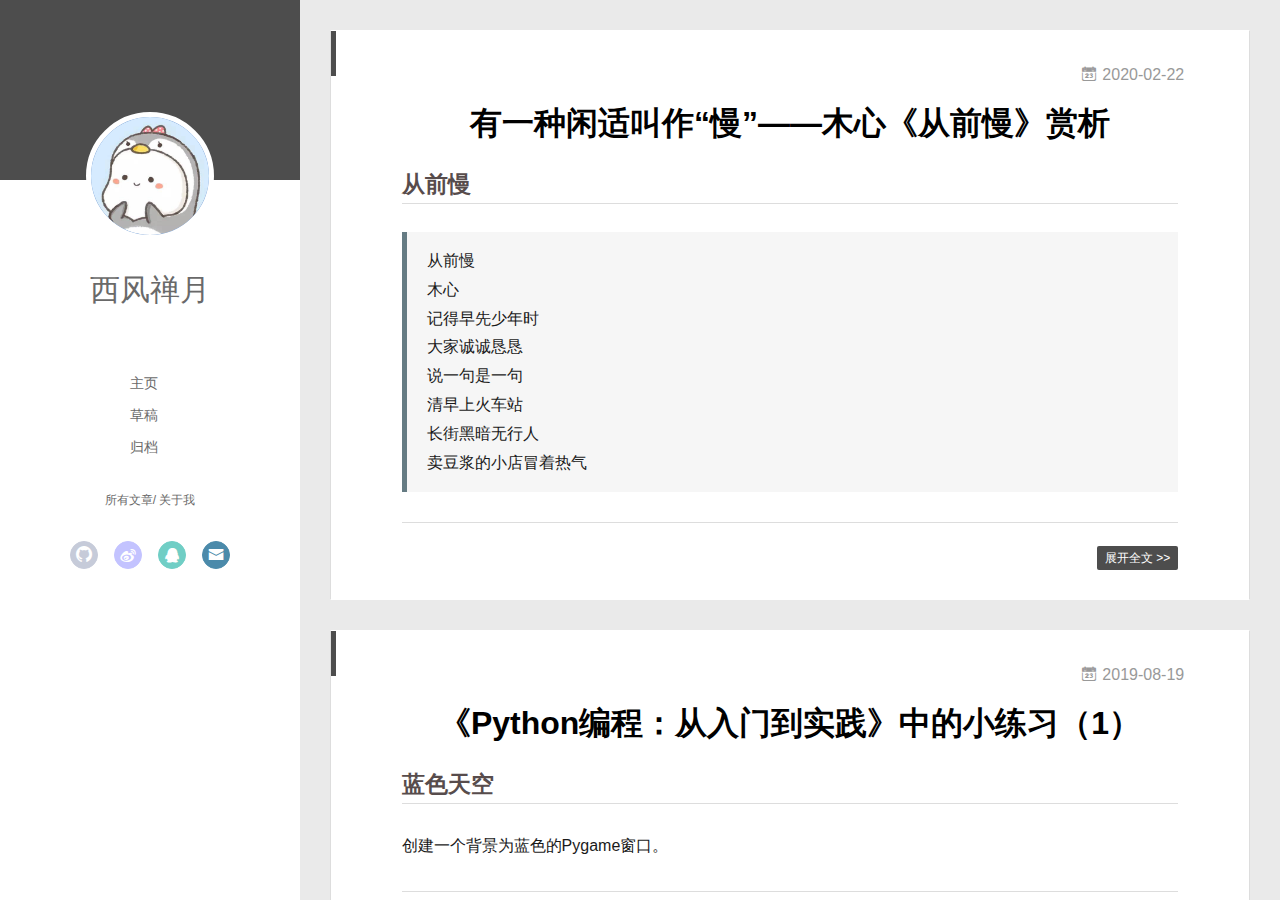
<file: index.html>
<!DOCTYPE html>
<html>
<head>
  <meta charset="utf-8">
  
  <meta name="renderer" content="webkit">
  <meta http-equiv="X-UA-Compatible" content="IE=edge" >
  <link rel="dns-prefetch" href="http://yoursite.com">
  <title>Hexo</title>
  <meta name="viewport" content="width=device-width, initial-scale=1, maximum-scale=1">
  <meta property="og:type" content="website">
<meta property="og:title" content="Hexo">
<meta property="og:url" content="http://yoursite.com/index.html">
<meta property="og:site_name" content="Hexo">
<meta property="og:locale" content="en_US">
<meta property="article:author" content="西风禅月">
<meta name="twitter:card" content="summary">
  
    <link rel="alternative" href="/atom.xml" title="Hexo" type="application/atom+xml">
  
  
    <link rel="icon" href="/favicon.png">
  
  <link rel="stylesheet" type="text/css" href="/./main.0cf68a.css">
  <style type="text/css">
  
    #container.show {
      background: linear-gradient(200deg,#ccc,#000);
    }
  </style>
  

  

<meta name="generator" content="Hexo 4.2.0"></head>

<body>
  <div id="container" q-class="show:isCtnShow">
    <canvas id="anm-canvas" class="anm-canvas"></canvas>
    <div class="left-col" q-class="show:isShow">
      
<div class="overlay" style="background: #4d4d4d"></div>
<div class="intrude-less">
	<header id="header" class="inner">
		<a href="/" class="profilepic">
			<img src="/img/avater.jpg" class="js-avatar">
		</a>
		<hgroup>
		  <h1 class="header-author"><a href="/">西风禅月</a></h1>
		</hgroup>
		

		<nav class="header-menu">
			<ul>
			
				<li><a href="/">主页</a></li>
	        
				<li><a href="/">草稿</a></li>
	        
				<li><a href="/archives/index.html">归档</a></li>
	        
			</ul>
		</nav>
		<nav class="header-smart-menu">
    		
    			
    			<a q-on="click: openSlider(e, 'innerArchive')" href="javascript:void(0)">所有文章</a>
    			
            
    			
    			<a q-on="click: openSlider(e, 'aboutme')" href="javascript:void(0)">关于我</a>
    			
            
		</nav>
		<nav class="header-nav">
			<div class="social">
				
					<a class="github" target="_blank" href="https://github.com/Lvull/" title="github"><i class="icon-github"></i></a>
		        
					<a class="weibo" target="_blank" href="#" title="weibo"><i class="icon-weibo"></i></a>
		        
					<a class="qq" target="_blank" href="http://wpa.qq.com/msgrd?v=3&uin=1990531059&site=qq&menu=yes" title="qq"><i class="icon-qq"></i></a>
		        
					<a class="mail" target="_blank" href="mailto:13202878608@163.com" title="mail"><i class="icon-mail"></i></a>
		        
			</div>
		</nav>
	</header>		
</div>

    </div>
    <div class="mid-col" q-class="show:isShow,hide:isShow|isFalse">
      
<nav id="mobile-nav">
  	<div class="overlay js-overlay" style="background: #4d4d4d"></div>
	<div class="btnctn js-mobile-btnctn">
  		<div class="slider-trigger list" q-on="click: openSlider(e)"><i class="icon icon-sort"></i></div>
	</div>
	<div class="intrude-less">
		<header id="header" class="inner">
			<div class="profilepic">
				<img src="/img/avater.jpg" class="js-avatar">
			</div>
			<hgroup>
			  <h1 class="header-author js-header-author">西风禅月</h1>
			</hgroup>
			
			
			
				
			
				
			
				
			
			
			
			<nav class="header-nav">
				<div class="social">
					
						<a class="github" target="_blank" href="https://github.com/Lvull/" title="github"><i class="icon-github"></i></a>
			        
						<a class="weibo" target="_blank" href="#" title="weibo"><i class="icon-weibo"></i></a>
			        
						<a class="qq" target="_blank" href="http://wpa.qq.com/msgrd?v=3&uin=1990531059&site=qq&menu=yes" title="qq"><i class="icon-qq"></i></a>
			        
						<a class="mail" target="_blank" href="mailto:13202878608@163.com" title="mail"><i class="icon-mail"></i></a>
			        
				</div>
			</nav>

			<nav class="header-menu js-header-menu">
				<ul style="width: 70%">
				
				
					<li style="width: 33.333333333333336%"><a href="/">主页</a></li>
		        
					<li style="width: 33.333333333333336%"><a href="/">草稿</a></li>
		        
					<li style="width: 33.333333333333336%"><a href="/archives/index.html">归档</a></li>
		        
				</ul>
			</nav>
		</header>				
	</div>
	<div class="mobile-mask" style="display:none" q-show="isShow"></div>
</nav>

      <div id="wrapper" class="body-wrap">
        <div class="menu-l">
          <div class="canvas-wrap">
            <canvas data-colors="#eaeaea" data-sectionHeight="100" data-contentId="js-content" id="myCanvas1" class="anm-canvas"></canvas>
          </div>
          <div id="js-content" class="content-ll">
            
  
    <article id="post-有一种闲适叫作“慢”" class="article article-type-post  article-index" itemscope itemprop="blogPost">
  <div class="article-inner">
    
      <header class="article-header">
        <!-- 
  
    <h1 itemprop="name">
      <a class="article-title" href="/2020/02/22/%E6%9C%89%E4%B8%80%E7%A7%8D%E9%97%B2%E9%80%82%E5%8F%AB%E4%BD%9C%E2%80%9C%E6%85%A2%E2%80%9D/">有一种闲适叫作“慢”——木心《从前慢》赏析</a>
    </h1>
  
 -->
        
        <a href="/2020/02/22/%E6%9C%89%E4%B8%80%E7%A7%8D%E9%97%B2%E9%80%82%E5%8F%AB%E4%BD%9C%E2%80%9C%E6%85%A2%E2%80%9D/" class="archive-article-date">
  	<time datetime="2020-02-22T05:47:18.882Z" itemprop="datePublished"><i class="icon-calendar icon"></i>2020-02-22</time>
</a>
        
        <!--显示阅读数-->
        
         <!--显示阅读数-->
      </header>
    
    <div class="article-entry" itemprop="articleBody">
      
      <center><p>
  
    <h1 itemprop="name">
      <a class="article-title_code_ant" href="/2020/02/22/%E6%9C%89%E4%B8%80%E7%A7%8D%E9%97%B2%E9%80%82%E5%8F%AB%E4%BD%9C%E2%80%9C%E6%85%A2%E2%80%9D/">有一种闲适叫作“慢”——木心《从前慢》赏析</a>
    </h1>
  
</p></center>
      
        <h2 id="从前慢"><a href="#从前慢" class="headerlink" title="从前慢"></a>从前慢</h2><blockquote><p>从前慢</p>
<p>木心</p>
<p>记得早先少年时</p>
<p>大家诚诚恳恳</p>
<p>说一句是一句</p>
<p>清早上火车站</p>
<p>长街黑暗无行人</p>
<p>卖豆浆的小店冒着热气</p>
        
      
      <!--显示版权声明-->
      
      
        <div class="declare" hidden="hidden"></div>
      
      <!--显示版权声明-->
      
    </div>
    <div class="article-info article-info-index">
      
      
      

      
        <p class="article-more-link">
          <a class="article-more-a" href="/2020/02/22/%E6%9C%89%E4%B8%80%E7%A7%8D%E9%97%B2%E9%80%82%E5%8F%AB%E4%BD%9C%E2%80%9C%E6%85%A2%E2%80%9D/">展开全文 >></a>
        </p>
      

      
      <div class="clearfix"></div>
    </div>
  </div>
</article>

<aside class="wrap-side-operation">
    <div class="mod-side-operation">
        
        <div class="jump-container" id="js-jump-container" style="display:none;">
            <a href="javascript:void(0)" class="mod-side-operation__jump-to-top">
                <i class="icon-font icon-back"></i>
            </a>
            <div id="js-jump-plan-container" class="jump-plan-container" style="top: -11px;">
                <i class="icon-font icon-plane jump-plane"></i>
            </div>
        </div>
        
        
    </div>
</aside>







  
    <article id="post-《Python编程：从入门到实践》中的小练习（1）" class="article article-type-post  article-index" itemscope itemprop="blogPost">
  <div class="article-inner">
    
      <header class="article-header">
        <!-- 
  
    <h1 itemprop="name">
      <a class="article-title" href="/2019/08/19/%E3%80%8APython%E7%BC%96%E7%A8%8B%EF%BC%9A%E4%BB%8E%E5%85%A5%E9%97%A8%E5%88%B0%E5%AE%9E%E8%B7%B5%E3%80%8B%E4%B8%AD%E7%9A%84%E5%B0%8F%E7%BB%83%E4%B9%A0%EF%BC%881%EF%BC%89/">《Python编程：从入门到实践》中的小练习（1）</a>
    </h1>
  
 -->
        
        <a href="/2019/08/19/%E3%80%8APython%E7%BC%96%E7%A8%8B%EF%BC%9A%E4%BB%8E%E5%85%A5%E9%97%A8%E5%88%B0%E5%AE%9E%E8%B7%B5%E3%80%8B%E4%B8%AD%E7%9A%84%E5%B0%8F%E7%BB%83%E4%B9%A0%EF%BC%881%EF%BC%89/" class="archive-article-date">
  	<time datetime="2019-08-19T03:39:24.000Z" itemprop="datePublished"><i class="icon-calendar icon"></i>2019-08-19</time>
</a>
        
        <!--显示阅读数-->
        
         <!--显示阅读数-->
      </header>
    
    <div class="article-entry" itemprop="articleBody">
      
      <center><p>
  
    <h1 itemprop="name">
      <a class="article-title_code_ant" href="/2019/08/19/%E3%80%8APython%E7%BC%96%E7%A8%8B%EF%BC%9A%E4%BB%8E%E5%85%A5%E9%97%A8%E5%88%B0%E5%AE%9E%E8%B7%B5%E3%80%8B%E4%B8%AD%E7%9A%84%E5%B0%8F%E7%BB%83%E4%B9%A0%EF%BC%881%EF%BC%89/">《Python编程：从入门到实践》中的小练习（1）</a>
    </h1>
  
</p></center>
      
        <h2 id="蓝色天空"><a href="#蓝色天空" class="headerlink" title="蓝色天空"></a>蓝色天空</h2><p> 创建一个背景为蓝色的Pygame窗口。<br>
        
      
      <!--显示版权声明-->
      
      
        <div class="declare" hidden="hidden"></div>
      
      <!--显示版权声明-->
      
    </div>
    <div class="article-info article-info-index">
      
      
	<div class="article-tag tagcloud">
		<i class="icon-price-tags icon"></i>
		<ul class="article-tag-list">
			 
        		<li class="article-tag-list-item">
        			<a href="javascript:void(0)" class="js-tag article-tag-list-link color2">python</a>
        		</li>
      		 
        		<li class="article-tag-list-item">
        			<a href="javascript:void(0)" class="js-tag article-tag-list-link color4">小游戏</a>
        		</li>
      		
		</ul>
	</div>

      

      
        <p class="article-more-link">
          <a class="article-more-a" href="/2019/08/19/%E3%80%8APython%E7%BC%96%E7%A8%8B%EF%BC%9A%E4%BB%8E%E5%85%A5%E9%97%A8%E5%88%B0%E5%AE%9E%E8%B7%B5%E3%80%8B%E4%B8%AD%E7%9A%84%E5%B0%8F%E7%BB%83%E4%B9%A0%EF%BC%881%EF%BC%89/">展开全文 >></a>
        </p>
      

      
      <div class="clearfix"></div>
    </div>
  </div>
</article>

<aside class="wrap-side-operation">
    <div class="mod-side-operation">
        
        <div class="jump-container" id="js-jump-container" style="display:none;">
            <a href="javascript:void(0)" class="mod-side-operation__jump-to-top">
                <i class="icon-font icon-back"></i>
            </a>
            <div id="js-jump-plan-container" class="jump-plan-container" style="top: -11px;">
                <i class="icon-font icon-plane jump-plane"></i>
            </div>
        </div>
        
        
    </div>
</aside>







  
    <article id="post-外星人入侵(python)" class="article article-type-post  article-index" itemscope itemprop="blogPost">
  <div class="article-inner">
    
      <header class="article-header">
        <!-- 
  
    <h1 itemprop="name">
      <a class="article-title" href="/2019/08/08/%E5%A4%96%E6%98%9F%E4%BA%BA%E5%85%A5%E4%BE%B5(python)/">外星人入侵（python)</a>
    </h1>
  
 -->
        
        <a href="/2019/08/08/%E5%A4%96%E6%98%9F%E4%BA%BA%E5%85%A5%E4%BE%B5(python)/" class="archive-article-date">
  	<time datetime="2019-08-08T08:17:29.000Z" itemprop="datePublished"><i class="icon-calendar icon"></i>2019-08-08</time>
</a>
        
        <!--显示阅读数-->
        
         <!--显示阅读数-->
      </header>
    
    <div class="article-entry" itemprop="articleBody">
      
      <center><p>
  
    <h1 itemprop="name">
      <a class="article-title_code_ant" href="/2019/08/08/%E5%A4%96%E6%98%9F%E4%BA%BA%E5%85%A5%E4%BE%B5(python)/">外星人入侵（python)</a>
    </h1>
  
</p></center>
      
        <h2 id="前期准备"><a href="#前期准备" class="headerlink" title="前期准备"></a>前期准备</h2><p>1，python2.7版本（[python官网下载]）(<a href="https://www.python.org/downloads/windows/" target="_blank" rel="noopener">https://www.python.org/downloads/windows/</a>)<br>2，pygame-1.9.4-cp27-cp27m-win_amd64.whl（[百度网盘提取码：iqfq]）(<a href="https://pan.baidu.com/s/1TGvcD1TfbfTd-BMwWWOn0Q" target="_blank" rel="noopener">https://pan.baidu.com/s/1TGvcD1TfbfTd-BMwWWOn0Q</a>)</p>
        
      
      <!--显示版权声明-->
      
      
        <div class="declare" hidden="hidden"></div>
      
      <!--显示版权声明-->
      
    </div>
    <div class="article-info article-info-index">
      
      
	<div class="article-tag tagcloud">
		<i class="icon-price-tags icon"></i>
		<ul class="article-tag-list">
			 
        		<li class="article-tag-list-item">
        			<a href="javascript:void(0)" class="js-tag article-tag-list-link color2">python</a>
        		</li>
      		 
        		<li class="article-tag-list-item">
        			<a href="javascript:void(0)" class="js-tag article-tag-list-link color4">小游戏</a>
        		</li>
      		
		</ul>
	</div>

      
	<div class="article-category tagcloud">
		<i class="icon-book icon"></i>
		<ul class="article-tag-list">
			 
        		<li class="article-tag-list-item">
        			<a href="/categories/Diary//" class="article-tag-list-link color1">Diary</a>
        		</li>
      		
		</ul>
	</div>


      
        <p class="article-more-link">
          <a class="article-more-a" href="/2019/08/08/%E5%A4%96%E6%98%9F%E4%BA%BA%E5%85%A5%E4%BE%B5(python)/">展开全文 >></a>
        </p>
      

      
      <div class="clearfix"></div>
    </div>
  </div>
</article>

<aside class="wrap-side-operation">
    <div class="mod-side-operation">
        
        <div class="jump-container" id="js-jump-container" style="display:none;">
            <a href="javascript:void(0)" class="mod-side-operation__jump-to-top">
                <i class="icon-font icon-back"></i>
            </a>
            <div id="js-jump-plan-container" class="jump-plan-container" style="top: -11px;">
                <i class="icon-font icon-plane jump-plane"></i>
            </div>
        </div>
        
        
    </div>
</aside>







  
  


          </div>
        </div>
      </div>
      <script async src="//busuanzi.ibruce.info/busuanzi/2.3/busuanzi.pure.mini.js"></script>
<footer id="footer">
  <div class="outer">
    <div id="footer-info">
    	<div class="footer-left">
    		&copy; 2020 西风禅月
    	</div>
      	<div class="footer-right">
			  <!-- <a href="http://hexo.io/" target="_blank">Hexo</a>  Theme <a href="https://github.com/litten/hexo-theme-yilia" target="_blank">Yilia</a> by Litten -->
			  <span id="busuanzi_container_site_pv">本站总访问量<span id="busuanzi_value_site_pv"></span>次</span>
			  <span id="busuanzi_container_site_uv">  本站访客数<span id="busuanzi_value_site_uv"></span>人次</span>
      	</div>
    </div>
  </div>
</footer>
    </div>
    
<script>
	var yiliaConfig = {
		mathjax: false,
		isHome: true,
		isPost: false,
		isArchive: false,
		isTag: false,
		isCategory: false,
		open_in_new: false,
		toc_hide_index: true,
		root: "/",
		innerArchive: true,
		showTags: false
	}
</script>

<script>!function(t){function n(e){if(r[e])return r[e].exports;var i=r[e]={exports:{},id:e,loaded:!1};return t[e].call(i.exports,i,i.exports,n),i.loaded=!0,i.exports}var r={};n.m=t,n.c=r,n.p="./",n(0)}([function(t,n,r){r(195),t.exports=r(191)},function(t,n,r){var e=r(3),i=r(52),o=r(27),u=r(28),c=r(53),f="prototype",a=function(t,n,r){var s,l,h,v,p=t&a.F,d=t&a.G,y=t&a.S,g=t&a.P,b=t&a.B,m=d?e:y?e[n]||(e[n]={}):(e[n]||{})[f],x=d?i:i[n]||(i[n]={}),w=x[f]||(x[f]={});d&&(r=n);for(s in r)l=!p&&m&&void 0!==m[s],h=(l?m:r)[s],v=b&&l?c(h,e):g&&"function"==typeof h?c(Function.call,h):h,m&&u(m,s,h,t&a.U),x[s]!=h&&o(x,s,v),g&&w[s]!=h&&(w[s]=h)};e.core=i,a.F=1,a.G=2,a.S=4,a.P=8,a.B=16,a.W=32,a.U=64,a.R=128,t.exports=a},function(t,n,r){var e=r(6);t.exports=function(t){if(!e(t))throw TypeError(t+" is not an object!");return t}},function(t,n){var r=t.exports="undefined"!=typeof window&&window.Math==Math?window:"undefined"!=typeof self&&self.Math==Math?self:Function("return this")();"number"==typeof __g&&(__g=r)},function(t,n){t.exports=function(t){try{return!!t()}catch(t){return!0}}},function(t,n){var r=t.exports="undefined"!=typeof window&&window.Math==Math?window:"undefined"!=typeof self&&self.Math==Math?self:Function("return this")();"number"==typeof __g&&(__g=r)},function(t,n){t.exports=function(t){return"object"==typeof t?null!==t:"function"==typeof t}},function(t,n,r){var e=r(126)("wks"),i=r(76),o=r(3).Symbol,u="function"==typeof o;(t.exports=function(t){return e[t]||(e[t]=u&&o[t]||(u?o:i)("Symbol."+t))}).store=e},function(t,n){var r={}.hasOwnProperty;t.exports=function(t,n){return r.call(t,n)}},function(t,n,r){var e=r(94),i=r(33);t.exports=function(t){return e(i(t))}},function(t,n,r){t.exports=!r(4)(function(){return 7!=Object.defineProperty({},"a",{get:function(){return 7}}).a})},function(t,n,r){var e=r(2),i=r(167),o=r(50),u=Object.defineProperty;n.f=r(10)?Object.defineProperty:function(t,n,r){if(e(t),n=o(n,!0),e(r),i)try{return u(t,n,r)}catch(t){}if("get"in r||"set"in r)throw TypeError("Accessors not supported!");return"value"in r&&(t[n]=r.value),t}},function(t,n,r){t.exports=!r(18)(function(){return 7!=Object.defineProperty({},"a",{get:function(){return 7}}).a})},function(t,n,r){var e=r(14),i=r(22);t.exports=r(12)?function(t,n,r){return e.f(t,n,i(1,r))}:function(t,n,r){return t[n]=r,t}},function(t,n,r){var e=r(20),i=r(58),o=r(42),u=Object.defineProperty;n.f=r(12)?Object.defineProperty:function(t,n,r){if(e(t),n=o(n,!0),e(r),i)try{return u(t,n,r)}catch(t){}if("get"in r||"set"in r)throw TypeError("Accessors not supported!");return"value"in r&&(t[n]=r.value),t}},function(t,n,r){var e=r(40)("wks"),i=r(23),o=r(5).Symbol,u="function"==typeof o;(t.exports=function(t){return e[t]||(e[t]=u&&o[t]||(u?o:i)("Symbol."+t))}).store=e},function(t,n,r){var e=r(67),i=Math.min;t.exports=function(t){return t>0?i(e(t),9007199254740991):0}},function(t,n,r){var e=r(46);t.exports=function(t){return Object(e(t))}},function(t,n){t.exports=function(t){try{return!!t()}catch(t){return!0}}},function(t,n,r){var e=r(63),i=r(34);t.exports=Object.keys||function(t){return e(t,i)}},function(t,n,r){var e=r(21);t.exports=function(t){if(!e(t))throw TypeError(t+" is not an object!");return t}},function(t,n){t.exports=function(t){return"object"==typeof t?null!==t:"function"==typeof t}},function(t,n){t.exports=function(t,n){return{enumerable:!(1&t),configurable:!(2&t),writable:!(4&t),value:n}}},function(t,n){var r=0,e=Math.random();t.exports=function(t){return"Symbol(".concat(void 0===t?"":t,")_",(++r+e).toString(36))}},function(t,n){var r={}.hasOwnProperty;t.exports=function(t,n){return r.call(t,n)}},function(t,n){var r=t.exports={version:"2.4.0"};"number"==typeof __e&&(__e=r)},function(t,n){t.exports=function(t){if("function"!=typeof t)throw TypeError(t+" is not a function!");return t}},function(t,n,r){var e=r(11),i=r(66);t.exports=r(10)?function(t,n,r){return e.f(t,n,i(1,r))}:function(t,n,r){return t[n]=r,t}},function(t,n,r){var e=r(3),i=r(27),o=r(24),u=r(76)("src"),c="toString",f=Function[c],a=(""+f).split(c);r(52).inspectSource=function(t){return f.call(t)},(t.exports=function(t,n,r,c){var f="function"==typeof r;f&&(o(r,"name")||i(r,"name",n)),t[n]!==r&&(f&&(o(r,u)||i(r,u,t[n]?""+t[n]:a.join(String(n)))),t===e?t[n]=r:c?t[n]?t[n]=r:i(t,n,r):(delete t[n],i(t,n,r)))})(Function.prototype,c,function(){return"function"==typeof this&&this[u]||f.call(this)})},function(t,n,r){var e=r(1),i=r(4),o=r(46),u=function(t,n,r,e){var i=String(o(t)),u="<"+n;return""!==r&&(u+=" "+r+'="'+String(e).replace(/"/g,"&quot;")+'"'),u+">"+i+"</"+n+">"};t.exports=function(t,n){var r={};r[t]=n(u),e(e.P+e.F*i(function(){var n=""[t]('"');return n!==n.toLowerCase()||n.split('"').length>3}),"String",r)}},function(t,n,r){var e=r(115),i=r(46);t.exports=function(t){return e(i(t))}},function(t,n,r){var e=r(116),i=r(66),o=r(30),u=r(50),c=r(24),f=r(167),a=Object.getOwnPropertyDescriptor;n.f=r(10)?a:function(t,n){if(t=o(t),n=u(n,!0),f)try{return a(t,n)}catch(t){}if(c(t,n))return i(!e.f.call(t,n),t[n])}},function(t,n,r){var e=r(24),i=r(17),o=r(145)("IE_PROTO"),u=Object.prototype;t.exports=Object.getPrototypeOf||function(t){return t=i(t),e(t,o)?t[o]:"function"==typeof t.constructor&&t instanceof t.constructor?t.constructor.prototype:t instanceof Object?u:null}},function(t,n){t.exports=function(t){if(void 0==t)throw TypeError("Can't call method on  "+t);return t}},function(t,n){t.exports="constructor,hasOwnProperty,isPrototypeOf,propertyIsEnumerable,toLocaleString,toString,valueOf".split(",")},function(t,n){t.exports={}},function(t,n){t.exports=!0},function(t,n){n.f={}.propertyIsEnumerable},function(t,n,r){var e=r(14).f,i=r(8),o=r(15)("toStringTag");t.exports=function(t,n,r){t&&!i(t=r?t:t.prototype,o)&&e(t,o,{configurable:!0,value:n})}},function(t,n,r){var e=r(40)("keys"),i=r(23);t.exports=function(t){return e[t]||(e[t]=i(t))}},function(t,n,r){var e=r(5),i="__core-js_shared__",o=e[i]||(e[i]={});t.exports=function(t){return o[t]||(o[t]={})}},function(t,n){var r=Math.ceil,e=Math.floor;t.exports=function(t){return isNaN(t=+t)?0:(t>0?e:r)(t)}},function(t,n,r){var e=r(21);t.exports=function(t,n){if(!e(t))return t;var r,i;if(n&&"function"==typeof(r=t.toString)&&!e(i=r.call(t)))return i;if("function"==typeof(r=t.valueOf)&&!e(i=r.call(t)))return i;if(!n&&"function"==typeof(r=t.toString)&&!e(i=r.call(t)))return i;throw TypeError("Can't convert object to primitive value")}},function(t,n,r){var e=r(5),i=r(25),o=r(36),u=r(44),c=r(14).f;t.exports=function(t){var n=i.Symbol||(i.Symbol=o?{}:e.Symbol||{});"_"==t.charAt(0)||t in n||c(n,t,{value:u.f(t)})}},function(t,n,r){n.f=r(15)},function(t,n){var r={}.toString;t.exports=function(t){return r.call(t).slice(8,-1)}},function(t,n){t.exports=function(t){if(void 0==t)throw TypeError("Can't call method on  "+t);return t}},function(t,n,r){var e=r(4);t.exports=function(t,n){return!!t&&e(function(){n?t.call(null,function(){},1):t.call(null)})}},function(t,n,r){var e=r(53),i=r(115),o=r(17),u=r(16),c=r(203);t.exports=function(t,n){var r=1==t,f=2==t,a=3==t,s=4==t,l=6==t,h=5==t||l,v=n||c;return function(n,c,p){for(var d,y,g=o(n),b=i(g),m=e(c,p,3),x=u(b.length),w=0,S=r?v(n,x):f?v(n,0):void 0;x>w;w++)if((h||w in b)&&(d=b[w],y=m(d,w,g),t))if(r)S[w]=y;else if(y)switch(t){case 3:return!0;case 5:return d;case 6:return w;case 2:S.push(d)}else if(s)return!1;return l?-1:a||s?s:S}}},function(t,n,r){var e=r(1),i=r(52),o=r(4);t.exports=function(t,n){var r=(i.Object||{})[t]||Object[t],u={};u[t]=n(r),e(e.S+e.F*o(function(){r(1)}),"Object",u)}},function(t,n,r){var e=r(6);t.exports=function(t,n){if(!e(t))return t;var r,i;if(n&&"function"==typeof(r=t.toString)&&!e(i=r.call(t)))return i;if("function"==typeof(r=t.valueOf)&&!e(i=r.call(t)))return i;if(!n&&"function"==typeof(r=t.toString)&&!e(i=r.call(t)))return i;throw TypeError("Can't convert object to primitive value")}},function(t,n,r){var e=r(5),i=r(25),o=r(91),u=r(13),c="prototype",f=function(t,n,r){var a,s,l,h=t&f.F,v=t&f.G,p=t&f.S,d=t&f.P,y=t&f.B,g=t&f.W,b=v?i:i[n]||(i[n]={}),m=b[c],x=v?e:p?e[n]:(e[n]||{})[c];v&&(r=n);for(a in r)(s=!h&&x&&void 0!==x[a])&&a in b||(l=s?x[a]:r[a],b[a]=v&&"function"!=typeof x[a]?r[a]:y&&s?o(l,e):g&&x[a]==l?function(t){var n=function(n,r,e){if(this instanceof t){switch(arguments.length){case 0:return new t;case 1:return new t(n);case 2:return new t(n,r)}return new t(n,r,e)}return t.apply(this,arguments)};return n[c]=t[c],n}(l):d&&"function"==typeof l?o(Function.call,l):l,d&&((b.virtual||(b.virtual={}))[a]=l,t&f.R&&m&&!m[a]&&u(m,a,l)))};f.F=1,f.G=2,f.S=4,f.P=8,f.B=16,f.W=32,f.U=64,f.R=128,t.exports=f},function(t,n){var r=t.exports={version:"2.4.0"};"number"==typeof __e&&(__e=r)},function(t,n,r){var e=r(26);t.exports=function(t,n,r){if(e(t),void 0===n)return t;switch(r){case 1:return function(r){return t.call(n,r)};case 2:return function(r,e){return t.call(n,r,e)};case 3:return function(r,e,i){return t.call(n,r,e,i)}}return function(){return t.apply(n,arguments)}}},function(t,n,r){var e=r(183),i=r(1),o=r(126)("metadata"),u=o.store||(o.store=new(r(186))),c=function(t,n,r){var i=u.get(t);if(!i){if(!r)return;u.set(t,i=new e)}var o=i.get(n);if(!o){if(!r)return;i.set(n,o=new e)}return o},f=function(t,n,r){var e=c(n,r,!1);return void 0!==e&&e.has(t)},a=function(t,n,r){var e=c(n,r,!1);return void 0===e?void 0:e.get(t)},s=function(t,n,r,e){c(r,e,!0).set(t,n)},l=function(t,n){var r=c(t,n,!1),e=[];return r&&r.forEach(function(t,n){e.push(n)}),e},h=function(t){return void 0===t||"symbol"==typeof t?t:String(t)},v=function(t){i(i.S,"Reflect",t)};t.exports={store:u,map:c,has:f,get:a,set:s,keys:l,key:h,exp:v}},function(t,n,r){"use strict";if(r(10)){var e=r(69),i=r(3),o=r(4),u=r(1),c=r(127),f=r(152),a=r(53),s=r(68),l=r(66),h=r(27),v=r(73),p=r(67),d=r(16),y=r(75),g=r(50),b=r(24),m=r(180),x=r(114),w=r(6),S=r(17),_=r(137),O=r(70),E=r(32),P=r(71).f,j=r(154),F=r(76),M=r(7),A=r(48),N=r(117),T=r(146),I=r(155),k=r(80),L=r(123),R=r(74),C=r(130),D=r(160),U=r(11),W=r(31),G=U.f,B=W.f,V=i.RangeError,z=i.TypeError,q=i.Uint8Array,K="ArrayBuffer",J="Shared"+K,Y="BYTES_PER_ELEMENT",H="prototype",$=Array[H],X=f.ArrayBuffer,Q=f.DataView,Z=A(0),tt=A(2),nt=A(3),rt=A(4),et=A(5),it=A(6),ot=N(!0),ut=N(!1),ct=I.values,ft=I.keys,at=I.entries,st=$.lastIndexOf,lt=$.reduce,ht=$.reduceRight,vt=$.join,pt=$.sort,dt=$.slice,yt=$.toString,gt=$.toLocaleString,bt=M("iterator"),mt=M("toStringTag"),xt=F("typed_constructor"),wt=F("def_constructor"),St=c.CONSTR,_t=c.TYPED,Ot=c.VIEW,Et="Wrong length!",Pt=A(1,function(t,n){return Tt(T(t,t[wt]),n)}),jt=o(function(){return 1===new q(new Uint16Array([1]).buffer)[0]}),Ft=!!q&&!!q[H].set&&o(function(){new q(1).set({})}),Mt=function(t,n){if(void 0===t)throw z(Et);var r=+t,e=d(t);if(n&&!m(r,e))throw V(Et);return e},At=function(t,n){var r=p(t);if(r<0||r%n)throw V("Wrong offset!");return r},Nt=function(t){if(w(t)&&_t in t)return t;throw z(t+" is not a typed array!")},Tt=function(t,n){if(!(w(t)&&xt in t))throw z("It is not a typed array constructor!");return new t(n)},It=function(t,n){return kt(T(t,t[wt]),n)},kt=function(t,n){for(var r=0,e=n.length,i=Tt(t,e);e>r;)i[r]=n[r++];return i},Lt=function(t,n,r){G(t,n,{get:function(){return this._d[r]}})},Rt=function(t){var n,r,e,i,o,u,c=S(t),f=arguments.length,s=f>1?arguments[1]:void 0,l=void 0!==s,h=j(c);if(void 0!=h&&!_(h)){for(u=h.call(c),e=[],n=0;!(o=u.next()).done;n++)e.push(o.value);c=e}for(l&&f>2&&(s=a(s,arguments[2],2)),n=0,r=d(c.length),i=Tt(this,r);r>n;n++)i[n]=l?s(c[n],n):c[n];return i},Ct=function(){for(var t=0,n=arguments.length,r=Tt(this,n);n>t;)r[t]=arguments[t++];return r},Dt=!!q&&o(function(){gt.call(new q(1))}),Ut=function(){return gt.apply(Dt?dt.call(Nt(this)):Nt(this),arguments)},Wt={copyWithin:function(t,n){return D.call(Nt(this),t,n,arguments.length>2?arguments[2]:void 0)},every:function(t){return rt(Nt(this),t,arguments.length>1?arguments[1]:void 0)},fill:function(t){return C.apply(Nt(this),arguments)},filter:function(t){return It(this,tt(Nt(this),t,arguments.length>1?arguments[1]:void 0))},find:function(t){return et(Nt(this),t,arguments.length>1?arguments[1]:void 0)},findIndex:function(t){return it(Nt(this),t,arguments.length>1?arguments[1]:void 0)},forEach:function(t){Z(Nt(this),t,arguments.length>1?arguments[1]:void 0)},indexOf:function(t){return ut(Nt(this),t,arguments.length>1?arguments[1]:void 0)},includes:function(t){return ot(Nt(this),t,arguments.length>1?arguments[1]:void 0)},join:function(t){return vt.apply(Nt(this),arguments)},lastIndexOf:function(t){return st.apply(Nt(this),arguments)},map:function(t){return Pt(Nt(this),t,arguments.length>1?arguments[1]:void 0)},reduce:function(t){return lt.apply(Nt(this),arguments)},reduceRight:function(t){return ht.apply(Nt(this),arguments)},reverse:function(){for(var t,n=this,r=Nt(n).length,e=Math.floor(r/2),i=0;i<e;)t=n[i],n[i++]=n[--r],n[r]=t;return n},some:function(t){return nt(Nt(this),t,arguments.length>1?arguments[1]:void 0)},sort:function(t){return pt.call(Nt(this),t)},subarray:function(t,n){var r=Nt(this),e=r.length,i=y(t,e);return new(T(r,r[wt]))(r.buffer,r.byteOffset+i*r.BYTES_PER_ELEMENT,d((void 0===n?e:y(n,e))-i))}},Gt=function(t,n){return It(this,dt.call(Nt(this),t,n))},Bt=function(t){Nt(this);var n=At(arguments[1],1),r=this.length,e=S(t),i=d(e.length),o=0;if(i+n>r)throw V(Et);for(;o<i;)this[n+o]=e[o++]},Vt={entries:function(){return at.call(Nt(this))},keys:function(){return ft.call(Nt(this))},values:function(){return ct.call(Nt(this))}},zt=function(t,n){return w(t)&&t[_t]&&"symbol"!=typeof n&&n in t&&String(+n)==String(n)},qt=function(t,n){return zt(t,n=g(n,!0))?l(2,t[n]):B(t,n)},Kt=function(t,n,r){return!(zt(t,n=g(n,!0))&&w(r)&&b(r,"value"))||b(r,"get")||b(r,"set")||r.configurable||b(r,"writable")&&!r.writable||b(r,"enumerable")&&!r.enumerable?G(t,n,r):(t[n]=r.value,t)};St||(W.f=qt,U.f=Kt),u(u.S+u.F*!St,"Object",{getOwnPropertyDescriptor:qt,defineProperty:Kt}),o(function(){yt.call({})})&&(yt=gt=function(){return vt.call(this)});var Jt=v({},Wt);v(Jt,Vt),h(Jt,bt,Vt.values),v(Jt,{slice:Gt,set:Bt,constructor:function(){},toString:yt,toLocaleString:Ut}),Lt(Jt,"buffer","b"),Lt(Jt,"byteOffset","o"),Lt(Jt,"byteLength","l"),Lt(Jt,"length","e"),G(Jt,mt,{get:function(){return this[_t]}}),t.exports=function(t,n,r,f){f=!!f;var a=t+(f?"Clamped":"")+"Array",l="Uint8Array"!=a,v="get"+t,p="set"+t,y=i[a],g=y||{},b=y&&E(y),m=!y||!c.ABV,S={},_=y&&y[H],j=function(t,r){var e=t._d;return e.v[v](r*n+e.o,jt)},F=function(t,r,e){var i=t._d;f&&(e=(e=Math.round(e))<0?0:e>255?255:255&e),i.v[p](r*n+i.o,e,jt)},M=function(t,n){G(t,n,{get:function(){return j(this,n)},set:function(t){return F(this,n,t)},enumerable:!0})};m?(y=r(function(t,r,e,i){s(t,y,a,"_d");var o,u,c,f,l=0,v=0;if(w(r)){if(!(r instanceof X||(f=x(r))==K||f==J))return _t in r?kt(y,r):Rt.call(y,r);o=r,v=At(e,n);var p=r.byteLength;if(void 0===i){if(p%n)throw V(Et);if((u=p-v)<0)throw V(Et)}else if((u=d(i)*n)+v>p)throw V(Et);c=u/n}else c=Mt(r,!0),u=c*n,o=new X(u);for(h(t,"_d",{b:o,o:v,l:u,e:c,v:new Q(o)});l<c;)M(t,l++)}),_=y[H]=O(Jt),h(_,"constructor",y)):L(function(t){new y(null),new y(t)},!0)||(y=r(function(t,r,e,i){s(t,y,a);var o;return w(r)?r instanceof X||(o=x(r))==K||o==J?void 0!==i?new g(r,At(e,n),i):void 0!==e?new g(r,At(e,n)):new g(r):_t in r?kt(y,r):Rt.call(y,r):new g(Mt(r,l))}),Z(b!==Function.prototype?P(g).concat(P(b)):P(g),function(t){t in y||h(y,t,g[t])}),y[H]=_,e||(_.constructor=y));var A=_[bt],N=!!A&&("values"==A.name||void 0==A.name),T=Vt.values;h(y,xt,!0),h(_,_t,a),h(_,Ot,!0),h(_,wt,y),(f?new y(1)[mt]==a:mt in _)||G(_,mt,{get:function(){return a}}),S[a]=y,u(u.G+u.W+u.F*(y!=g),S),u(u.S,a,{BYTES_PER_ELEMENT:n,from:Rt,of:Ct}),Y in _||h(_,Y,n),u(u.P,a,Wt),R(a),u(u.P+u.F*Ft,a,{set:Bt}),u(u.P+u.F*!N,a,Vt),u(u.P+u.F*(_.toString!=yt),a,{toString:yt}),u(u.P+u.F*o(function(){new y(1).slice()}),a,{slice:Gt}),u(u.P+u.F*(o(function(){return[1,2].toLocaleString()!=new y([1,2]).toLocaleString()})||!o(function(){_.toLocaleString.call([1,2])})),a,{toLocaleString:Ut}),k[a]=N?A:T,e||N||h(_,bt,T)}}else t.exports=function(){}},function(t,n){var r={}.toString;t.exports=function(t){return r.call(t).slice(8,-1)}},function(t,n,r){var e=r(21),i=r(5).document,o=e(i)&&e(i.createElement);t.exports=function(t){return o?i.createElement(t):{}}},function(t,n,r){t.exports=!r(12)&&!r(18)(function(){return 7!=Object.defineProperty(r(57)("div"),"a",{get:function(){return 7}}).a})},function(t,n,r){"use strict";var e=r(36),i=r(51),o=r(64),u=r(13),c=r(8),f=r(35),a=r(96),s=r(38),l=r(103),h=r(15)("iterator"),v=!([].keys&&"next"in[].keys()),p="keys",d="values",y=function(){return this};t.exports=function(t,n,r,g,b,m,x){a(r,n,g);var w,S,_,O=function(t){if(!v&&t in F)return F[t];switch(t){case p:case d:return function(){return new r(this,t)}}return function(){return new r(this,t)}},E=n+" Iterator",P=b==d,j=!1,F=t.prototype,M=F[h]||F["@@iterator"]||b&&F[b],A=M||O(b),N=b?P?O("entries"):A:void 0,T="Array"==n?F.entries||M:M;if(T&&(_=l(T.call(new t)))!==Object.prototype&&(s(_,E,!0),e||c(_,h)||u(_,h,y)),P&&M&&M.name!==d&&(j=!0,A=function(){return M.call(this)}),e&&!x||!v&&!j&&F[h]||u(F,h,A),f[n]=A,f[E]=y,b)if(w={values:P?A:O(d),keys:m?A:O(p),entries:N},x)for(S in w)S in F||o(F,S,w[S]);else i(i.P+i.F*(v||j),n,w);return w}},function(t,n,r){var e=r(20),i=r(100),o=r(34),u=r(39)("IE_PROTO"),c=function(){},f="prototype",a=function(){var t,n=r(57)("iframe"),e=o.length;for(n.style.display="none",r(93).appendChild(n),n.src="javascript:",t=n.contentWindow.document,t.open(),t.write("<script>document.F=Object<\/script>"),t.close(),a=t.F;e--;)delete a[f][o[e]];return a()};t.exports=Object.create||function(t,n){var r;return null!==t?(c[f]=e(t),r=new c,c[f]=null,r[u]=t):r=a(),void 0===n?r:i(r,n)}},function(t,n,r){var e=r(63),i=r(34).concat("length","prototype");n.f=Object.getOwnPropertyNames||function(t){return e(t,i)}},function(t,n){n.f=Object.getOwnPropertySymbols},function(t,n,r){var e=r(8),i=r(9),o=r(90)(!1),u=r(39)("IE_PROTO");t.exports=function(t,n){var r,c=i(t),f=0,a=[];for(r in c)r!=u&&e(c,r)&&a.push(r);for(;n.length>f;)e(c,r=n[f++])&&(~o(a,r)||a.push(r));return a}},function(t,n,r){t.exports=r(13)},function(t,n,r){var e=r(76)("meta"),i=r(6),o=r(24),u=r(11).f,c=0,f=Object.isExtensible||function(){return!0},a=!r(4)(function(){return f(Object.preventExtensions({}))}),s=function(t){u(t,e,{value:{i:"O"+ ++c,w:{}}})},l=function(t,n){if(!i(t))return"symbol"==typeof t?t:("string"==typeof t?"S":"P")+t;if(!o(t,e)){if(!f(t))return"F";if(!n)return"E";s(t)}return t[e].i},h=function(t,n){if(!o(t,e)){if(!f(t))return!0;if(!n)return!1;s(t)}return t[e].w},v=function(t){return a&&p.NEED&&f(t)&&!o(t,e)&&s(t),t},p=t.exports={KEY:e,NEED:!1,fastKey:l,getWeak:h,onFreeze:v}},function(t,n){t.exports=function(t,n){return{enumerable:!(1&t),configurable:!(2&t),writable:!(4&t),value:n}}},function(t,n){var r=Math.ceil,e=Math.floor;t.exports=function(t){return isNaN(t=+t)?0:(t>0?e:r)(t)}},function(t,n){t.exports=function(t,n,r,e){if(!(t instanceof n)||void 0!==e&&e in t)throw TypeError(r+": incorrect invocation!");return t}},function(t,n){t.exports=!1},function(t,n,r){var e=r(2),i=r(173),o=r(133),u=r(145)("IE_PROTO"),c=function(){},f="prototype",a=function(){var t,n=r(132)("iframe"),e=o.length;for(n.style.display="none",r(135).appendChild(n),n.src="javascript:",t=n.contentWindow.document,t.open(),t.write("<script>document.F=Object<\/script>"),t.close(),a=t.F;e--;)delete a[f][o[e]];return a()};t.exports=Object.create||function(t,n){var r;return null!==t?(c[f]=e(t),r=new c,c[f]=null,r[u]=t):r=a(),void 0===n?r:i(r,n)}},function(t,n,r){var e=r(175),i=r(133).concat("length","prototype");n.f=Object.getOwnPropertyNames||function(t){return e(t,i)}},function(t,n,r){var e=r(175),i=r(133);t.exports=Object.keys||function(t){return e(t,i)}},function(t,n,r){var e=r(28);t.exports=function(t,n,r){for(var i in n)e(t,i,n[i],r);return t}},function(t,n,r){"use strict";var e=r(3),i=r(11),o=r(10),u=r(7)("species");t.exports=function(t){var n=e[t];o&&n&&!n[u]&&i.f(n,u,{configurable:!0,get:function(){return this}})}},function(t,n,r){var e=r(67),i=Math.max,o=Math.min;t.exports=function(t,n){return t=e(t),t<0?i(t+n,0):o(t,n)}},function(t,n){var r=0,e=Math.random();t.exports=function(t){return"Symbol(".concat(void 0===t?"":t,")_",(++r+e).toString(36))}},function(t,n,r){var e=r(33);t.exports=function(t){return Object(e(t))}},function(t,n,r){var e=r(7)("unscopables"),i=Array.prototype;void 0==i[e]&&r(27)(i,e,{}),t.exports=function(t){i[e][t]=!0}},function(t,n,r){var e=r(53),i=r(169),o=r(137),u=r(2),c=r(16),f=r(154),a={},s={},n=t.exports=function(t,n,r,l,h){var v,p,d,y,g=h?function(){return t}:f(t),b=e(r,l,n?2:1),m=0;if("function"!=typeof g)throw TypeError(t+" is not iterable!");if(o(g)){for(v=c(t.length);v>m;m++)if((y=n?b(u(p=t[m])[0],p[1]):b(t[m]))===a||y===s)return y}else for(d=g.call(t);!(p=d.next()).done;)if((y=i(d,b,p.value,n))===a||y===s)return y};n.BREAK=a,n.RETURN=s},function(t,n){t.exports={}},function(t,n,r){var e=r(11).f,i=r(24),o=r(7)("toStringTag");t.exports=function(t,n,r){t&&!i(t=r?t:t.prototype,o)&&e(t,o,{configurable:!0,value:n})}},function(t,n,r){var e=r(1),i=r(46),o=r(4),u=r(150),c="["+u+"]",f="​",a=RegExp("^"+c+c+"*"),s=RegExp(c+c+"*$"),l=function(t,n,r){var i={},c=o(function(){return!!u[t]()||f[t]()!=f}),a=i[t]=c?n(h):u[t];r&&(i[r]=a),e(e.P+e.F*c,"String",i)},h=l.trim=function(t,n){return t=String(i(t)),1&n&&(t=t.replace(a,"")),2&n&&(t=t.replace(s,"")),t};t.exports=l},function(t,n,r){t.exports={default:r(86),__esModule:!0}},function(t,n,r){t.exports={default:r(87),__esModule:!0}},function(t,n,r){"use strict";function e(t){return t&&t.__esModule?t:{default:t}}n.__esModule=!0;var i=r(84),o=e(i),u=r(83),c=e(u),f="function"==typeof c.default&&"symbol"==typeof o.default?function(t){return typeof t}:function(t){return t&&"function"==typeof c.default&&t.constructor===c.default&&t!==c.default.prototype?"symbol":typeof t};n.default="function"==typeof c.default&&"symbol"===f(o.default)?function(t){return void 0===t?"undefined":f(t)}:function(t){return t&&"function"==typeof c.default&&t.constructor===c.default&&t!==c.default.prototype?"symbol":void 0===t?"undefined":f(t)}},function(t,n,r){r(110),r(108),r(111),r(112),t.exports=r(25).Symbol},function(t,n,r){r(109),r(113),t.exports=r(44).f("iterator")},function(t,n){t.exports=function(t){if("function"!=typeof t)throw TypeError(t+" is not a function!");return t}},function(t,n){t.exports=function(){}},function(t,n,r){var e=r(9),i=r(106),o=r(105);t.exports=function(t){return function(n,r,u){var c,f=e(n),a=i(f.length),s=o(u,a);if(t&&r!=r){for(;a>s;)if((c=f[s++])!=c)return!0}else for(;a>s;s++)if((t||s in f)&&f[s]===r)return t||s||0;return!t&&-1}}},function(t,n,r){var e=r(88);t.exports=function(t,n,r){if(e(t),void 0===n)return t;switch(r){case 1:return function(r){return t.call(n,r)};case 2:return function(r,e){return t.call(n,r,e)};case 3:return function(r,e,i){return t.call(n,r,e,i)}}return function(){return t.apply(n,arguments)}}},function(t,n,r){var e=r(19),i=r(62),o=r(37);t.exports=function(t){var n=e(t),r=i.f;if(r)for(var u,c=r(t),f=o.f,a=0;c.length>a;)f.call(t,u=c[a++])&&n.push(u);return n}},function(t,n,r){t.exports=r(5).document&&document.documentElement},function(t,n,r){var e=r(56);t.exports=Object("z").propertyIsEnumerable(0)?Object:function(t){return"String"==e(t)?t.split(""):Object(t)}},function(t,n,r){var e=r(56);t.exports=Array.isArray||function(t){return"Array"==e(t)}},function(t,n,r){"use strict";var e=r(60),i=r(22),o=r(38),u={};r(13)(u,r(15)("iterator"),function(){return this}),t.exports=function(t,n,r){t.prototype=e(u,{next:i(1,r)}),o(t,n+" Iterator")}},function(t,n){t.exports=function(t,n){return{value:n,done:!!t}}},function(t,n,r){var e=r(19),i=r(9);t.exports=function(t,n){for(var r,o=i(t),u=e(o),c=u.length,f=0;c>f;)if(o[r=u[f++]]===n)return r}},function(t,n,r){var e=r(23)("meta"),i=r(21),o=r(8),u=r(14).f,c=0,f=Object.isExtensible||function(){return!0},a=!r(18)(function(){return f(Object.preventExtensions({}))}),s=function(t){u(t,e,{value:{i:"O"+ ++c,w:{}}})},l=function(t,n){if(!i(t))return"symbol"==typeof t?t:("string"==typeof t?"S":"P")+t;if(!o(t,e)){if(!f(t))return"F";if(!n)return"E";s(t)}return t[e].i},h=function(t,n){if(!o(t,e)){if(!f(t))return!0;if(!n)return!1;s(t)}return t[e].w},v=function(t){return a&&p.NEED&&f(t)&&!o(t,e)&&s(t),t},p=t.exports={KEY:e,NEED:!1,fastKey:l,getWeak:h,onFreeze:v}},function(t,n,r){var e=r(14),i=r(20),o=r(19);t.exports=r(12)?Object.defineProperties:function(t,n){i(t);for(var r,u=o(n),c=u.length,f=0;c>f;)e.f(t,r=u[f++],n[r]);return t}},function(t,n,r){var e=r(37),i=r(22),o=r(9),u=r(42),c=r(8),f=r(58),a=Object.getOwnPropertyDescriptor;n.f=r(12)?a:function(t,n){if(t=o(t),n=u(n,!0),f)try{return a(t,n)}catch(t){}if(c(t,n))return i(!e.f.call(t,n),t[n])}},function(t,n,r){var e=r(9),i=r(61).f,o={}.toString,u="object"==typeof window&&window&&Object.getOwnPropertyNames?Object.getOwnPropertyNames(window):[],c=function(t){try{return i(t)}catch(t){return u.slice()}};t.exports.f=function(t){return u&&"[object Window]"==o.call(t)?c(t):i(e(t))}},function(t,n,r){var e=r(8),i=r(77),o=r(39)("IE_PROTO"),u=Object.prototype;t.exports=Object.getPrototypeOf||function(t){return t=i(t),e(t,o)?t[o]:"function"==typeof t.constructor&&t instanceof t.constructor?t.constructor.prototype:t instanceof Object?u:null}},function(t,n,r){var e=r(41),i=r(33);t.exports=function(t){return function(n,r){var o,u,c=String(i(n)),f=e(r),a=c.length;return f<0||f>=a?t?"":void 0:(o=c.charCodeAt(f),o<55296||o>56319||f+1===a||(u=c.charCodeAt(f+1))<56320||u>57343?t?c.charAt(f):o:t?c.slice(f,f+2):u-56320+(o-55296<<10)+65536)}}},function(t,n,r){var e=r(41),i=Math.max,o=Math.min;t.exports=function(t,n){return t=e(t),t<0?i(t+n,0):o(t,n)}},function(t,n,r){var e=r(41),i=Math.min;t.exports=function(t){return t>0?i(e(t),9007199254740991):0}},function(t,n,r){"use strict";var e=r(89),i=r(97),o=r(35),u=r(9);t.exports=r(59)(Array,"Array",function(t,n){this._t=u(t),this._i=0,this._k=n},function(){var t=this._t,n=this._k,r=this._i++;return!t||r>=t.length?(this._t=void 0,i(1)):"keys"==n?i(0,r):"values"==n?i(0,t[r]):i(0,[r,t[r]])},"values"),o.Arguments=o.Array,e("keys"),e("values"),e("entries")},function(t,n){},function(t,n,r){"use strict";var e=r(104)(!0);r(59)(String,"String",function(t){this._t=String(t),this._i=0},function(){var t,n=this._t,r=this._i;return r>=n.length?{value:void 0,done:!0}:(t=e(n,r),this._i+=t.length,{value:t,done:!1})})},function(t,n,r){"use strict";var e=r(5),i=r(8),o=r(12),u=r(51),c=r(64),f=r(99).KEY,a=r(18),s=r(40),l=r(38),h=r(23),v=r(15),p=r(44),d=r(43),y=r(98),g=r(92),b=r(95),m=r(20),x=r(9),w=r(42),S=r(22),_=r(60),O=r(102),E=r(101),P=r(14),j=r(19),F=E.f,M=P.f,A=O.f,N=e.Symbol,T=e.JSON,I=T&&T.stringify,k="prototype",L=v("_hidden"),R=v("toPrimitive"),C={}.propertyIsEnumerable,D=s("symbol-registry"),U=s("symbols"),W=s("op-symbols"),G=Object[k],B="function"==typeof N,V=e.QObject,z=!V||!V[k]||!V[k].findChild,q=o&&a(function(){return 7!=_(M({},"a",{get:function(){return M(this,"a",{value:7}).a}})).a})?function(t,n,r){var e=F(G,n);e&&delete G[n],M(t,n,r),e&&t!==G&&M(G,n,e)}:M,K=function(t){var n=U[t]=_(N[k]);return n._k=t,n},J=B&&"symbol"==typeof N.iterator?function(t){return"symbol"==typeof t}:function(t){return t instanceof N},Y=function(t,n,r){return t===G&&Y(W,n,r),m(t),n=w(n,!0),m(r),i(U,n)?(r.enumerable?(i(t,L)&&t[L][n]&&(t[L][n]=!1),r=_(r,{enumerable:S(0,!1)})):(i(t,L)||M(t,L,S(1,{})),t[L][n]=!0),q(t,n,r)):M(t,n,r)},H=function(t,n){m(t);for(var r,e=g(n=x(n)),i=0,o=e.length;o>i;)Y(t,r=e[i++],n[r]);return t},$=function(t,n){return void 0===n?_(t):H(_(t),n)},X=function(t){var n=C.call(this,t=w(t,!0));return!(this===G&&i(U,t)&&!i(W,t))&&(!(n||!i(this,t)||!i(U,t)||i(this,L)&&this[L][t])||n)},Q=function(t,n){if(t=x(t),n=w(n,!0),t!==G||!i(U,n)||i(W,n)){var r=F(t,n);return!r||!i(U,n)||i(t,L)&&t[L][n]||(r.enumerable=!0),r}},Z=function(t){for(var n,r=A(x(t)),e=[],o=0;r.length>o;)i(U,n=r[o++])||n==L||n==f||e.push(n);return e},tt=function(t){for(var n,r=t===G,e=A(r?W:x(t)),o=[],u=0;e.length>u;)!i(U,n=e[u++])||r&&!i(G,n)||o.push(U[n]);return o};B||(N=function(){if(this instanceof N)throw TypeError("Symbol is not a constructor!");var t=h(arguments.length>0?arguments[0]:void 0),n=function(r){this===G&&n.call(W,r),i(this,L)&&i(this[L],t)&&(this[L][t]=!1),q(this,t,S(1,r))};return o&&z&&q(G,t,{configurable:!0,set:n}),K(t)},c(N[k],"toString",function(){return this._k}),E.f=Q,P.f=Y,r(61).f=O.f=Z,r(37).f=X,r(62).f=tt,o&&!r(36)&&c(G,"propertyIsEnumerable",X,!0),p.f=function(t){return K(v(t))}),u(u.G+u.W+u.F*!B,{Symbol:N});for(var nt="hasInstance,isConcatSpreadable,iterator,match,replace,search,species,split,toPrimitive,toStringTag,unscopables".split(","),rt=0;nt.length>rt;)v(nt[rt++]);for(var nt=j(v.store),rt=0;nt.length>rt;)d(nt[rt++]);u(u.S+u.F*!B,"Symbol",{for:function(t){return i(D,t+="")?D[t]:D[t]=N(t)},keyFor:function(t){if(J(t))return y(D,t);throw TypeError(t+" is not a symbol!")},useSetter:function(){z=!0},useSimple:function(){z=!1}}),u(u.S+u.F*!B,"Object",{create:$,defineProperty:Y,defineProperties:H,getOwnPropertyDescriptor:Q,getOwnPropertyNames:Z,getOwnPropertySymbols:tt}),T&&u(u.S+u.F*(!B||a(function(){var t=N();return"[null]"!=I([t])||"{}"!=I({a:t})||"{}"!=I(Object(t))})),"JSON",{stringify:function(t){if(void 0!==t&&!J(t)){for(var n,r,e=[t],i=1;arguments.length>i;)e.push(arguments[i++]);return n=e[1],"function"==typeof n&&(r=n),!r&&b(n)||(n=function(t,n){if(r&&(n=r.call(this,t,n)),!J(n))return n}),e[1]=n,I.apply(T,e)}}}),N[k][R]||r(13)(N[k],R,N[k].valueOf),l(N,"Symbol"),l(Math,"Math",!0),l(e.JSON,"JSON",!0)},function(t,n,r){r(43)("asyncIterator")},function(t,n,r){r(43)("observable")},function(t,n,r){r(107);for(var e=r(5),i=r(13),o=r(35),u=r(15)("toStringTag"),c=["NodeList","DOMTokenList","MediaList","StyleSheetList","CSSRuleList"],f=0;f<5;f++){var a=c[f],s=e[a],l=s&&s.prototype;l&&!l[u]&&i(l,u,a),o[a]=o.Array}},function(t,n,r){var e=r(45),i=r(7)("toStringTag"),o="Arguments"==e(function(){return arguments}()),u=function(t,n){try{return t[n]}catch(t){}};t.exports=function(t){var n,r,c;return void 0===t?"Undefined":null===t?"Null":"string"==typeof(r=u(n=Object(t),i))?r:o?e(n):"Object"==(c=e(n))&&"function"==typeof n.callee?"Arguments":c}},function(t,n,r){var e=r(45);t.exports=Object("z").propertyIsEnumerable(0)?Object:function(t){return"String"==e(t)?t.split(""):Object(t)}},function(t,n){n.f={}.propertyIsEnumerable},function(t,n,r){var e=r(30),i=r(16),o=r(75);t.exports=function(t){return function(n,r,u){var c,f=e(n),a=i(f.length),s=o(u,a);if(t&&r!=r){for(;a>s;)if((c=f[s++])!=c)return!0}else for(;a>s;s++)if((t||s in f)&&f[s]===r)return t||s||0;return!t&&-1}}},function(t,n,r){"use strict";var e=r(3),i=r(1),o=r(28),u=r(73),c=r(65),f=r(79),a=r(68),s=r(6),l=r(4),h=r(123),v=r(81),p=r(136);t.exports=function(t,n,r,d,y,g){var b=e[t],m=b,x=y?"set":"add",w=m&&m.prototype,S={},_=function(t){var n=w[t];o(w,t,"delete"==t?function(t){return!(g&&!s(t))&&n.call(this,0===t?0:t)}:"has"==t?function(t){return!(g&&!s(t))&&n.call(this,0===t?0:t)}:"get"==t?function(t){return g&&!s(t)?void 0:n.call(this,0===t?0:t)}:"add"==t?function(t){return n.call(this,0===t?0:t),this}:function(t,r){return n.call(this,0===t?0:t,r),this})};if("function"==typeof m&&(g||w.forEach&&!l(function(){(new m).entries().next()}))){var O=new m,E=O[x](g?{}:-0,1)!=O,P=l(function(){O.has(1)}),j=h(function(t){new m(t)}),F=!g&&l(function(){for(var t=new m,n=5;n--;)t[x](n,n);return!t.has(-0)});j||(m=n(function(n,r){a(n,m,t);var e=p(new b,n,m);return void 0!=r&&f(r,y,e[x],e),e}),m.prototype=w,w.constructor=m),(P||F)&&(_("delete"),_("has"),y&&_("get")),(F||E)&&_(x),g&&w.clear&&delete w.clear}else m=d.getConstructor(n,t,y,x),u(m.prototype,r),c.NEED=!0;return v(m,t),S[t]=m,i(i.G+i.W+i.F*(m!=b),S),g||d.setStrong(m,t,y),m}},function(t,n,r){"use strict";var e=r(27),i=r(28),o=r(4),u=r(46),c=r(7);t.exports=function(t,n,r){var f=c(t),a=r(u,f,""[t]),s=a[0],l=a[1];o(function(){var n={};return n[f]=function(){return 7},7!=""[t](n)})&&(i(String.prototype,t,s),e(RegExp.prototype,f,2==n?function(t,n){return l.call(t,this,n)}:function(t){return l.call(t,this)}))}
},function(t,n,r){"use strict";var e=r(2);t.exports=function(){var t=e(this),n="";return t.global&&(n+="g"),t.ignoreCase&&(n+="i"),t.multiline&&(n+="m"),t.unicode&&(n+="u"),t.sticky&&(n+="y"),n}},function(t,n){t.exports=function(t,n,r){var e=void 0===r;switch(n.length){case 0:return e?t():t.call(r);case 1:return e?t(n[0]):t.call(r,n[0]);case 2:return e?t(n[0],n[1]):t.call(r,n[0],n[1]);case 3:return e?t(n[0],n[1],n[2]):t.call(r,n[0],n[1],n[2]);case 4:return e?t(n[0],n[1],n[2],n[3]):t.call(r,n[0],n[1],n[2],n[3])}return t.apply(r,n)}},function(t,n,r){var e=r(6),i=r(45),o=r(7)("match");t.exports=function(t){var n;return e(t)&&(void 0!==(n=t[o])?!!n:"RegExp"==i(t))}},function(t,n,r){var e=r(7)("iterator"),i=!1;try{var o=[7][e]();o.return=function(){i=!0},Array.from(o,function(){throw 2})}catch(t){}t.exports=function(t,n){if(!n&&!i)return!1;var r=!1;try{var o=[7],u=o[e]();u.next=function(){return{done:r=!0}},o[e]=function(){return u},t(o)}catch(t){}return r}},function(t,n,r){t.exports=r(69)||!r(4)(function(){var t=Math.random();__defineSetter__.call(null,t,function(){}),delete r(3)[t]})},function(t,n){n.f=Object.getOwnPropertySymbols},function(t,n,r){var e=r(3),i="__core-js_shared__",o=e[i]||(e[i]={});t.exports=function(t){return o[t]||(o[t]={})}},function(t,n,r){for(var e,i=r(3),o=r(27),u=r(76),c=u("typed_array"),f=u("view"),a=!(!i.ArrayBuffer||!i.DataView),s=a,l=0,h="Int8Array,Uint8Array,Uint8ClampedArray,Int16Array,Uint16Array,Int32Array,Uint32Array,Float32Array,Float64Array".split(",");l<9;)(e=i[h[l++]])?(o(e.prototype,c,!0),o(e.prototype,f,!0)):s=!1;t.exports={ABV:a,CONSTR:s,TYPED:c,VIEW:f}},function(t,n){"use strict";var r={versions:function(){var t=window.navigator.userAgent;return{trident:t.indexOf("Trident")>-1,presto:t.indexOf("Presto")>-1,webKit:t.indexOf("AppleWebKit")>-1,gecko:t.indexOf("Gecko")>-1&&-1==t.indexOf("KHTML"),mobile:!!t.match(/AppleWebKit.*Mobile.*/),ios:!!t.match(/\(i[^;]+;( U;)? CPU.+Mac OS X/),android:t.indexOf("Android")>-1||t.indexOf("Linux")>-1,iPhone:t.indexOf("iPhone")>-1||t.indexOf("Mac")>-1,iPad:t.indexOf("iPad")>-1,webApp:-1==t.indexOf("Safari"),weixin:-1==t.indexOf("MicroMessenger")}}()};t.exports=r},function(t,n,r){"use strict";var e=r(85),i=function(t){return t&&t.__esModule?t:{default:t}}(e),o=function(){function t(t,n,e){return n||e?String.fromCharCode(n||e):r[t]||t}function n(t){return e[t]}var r={"&quot;":'"',"&lt;":"<","&gt;":">","&amp;":"&","&nbsp;":" "},e={};for(var u in r)e[r[u]]=u;return r["&apos;"]="'",e["'"]="&#39;",{encode:function(t){return t?(""+t).replace(/['<> "&]/g,n).replace(/\r?\n/g,"<br/>").replace(/\s/g,"&nbsp;"):""},decode:function(n){return n?(""+n).replace(/<br\s*\/?>/gi,"\n").replace(/&quot;|&lt;|&gt;|&amp;|&nbsp;|&apos;|&#(\d+);|&#(\d+)/g,t).replace(/\u00a0/g," "):""},encodeBase16:function(t){if(!t)return t;t+="";for(var n=[],r=0,e=t.length;e>r;r++)n.push(t.charCodeAt(r).toString(16).toUpperCase());return n.join("")},encodeBase16forJSON:function(t){if(!t)return t;t=t.replace(/[\u4E00-\u9FBF]/gi,function(t){return escape(t).replace("%u","\\u")});for(var n=[],r=0,e=t.length;e>r;r++)n.push(t.charCodeAt(r).toString(16).toUpperCase());return n.join("")},decodeBase16:function(t){if(!t)return t;t+="";for(var n=[],r=0,e=t.length;e>r;r+=2)n.push(String.fromCharCode("0x"+t.slice(r,r+2)));return n.join("")},encodeObject:function(t){if(t instanceof Array)for(var n=0,r=t.length;r>n;n++)t[n]=o.encodeObject(t[n]);else if("object"==(void 0===t?"undefined":(0,i.default)(t)))for(var e in t)t[e]=o.encodeObject(t[e]);else if("string"==typeof t)return o.encode(t);return t},loadScript:function(t){var n=document.createElement("script");document.getElementsByTagName("body")[0].appendChild(n),n.setAttribute("src",t)},addLoadEvent:function(t){var n=window.onload;"function"!=typeof window.onload?window.onload=t:window.onload=function(){n(),t()}}}}();t.exports=o},function(t,n,r){"use strict";var e=r(17),i=r(75),o=r(16);t.exports=function(t){for(var n=e(this),r=o(n.length),u=arguments.length,c=i(u>1?arguments[1]:void 0,r),f=u>2?arguments[2]:void 0,a=void 0===f?r:i(f,r);a>c;)n[c++]=t;return n}},function(t,n,r){"use strict";var e=r(11),i=r(66);t.exports=function(t,n,r){n in t?e.f(t,n,i(0,r)):t[n]=r}},function(t,n,r){var e=r(6),i=r(3).document,o=e(i)&&e(i.createElement);t.exports=function(t){return o?i.createElement(t):{}}},function(t,n){t.exports="constructor,hasOwnProperty,isPrototypeOf,propertyIsEnumerable,toLocaleString,toString,valueOf".split(",")},function(t,n,r){var e=r(7)("match");t.exports=function(t){var n=/./;try{"/./"[t](n)}catch(r){try{return n[e]=!1,!"/./"[t](n)}catch(t){}}return!0}},function(t,n,r){t.exports=r(3).document&&document.documentElement},function(t,n,r){var e=r(6),i=r(144).set;t.exports=function(t,n,r){var o,u=n.constructor;return u!==r&&"function"==typeof u&&(o=u.prototype)!==r.prototype&&e(o)&&i&&i(t,o),t}},function(t,n,r){var e=r(80),i=r(7)("iterator"),o=Array.prototype;t.exports=function(t){return void 0!==t&&(e.Array===t||o[i]===t)}},function(t,n,r){var e=r(45);t.exports=Array.isArray||function(t){return"Array"==e(t)}},function(t,n,r){"use strict";var e=r(70),i=r(66),o=r(81),u={};r(27)(u,r(7)("iterator"),function(){return this}),t.exports=function(t,n,r){t.prototype=e(u,{next:i(1,r)}),o(t,n+" Iterator")}},function(t,n,r){"use strict";var e=r(69),i=r(1),o=r(28),u=r(27),c=r(24),f=r(80),a=r(139),s=r(81),l=r(32),h=r(7)("iterator"),v=!([].keys&&"next"in[].keys()),p="keys",d="values",y=function(){return this};t.exports=function(t,n,r,g,b,m,x){a(r,n,g);var w,S,_,O=function(t){if(!v&&t in F)return F[t];switch(t){case p:case d:return function(){return new r(this,t)}}return function(){return new r(this,t)}},E=n+" Iterator",P=b==d,j=!1,F=t.prototype,M=F[h]||F["@@iterator"]||b&&F[b],A=M||O(b),N=b?P?O("entries"):A:void 0,T="Array"==n?F.entries||M:M;if(T&&(_=l(T.call(new t)))!==Object.prototype&&(s(_,E,!0),e||c(_,h)||u(_,h,y)),P&&M&&M.name!==d&&(j=!0,A=function(){return M.call(this)}),e&&!x||!v&&!j&&F[h]||u(F,h,A),f[n]=A,f[E]=y,b)if(w={values:P?A:O(d),keys:m?A:O(p),entries:N},x)for(S in w)S in F||o(F,S,w[S]);else i(i.P+i.F*(v||j),n,w);return w}},function(t,n){var r=Math.expm1;t.exports=!r||r(10)>22025.465794806718||r(10)<22025.465794806718||-2e-17!=r(-2e-17)?function(t){return 0==(t=+t)?t:t>-1e-6&&t<1e-6?t+t*t/2:Math.exp(t)-1}:r},function(t,n){t.exports=Math.sign||function(t){return 0==(t=+t)||t!=t?t:t<0?-1:1}},function(t,n,r){var e=r(3),i=r(151).set,o=e.MutationObserver||e.WebKitMutationObserver,u=e.process,c=e.Promise,f="process"==r(45)(u);t.exports=function(){var t,n,r,a=function(){var e,i;for(f&&(e=u.domain)&&e.exit();t;){i=t.fn,t=t.next;try{i()}catch(e){throw t?r():n=void 0,e}}n=void 0,e&&e.enter()};if(f)r=function(){u.nextTick(a)};else if(o){var s=!0,l=document.createTextNode("");new o(a).observe(l,{characterData:!0}),r=function(){l.data=s=!s}}else if(c&&c.resolve){var h=c.resolve();r=function(){h.then(a)}}else r=function(){i.call(e,a)};return function(e){var i={fn:e,next:void 0};n&&(n.next=i),t||(t=i,r()),n=i}}},function(t,n,r){var e=r(6),i=r(2),o=function(t,n){if(i(t),!e(n)&&null!==n)throw TypeError(n+": can't set as prototype!")};t.exports={set:Object.setPrototypeOf||("__proto__"in{}?function(t,n,e){try{e=r(53)(Function.call,r(31).f(Object.prototype,"__proto__").set,2),e(t,[]),n=!(t instanceof Array)}catch(t){n=!0}return function(t,r){return o(t,r),n?t.__proto__=r:e(t,r),t}}({},!1):void 0),check:o}},function(t,n,r){var e=r(126)("keys"),i=r(76);t.exports=function(t){return e[t]||(e[t]=i(t))}},function(t,n,r){var e=r(2),i=r(26),o=r(7)("species");t.exports=function(t,n){var r,u=e(t).constructor;return void 0===u||void 0==(r=e(u)[o])?n:i(r)}},function(t,n,r){var e=r(67),i=r(46);t.exports=function(t){return function(n,r){var o,u,c=String(i(n)),f=e(r),a=c.length;return f<0||f>=a?t?"":void 0:(o=c.charCodeAt(f),o<55296||o>56319||f+1===a||(u=c.charCodeAt(f+1))<56320||u>57343?t?c.charAt(f):o:t?c.slice(f,f+2):u-56320+(o-55296<<10)+65536)}}},function(t,n,r){var e=r(122),i=r(46);t.exports=function(t,n,r){if(e(n))throw TypeError("String#"+r+" doesn't accept regex!");return String(i(t))}},function(t,n,r){"use strict";var e=r(67),i=r(46);t.exports=function(t){var n=String(i(this)),r="",o=e(t);if(o<0||o==1/0)throw RangeError("Count can't be negative");for(;o>0;(o>>>=1)&&(n+=n))1&o&&(r+=n);return r}},function(t,n){t.exports="\t\n\v\f\r   ᠎             　\u2028\u2029\ufeff"},function(t,n,r){var e,i,o,u=r(53),c=r(121),f=r(135),a=r(132),s=r(3),l=s.process,h=s.setImmediate,v=s.clearImmediate,p=s.MessageChannel,d=0,y={},g="onreadystatechange",b=function(){var t=+this;if(y.hasOwnProperty(t)){var n=y[t];delete y[t],n()}},m=function(t){b.call(t.data)};h&&v||(h=function(t){for(var n=[],r=1;arguments.length>r;)n.push(arguments[r++]);return y[++d]=function(){c("function"==typeof t?t:Function(t),n)},e(d),d},v=function(t){delete y[t]},"process"==r(45)(l)?e=function(t){l.nextTick(u(b,t,1))}:p?(i=new p,o=i.port2,i.port1.onmessage=m,e=u(o.postMessage,o,1)):s.addEventListener&&"function"==typeof postMessage&&!s.importScripts?(e=function(t){s.postMessage(t+"","*")},s.addEventListener("message",m,!1)):e=g in a("script")?function(t){f.appendChild(a("script"))[g]=function(){f.removeChild(this),b.call(t)}}:function(t){setTimeout(u(b,t,1),0)}),t.exports={set:h,clear:v}},function(t,n,r){"use strict";var e=r(3),i=r(10),o=r(69),u=r(127),c=r(27),f=r(73),a=r(4),s=r(68),l=r(67),h=r(16),v=r(71).f,p=r(11).f,d=r(130),y=r(81),g="ArrayBuffer",b="DataView",m="prototype",x="Wrong length!",w="Wrong index!",S=e[g],_=e[b],O=e.Math,E=e.RangeError,P=e.Infinity,j=S,F=O.abs,M=O.pow,A=O.floor,N=O.log,T=O.LN2,I="buffer",k="byteLength",L="byteOffset",R=i?"_b":I,C=i?"_l":k,D=i?"_o":L,U=function(t,n,r){var e,i,o,u=Array(r),c=8*r-n-1,f=(1<<c)-1,a=f>>1,s=23===n?M(2,-24)-M(2,-77):0,l=0,h=t<0||0===t&&1/t<0?1:0;for(t=F(t),t!=t||t===P?(i=t!=t?1:0,e=f):(e=A(N(t)/T),t*(o=M(2,-e))<1&&(e--,o*=2),t+=e+a>=1?s/o:s*M(2,1-a),t*o>=2&&(e++,o/=2),e+a>=f?(i=0,e=f):e+a>=1?(i=(t*o-1)*M(2,n),e+=a):(i=t*M(2,a-1)*M(2,n),e=0));n>=8;u[l++]=255&i,i/=256,n-=8);for(e=e<<n|i,c+=n;c>0;u[l++]=255&e,e/=256,c-=8);return u[--l]|=128*h,u},W=function(t,n,r){var e,i=8*r-n-1,o=(1<<i)-1,u=o>>1,c=i-7,f=r-1,a=t[f--],s=127&a;for(a>>=7;c>0;s=256*s+t[f],f--,c-=8);for(e=s&(1<<-c)-1,s>>=-c,c+=n;c>0;e=256*e+t[f],f--,c-=8);if(0===s)s=1-u;else{if(s===o)return e?NaN:a?-P:P;e+=M(2,n),s-=u}return(a?-1:1)*e*M(2,s-n)},G=function(t){return t[3]<<24|t[2]<<16|t[1]<<8|t[0]},B=function(t){return[255&t]},V=function(t){return[255&t,t>>8&255]},z=function(t){return[255&t,t>>8&255,t>>16&255,t>>24&255]},q=function(t){return U(t,52,8)},K=function(t){return U(t,23,4)},J=function(t,n,r){p(t[m],n,{get:function(){return this[r]}})},Y=function(t,n,r,e){var i=+r,o=l(i);if(i!=o||o<0||o+n>t[C])throw E(w);var u=t[R]._b,c=o+t[D],f=u.slice(c,c+n);return e?f:f.reverse()},H=function(t,n,r,e,i,o){var u=+r,c=l(u);if(u!=c||c<0||c+n>t[C])throw E(w);for(var f=t[R]._b,a=c+t[D],s=e(+i),h=0;h<n;h++)f[a+h]=s[o?h:n-h-1]},$=function(t,n){s(t,S,g);var r=+n,e=h(r);if(r!=e)throw E(x);return e};if(u.ABV){if(!a(function(){new S})||!a(function(){new S(.5)})){S=function(t){return new j($(this,t))};for(var X,Q=S[m]=j[m],Z=v(j),tt=0;Z.length>tt;)(X=Z[tt++])in S||c(S,X,j[X]);o||(Q.constructor=S)}var nt=new _(new S(2)),rt=_[m].setInt8;nt.setInt8(0,2147483648),nt.setInt8(1,2147483649),!nt.getInt8(0)&&nt.getInt8(1)||f(_[m],{setInt8:function(t,n){rt.call(this,t,n<<24>>24)},setUint8:function(t,n){rt.call(this,t,n<<24>>24)}},!0)}else S=function(t){var n=$(this,t);this._b=d.call(Array(n),0),this[C]=n},_=function(t,n,r){s(this,_,b),s(t,S,b);var e=t[C],i=l(n);if(i<0||i>e)throw E("Wrong offset!");if(r=void 0===r?e-i:h(r),i+r>e)throw E(x);this[R]=t,this[D]=i,this[C]=r},i&&(J(S,k,"_l"),J(_,I,"_b"),J(_,k,"_l"),J(_,L,"_o")),f(_[m],{getInt8:function(t){return Y(this,1,t)[0]<<24>>24},getUint8:function(t){return Y(this,1,t)[0]},getInt16:function(t){var n=Y(this,2,t,arguments[1]);return(n[1]<<8|n[0])<<16>>16},getUint16:function(t){var n=Y(this,2,t,arguments[1]);return n[1]<<8|n[0]},getInt32:function(t){return G(Y(this,4,t,arguments[1]))},getUint32:function(t){return G(Y(this,4,t,arguments[1]))>>>0},getFloat32:function(t){return W(Y(this,4,t,arguments[1]),23,4)},getFloat64:function(t){return W(Y(this,8,t,arguments[1]),52,8)},setInt8:function(t,n){H(this,1,t,B,n)},setUint8:function(t,n){H(this,1,t,B,n)},setInt16:function(t,n){H(this,2,t,V,n,arguments[2])},setUint16:function(t,n){H(this,2,t,V,n,arguments[2])},setInt32:function(t,n){H(this,4,t,z,n,arguments[2])},setUint32:function(t,n){H(this,4,t,z,n,arguments[2])},setFloat32:function(t,n){H(this,4,t,K,n,arguments[2])},setFloat64:function(t,n){H(this,8,t,q,n,arguments[2])}});y(S,g),y(_,b),c(_[m],u.VIEW,!0),n[g]=S,n[b]=_},function(t,n,r){var e=r(3),i=r(52),o=r(69),u=r(182),c=r(11).f;t.exports=function(t){var n=i.Symbol||(i.Symbol=o?{}:e.Symbol||{});"_"==t.charAt(0)||t in n||c(n,t,{value:u.f(t)})}},function(t,n,r){var e=r(114),i=r(7)("iterator"),o=r(80);t.exports=r(52).getIteratorMethod=function(t){if(void 0!=t)return t[i]||t["@@iterator"]||o[e(t)]}},function(t,n,r){"use strict";var e=r(78),i=r(170),o=r(80),u=r(30);t.exports=r(140)(Array,"Array",function(t,n){this._t=u(t),this._i=0,this._k=n},function(){var t=this._t,n=this._k,r=this._i++;return!t||r>=t.length?(this._t=void 0,i(1)):"keys"==n?i(0,r):"values"==n?i(0,t[r]):i(0,[r,t[r]])},"values"),o.Arguments=o.Array,e("keys"),e("values"),e("entries")},function(t,n){function r(t,n){t.classList?t.classList.add(n):t.className+=" "+n}t.exports=r},function(t,n){function r(t,n){if(t.classList)t.classList.remove(n);else{var r=new RegExp("(^|\\b)"+n.split(" ").join("|")+"(\\b|$)","gi");t.className=t.className.replace(r," ")}}t.exports=r},function(t,n){function r(){throw new Error("setTimeout has not been defined")}function e(){throw new Error("clearTimeout has not been defined")}function i(t){if(s===setTimeout)return setTimeout(t,0);if((s===r||!s)&&setTimeout)return s=setTimeout,setTimeout(t,0);try{return s(t,0)}catch(n){try{return s.call(null,t,0)}catch(n){return s.call(this,t,0)}}}function o(t){if(l===clearTimeout)return clearTimeout(t);if((l===e||!l)&&clearTimeout)return l=clearTimeout,clearTimeout(t);try{return l(t)}catch(n){try{return l.call(null,t)}catch(n){return l.call(this,t)}}}function u(){d&&v&&(d=!1,v.length?p=v.concat(p):y=-1,p.length&&c())}function c(){if(!d){var t=i(u);d=!0;for(var n=p.length;n;){for(v=p,p=[];++y<n;)v&&v[y].run();y=-1,n=p.length}v=null,d=!1,o(t)}}function f(t,n){this.fun=t,this.array=n}function a(){}var s,l,h=t.exports={};!function(){try{s="function"==typeof setTimeout?setTimeout:r}catch(t){s=r}try{l="function"==typeof clearTimeout?clearTimeout:e}catch(t){l=e}}();var v,p=[],d=!1,y=-1;h.nextTick=function(t){var n=new Array(arguments.length-1);if(arguments.length>1)for(var r=1;r<arguments.length;r++)n[r-1]=arguments[r];p.push(new f(t,n)),1!==p.length||d||i(c)},f.prototype.run=function(){this.fun.apply(null,this.array)},h.title="browser",h.browser=!0,h.env={},h.argv=[],h.version="",h.versions={},h.on=a,h.addListener=a,h.once=a,h.off=a,h.removeListener=a,h.removeAllListeners=a,h.emit=a,h.prependListener=a,h.prependOnceListener=a,h.listeners=function(t){return[]},h.binding=function(t){throw new Error("process.binding is not supported")},h.cwd=function(){return"/"},h.chdir=function(t){throw new Error("process.chdir is not supported")},h.umask=function(){return 0}},function(t,n,r){var e=r(45);t.exports=function(t,n){if("number"!=typeof t&&"Number"!=e(t))throw TypeError(n);return+t}},function(t,n,r){"use strict";var e=r(17),i=r(75),o=r(16);t.exports=[].copyWithin||function(t,n){var r=e(this),u=o(r.length),c=i(t,u),f=i(n,u),a=arguments.length>2?arguments[2]:void 0,s=Math.min((void 0===a?u:i(a,u))-f,u-c),l=1;for(f<c&&c<f+s&&(l=-1,f+=s-1,c+=s-1);s-- >0;)f in r?r[c]=r[f]:delete r[c],c+=l,f+=l;return r}},function(t,n,r){var e=r(79);t.exports=function(t,n){var r=[];return e(t,!1,r.push,r,n),r}},function(t,n,r){var e=r(26),i=r(17),o=r(115),u=r(16);t.exports=function(t,n,r,c,f){e(n);var a=i(t),s=o(a),l=u(a.length),h=f?l-1:0,v=f?-1:1;if(r<2)for(;;){if(h in s){c=s[h],h+=v;break}if(h+=v,f?h<0:l<=h)throw TypeError("Reduce of empty array with no initial value")}for(;f?h>=0:l>h;h+=v)h in s&&(c=n(c,s[h],h,a));return c}},function(t,n,r){"use strict";var e=r(26),i=r(6),o=r(121),u=[].slice,c={},f=function(t,n,r){if(!(n in c)){for(var e=[],i=0;i<n;i++)e[i]="a["+i+"]";c[n]=Function("F,a","return new F("+e.join(",")+")")}return c[n](t,r)};t.exports=Function.bind||function(t){var n=e(this),r=u.call(arguments,1),c=function(){var e=r.concat(u.call(arguments));return this instanceof c?f(n,e.length,e):o(n,e,t)};return i(n.prototype)&&(c.prototype=n.prototype),c}},function(t,n,r){"use strict";var e=r(11).f,i=r(70),o=r(73),u=r(53),c=r(68),f=r(46),a=r(79),s=r(140),l=r(170),h=r(74),v=r(10),p=r(65).fastKey,d=v?"_s":"size",y=function(t,n){var r,e=p(n);if("F"!==e)return t._i[e];for(r=t._f;r;r=r.n)if(r.k==n)return r};t.exports={getConstructor:function(t,n,r,s){var l=t(function(t,e){c(t,l,n,"_i"),t._i=i(null),t._f=void 0,t._l=void 0,t[d]=0,void 0!=e&&a(e,r,t[s],t)});return o(l.prototype,{clear:function(){for(var t=this,n=t._i,r=t._f;r;r=r.n)r.r=!0,r.p&&(r.p=r.p.n=void 0),delete n[r.i];t._f=t._l=void 0,t[d]=0},delete:function(t){var n=this,r=y(n,t);if(r){var e=r.n,i=r.p;delete n._i[r.i],r.r=!0,i&&(i.n=e),e&&(e.p=i),n._f==r&&(n._f=e),n._l==r&&(n._l=i),n[d]--}return!!r},forEach:function(t){c(this,l,"forEach");for(var n,r=u(t,arguments.length>1?arguments[1]:void 0,3);n=n?n.n:this._f;)for(r(n.v,n.k,this);n&&n.r;)n=n.p},has:function(t){return!!y(this,t)}}),v&&e(l.prototype,"size",{get:function(){return f(this[d])}}),l},def:function(t,n,r){var e,i,o=y(t,n);return o?o.v=r:(t._l=o={i:i=p(n,!0),k:n,v:r,p:e=t._l,n:void 0,r:!1},t._f||(t._f=o),e&&(e.n=o),t[d]++,"F"!==i&&(t._i[i]=o)),t},getEntry:y,setStrong:function(t,n,r){s(t,n,function(t,n){this._t=t,this._k=n,this._l=void 0},function(){for(var t=this,n=t._k,r=t._l;r&&r.r;)r=r.p;return t._t&&(t._l=r=r?r.n:t._t._f)?"keys"==n?l(0,r.k):"values"==n?l(0,r.v):l(0,[r.k,r.v]):(t._t=void 0,l(1))},r?"entries":"values",!r,!0),h(n)}}},function(t,n,r){var e=r(114),i=r(161);t.exports=function(t){return function(){if(e(this)!=t)throw TypeError(t+"#toJSON isn't generic");return i(this)}}},function(t,n,r){"use strict";var e=r(73),i=r(65).getWeak,o=r(2),u=r(6),c=r(68),f=r(79),a=r(48),s=r(24),l=a(5),h=a(6),v=0,p=function(t){return t._l||(t._l=new d)},d=function(){this.a=[]},y=function(t,n){return l(t.a,function(t){return t[0]===n})};d.prototype={get:function(t){var n=y(this,t);if(n)return n[1]},has:function(t){return!!y(this,t)},set:function(t,n){var r=y(this,t);r?r[1]=n:this.a.push([t,n])},delete:function(t){var n=h(this.a,function(n){return n[0]===t});return~n&&this.a.splice(n,1),!!~n}},t.exports={getConstructor:function(t,n,r,o){var a=t(function(t,e){c(t,a,n,"_i"),t._i=v++,t._l=void 0,void 0!=e&&f(e,r,t[o],t)});return e(a.prototype,{delete:function(t){if(!u(t))return!1;var n=i(t);return!0===n?p(this).delete(t):n&&s(n,this._i)&&delete n[this._i]},has:function(t){if(!u(t))return!1;var n=i(t);return!0===n?p(this).has(t):n&&s(n,this._i)}}),a},def:function(t,n,r){var e=i(o(n),!0);return!0===e?p(t).set(n,r):e[t._i]=r,t},ufstore:p}},function(t,n,r){t.exports=!r(10)&&!r(4)(function(){return 7!=Object.defineProperty(r(132)("div"),"a",{get:function(){return 7}}).a})},function(t,n,r){var e=r(6),i=Math.floor;t.exports=function(t){return!e(t)&&isFinite(t)&&i(t)===t}},function(t,n,r){var e=r(2);t.exports=function(t,n,r,i){try{return i?n(e(r)[0],r[1]):n(r)}catch(n){var o=t.return;throw void 0!==o&&e(o.call(t)),n}}},function(t,n){t.exports=function(t,n){return{value:n,done:!!t}}},function(t,n){t.exports=Math.log1p||function(t){return(t=+t)>-1e-8&&t<1e-8?t-t*t/2:Math.log(1+t)}},function(t,n,r){"use strict";var e=r(72),i=r(125),o=r(116),u=r(17),c=r(115),f=Object.assign;t.exports=!f||r(4)(function(){var t={},n={},r=Symbol(),e="abcdefghijklmnopqrst";return t[r]=7,e.split("").forEach(function(t){n[t]=t}),7!=f({},t)[r]||Object.keys(f({},n)).join("")!=e})?function(t,n){for(var r=u(t),f=arguments.length,a=1,s=i.f,l=o.f;f>a;)for(var h,v=c(arguments[a++]),p=s?e(v).concat(s(v)):e(v),d=p.length,y=0;d>y;)l.call(v,h=p[y++])&&(r[h]=v[h]);return r}:f},function(t,n,r){var e=r(11),i=r(2),o=r(72);t.exports=r(10)?Object.defineProperties:function(t,n){i(t);for(var r,u=o(n),c=u.length,f=0;c>f;)e.f(t,r=u[f++],n[r]);return t}},function(t,n,r){var e=r(30),i=r(71).f,o={}.toString,u="object"==typeof window&&window&&Object.getOwnPropertyNames?Object.getOwnPropertyNames(window):[],c=function(t){try{return i(t)}catch(t){return u.slice()}};t.exports.f=function(t){return u&&"[object Window]"==o.call(t)?c(t):i(e(t))}},function(t,n,r){var e=r(24),i=r(30),o=r(117)(!1),u=r(145)("IE_PROTO");t.exports=function(t,n){var r,c=i(t),f=0,a=[];for(r in c)r!=u&&e(c,r)&&a.push(r);for(;n.length>f;)e(c,r=n[f++])&&(~o(a,r)||a.push(r));return a}},function(t,n,r){var e=r(72),i=r(30),o=r(116).f;t.exports=function(t){return function(n){for(var r,u=i(n),c=e(u),f=c.length,a=0,s=[];f>a;)o.call(u,r=c[a++])&&s.push(t?[r,u[r]]:u[r]);return s}}},function(t,n,r){var e=r(71),i=r(125),o=r(2),u=r(3).Reflect;t.exports=u&&u.ownKeys||function(t){var n=e.f(o(t)),r=i.f;return r?n.concat(r(t)):n}},function(t,n,r){var e=r(3).parseFloat,i=r(82).trim;t.exports=1/e(r(150)+"-0")!=-1/0?function(t){var n=i(String(t),3),r=e(n);return 0===r&&"-"==n.charAt(0)?-0:r}:e},function(t,n,r){var e=r(3).parseInt,i=r(82).trim,o=r(150),u=/^[\-+]?0[xX]/;t.exports=8!==e(o+"08")||22!==e(o+"0x16")?function(t,n){var r=i(String(t),3);return e(r,n>>>0||(u.test(r)?16:10))}:e},function(t,n){t.exports=Object.is||function(t,n){return t===n?0!==t||1/t==1/n:t!=t&&n!=n}},function(t,n,r){var e=r(16),i=r(149),o=r(46);t.exports=function(t,n,r,u){var c=String(o(t)),f=c.length,a=void 0===r?" ":String(r),s=e(n);if(s<=f||""==a)return c;var l=s-f,h=i.call(a,Math.ceil(l/a.length));return h.length>l&&(h=h.slice(0,l)),u?h+c:c+h}},function(t,n,r){n.f=r(7)},function(t,n,r){"use strict";var e=r(164);t.exports=r(118)("Map",function(t){return function(){return t(this,arguments.length>0?arguments[0]:void 0)}},{get:function(t){var n=e.getEntry(this,t);return n&&n.v},set:function(t,n){return e.def(this,0===t?0:t,n)}},e,!0)},function(t,n,r){r(10)&&"g"!=/./g.flags&&r(11).f(RegExp.prototype,"flags",{configurable:!0,get:r(120)})},function(t,n,r){"use strict";var e=r(164);t.exports=r(118)("Set",function(t){return function(){return t(this,arguments.length>0?arguments[0]:void 0)}},{add:function(t){return e.def(this,t=0===t?0:t,t)}},e)},function(t,n,r){"use strict";var e,i=r(48)(0),o=r(28),u=r(65),c=r(172),f=r(166),a=r(6),s=u.getWeak,l=Object.isExtensible,h=f.ufstore,v={},p=function(t){return function(){return t(this,arguments.length>0?arguments[0]:void 0)}},d={get:function(t){if(a(t)){var n=s(t);return!0===n?h(this).get(t):n?n[this._i]:void 0}},set:function(t,n){return f.def(this,t,n)}},y=t.exports=r(118)("WeakMap",p,d,f,!0,!0);7!=(new y).set((Object.freeze||Object)(v),7).get(v)&&(e=f.getConstructor(p),c(e.prototype,d),u.NEED=!0,i(["delete","has","get","set"],function(t){var n=y.prototype,r=n[t];o(n,t,function(n,i){if(a(n)&&!l(n)){this._f||(this._f=new e);var o=this._f[t](n,i);return"set"==t?this:o}return r.call(this,n,i)})}))},,,,function(t,n){"use strict";function r(){var t=document.querySelector("#page-nav");if(t&&!document.querySelector("#page-nav .extend.prev")&&(t.innerHTML='<a class="extend prev disabled" rel="prev">&laquo; Prev</a>'+t.innerHTML),t&&!document.querySelector("#page-nav .extend.next")&&(t.innerHTML=t.innerHTML+'<a class="extend next disabled" rel="next">Next &raquo;</a>'),yiliaConfig&&yiliaConfig.open_in_new){document.querySelectorAll(".article-entry a:not(.article-more-a)").forEach(function(t){var n=t.getAttribute("target");n&&""!==n||t.setAttribute("target","_blank")})}if(yiliaConfig&&yiliaConfig.toc_hide_index){document.querySelectorAll(".toc-number").forEach(function(t){t.style.display="none"})}var n=document.querySelector("#js-aboutme");n&&0!==n.length&&(n.innerHTML=n.innerText)}t.exports={init:r}},function(t,n,r){"use strict";function e(t){return t&&t.__esModule?t:{default:t}}function i(t,n){var r=/\/|index.html/g;return t.replace(r,"")===n.replace(r,"")}function o(){for(var t=document.querySelectorAll(".js-header-menu li a"),n=window.location.pathname,r=0,e=t.length;r<e;r++){var o=t[r];i(n,o.getAttribute("href"))&&(0,h.default)(o,"active")}}function u(t){for(var n=t.offsetLeft,r=t.offsetParent;null!==r;)n+=r.offsetLeft,r=r.offsetParent;return n}function c(t){for(var n=t.offsetTop,r=t.offsetParent;null!==r;)n+=r.offsetTop,r=r.offsetParent;return n}function f(t,n,r,e,i){var o=u(t),f=c(t)-n;if(f-r<=i){var a=t.$newDom;a||(a=t.cloneNode(!0),(0,d.default)(t,a),t.$newDom=a,a.style.position="fixed",a.style.top=(r||f)+"px",a.style.left=o+"px",a.style.zIndex=e||2,a.style.width="100%",a.style.color="#fff"),a.style.visibility="visible",t.style.visibility="hidden"}else{t.style.visibility="visible";var s=t.$newDom;s&&(s.style.visibility="hidden")}}function a(){var t=document.querySelector(".js-overlay"),n=document.querySelector(".js-header-menu");f(t,document.body.scrollTop,-63,2,0),f(n,document.body.scrollTop,1,3,0)}function s(){document.querySelector("#container").addEventListener("scroll",function(t){a()}),window.addEventListener("scroll",function(t){a()}),a()}var l=r(156),h=e(l),v=r(157),p=(e(v),r(382)),d=e(p),y=r(128),g=e(y),b=r(190),m=e(b),x=r(129);(function(){g.default.versions.mobile&&window.screen.width<800&&(o(),s())})(),(0,x.addLoadEvent)(function(){m.default.init()}),t.exports={}},,,,function(t,n,r){(function(t){"use strict";function n(t,n,r){t[n]||Object[e](t,n,{writable:!0,configurable:!0,value:r})}if(r(381),r(391),r(198),t._babelPolyfill)throw new Error("only one instance of babel-polyfill is allowed");t._babelPolyfill=!0;var e="defineProperty";n(String.prototype,"padLeft","".padStart),n(String.prototype,"padRight","".padEnd),"pop,reverse,shift,keys,values,entries,indexOf,every,some,forEach,map,filter,find,findIndex,includes,join,slice,concat,push,splice,unshift,sort,lastIndexOf,reduce,reduceRight,copyWithin,fill".split(",").forEach(function(t){[][t]&&n(Array,t,Function.call.bind([][t]))})}).call(n,function(){return this}())},,,function(t,n,r){r(210),t.exports=r(52).RegExp.escape},,,,function(t,n,r){var e=r(6),i=r(138),o=r(7)("species");t.exports=function(t){var n;return i(t)&&(n=t.constructor,"function"!=typeof n||n!==Array&&!i(n.prototype)||(n=void 0),e(n)&&null===(n=n[o])&&(n=void 0)),void 0===n?Array:n}},function(t,n,r){var e=r(202);t.exports=function(t,n){return new(e(t))(n)}},function(t,n,r){"use strict";var e=r(2),i=r(50),o="number";t.exports=function(t){if("string"!==t&&t!==o&&"default"!==t)throw TypeError("Incorrect hint");return i(e(this),t!=o)}},function(t,n,r){var e=r(72),i=r(125),o=r(116);t.exports=function(t){var n=e(t),r=i.f;if(r)for(var u,c=r(t),f=o.f,a=0;c.length>a;)f.call(t,u=c[a++])&&n.push(u);return n}},function(t,n,r){var e=r(72),i=r(30);t.exports=function(t,n){for(var r,o=i(t),u=e(o),c=u.length,f=0;c>f;)if(o[r=u[f++]]===n)return r}},function(t,n,r){"use strict";var e=r(208),i=r(121),o=r(26);t.exports=function(){for(var t=o(this),n=arguments.length,r=Array(n),u=0,c=e._,f=!1;n>u;)(r[u]=arguments[u++])===c&&(f=!0);return function(){var e,o=this,u=arguments.length,a=0,s=0;if(!f&&!u)return i(t,r,o);if(e=r.slice(),f)for(;n>a;a++)e[a]===c&&(e[a]=arguments[s++]);for(;u>s;)e.push(arguments[s++]);return i(t,e,o)}}},function(t,n,r){t.exports=r(3)},function(t,n){t.exports=function(t,n){var r=n===Object(n)?function(t){return n[t]}:n;return function(n){return String(n).replace(t,r)}}},function(t,n,r){var e=r(1),i=r(209)(/[\\^$*+?.()|[\]{}]/g,"\\$&");e(e.S,"RegExp",{escape:function(t){return i(t)}})},function(t,n,r){var e=r(1);e(e.P,"Array",{copyWithin:r(160)}),r(78)("copyWithin")},function(t,n,r){"use strict";var e=r(1),i=r(48)(4);e(e.P+e.F*!r(47)([].every,!0),"Array",{every:function(t){return i(this,t,arguments[1])}})},function(t,n,r){var e=r(1);e(e.P,"Array",{fill:r(130)}),r(78)("fill")},function(t,n,r){"use strict";var e=r(1),i=r(48)(2);e(e.P+e.F*!r(47)([].filter,!0),"Array",{filter:function(t){return i(this,t,arguments[1])}})},function(t,n,r){"use strict";var e=r(1),i=r(48)(6),o="findIndex",u=!0;o in[]&&Array(1)[o](function(){u=!1}),e(e.P+e.F*u,"Array",{findIndex:function(t){return i(this,t,arguments.length>1?arguments[1]:void 0)}}),r(78)(o)},function(t,n,r){"use strict";var e=r(1),i=r(48)(5),o="find",u=!0;o in[]&&Array(1)[o](function(){u=!1}),e(e.P+e.F*u,"Array",{find:function(t){return i(this,t,arguments.length>1?arguments[1]:void 0)}}),r(78)(o)},function(t,n,r){"use strict";var e=r(1),i=r(48)(0),o=r(47)([].forEach,!0);e(e.P+e.F*!o,"Array",{forEach:function(t){return i(this,t,arguments[1])}})},function(t,n,r){"use strict";var e=r(53),i=r(1),o=r(17),u=r(169),c=r(137),f=r(16),a=r(131),s=r(154);i(i.S+i.F*!r(123)(function(t){Array.from(t)}),"Array",{from:function(t){var n,r,i,l,h=o(t),v="function"==typeof this?this:Array,p=arguments.length,d=p>1?arguments[1]:void 0,y=void 0!==d,g=0,b=s(h);if(y&&(d=e(d,p>2?arguments[2]:void 0,2)),void 0==b||v==Array&&c(b))for(n=f(h.length),r=new v(n);n>g;g++)a(r,g,y?d(h[g],g):h[g]);else for(l=b.call(h),r=new v;!(i=l.next()).done;g++)a(r,g,y?u(l,d,[i.value,g],!0):i.value);return r.length=g,r}})},function(t,n,r){"use strict";var e=r(1),i=r(117)(!1),o=[].indexOf,u=!!o&&1/[1].indexOf(1,-0)<0;e(e.P+e.F*(u||!r(47)(o)),"Array",{indexOf:function(t){return u?o.apply(this,arguments)||0:i(this,t,arguments[1])}})},function(t,n,r){var e=r(1);e(e.S,"Array",{isArray:r(138)})},function(t,n,r){"use strict";var e=r(1),i=r(30),o=[].join;e(e.P+e.F*(r(115)!=Object||!r(47)(o)),"Array",{join:function(t){return o.call(i(this),void 0===t?",":t)}})},function(t,n,r){"use strict";var e=r(1),i=r(30),o=r(67),u=r(16),c=[].lastIndexOf,f=!!c&&1/[1].lastIndexOf(1,-0)<0;e(e.P+e.F*(f||!r(47)(c)),"Array",{lastIndexOf:function(t){if(f)return c.apply(this,arguments)||0;var n=i(this),r=u(n.length),e=r-1;for(arguments.length>1&&(e=Math.min(e,o(arguments[1]))),e<0&&(e=r+e);e>=0;e--)if(e in n&&n[e]===t)return e||0;return-1}})},function(t,n,r){"use strict";var e=r(1),i=r(48)(1);e(e.P+e.F*!r(47)([].map,!0),"Array",{map:function(t){return i(this,t,arguments[1])}})},function(t,n,r){"use strict";var e=r(1),i=r(131);e(e.S+e.F*r(4)(function(){function t(){}return!(Array.of.call(t)instanceof t)}),"Array",{of:function(){for(var t=0,n=arguments.length,r=new("function"==typeof this?this:Array)(n);n>t;)i(r,t,arguments[t++]);return r.length=n,r}})},function(t,n,r){"use strict";var e=r(1),i=r(162);e(e.P+e.F*!r(47)([].reduceRight,!0),"Array",{reduceRight:function(t){return i(this,t,arguments.length,arguments[1],!0)}})},function(t,n,r){"use strict";var e=r(1),i=r(162);e(e.P+e.F*!r(47)([].reduce,!0),"Array",{reduce:function(t){return i(this,t,arguments.length,arguments[1],!1)}})},function(t,n,r){"use strict";var e=r(1),i=r(135),o=r(45),u=r(75),c=r(16),f=[].slice;e(e.P+e.F*r(4)(function(){i&&f.call(i)}),"Array",{slice:function(t,n){var r=c(this.length),e=o(this);if(n=void 0===n?r:n,"Array"==e)return f.call(this,t,n);for(var i=u(t,r),a=u(n,r),s=c(a-i),l=Array(s),h=0;h<s;h++)l[h]="String"==e?this.charAt(i+h):this[i+h];return l}})},function(t,n,r){"use strict";var e=r(1),i=r(48)(3);e(e.P+e.F*!r(47)([].some,!0),"Array",{some:function(t){return i(this,t,arguments[1])}})},function(t,n,r){"use strict";var e=r(1),i=r(26),o=r(17),u=r(4),c=[].sort,f=[1,2,3];e(e.P+e.F*(u(function(){f.sort(void 0)})||!u(function(){f.sort(null)})||!r(47)(c)),"Array",{sort:function(t){return void 0===t?c.call(o(this)):c.call(o(this),i(t))}})},function(t,n,r){r(74)("Array")},function(t,n,r){var e=r(1);e(e.S,"Date",{now:function(){return(new Date).getTime()}})},function(t,n,r){"use strict";var e=r(1),i=r(4),o=Date.prototype.getTime,u=function(t){return t>9?t:"0"+t};e(e.P+e.F*(i(function(){return"0385-07-25T07:06:39.999Z"!=new Date(-5e13-1).toISOString()})||!i(function(){new Date(NaN).toISOString()})),"Date",{toISOString:function(){
if(!isFinite(o.call(this)))throw RangeError("Invalid time value");var t=this,n=t.getUTCFullYear(),r=t.getUTCMilliseconds(),e=n<0?"-":n>9999?"+":"";return e+("00000"+Math.abs(n)).slice(e?-6:-4)+"-"+u(t.getUTCMonth()+1)+"-"+u(t.getUTCDate())+"T"+u(t.getUTCHours())+":"+u(t.getUTCMinutes())+":"+u(t.getUTCSeconds())+"."+(r>99?r:"0"+u(r))+"Z"}})},function(t,n,r){"use strict";var e=r(1),i=r(17),o=r(50);e(e.P+e.F*r(4)(function(){return null!==new Date(NaN).toJSON()||1!==Date.prototype.toJSON.call({toISOString:function(){return 1}})}),"Date",{toJSON:function(t){var n=i(this),r=o(n);return"number"!=typeof r||isFinite(r)?n.toISOString():null}})},function(t,n,r){var e=r(7)("toPrimitive"),i=Date.prototype;e in i||r(27)(i,e,r(204))},function(t,n,r){var e=Date.prototype,i="Invalid Date",o="toString",u=e[o],c=e.getTime;new Date(NaN)+""!=i&&r(28)(e,o,function(){var t=c.call(this);return t===t?u.call(this):i})},function(t,n,r){var e=r(1);e(e.P,"Function",{bind:r(163)})},function(t,n,r){"use strict";var e=r(6),i=r(32),o=r(7)("hasInstance"),u=Function.prototype;o in u||r(11).f(u,o,{value:function(t){if("function"!=typeof this||!e(t))return!1;if(!e(this.prototype))return t instanceof this;for(;t=i(t);)if(this.prototype===t)return!0;return!1}})},function(t,n,r){var e=r(11).f,i=r(66),o=r(24),u=Function.prototype,c="name",f=Object.isExtensible||function(){return!0};c in u||r(10)&&e(u,c,{configurable:!0,get:function(){try{var t=this,n=(""+t).match(/^\s*function ([^ (]*)/)[1];return o(t,c)||!f(t)||e(t,c,i(5,n)),n}catch(t){return""}}})},function(t,n,r){var e=r(1),i=r(171),o=Math.sqrt,u=Math.acosh;e(e.S+e.F*!(u&&710==Math.floor(u(Number.MAX_VALUE))&&u(1/0)==1/0),"Math",{acosh:function(t){return(t=+t)<1?NaN:t>94906265.62425156?Math.log(t)+Math.LN2:i(t-1+o(t-1)*o(t+1))}})},function(t,n,r){function e(t){return isFinite(t=+t)&&0!=t?t<0?-e(-t):Math.log(t+Math.sqrt(t*t+1)):t}var i=r(1),o=Math.asinh;i(i.S+i.F*!(o&&1/o(0)>0),"Math",{asinh:e})},function(t,n,r){var e=r(1),i=Math.atanh;e(e.S+e.F*!(i&&1/i(-0)<0),"Math",{atanh:function(t){return 0==(t=+t)?t:Math.log((1+t)/(1-t))/2}})},function(t,n,r){var e=r(1),i=r(142);e(e.S,"Math",{cbrt:function(t){return i(t=+t)*Math.pow(Math.abs(t),1/3)}})},function(t,n,r){var e=r(1);e(e.S,"Math",{clz32:function(t){return(t>>>=0)?31-Math.floor(Math.log(t+.5)*Math.LOG2E):32}})},function(t,n,r){var e=r(1),i=Math.exp;e(e.S,"Math",{cosh:function(t){return(i(t=+t)+i(-t))/2}})},function(t,n,r){var e=r(1),i=r(141);e(e.S+e.F*(i!=Math.expm1),"Math",{expm1:i})},function(t,n,r){var e=r(1),i=r(142),o=Math.pow,u=o(2,-52),c=o(2,-23),f=o(2,127)*(2-c),a=o(2,-126),s=function(t){return t+1/u-1/u};e(e.S,"Math",{fround:function(t){var n,r,e=Math.abs(t),o=i(t);return e<a?o*s(e/a/c)*a*c:(n=(1+c/u)*e,r=n-(n-e),r>f||r!=r?o*(1/0):o*r)}})},function(t,n,r){var e=r(1),i=Math.abs;e(e.S,"Math",{hypot:function(t,n){for(var r,e,o=0,u=0,c=arguments.length,f=0;u<c;)r=i(arguments[u++]),f<r?(e=f/r,o=o*e*e+1,f=r):r>0?(e=r/f,o+=e*e):o+=r;return f===1/0?1/0:f*Math.sqrt(o)}})},function(t,n,r){var e=r(1),i=Math.imul;e(e.S+e.F*r(4)(function(){return-5!=i(4294967295,5)||2!=i.length}),"Math",{imul:function(t,n){var r=65535,e=+t,i=+n,o=r&e,u=r&i;return 0|o*u+((r&e>>>16)*u+o*(r&i>>>16)<<16>>>0)}})},function(t,n,r){var e=r(1);e(e.S,"Math",{log10:function(t){return Math.log(t)/Math.LN10}})},function(t,n,r){var e=r(1);e(e.S,"Math",{log1p:r(171)})},function(t,n,r){var e=r(1);e(e.S,"Math",{log2:function(t){return Math.log(t)/Math.LN2}})},function(t,n,r){var e=r(1);e(e.S,"Math",{sign:r(142)})},function(t,n,r){var e=r(1),i=r(141),o=Math.exp;e(e.S+e.F*r(4)(function(){return-2e-17!=!Math.sinh(-2e-17)}),"Math",{sinh:function(t){return Math.abs(t=+t)<1?(i(t)-i(-t))/2:(o(t-1)-o(-t-1))*(Math.E/2)}})},function(t,n,r){var e=r(1),i=r(141),o=Math.exp;e(e.S,"Math",{tanh:function(t){var n=i(t=+t),r=i(-t);return n==1/0?1:r==1/0?-1:(n-r)/(o(t)+o(-t))}})},function(t,n,r){var e=r(1);e(e.S,"Math",{trunc:function(t){return(t>0?Math.floor:Math.ceil)(t)}})},function(t,n,r){"use strict";var e=r(3),i=r(24),o=r(45),u=r(136),c=r(50),f=r(4),a=r(71).f,s=r(31).f,l=r(11).f,h=r(82).trim,v="Number",p=e[v],d=p,y=p.prototype,g=o(r(70)(y))==v,b="trim"in String.prototype,m=function(t){var n=c(t,!1);if("string"==typeof n&&n.length>2){n=b?n.trim():h(n,3);var r,e,i,o=n.charCodeAt(0);if(43===o||45===o){if(88===(r=n.charCodeAt(2))||120===r)return NaN}else if(48===o){switch(n.charCodeAt(1)){case 66:case 98:e=2,i=49;break;case 79:case 111:e=8,i=55;break;default:return+n}for(var u,f=n.slice(2),a=0,s=f.length;a<s;a++)if((u=f.charCodeAt(a))<48||u>i)return NaN;return parseInt(f,e)}}return+n};if(!p(" 0o1")||!p("0b1")||p("+0x1")){p=function(t){var n=arguments.length<1?0:t,r=this;return r instanceof p&&(g?f(function(){y.valueOf.call(r)}):o(r)!=v)?u(new d(m(n)),r,p):m(n)};for(var x,w=r(10)?a(d):"MAX_VALUE,MIN_VALUE,NaN,NEGATIVE_INFINITY,POSITIVE_INFINITY,EPSILON,isFinite,isInteger,isNaN,isSafeInteger,MAX_SAFE_INTEGER,MIN_SAFE_INTEGER,parseFloat,parseInt,isInteger".split(","),S=0;w.length>S;S++)i(d,x=w[S])&&!i(p,x)&&l(p,x,s(d,x));p.prototype=y,y.constructor=p,r(28)(e,v,p)}},function(t,n,r){var e=r(1);e(e.S,"Number",{EPSILON:Math.pow(2,-52)})},function(t,n,r){var e=r(1),i=r(3).isFinite;e(e.S,"Number",{isFinite:function(t){return"number"==typeof t&&i(t)}})},function(t,n,r){var e=r(1);e(e.S,"Number",{isInteger:r(168)})},function(t,n,r){var e=r(1);e(e.S,"Number",{isNaN:function(t){return t!=t}})},function(t,n,r){var e=r(1),i=r(168),o=Math.abs;e(e.S,"Number",{isSafeInteger:function(t){return i(t)&&o(t)<=9007199254740991}})},function(t,n,r){var e=r(1);e(e.S,"Number",{MAX_SAFE_INTEGER:9007199254740991})},function(t,n,r){var e=r(1);e(e.S,"Number",{MIN_SAFE_INTEGER:-9007199254740991})},function(t,n,r){var e=r(1),i=r(178);e(e.S+e.F*(Number.parseFloat!=i),"Number",{parseFloat:i})},function(t,n,r){var e=r(1),i=r(179);e(e.S+e.F*(Number.parseInt!=i),"Number",{parseInt:i})},function(t,n,r){"use strict";var e=r(1),i=r(67),o=r(159),u=r(149),c=1..toFixed,f=Math.floor,a=[0,0,0,0,0,0],s="Number.toFixed: incorrect invocation!",l="0",h=function(t,n){for(var r=-1,e=n;++r<6;)e+=t*a[r],a[r]=e%1e7,e=f(e/1e7)},v=function(t){for(var n=6,r=0;--n>=0;)r+=a[n],a[n]=f(r/t),r=r%t*1e7},p=function(){for(var t=6,n="";--t>=0;)if(""!==n||0===t||0!==a[t]){var r=String(a[t]);n=""===n?r:n+u.call(l,7-r.length)+r}return n},d=function(t,n,r){return 0===n?r:n%2==1?d(t,n-1,r*t):d(t*t,n/2,r)},y=function(t){for(var n=0,r=t;r>=4096;)n+=12,r/=4096;for(;r>=2;)n+=1,r/=2;return n};e(e.P+e.F*(!!c&&("0.000"!==8e-5.toFixed(3)||"1"!==.9.toFixed(0)||"1.25"!==1.255.toFixed(2)||"1000000000000000128"!==(0xde0b6b3a7640080).toFixed(0))||!r(4)(function(){c.call({})})),"Number",{toFixed:function(t){var n,r,e,c,f=o(this,s),a=i(t),g="",b=l;if(a<0||a>20)throw RangeError(s);if(f!=f)return"NaN";if(f<=-1e21||f>=1e21)return String(f);if(f<0&&(g="-",f=-f),f>1e-21)if(n=y(f*d(2,69,1))-69,r=n<0?f*d(2,-n,1):f/d(2,n,1),r*=4503599627370496,(n=52-n)>0){for(h(0,r),e=a;e>=7;)h(1e7,0),e-=7;for(h(d(10,e,1),0),e=n-1;e>=23;)v(1<<23),e-=23;v(1<<e),h(1,1),v(2),b=p()}else h(0,r),h(1<<-n,0),b=p()+u.call(l,a);return a>0?(c=b.length,b=g+(c<=a?"0."+u.call(l,a-c)+b:b.slice(0,c-a)+"."+b.slice(c-a))):b=g+b,b}})},function(t,n,r){"use strict";var e=r(1),i=r(4),o=r(159),u=1..toPrecision;e(e.P+e.F*(i(function(){return"1"!==u.call(1,void 0)})||!i(function(){u.call({})})),"Number",{toPrecision:function(t){var n=o(this,"Number#toPrecision: incorrect invocation!");return void 0===t?u.call(n):u.call(n,t)}})},function(t,n,r){var e=r(1);e(e.S+e.F,"Object",{assign:r(172)})},function(t,n,r){var e=r(1);e(e.S,"Object",{create:r(70)})},function(t,n,r){var e=r(1);e(e.S+e.F*!r(10),"Object",{defineProperties:r(173)})},function(t,n,r){var e=r(1);e(e.S+e.F*!r(10),"Object",{defineProperty:r(11).f})},function(t,n,r){var e=r(6),i=r(65).onFreeze;r(49)("freeze",function(t){return function(n){return t&&e(n)?t(i(n)):n}})},function(t,n,r){var e=r(30),i=r(31).f;r(49)("getOwnPropertyDescriptor",function(){return function(t,n){return i(e(t),n)}})},function(t,n,r){r(49)("getOwnPropertyNames",function(){return r(174).f})},function(t,n,r){var e=r(17),i=r(32);r(49)("getPrototypeOf",function(){return function(t){return i(e(t))}})},function(t,n,r){var e=r(6);r(49)("isExtensible",function(t){return function(n){return!!e(n)&&(!t||t(n))}})},function(t,n,r){var e=r(6);r(49)("isFrozen",function(t){return function(n){return!e(n)||!!t&&t(n)}})},function(t,n,r){var e=r(6);r(49)("isSealed",function(t){return function(n){return!e(n)||!!t&&t(n)}})},function(t,n,r){var e=r(1);e(e.S,"Object",{is:r(180)})},function(t,n,r){var e=r(17),i=r(72);r(49)("keys",function(){return function(t){return i(e(t))}})},function(t,n,r){var e=r(6),i=r(65).onFreeze;r(49)("preventExtensions",function(t){return function(n){return t&&e(n)?t(i(n)):n}})},function(t,n,r){var e=r(6),i=r(65).onFreeze;r(49)("seal",function(t){return function(n){return t&&e(n)?t(i(n)):n}})},function(t,n,r){var e=r(1);e(e.S,"Object",{setPrototypeOf:r(144).set})},function(t,n,r){"use strict";var e=r(114),i={};i[r(7)("toStringTag")]="z",i+""!="[object z]"&&r(28)(Object.prototype,"toString",function(){return"[object "+e(this)+"]"},!0)},function(t,n,r){var e=r(1),i=r(178);e(e.G+e.F*(parseFloat!=i),{parseFloat:i})},function(t,n,r){var e=r(1),i=r(179);e(e.G+e.F*(parseInt!=i),{parseInt:i})},function(t,n,r){"use strict";var e,i,o,u=r(69),c=r(3),f=r(53),a=r(114),s=r(1),l=r(6),h=r(26),v=r(68),p=r(79),d=r(146),y=r(151).set,g=r(143)(),b="Promise",m=c.TypeError,x=c.process,w=c[b],x=c.process,S="process"==a(x),_=function(){},O=!!function(){try{var t=w.resolve(1),n=(t.constructor={})[r(7)("species")]=function(t){t(_,_)};return(S||"function"==typeof PromiseRejectionEvent)&&t.then(_)instanceof n}catch(t){}}(),E=function(t,n){return t===n||t===w&&n===o},P=function(t){var n;return!(!l(t)||"function"!=typeof(n=t.then))&&n},j=function(t){return E(w,t)?new F(t):new i(t)},F=i=function(t){var n,r;this.promise=new t(function(t,e){if(void 0!==n||void 0!==r)throw m("Bad Promise constructor");n=t,r=e}),this.resolve=h(n),this.reject=h(r)},M=function(t){try{t()}catch(t){return{error:t}}},A=function(t,n){if(!t._n){t._n=!0;var r=t._c;g(function(){for(var e=t._v,i=1==t._s,o=0;r.length>o;)!function(n){var r,o,u=i?n.ok:n.fail,c=n.resolve,f=n.reject,a=n.domain;try{u?(i||(2==t._h&&I(t),t._h=1),!0===u?r=e:(a&&a.enter(),r=u(e),a&&a.exit()),r===n.promise?f(m("Promise-chain cycle")):(o=P(r))?o.call(r,c,f):c(r)):f(e)}catch(t){f(t)}}(r[o++]);t._c=[],t._n=!1,n&&!t._h&&N(t)})}},N=function(t){y.call(c,function(){var n,r,e,i=t._v;if(T(t)&&(n=M(function(){S?x.emit("unhandledRejection",i,t):(r=c.onunhandledrejection)?r({promise:t,reason:i}):(e=c.console)&&e.error&&e.error("Unhandled promise rejection",i)}),t._h=S||T(t)?2:1),t._a=void 0,n)throw n.error})},T=function(t){if(1==t._h)return!1;for(var n,r=t._a||t._c,e=0;r.length>e;)if(n=r[e++],n.fail||!T(n.promise))return!1;return!0},I=function(t){y.call(c,function(){var n;S?x.emit("rejectionHandled",t):(n=c.onrejectionhandled)&&n({promise:t,reason:t._v})})},k=function(t){var n=this;n._d||(n._d=!0,n=n._w||n,n._v=t,n._s=2,n._a||(n._a=n._c.slice()),A(n,!0))},L=function(t){var n,r=this;if(!r._d){r._d=!0,r=r._w||r;try{if(r===t)throw m("Promise can't be resolved itself");(n=P(t))?g(function(){var e={_w:r,_d:!1};try{n.call(t,f(L,e,1),f(k,e,1))}catch(t){k.call(e,t)}}):(r._v=t,r._s=1,A(r,!1))}catch(t){k.call({_w:r,_d:!1},t)}}};O||(w=function(t){v(this,w,b,"_h"),h(t),e.call(this);try{t(f(L,this,1),f(k,this,1))}catch(t){k.call(this,t)}},e=function(t){this._c=[],this._a=void 0,this._s=0,this._d=!1,this._v=void 0,this._h=0,this._n=!1},e.prototype=r(73)(w.prototype,{then:function(t,n){var r=j(d(this,w));return r.ok="function"!=typeof t||t,r.fail="function"==typeof n&&n,r.domain=S?x.domain:void 0,this._c.push(r),this._a&&this._a.push(r),this._s&&A(this,!1),r.promise},catch:function(t){return this.then(void 0,t)}}),F=function(){var t=new e;this.promise=t,this.resolve=f(L,t,1),this.reject=f(k,t,1)}),s(s.G+s.W+s.F*!O,{Promise:w}),r(81)(w,b),r(74)(b),o=r(52)[b],s(s.S+s.F*!O,b,{reject:function(t){var n=j(this);return(0,n.reject)(t),n.promise}}),s(s.S+s.F*(u||!O),b,{resolve:function(t){if(t instanceof w&&E(t.constructor,this))return t;var n=j(this);return(0,n.resolve)(t),n.promise}}),s(s.S+s.F*!(O&&r(123)(function(t){w.all(t).catch(_)})),b,{all:function(t){var n=this,r=j(n),e=r.resolve,i=r.reject,o=M(function(){var r=[],o=0,u=1;p(t,!1,function(t){var c=o++,f=!1;r.push(void 0),u++,n.resolve(t).then(function(t){f||(f=!0,r[c]=t,--u||e(r))},i)}),--u||e(r)});return o&&i(o.error),r.promise},race:function(t){var n=this,r=j(n),e=r.reject,i=M(function(){p(t,!1,function(t){n.resolve(t).then(r.resolve,e)})});return i&&e(i.error),r.promise}})},function(t,n,r){var e=r(1),i=r(26),o=r(2),u=(r(3).Reflect||{}).apply,c=Function.apply;e(e.S+e.F*!r(4)(function(){u(function(){})}),"Reflect",{apply:function(t,n,r){var e=i(t),f=o(r);return u?u(e,n,f):c.call(e,n,f)}})},function(t,n,r){var e=r(1),i=r(70),o=r(26),u=r(2),c=r(6),f=r(4),a=r(163),s=(r(3).Reflect||{}).construct,l=f(function(){function t(){}return!(s(function(){},[],t)instanceof t)}),h=!f(function(){s(function(){})});e(e.S+e.F*(l||h),"Reflect",{construct:function(t,n){o(t),u(n);var r=arguments.length<3?t:o(arguments[2]);if(h&&!l)return s(t,n,r);if(t==r){switch(n.length){case 0:return new t;case 1:return new t(n[0]);case 2:return new t(n[0],n[1]);case 3:return new t(n[0],n[1],n[2]);case 4:return new t(n[0],n[1],n[2],n[3])}var e=[null];return e.push.apply(e,n),new(a.apply(t,e))}var f=r.prototype,v=i(c(f)?f:Object.prototype),p=Function.apply.call(t,v,n);return c(p)?p:v}})},function(t,n,r){var e=r(11),i=r(1),o=r(2),u=r(50);i(i.S+i.F*r(4)(function(){Reflect.defineProperty(e.f({},1,{value:1}),1,{value:2})}),"Reflect",{defineProperty:function(t,n,r){o(t),n=u(n,!0),o(r);try{return e.f(t,n,r),!0}catch(t){return!1}}})},function(t,n,r){var e=r(1),i=r(31).f,o=r(2);e(e.S,"Reflect",{deleteProperty:function(t,n){var r=i(o(t),n);return!(r&&!r.configurable)&&delete t[n]}})},function(t,n,r){"use strict";var e=r(1),i=r(2),o=function(t){this._t=i(t),this._i=0;var n,r=this._k=[];for(n in t)r.push(n)};r(139)(o,"Object",function(){var t,n=this,r=n._k;do{if(n._i>=r.length)return{value:void 0,done:!0}}while(!((t=r[n._i++])in n._t));return{value:t,done:!1}}),e(e.S,"Reflect",{enumerate:function(t){return new o(t)}})},function(t,n,r){var e=r(31),i=r(1),o=r(2);i(i.S,"Reflect",{getOwnPropertyDescriptor:function(t,n){return e.f(o(t),n)}})},function(t,n,r){var e=r(1),i=r(32),o=r(2);e(e.S,"Reflect",{getPrototypeOf:function(t){return i(o(t))}})},function(t,n,r){function e(t,n){var r,c,s=arguments.length<3?t:arguments[2];return a(t)===s?t[n]:(r=i.f(t,n))?u(r,"value")?r.value:void 0!==r.get?r.get.call(s):void 0:f(c=o(t))?e(c,n,s):void 0}var i=r(31),o=r(32),u=r(24),c=r(1),f=r(6),a=r(2);c(c.S,"Reflect",{get:e})},function(t,n,r){var e=r(1);e(e.S,"Reflect",{has:function(t,n){return n in t}})},function(t,n,r){var e=r(1),i=r(2),o=Object.isExtensible;e(e.S,"Reflect",{isExtensible:function(t){return i(t),!o||o(t)}})},function(t,n,r){var e=r(1);e(e.S,"Reflect",{ownKeys:r(177)})},function(t,n,r){var e=r(1),i=r(2),o=Object.preventExtensions;e(e.S,"Reflect",{preventExtensions:function(t){i(t);try{return o&&o(t),!0}catch(t){return!1}}})},function(t,n,r){var e=r(1),i=r(144);i&&e(e.S,"Reflect",{setPrototypeOf:function(t,n){i.check(t,n);try{return i.set(t,n),!0}catch(t){return!1}}})},function(t,n,r){function e(t,n,r){var f,h,v=arguments.length<4?t:arguments[3],p=o.f(s(t),n);if(!p){if(l(h=u(t)))return e(h,n,r,v);p=a(0)}return c(p,"value")?!(!1===p.writable||!l(v)||(f=o.f(v,n)||a(0),f.value=r,i.f(v,n,f),0)):void 0!==p.set&&(p.set.call(v,r),!0)}var i=r(11),o=r(31),u=r(32),c=r(24),f=r(1),a=r(66),s=r(2),l=r(6);f(f.S,"Reflect",{set:e})},function(t,n,r){var e=r(3),i=r(136),o=r(11).f,u=r(71).f,c=r(122),f=r(120),a=e.RegExp,s=a,l=a.prototype,h=/a/g,v=/a/g,p=new a(h)!==h;if(r(10)&&(!p||r(4)(function(){return v[r(7)("match")]=!1,a(h)!=h||a(v)==v||"/a/i"!=a(h,"i")}))){a=function(t,n){var r=this instanceof a,e=c(t),o=void 0===n;return!r&&e&&t.constructor===a&&o?t:i(p?new s(e&&!o?t.source:t,n):s((e=t instanceof a)?t.source:t,e&&o?f.call(t):n),r?this:l,a)};for(var d=u(s),y=0;d.length>y;)!function(t){t in a||o(a,t,{configurable:!0,get:function(){return s[t]},set:function(n){s[t]=n}})}(d[y++]);l.constructor=a,a.prototype=l,r(28)(e,"RegExp",a)}r(74)("RegExp")},function(t,n,r){r(119)("match",1,function(t,n,r){return[function(r){"use strict";var e=t(this),i=void 0==r?void 0:r[n];return void 0!==i?i.call(r,e):new RegExp(r)[n](String(e))},r]})},function(t,n,r){r(119)("replace",2,function(t,n,r){return[function(e,i){"use strict";var o=t(this),u=void 0==e?void 0:e[n];return void 0!==u?u.call(e,o,i):r.call(String(o),e,i)},r]})},function(t,n,r){r(119)("search",1,function(t,n,r){return[function(r){"use strict";var e=t(this),i=void 0==r?void 0:r[n];return void 0!==i?i.call(r,e):new RegExp(r)[n](String(e))},r]})},function(t,n,r){r(119)("split",2,function(t,n,e){"use strict";var i=r(122),o=e,u=[].push,c="split",f="length",a="lastIndex";if("c"=="abbc"[c](/(b)*/)[1]||4!="test"[c](/(?:)/,-1)[f]||2!="ab"[c](/(?:ab)*/)[f]||4!="."[c](/(.?)(.?)/)[f]||"."[c](/()()/)[f]>1||""[c](/.?/)[f]){var s=void 0===/()??/.exec("")[1];e=function(t,n){var r=String(this);if(void 0===t&&0===n)return[];if(!i(t))return o.call(r,t,n);var e,c,l,h,v,p=[],d=(t.ignoreCase?"i":"")+(t.multiline?"m":"")+(t.unicode?"u":"")+(t.sticky?"y":""),y=0,g=void 0===n?4294967295:n>>>0,b=new RegExp(t.source,d+"g");for(s||(e=new RegExp("^"+b.source+"$(?!\\s)",d));(c=b.exec(r))&&!((l=c.index+c[0][f])>y&&(p.push(r.slice(y,c.index)),!s&&c[f]>1&&c[0].replace(e,function(){for(v=1;v<arguments[f]-2;v++)void 0===arguments[v]&&(c[v]=void 0)}),c[f]>1&&c.index<r[f]&&u.apply(p,c.slice(1)),h=c[0][f],y=l,p[f]>=g));)b[a]===c.index&&b[a]++;return y===r[f]?!h&&b.test("")||p.push(""):p.push(r.slice(y)),p[f]>g?p.slice(0,g):p}}else"0"[c](void 0,0)[f]&&(e=function(t,n){return void 0===t&&0===n?[]:o.call(this,t,n)});return[function(r,i){var o=t(this),u=void 0==r?void 0:r[n];return void 0!==u?u.call(r,o,i):e.call(String(o),r,i)},e]})},function(t,n,r){"use strict";r(184);var e=r(2),i=r(120),o=r(10),u="toString",c=/./[u],f=function(t){r(28)(RegExp.prototype,u,t,!0)};r(4)(function(){return"/a/b"!=c.call({source:"a",flags:"b"})})?f(function(){var t=e(this);return"/".concat(t.source,"/","flags"in t?t.flags:!o&&t instanceof RegExp?i.call(t):void 0)}):c.name!=u&&f(function(){return c.call(this)})},function(t,n,r){"use strict";r(29)("anchor",function(t){return function(n){return t(this,"a","name",n)}})},function(t,n,r){"use strict";r(29)("big",function(t){return function(){return t(this,"big","","")}})},function(t,n,r){"use strict";r(29)("blink",function(t){return function(){return t(this,"blink","","")}})},function(t,n,r){"use strict";r(29)("bold",function(t){return function(){return t(this,"b","","")}})},function(t,n,r){"use strict";var e=r(1),i=r(147)(!1);e(e.P,"String",{codePointAt:function(t){return i(this,t)}})},function(t,n,r){"use strict";var e=r(1),i=r(16),o=r(148),u="endsWith",c=""[u];e(e.P+e.F*r(134)(u),"String",{endsWith:function(t){var n=o(this,t,u),r=arguments.length>1?arguments[1]:void 0,e=i(n.length),f=void 0===r?e:Math.min(i(r),e),a=String(t);return c?c.call(n,a,f):n.slice(f-a.length,f)===a}})},function(t,n,r){"use strict";r(29)("fixed",function(t){return function(){return t(this,"tt","","")}})},function(t,n,r){"use strict";r(29)("fontcolor",function(t){return function(n){return t(this,"font","color",n)}})},function(t,n,r){"use strict";r(29)("fontsize",function(t){return function(n){return t(this,"font","size",n)}})},function(t,n,r){var e=r(1),i=r(75),o=String.fromCharCode,u=String.fromCodePoint;e(e.S+e.F*(!!u&&1!=u.length),"String",{fromCodePoint:function(t){for(var n,r=[],e=arguments.length,u=0;e>u;){if(n=+arguments[u++],i(n,1114111)!==n)throw RangeError(n+" is not a valid code point");r.push(n<65536?o(n):o(55296+((n-=65536)>>10),n%1024+56320))}return r.join("")}})},function(t,n,r){"use strict";var e=r(1),i=r(148),o="includes";e(e.P+e.F*r(134)(o),"String",{includes:function(t){return!!~i(this,t,o).indexOf(t,arguments.length>1?arguments[1]:void 0)}})},function(t,n,r){"use strict";r(29)("italics",function(t){return function(){return t(this,"i","","")}})},function(t,n,r){"use strict";var e=r(147)(!0);r(140)(String,"String",function(t){this._t=String(t),this._i=0},function(){var t,n=this._t,r=this._i;return r>=n.length?{value:void 0,done:!0}:(t=e(n,r),this._i+=t.length,{value:t,done:!1})})},function(t,n,r){"use strict";r(29)("link",function(t){return function(n){return t(this,"a","href",n)}})},function(t,n,r){var e=r(1),i=r(30),o=r(16);e(e.S,"String",{raw:function(t){for(var n=i(t.raw),r=o(n.length),e=arguments.length,u=[],c=0;r>c;)u.push(String(n[c++])),c<e&&u.push(String(arguments[c]));return u.join("")}})},function(t,n,r){var e=r(1);e(e.P,"String",{repeat:r(149)})},function(t,n,r){"use strict";r(29)("small",function(t){return function(){return t(this,"small","","")}})},function(t,n,r){"use strict";var e=r(1),i=r(16),o=r(148),u="startsWith",c=""[u];e(e.P+e.F*r(134)(u),"String",{startsWith:function(t){var n=o(this,t,u),r=i(Math.min(arguments.length>1?arguments[1]:void 0,n.length)),e=String(t);return c?c.call(n,e,r):n.slice(r,r+e.length)===e}})},function(t,n,r){"use strict";r(29)("strike",function(t){return function(){return t(this,"strike","","")}})},function(t,n,r){"use strict";r(29)("sub",function(t){return function(){return t(this,"sub","","")}})},function(t,n,r){"use strict";r(29)("sup",function(t){return function(){return t(this,"sup","","")}})},function(t,n,r){"use strict";r(82)("trim",function(t){return function(){return t(this,3)}})},function(t,n,r){"use strict";var e=r(3),i=r(24),o=r(10),u=r(1),c=r(28),f=r(65).KEY,a=r(4),s=r(126),l=r(81),h=r(76),v=r(7),p=r(182),d=r(153),y=r(206),g=r(205),b=r(138),m=r(2),x=r(30),w=r(50),S=r(66),_=r(70),O=r(174),E=r(31),P=r(11),j=r(72),F=E.f,M=P.f,A=O.f,N=e.Symbol,T=e.JSON,I=T&&T.stringify,k="prototype",L=v("_hidden"),R=v("toPrimitive"),C={}.propertyIsEnumerable,D=s("symbol-registry"),U=s("symbols"),W=s("op-symbols"),G=Object[k],B="function"==typeof N,V=e.QObject,z=!V||!V[k]||!V[k].findChild,q=o&&a(function(){return 7!=_(M({},"a",{get:function(){return M(this,"a",{value:7}).a}})).a})?function(t,n,r){var e=F(G,n);e&&delete G[n],M(t,n,r),e&&t!==G&&M(G,n,e)}:M,K=function(t){var n=U[t]=_(N[k]);return n._k=t,n},J=B&&"symbol"==typeof N.iterator?function(t){return"symbol"==typeof t}:function(t){return t instanceof N},Y=function(t,n,r){return t===G&&Y(W,n,r),m(t),n=w(n,!0),m(r),i(U,n)?(r.enumerable?(i(t,L)&&t[L][n]&&(t[L][n]=!1),r=_(r,{enumerable:S(0,!1)})):(i(t,L)||M(t,L,S(1,{})),t[L][n]=!0),q(t,n,r)):M(t,n,r)},H=function(t,n){m(t);for(var r,e=g(n=x(n)),i=0,o=e.length;o>i;)Y(t,r=e[i++],n[r]);return t},$=function(t,n){return void 0===n?_(t):H(_(t),n)},X=function(t){var n=C.call(this,t=w(t,!0));return!(this===G&&i(U,t)&&!i(W,t))&&(!(n||!i(this,t)||!i(U,t)||i(this,L)&&this[L][t])||n)},Q=function(t,n){if(t=x(t),n=w(n,!0),t!==G||!i(U,n)||i(W,n)){var r=F(t,n);return!r||!i(U,n)||i(t,L)&&t[L][n]||(r.enumerable=!0),r}},Z=function(t){for(var n,r=A(x(t)),e=[],o=0;r.length>o;)i(U,n=r[o++])||n==L||n==f||e.push(n);return e},tt=function(t){for(var n,r=t===G,e=A(r?W:x(t)),o=[],u=0;e.length>u;)!i(U,n=e[u++])||r&&!i(G,n)||o.push(U[n]);return o};B||(N=function(){if(this instanceof N)throw TypeError("Symbol is not a constructor!");var t=h(arguments.length>0?arguments[0]:void 0),n=function(r){this===G&&n.call(W,r),i(this,L)&&i(this[L],t)&&(this[L][t]=!1),q(this,t,S(1,r))};return o&&z&&q(G,t,{configurable:!0,set:n}),K(t)},c(N[k],"toString",function(){return this._k}),E.f=Q,P.f=Y,r(71).f=O.f=Z,r(116).f=X,r(125).f=tt,o&&!r(69)&&c(G,"propertyIsEnumerable",X,!0),p.f=function(t){return K(v(t))}),u(u.G+u.W+u.F*!B,{Symbol:N});for(var nt="hasInstance,isConcatSpreadable,iterator,match,replace,search,species,split,toPrimitive,toStringTag,unscopables".split(","),rt=0;nt.length>rt;)v(nt[rt++]);for(var nt=j(v.store),rt=0;nt.length>rt;)d(nt[rt++]);u(u.S+u.F*!B,"Symbol",{for:function(t){return i(D,t+="")?D[t]:D[t]=N(t)},keyFor:function(t){if(J(t))return y(D,t);throw TypeError(t+" is not a symbol!")},useSetter:function(){z=!0},useSimple:function(){z=!1}}),u(u.S+u.F*!B,"Object",{create:$,defineProperty:Y,defineProperties:H,getOwnPropertyDescriptor:Q,getOwnPropertyNames:Z,getOwnPropertySymbols:tt}),T&&u(u.S+u.F*(!B||a(function(){var t=N();return"[null]"!=I([t])||"{}"!=I({a:t})||"{}"!=I(Object(t))})),"JSON",{stringify:function(t){if(void 0!==t&&!J(t)){for(var n,r,e=[t],i=1;arguments.length>i;)e.push(arguments[i++]);return n=e[1],"function"==typeof n&&(r=n),!r&&b(n)||(n=function(t,n){if(r&&(n=r.call(this,t,n)),!J(n))return n}),e[1]=n,I.apply(T,e)}}}),N[k][R]||r(27)(N[k],R,N[k].valueOf),l(N,"Symbol"),l(Math,"Math",!0),l(e.JSON,"JSON",!0)},function(t,n,r){"use strict";var e=r(1),i=r(127),o=r(152),u=r(2),c=r(75),f=r(16),a=r(6),s=r(3).ArrayBuffer,l=r(146),h=o.ArrayBuffer,v=o.DataView,p=i.ABV&&s.isView,d=h.prototype.slice,y=i.VIEW,g="ArrayBuffer";e(e.G+e.W+e.F*(s!==h),{ArrayBuffer:h}),e(e.S+e.F*!i.CONSTR,g,{isView:function(t){return p&&p(t)||a(t)&&y in t}}),e(e.P+e.U+e.F*r(4)(function(){return!new h(2).slice(1,void 0).byteLength}),g,{slice:function(t,n){if(void 0!==d&&void 0===n)return d.call(u(this),t);for(var r=u(this).byteLength,e=c(t,r),i=c(void 0===n?r:n,r),o=new(l(this,h))(f(i-e)),a=new v(this),s=new v(o),p=0;e<i;)s.setUint8(p++,a.getUint8(e++));return o}}),r(74)(g)},function(t,n,r){var e=r(1);e(e.G+e.W+e.F*!r(127).ABV,{DataView:r(152).DataView})},function(t,n,r){r(55)("Float32",4,function(t){return function(n,r,e){return t(this,n,r,e)}})},function(t,n,r){r(55)("Float64",8,function(t){return function(n,r,e){return t(this,n,r,e)}})},function(t,n,r){r(55)("Int16",2,function(t){return function(n,r,e){return t(this,n,r,e)}})},function(t,n,r){r(55)("Int32",4,function(t){return function(n,r,e){return t(this,n,r,e)}})},function(t,n,r){r(55)("Int8",1,function(t){return function(n,r,e){return t(this,n,r,e)}})},function(t,n,r){r(55)("Uint16",2,function(t){return function(n,r,e){return t(this,n,r,e)}})},function(t,n,r){r(55)("Uint32",4,function(t){return function(n,r,e){return t(this,n,r,e)}})},function(t,n,r){r(55)("Uint8",1,function(t){return function(n,r,e){return t(this,n,r,e)}})},function(t,n,r){r(55)("Uint8",1,function(t){return function(n,r,e){return t(this,n,r,e)}},!0)},function(t,n,r){"use strict";var e=r(166);r(118)("WeakSet",function(t){return function(){return t(this,arguments.length>0?arguments[0]:void 0)}},{add:function(t){return e.def(this,t,!0)}},e,!1,!0)},function(t,n,r){"use strict";var e=r(1),i=r(117)(!0);e(e.P,"Array",{includes:function(t){return i(this,t,arguments.length>1?arguments[1]:void 0)}}),r(78)("includes")},function(t,n,r){var e=r(1),i=r(143)(),o=r(3).process,u="process"==r(45)(o);e(e.G,{asap:function(t){var n=u&&o.domain;i(n?n.bind(t):t)}})},function(t,n,r){var e=r(1),i=r(45);e(e.S,"Error",{isError:function(t){return"Error"===i(t)}})},function(t,n,r){var e=r(1);e(e.P+e.R,"Map",{toJSON:r(165)("Map")})},function(t,n,r){var e=r(1);e(e.S,"Math",{iaddh:function(t,n,r,e){var i=t>>>0,o=n>>>0,u=r>>>0;return o+(e>>>0)+((i&u|(i|u)&~(i+u>>>0))>>>31)|0}})},function(t,n,r){var e=r(1);e(e.S,"Math",{imulh:function(t,n){var r=65535,e=+t,i=+n,o=e&r,u=i&r,c=e>>16,f=i>>16,a=(c*u>>>0)+(o*u>>>16);return c*f+(a>>16)+((o*f>>>0)+(a&r)>>16)}})},function(t,n,r){var e=r(1);e(e.S,"Math",{isubh:function(t,n,r,e){var i=t>>>0,o=n>>>0,u=r>>>0;return o-(e>>>0)-((~i&u|~(i^u)&i-u>>>0)>>>31)|0}})},function(t,n,r){var e=r(1);e(e.S,"Math",{umulh:function(t,n){var r=65535,e=+t,i=+n,o=e&r,u=i&r,c=e>>>16,f=i>>>16,a=(c*u>>>0)+(o*u>>>16);return c*f+(a>>>16)+((o*f>>>0)+(a&r)>>>16)}})},function(t,n,r){"use strict";var e=r(1),i=r(17),o=r(26),u=r(11);r(10)&&e(e.P+r(124),"Object",{__defineGetter__:function(t,n){u.f(i(this),t,{get:o(n),enumerable:!0,configurable:!0})}})},function(t,n,r){"use strict";var e=r(1),i=r(17),o=r(26),u=r(11);r(10)&&e(e.P+r(124),"Object",{__defineSetter__:function(t,n){u.f(i(this),t,{set:o(n),enumerable:!0,configurable:!0})}})},function(t,n,r){var e=r(1),i=r(176)(!0);e(e.S,"Object",{entries:function(t){return i(t)}})},function(t,n,r){var e=r(1),i=r(177),o=r(30),u=r(31),c=r(131);e(e.S,"Object",{getOwnPropertyDescriptors:function(t){for(var n,r=o(t),e=u.f,f=i(r),a={},s=0;f.length>s;)c(a,n=f[s++],e(r,n));return a}})},function(t,n,r){"use strict";var e=r(1),i=r(17),o=r(50),u=r(32),c=r(31).f;r(10)&&e(e.P+r(124),"Object",{__lookupGetter__:function(t){var n,r=i(this),e=o(t,!0);do{if(n=c(r,e))return n.get}while(r=u(r))}})},function(t,n,r){"use strict";var e=r(1),i=r(17),o=r(50),u=r(32),c=r(31).f;r(10)&&e(e.P+r(124),"Object",{__lookupSetter__:function(t){var n,r=i(this),e=o(t,!0);do{if(n=c(r,e))return n.set}while(r=u(r))}})},function(t,n,r){var e=r(1),i=r(176)(!1);e(e.S,"Object",{values:function(t){return i(t)}})},function(t,n,r){"use strict";var e=r(1),i=r(3),o=r(52),u=r(143)(),c=r(7)("observable"),f=r(26),a=r(2),s=r(68),l=r(73),h=r(27),v=r(79),p=v.RETURN,d=function(t){return null==t?void 0:f(t)},y=function(t){var n=t._c;n&&(t._c=void 0,n())},g=function(t){return void 0===t._o},b=function(t){g(t)||(t._o=void 0,y(t))},m=function(t,n){a(t),this._c=void 0,this._o=t,t=new x(this);try{var r=n(t),e=r;null!=r&&("function"==typeof r.unsubscribe?r=function(){e.unsubscribe()}:f(r),this._c=r)}catch(n){return void t.error(n)}g(this)&&y(this)};m.prototype=l({},{unsubscribe:function(){b(this)}});var x=function(t){this._s=t};x.prototype=l({},{next:function(t){var n=this._s;if(!g(n)){var r=n._o;try{var e=d(r.next);if(e)return e.call(r,t)}catch(t){try{b(n)}finally{throw t}}}},error:function(t){var n=this._s;if(g(n))throw t;var r=n._o;n._o=void 0;try{var e=d(r.error);if(!e)throw t;t=e.call(r,t)}catch(t){try{y(n)}finally{throw t}}return y(n),t},complete:function(t){var n=this._s;if(!g(n)){var r=n._o;n._o=void 0;try{var e=d(r.complete);t=e?e.call(r,t):void 0}catch(t){try{y(n)}finally{throw t}}return y(n),t}}});var w=function(t){s(this,w,"Observable","_f")._f=f(t)};l(w.prototype,{subscribe:function(t){return new m(t,this._f)},forEach:function(t){var n=this;return new(o.Promise||i.Promise)(function(r,e){f(t);var i=n.subscribe({next:function(n){try{return t(n)}catch(t){e(t),i.unsubscribe()}},error:e,complete:r})})}}),l(w,{from:function(t){var n="function"==typeof this?this:w,r=d(a(t)[c]);if(r){var e=a(r.call(t));return e.constructor===n?e:new n(function(t){return e.subscribe(t)})}return new n(function(n){var r=!1;return u(function(){if(!r){try{if(v(t,!1,function(t){if(n.next(t),r)return p})===p)return}catch(t){if(r)throw t;return void n.error(t)}n.complete()}}),function(){r=!0}})},of:function(){for(var t=0,n=arguments.length,r=Array(n);t<n;)r[t]=arguments[t++];return new("function"==typeof this?this:w)(function(t){var n=!1;return u(function(){if(!n){for(var e=0;e<r.length;++e)if(t.next(r[e]),n)return;t.complete()}}),function(){n=!0}})}}),h(w.prototype,c,function(){return this}),e(e.G,{Observable:w}),r(74)("Observable")},function(t,n,r){var e=r(54),i=r(2),o=e.key,u=e.set;e.exp({defineMetadata:function(t,n,r,e){u(t,n,i(r),o(e))}})},function(t,n,r){var e=r(54),i=r(2),o=e.key,u=e.map,c=e.store;e.exp({deleteMetadata:function(t,n){var r=arguments.length<3?void 0:o(arguments[2]),e=u(i(n),r,!1);if(void 0===e||!e.delete(t))return!1;if(e.size)return!0;var f=c.get(n);return f.delete(r),!!f.size||c.delete(n)}})},function(t,n,r){var e=r(185),i=r(161),o=r(54),u=r(2),c=r(32),f=o.keys,a=o.key,s=function(t,n){var r=f(t,n),o=c(t);if(null===o)return r;var u=s(o,n);return u.length?r.length?i(new e(r.concat(u))):u:r};o.exp({getMetadataKeys:function(t){return s(u(t),arguments.length<2?void 0:a(arguments[1]))}})},function(t,n,r){var e=r(54),i=r(2),o=r(32),u=e.has,c=e.get,f=e.key,a=function(t,n,r){if(u(t,n,r))return c(t,n,r);var e=o(n);return null!==e?a(t,e,r):void 0};e.exp({getMetadata:function(t,n){return a(t,i(n),arguments.length<3?void 0:f(arguments[2]))}})},function(t,n,r){var e=r(54),i=r(2),o=e.keys,u=e.key;e.exp({getOwnMetadataKeys:function(t){
return o(i(t),arguments.length<2?void 0:u(arguments[1]))}})},function(t,n,r){var e=r(54),i=r(2),o=e.get,u=e.key;e.exp({getOwnMetadata:function(t,n){return o(t,i(n),arguments.length<3?void 0:u(arguments[2]))}})},function(t,n,r){var e=r(54),i=r(2),o=r(32),u=e.has,c=e.key,f=function(t,n,r){if(u(t,n,r))return!0;var e=o(n);return null!==e&&f(t,e,r)};e.exp({hasMetadata:function(t,n){return f(t,i(n),arguments.length<3?void 0:c(arguments[2]))}})},function(t,n,r){var e=r(54),i=r(2),o=e.has,u=e.key;e.exp({hasOwnMetadata:function(t,n){return o(t,i(n),arguments.length<3?void 0:u(arguments[2]))}})},function(t,n,r){var e=r(54),i=r(2),o=r(26),u=e.key,c=e.set;e.exp({metadata:function(t,n){return function(r,e){c(t,n,(void 0!==e?i:o)(r),u(e))}}})},function(t,n,r){var e=r(1);e(e.P+e.R,"Set",{toJSON:r(165)("Set")})},function(t,n,r){"use strict";var e=r(1),i=r(147)(!0);e(e.P,"String",{at:function(t){return i(this,t)}})},function(t,n,r){"use strict";var e=r(1),i=r(46),o=r(16),u=r(122),c=r(120),f=RegExp.prototype,a=function(t,n){this._r=t,this._s=n};r(139)(a,"RegExp String",function(){var t=this._r.exec(this._s);return{value:t,done:null===t}}),e(e.P,"String",{matchAll:function(t){if(i(this),!u(t))throw TypeError(t+" is not a regexp!");var n=String(this),r="flags"in f?String(t.flags):c.call(t),e=new RegExp(t.source,~r.indexOf("g")?r:"g"+r);return e.lastIndex=o(t.lastIndex),new a(e,n)}})},function(t,n,r){"use strict";var e=r(1),i=r(181);e(e.P,"String",{padEnd:function(t){return i(this,t,arguments.length>1?arguments[1]:void 0,!1)}})},function(t,n,r){"use strict";var e=r(1),i=r(181);e(e.P,"String",{padStart:function(t){return i(this,t,arguments.length>1?arguments[1]:void 0,!0)}})},function(t,n,r){"use strict";r(82)("trimLeft",function(t){return function(){return t(this,1)}},"trimStart")},function(t,n,r){"use strict";r(82)("trimRight",function(t){return function(){return t(this,2)}},"trimEnd")},function(t,n,r){r(153)("asyncIterator")},function(t,n,r){r(153)("observable")},function(t,n,r){var e=r(1);e(e.S,"System",{global:r(3)})},function(t,n,r){for(var e=r(155),i=r(28),o=r(3),u=r(27),c=r(80),f=r(7),a=f("iterator"),s=f("toStringTag"),l=c.Array,h=["NodeList","DOMTokenList","MediaList","StyleSheetList","CSSRuleList"],v=0;v<5;v++){var p,d=h[v],y=o[d],g=y&&y.prototype;if(g){g[a]||u(g,a,l),g[s]||u(g,s,d),c[d]=l;for(p in e)g[p]||i(g,p,e[p],!0)}}},function(t,n,r){var e=r(1),i=r(151);e(e.G+e.B,{setImmediate:i.set,clearImmediate:i.clear})},function(t,n,r){var e=r(3),i=r(1),o=r(121),u=r(207),c=e.navigator,f=!!c&&/MSIE .\./.test(c.userAgent),a=function(t){return f?function(n,r){return t(o(u,[].slice.call(arguments,2),"function"==typeof n?n:Function(n)),r)}:t};i(i.G+i.B+i.F*f,{setTimeout:a(e.setTimeout),setInterval:a(e.setInterval)})},function(t,n,r){r(330),r(269),r(271),r(270),r(273),r(275),r(280),r(274),r(272),r(282),r(281),r(277),r(278),r(276),r(268),r(279),r(283),r(284),r(236),r(238),r(237),r(286),r(285),r(256),r(266),r(267),r(257),r(258),r(259),r(260),r(261),r(262),r(263),r(264),r(265),r(239),r(240),r(241),r(242),r(243),r(244),r(245),r(246),r(247),r(248),r(249),r(250),r(251),r(252),r(253),r(254),r(255),r(317),r(322),r(329),r(320),r(312),r(313),r(318),r(323),r(325),r(308),r(309),r(310),r(311),r(314),r(315),r(316),r(319),r(321),r(324),r(326),r(327),r(328),r(231),r(233),r(232),r(235),r(234),r(220),r(218),r(224),r(221),r(227),r(229),r(217),r(223),r(214),r(228),r(212),r(226),r(225),r(219),r(222),r(211),r(213),r(216),r(215),r(230),r(155),r(302),r(307),r(184),r(303),r(304),r(305),r(306),r(287),r(183),r(185),r(186),r(342),r(331),r(332),r(337),r(340),r(341),r(335),r(338),r(336),r(339),r(333),r(334),r(288),r(289),r(290),r(291),r(292),r(295),r(293),r(294),r(296),r(297),r(298),r(299),r(301),r(300),r(343),r(369),r(372),r(371),r(373),r(374),r(370),r(375),r(376),r(354),r(357),r(353),r(351),r(352),r(355),r(356),r(346),r(368),r(377),r(345),r(347),r(349),r(348),r(350),r(359),r(360),r(362),r(361),r(364),r(363),r(365),r(366),r(367),r(344),r(358),r(380),r(379),r(378),t.exports=r(52)},function(t,n){function r(t,n){if("string"==typeof n)return t.insertAdjacentHTML("afterend",n);var r=t.nextSibling;return r?t.parentNode.insertBefore(n,r):t.parentNode.appendChild(n)}t.exports=r},,,,,,,,,function(t,n,r){(function(n,r){!function(n){"use strict";function e(t,n,r,e){var i=n&&n.prototype instanceof o?n:o,u=Object.create(i.prototype),c=new p(e||[]);return u._invoke=s(t,r,c),u}function i(t,n,r){try{return{type:"normal",arg:t.call(n,r)}}catch(t){return{type:"throw",arg:t}}}function o(){}function u(){}function c(){}function f(t){["next","throw","return"].forEach(function(n){t[n]=function(t){return this._invoke(n,t)}})}function a(t){function n(r,e,o,u){var c=i(t[r],t,e);if("throw"!==c.type){var f=c.arg,a=f.value;return a&&"object"==typeof a&&m.call(a,"__await")?Promise.resolve(a.__await).then(function(t){n("next",t,o,u)},function(t){n("throw",t,o,u)}):Promise.resolve(a).then(function(t){f.value=t,o(f)},u)}u(c.arg)}function e(t,r){function e(){return new Promise(function(e,i){n(t,r,e,i)})}return o=o?o.then(e,e):e()}"object"==typeof r&&r.domain&&(n=r.domain.bind(n));var o;this._invoke=e}function s(t,n,r){var e=P;return function(o,u){if(e===F)throw new Error("Generator is already running");if(e===M){if("throw"===o)throw u;return y()}for(r.method=o,r.arg=u;;){var c=r.delegate;if(c){var f=l(c,r);if(f){if(f===A)continue;return f}}if("next"===r.method)r.sent=r._sent=r.arg;else if("throw"===r.method){if(e===P)throw e=M,r.arg;r.dispatchException(r.arg)}else"return"===r.method&&r.abrupt("return",r.arg);e=F;var a=i(t,n,r);if("normal"===a.type){if(e=r.done?M:j,a.arg===A)continue;return{value:a.arg,done:r.done}}"throw"===a.type&&(e=M,r.method="throw",r.arg=a.arg)}}}function l(t,n){var r=t.iterator[n.method];if(r===g){if(n.delegate=null,"throw"===n.method){if(t.iterator.return&&(n.method="return",n.arg=g,l(t,n),"throw"===n.method))return A;n.method="throw",n.arg=new TypeError("The iterator does not provide a 'throw' method")}return A}var e=i(r,t.iterator,n.arg);if("throw"===e.type)return n.method="throw",n.arg=e.arg,n.delegate=null,A;var o=e.arg;return o?o.done?(n[t.resultName]=o.value,n.next=t.nextLoc,"return"!==n.method&&(n.method="next",n.arg=g),n.delegate=null,A):o:(n.method="throw",n.arg=new TypeError("iterator result is not an object"),n.delegate=null,A)}function h(t){var n={tryLoc:t[0]};1 in t&&(n.catchLoc=t[1]),2 in t&&(n.finallyLoc=t[2],n.afterLoc=t[3]),this.tryEntries.push(n)}function v(t){var n=t.completion||{};n.type="normal",delete n.arg,t.completion=n}function p(t){this.tryEntries=[{tryLoc:"root"}],t.forEach(h,this),this.reset(!0)}function d(t){if(t){var n=t[w];if(n)return n.call(t);if("function"==typeof t.next)return t;if(!isNaN(t.length)){var r=-1,e=function n(){for(;++r<t.length;)if(m.call(t,r))return n.value=t[r],n.done=!1,n;return n.value=g,n.done=!0,n};return e.next=e}}return{next:y}}function y(){return{value:g,done:!0}}var g,b=Object.prototype,m=b.hasOwnProperty,x="function"==typeof Symbol?Symbol:{},w=x.iterator||"@@iterator",S=x.asyncIterator||"@@asyncIterator",_=x.toStringTag||"@@toStringTag",O="object"==typeof t,E=n.regeneratorRuntime;if(E)return void(O&&(t.exports=E));E=n.regeneratorRuntime=O?t.exports:{},E.wrap=e;var P="suspendedStart",j="suspendedYield",F="executing",M="completed",A={},N={};N[w]=function(){return this};var T=Object.getPrototypeOf,I=T&&T(T(d([])));I&&I!==b&&m.call(I,w)&&(N=I);var k=c.prototype=o.prototype=Object.create(N);u.prototype=k.constructor=c,c.constructor=u,c[_]=u.displayName="GeneratorFunction",E.isGeneratorFunction=function(t){var n="function"==typeof t&&t.constructor;return!!n&&(n===u||"GeneratorFunction"===(n.displayName||n.name))},E.mark=function(t){return Object.setPrototypeOf?Object.setPrototypeOf(t,c):(t.__proto__=c,_ in t||(t[_]="GeneratorFunction")),t.prototype=Object.create(k),t},E.awrap=function(t){return{__await:t}},f(a.prototype),a.prototype[S]=function(){return this},E.AsyncIterator=a,E.async=function(t,n,r,i){var o=new a(e(t,n,r,i));return E.isGeneratorFunction(n)?o:o.next().then(function(t){return t.done?t.value:o.next()})},f(k),k[_]="Generator",k.toString=function(){return"[object Generator]"},E.keys=function(t){var n=[];for(var r in t)n.push(r);return n.reverse(),function r(){for(;n.length;){var e=n.pop();if(e in t)return r.value=e,r.done=!1,r}return r.done=!0,r}},E.values=d,p.prototype={constructor:p,reset:function(t){if(this.prev=0,this.next=0,this.sent=this._sent=g,this.done=!1,this.delegate=null,this.method="next",this.arg=g,this.tryEntries.forEach(v),!t)for(var n in this)"t"===n.charAt(0)&&m.call(this,n)&&!isNaN(+n.slice(1))&&(this[n]=g)},stop:function(){this.done=!0;var t=this.tryEntries[0],n=t.completion;if("throw"===n.type)throw n.arg;return this.rval},dispatchException:function(t){function n(n,e){return o.type="throw",o.arg=t,r.next=n,e&&(r.method="next",r.arg=g),!!e}if(this.done)throw t;for(var r=this,e=this.tryEntries.length-1;e>=0;--e){var i=this.tryEntries[e],o=i.completion;if("root"===i.tryLoc)return n("end");if(i.tryLoc<=this.prev){var u=m.call(i,"catchLoc"),c=m.call(i,"finallyLoc");if(u&&c){if(this.prev<i.catchLoc)return n(i.catchLoc,!0);if(this.prev<i.finallyLoc)return n(i.finallyLoc)}else if(u){if(this.prev<i.catchLoc)return n(i.catchLoc,!0)}else{if(!c)throw new Error("try statement without catch or finally");if(this.prev<i.finallyLoc)return n(i.finallyLoc)}}}},abrupt:function(t,n){for(var r=this.tryEntries.length-1;r>=0;--r){var e=this.tryEntries[r];if(e.tryLoc<=this.prev&&m.call(e,"finallyLoc")&&this.prev<e.finallyLoc){var i=e;break}}i&&("break"===t||"continue"===t)&&i.tryLoc<=n&&n<=i.finallyLoc&&(i=null);var o=i?i.completion:{};return o.type=t,o.arg=n,i?(this.method="next",this.next=i.finallyLoc,A):this.complete(o)},complete:function(t,n){if("throw"===t.type)throw t.arg;return"break"===t.type||"continue"===t.type?this.next=t.arg:"return"===t.type?(this.rval=this.arg=t.arg,this.method="return",this.next="end"):"normal"===t.type&&n&&(this.next=n),A},finish:function(t){for(var n=this.tryEntries.length-1;n>=0;--n){var r=this.tryEntries[n];if(r.finallyLoc===t)return this.complete(r.completion,r.afterLoc),v(r),A}},catch:function(t){for(var n=this.tryEntries.length-1;n>=0;--n){var r=this.tryEntries[n];if(r.tryLoc===t){var e=r.completion;if("throw"===e.type){var i=e.arg;v(r)}return i}}throw new Error("illegal catch attempt")},delegateYield:function(t,n,r){return this.delegate={iterator:d(t),resultName:n,nextLoc:r},"next"===this.method&&(this.arg=g),A}}}("object"==typeof n?n:"object"==typeof window?window:"object"==typeof self?self:this)}).call(n,function(){return this}(),r(158))}])</script><script src="/./main.0cf68a.js"></script><script>!function(){!function(e){var t=document.createElement("script");document.getElementsByTagName("body")[0].appendChild(t),t.setAttribute("src",e)}("/slider.e37972.js")}()</script>



    
<div class="tools-col" q-class="show:isShow,hide:isShow|isFalse" q-on="click:stop(e)">
  <div class="tools-nav header-menu">
    
    
      
      
      
    
      
      
      
    
    

    <ul style="width: 70%">
    
    
      
      <li style="width: 50%" q-on="click: openSlider(e, 'innerArchive')"><a href="javascript:void(0)" q-class="active:innerArchive">所有文章</a></li>
      
        
      
      <li style="width: 50%" q-on="click: openSlider(e, 'aboutme')"><a href="javascript:void(0)" q-class="active:aboutme">关于我</a></li>
      
        
    </ul>
  </div>
  <div class="tools-wrap">
    
    	<section class="tools-section tools-section-all" q-show="innerArchive">
        <div class="search-wrap">
          <input class="search-ipt" q-model="search" type="text" placeholder="find something…">
          <i class="icon-search icon" q-show="search|isEmptyStr"></i>
          <i class="icon-close icon" q-show="search|isNotEmptyStr" q-on="click:clearChose(e)"></i>
        </div>
        <div class="widget tagcloud search-tag">
          <p class="search-tag-wording">tag:</p>
          <label class="search-switch">
            <input type="checkbox" q-on="click:toggleTag(e)" q-attr="checked:showTags">
          </label>
          <ul class="article-tag-list" q-show="showTags">
             
              <li class="article-tag-list-item">
                <a href="javascript:void(0)" class="js-tag color2">python</a>
              </li>
             
              <li class="article-tag-list-item">
                <a href="javascript:void(0)" class="js-tag color4">小游戏</a>
              </li>
            
            <div class="clearfix"></div>
          </ul>
        </div>
        <ul class="search-ul">
          <p q-show="jsonFail" style="padding: 20px; font-size: 12px;">
            缺失模块。<br/>1、请确保node版本大于6.2<br/>2、在博客根目录（注意不是yilia根目录）执行以下命令：<br/> npm i hexo-generator-json-content --save<br/><br/>
            3、在根目录_config.yml里添加配置：
<pre style="font-size: 12px;" q-show="jsonFail">
  jsonContent:
    meta: false
    pages: false
    posts:
      title: true
      date: true
      path: true
      text: false
      raw: false
      content: false
      slug: false
      updated: false
      comments: false
      link: false
      permalink: false
      excerpt: false
      categories: false
      tags: true
</pre>
          </p>
          <li class="search-li" q-repeat="items" q-show="isShow">
            <a q-attr="href:path|urlformat" class="search-title"><i class="icon-quo-left icon"></i><span q-text="title"></span></a>
            <p class="search-time">
              <i class="icon-calendar icon"></i>
              <span q-text="date|dateformat"></span>
            </p>
            <p class="search-tag">
              <i class="icon-price-tags icon"></i>
              <span q-repeat="tags" q-on="click:choseTag(e, name)" q-text="name|tagformat"></span>
            </p>
          </li>
        </ul>
    	</section>
    

    

    
    	<section class="tools-section tools-section-me" q-show="aboutme">
  	  	
  	  		<div class="aboutme-wrap" id="js-aboutme">很惭愧&lt;br&gt;&lt;br&gt;只做了一点微小的工作&lt;br&gt;谢谢大家</div>
  	  	
    	</section>
    
  </div>
  
</div>
    <!-- Root element of PhotoSwipe. Must have class pswp. -->
<div class="pswp" tabindex="-1" role="dialog" aria-hidden="true">

    <!-- Background of PhotoSwipe. 
         It's a separate element as animating opacity is faster than rgba(). -->
    <div class="pswp__bg"></div>

    <!-- Slides wrapper with overflow:hidden. -->
    <div class="pswp__scroll-wrap">

        <!-- Container that holds slides. 
            PhotoSwipe keeps only 3 of them in the DOM to save memory.
            Don't modify these 3 pswp__item elements, data is added later on. -->
        <div class="pswp__container">
            <div class="pswp__item"></div>
            <div class="pswp__item"></div>
            <div class="pswp__item"></div>
        </div>

        <!-- Default (PhotoSwipeUI_Default) interface on top of sliding area. Can be changed. -->
        <div class="pswp__ui pswp__ui--hidden">

            <div class="pswp__top-bar">

                <!--  Controls are self-explanatory. Order can be changed. -->

                <div class="pswp__counter"></div>

                <button class="pswp__button pswp__button--close" title="Close (Esc)"></button>

                <button class="pswp__button pswp__button--share" style="display:none" title="Share"></button>

                <button class="pswp__button pswp__button--fs" title="Toggle fullscreen"></button>

                <button class="pswp__button pswp__button--zoom" title="Zoom in/out"></button>

                <!-- Preloader demo http://codepen.io/dimsemenov/pen/yyBWoR -->
                <!-- element will get class pswp__preloader--active when preloader is running -->
                <div class="pswp__preloader">
                    <div class="pswp__preloader__icn">
                      <div class="pswp__preloader__cut">
                        <div class="pswp__preloader__donut"></div>
                      </div>
                    </div>
                </div>
            </div>

            <div class="pswp__share-modal pswp__share-modal--hidden pswp__single-tap">
                <div class="pswp__share-tooltip"></div> 
            </div>

            <button class="pswp__button pswp__button--arrow--left" title="Previous (arrow left)">
            </button>

            <button class="pswp__button pswp__button--arrow--right" title="Next (arrow right)">
            </button>

            <div class="pswp__caption">
                <div class="pswp__caption__center"></div>
            </div>

        </div>

    </div>

</div>
  </div>
</body>
</html>
</file>
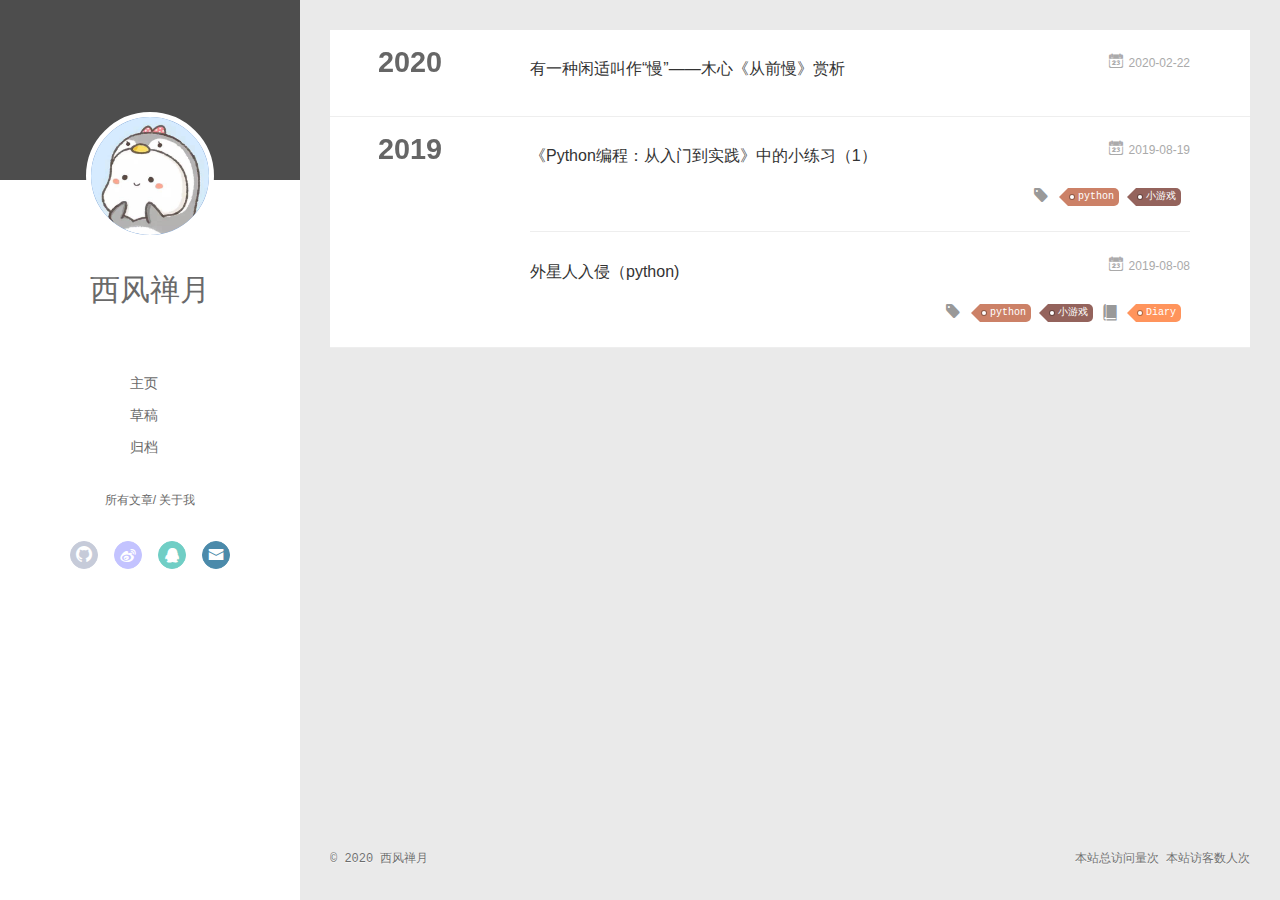
<file: archives/index.html>
<!DOCTYPE html>
<html>
<head>
  <meta charset="utf-8">
  
  <meta name="renderer" content="webkit">
  <meta http-equiv="X-UA-Compatible" content="IE=edge" >
  <link rel="dns-prefetch" href="http://yoursite.com">
  <title>Archives | Hexo</title>
  <meta name="viewport" content="width=device-width, initial-scale=1, maximum-scale=1">
  <meta property="og:type" content="website">
<meta property="og:title" content="Hexo">
<meta property="og:url" content="http://yoursite.com/archives/index.html">
<meta property="og:site_name" content="Hexo">
<meta property="og:locale" content="en_US">
<meta property="article:author" content="西风禅月">
<meta name="twitter:card" content="summary">
  
    <link rel="alternative" href="/atom.xml" title="Hexo" type="application/atom+xml">
  
  
    <link rel="icon" href="/favicon.png">
  
  <link rel="stylesheet" type="text/css" href="/./main.0cf68a.css">
  <style type="text/css">
  
    #container.show {
      background: linear-gradient(200deg,#ccc,#000);
    }
  </style>
  

  

<meta name="generator" content="Hexo 4.2.0"></head>

<body>
  <div id="container" q-class="show:isCtnShow">
    <canvas id="anm-canvas" class="anm-canvas"></canvas>
    <div class="left-col" q-class="show:isShow">
      
<div class="overlay" style="background: #4d4d4d"></div>
<div class="intrude-less">
	<header id="header" class="inner">
		<a href="/" class="profilepic">
			<img src="/img/avater.jpg" class="js-avatar">
		</a>
		<hgroup>
		  <h1 class="header-author"><a href="/">西风禅月</a></h1>
		</hgroup>
		

		<nav class="header-menu">
			<ul>
			
				<li><a href="/">主页</a></li>
	        
				<li><a href="/">草稿</a></li>
	        
				<li><a href="/archives/index.html">归档</a></li>
	        
			</ul>
		</nav>
		<nav class="header-smart-menu">
    		
    			
    			<a q-on="click: openSlider(e, 'innerArchive')" href="javascript:void(0)">所有文章</a>
    			
            
    			
    			<a q-on="click: openSlider(e, 'aboutme')" href="javascript:void(0)">关于我</a>
    			
            
		</nav>
		<nav class="header-nav">
			<div class="social">
				
					<a class="github" target="_blank" href="https://github.com/Lvull/" title="github"><i class="icon-github"></i></a>
		        
					<a class="weibo" target="_blank" href="#" title="weibo"><i class="icon-weibo"></i></a>
		        
					<a class="qq" target="_blank" href="http://wpa.qq.com/msgrd?v=3&uin=1990531059&site=qq&menu=yes" title="qq"><i class="icon-qq"></i></a>
		        
					<a class="mail" target="_blank" href="mailto:13202878608@163.com" title="mail"><i class="icon-mail"></i></a>
		        
			</div>
		</nav>
	</header>		
</div>

    </div>
    <div class="mid-col" q-class="show:isShow,hide:isShow|isFalse">
      
<nav id="mobile-nav">
  	<div class="overlay js-overlay" style="background: #4d4d4d"></div>
	<div class="btnctn js-mobile-btnctn">
  		<div class="slider-trigger list" q-on="click: openSlider(e)"><i class="icon icon-sort"></i></div>
	</div>
	<div class="intrude-less">
		<header id="header" class="inner">
			<div class="profilepic">
				<img src="/img/avater.jpg" class="js-avatar">
			</div>
			<hgroup>
			  <h1 class="header-author js-header-author">西风禅月</h1>
			</hgroup>
			
			
			
				
			
				
			
				
			
			
			
			<nav class="header-nav">
				<div class="social">
					
						<a class="github" target="_blank" href="https://github.com/Lvull/" title="github"><i class="icon-github"></i></a>
			        
						<a class="weibo" target="_blank" href="#" title="weibo"><i class="icon-weibo"></i></a>
			        
						<a class="qq" target="_blank" href="http://wpa.qq.com/msgrd?v=3&uin=1990531059&site=qq&menu=yes" title="qq"><i class="icon-qq"></i></a>
			        
						<a class="mail" target="_blank" href="mailto:13202878608@163.com" title="mail"><i class="icon-mail"></i></a>
			        
				</div>
			</nav>

			<nav class="header-menu js-header-menu">
				<ul style="width: 70%">
				
				
					<li style="width: 33.333333333333336%"><a href="/">主页</a></li>
		        
					<li style="width: 33.333333333333336%"><a href="/">草稿</a></li>
		        
					<li style="width: 33.333333333333336%"><a href="/archives/index.html">归档</a></li>
		        
				</ul>
			</nav>
		</header>				
	</div>
	<div class="mobile-mask" style="display:none" q-show="isShow"></div>
</nav>

      <div id="wrapper" class="body-wrap">
        <div class="menu-l">
          <div class="canvas-wrap">
            <canvas data-colors="#eaeaea" data-sectionHeight="100" data-contentId="js-content" id="myCanvas1" class="anm-canvas"></canvas>
          </div>
          <div id="js-content" class="content-ll">
            
  
  
    
    
      
      
      <section class="archives-wrap">
        <div class="archive-year-wrap">
          <a href="/archives/2020" class="archive-year">2020</a>
        </div>
        <div class="archives">
    
    <article class="archive-article archive-type-post">
  <div class="archive-article-inner">
    <header class="archive-article-header">
      	<div class="article-meta">
	      	<a href="/2020/02/22/%E6%9C%89%E4%B8%80%E7%A7%8D%E9%97%B2%E9%80%82%E5%8F%AB%E4%BD%9C%E2%80%9C%E6%85%A2%E2%80%9D/" class="archive-article-date">
  	<time datetime="2020-02-22T05:47:18.882Z" itemprop="datePublished"><i class="icon-calendar icon"></i>2020-02-22</time>
</a>
        </div>
    	 
  
    <h1 itemprop="name">
      <a class="archive-article-title" href="/2020/02/22/%E6%9C%89%E4%B8%80%E7%A7%8D%E9%97%B2%E9%80%82%E5%8F%AB%E4%BD%9C%E2%80%9C%E6%85%A2%E2%80%9D/">有一种闲适叫作“慢”——木心《从前慢》赏析</a>
    </h1>
  

        <div class="article-info info-on-right">
          
          

        </div>
        <div class="clearfix"></div>
    </header>
  </div>
</article>
  
    
    
      
        </div></section>
      
      
      <section class="archives-wrap">
        <div class="archive-year-wrap">
          <a href="/archives/2019" class="archive-year">2019</a>
        </div>
        <div class="archives">
    
    <article class="archive-article archive-type-post">
  <div class="archive-article-inner">
    <header class="archive-article-header">
      	<div class="article-meta">
	      	<a href="/2019/08/19/%E3%80%8APython%E7%BC%96%E7%A8%8B%EF%BC%9A%E4%BB%8E%E5%85%A5%E9%97%A8%E5%88%B0%E5%AE%9E%E8%B7%B5%E3%80%8B%E4%B8%AD%E7%9A%84%E5%B0%8F%E7%BB%83%E4%B9%A0%EF%BC%881%EF%BC%89/" class="archive-article-date">
  	<time datetime="2019-08-19T03:39:24.000Z" itemprop="datePublished"><i class="icon-calendar icon"></i>2019-08-19</time>
</a>
        </div>
    	 
  
    <h1 itemprop="name">
      <a class="archive-article-title" href="/2019/08/19/%E3%80%8APython%E7%BC%96%E7%A8%8B%EF%BC%9A%E4%BB%8E%E5%85%A5%E9%97%A8%E5%88%B0%E5%AE%9E%E8%B7%B5%E3%80%8B%E4%B8%AD%E7%9A%84%E5%B0%8F%E7%BB%83%E4%B9%A0%EF%BC%881%EF%BC%89/">《Python编程：从入门到实践》中的小练习（1）</a>
    </h1>
  

        <div class="article-info info-on-right">
          
	<div class="article-tag tagcloud">
		<i class="icon-price-tags icon"></i>
		<ul class="article-tag-list">
			 
        		<li class="article-tag-list-item">
        			<a href="javascript:void(0)" class="js-tag article-tag-list-link color2">python</a>
        		</li>
      		 
        		<li class="article-tag-list-item">
        			<a href="javascript:void(0)" class="js-tag article-tag-list-link color4">小游戏</a>
        		</li>
      		
		</ul>
	</div>

          

        </div>
        <div class="clearfix"></div>
    </header>
  </div>
</article>
  
    
    
    <article class="archive-article archive-type-post">
  <div class="archive-article-inner">
    <header class="archive-article-header">
      	<div class="article-meta">
	      	<a href="/2019/08/08/%E5%A4%96%E6%98%9F%E4%BA%BA%E5%85%A5%E4%BE%B5(python)/" class="archive-article-date">
  	<time datetime="2019-08-08T08:17:29.000Z" itemprop="datePublished"><i class="icon-calendar icon"></i>2019-08-08</time>
</a>
        </div>
    	 
  
    <h1 itemprop="name">
      <a class="archive-article-title" href="/2019/08/08/%E5%A4%96%E6%98%9F%E4%BA%BA%E5%85%A5%E4%BE%B5(python)/">外星人入侵（python)</a>
    </h1>
  

        <div class="article-info info-on-right">
          
	<div class="article-tag tagcloud">
		<i class="icon-price-tags icon"></i>
		<ul class="article-tag-list">
			 
        		<li class="article-tag-list-item">
        			<a href="javascript:void(0)" class="js-tag article-tag-list-link color2">python</a>
        		</li>
      		 
        		<li class="article-tag-list-item">
        			<a href="javascript:void(0)" class="js-tag article-tag-list-link color4">小游戏</a>
        		</li>
      		
		</ul>
	</div>

          
	<div class="article-category tagcloud">
		<i class="icon-book icon"></i>
		<ul class="article-tag-list">
			 
        		<li class="article-tag-list-item">
        			<a href="/categories/Diary//" class="article-tag-list-link color1">Diary</a>
        		</li>
      		
		</ul>
	</div>


        </div>
        <div class="clearfix"></div>
    </header>
  </div>
</article>
  
  
    </div></section>
  

    


          </div>
        </div>
      </div>
      <script async src="//busuanzi.ibruce.info/busuanzi/2.3/busuanzi.pure.mini.js"></script>
<footer id="footer">
  <div class="outer">
    <div id="footer-info">
    	<div class="footer-left">
    		&copy; 2020 西风禅月
    	</div>
      	<div class="footer-right">
			  <!-- <a href="http://hexo.io/" target="_blank">Hexo</a>  Theme <a href="https://github.com/litten/hexo-theme-yilia" target="_blank">Yilia</a> by Litten -->
			  <span id="busuanzi_container_site_pv">本站总访问量<span id="busuanzi_value_site_pv"></span>次</span>
			  <span id="busuanzi_container_site_uv">  本站访客数<span id="busuanzi_value_site_uv"></span>人次</span>
      	</div>
    </div>
  </div>
</footer>
    </div>
    
<script>
	var yiliaConfig = {
		mathjax: false,
		isHome: false,
		isPost: false,
		isArchive: true,
		isTag: false,
		isCategory: false,
		open_in_new: false,
		toc_hide_index: true,
		root: "/",
		innerArchive: true,
		showTags: false
	}
</script>

<script>!function(t){function n(e){if(r[e])return r[e].exports;var i=r[e]={exports:{},id:e,loaded:!1};return t[e].call(i.exports,i,i.exports,n),i.loaded=!0,i.exports}var r={};n.m=t,n.c=r,n.p="./",n(0)}([function(t,n,r){r(195),t.exports=r(191)},function(t,n,r){var e=r(3),i=r(52),o=r(27),u=r(28),c=r(53),f="prototype",a=function(t,n,r){var s,l,h,v,p=t&a.F,d=t&a.G,y=t&a.S,g=t&a.P,b=t&a.B,m=d?e:y?e[n]||(e[n]={}):(e[n]||{})[f],x=d?i:i[n]||(i[n]={}),w=x[f]||(x[f]={});d&&(r=n);for(s in r)l=!p&&m&&void 0!==m[s],h=(l?m:r)[s],v=b&&l?c(h,e):g&&"function"==typeof h?c(Function.call,h):h,m&&u(m,s,h,t&a.U),x[s]!=h&&o(x,s,v),g&&w[s]!=h&&(w[s]=h)};e.core=i,a.F=1,a.G=2,a.S=4,a.P=8,a.B=16,a.W=32,a.U=64,a.R=128,t.exports=a},function(t,n,r){var e=r(6);t.exports=function(t){if(!e(t))throw TypeError(t+" is not an object!");return t}},function(t,n){var r=t.exports="undefined"!=typeof window&&window.Math==Math?window:"undefined"!=typeof self&&self.Math==Math?self:Function("return this")();"number"==typeof __g&&(__g=r)},function(t,n){t.exports=function(t){try{return!!t()}catch(t){return!0}}},function(t,n){var r=t.exports="undefined"!=typeof window&&window.Math==Math?window:"undefined"!=typeof self&&self.Math==Math?self:Function("return this")();"number"==typeof __g&&(__g=r)},function(t,n){t.exports=function(t){return"object"==typeof t?null!==t:"function"==typeof t}},function(t,n,r){var e=r(126)("wks"),i=r(76),o=r(3).Symbol,u="function"==typeof o;(t.exports=function(t){return e[t]||(e[t]=u&&o[t]||(u?o:i)("Symbol."+t))}).store=e},function(t,n){var r={}.hasOwnProperty;t.exports=function(t,n){return r.call(t,n)}},function(t,n,r){var e=r(94),i=r(33);t.exports=function(t){return e(i(t))}},function(t,n,r){t.exports=!r(4)(function(){return 7!=Object.defineProperty({},"a",{get:function(){return 7}}).a})},function(t,n,r){var e=r(2),i=r(167),o=r(50),u=Object.defineProperty;n.f=r(10)?Object.defineProperty:function(t,n,r){if(e(t),n=o(n,!0),e(r),i)try{return u(t,n,r)}catch(t){}if("get"in r||"set"in r)throw TypeError("Accessors not supported!");return"value"in r&&(t[n]=r.value),t}},function(t,n,r){t.exports=!r(18)(function(){return 7!=Object.defineProperty({},"a",{get:function(){return 7}}).a})},function(t,n,r){var e=r(14),i=r(22);t.exports=r(12)?function(t,n,r){return e.f(t,n,i(1,r))}:function(t,n,r){return t[n]=r,t}},function(t,n,r){var e=r(20),i=r(58),o=r(42),u=Object.defineProperty;n.f=r(12)?Object.defineProperty:function(t,n,r){if(e(t),n=o(n,!0),e(r),i)try{return u(t,n,r)}catch(t){}if("get"in r||"set"in r)throw TypeError("Accessors not supported!");return"value"in r&&(t[n]=r.value),t}},function(t,n,r){var e=r(40)("wks"),i=r(23),o=r(5).Symbol,u="function"==typeof o;(t.exports=function(t){return e[t]||(e[t]=u&&o[t]||(u?o:i)("Symbol."+t))}).store=e},function(t,n,r){var e=r(67),i=Math.min;t.exports=function(t){return t>0?i(e(t),9007199254740991):0}},function(t,n,r){var e=r(46);t.exports=function(t){return Object(e(t))}},function(t,n){t.exports=function(t){try{return!!t()}catch(t){return!0}}},function(t,n,r){var e=r(63),i=r(34);t.exports=Object.keys||function(t){return e(t,i)}},function(t,n,r){var e=r(21);t.exports=function(t){if(!e(t))throw TypeError(t+" is not an object!");return t}},function(t,n){t.exports=function(t){return"object"==typeof t?null!==t:"function"==typeof t}},function(t,n){t.exports=function(t,n){return{enumerable:!(1&t),configurable:!(2&t),writable:!(4&t),value:n}}},function(t,n){var r=0,e=Math.random();t.exports=function(t){return"Symbol(".concat(void 0===t?"":t,")_",(++r+e).toString(36))}},function(t,n){var r={}.hasOwnProperty;t.exports=function(t,n){return r.call(t,n)}},function(t,n){var r=t.exports={version:"2.4.0"};"number"==typeof __e&&(__e=r)},function(t,n){t.exports=function(t){if("function"!=typeof t)throw TypeError(t+" is not a function!");return t}},function(t,n,r){var e=r(11),i=r(66);t.exports=r(10)?function(t,n,r){return e.f(t,n,i(1,r))}:function(t,n,r){return t[n]=r,t}},function(t,n,r){var e=r(3),i=r(27),o=r(24),u=r(76)("src"),c="toString",f=Function[c],a=(""+f).split(c);r(52).inspectSource=function(t){return f.call(t)},(t.exports=function(t,n,r,c){var f="function"==typeof r;f&&(o(r,"name")||i(r,"name",n)),t[n]!==r&&(f&&(o(r,u)||i(r,u,t[n]?""+t[n]:a.join(String(n)))),t===e?t[n]=r:c?t[n]?t[n]=r:i(t,n,r):(delete t[n],i(t,n,r)))})(Function.prototype,c,function(){return"function"==typeof this&&this[u]||f.call(this)})},function(t,n,r){var e=r(1),i=r(4),o=r(46),u=function(t,n,r,e){var i=String(o(t)),u="<"+n;return""!==r&&(u+=" "+r+'="'+String(e).replace(/"/g,"&quot;")+'"'),u+">"+i+"</"+n+">"};t.exports=function(t,n){var r={};r[t]=n(u),e(e.P+e.F*i(function(){var n=""[t]('"');return n!==n.toLowerCase()||n.split('"').length>3}),"String",r)}},function(t,n,r){var e=r(115),i=r(46);t.exports=function(t){return e(i(t))}},function(t,n,r){var e=r(116),i=r(66),o=r(30),u=r(50),c=r(24),f=r(167),a=Object.getOwnPropertyDescriptor;n.f=r(10)?a:function(t,n){if(t=o(t),n=u(n,!0),f)try{return a(t,n)}catch(t){}if(c(t,n))return i(!e.f.call(t,n),t[n])}},function(t,n,r){var e=r(24),i=r(17),o=r(145)("IE_PROTO"),u=Object.prototype;t.exports=Object.getPrototypeOf||function(t){return t=i(t),e(t,o)?t[o]:"function"==typeof t.constructor&&t instanceof t.constructor?t.constructor.prototype:t instanceof Object?u:null}},function(t,n){t.exports=function(t){if(void 0==t)throw TypeError("Can't call method on  "+t);return t}},function(t,n){t.exports="constructor,hasOwnProperty,isPrototypeOf,propertyIsEnumerable,toLocaleString,toString,valueOf".split(",")},function(t,n){t.exports={}},function(t,n){t.exports=!0},function(t,n){n.f={}.propertyIsEnumerable},function(t,n,r){var e=r(14).f,i=r(8),o=r(15)("toStringTag");t.exports=function(t,n,r){t&&!i(t=r?t:t.prototype,o)&&e(t,o,{configurable:!0,value:n})}},function(t,n,r){var e=r(40)("keys"),i=r(23);t.exports=function(t){return e[t]||(e[t]=i(t))}},function(t,n,r){var e=r(5),i="__core-js_shared__",o=e[i]||(e[i]={});t.exports=function(t){return o[t]||(o[t]={})}},function(t,n){var r=Math.ceil,e=Math.floor;t.exports=function(t){return isNaN(t=+t)?0:(t>0?e:r)(t)}},function(t,n,r){var e=r(21);t.exports=function(t,n){if(!e(t))return t;var r,i;if(n&&"function"==typeof(r=t.toString)&&!e(i=r.call(t)))return i;if("function"==typeof(r=t.valueOf)&&!e(i=r.call(t)))return i;if(!n&&"function"==typeof(r=t.toString)&&!e(i=r.call(t)))return i;throw TypeError("Can't convert object to primitive value")}},function(t,n,r){var e=r(5),i=r(25),o=r(36),u=r(44),c=r(14).f;t.exports=function(t){var n=i.Symbol||(i.Symbol=o?{}:e.Symbol||{});"_"==t.charAt(0)||t in n||c(n,t,{value:u.f(t)})}},function(t,n,r){n.f=r(15)},function(t,n){var r={}.toString;t.exports=function(t){return r.call(t).slice(8,-1)}},function(t,n){t.exports=function(t){if(void 0==t)throw TypeError("Can't call method on  "+t);return t}},function(t,n,r){var e=r(4);t.exports=function(t,n){return!!t&&e(function(){n?t.call(null,function(){},1):t.call(null)})}},function(t,n,r){var e=r(53),i=r(115),o=r(17),u=r(16),c=r(203);t.exports=function(t,n){var r=1==t,f=2==t,a=3==t,s=4==t,l=6==t,h=5==t||l,v=n||c;return function(n,c,p){for(var d,y,g=o(n),b=i(g),m=e(c,p,3),x=u(b.length),w=0,S=r?v(n,x):f?v(n,0):void 0;x>w;w++)if((h||w in b)&&(d=b[w],y=m(d,w,g),t))if(r)S[w]=y;else if(y)switch(t){case 3:return!0;case 5:return d;case 6:return w;case 2:S.push(d)}else if(s)return!1;return l?-1:a||s?s:S}}},function(t,n,r){var e=r(1),i=r(52),o=r(4);t.exports=function(t,n){var r=(i.Object||{})[t]||Object[t],u={};u[t]=n(r),e(e.S+e.F*o(function(){r(1)}),"Object",u)}},function(t,n,r){var e=r(6);t.exports=function(t,n){if(!e(t))return t;var r,i;if(n&&"function"==typeof(r=t.toString)&&!e(i=r.call(t)))return i;if("function"==typeof(r=t.valueOf)&&!e(i=r.call(t)))return i;if(!n&&"function"==typeof(r=t.toString)&&!e(i=r.call(t)))return i;throw TypeError("Can't convert object to primitive value")}},function(t,n,r){var e=r(5),i=r(25),o=r(91),u=r(13),c="prototype",f=function(t,n,r){var a,s,l,h=t&f.F,v=t&f.G,p=t&f.S,d=t&f.P,y=t&f.B,g=t&f.W,b=v?i:i[n]||(i[n]={}),m=b[c],x=v?e:p?e[n]:(e[n]||{})[c];v&&(r=n);for(a in r)(s=!h&&x&&void 0!==x[a])&&a in b||(l=s?x[a]:r[a],b[a]=v&&"function"!=typeof x[a]?r[a]:y&&s?o(l,e):g&&x[a]==l?function(t){var n=function(n,r,e){if(this instanceof t){switch(arguments.length){case 0:return new t;case 1:return new t(n);case 2:return new t(n,r)}return new t(n,r,e)}return t.apply(this,arguments)};return n[c]=t[c],n}(l):d&&"function"==typeof l?o(Function.call,l):l,d&&((b.virtual||(b.virtual={}))[a]=l,t&f.R&&m&&!m[a]&&u(m,a,l)))};f.F=1,f.G=2,f.S=4,f.P=8,f.B=16,f.W=32,f.U=64,f.R=128,t.exports=f},function(t,n){var r=t.exports={version:"2.4.0"};"number"==typeof __e&&(__e=r)},function(t,n,r){var e=r(26);t.exports=function(t,n,r){if(e(t),void 0===n)return t;switch(r){case 1:return function(r){return t.call(n,r)};case 2:return function(r,e){return t.call(n,r,e)};case 3:return function(r,e,i){return t.call(n,r,e,i)}}return function(){return t.apply(n,arguments)}}},function(t,n,r){var e=r(183),i=r(1),o=r(126)("metadata"),u=o.store||(o.store=new(r(186))),c=function(t,n,r){var i=u.get(t);if(!i){if(!r)return;u.set(t,i=new e)}var o=i.get(n);if(!o){if(!r)return;i.set(n,o=new e)}return o},f=function(t,n,r){var e=c(n,r,!1);return void 0!==e&&e.has(t)},a=function(t,n,r){var e=c(n,r,!1);return void 0===e?void 0:e.get(t)},s=function(t,n,r,e){c(r,e,!0).set(t,n)},l=function(t,n){var r=c(t,n,!1),e=[];return r&&r.forEach(function(t,n){e.push(n)}),e},h=function(t){return void 0===t||"symbol"==typeof t?t:String(t)},v=function(t){i(i.S,"Reflect",t)};t.exports={store:u,map:c,has:f,get:a,set:s,keys:l,key:h,exp:v}},function(t,n,r){"use strict";if(r(10)){var e=r(69),i=r(3),o=r(4),u=r(1),c=r(127),f=r(152),a=r(53),s=r(68),l=r(66),h=r(27),v=r(73),p=r(67),d=r(16),y=r(75),g=r(50),b=r(24),m=r(180),x=r(114),w=r(6),S=r(17),_=r(137),O=r(70),E=r(32),P=r(71).f,j=r(154),F=r(76),M=r(7),A=r(48),N=r(117),T=r(146),I=r(155),k=r(80),L=r(123),R=r(74),C=r(130),D=r(160),U=r(11),W=r(31),G=U.f,B=W.f,V=i.RangeError,z=i.TypeError,q=i.Uint8Array,K="ArrayBuffer",J="Shared"+K,Y="BYTES_PER_ELEMENT",H="prototype",$=Array[H],X=f.ArrayBuffer,Q=f.DataView,Z=A(0),tt=A(2),nt=A(3),rt=A(4),et=A(5),it=A(6),ot=N(!0),ut=N(!1),ct=I.values,ft=I.keys,at=I.entries,st=$.lastIndexOf,lt=$.reduce,ht=$.reduceRight,vt=$.join,pt=$.sort,dt=$.slice,yt=$.toString,gt=$.toLocaleString,bt=M("iterator"),mt=M("toStringTag"),xt=F("typed_constructor"),wt=F("def_constructor"),St=c.CONSTR,_t=c.TYPED,Ot=c.VIEW,Et="Wrong length!",Pt=A(1,function(t,n){return Tt(T(t,t[wt]),n)}),jt=o(function(){return 1===new q(new Uint16Array([1]).buffer)[0]}),Ft=!!q&&!!q[H].set&&o(function(){new q(1).set({})}),Mt=function(t,n){if(void 0===t)throw z(Et);var r=+t,e=d(t);if(n&&!m(r,e))throw V(Et);return e},At=function(t,n){var r=p(t);if(r<0||r%n)throw V("Wrong offset!");return r},Nt=function(t){if(w(t)&&_t in t)return t;throw z(t+" is not a typed array!")},Tt=function(t,n){if(!(w(t)&&xt in t))throw z("It is not a typed array constructor!");return new t(n)},It=function(t,n){return kt(T(t,t[wt]),n)},kt=function(t,n){for(var r=0,e=n.length,i=Tt(t,e);e>r;)i[r]=n[r++];return i},Lt=function(t,n,r){G(t,n,{get:function(){return this._d[r]}})},Rt=function(t){var n,r,e,i,o,u,c=S(t),f=arguments.length,s=f>1?arguments[1]:void 0,l=void 0!==s,h=j(c);if(void 0!=h&&!_(h)){for(u=h.call(c),e=[],n=0;!(o=u.next()).done;n++)e.push(o.value);c=e}for(l&&f>2&&(s=a(s,arguments[2],2)),n=0,r=d(c.length),i=Tt(this,r);r>n;n++)i[n]=l?s(c[n],n):c[n];return i},Ct=function(){for(var t=0,n=arguments.length,r=Tt(this,n);n>t;)r[t]=arguments[t++];return r},Dt=!!q&&o(function(){gt.call(new q(1))}),Ut=function(){return gt.apply(Dt?dt.call(Nt(this)):Nt(this),arguments)},Wt={copyWithin:function(t,n){return D.call(Nt(this),t,n,arguments.length>2?arguments[2]:void 0)},every:function(t){return rt(Nt(this),t,arguments.length>1?arguments[1]:void 0)},fill:function(t){return C.apply(Nt(this),arguments)},filter:function(t){return It(this,tt(Nt(this),t,arguments.length>1?arguments[1]:void 0))},find:function(t){return et(Nt(this),t,arguments.length>1?arguments[1]:void 0)},findIndex:function(t){return it(Nt(this),t,arguments.length>1?arguments[1]:void 0)},forEach:function(t){Z(Nt(this),t,arguments.length>1?arguments[1]:void 0)},indexOf:function(t){return ut(Nt(this),t,arguments.length>1?arguments[1]:void 0)},includes:function(t){return ot(Nt(this),t,arguments.length>1?arguments[1]:void 0)},join:function(t){return vt.apply(Nt(this),arguments)},lastIndexOf:function(t){return st.apply(Nt(this),arguments)},map:function(t){return Pt(Nt(this),t,arguments.length>1?arguments[1]:void 0)},reduce:function(t){return lt.apply(Nt(this),arguments)},reduceRight:function(t){return ht.apply(Nt(this),arguments)},reverse:function(){for(var t,n=this,r=Nt(n).length,e=Math.floor(r/2),i=0;i<e;)t=n[i],n[i++]=n[--r],n[r]=t;return n},some:function(t){return nt(Nt(this),t,arguments.length>1?arguments[1]:void 0)},sort:function(t){return pt.call(Nt(this),t)},subarray:function(t,n){var r=Nt(this),e=r.length,i=y(t,e);return new(T(r,r[wt]))(r.buffer,r.byteOffset+i*r.BYTES_PER_ELEMENT,d((void 0===n?e:y(n,e))-i))}},Gt=function(t,n){return It(this,dt.call(Nt(this),t,n))},Bt=function(t){Nt(this);var n=At(arguments[1],1),r=this.length,e=S(t),i=d(e.length),o=0;if(i+n>r)throw V(Et);for(;o<i;)this[n+o]=e[o++]},Vt={entries:function(){return at.call(Nt(this))},keys:function(){return ft.call(Nt(this))},values:function(){return ct.call(Nt(this))}},zt=function(t,n){return w(t)&&t[_t]&&"symbol"!=typeof n&&n in t&&String(+n)==String(n)},qt=function(t,n){return zt(t,n=g(n,!0))?l(2,t[n]):B(t,n)},Kt=function(t,n,r){return!(zt(t,n=g(n,!0))&&w(r)&&b(r,"value"))||b(r,"get")||b(r,"set")||r.configurable||b(r,"writable")&&!r.writable||b(r,"enumerable")&&!r.enumerable?G(t,n,r):(t[n]=r.value,t)};St||(W.f=qt,U.f=Kt),u(u.S+u.F*!St,"Object",{getOwnPropertyDescriptor:qt,defineProperty:Kt}),o(function(){yt.call({})})&&(yt=gt=function(){return vt.call(this)});var Jt=v({},Wt);v(Jt,Vt),h(Jt,bt,Vt.values),v(Jt,{slice:Gt,set:Bt,constructor:function(){},toString:yt,toLocaleString:Ut}),Lt(Jt,"buffer","b"),Lt(Jt,"byteOffset","o"),Lt(Jt,"byteLength","l"),Lt(Jt,"length","e"),G(Jt,mt,{get:function(){return this[_t]}}),t.exports=function(t,n,r,f){f=!!f;var a=t+(f?"Clamped":"")+"Array",l="Uint8Array"!=a,v="get"+t,p="set"+t,y=i[a],g=y||{},b=y&&E(y),m=!y||!c.ABV,S={},_=y&&y[H],j=function(t,r){var e=t._d;return e.v[v](r*n+e.o,jt)},F=function(t,r,e){var i=t._d;f&&(e=(e=Math.round(e))<0?0:e>255?255:255&e),i.v[p](r*n+i.o,e,jt)},M=function(t,n){G(t,n,{get:function(){return j(this,n)},set:function(t){return F(this,n,t)},enumerable:!0})};m?(y=r(function(t,r,e,i){s(t,y,a,"_d");var o,u,c,f,l=0,v=0;if(w(r)){if(!(r instanceof X||(f=x(r))==K||f==J))return _t in r?kt(y,r):Rt.call(y,r);o=r,v=At(e,n);var p=r.byteLength;if(void 0===i){if(p%n)throw V(Et);if((u=p-v)<0)throw V(Et)}else if((u=d(i)*n)+v>p)throw V(Et);c=u/n}else c=Mt(r,!0),u=c*n,o=new X(u);for(h(t,"_d",{b:o,o:v,l:u,e:c,v:new Q(o)});l<c;)M(t,l++)}),_=y[H]=O(Jt),h(_,"constructor",y)):L(function(t){new y(null),new y(t)},!0)||(y=r(function(t,r,e,i){s(t,y,a);var o;return w(r)?r instanceof X||(o=x(r))==K||o==J?void 0!==i?new g(r,At(e,n),i):void 0!==e?new g(r,At(e,n)):new g(r):_t in r?kt(y,r):Rt.call(y,r):new g(Mt(r,l))}),Z(b!==Function.prototype?P(g).concat(P(b)):P(g),function(t){t in y||h(y,t,g[t])}),y[H]=_,e||(_.constructor=y));var A=_[bt],N=!!A&&("values"==A.name||void 0==A.name),T=Vt.values;h(y,xt,!0),h(_,_t,a),h(_,Ot,!0),h(_,wt,y),(f?new y(1)[mt]==a:mt in _)||G(_,mt,{get:function(){return a}}),S[a]=y,u(u.G+u.W+u.F*(y!=g),S),u(u.S,a,{BYTES_PER_ELEMENT:n,from:Rt,of:Ct}),Y in _||h(_,Y,n),u(u.P,a,Wt),R(a),u(u.P+u.F*Ft,a,{set:Bt}),u(u.P+u.F*!N,a,Vt),u(u.P+u.F*(_.toString!=yt),a,{toString:yt}),u(u.P+u.F*o(function(){new y(1).slice()}),a,{slice:Gt}),u(u.P+u.F*(o(function(){return[1,2].toLocaleString()!=new y([1,2]).toLocaleString()})||!o(function(){_.toLocaleString.call([1,2])})),a,{toLocaleString:Ut}),k[a]=N?A:T,e||N||h(_,bt,T)}}else t.exports=function(){}},function(t,n){var r={}.toString;t.exports=function(t){return r.call(t).slice(8,-1)}},function(t,n,r){var e=r(21),i=r(5).document,o=e(i)&&e(i.createElement);t.exports=function(t){return o?i.createElement(t):{}}},function(t,n,r){t.exports=!r(12)&&!r(18)(function(){return 7!=Object.defineProperty(r(57)("div"),"a",{get:function(){return 7}}).a})},function(t,n,r){"use strict";var e=r(36),i=r(51),o=r(64),u=r(13),c=r(8),f=r(35),a=r(96),s=r(38),l=r(103),h=r(15)("iterator"),v=!([].keys&&"next"in[].keys()),p="keys",d="values",y=function(){return this};t.exports=function(t,n,r,g,b,m,x){a(r,n,g);var w,S,_,O=function(t){if(!v&&t in F)return F[t];switch(t){case p:case d:return function(){return new r(this,t)}}return function(){return new r(this,t)}},E=n+" Iterator",P=b==d,j=!1,F=t.prototype,M=F[h]||F["@@iterator"]||b&&F[b],A=M||O(b),N=b?P?O("entries"):A:void 0,T="Array"==n?F.entries||M:M;if(T&&(_=l(T.call(new t)))!==Object.prototype&&(s(_,E,!0),e||c(_,h)||u(_,h,y)),P&&M&&M.name!==d&&(j=!0,A=function(){return M.call(this)}),e&&!x||!v&&!j&&F[h]||u(F,h,A),f[n]=A,f[E]=y,b)if(w={values:P?A:O(d),keys:m?A:O(p),entries:N},x)for(S in w)S in F||o(F,S,w[S]);else i(i.P+i.F*(v||j),n,w);return w}},function(t,n,r){var e=r(20),i=r(100),o=r(34),u=r(39)("IE_PROTO"),c=function(){},f="prototype",a=function(){var t,n=r(57)("iframe"),e=o.length;for(n.style.display="none",r(93).appendChild(n),n.src="javascript:",t=n.contentWindow.document,t.open(),t.write("<script>document.F=Object<\/script>"),t.close(),a=t.F;e--;)delete a[f][o[e]];return a()};t.exports=Object.create||function(t,n){var r;return null!==t?(c[f]=e(t),r=new c,c[f]=null,r[u]=t):r=a(),void 0===n?r:i(r,n)}},function(t,n,r){var e=r(63),i=r(34).concat("length","prototype");n.f=Object.getOwnPropertyNames||function(t){return e(t,i)}},function(t,n){n.f=Object.getOwnPropertySymbols},function(t,n,r){var e=r(8),i=r(9),o=r(90)(!1),u=r(39)("IE_PROTO");t.exports=function(t,n){var r,c=i(t),f=0,a=[];for(r in c)r!=u&&e(c,r)&&a.push(r);for(;n.length>f;)e(c,r=n[f++])&&(~o(a,r)||a.push(r));return a}},function(t,n,r){t.exports=r(13)},function(t,n,r){var e=r(76)("meta"),i=r(6),o=r(24),u=r(11).f,c=0,f=Object.isExtensible||function(){return!0},a=!r(4)(function(){return f(Object.preventExtensions({}))}),s=function(t){u(t,e,{value:{i:"O"+ ++c,w:{}}})},l=function(t,n){if(!i(t))return"symbol"==typeof t?t:("string"==typeof t?"S":"P")+t;if(!o(t,e)){if(!f(t))return"F";if(!n)return"E";s(t)}return t[e].i},h=function(t,n){if(!o(t,e)){if(!f(t))return!0;if(!n)return!1;s(t)}return t[e].w},v=function(t){return a&&p.NEED&&f(t)&&!o(t,e)&&s(t),t},p=t.exports={KEY:e,NEED:!1,fastKey:l,getWeak:h,onFreeze:v}},function(t,n){t.exports=function(t,n){return{enumerable:!(1&t),configurable:!(2&t),writable:!(4&t),value:n}}},function(t,n){var r=Math.ceil,e=Math.floor;t.exports=function(t){return isNaN(t=+t)?0:(t>0?e:r)(t)}},function(t,n){t.exports=function(t,n,r,e){if(!(t instanceof n)||void 0!==e&&e in t)throw TypeError(r+": incorrect invocation!");return t}},function(t,n){t.exports=!1},function(t,n,r){var e=r(2),i=r(173),o=r(133),u=r(145)("IE_PROTO"),c=function(){},f="prototype",a=function(){var t,n=r(132)("iframe"),e=o.length;for(n.style.display="none",r(135).appendChild(n),n.src="javascript:",t=n.contentWindow.document,t.open(),t.write("<script>document.F=Object<\/script>"),t.close(),a=t.F;e--;)delete a[f][o[e]];return a()};t.exports=Object.create||function(t,n){var r;return null!==t?(c[f]=e(t),r=new c,c[f]=null,r[u]=t):r=a(),void 0===n?r:i(r,n)}},function(t,n,r){var e=r(175),i=r(133).concat("length","prototype");n.f=Object.getOwnPropertyNames||function(t){return e(t,i)}},function(t,n,r){var e=r(175),i=r(133);t.exports=Object.keys||function(t){return e(t,i)}},function(t,n,r){var e=r(28);t.exports=function(t,n,r){for(var i in n)e(t,i,n[i],r);return t}},function(t,n,r){"use strict";var e=r(3),i=r(11),o=r(10),u=r(7)("species");t.exports=function(t){var n=e[t];o&&n&&!n[u]&&i.f(n,u,{configurable:!0,get:function(){return this}})}},function(t,n,r){var e=r(67),i=Math.max,o=Math.min;t.exports=function(t,n){return t=e(t),t<0?i(t+n,0):o(t,n)}},function(t,n){var r=0,e=Math.random();t.exports=function(t){return"Symbol(".concat(void 0===t?"":t,")_",(++r+e).toString(36))}},function(t,n,r){var e=r(33);t.exports=function(t){return Object(e(t))}},function(t,n,r){var e=r(7)("unscopables"),i=Array.prototype;void 0==i[e]&&r(27)(i,e,{}),t.exports=function(t){i[e][t]=!0}},function(t,n,r){var e=r(53),i=r(169),o=r(137),u=r(2),c=r(16),f=r(154),a={},s={},n=t.exports=function(t,n,r,l,h){var v,p,d,y,g=h?function(){return t}:f(t),b=e(r,l,n?2:1),m=0;if("function"!=typeof g)throw TypeError(t+" is not iterable!");if(o(g)){for(v=c(t.length);v>m;m++)if((y=n?b(u(p=t[m])[0],p[1]):b(t[m]))===a||y===s)return y}else for(d=g.call(t);!(p=d.next()).done;)if((y=i(d,b,p.value,n))===a||y===s)return y};n.BREAK=a,n.RETURN=s},function(t,n){t.exports={}},function(t,n,r){var e=r(11).f,i=r(24),o=r(7)("toStringTag");t.exports=function(t,n,r){t&&!i(t=r?t:t.prototype,o)&&e(t,o,{configurable:!0,value:n})}},function(t,n,r){var e=r(1),i=r(46),o=r(4),u=r(150),c="["+u+"]",f="​",a=RegExp("^"+c+c+"*"),s=RegExp(c+c+"*$"),l=function(t,n,r){var i={},c=o(function(){return!!u[t]()||f[t]()!=f}),a=i[t]=c?n(h):u[t];r&&(i[r]=a),e(e.P+e.F*c,"String",i)},h=l.trim=function(t,n){return t=String(i(t)),1&n&&(t=t.replace(a,"")),2&n&&(t=t.replace(s,"")),t};t.exports=l},function(t,n,r){t.exports={default:r(86),__esModule:!0}},function(t,n,r){t.exports={default:r(87),__esModule:!0}},function(t,n,r){"use strict";function e(t){return t&&t.__esModule?t:{default:t}}n.__esModule=!0;var i=r(84),o=e(i),u=r(83),c=e(u),f="function"==typeof c.default&&"symbol"==typeof o.default?function(t){return typeof t}:function(t){return t&&"function"==typeof c.default&&t.constructor===c.default&&t!==c.default.prototype?"symbol":typeof t};n.default="function"==typeof c.default&&"symbol"===f(o.default)?function(t){return void 0===t?"undefined":f(t)}:function(t){return t&&"function"==typeof c.default&&t.constructor===c.default&&t!==c.default.prototype?"symbol":void 0===t?"undefined":f(t)}},function(t,n,r){r(110),r(108),r(111),r(112),t.exports=r(25).Symbol},function(t,n,r){r(109),r(113),t.exports=r(44).f("iterator")},function(t,n){t.exports=function(t){if("function"!=typeof t)throw TypeError(t+" is not a function!");return t}},function(t,n){t.exports=function(){}},function(t,n,r){var e=r(9),i=r(106),o=r(105);t.exports=function(t){return function(n,r,u){var c,f=e(n),a=i(f.length),s=o(u,a);if(t&&r!=r){for(;a>s;)if((c=f[s++])!=c)return!0}else for(;a>s;s++)if((t||s in f)&&f[s]===r)return t||s||0;return!t&&-1}}},function(t,n,r){var e=r(88);t.exports=function(t,n,r){if(e(t),void 0===n)return t;switch(r){case 1:return function(r){return t.call(n,r)};case 2:return function(r,e){return t.call(n,r,e)};case 3:return function(r,e,i){return t.call(n,r,e,i)}}return function(){return t.apply(n,arguments)}}},function(t,n,r){var e=r(19),i=r(62),o=r(37);t.exports=function(t){var n=e(t),r=i.f;if(r)for(var u,c=r(t),f=o.f,a=0;c.length>a;)f.call(t,u=c[a++])&&n.push(u);return n}},function(t,n,r){t.exports=r(5).document&&document.documentElement},function(t,n,r){var e=r(56);t.exports=Object("z").propertyIsEnumerable(0)?Object:function(t){return"String"==e(t)?t.split(""):Object(t)}},function(t,n,r){var e=r(56);t.exports=Array.isArray||function(t){return"Array"==e(t)}},function(t,n,r){"use strict";var e=r(60),i=r(22),o=r(38),u={};r(13)(u,r(15)("iterator"),function(){return this}),t.exports=function(t,n,r){t.prototype=e(u,{next:i(1,r)}),o(t,n+" Iterator")}},function(t,n){t.exports=function(t,n){return{value:n,done:!!t}}},function(t,n,r){var e=r(19),i=r(9);t.exports=function(t,n){for(var r,o=i(t),u=e(o),c=u.length,f=0;c>f;)if(o[r=u[f++]]===n)return r}},function(t,n,r){var e=r(23)("meta"),i=r(21),o=r(8),u=r(14).f,c=0,f=Object.isExtensible||function(){return!0},a=!r(18)(function(){return f(Object.preventExtensions({}))}),s=function(t){u(t,e,{value:{i:"O"+ ++c,w:{}}})},l=function(t,n){if(!i(t))return"symbol"==typeof t?t:("string"==typeof t?"S":"P")+t;if(!o(t,e)){if(!f(t))return"F";if(!n)return"E";s(t)}return t[e].i},h=function(t,n){if(!o(t,e)){if(!f(t))return!0;if(!n)return!1;s(t)}return t[e].w},v=function(t){return a&&p.NEED&&f(t)&&!o(t,e)&&s(t),t},p=t.exports={KEY:e,NEED:!1,fastKey:l,getWeak:h,onFreeze:v}},function(t,n,r){var e=r(14),i=r(20),o=r(19);t.exports=r(12)?Object.defineProperties:function(t,n){i(t);for(var r,u=o(n),c=u.length,f=0;c>f;)e.f(t,r=u[f++],n[r]);return t}},function(t,n,r){var e=r(37),i=r(22),o=r(9),u=r(42),c=r(8),f=r(58),a=Object.getOwnPropertyDescriptor;n.f=r(12)?a:function(t,n){if(t=o(t),n=u(n,!0),f)try{return a(t,n)}catch(t){}if(c(t,n))return i(!e.f.call(t,n),t[n])}},function(t,n,r){var e=r(9),i=r(61).f,o={}.toString,u="object"==typeof window&&window&&Object.getOwnPropertyNames?Object.getOwnPropertyNames(window):[],c=function(t){try{return i(t)}catch(t){return u.slice()}};t.exports.f=function(t){return u&&"[object Window]"==o.call(t)?c(t):i(e(t))}},function(t,n,r){var e=r(8),i=r(77),o=r(39)("IE_PROTO"),u=Object.prototype;t.exports=Object.getPrototypeOf||function(t){return t=i(t),e(t,o)?t[o]:"function"==typeof t.constructor&&t instanceof t.constructor?t.constructor.prototype:t instanceof Object?u:null}},function(t,n,r){var e=r(41),i=r(33);t.exports=function(t){return function(n,r){var o,u,c=String(i(n)),f=e(r),a=c.length;return f<0||f>=a?t?"":void 0:(o=c.charCodeAt(f),o<55296||o>56319||f+1===a||(u=c.charCodeAt(f+1))<56320||u>57343?t?c.charAt(f):o:t?c.slice(f,f+2):u-56320+(o-55296<<10)+65536)}}},function(t,n,r){var e=r(41),i=Math.max,o=Math.min;t.exports=function(t,n){return t=e(t),t<0?i(t+n,0):o(t,n)}},function(t,n,r){var e=r(41),i=Math.min;t.exports=function(t){return t>0?i(e(t),9007199254740991):0}},function(t,n,r){"use strict";var e=r(89),i=r(97),o=r(35),u=r(9);t.exports=r(59)(Array,"Array",function(t,n){this._t=u(t),this._i=0,this._k=n},function(){var t=this._t,n=this._k,r=this._i++;return!t||r>=t.length?(this._t=void 0,i(1)):"keys"==n?i(0,r):"values"==n?i(0,t[r]):i(0,[r,t[r]])},"values"),o.Arguments=o.Array,e("keys"),e("values"),e("entries")},function(t,n){},function(t,n,r){"use strict";var e=r(104)(!0);r(59)(String,"String",function(t){this._t=String(t),this._i=0},function(){var t,n=this._t,r=this._i;return r>=n.length?{value:void 0,done:!0}:(t=e(n,r),this._i+=t.length,{value:t,done:!1})})},function(t,n,r){"use strict";var e=r(5),i=r(8),o=r(12),u=r(51),c=r(64),f=r(99).KEY,a=r(18),s=r(40),l=r(38),h=r(23),v=r(15),p=r(44),d=r(43),y=r(98),g=r(92),b=r(95),m=r(20),x=r(9),w=r(42),S=r(22),_=r(60),O=r(102),E=r(101),P=r(14),j=r(19),F=E.f,M=P.f,A=O.f,N=e.Symbol,T=e.JSON,I=T&&T.stringify,k="prototype",L=v("_hidden"),R=v("toPrimitive"),C={}.propertyIsEnumerable,D=s("symbol-registry"),U=s("symbols"),W=s("op-symbols"),G=Object[k],B="function"==typeof N,V=e.QObject,z=!V||!V[k]||!V[k].findChild,q=o&&a(function(){return 7!=_(M({},"a",{get:function(){return M(this,"a",{value:7}).a}})).a})?function(t,n,r){var e=F(G,n);e&&delete G[n],M(t,n,r),e&&t!==G&&M(G,n,e)}:M,K=function(t){var n=U[t]=_(N[k]);return n._k=t,n},J=B&&"symbol"==typeof N.iterator?function(t){return"symbol"==typeof t}:function(t){return t instanceof N},Y=function(t,n,r){return t===G&&Y(W,n,r),m(t),n=w(n,!0),m(r),i(U,n)?(r.enumerable?(i(t,L)&&t[L][n]&&(t[L][n]=!1),r=_(r,{enumerable:S(0,!1)})):(i(t,L)||M(t,L,S(1,{})),t[L][n]=!0),q(t,n,r)):M(t,n,r)},H=function(t,n){m(t);for(var r,e=g(n=x(n)),i=0,o=e.length;o>i;)Y(t,r=e[i++],n[r]);return t},$=function(t,n){return void 0===n?_(t):H(_(t),n)},X=function(t){var n=C.call(this,t=w(t,!0));return!(this===G&&i(U,t)&&!i(W,t))&&(!(n||!i(this,t)||!i(U,t)||i(this,L)&&this[L][t])||n)},Q=function(t,n){if(t=x(t),n=w(n,!0),t!==G||!i(U,n)||i(W,n)){var r=F(t,n);return!r||!i(U,n)||i(t,L)&&t[L][n]||(r.enumerable=!0),r}},Z=function(t){for(var n,r=A(x(t)),e=[],o=0;r.length>o;)i(U,n=r[o++])||n==L||n==f||e.push(n);return e},tt=function(t){for(var n,r=t===G,e=A(r?W:x(t)),o=[],u=0;e.length>u;)!i(U,n=e[u++])||r&&!i(G,n)||o.push(U[n]);return o};B||(N=function(){if(this instanceof N)throw TypeError("Symbol is not a constructor!");var t=h(arguments.length>0?arguments[0]:void 0),n=function(r){this===G&&n.call(W,r),i(this,L)&&i(this[L],t)&&(this[L][t]=!1),q(this,t,S(1,r))};return o&&z&&q(G,t,{configurable:!0,set:n}),K(t)},c(N[k],"toString",function(){return this._k}),E.f=Q,P.f=Y,r(61).f=O.f=Z,r(37).f=X,r(62).f=tt,o&&!r(36)&&c(G,"propertyIsEnumerable",X,!0),p.f=function(t){return K(v(t))}),u(u.G+u.W+u.F*!B,{Symbol:N});for(var nt="hasInstance,isConcatSpreadable,iterator,match,replace,search,species,split,toPrimitive,toStringTag,unscopables".split(","),rt=0;nt.length>rt;)v(nt[rt++]);for(var nt=j(v.store),rt=0;nt.length>rt;)d(nt[rt++]);u(u.S+u.F*!B,"Symbol",{for:function(t){return i(D,t+="")?D[t]:D[t]=N(t)},keyFor:function(t){if(J(t))return y(D,t);throw TypeError(t+" is not a symbol!")},useSetter:function(){z=!0},useSimple:function(){z=!1}}),u(u.S+u.F*!B,"Object",{create:$,defineProperty:Y,defineProperties:H,getOwnPropertyDescriptor:Q,getOwnPropertyNames:Z,getOwnPropertySymbols:tt}),T&&u(u.S+u.F*(!B||a(function(){var t=N();return"[null]"!=I([t])||"{}"!=I({a:t})||"{}"!=I(Object(t))})),"JSON",{stringify:function(t){if(void 0!==t&&!J(t)){for(var n,r,e=[t],i=1;arguments.length>i;)e.push(arguments[i++]);return n=e[1],"function"==typeof n&&(r=n),!r&&b(n)||(n=function(t,n){if(r&&(n=r.call(this,t,n)),!J(n))return n}),e[1]=n,I.apply(T,e)}}}),N[k][R]||r(13)(N[k],R,N[k].valueOf),l(N,"Symbol"),l(Math,"Math",!0),l(e.JSON,"JSON",!0)},function(t,n,r){r(43)("asyncIterator")},function(t,n,r){r(43)("observable")},function(t,n,r){r(107);for(var e=r(5),i=r(13),o=r(35),u=r(15)("toStringTag"),c=["NodeList","DOMTokenList","MediaList","StyleSheetList","CSSRuleList"],f=0;f<5;f++){var a=c[f],s=e[a],l=s&&s.prototype;l&&!l[u]&&i(l,u,a),o[a]=o.Array}},function(t,n,r){var e=r(45),i=r(7)("toStringTag"),o="Arguments"==e(function(){return arguments}()),u=function(t,n){try{return t[n]}catch(t){}};t.exports=function(t){var n,r,c;return void 0===t?"Undefined":null===t?"Null":"string"==typeof(r=u(n=Object(t),i))?r:o?e(n):"Object"==(c=e(n))&&"function"==typeof n.callee?"Arguments":c}},function(t,n,r){var e=r(45);t.exports=Object("z").propertyIsEnumerable(0)?Object:function(t){return"String"==e(t)?t.split(""):Object(t)}},function(t,n){n.f={}.propertyIsEnumerable},function(t,n,r){var e=r(30),i=r(16),o=r(75);t.exports=function(t){return function(n,r,u){var c,f=e(n),a=i(f.length),s=o(u,a);if(t&&r!=r){for(;a>s;)if((c=f[s++])!=c)return!0}else for(;a>s;s++)if((t||s in f)&&f[s]===r)return t||s||0;return!t&&-1}}},function(t,n,r){"use strict";var e=r(3),i=r(1),o=r(28),u=r(73),c=r(65),f=r(79),a=r(68),s=r(6),l=r(4),h=r(123),v=r(81),p=r(136);t.exports=function(t,n,r,d,y,g){var b=e[t],m=b,x=y?"set":"add",w=m&&m.prototype,S={},_=function(t){var n=w[t];o(w,t,"delete"==t?function(t){return!(g&&!s(t))&&n.call(this,0===t?0:t)}:"has"==t?function(t){return!(g&&!s(t))&&n.call(this,0===t?0:t)}:"get"==t?function(t){return g&&!s(t)?void 0:n.call(this,0===t?0:t)}:"add"==t?function(t){return n.call(this,0===t?0:t),this}:function(t,r){return n.call(this,0===t?0:t,r),this})};if("function"==typeof m&&(g||w.forEach&&!l(function(){(new m).entries().next()}))){var O=new m,E=O[x](g?{}:-0,1)!=O,P=l(function(){O.has(1)}),j=h(function(t){new m(t)}),F=!g&&l(function(){for(var t=new m,n=5;n--;)t[x](n,n);return!t.has(-0)});j||(m=n(function(n,r){a(n,m,t);var e=p(new b,n,m);return void 0!=r&&f(r,y,e[x],e),e}),m.prototype=w,w.constructor=m),(P||F)&&(_("delete"),_("has"),y&&_("get")),(F||E)&&_(x),g&&w.clear&&delete w.clear}else m=d.getConstructor(n,t,y,x),u(m.prototype,r),c.NEED=!0;return v(m,t),S[t]=m,i(i.G+i.W+i.F*(m!=b),S),g||d.setStrong(m,t,y),m}},function(t,n,r){"use strict";var e=r(27),i=r(28),o=r(4),u=r(46),c=r(7);t.exports=function(t,n,r){var f=c(t),a=r(u,f,""[t]),s=a[0],l=a[1];o(function(){var n={};return n[f]=function(){return 7},7!=""[t](n)})&&(i(String.prototype,t,s),e(RegExp.prototype,f,2==n?function(t,n){return l.call(t,this,n)}:function(t){return l.call(t,this)}))}
},function(t,n,r){"use strict";var e=r(2);t.exports=function(){var t=e(this),n="";return t.global&&(n+="g"),t.ignoreCase&&(n+="i"),t.multiline&&(n+="m"),t.unicode&&(n+="u"),t.sticky&&(n+="y"),n}},function(t,n){t.exports=function(t,n,r){var e=void 0===r;switch(n.length){case 0:return e?t():t.call(r);case 1:return e?t(n[0]):t.call(r,n[0]);case 2:return e?t(n[0],n[1]):t.call(r,n[0],n[1]);case 3:return e?t(n[0],n[1],n[2]):t.call(r,n[0],n[1],n[2]);case 4:return e?t(n[0],n[1],n[2],n[3]):t.call(r,n[0],n[1],n[2],n[3])}return t.apply(r,n)}},function(t,n,r){var e=r(6),i=r(45),o=r(7)("match");t.exports=function(t){var n;return e(t)&&(void 0!==(n=t[o])?!!n:"RegExp"==i(t))}},function(t,n,r){var e=r(7)("iterator"),i=!1;try{var o=[7][e]();o.return=function(){i=!0},Array.from(o,function(){throw 2})}catch(t){}t.exports=function(t,n){if(!n&&!i)return!1;var r=!1;try{var o=[7],u=o[e]();u.next=function(){return{done:r=!0}},o[e]=function(){return u},t(o)}catch(t){}return r}},function(t,n,r){t.exports=r(69)||!r(4)(function(){var t=Math.random();__defineSetter__.call(null,t,function(){}),delete r(3)[t]})},function(t,n){n.f=Object.getOwnPropertySymbols},function(t,n,r){var e=r(3),i="__core-js_shared__",o=e[i]||(e[i]={});t.exports=function(t){return o[t]||(o[t]={})}},function(t,n,r){for(var e,i=r(3),o=r(27),u=r(76),c=u("typed_array"),f=u("view"),a=!(!i.ArrayBuffer||!i.DataView),s=a,l=0,h="Int8Array,Uint8Array,Uint8ClampedArray,Int16Array,Uint16Array,Int32Array,Uint32Array,Float32Array,Float64Array".split(",");l<9;)(e=i[h[l++]])?(o(e.prototype,c,!0),o(e.prototype,f,!0)):s=!1;t.exports={ABV:a,CONSTR:s,TYPED:c,VIEW:f}},function(t,n){"use strict";var r={versions:function(){var t=window.navigator.userAgent;return{trident:t.indexOf("Trident")>-1,presto:t.indexOf("Presto")>-1,webKit:t.indexOf("AppleWebKit")>-1,gecko:t.indexOf("Gecko")>-1&&-1==t.indexOf("KHTML"),mobile:!!t.match(/AppleWebKit.*Mobile.*/),ios:!!t.match(/\(i[^;]+;( U;)? CPU.+Mac OS X/),android:t.indexOf("Android")>-1||t.indexOf("Linux")>-1,iPhone:t.indexOf("iPhone")>-1||t.indexOf("Mac")>-1,iPad:t.indexOf("iPad")>-1,webApp:-1==t.indexOf("Safari"),weixin:-1==t.indexOf("MicroMessenger")}}()};t.exports=r},function(t,n,r){"use strict";var e=r(85),i=function(t){return t&&t.__esModule?t:{default:t}}(e),o=function(){function t(t,n,e){return n||e?String.fromCharCode(n||e):r[t]||t}function n(t){return e[t]}var r={"&quot;":'"',"&lt;":"<","&gt;":">","&amp;":"&","&nbsp;":" "},e={};for(var u in r)e[r[u]]=u;return r["&apos;"]="'",e["'"]="&#39;",{encode:function(t){return t?(""+t).replace(/['<> "&]/g,n).replace(/\r?\n/g,"<br/>").replace(/\s/g,"&nbsp;"):""},decode:function(n){return n?(""+n).replace(/<br\s*\/?>/gi,"\n").replace(/&quot;|&lt;|&gt;|&amp;|&nbsp;|&apos;|&#(\d+);|&#(\d+)/g,t).replace(/\u00a0/g," "):""},encodeBase16:function(t){if(!t)return t;t+="";for(var n=[],r=0,e=t.length;e>r;r++)n.push(t.charCodeAt(r).toString(16).toUpperCase());return n.join("")},encodeBase16forJSON:function(t){if(!t)return t;t=t.replace(/[\u4E00-\u9FBF]/gi,function(t){return escape(t).replace("%u","\\u")});for(var n=[],r=0,e=t.length;e>r;r++)n.push(t.charCodeAt(r).toString(16).toUpperCase());return n.join("")},decodeBase16:function(t){if(!t)return t;t+="";for(var n=[],r=0,e=t.length;e>r;r+=2)n.push(String.fromCharCode("0x"+t.slice(r,r+2)));return n.join("")},encodeObject:function(t){if(t instanceof Array)for(var n=0,r=t.length;r>n;n++)t[n]=o.encodeObject(t[n]);else if("object"==(void 0===t?"undefined":(0,i.default)(t)))for(var e in t)t[e]=o.encodeObject(t[e]);else if("string"==typeof t)return o.encode(t);return t},loadScript:function(t){var n=document.createElement("script");document.getElementsByTagName("body")[0].appendChild(n),n.setAttribute("src",t)},addLoadEvent:function(t){var n=window.onload;"function"!=typeof window.onload?window.onload=t:window.onload=function(){n(),t()}}}}();t.exports=o},function(t,n,r){"use strict";var e=r(17),i=r(75),o=r(16);t.exports=function(t){for(var n=e(this),r=o(n.length),u=arguments.length,c=i(u>1?arguments[1]:void 0,r),f=u>2?arguments[2]:void 0,a=void 0===f?r:i(f,r);a>c;)n[c++]=t;return n}},function(t,n,r){"use strict";var e=r(11),i=r(66);t.exports=function(t,n,r){n in t?e.f(t,n,i(0,r)):t[n]=r}},function(t,n,r){var e=r(6),i=r(3).document,o=e(i)&&e(i.createElement);t.exports=function(t){return o?i.createElement(t):{}}},function(t,n){t.exports="constructor,hasOwnProperty,isPrototypeOf,propertyIsEnumerable,toLocaleString,toString,valueOf".split(",")},function(t,n,r){var e=r(7)("match");t.exports=function(t){var n=/./;try{"/./"[t](n)}catch(r){try{return n[e]=!1,!"/./"[t](n)}catch(t){}}return!0}},function(t,n,r){t.exports=r(3).document&&document.documentElement},function(t,n,r){var e=r(6),i=r(144).set;t.exports=function(t,n,r){var o,u=n.constructor;return u!==r&&"function"==typeof u&&(o=u.prototype)!==r.prototype&&e(o)&&i&&i(t,o),t}},function(t,n,r){var e=r(80),i=r(7)("iterator"),o=Array.prototype;t.exports=function(t){return void 0!==t&&(e.Array===t||o[i]===t)}},function(t,n,r){var e=r(45);t.exports=Array.isArray||function(t){return"Array"==e(t)}},function(t,n,r){"use strict";var e=r(70),i=r(66),o=r(81),u={};r(27)(u,r(7)("iterator"),function(){return this}),t.exports=function(t,n,r){t.prototype=e(u,{next:i(1,r)}),o(t,n+" Iterator")}},function(t,n,r){"use strict";var e=r(69),i=r(1),o=r(28),u=r(27),c=r(24),f=r(80),a=r(139),s=r(81),l=r(32),h=r(7)("iterator"),v=!([].keys&&"next"in[].keys()),p="keys",d="values",y=function(){return this};t.exports=function(t,n,r,g,b,m,x){a(r,n,g);var w,S,_,O=function(t){if(!v&&t in F)return F[t];switch(t){case p:case d:return function(){return new r(this,t)}}return function(){return new r(this,t)}},E=n+" Iterator",P=b==d,j=!1,F=t.prototype,M=F[h]||F["@@iterator"]||b&&F[b],A=M||O(b),N=b?P?O("entries"):A:void 0,T="Array"==n?F.entries||M:M;if(T&&(_=l(T.call(new t)))!==Object.prototype&&(s(_,E,!0),e||c(_,h)||u(_,h,y)),P&&M&&M.name!==d&&(j=!0,A=function(){return M.call(this)}),e&&!x||!v&&!j&&F[h]||u(F,h,A),f[n]=A,f[E]=y,b)if(w={values:P?A:O(d),keys:m?A:O(p),entries:N},x)for(S in w)S in F||o(F,S,w[S]);else i(i.P+i.F*(v||j),n,w);return w}},function(t,n){var r=Math.expm1;t.exports=!r||r(10)>22025.465794806718||r(10)<22025.465794806718||-2e-17!=r(-2e-17)?function(t){return 0==(t=+t)?t:t>-1e-6&&t<1e-6?t+t*t/2:Math.exp(t)-1}:r},function(t,n){t.exports=Math.sign||function(t){return 0==(t=+t)||t!=t?t:t<0?-1:1}},function(t,n,r){var e=r(3),i=r(151).set,o=e.MutationObserver||e.WebKitMutationObserver,u=e.process,c=e.Promise,f="process"==r(45)(u);t.exports=function(){var t,n,r,a=function(){var e,i;for(f&&(e=u.domain)&&e.exit();t;){i=t.fn,t=t.next;try{i()}catch(e){throw t?r():n=void 0,e}}n=void 0,e&&e.enter()};if(f)r=function(){u.nextTick(a)};else if(o){var s=!0,l=document.createTextNode("");new o(a).observe(l,{characterData:!0}),r=function(){l.data=s=!s}}else if(c&&c.resolve){var h=c.resolve();r=function(){h.then(a)}}else r=function(){i.call(e,a)};return function(e){var i={fn:e,next:void 0};n&&(n.next=i),t||(t=i,r()),n=i}}},function(t,n,r){var e=r(6),i=r(2),o=function(t,n){if(i(t),!e(n)&&null!==n)throw TypeError(n+": can't set as prototype!")};t.exports={set:Object.setPrototypeOf||("__proto__"in{}?function(t,n,e){try{e=r(53)(Function.call,r(31).f(Object.prototype,"__proto__").set,2),e(t,[]),n=!(t instanceof Array)}catch(t){n=!0}return function(t,r){return o(t,r),n?t.__proto__=r:e(t,r),t}}({},!1):void 0),check:o}},function(t,n,r){var e=r(126)("keys"),i=r(76);t.exports=function(t){return e[t]||(e[t]=i(t))}},function(t,n,r){var e=r(2),i=r(26),o=r(7)("species");t.exports=function(t,n){var r,u=e(t).constructor;return void 0===u||void 0==(r=e(u)[o])?n:i(r)}},function(t,n,r){var e=r(67),i=r(46);t.exports=function(t){return function(n,r){var o,u,c=String(i(n)),f=e(r),a=c.length;return f<0||f>=a?t?"":void 0:(o=c.charCodeAt(f),o<55296||o>56319||f+1===a||(u=c.charCodeAt(f+1))<56320||u>57343?t?c.charAt(f):o:t?c.slice(f,f+2):u-56320+(o-55296<<10)+65536)}}},function(t,n,r){var e=r(122),i=r(46);t.exports=function(t,n,r){if(e(n))throw TypeError("String#"+r+" doesn't accept regex!");return String(i(t))}},function(t,n,r){"use strict";var e=r(67),i=r(46);t.exports=function(t){var n=String(i(this)),r="",o=e(t);if(o<0||o==1/0)throw RangeError("Count can't be negative");for(;o>0;(o>>>=1)&&(n+=n))1&o&&(r+=n);return r}},function(t,n){t.exports="\t\n\v\f\r   ᠎             　\u2028\u2029\ufeff"},function(t,n,r){var e,i,o,u=r(53),c=r(121),f=r(135),a=r(132),s=r(3),l=s.process,h=s.setImmediate,v=s.clearImmediate,p=s.MessageChannel,d=0,y={},g="onreadystatechange",b=function(){var t=+this;if(y.hasOwnProperty(t)){var n=y[t];delete y[t],n()}},m=function(t){b.call(t.data)};h&&v||(h=function(t){for(var n=[],r=1;arguments.length>r;)n.push(arguments[r++]);return y[++d]=function(){c("function"==typeof t?t:Function(t),n)},e(d),d},v=function(t){delete y[t]},"process"==r(45)(l)?e=function(t){l.nextTick(u(b,t,1))}:p?(i=new p,o=i.port2,i.port1.onmessage=m,e=u(o.postMessage,o,1)):s.addEventListener&&"function"==typeof postMessage&&!s.importScripts?(e=function(t){s.postMessage(t+"","*")},s.addEventListener("message",m,!1)):e=g in a("script")?function(t){f.appendChild(a("script"))[g]=function(){f.removeChild(this),b.call(t)}}:function(t){setTimeout(u(b,t,1),0)}),t.exports={set:h,clear:v}},function(t,n,r){"use strict";var e=r(3),i=r(10),o=r(69),u=r(127),c=r(27),f=r(73),a=r(4),s=r(68),l=r(67),h=r(16),v=r(71).f,p=r(11).f,d=r(130),y=r(81),g="ArrayBuffer",b="DataView",m="prototype",x="Wrong length!",w="Wrong index!",S=e[g],_=e[b],O=e.Math,E=e.RangeError,P=e.Infinity,j=S,F=O.abs,M=O.pow,A=O.floor,N=O.log,T=O.LN2,I="buffer",k="byteLength",L="byteOffset",R=i?"_b":I,C=i?"_l":k,D=i?"_o":L,U=function(t,n,r){var e,i,o,u=Array(r),c=8*r-n-1,f=(1<<c)-1,a=f>>1,s=23===n?M(2,-24)-M(2,-77):0,l=0,h=t<0||0===t&&1/t<0?1:0;for(t=F(t),t!=t||t===P?(i=t!=t?1:0,e=f):(e=A(N(t)/T),t*(o=M(2,-e))<1&&(e--,o*=2),t+=e+a>=1?s/o:s*M(2,1-a),t*o>=2&&(e++,o/=2),e+a>=f?(i=0,e=f):e+a>=1?(i=(t*o-1)*M(2,n),e+=a):(i=t*M(2,a-1)*M(2,n),e=0));n>=8;u[l++]=255&i,i/=256,n-=8);for(e=e<<n|i,c+=n;c>0;u[l++]=255&e,e/=256,c-=8);return u[--l]|=128*h,u},W=function(t,n,r){var e,i=8*r-n-1,o=(1<<i)-1,u=o>>1,c=i-7,f=r-1,a=t[f--],s=127&a;for(a>>=7;c>0;s=256*s+t[f],f--,c-=8);for(e=s&(1<<-c)-1,s>>=-c,c+=n;c>0;e=256*e+t[f],f--,c-=8);if(0===s)s=1-u;else{if(s===o)return e?NaN:a?-P:P;e+=M(2,n),s-=u}return(a?-1:1)*e*M(2,s-n)},G=function(t){return t[3]<<24|t[2]<<16|t[1]<<8|t[0]},B=function(t){return[255&t]},V=function(t){return[255&t,t>>8&255]},z=function(t){return[255&t,t>>8&255,t>>16&255,t>>24&255]},q=function(t){return U(t,52,8)},K=function(t){return U(t,23,4)},J=function(t,n,r){p(t[m],n,{get:function(){return this[r]}})},Y=function(t,n,r,e){var i=+r,o=l(i);if(i!=o||o<0||o+n>t[C])throw E(w);var u=t[R]._b,c=o+t[D],f=u.slice(c,c+n);return e?f:f.reverse()},H=function(t,n,r,e,i,o){var u=+r,c=l(u);if(u!=c||c<0||c+n>t[C])throw E(w);for(var f=t[R]._b,a=c+t[D],s=e(+i),h=0;h<n;h++)f[a+h]=s[o?h:n-h-1]},$=function(t,n){s(t,S,g);var r=+n,e=h(r);if(r!=e)throw E(x);return e};if(u.ABV){if(!a(function(){new S})||!a(function(){new S(.5)})){S=function(t){return new j($(this,t))};for(var X,Q=S[m]=j[m],Z=v(j),tt=0;Z.length>tt;)(X=Z[tt++])in S||c(S,X,j[X]);o||(Q.constructor=S)}var nt=new _(new S(2)),rt=_[m].setInt8;nt.setInt8(0,2147483648),nt.setInt8(1,2147483649),!nt.getInt8(0)&&nt.getInt8(1)||f(_[m],{setInt8:function(t,n){rt.call(this,t,n<<24>>24)},setUint8:function(t,n){rt.call(this,t,n<<24>>24)}},!0)}else S=function(t){var n=$(this,t);this._b=d.call(Array(n),0),this[C]=n},_=function(t,n,r){s(this,_,b),s(t,S,b);var e=t[C],i=l(n);if(i<0||i>e)throw E("Wrong offset!");if(r=void 0===r?e-i:h(r),i+r>e)throw E(x);this[R]=t,this[D]=i,this[C]=r},i&&(J(S,k,"_l"),J(_,I,"_b"),J(_,k,"_l"),J(_,L,"_o")),f(_[m],{getInt8:function(t){return Y(this,1,t)[0]<<24>>24},getUint8:function(t){return Y(this,1,t)[0]},getInt16:function(t){var n=Y(this,2,t,arguments[1]);return(n[1]<<8|n[0])<<16>>16},getUint16:function(t){var n=Y(this,2,t,arguments[1]);return n[1]<<8|n[0]},getInt32:function(t){return G(Y(this,4,t,arguments[1]))},getUint32:function(t){return G(Y(this,4,t,arguments[1]))>>>0},getFloat32:function(t){return W(Y(this,4,t,arguments[1]),23,4)},getFloat64:function(t){return W(Y(this,8,t,arguments[1]),52,8)},setInt8:function(t,n){H(this,1,t,B,n)},setUint8:function(t,n){H(this,1,t,B,n)},setInt16:function(t,n){H(this,2,t,V,n,arguments[2])},setUint16:function(t,n){H(this,2,t,V,n,arguments[2])},setInt32:function(t,n){H(this,4,t,z,n,arguments[2])},setUint32:function(t,n){H(this,4,t,z,n,arguments[2])},setFloat32:function(t,n){H(this,4,t,K,n,arguments[2])},setFloat64:function(t,n){H(this,8,t,q,n,arguments[2])}});y(S,g),y(_,b),c(_[m],u.VIEW,!0),n[g]=S,n[b]=_},function(t,n,r){var e=r(3),i=r(52),o=r(69),u=r(182),c=r(11).f;t.exports=function(t){var n=i.Symbol||(i.Symbol=o?{}:e.Symbol||{});"_"==t.charAt(0)||t in n||c(n,t,{value:u.f(t)})}},function(t,n,r){var e=r(114),i=r(7)("iterator"),o=r(80);t.exports=r(52).getIteratorMethod=function(t){if(void 0!=t)return t[i]||t["@@iterator"]||o[e(t)]}},function(t,n,r){"use strict";var e=r(78),i=r(170),o=r(80),u=r(30);t.exports=r(140)(Array,"Array",function(t,n){this._t=u(t),this._i=0,this._k=n},function(){var t=this._t,n=this._k,r=this._i++;return!t||r>=t.length?(this._t=void 0,i(1)):"keys"==n?i(0,r):"values"==n?i(0,t[r]):i(0,[r,t[r]])},"values"),o.Arguments=o.Array,e("keys"),e("values"),e("entries")},function(t,n){function r(t,n){t.classList?t.classList.add(n):t.className+=" "+n}t.exports=r},function(t,n){function r(t,n){if(t.classList)t.classList.remove(n);else{var r=new RegExp("(^|\\b)"+n.split(" ").join("|")+"(\\b|$)","gi");t.className=t.className.replace(r," ")}}t.exports=r},function(t,n){function r(){throw new Error("setTimeout has not been defined")}function e(){throw new Error("clearTimeout has not been defined")}function i(t){if(s===setTimeout)return setTimeout(t,0);if((s===r||!s)&&setTimeout)return s=setTimeout,setTimeout(t,0);try{return s(t,0)}catch(n){try{return s.call(null,t,0)}catch(n){return s.call(this,t,0)}}}function o(t){if(l===clearTimeout)return clearTimeout(t);if((l===e||!l)&&clearTimeout)return l=clearTimeout,clearTimeout(t);try{return l(t)}catch(n){try{return l.call(null,t)}catch(n){return l.call(this,t)}}}function u(){d&&v&&(d=!1,v.length?p=v.concat(p):y=-1,p.length&&c())}function c(){if(!d){var t=i(u);d=!0;for(var n=p.length;n;){for(v=p,p=[];++y<n;)v&&v[y].run();y=-1,n=p.length}v=null,d=!1,o(t)}}function f(t,n){this.fun=t,this.array=n}function a(){}var s,l,h=t.exports={};!function(){try{s="function"==typeof setTimeout?setTimeout:r}catch(t){s=r}try{l="function"==typeof clearTimeout?clearTimeout:e}catch(t){l=e}}();var v,p=[],d=!1,y=-1;h.nextTick=function(t){var n=new Array(arguments.length-1);if(arguments.length>1)for(var r=1;r<arguments.length;r++)n[r-1]=arguments[r];p.push(new f(t,n)),1!==p.length||d||i(c)},f.prototype.run=function(){this.fun.apply(null,this.array)},h.title="browser",h.browser=!0,h.env={},h.argv=[],h.version="",h.versions={},h.on=a,h.addListener=a,h.once=a,h.off=a,h.removeListener=a,h.removeAllListeners=a,h.emit=a,h.prependListener=a,h.prependOnceListener=a,h.listeners=function(t){return[]},h.binding=function(t){throw new Error("process.binding is not supported")},h.cwd=function(){return"/"},h.chdir=function(t){throw new Error("process.chdir is not supported")},h.umask=function(){return 0}},function(t,n,r){var e=r(45);t.exports=function(t,n){if("number"!=typeof t&&"Number"!=e(t))throw TypeError(n);return+t}},function(t,n,r){"use strict";var e=r(17),i=r(75),o=r(16);t.exports=[].copyWithin||function(t,n){var r=e(this),u=o(r.length),c=i(t,u),f=i(n,u),a=arguments.length>2?arguments[2]:void 0,s=Math.min((void 0===a?u:i(a,u))-f,u-c),l=1;for(f<c&&c<f+s&&(l=-1,f+=s-1,c+=s-1);s-- >0;)f in r?r[c]=r[f]:delete r[c],c+=l,f+=l;return r}},function(t,n,r){var e=r(79);t.exports=function(t,n){var r=[];return e(t,!1,r.push,r,n),r}},function(t,n,r){var e=r(26),i=r(17),o=r(115),u=r(16);t.exports=function(t,n,r,c,f){e(n);var a=i(t),s=o(a),l=u(a.length),h=f?l-1:0,v=f?-1:1;if(r<2)for(;;){if(h in s){c=s[h],h+=v;break}if(h+=v,f?h<0:l<=h)throw TypeError("Reduce of empty array with no initial value")}for(;f?h>=0:l>h;h+=v)h in s&&(c=n(c,s[h],h,a));return c}},function(t,n,r){"use strict";var e=r(26),i=r(6),o=r(121),u=[].slice,c={},f=function(t,n,r){if(!(n in c)){for(var e=[],i=0;i<n;i++)e[i]="a["+i+"]";c[n]=Function("F,a","return new F("+e.join(",")+")")}return c[n](t,r)};t.exports=Function.bind||function(t){var n=e(this),r=u.call(arguments,1),c=function(){var e=r.concat(u.call(arguments));return this instanceof c?f(n,e.length,e):o(n,e,t)};return i(n.prototype)&&(c.prototype=n.prototype),c}},function(t,n,r){"use strict";var e=r(11).f,i=r(70),o=r(73),u=r(53),c=r(68),f=r(46),a=r(79),s=r(140),l=r(170),h=r(74),v=r(10),p=r(65).fastKey,d=v?"_s":"size",y=function(t,n){var r,e=p(n);if("F"!==e)return t._i[e];for(r=t._f;r;r=r.n)if(r.k==n)return r};t.exports={getConstructor:function(t,n,r,s){var l=t(function(t,e){c(t,l,n,"_i"),t._i=i(null),t._f=void 0,t._l=void 0,t[d]=0,void 0!=e&&a(e,r,t[s],t)});return o(l.prototype,{clear:function(){for(var t=this,n=t._i,r=t._f;r;r=r.n)r.r=!0,r.p&&(r.p=r.p.n=void 0),delete n[r.i];t._f=t._l=void 0,t[d]=0},delete:function(t){var n=this,r=y(n,t);if(r){var e=r.n,i=r.p;delete n._i[r.i],r.r=!0,i&&(i.n=e),e&&(e.p=i),n._f==r&&(n._f=e),n._l==r&&(n._l=i),n[d]--}return!!r},forEach:function(t){c(this,l,"forEach");for(var n,r=u(t,arguments.length>1?arguments[1]:void 0,3);n=n?n.n:this._f;)for(r(n.v,n.k,this);n&&n.r;)n=n.p},has:function(t){return!!y(this,t)}}),v&&e(l.prototype,"size",{get:function(){return f(this[d])}}),l},def:function(t,n,r){var e,i,o=y(t,n);return o?o.v=r:(t._l=o={i:i=p(n,!0),k:n,v:r,p:e=t._l,n:void 0,r:!1},t._f||(t._f=o),e&&(e.n=o),t[d]++,"F"!==i&&(t._i[i]=o)),t},getEntry:y,setStrong:function(t,n,r){s(t,n,function(t,n){this._t=t,this._k=n,this._l=void 0},function(){for(var t=this,n=t._k,r=t._l;r&&r.r;)r=r.p;return t._t&&(t._l=r=r?r.n:t._t._f)?"keys"==n?l(0,r.k):"values"==n?l(0,r.v):l(0,[r.k,r.v]):(t._t=void 0,l(1))},r?"entries":"values",!r,!0),h(n)}}},function(t,n,r){var e=r(114),i=r(161);t.exports=function(t){return function(){if(e(this)!=t)throw TypeError(t+"#toJSON isn't generic");return i(this)}}},function(t,n,r){"use strict";var e=r(73),i=r(65).getWeak,o=r(2),u=r(6),c=r(68),f=r(79),a=r(48),s=r(24),l=a(5),h=a(6),v=0,p=function(t){return t._l||(t._l=new d)},d=function(){this.a=[]},y=function(t,n){return l(t.a,function(t){return t[0]===n})};d.prototype={get:function(t){var n=y(this,t);if(n)return n[1]},has:function(t){return!!y(this,t)},set:function(t,n){var r=y(this,t);r?r[1]=n:this.a.push([t,n])},delete:function(t){var n=h(this.a,function(n){return n[0]===t});return~n&&this.a.splice(n,1),!!~n}},t.exports={getConstructor:function(t,n,r,o){var a=t(function(t,e){c(t,a,n,"_i"),t._i=v++,t._l=void 0,void 0!=e&&f(e,r,t[o],t)});return e(a.prototype,{delete:function(t){if(!u(t))return!1;var n=i(t);return!0===n?p(this).delete(t):n&&s(n,this._i)&&delete n[this._i]},has:function(t){if(!u(t))return!1;var n=i(t);return!0===n?p(this).has(t):n&&s(n,this._i)}}),a},def:function(t,n,r){var e=i(o(n),!0);return!0===e?p(t).set(n,r):e[t._i]=r,t},ufstore:p}},function(t,n,r){t.exports=!r(10)&&!r(4)(function(){return 7!=Object.defineProperty(r(132)("div"),"a",{get:function(){return 7}}).a})},function(t,n,r){var e=r(6),i=Math.floor;t.exports=function(t){return!e(t)&&isFinite(t)&&i(t)===t}},function(t,n,r){var e=r(2);t.exports=function(t,n,r,i){try{return i?n(e(r)[0],r[1]):n(r)}catch(n){var o=t.return;throw void 0!==o&&e(o.call(t)),n}}},function(t,n){t.exports=function(t,n){return{value:n,done:!!t}}},function(t,n){t.exports=Math.log1p||function(t){return(t=+t)>-1e-8&&t<1e-8?t-t*t/2:Math.log(1+t)}},function(t,n,r){"use strict";var e=r(72),i=r(125),o=r(116),u=r(17),c=r(115),f=Object.assign;t.exports=!f||r(4)(function(){var t={},n={},r=Symbol(),e="abcdefghijklmnopqrst";return t[r]=7,e.split("").forEach(function(t){n[t]=t}),7!=f({},t)[r]||Object.keys(f({},n)).join("")!=e})?function(t,n){for(var r=u(t),f=arguments.length,a=1,s=i.f,l=o.f;f>a;)for(var h,v=c(arguments[a++]),p=s?e(v).concat(s(v)):e(v),d=p.length,y=0;d>y;)l.call(v,h=p[y++])&&(r[h]=v[h]);return r}:f},function(t,n,r){var e=r(11),i=r(2),o=r(72);t.exports=r(10)?Object.defineProperties:function(t,n){i(t);for(var r,u=o(n),c=u.length,f=0;c>f;)e.f(t,r=u[f++],n[r]);return t}},function(t,n,r){var e=r(30),i=r(71).f,o={}.toString,u="object"==typeof window&&window&&Object.getOwnPropertyNames?Object.getOwnPropertyNames(window):[],c=function(t){try{return i(t)}catch(t){return u.slice()}};t.exports.f=function(t){return u&&"[object Window]"==o.call(t)?c(t):i(e(t))}},function(t,n,r){var e=r(24),i=r(30),o=r(117)(!1),u=r(145)("IE_PROTO");t.exports=function(t,n){var r,c=i(t),f=0,a=[];for(r in c)r!=u&&e(c,r)&&a.push(r);for(;n.length>f;)e(c,r=n[f++])&&(~o(a,r)||a.push(r));return a}},function(t,n,r){var e=r(72),i=r(30),o=r(116).f;t.exports=function(t){return function(n){for(var r,u=i(n),c=e(u),f=c.length,a=0,s=[];f>a;)o.call(u,r=c[a++])&&s.push(t?[r,u[r]]:u[r]);return s}}},function(t,n,r){var e=r(71),i=r(125),o=r(2),u=r(3).Reflect;t.exports=u&&u.ownKeys||function(t){var n=e.f(o(t)),r=i.f;return r?n.concat(r(t)):n}},function(t,n,r){var e=r(3).parseFloat,i=r(82).trim;t.exports=1/e(r(150)+"-0")!=-1/0?function(t){var n=i(String(t),3),r=e(n);return 0===r&&"-"==n.charAt(0)?-0:r}:e},function(t,n,r){var e=r(3).parseInt,i=r(82).trim,o=r(150),u=/^[\-+]?0[xX]/;t.exports=8!==e(o+"08")||22!==e(o+"0x16")?function(t,n){var r=i(String(t),3);return e(r,n>>>0||(u.test(r)?16:10))}:e},function(t,n){t.exports=Object.is||function(t,n){return t===n?0!==t||1/t==1/n:t!=t&&n!=n}},function(t,n,r){var e=r(16),i=r(149),o=r(46);t.exports=function(t,n,r,u){var c=String(o(t)),f=c.length,a=void 0===r?" ":String(r),s=e(n);if(s<=f||""==a)return c;var l=s-f,h=i.call(a,Math.ceil(l/a.length));return h.length>l&&(h=h.slice(0,l)),u?h+c:c+h}},function(t,n,r){n.f=r(7)},function(t,n,r){"use strict";var e=r(164);t.exports=r(118)("Map",function(t){return function(){return t(this,arguments.length>0?arguments[0]:void 0)}},{get:function(t){var n=e.getEntry(this,t);return n&&n.v},set:function(t,n){return e.def(this,0===t?0:t,n)}},e,!0)},function(t,n,r){r(10)&&"g"!=/./g.flags&&r(11).f(RegExp.prototype,"flags",{configurable:!0,get:r(120)})},function(t,n,r){"use strict";var e=r(164);t.exports=r(118)("Set",function(t){return function(){return t(this,arguments.length>0?arguments[0]:void 0)}},{add:function(t){return e.def(this,t=0===t?0:t,t)}},e)},function(t,n,r){"use strict";var e,i=r(48)(0),o=r(28),u=r(65),c=r(172),f=r(166),a=r(6),s=u.getWeak,l=Object.isExtensible,h=f.ufstore,v={},p=function(t){return function(){return t(this,arguments.length>0?arguments[0]:void 0)}},d={get:function(t){if(a(t)){var n=s(t);return!0===n?h(this).get(t):n?n[this._i]:void 0}},set:function(t,n){return f.def(this,t,n)}},y=t.exports=r(118)("WeakMap",p,d,f,!0,!0);7!=(new y).set((Object.freeze||Object)(v),7).get(v)&&(e=f.getConstructor(p),c(e.prototype,d),u.NEED=!0,i(["delete","has","get","set"],function(t){var n=y.prototype,r=n[t];o(n,t,function(n,i){if(a(n)&&!l(n)){this._f||(this._f=new e);var o=this._f[t](n,i);return"set"==t?this:o}return r.call(this,n,i)})}))},,,,function(t,n){"use strict";function r(){var t=document.querySelector("#page-nav");if(t&&!document.querySelector("#page-nav .extend.prev")&&(t.innerHTML='<a class="extend prev disabled" rel="prev">&laquo; Prev</a>'+t.innerHTML),t&&!document.querySelector("#page-nav .extend.next")&&(t.innerHTML=t.innerHTML+'<a class="extend next disabled" rel="next">Next &raquo;</a>'),yiliaConfig&&yiliaConfig.open_in_new){document.querySelectorAll(".article-entry a:not(.article-more-a)").forEach(function(t){var n=t.getAttribute("target");n&&""!==n||t.setAttribute("target","_blank")})}if(yiliaConfig&&yiliaConfig.toc_hide_index){document.querySelectorAll(".toc-number").forEach(function(t){t.style.display="none"})}var n=document.querySelector("#js-aboutme");n&&0!==n.length&&(n.innerHTML=n.innerText)}t.exports={init:r}},function(t,n,r){"use strict";function e(t){return t&&t.__esModule?t:{default:t}}function i(t,n){var r=/\/|index.html/g;return t.replace(r,"")===n.replace(r,"")}function o(){for(var t=document.querySelectorAll(".js-header-menu li a"),n=window.location.pathname,r=0,e=t.length;r<e;r++){var o=t[r];i(n,o.getAttribute("href"))&&(0,h.default)(o,"active")}}function u(t){for(var n=t.offsetLeft,r=t.offsetParent;null!==r;)n+=r.offsetLeft,r=r.offsetParent;return n}function c(t){for(var n=t.offsetTop,r=t.offsetParent;null!==r;)n+=r.offsetTop,r=r.offsetParent;return n}function f(t,n,r,e,i){var o=u(t),f=c(t)-n;if(f-r<=i){var a=t.$newDom;a||(a=t.cloneNode(!0),(0,d.default)(t,a),t.$newDom=a,a.style.position="fixed",a.style.top=(r||f)+"px",a.style.left=o+"px",a.style.zIndex=e||2,a.style.width="100%",a.style.color="#fff"),a.style.visibility="visible",t.style.visibility="hidden"}else{t.style.visibility="visible";var s=t.$newDom;s&&(s.style.visibility="hidden")}}function a(){var t=document.querySelector(".js-overlay"),n=document.querySelector(".js-header-menu");f(t,document.body.scrollTop,-63,2,0),f(n,document.body.scrollTop,1,3,0)}function s(){document.querySelector("#container").addEventListener("scroll",function(t){a()}),window.addEventListener("scroll",function(t){a()}),a()}var l=r(156),h=e(l),v=r(157),p=(e(v),r(382)),d=e(p),y=r(128),g=e(y),b=r(190),m=e(b),x=r(129);(function(){g.default.versions.mobile&&window.screen.width<800&&(o(),s())})(),(0,x.addLoadEvent)(function(){m.default.init()}),t.exports={}},,,,function(t,n,r){(function(t){"use strict";function n(t,n,r){t[n]||Object[e](t,n,{writable:!0,configurable:!0,value:r})}if(r(381),r(391),r(198),t._babelPolyfill)throw new Error("only one instance of babel-polyfill is allowed");t._babelPolyfill=!0;var e="defineProperty";n(String.prototype,"padLeft","".padStart),n(String.prototype,"padRight","".padEnd),"pop,reverse,shift,keys,values,entries,indexOf,every,some,forEach,map,filter,find,findIndex,includes,join,slice,concat,push,splice,unshift,sort,lastIndexOf,reduce,reduceRight,copyWithin,fill".split(",").forEach(function(t){[][t]&&n(Array,t,Function.call.bind([][t]))})}).call(n,function(){return this}())},,,function(t,n,r){r(210),t.exports=r(52).RegExp.escape},,,,function(t,n,r){var e=r(6),i=r(138),o=r(7)("species");t.exports=function(t){var n;return i(t)&&(n=t.constructor,"function"!=typeof n||n!==Array&&!i(n.prototype)||(n=void 0),e(n)&&null===(n=n[o])&&(n=void 0)),void 0===n?Array:n}},function(t,n,r){var e=r(202);t.exports=function(t,n){return new(e(t))(n)}},function(t,n,r){"use strict";var e=r(2),i=r(50),o="number";t.exports=function(t){if("string"!==t&&t!==o&&"default"!==t)throw TypeError("Incorrect hint");return i(e(this),t!=o)}},function(t,n,r){var e=r(72),i=r(125),o=r(116);t.exports=function(t){var n=e(t),r=i.f;if(r)for(var u,c=r(t),f=o.f,a=0;c.length>a;)f.call(t,u=c[a++])&&n.push(u);return n}},function(t,n,r){var e=r(72),i=r(30);t.exports=function(t,n){for(var r,o=i(t),u=e(o),c=u.length,f=0;c>f;)if(o[r=u[f++]]===n)return r}},function(t,n,r){"use strict";var e=r(208),i=r(121),o=r(26);t.exports=function(){for(var t=o(this),n=arguments.length,r=Array(n),u=0,c=e._,f=!1;n>u;)(r[u]=arguments[u++])===c&&(f=!0);return function(){var e,o=this,u=arguments.length,a=0,s=0;if(!f&&!u)return i(t,r,o);if(e=r.slice(),f)for(;n>a;a++)e[a]===c&&(e[a]=arguments[s++]);for(;u>s;)e.push(arguments[s++]);return i(t,e,o)}}},function(t,n,r){t.exports=r(3)},function(t,n){t.exports=function(t,n){var r=n===Object(n)?function(t){return n[t]}:n;return function(n){return String(n).replace(t,r)}}},function(t,n,r){var e=r(1),i=r(209)(/[\\^$*+?.()|[\]{}]/g,"\\$&");e(e.S,"RegExp",{escape:function(t){return i(t)}})},function(t,n,r){var e=r(1);e(e.P,"Array",{copyWithin:r(160)}),r(78)("copyWithin")},function(t,n,r){"use strict";var e=r(1),i=r(48)(4);e(e.P+e.F*!r(47)([].every,!0),"Array",{every:function(t){return i(this,t,arguments[1])}})},function(t,n,r){var e=r(1);e(e.P,"Array",{fill:r(130)}),r(78)("fill")},function(t,n,r){"use strict";var e=r(1),i=r(48)(2);e(e.P+e.F*!r(47)([].filter,!0),"Array",{filter:function(t){return i(this,t,arguments[1])}})},function(t,n,r){"use strict";var e=r(1),i=r(48)(6),o="findIndex",u=!0;o in[]&&Array(1)[o](function(){u=!1}),e(e.P+e.F*u,"Array",{findIndex:function(t){return i(this,t,arguments.length>1?arguments[1]:void 0)}}),r(78)(o)},function(t,n,r){"use strict";var e=r(1),i=r(48)(5),o="find",u=!0;o in[]&&Array(1)[o](function(){u=!1}),e(e.P+e.F*u,"Array",{find:function(t){return i(this,t,arguments.length>1?arguments[1]:void 0)}}),r(78)(o)},function(t,n,r){"use strict";var e=r(1),i=r(48)(0),o=r(47)([].forEach,!0);e(e.P+e.F*!o,"Array",{forEach:function(t){return i(this,t,arguments[1])}})},function(t,n,r){"use strict";var e=r(53),i=r(1),o=r(17),u=r(169),c=r(137),f=r(16),a=r(131),s=r(154);i(i.S+i.F*!r(123)(function(t){Array.from(t)}),"Array",{from:function(t){var n,r,i,l,h=o(t),v="function"==typeof this?this:Array,p=arguments.length,d=p>1?arguments[1]:void 0,y=void 0!==d,g=0,b=s(h);if(y&&(d=e(d,p>2?arguments[2]:void 0,2)),void 0==b||v==Array&&c(b))for(n=f(h.length),r=new v(n);n>g;g++)a(r,g,y?d(h[g],g):h[g]);else for(l=b.call(h),r=new v;!(i=l.next()).done;g++)a(r,g,y?u(l,d,[i.value,g],!0):i.value);return r.length=g,r}})},function(t,n,r){"use strict";var e=r(1),i=r(117)(!1),o=[].indexOf,u=!!o&&1/[1].indexOf(1,-0)<0;e(e.P+e.F*(u||!r(47)(o)),"Array",{indexOf:function(t){return u?o.apply(this,arguments)||0:i(this,t,arguments[1])}})},function(t,n,r){var e=r(1);e(e.S,"Array",{isArray:r(138)})},function(t,n,r){"use strict";var e=r(1),i=r(30),o=[].join;e(e.P+e.F*(r(115)!=Object||!r(47)(o)),"Array",{join:function(t){return o.call(i(this),void 0===t?",":t)}})},function(t,n,r){"use strict";var e=r(1),i=r(30),o=r(67),u=r(16),c=[].lastIndexOf,f=!!c&&1/[1].lastIndexOf(1,-0)<0;e(e.P+e.F*(f||!r(47)(c)),"Array",{lastIndexOf:function(t){if(f)return c.apply(this,arguments)||0;var n=i(this),r=u(n.length),e=r-1;for(arguments.length>1&&(e=Math.min(e,o(arguments[1]))),e<0&&(e=r+e);e>=0;e--)if(e in n&&n[e]===t)return e||0;return-1}})},function(t,n,r){"use strict";var e=r(1),i=r(48)(1);e(e.P+e.F*!r(47)([].map,!0),"Array",{map:function(t){return i(this,t,arguments[1])}})},function(t,n,r){"use strict";var e=r(1),i=r(131);e(e.S+e.F*r(4)(function(){function t(){}return!(Array.of.call(t)instanceof t)}),"Array",{of:function(){for(var t=0,n=arguments.length,r=new("function"==typeof this?this:Array)(n);n>t;)i(r,t,arguments[t++]);return r.length=n,r}})},function(t,n,r){"use strict";var e=r(1),i=r(162);e(e.P+e.F*!r(47)([].reduceRight,!0),"Array",{reduceRight:function(t){return i(this,t,arguments.length,arguments[1],!0)}})},function(t,n,r){"use strict";var e=r(1),i=r(162);e(e.P+e.F*!r(47)([].reduce,!0),"Array",{reduce:function(t){return i(this,t,arguments.length,arguments[1],!1)}})},function(t,n,r){"use strict";var e=r(1),i=r(135),o=r(45),u=r(75),c=r(16),f=[].slice;e(e.P+e.F*r(4)(function(){i&&f.call(i)}),"Array",{slice:function(t,n){var r=c(this.length),e=o(this);if(n=void 0===n?r:n,"Array"==e)return f.call(this,t,n);for(var i=u(t,r),a=u(n,r),s=c(a-i),l=Array(s),h=0;h<s;h++)l[h]="String"==e?this.charAt(i+h):this[i+h];return l}})},function(t,n,r){"use strict";var e=r(1),i=r(48)(3);e(e.P+e.F*!r(47)([].some,!0),"Array",{some:function(t){return i(this,t,arguments[1])}})},function(t,n,r){"use strict";var e=r(1),i=r(26),o=r(17),u=r(4),c=[].sort,f=[1,2,3];e(e.P+e.F*(u(function(){f.sort(void 0)})||!u(function(){f.sort(null)})||!r(47)(c)),"Array",{sort:function(t){return void 0===t?c.call(o(this)):c.call(o(this),i(t))}})},function(t,n,r){r(74)("Array")},function(t,n,r){var e=r(1);e(e.S,"Date",{now:function(){return(new Date).getTime()}})},function(t,n,r){"use strict";var e=r(1),i=r(4),o=Date.prototype.getTime,u=function(t){return t>9?t:"0"+t};e(e.P+e.F*(i(function(){return"0385-07-25T07:06:39.999Z"!=new Date(-5e13-1).toISOString()})||!i(function(){new Date(NaN).toISOString()})),"Date",{toISOString:function(){
if(!isFinite(o.call(this)))throw RangeError("Invalid time value");var t=this,n=t.getUTCFullYear(),r=t.getUTCMilliseconds(),e=n<0?"-":n>9999?"+":"";return e+("00000"+Math.abs(n)).slice(e?-6:-4)+"-"+u(t.getUTCMonth()+1)+"-"+u(t.getUTCDate())+"T"+u(t.getUTCHours())+":"+u(t.getUTCMinutes())+":"+u(t.getUTCSeconds())+"."+(r>99?r:"0"+u(r))+"Z"}})},function(t,n,r){"use strict";var e=r(1),i=r(17),o=r(50);e(e.P+e.F*r(4)(function(){return null!==new Date(NaN).toJSON()||1!==Date.prototype.toJSON.call({toISOString:function(){return 1}})}),"Date",{toJSON:function(t){var n=i(this),r=o(n);return"number"!=typeof r||isFinite(r)?n.toISOString():null}})},function(t,n,r){var e=r(7)("toPrimitive"),i=Date.prototype;e in i||r(27)(i,e,r(204))},function(t,n,r){var e=Date.prototype,i="Invalid Date",o="toString",u=e[o],c=e.getTime;new Date(NaN)+""!=i&&r(28)(e,o,function(){var t=c.call(this);return t===t?u.call(this):i})},function(t,n,r){var e=r(1);e(e.P,"Function",{bind:r(163)})},function(t,n,r){"use strict";var e=r(6),i=r(32),o=r(7)("hasInstance"),u=Function.prototype;o in u||r(11).f(u,o,{value:function(t){if("function"!=typeof this||!e(t))return!1;if(!e(this.prototype))return t instanceof this;for(;t=i(t);)if(this.prototype===t)return!0;return!1}})},function(t,n,r){var e=r(11).f,i=r(66),o=r(24),u=Function.prototype,c="name",f=Object.isExtensible||function(){return!0};c in u||r(10)&&e(u,c,{configurable:!0,get:function(){try{var t=this,n=(""+t).match(/^\s*function ([^ (]*)/)[1];return o(t,c)||!f(t)||e(t,c,i(5,n)),n}catch(t){return""}}})},function(t,n,r){var e=r(1),i=r(171),o=Math.sqrt,u=Math.acosh;e(e.S+e.F*!(u&&710==Math.floor(u(Number.MAX_VALUE))&&u(1/0)==1/0),"Math",{acosh:function(t){return(t=+t)<1?NaN:t>94906265.62425156?Math.log(t)+Math.LN2:i(t-1+o(t-1)*o(t+1))}})},function(t,n,r){function e(t){return isFinite(t=+t)&&0!=t?t<0?-e(-t):Math.log(t+Math.sqrt(t*t+1)):t}var i=r(1),o=Math.asinh;i(i.S+i.F*!(o&&1/o(0)>0),"Math",{asinh:e})},function(t,n,r){var e=r(1),i=Math.atanh;e(e.S+e.F*!(i&&1/i(-0)<0),"Math",{atanh:function(t){return 0==(t=+t)?t:Math.log((1+t)/(1-t))/2}})},function(t,n,r){var e=r(1),i=r(142);e(e.S,"Math",{cbrt:function(t){return i(t=+t)*Math.pow(Math.abs(t),1/3)}})},function(t,n,r){var e=r(1);e(e.S,"Math",{clz32:function(t){return(t>>>=0)?31-Math.floor(Math.log(t+.5)*Math.LOG2E):32}})},function(t,n,r){var e=r(1),i=Math.exp;e(e.S,"Math",{cosh:function(t){return(i(t=+t)+i(-t))/2}})},function(t,n,r){var e=r(1),i=r(141);e(e.S+e.F*(i!=Math.expm1),"Math",{expm1:i})},function(t,n,r){var e=r(1),i=r(142),o=Math.pow,u=o(2,-52),c=o(2,-23),f=o(2,127)*(2-c),a=o(2,-126),s=function(t){return t+1/u-1/u};e(e.S,"Math",{fround:function(t){var n,r,e=Math.abs(t),o=i(t);return e<a?o*s(e/a/c)*a*c:(n=(1+c/u)*e,r=n-(n-e),r>f||r!=r?o*(1/0):o*r)}})},function(t,n,r){var e=r(1),i=Math.abs;e(e.S,"Math",{hypot:function(t,n){for(var r,e,o=0,u=0,c=arguments.length,f=0;u<c;)r=i(arguments[u++]),f<r?(e=f/r,o=o*e*e+1,f=r):r>0?(e=r/f,o+=e*e):o+=r;return f===1/0?1/0:f*Math.sqrt(o)}})},function(t,n,r){var e=r(1),i=Math.imul;e(e.S+e.F*r(4)(function(){return-5!=i(4294967295,5)||2!=i.length}),"Math",{imul:function(t,n){var r=65535,e=+t,i=+n,o=r&e,u=r&i;return 0|o*u+((r&e>>>16)*u+o*(r&i>>>16)<<16>>>0)}})},function(t,n,r){var e=r(1);e(e.S,"Math",{log10:function(t){return Math.log(t)/Math.LN10}})},function(t,n,r){var e=r(1);e(e.S,"Math",{log1p:r(171)})},function(t,n,r){var e=r(1);e(e.S,"Math",{log2:function(t){return Math.log(t)/Math.LN2}})},function(t,n,r){var e=r(1);e(e.S,"Math",{sign:r(142)})},function(t,n,r){var e=r(1),i=r(141),o=Math.exp;e(e.S+e.F*r(4)(function(){return-2e-17!=!Math.sinh(-2e-17)}),"Math",{sinh:function(t){return Math.abs(t=+t)<1?(i(t)-i(-t))/2:(o(t-1)-o(-t-1))*(Math.E/2)}})},function(t,n,r){var e=r(1),i=r(141),o=Math.exp;e(e.S,"Math",{tanh:function(t){var n=i(t=+t),r=i(-t);return n==1/0?1:r==1/0?-1:(n-r)/(o(t)+o(-t))}})},function(t,n,r){var e=r(1);e(e.S,"Math",{trunc:function(t){return(t>0?Math.floor:Math.ceil)(t)}})},function(t,n,r){"use strict";var e=r(3),i=r(24),o=r(45),u=r(136),c=r(50),f=r(4),a=r(71).f,s=r(31).f,l=r(11).f,h=r(82).trim,v="Number",p=e[v],d=p,y=p.prototype,g=o(r(70)(y))==v,b="trim"in String.prototype,m=function(t){var n=c(t,!1);if("string"==typeof n&&n.length>2){n=b?n.trim():h(n,3);var r,e,i,o=n.charCodeAt(0);if(43===o||45===o){if(88===(r=n.charCodeAt(2))||120===r)return NaN}else if(48===o){switch(n.charCodeAt(1)){case 66:case 98:e=2,i=49;break;case 79:case 111:e=8,i=55;break;default:return+n}for(var u,f=n.slice(2),a=0,s=f.length;a<s;a++)if((u=f.charCodeAt(a))<48||u>i)return NaN;return parseInt(f,e)}}return+n};if(!p(" 0o1")||!p("0b1")||p("+0x1")){p=function(t){var n=arguments.length<1?0:t,r=this;return r instanceof p&&(g?f(function(){y.valueOf.call(r)}):o(r)!=v)?u(new d(m(n)),r,p):m(n)};for(var x,w=r(10)?a(d):"MAX_VALUE,MIN_VALUE,NaN,NEGATIVE_INFINITY,POSITIVE_INFINITY,EPSILON,isFinite,isInteger,isNaN,isSafeInteger,MAX_SAFE_INTEGER,MIN_SAFE_INTEGER,parseFloat,parseInt,isInteger".split(","),S=0;w.length>S;S++)i(d,x=w[S])&&!i(p,x)&&l(p,x,s(d,x));p.prototype=y,y.constructor=p,r(28)(e,v,p)}},function(t,n,r){var e=r(1);e(e.S,"Number",{EPSILON:Math.pow(2,-52)})},function(t,n,r){var e=r(1),i=r(3).isFinite;e(e.S,"Number",{isFinite:function(t){return"number"==typeof t&&i(t)}})},function(t,n,r){var e=r(1);e(e.S,"Number",{isInteger:r(168)})},function(t,n,r){var e=r(1);e(e.S,"Number",{isNaN:function(t){return t!=t}})},function(t,n,r){var e=r(1),i=r(168),o=Math.abs;e(e.S,"Number",{isSafeInteger:function(t){return i(t)&&o(t)<=9007199254740991}})},function(t,n,r){var e=r(1);e(e.S,"Number",{MAX_SAFE_INTEGER:9007199254740991})},function(t,n,r){var e=r(1);e(e.S,"Number",{MIN_SAFE_INTEGER:-9007199254740991})},function(t,n,r){var e=r(1),i=r(178);e(e.S+e.F*(Number.parseFloat!=i),"Number",{parseFloat:i})},function(t,n,r){var e=r(1),i=r(179);e(e.S+e.F*(Number.parseInt!=i),"Number",{parseInt:i})},function(t,n,r){"use strict";var e=r(1),i=r(67),o=r(159),u=r(149),c=1..toFixed,f=Math.floor,a=[0,0,0,0,0,0],s="Number.toFixed: incorrect invocation!",l="0",h=function(t,n){for(var r=-1,e=n;++r<6;)e+=t*a[r],a[r]=e%1e7,e=f(e/1e7)},v=function(t){for(var n=6,r=0;--n>=0;)r+=a[n],a[n]=f(r/t),r=r%t*1e7},p=function(){for(var t=6,n="";--t>=0;)if(""!==n||0===t||0!==a[t]){var r=String(a[t]);n=""===n?r:n+u.call(l,7-r.length)+r}return n},d=function(t,n,r){return 0===n?r:n%2==1?d(t,n-1,r*t):d(t*t,n/2,r)},y=function(t){for(var n=0,r=t;r>=4096;)n+=12,r/=4096;for(;r>=2;)n+=1,r/=2;return n};e(e.P+e.F*(!!c&&("0.000"!==8e-5.toFixed(3)||"1"!==.9.toFixed(0)||"1.25"!==1.255.toFixed(2)||"1000000000000000128"!==(0xde0b6b3a7640080).toFixed(0))||!r(4)(function(){c.call({})})),"Number",{toFixed:function(t){var n,r,e,c,f=o(this,s),a=i(t),g="",b=l;if(a<0||a>20)throw RangeError(s);if(f!=f)return"NaN";if(f<=-1e21||f>=1e21)return String(f);if(f<0&&(g="-",f=-f),f>1e-21)if(n=y(f*d(2,69,1))-69,r=n<0?f*d(2,-n,1):f/d(2,n,1),r*=4503599627370496,(n=52-n)>0){for(h(0,r),e=a;e>=7;)h(1e7,0),e-=7;for(h(d(10,e,1),0),e=n-1;e>=23;)v(1<<23),e-=23;v(1<<e),h(1,1),v(2),b=p()}else h(0,r),h(1<<-n,0),b=p()+u.call(l,a);return a>0?(c=b.length,b=g+(c<=a?"0."+u.call(l,a-c)+b:b.slice(0,c-a)+"."+b.slice(c-a))):b=g+b,b}})},function(t,n,r){"use strict";var e=r(1),i=r(4),o=r(159),u=1..toPrecision;e(e.P+e.F*(i(function(){return"1"!==u.call(1,void 0)})||!i(function(){u.call({})})),"Number",{toPrecision:function(t){var n=o(this,"Number#toPrecision: incorrect invocation!");return void 0===t?u.call(n):u.call(n,t)}})},function(t,n,r){var e=r(1);e(e.S+e.F,"Object",{assign:r(172)})},function(t,n,r){var e=r(1);e(e.S,"Object",{create:r(70)})},function(t,n,r){var e=r(1);e(e.S+e.F*!r(10),"Object",{defineProperties:r(173)})},function(t,n,r){var e=r(1);e(e.S+e.F*!r(10),"Object",{defineProperty:r(11).f})},function(t,n,r){var e=r(6),i=r(65).onFreeze;r(49)("freeze",function(t){return function(n){return t&&e(n)?t(i(n)):n}})},function(t,n,r){var e=r(30),i=r(31).f;r(49)("getOwnPropertyDescriptor",function(){return function(t,n){return i(e(t),n)}})},function(t,n,r){r(49)("getOwnPropertyNames",function(){return r(174).f})},function(t,n,r){var e=r(17),i=r(32);r(49)("getPrototypeOf",function(){return function(t){return i(e(t))}})},function(t,n,r){var e=r(6);r(49)("isExtensible",function(t){return function(n){return!!e(n)&&(!t||t(n))}})},function(t,n,r){var e=r(6);r(49)("isFrozen",function(t){return function(n){return!e(n)||!!t&&t(n)}})},function(t,n,r){var e=r(6);r(49)("isSealed",function(t){return function(n){return!e(n)||!!t&&t(n)}})},function(t,n,r){var e=r(1);e(e.S,"Object",{is:r(180)})},function(t,n,r){var e=r(17),i=r(72);r(49)("keys",function(){return function(t){return i(e(t))}})},function(t,n,r){var e=r(6),i=r(65).onFreeze;r(49)("preventExtensions",function(t){return function(n){return t&&e(n)?t(i(n)):n}})},function(t,n,r){var e=r(6),i=r(65).onFreeze;r(49)("seal",function(t){return function(n){return t&&e(n)?t(i(n)):n}})},function(t,n,r){var e=r(1);e(e.S,"Object",{setPrototypeOf:r(144).set})},function(t,n,r){"use strict";var e=r(114),i={};i[r(7)("toStringTag")]="z",i+""!="[object z]"&&r(28)(Object.prototype,"toString",function(){return"[object "+e(this)+"]"},!0)},function(t,n,r){var e=r(1),i=r(178);e(e.G+e.F*(parseFloat!=i),{parseFloat:i})},function(t,n,r){var e=r(1),i=r(179);e(e.G+e.F*(parseInt!=i),{parseInt:i})},function(t,n,r){"use strict";var e,i,o,u=r(69),c=r(3),f=r(53),a=r(114),s=r(1),l=r(6),h=r(26),v=r(68),p=r(79),d=r(146),y=r(151).set,g=r(143)(),b="Promise",m=c.TypeError,x=c.process,w=c[b],x=c.process,S="process"==a(x),_=function(){},O=!!function(){try{var t=w.resolve(1),n=(t.constructor={})[r(7)("species")]=function(t){t(_,_)};return(S||"function"==typeof PromiseRejectionEvent)&&t.then(_)instanceof n}catch(t){}}(),E=function(t,n){return t===n||t===w&&n===o},P=function(t){var n;return!(!l(t)||"function"!=typeof(n=t.then))&&n},j=function(t){return E(w,t)?new F(t):new i(t)},F=i=function(t){var n,r;this.promise=new t(function(t,e){if(void 0!==n||void 0!==r)throw m("Bad Promise constructor");n=t,r=e}),this.resolve=h(n),this.reject=h(r)},M=function(t){try{t()}catch(t){return{error:t}}},A=function(t,n){if(!t._n){t._n=!0;var r=t._c;g(function(){for(var e=t._v,i=1==t._s,o=0;r.length>o;)!function(n){var r,o,u=i?n.ok:n.fail,c=n.resolve,f=n.reject,a=n.domain;try{u?(i||(2==t._h&&I(t),t._h=1),!0===u?r=e:(a&&a.enter(),r=u(e),a&&a.exit()),r===n.promise?f(m("Promise-chain cycle")):(o=P(r))?o.call(r,c,f):c(r)):f(e)}catch(t){f(t)}}(r[o++]);t._c=[],t._n=!1,n&&!t._h&&N(t)})}},N=function(t){y.call(c,function(){var n,r,e,i=t._v;if(T(t)&&(n=M(function(){S?x.emit("unhandledRejection",i,t):(r=c.onunhandledrejection)?r({promise:t,reason:i}):(e=c.console)&&e.error&&e.error("Unhandled promise rejection",i)}),t._h=S||T(t)?2:1),t._a=void 0,n)throw n.error})},T=function(t){if(1==t._h)return!1;for(var n,r=t._a||t._c,e=0;r.length>e;)if(n=r[e++],n.fail||!T(n.promise))return!1;return!0},I=function(t){y.call(c,function(){var n;S?x.emit("rejectionHandled",t):(n=c.onrejectionhandled)&&n({promise:t,reason:t._v})})},k=function(t){var n=this;n._d||(n._d=!0,n=n._w||n,n._v=t,n._s=2,n._a||(n._a=n._c.slice()),A(n,!0))},L=function(t){var n,r=this;if(!r._d){r._d=!0,r=r._w||r;try{if(r===t)throw m("Promise can't be resolved itself");(n=P(t))?g(function(){var e={_w:r,_d:!1};try{n.call(t,f(L,e,1),f(k,e,1))}catch(t){k.call(e,t)}}):(r._v=t,r._s=1,A(r,!1))}catch(t){k.call({_w:r,_d:!1},t)}}};O||(w=function(t){v(this,w,b,"_h"),h(t),e.call(this);try{t(f(L,this,1),f(k,this,1))}catch(t){k.call(this,t)}},e=function(t){this._c=[],this._a=void 0,this._s=0,this._d=!1,this._v=void 0,this._h=0,this._n=!1},e.prototype=r(73)(w.prototype,{then:function(t,n){var r=j(d(this,w));return r.ok="function"!=typeof t||t,r.fail="function"==typeof n&&n,r.domain=S?x.domain:void 0,this._c.push(r),this._a&&this._a.push(r),this._s&&A(this,!1),r.promise},catch:function(t){return this.then(void 0,t)}}),F=function(){var t=new e;this.promise=t,this.resolve=f(L,t,1),this.reject=f(k,t,1)}),s(s.G+s.W+s.F*!O,{Promise:w}),r(81)(w,b),r(74)(b),o=r(52)[b],s(s.S+s.F*!O,b,{reject:function(t){var n=j(this);return(0,n.reject)(t),n.promise}}),s(s.S+s.F*(u||!O),b,{resolve:function(t){if(t instanceof w&&E(t.constructor,this))return t;var n=j(this);return(0,n.resolve)(t),n.promise}}),s(s.S+s.F*!(O&&r(123)(function(t){w.all(t).catch(_)})),b,{all:function(t){var n=this,r=j(n),e=r.resolve,i=r.reject,o=M(function(){var r=[],o=0,u=1;p(t,!1,function(t){var c=o++,f=!1;r.push(void 0),u++,n.resolve(t).then(function(t){f||(f=!0,r[c]=t,--u||e(r))},i)}),--u||e(r)});return o&&i(o.error),r.promise},race:function(t){var n=this,r=j(n),e=r.reject,i=M(function(){p(t,!1,function(t){n.resolve(t).then(r.resolve,e)})});return i&&e(i.error),r.promise}})},function(t,n,r){var e=r(1),i=r(26),o=r(2),u=(r(3).Reflect||{}).apply,c=Function.apply;e(e.S+e.F*!r(4)(function(){u(function(){})}),"Reflect",{apply:function(t,n,r){var e=i(t),f=o(r);return u?u(e,n,f):c.call(e,n,f)}})},function(t,n,r){var e=r(1),i=r(70),o=r(26),u=r(2),c=r(6),f=r(4),a=r(163),s=(r(3).Reflect||{}).construct,l=f(function(){function t(){}return!(s(function(){},[],t)instanceof t)}),h=!f(function(){s(function(){})});e(e.S+e.F*(l||h),"Reflect",{construct:function(t,n){o(t),u(n);var r=arguments.length<3?t:o(arguments[2]);if(h&&!l)return s(t,n,r);if(t==r){switch(n.length){case 0:return new t;case 1:return new t(n[0]);case 2:return new t(n[0],n[1]);case 3:return new t(n[0],n[1],n[2]);case 4:return new t(n[0],n[1],n[2],n[3])}var e=[null];return e.push.apply(e,n),new(a.apply(t,e))}var f=r.prototype,v=i(c(f)?f:Object.prototype),p=Function.apply.call(t,v,n);return c(p)?p:v}})},function(t,n,r){var e=r(11),i=r(1),o=r(2),u=r(50);i(i.S+i.F*r(4)(function(){Reflect.defineProperty(e.f({},1,{value:1}),1,{value:2})}),"Reflect",{defineProperty:function(t,n,r){o(t),n=u(n,!0),o(r);try{return e.f(t,n,r),!0}catch(t){return!1}}})},function(t,n,r){var e=r(1),i=r(31).f,o=r(2);e(e.S,"Reflect",{deleteProperty:function(t,n){var r=i(o(t),n);return!(r&&!r.configurable)&&delete t[n]}})},function(t,n,r){"use strict";var e=r(1),i=r(2),o=function(t){this._t=i(t),this._i=0;var n,r=this._k=[];for(n in t)r.push(n)};r(139)(o,"Object",function(){var t,n=this,r=n._k;do{if(n._i>=r.length)return{value:void 0,done:!0}}while(!((t=r[n._i++])in n._t));return{value:t,done:!1}}),e(e.S,"Reflect",{enumerate:function(t){return new o(t)}})},function(t,n,r){var e=r(31),i=r(1),o=r(2);i(i.S,"Reflect",{getOwnPropertyDescriptor:function(t,n){return e.f(o(t),n)}})},function(t,n,r){var e=r(1),i=r(32),o=r(2);e(e.S,"Reflect",{getPrototypeOf:function(t){return i(o(t))}})},function(t,n,r){function e(t,n){var r,c,s=arguments.length<3?t:arguments[2];return a(t)===s?t[n]:(r=i.f(t,n))?u(r,"value")?r.value:void 0!==r.get?r.get.call(s):void 0:f(c=o(t))?e(c,n,s):void 0}var i=r(31),o=r(32),u=r(24),c=r(1),f=r(6),a=r(2);c(c.S,"Reflect",{get:e})},function(t,n,r){var e=r(1);e(e.S,"Reflect",{has:function(t,n){return n in t}})},function(t,n,r){var e=r(1),i=r(2),o=Object.isExtensible;e(e.S,"Reflect",{isExtensible:function(t){return i(t),!o||o(t)}})},function(t,n,r){var e=r(1);e(e.S,"Reflect",{ownKeys:r(177)})},function(t,n,r){var e=r(1),i=r(2),o=Object.preventExtensions;e(e.S,"Reflect",{preventExtensions:function(t){i(t);try{return o&&o(t),!0}catch(t){return!1}}})},function(t,n,r){var e=r(1),i=r(144);i&&e(e.S,"Reflect",{setPrototypeOf:function(t,n){i.check(t,n);try{return i.set(t,n),!0}catch(t){return!1}}})},function(t,n,r){function e(t,n,r){var f,h,v=arguments.length<4?t:arguments[3],p=o.f(s(t),n);if(!p){if(l(h=u(t)))return e(h,n,r,v);p=a(0)}return c(p,"value")?!(!1===p.writable||!l(v)||(f=o.f(v,n)||a(0),f.value=r,i.f(v,n,f),0)):void 0!==p.set&&(p.set.call(v,r),!0)}var i=r(11),o=r(31),u=r(32),c=r(24),f=r(1),a=r(66),s=r(2),l=r(6);f(f.S,"Reflect",{set:e})},function(t,n,r){var e=r(3),i=r(136),o=r(11).f,u=r(71).f,c=r(122),f=r(120),a=e.RegExp,s=a,l=a.prototype,h=/a/g,v=/a/g,p=new a(h)!==h;if(r(10)&&(!p||r(4)(function(){return v[r(7)("match")]=!1,a(h)!=h||a(v)==v||"/a/i"!=a(h,"i")}))){a=function(t,n){var r=this instanceof a,e=c(t),o=void 0===n;return!r&&e&&t.constructor===a&&o?t:i(p?new s(e&&!o?t.source:t,n):s((e=t instanceof a)?t.source:t,e&&o?f.call(t):n),r?this:l,a)};for(var d=u(s),y=0;d.length>y;)!function(t){t in a||o(a,t,{configurable:!0,get:function(){return s[t]},set:function(n){s[t]=n}})}(d[y++]);l.constructor=a,a.prototype=l,r(28)(e,"RegExp",a)}r(74)("RegExp")},function(t,n,r){r(119)("match",1,function(t,n,r){return[function(r){"use strict";var e=t(this),i=void 0==r?void 0:r[n];return void 0!==i?i.call(r,e):new RegExp(r)[n](String(e))},r]})},function(t,n,r){r(119)("replace",2,function(t,n,r){return[function(e,i){"use strict";var o=t(this),u=void 0==e?void 0:e[n];return void 0!==u?u.call(e,o,i):r.call(String(o),e,i)},r]})},function(t,n,r){r(119)("search",1,function(t,n,r){return[function(r){"use strict";var e=t(this),i=void 0==r?void 0:r[n];return void 0!==i?i.call(r,e):new RegExp(r)[n](String(e))},r]})},function(t,n,r){r(119)("split",2,function(t,n,e){"use strict";var i=r(122),o=e,u=[].push,c="split",f="length",a="lastIndex";if("c"=="abbc"[c](/(b)*/)[1]||4!="test"[c](/(?:)/,-1)[f]||2!="ab"[c](/(?:ab)*/)[f]||4!="."[c](/(.?)(.?)/)[f]||"."[c](/()()/)[f]>1||""[c](/.?/)[f]){var s=void 0===/()??/.exec("")[1];e=function(t,n){var r=String(this);if(void 0===t&&0===n)return[];if(!i(t))return o.call(r,t,n);var e,c,l,h,v,p=[],d=(t.ignoreCase?"i":"")+(t.multiline?"m":"")+(t.unicode?"u":"")+(t.sticky?"y":""),y=0,g=void 0===n?4294967295:n>>>0,b=new RegExp(t.source,d+"g");for(s||(e=new RegExp("^"+b.source+"$(?!\\s)",d));(c=b.exec(r))&&!((l=c.index+c[0][f])>y&&(p.push(r.slice(y,c.index)),!s&&c[f]>1&&c[0].replace(e,function(){for(v=1;v<arguments[f]-2;v++)void 0===arguments[v]&&(c[v]=void 0)}),c[f]>1&&c.index<r[f]&&u.apply(p,c.slice(1)),h=c[0][f],y=l,p[f]>=g));)b[a]===c.index&&b[a]++;return y===r[f]?!h&&b.test("")||p.push(""):p.push(r.slice(y)),p[f]>g?p.slice(0,g):p}}else"0"[c](void 0,0)[f]&&(e=function(t,n){return void 0===t&&0===n?[]:o.call(this,t,n)});return[function(r,i){var o=t(this),u=void 0==r?void 0:r[n];return void 0!==u?u.call(r,o,i):e.call(String(o),r,i)},e]})},function(t,n,r){"use strict";r(184);var e=r(2),i=r(120),o=r(10),u="toString",c=/./[u],f=function(t){r(28)(RegExp.prototype,u,t,!0)};r(4)(function(){return"/a/b"!=c.call({source:"a",flags:"b"})})?f(function(){var t=e(this);return"/".concat(t.source,"/","flags"in t?t.flags:!o&&t instanceof RegExp?i.call(t):void 0)}):c.name!=u&&f(function(){return c.call(this)})},function(t,n,r){"use strict";r(29)("anchor",function(t){return function(n){return t(this,"a","name",n)}})},function(t,n,r){"use strict";r(29)("big",function(t){return function(){return t(this,"big","","")}})},function(t,n,r){"use strict";r(29)("blink",function(t){return function(){return t(this,"blink","","")}})},function(t,n,r){"use strict";r(29)("bold",function(t){return function(){return t(this,"b","","")}})},function(t,n,r){"use strict";var e=r(1),i=r(147)(!1);e(e.P,"String",{codePointAt:function(t){return i(this,t)}})},function(t,n,r){"use strict";var e=r(1),i=r(16),o=r(148),u="endsWith",c=""[u];e(e.P+e.F*r(134)(u),"String",{endsWith:function(t){var n=o(this,t,u),r=arguments.length>1?arguments[1]:void 0,e=i(n.length),f=void 0===r?e:Math.min(i(r),e),a=String(t);return c?c.call(n,a,f):n.slice(f-a.length,f)===a}})},function(t,n,r){"use strict";r(29)("fixed",function(t){return function(){return t(this,"tt","","")}})},function(t,n,r){"use strict";r(29)("fontcolor",function(t){return function(n){return t(this,"font","color",n)}})},function(t,n,r){"use strict";r(29)("fontsize",function(t){return function(n){return t(this,"font","size",n)}})},function(t,n,r){var e=r(1),i=r(75),o=String.fromCharCode,u=String.fromCodePoint;e(e.S+e.F*(!!u&&1!=u.length),"String",{fromCodePoint:function(t){for(var n,r=[],e=arguments.length,u=0;e>u;){if(n=+arguments[u++],i(n,1114111)!==n)throw RangeError(n+" is not a valid code point");r.push(n<65536?o(n):o(55296+((n-=65536)>>10),n%1024+56320))}return r.join("")}})},function(t,n,r){"use strict";var e=r(1),i=r(148),o="includes";e(e.P+e.F*r(134)(o),"String",{includes:function(t){return!!~i(this,t,o).indexOf(t,arguments.length>1?arguments[1]:void 0)}})},function(t,n,r){"use strict";r(29)("italics",function(t){return function(){return t(this,"i","","")}})},function(t,n,r){"use strict";var e=r(147)(!0);r(140)(String,"String",function(t){this._t=String(t),this._i=0},function(){var t,n=this._t,r=this._i;return r>=n.length?{value:void 0,done:!0}:(t=e(n,r),this._i+=t.length,{value:t,done:!1})})},function(t,n,r){"use strict";r(29)("link",function(t){return function(n){return t(this,"a","href",n)}})},function(t,n,r){var e=r(1),i=r(30),o=r(16);e(e.S,"String",{raw:function(t){for(var n=i(t.raw),r=o(n.length),e=arguments.length,u=[],c=0;r>c;)u.push(String(n[c++])),c<e&&u.push(String(arguments[c]));return u.join("")}})},function(t,n,r){var e=r(1);e(e.P,"String",{repeat:r(149)})},function(t,n,r){"use strict";r(29)("small",function(t){return function(){return t(this,"small","","")}})},function(t,n,r){"use strict";var e=r(1),i=r(16),o=r(148),u="startsWith",c=""[u];e(e.P+e.F*r(134)(u),"String",{startsWith:function(t){var n=o(this,t,u),r=i(Math.min(arguments.length>1?arguments[1]:void 0,n.length)),e=String(t);return c?c.call(n,e,r):n.slice(r,r+e.length)===e}})},function(t,n,r){"use strict";r(29)("strike",function(t){return function(){return t(this,"strike","","")}})},function(t,n,r){"use strict";r(29)("sub",function(t){return function(){return t(this,"sub","","")}})},function(t,n,r){"use strict";r(29)("sup",function(t){return function(){return t(this,"sup","","")}})},function(t,n,r){"use strict";r(82)("trim",function(t){return function(){return t(this,3)}})},function(t,n,r){"use strict";var e=r(3),i=r(24),o=r(10),u=r(1),c=r(28),f=r(65).KEY,a=r(4),s=r(126),l=r(81),h=r(76),v=r(7),p=r(182),d=r(153),y=r(206),g=r(205),b=r(138),m=r(2),x=r(30),w=r(50),S=r(66),_=r(70),O=r(174),E=r(31),P=r(11),j=r(72),F=E.f,M=P.f,A=O.f,N=e.Symbol,T=e.JSON,I=T&&T.stringify,k="prototype",L=v("_hidden"),R=v("toPrimitive"),C={}.propertyIsEnumerable,D=s("symbol-registry"),U=s("symbols"),W=s("op-symbols"),G=Object[k],B="function"==typeof N,V=e.QObject,z=!V||!V[k]||!V[k].findChild,q=o&&a(function(){return 7!=_(M({},"a",{get:function(){return M(this,"a",{value:7}).a}})).a})?function(t,n,r){var e=F(G,n);e&&delete G[n],M(t,n,r),e&&t!==G&&M(G,n,e)}:M,K=function(t){var n=U[t]=_(N[k]);return n._k=t,n},J=B&&"symbol"==typeof N.iterator?function(t){return"symbol"==typeof t}:function(t){return t instanceof N},Y=function(t,n,r){return t===G&&Y(W,n,r),m(t),n=w(n,!0),m(r),i(U,n)?(r.enumerable?(i(t,L)&&t[L][n]&&(t[L][n]=!1),r=_(r,{enumerable:S(0,!1)})):(i(t,L)||M(t,L,S(1,{})),t[L][n]=!0),q(t,n,r)):M(t,n,r)},H=function(t,n){m(t);for(var r,e=g(n=x(n)),i=0,o=e.length;o>i;)Y(t,r=e[i++],n[r]);return t},$=function(t,n){return void 0===n?_(t):H(_(t),n)},X=function(t){var n=C.call(this,t=w(t,!0));return!(this===G&&i(U,t)&&!i(W,t))&&(!(n||!i(this,t)||!i(U,t)||i(this,L)&&this[L][t])||n)},Q=function(t,n){if(t=x(t),n=w(n,!0),t!==G||!i(U,n)||i(W,n)){var r=F(t,n);return!r||!i(U,n)||i(t,L)&&t[L][n]||(r.enumerable=!0),r}},Z=function(t){for(var n,r=A(x(t)),e=[],o=0;r.length>o;)i(U,n=r[o++])||n==L||n==f||e.push(n);return e},tt=function(t){for(var n,r=t===G,e=A(r?W:x(t)),o=[],u=0;e.length>u;)!i(U,n=e[u++])||r&&!i(G,n)||o.push(U[n]);return o};B||(N=function(){if(this instanceof N)throw TypeError("Symbol is not a constructor!");var t=h(arguments.length>0?arguments[0]:void 0),n=function(r){this===G&&n.call(W,r),i(this,L)&&i(this[L],t)&&(this[L][t]=!1),q(this,t,S(1,r))};return o&&z&&q(G,t,{configurable:!0,set:n}),K(t)},c(N[k],"toString",function(){return this._k}),E.f=Q,P.f=Y,r(71).f=O.f=Z,r(116).f=X,r(125).f=tt,o&&!r(69)&&c(G,"propertyIsEnumerable",X,!0),p.f=function(t){return K(v(t))}),u(u.G+u.W+u.F*!B,{Symbol:N});for(var nt="hasInstance,isConcatSpreadable,iterator,match,replace,search,species,split,toPrimitive,toStringTag,unscopables".split(","),rt=0;nt.length>rt;)v(nt[rt++]);for(var nt=j(v.store),rt=0;nt.length>rt;)d(nt[rt++]);u(u.S+u.F*!B,"Symbol",{for:function(t){return i(D,t+="")?D[t]:D[t]=N(t)},keyFor:function(t){if(J(t))return y(D,t);throw TypeError(t+" is not a symbol!")},useSetter:function(){z=!0},useSimple:function(){z=!1}}),u(u.S+u.F*!B,"Object",{create:$,defineProperty:Y,defineProperties:H,getOwnPropertyDescriptor:Q,getOwnPropertyNames:Z,getOwnPropertySymbols:tt}),T&&u(u.S+u.F*(!B||a(function(){var t=N();return"[null]"!=I([t])||"{}"!=I({a:t})||"{}"!=I(Object(t))})),"JSON",{stringify:function(t){if(void 0!==t&&!J(t)){for(var n,r,e=[t],i=1;arguments.length>i;)e.push(arguments[i++]);return n=e[1],"function"==typeof n&&(r=n),!r&&b(n)||(n=function(t,n){if(r&&(n=r.call(this,t,n)),!J(n))return n}),e[1]=n,I.apply(T,e)}}}),N[k][R]||r(27)(N[k],R,N[k].valueOf),l(N,"Symbol"),l(Math,"Math",!0),l(e.JSON,"JSON",!0)},function(t,n,r){"use strict";var e=r(1),i=r(127),o=r(152),u=r(2),c=r(75),f=r(16),a=r(6),s=r(3).ArrayBuffer,l=r(146),h=o.ArrayBuffer,v=o.DataView,p=i.ABV&&s.isView,d=h.prototype.slice,y=i.VIEW,g="ArrayBuffer";e(e.G+e.W+e.F*(s!==h),{ArrayBuffer:h}),e(e.S+e.F*!i.CONSTR,g,{isView:function(t){return p&&p(t)||a(t)&&y in t}}),e(e.P+e.U+e.F*r(4)(function(){return!new h(2).slice(1,void 0).byteLength}),g,{slice:function(t,n){if(void 0!==d&&void 0===n)return d.call(u(this),t);for(var r=u(this).byteLength,e=c(t,r),i=c(void 0===n?r:n,r),o=new(l(this,h))(f(i-e)),a=new v(this),s=new v(o),p=0;e<i;)s.setUint8(p++,a.getUint8(e++));return o}}),r(74)(g)},function(t,n,r){var e=r(1);e(e.G+e.W+e.F*!r(127).ABV,{DataView:r(152).DataView})},function(t,n,r){r(55)("Float32",4,function(t){return function(n,r,e){return t(this,n,r,e)}})},function(t,n,r){r(55)("Float64",8,function(t){return function(n,r,e){return t(this,n,r,e)}})},function(t,n,r){r(55)("Int16",2,function(t){return function(n,r,e){return t(this,n,r,e)}})},function(t,n,r){r(55)("Int32",4,function(t){return function(n,r,e){return t(this,n,r,e)}})},function(t,n,r){r(55)("Int8",1,function(t){return function(n,r,e){return t(this,n,r,e)}})},function(t,n,r){r(55)("Uint16",2,function(t){return function(n,r,e){return t(this,n,r,e)}})},function(t,n,r){r(55)("Uint32",4,function(t){return function(n,r,e){return t(this,n,r,e)}})},function(t,n,r){r(55)("Uint8",1,function(t){return function(n,r,e){return t(this,n,r,e)}})},function(t,n,r){r(55)("Uint8",1,function(t){return function(n,r,e){return t(this,n,r,e)}},!0)},function(t,n,r){"use strict";var e=r(166);r(118)("WeakSet",function(t){return function(){return t(this,arguments.length>0?arguments[0]:void 0)}},{add:function(t){return e.def(this,t,!0)}},e,!1,!0)},function(t,n,r){"use strict";var e=r(1),i=r(117)(!0);e(e.P,"Array",{includes:function(t){return i(this,t,arguments.length>1?arguments[1]:void 0)}}),r(78)("includes")},function(t,n,r){var e=r(1),i=r(143)(),o=r(3).process,u="process"==r(45)(o);e(e.G,{asap:function(t){var n=u&&o.domain;i(n?n.bind(t):t)}})},function(t,n,r){var e=r(1),i=r(45);e(e.S,"Error",{isError:function(t){return"Error"===i(t)}})},function(t,n,r){var e=r(1);e(e.P+e.R,"Map",{toJSON:r(165)("Map")})},function(t,n,r){var e=r(1);e(e.S,"Math",{iaddh:function(t,n,r,e){var i=t>>>0,o=n>>>0,u=r>>>0;return o+(e>>>0)+((i&u|(i|u)&~(i+u>>>0))>>>31)|0}})},function(t,n,r){var e=r(1);e(e.S,"Math",{imulh:function(t,n){var r=65535,e=+t,i=+n,o=e&r,u=i&r,c=e>>16,f=i>>16,a=(c*u>>>0)+(o*u>>>16);return c*f+(a>>16)+((o*f>>>0)+(a&r)>>16)}})},function(t,n,r){var e=r(1);e(e.S,"Math",{isubh:function(t,n,r,e){var i=t>>>0,o=n>>>0,u=r>>>0;return o-(e>>>0)-((~i&u|~(i^u)&i-u>>>0)>>>31)|0}})},function(t,n,r){var e=r(1);e(e.S,"Math",{umulh:function(t,n){var r=65535,e=+t,i=+n,o=e&r,u=i&r,c=e>>>16,f=i>>>16,a=(c*u>>>0)+(o*u>>>16);return c*f+(a>>>16)+((o*f>>>0)+(a&r)>>>16)}})},function(t,n,r){"use strict";var e=r(1),i=r(17),o=r(26),u=r(11);r(10)&&e(e.P+r(124),"Object",{__defineGetter__:function(t,n){u.f(i(this),t,{get:o(n),enumerable:!0,configurable:!0})}})},function(t,n,r){"use strict";var e=r(1),i=r(17),o=r(26),u=r(11);r(10)&&e(e.P+r(124),"Object",{__defineSetter__:function(t,n){u.f(i(this),t,{set:o(n),enumerable:!0,configurable:!0})}})},function(t,n,r){var e=r(1),i=r(176)(!0);e(e.S,"Object",{entries:function(t){return i(t)}})},function(t,n,r){var e=r(1),i=r(177),o=r(30),u=r(31),c=r(131);e(e.S,"Object",{getOwnPropertyDescriptors:function(t){for(var n,r=o(t),e=u.f,f=i(r),a={},s=0;f.length>s;)c(a,n=f[s++],e(r,n));return a}})},function(t,n,r){"use strict";var e=r(1),i=r(17),o=r(50),u=r(32),c=r(31).f;r(10)&&e(e.P+r(124),"Object",{__lookupGetter__:function(t){var n,r=i(this),e=o(t,!0);do{if(n=c(r,e))return n.get}while(r=u(r))}})},function(t,n,r){"use strict";var e=r(1),i=r(17),o=r(50),u=r(32),c=r(31).f;r(10)&&e(e.P+r(124),"Object",{__lookupSetter__:function(t){var n,r=i(this),e=o(t,!0);do{if(n=c(r,e))return n.set}while(r=u(r))}})},function(t,n,r){var e=r(1),i=r(176)(!1);e(e.S,"Object",{values:function(t){return i(t)}})},function(t,n,r){"use strict";var e=r(1),i=r(3),o=r(52),u=r(143)(),c=r(7)("observable"),f=r(26),a=r(2),s=r(68),l=r(73),h=r(27),v=r(79),p=v.RETURN,d=function(t){return null==t?void 0:f(t)},y=function(t){var n=t._c;n&&(t._c=void 0,n())},g=function(t){return void 0===t._o},b=function(t){g(t)||(t._o=void 0,y(t))},m=function(t,n){a(t),this._c=void 0,this._o=t,t=new x(this);try{var r=n(t),e=r;null!=r&&("function"==typeof r.unsubscribe?r=function(){e.unsubscribe()}:f(r),this._c=r)}catch(n){return void t.error(n)}g(this)&&y(this)};m.prototype=l({},{unsubscribe:function(){b(this)}});var x=function(t){this._s=t};x.prototype=l({},{next:function(t){var n=this._s;if(!g(n)){var r=n._o;try{var e=d(r.next);if(e)return e.call(r,t)}catch(t){try{b(n)}finally{throw t}}}},error:function(t){var n=this._s;if(g(n))throw t;var r=n._o;n._o=void 0;try{var e=d(r.error);if(!e)throw t;t=e.call(r,t)}catch(t){try{y(n)}finally{throw t}}return y(n),t},complete:function(t){var n=this._s;if(!g(n)){var r=n._o;n._o=void 0;try{var e=d(r.complete);t=e?e.call(r,t):void 0}catch(t){try{y(n)}finally{throw t}}return y(n),t}}});var w=function(t){s(this,w,"Observable","_f")._f=f(t)};l(w.prototype,{subscribe:function(t){return new m(t,this._f)},forEach:function(t){var n=this;return new(o.Promise||i.Promise)(function(r,e){f(t);var i=n.subscribe({next:function(n){try{return t(n)}catch(t){e(t),i.unsubscribe()}},error:e,complete:r})})}}),l(w,{from:function(t){var n="function"==typeof this?this:w,r=d(a(t)[c]);if(r){var e=a(r.call(t));return e.constructor===n?e:new n(function(t){return e.subscribe(t)})}return new n(function(n){var r=!1;return u(function(){if(!r){try{if(v(t,!1,function(t){if(n.next(t),r)return p})===p)return}catch(t){if(r)throw t;return void n.error(t)}n.complete()}}),function(){r=!0}})},of:function(){for(var t=0,n=arguments.length,r=Array(n);t<n;)r[t]=arguments[t++];return new("function"==typeof this?this:w)(function(t){var n=!1;return u(function(){if(!n){for(var e=0;e<r.length;++e)if(t.next(r[e]),n)return;t.complete()}}),function(){n=!0}})}}),h(w.prototype,c,function(){return this}),e(e.G,{Observable:w}),r(74)("Observable")},function(t,n,r){var e=r(54),i=r(2),o=e.key,u=e.set;e.exp({defineMetadata:function(t,n,r,e){u(t,n,i(r),o(e))}})},function(t,n,r){var e=r(54),i=r(2),o=e.key,u=e.map,c=e.store;e.exp({deleteMetadata:function(t,n){var r=arguments.length<3?void 0:o(arguments[2]),e=u(i(n),r,!1);if(void 0===e||!e.delete(t))return!1;if(e.size)return!0;var f=c.get(n);return f.delete(r),!!f.size||c.delete(n)}})},function(t,n,r){var e=r(185),i=r(161),o=r(54),u=r(2),c=r(32),f=o.keys,a=o.key,s=function(t,n){var r=f(t,n),o=c(t);if(null===o)return r;var u=s(o,n);return u.length?r.length?i(new e(r.concat(u))):u:r};o.exp({getMetadataKeys:function(t){return s(u(t),arguments.length<2?void 0:a(arguments[1]))}})},function(t,n,r){var e=r(54),i=r(2),o=r(32),u=e.has,c=e.get,f=e.key,a=function(t,n,r){if(u(t,n,r))return c(t,n,r);var e=o(n);return null!==e?a(t,e,r):void 0};e.exp({getMetadata:function(t,n){return a(t,i(n),arguments.length<3?void 0:f(arguments[2]))}})},function(t,n,r){var e=r(54),i=r(2),o=e.keys,u=e.key;e.exp({getOwnMetadataKeys:function(t){
return o(i(t),arguments.length<2?void 0:u(arguments[1]))}})},function(t,n,r){var e=r(54),i=r(2),o=e.get,u=e.key;e.exp({getOwnMetadata:function(t,n){return o(t,i(n),arguments.length<3?void 0:u(arguments[2]))}})},function(t,n,r){var e=r(54),i=r(2),o=r(32),u=e.has,c=e.key,f=function(t,n,r){if(u(t,n,r))return!0;var e=o(n);return null!==e&&f(t,e,r)};e.exp({hasMetadata:function(t,n){return f(t,i(n),arguments.length<3?void 0:c(arguments[2]))}})},function(t,n,r){var e=r(54),i=r(2),o=e.has,u=e.key;e.exp({hasOwnMetadata:function(t,n){return o(t,i(n),arguments.length<3?void 0:u(arguments[2]))}})},function(t,n,r){var e=r(54),i=r(2),o=r(26),u=e.key,c=e.set;e.exp({metadata:function(t,n){return function(r,e){c(t,n,(void 0!==e?i:o)(r),u(e))}}})},function(t,n,r){var e=r(1);e(e.P+e.R,"Set",{toJSON:r(165)("Set")})},function(t,n,r){"use strict";var e=r(1),i=r(147)(!0);e(e.P,"String",{at:function(t){return i(this,t)}})},function(t,n,r){"use strict";var e=r(1),i=r(46),o=r(16),u=r(122),c=r(120),f=RegExp.prototype,a=function(t,n){this._r=t,this._s=n};r(139)(a,"RegExp String",function(){var t=this._r.exec(this._s);return{value:t,done:null===t}}),e(e.P,"String",{matchAll:function(t){if(i(this),!u(t))throw TypeError(t+" is not a regexp!");var n=String(this),r="flags"in f?String(t.flags):c.call(t),e=new RegExp(t.source,~r.indexOf("g")?r:"g"+r);return e.lastIndex=o(t.lastIndex),new a(e,n)}})},function(t,n,r){"use strict";var e=r(1),i=r(181);e(e.P,"String",{padEnd:function(t){return i(this,t,arguments.length>1?arguments[1]:void 0,!1)}})},function(t,n,r){"use strict";var e=r(1),i=r(181);e(e.P,"String",{padStart:function(t){return i(this,t,arguments.length>1?arguments[1]:void 0,!0)}})},function(t,n,r){"use strict";r(82)("trimLeft",function(t){return function(){return t(this,1)}},"trimStart")},function(t,n,r){"use strict";r(82)("trimRight",function(t){return function(){return t(this,2)}},"trimEnd")},function(t,n,r){r(153)("asyncIterator")},function(t,n,r){r(153)("observable")},function(t,n,r){var e=r(1);e(e.S,"System",{global:r(3)})},function(t,n,r){for(var e=r(155),i=r(28),o=r(3),u=r(27),c=r(80),f=r(7),a=f("iterator"),s=f("toStringTag"),l=c.Array,h=["NodeList","DOMTokenList","MediaList","StyleSheetList","CSSRuleList"],v=0;v<5;v++){var p,d=h[v],y=o[d],g=y&&y.prototype;if(g){g[a]||u(g,a,l),g[s]||u(g,s,d),c[d]=l;for(p in e)g[p]||i(g,p,e[p],!0)}}},function(t,n,r){var e=r(1),i=r(151);e(e.G+e.B,{setImmediate:i.set,clearImmediate:i.clear})},function(t,n,r){var e=r(3),i=r(1),o=r(121),u=r(207),c=e.navigator,f=!!c&&/MSIE .\./.test(c.userAgent),a=function(t){return f?function(n,r){return t(o(u,[].slice.call(arguments,2),"function"==typeof n?n:Function(n)),r)}:t};i(i.G+i.B+i.F*f,{setTimeout:a(e.setTimeout),setInterval:a(e.setInterval)})},function(t,n,r){r(330),r(269),r(271),r(270),r(273),r(275),r(280),r(274),r(272),r(282),r(281),r(277),r(278),r(276),r(268),r(279),r(283),r(284),r(236),r(238),r(237),r(286),r(285),r(256),r(266),r(267),r(257),r(258),r(259),r(260),r(261),r(262),r(263),r(264),r(265),r(239),r(240),r(241),r(242),r(243),r(244),r(245),r(246),r(247),r(248),r(249),r(250),r(251),r(252),r(253),r(254),r(255),r(317),r(322),r(329),r(320),r(312),r(313),r(318),r(323),r(325),r(308),r(309),r(310),r(311),r(314),r(315),r(316),r(319),r(321),r(324),r(326),r(327),r(328),r(231),r(233),r(232),r(235),r(234),r(220),r(218),r(224),r(221),r(227),r(229),r(217),r(223),r(214),r(228),r(212),r(226),r(225),r(219),r(222),r(211),r(213),r(216),r(215),r(230),r(155),r(302),r(307),r(184),r(303),r(304),r(305),r(306),r(287),r(183),r(185),r(186),r(342),r(331),r(332),r(337),r(340),r(341),r(335),r(338),r(336),r(339),r(333),r(334),r(288),r(289),r(290),r(291),r(292),r(295),r(293),r(294),r(296),r(297),r(298),r(299),r(301),r(300),r(343),r(369),r(372),r(371),r(373),r(374),r(370),r(375),r(376),r(354),r(357),r(353),r(351),r(352),r(355),r(356),r(346),r(368),r(377),r(345),r(347),r(349),r(348),r(350),r(359),r(360),r(362),r(361),r(364),r(363),r(365),r(366),r(367),r(344),r(358),r(380),r(379),r(378),t.exports=r(52)},function(t,n){function r(t,n){if("string"==typeof n)return t.insertAdjacentHTML("afterend",n);var r=t.nextSibling;return r?t.parentNode.insertBefore(n,r):t.parentNode.appendChild(n)}t.exports=r},,,,,,,,,function(t,n,r){(function(n,r){!function(n){"use strict";function e(t,n,r,e){var i=n&&n.prototype instanceof o?n:o,u=Object.create(i.prototype),c=new p(e||[]);return u._invoke=s(t,r,c),u}function i(t,n,r){try{return{type:"normal",arg:t.call(n,r)}}catch(t){return{type:"throw",arg:t}}}function o(){}function u(){}function c(){}function f(t){["next","throw","return"].forEach(function(n){t[n]=function(t){return this._invoke(n,t)}})}function a(t){function n(r,e,o,u){var c=i(t[r],t,e);if("throw"!==c.type){var f=c.arg,a=f.value;return a&&"object"==typeof a&&m.call(a,"__await")?Promise.resolve(a.__await).then(function(t){n("next",t,o,u)},function(t){n("throw",t,o,u)}):Promise.resolve(a).then(function(t){f.value=t,o(f)},u)}u(c.arg)}function e(t,r){function e(){return new Promise(function(e,i){n(t,r,e,i)})}return o=o?o.then(e,e):e()}"object"==typeof r&&r.domain&&(n=r.domain.bind(n));var o;this._invoke=e}function s(t,n,r){var e=P;return function(o,u){if(e===F)throw new Error("Generator is already running");if(e===M){if("throw"===o)throw u;return y()}for(r.method=o,r.arg=u;;){var c=r.delegate;if(c){var f=l(c,r);if(f){if(f===A)continue;return f}}if("next"===r.method)r.sent=r._sent=r.arg;else if("throw"===r.method){if(e===P)throw e=M,r.arg;r.dispatchException(r.arg)}else"return"===r.method&&r.abrupt("return",r.arg);e=F;var a=i(t,n,r);if("normal"===a.type){if(e=r.done?M:j,a.arg===A)continue;return{value:a.arg,done:r.done}}"throw"===a.type&&(e=M,r.method="throw",r.arg=a.arg)}}}function l(t,n){var r=t.iterator[n.method];if(r===g){if(n.delegate=null,"throw"===n.method){if(t.iterator.return&&(n.method="return",n.arg=g,l(t,n),"throw"===n.method))return A;n.method="throw",n.arg=new TypeError("The iterator does not provide a 'throw' method")}return A}var e=i(r,t.iterator,n.arg);if("throw"===e.type)return n.method="throw",n.arg=e.arg,n.delegate=null,A;var o=e.arg;return o?o.done?(n[t.resultName]=o.value,n.next=t.nextLoc,"return"!==n.method&&(n.method="next",n.arg=g),n.delegate=null,A):o:(n.method="throw",n.arg=new TypeError("iterator result is not an object"),n.delegate=null,A)}function h(t){var n={tryLoc:t[0]};1 in t&&(n.catchLoc=t[1]),2 in t&&(n.finallyLoc=t[2],n.afterLoc=t[3]),this.tryEntries.push(n)}function v(t){var n=t.completion||{};n.type="normal",delete n.arg,t.completion=n}function p(t){this.tryEntries=[{tryLoc:"root"}],t.forEach(h,this),this.reset(!0)}function d(t){if(t){var n=t[w];if(n)return n.call(t);if("function"==typeof t.next)return t;if(!isNaN(t.length)){var r=-1,e=function n(){for(;++r<t.length;)if(m.call(t,r))return n.value=t[r],n.done=!1,n;return n.value=g,n.done=!0,n};return e.next=e}}return{next:y}}function y(){return{value:g,done:!0}}var g,b=Object.prototype,m=b.hasOwnProperty,x="function"==typeof Symbol?Symbol:{},w=x.iterator||"@@iterator",S=x.asyncIterator||"@@asyncIterator",_=x.toStringTag||"@@toStringTag",O="object"==typeof t,E=n.regeneratorRuntime;if(E)return void(O&&(t.exports=E));E=n.regeneratorRuntime=O?t.exports:{},E.wrap=e;var P="suspendedStart",j="suspendedYield",F="executing",M="completed",A={},N={};N[w]=function(){return this};var T=Object.getPrototypeOf,I=T&&T(T(d([])));I&&I!==b&&m.call(I,w)&&(N=I);var k=c.prototype=o.prototype=Object.create(N);u.prototype=k.constructor=c,c.constructor=u,c[_]=u.displayName="GeneratorFunction",E.isGeneratorFunction=function(t){var n="function"==typeof t&&t.constructor;return!!n&&(n===u||"GeneratorFunction"===(n.displayName||n.name))},E.mark=function(t){return Object.setPrototypeOf?Object.setPrototypeOf(t,c):(t.__proto__=c,_ in t||(t[_]="GeneratorFunction")),t.prototype=Object.create(k),t},E.awrap=function(t){return{__await:t}},f(a.prototype),a.prototype[S]=function(){return this},E.AsyncIterator=a,E.async=function(t,n,r,i){var o=new a(e(t,n,r,i));return E.isGeneratorFunction(n)?o:o.next().then(function(t){return t.done?t.value:o.next()})},f(k),k[_]="Generator",k.toString=function(){return"[object Generator]"},E.keys=function(t){var n=[];for(var r in t)n.push(r);return n.reverse(),function r(){for(;n.length;){var e=n.pop();if(e in t)return r.value=e,r.done=!1,r}return r.done=!0,r}},E.values=d,p.prototype={constructor:p,reset:function(t){if(this.prev=0,this.next=0,this.sent=this._sent=g,this.done=!1,this.delegate=null,this.method="next",this.arg=g,this.tryEntries.forEach(v),!t)for(var n in this)"t"===n.charAt(0)&&m.call(this,n)&&!isNaN(+n.slice(1))&&(this[n]=g)},stop:function(){this.done=!0;var t=this.tryEntries[0],n=t.completion;if("throw"===n.type)throw n.arg;return this.rval},dispatchException:function(t){function n(n,e){return o.type="throw",o.arg=t,r.next=n,e&&(r.method="next",r.arg=g),!!e}if(this.done)throw t;for(var r=this,e=this.tryEntries.length-1;e>=0;--e){var i=this.tryEntries[e],o=i.completion;if("root"===i.tryLoc)return n("end");if(i.tryLoc<=this.prev){var u=m.call(i,"catchLoc"),c=m.call(i,"finallyLoc");if(u&&c){if(this.prev<i.catchLoc)return n(i.catchLoc,!0);if(this.prev<i.finallyLoc)return n(i.finallyLoc)}else if(u){if(this.prev<i.catchLoc)return n(i.catchLoc,!0)}else{if(!c)throw new Error("try statement without catch or finally");if(this.prev<i.finallyLoc)return n(i.finallyLoc)}}}},abrupt:function(t,n){for(var r=this.tryEntries.length-1;r>=0;--r){var e=this.tryEntries[r];if(e.tryLoc<=this.prev&&m.call(e,"finallyLoc")&&this.prev<e.finallyLoc){var i=e;break}}i&&("break"===t||"continue"===t)&&i.tryLoc<=n&&n<=i.finallyLoc&&(i=null);var o=i?i.completion:{};return o.type=t,o.arg=n,i?(this.method="next",this.next=i.finallyLoc,A):this.complete(o)},complete:function(t,n){if("throw"===t.type)throw t.arg;return"break"===t.type||"continue"===t.type?this.next=t.arg:"return"===t.type?(this.rval=this.arg=t.arg,this.method="return",this.next="end"):"normal"===t.type&&n&&(this.next=n),A},finish:function(t){for(var n=this.tryEntries.length-1;n>=0;--n){var r=this.tryEntries[n];if(r.finallyLoc===t)return this.complete(r.completion,r.afterLoc),v(r),A}},catch:function(t){for(var n=this.tryEntries.length-1;n>=0;--n){var r=this.tryEntries[n];if(r.tryLoc===t){var e=r.completion;if("throw"===e.type){var i=e.arg;v(r)}return i}}throw new Error("illegal catch attempt")},delegateYield:function(t,n,r){return this.delegate={iterator:d(t),resultName:n,nextLoc:r},"next"===this.method&&(this.arg=g),A}}}("object"==typeof n?n:"object"==typeof window?window:"object"==typeof self?self:this)}).call(n,function(){return this}(),r(158))}])</script><script src="/./main.0cf68a.js"></script><script>!function(){!function(e){var t=document.createElement("script");document.getElementsByTagName("body")[0].appendChild(t),t.setAttribute("src",e)}("/slider.e37972.js")}()</script>



    
<div class="tools-col" q-class="show:isShow,hide:isShow|isFalse" q-on="click:stop(e)">
  <div class="tools-nav header-menu">
    
    
      
      
      
    
      
      
      
    
    

    <ul style="width: 70%">
    
    
      
      <li style="width: 50%" q-on="click: openSlider(e, 'innerArchive')"><a href="javascript:void(0)" q-class="active:innerArchive">所有文章</a></li>
      
        
      
      <li style="width: 50%" q-on="click: openSlider(e, 'aboutme')"><a href="javascript:void(0)" q-class="active:aboutme">关于我</a></li>
      
        
    </ul>
  </div>
  <div class="tools-wrap">
    
    	<section class="tools-section tools-section-all" q-show="innerArchive">
        <div class="search-wrap">
          <input class="search-ipt" q-model="search" type="text" placeholder="find something…">
          <i class="icon-search icon" q-show="search|isEmptyStr"></i>
          <i class="icon-close icon" q-show="search|isNotEmptyStr" q-on="click:clearChose(e)"></i>
        </div>
        <div class="widget tagcloud search-tag">
          <p class="search-tag-wording">tag:</p>
          <label class="search-switch">
            <input type="checkbox" q-on="click:toggleTag(e)" q-attr="checked:showTags">
          </label>
          <ul class="article-tag-list" q-show="showTags">
             
              <li class="article-tag-list-item">
                <a href="javascript:void(0)" class="js-tag color2">python</a>
              </li>
             
              <li class="article-tag-list-item">
                <a href="javascript:void(0)" class="js-tag color4">小游戏</a>
              </li>
            
            <div class="clearfix"></div>
          </ul>
        </div>
        <ul class="search-ul">
          <p q-show="jsonFail" style="padding: 20px; font-size: 12px;">
            缺失模块。<br/>1、请确保node版本大于6.2<br/>2、在博客根目录（注意不是yilia根目录）执行以下命令：<br/> npm i hexo-generator-json-content --save<br/><br/>
            3、在根目录_config.yml里添加配置：
<pre style="font-size: 12px;" q-show="jsonFail">
  jsonContent:
    meta: false
    pages: false
    posts:
      title: true
      date: true
      path: true
      text: false
      raw: false
      content: false
      slug: false
      updated: false
      comments: false
      link: false
      permalink: false
      excerpt: false
      categories: false
      tags: true
</pre>
          </p>
          <li class="search-li" q-repeat="items" q-show="isShow">
            <a q-attr="href:path|urlformat" class="search-title"><i class="icon-quo-left icon"></i><span q-text="title"></span></a>
            <p class="search-time">
              <i class="icon-calendar icon"></i>
              <span q-text="date|dateformat"></span>
            </p>
            <p class="search-tag">
              <i class="icon-price-tags icon"></i>
              <span q-repeat="tags" q-on="click:choseTag(e, name)" q-text="name|tagformat"></span>
            </p>
          </li>
        </ul>
    	</section>
    

    

    
    	<section class="tools-section tools-section-me" q-show="aboutme">
  	  	
  	  		<div class="aboutme-wrap" id="js-aboutme">很惭愧&lt;br&gt;&lt;br&gt;只做了一点微小的工作&lt;br&gt;谢谢大家</div>
  	  	
    	</section>
    
  </div>
  
</div>
    <!-- Root element of PhotoSwipe. Must have class pswp. -->
<div class="pswp" tabindex="-1" role="dialog" aria-hidden="true">

    <!-- Background of PhotoSwipe. 
         It's a separate element as animating opacity is faster than rgba(). -->
    <div class="pswp__bg"></div>

    <!-- Slides wrapper with overflow:hidden. -->
    <div class="pswp__scroll-wrap">

        <!-- Container that holds slides. 
            PhotoSwipe keeps only 3 of them in the DOM to save memory.
            Don't modify these 3 pswp__item elements, data is added later on. -->
        <div class="pswp__container">
            <div class="pswp__item"></div>
            <div class="pswp__item"></div>
            <div class="pswp__item"></div>
        </div>

        <!-- Default (PhotoSwipeUI_Default) interface on top of sliding area. Can be changed. -->
        <div class="pswp__ui pswp__ui--hidden">

            <div class="pswp__top-bar">

                <!--  Controls are self-explanatory. Order can be changed. -->

                <div class="pswp__counter"></div>

                <button class="pswp__button pswp__button--close" title="Close (Esc)"></button>

                <button class="pswp__button pswp__button--share" style="display:none" title="Share"></button>

                <button class="pswp__button pswp__button--fs" title="Toggle fullscreen"></button>

                <button class="pswp__button pswp__button--zoom" title="Zoom in/out"></button>

                <!-- Preloader demo http://codepen.io/dimsemenov/pen/yyBWoR -->
                <!-- element will get class pswp__preloader--active when preloader is running -->
                <div class="pswp__preloader">
                    <div class="pswp__preloader__icn">
                      <div class="pswp__preloader__cut">
                        <div class="pswp__preloader__donut"></div>
                      </div>
                    </div>
                </div>
            </div>

            <div class="pswp__share-modal pswp__share-modal--hidden pswp__single-tap">
                <div class="pswp__share-tooltip"></div> 
            </div>

            <button class="pswp__button pswp__button--arrow--left" title="Previous (arrow left)">
            </button>

            <button class="pswp__button pswp__button--arrow--right" title="Next (arrow right)">
            </button>

            <div class="pswp__caption">
                <div class="pswp__caption__center"></div>
            </div>

        </div>

    </div>

</div>
  </div>
</body>
</html>
</file>
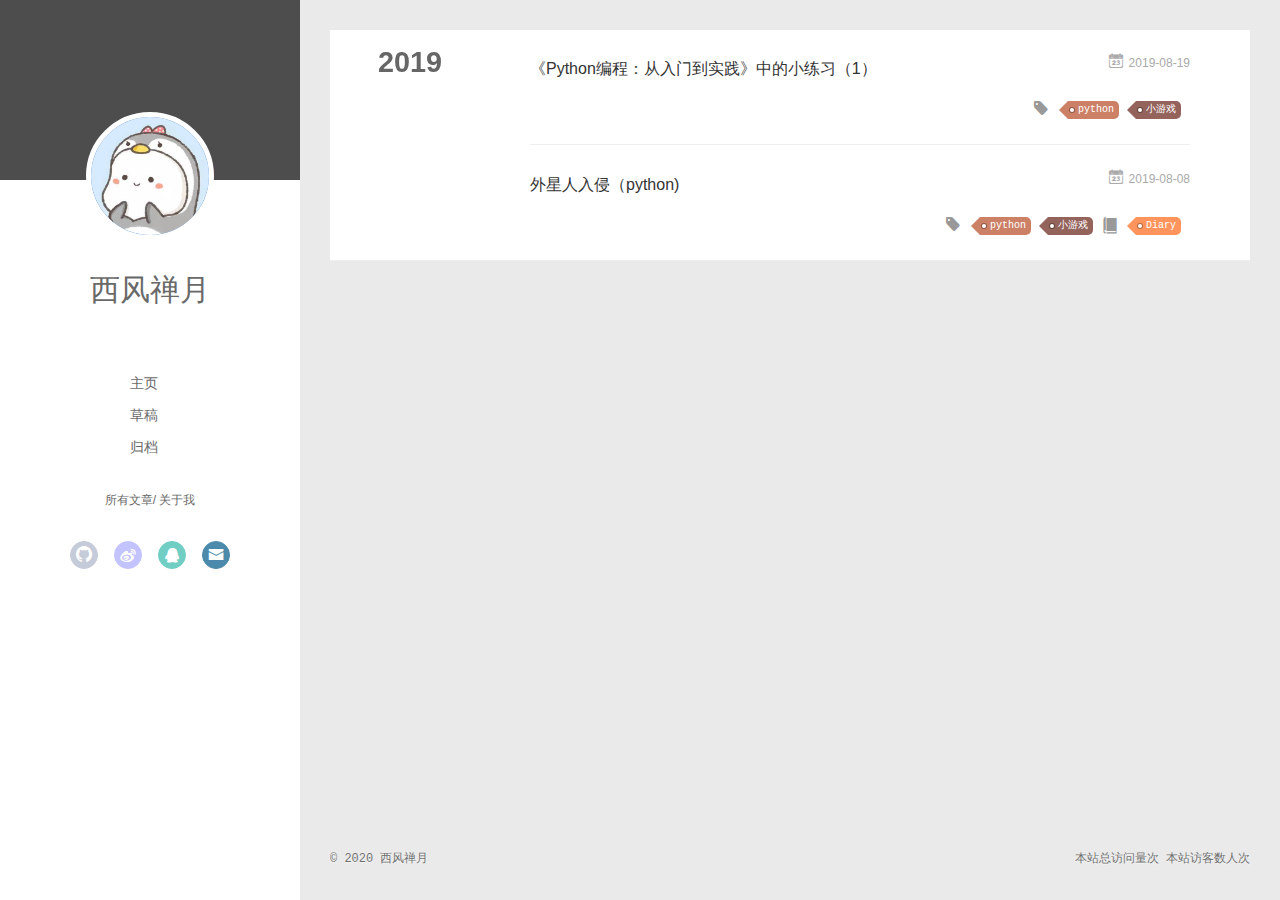
<file: archives/2019/index.html>
<!DOCTYPE html>
<html>
<head>
  <meta charset="utf-8">
  
  <meta name="renderer" content="webkit">
  <meta http-equiv="X-UA-Compatible" content="IE=edge" >
  <link rel="dns-prefetch" href="http://yoursite.com">
  <title>Archives: 2019 | Hexo</title>
  <meta name="viewport" content="width=device-width, initial-scale=1, maximum-scale=1">
  <meta property="og:type" content="website">
<meta property="og:title" content="Hexo">
<meta property="og:url" content="http://yoursite.com/archives/2019/index.html">
<meta property="og:site_name" content="Hexo">
<meta property="og:locale" content="en_US">
<meta property="article:author" content="西风禅月">
<meta name="twitter:card" content="summary">
  
    <link rel="alternative" href="/atom.xml" title="Hexo" type="application/atom+xml">
  
  
    <link rel="icon" href="/favicon.png">
  
  <link rel="stylesheet" type="text/css" href="/./main.0cf68a.css">
  <style type="text/css">
  
    #container.show {
      background: linear-gradient(200deg,#ccc,#000);
    }
  </style>
  

  

<meta name="generator" content="Hexo 4.2.0"></head>

<body>
  <div id="container" q-class="show:isCtnShow">
    <canvas id="anm-canvas" class="anm-canvas"></canvas>
    <div class="left-col" q-class="show:isShow">
      
<div class="overlay" style="background: #4d4d4d"></div>
<div class="intrude-less">
	<header id="header" class="inner">
		<a href="/" class="profilepic">
			<img src="/img/avater.jpg" class="js-avatar">
		</a>
		<hgroup>
		  <h1 class="header-author"><a href="/">西风禅月</a></h1>
		</hgroup>
		

		<nav class="header-menu">
			<ul>
			
				<li><a href="/">主页</a></li>
	        
				<li><a href="/">草稿</a></li>
	        
				<li><a href="/archives/index.html">归档</a></li>
	        
			</ul>
		</nav>
		<nav class="header-smart-menu">
    		
    			
    			<a q-on="click: openSlider(e, 'innerArchive')" href="javascript:void(0)">所有文章</a>
    			
            
    			
    			<a q-on="click: openSlider(e, 'aboutme')" href="javascript:void(0)">关于我</a>
    			
            
		</nav>
		<nav class="header-nav">
			<div class="social">
				
					<a class="github" target="_blank" href="https://github.com/Lvull/" title="github"><i class="icon-github"></i></a>
		        
					<a class="weibo" target="_blank" href="#" title="weibo"><i class="icon-weibo"></i></a>
		        
					<a class="qq" target="_blank" href="http://wpa.qq.com/msgrd?v=3&uin=1990531059&site=qq&menu=yes" title="qq"><i class="icon-qq"></i></a>
		        
					<a class="mail" target="_blank" href="mailto:13202878608@163.com" title="mail"><i class="icon-mail"></i></a>
		        
			</div>
		</nav>
	</header>		
</div>

    </div>
    <div class="mid-col" q-class="show:isShow,hide:isShow|isFalse">
      
<nav id="mobile-nav">
  	<div class="overlay js-overlay" style="background: #4d4d4d"></div>
	<div class="btnctn js-mobile-btnctn">
  		<div class="slider-trigger list" q-on="click: openSlider(e)"><i class="icon icon-sort"></i></div>
	</div>
	<div class="intrude-less">
		<header id="header" class="inner">
			<div class="profilepic">
				<img src="/img/avater.jpg" class="js-avatar">
			</div>
			<hgroup>
			  <h1 class="header-author js-header-author">西风禅月</h1>
			</hgroup>
			
			
			
				
			
				
			
				
			
			
			
			<nav class="header-nav">
				<div class="social">
					
						<a class="github" target="_blank" href="https://github.com/Lvull/" title="github"><i class="icon-github"></i></a>
			        
						<a class="weibo" target="_blank" href="#" title="weibo"><i class="icon-weibo"></i></a>
			        
						<a class="qq" target="_blank" href="http://wpa.qq.com/msgrd?v=3&uin=1990531059&site=qq&menu=yes" title="qq"><i class="icon-qq"></i></a>
			        
						<a class="mail" target="_blank" href="mailto:13202878608@163.com" title="mail"><i class="icon-mail"></i></a>
			        
				</div>
			</nav>

			<nav class="header-menu js-header-menu">
				<ul style="width: 70%">
				
				
					<li style="width: 33.333333333333336%"><a href="/">主页</a></li>
		        
					<li style="width: 33.333333333333336%"><a href="/">草稿</a></li>
		        
					<li style="width: 33.333333333333336%"><a href="/archives/index.html">归档</a></li>
		        
				</ul>
			</nav>
		</header>				
	</div>
	<div class="mobile-mask" style="display:none" q-show="isShow"></div>
</nav>

      <div id="wrapper" class="body-wrap">
        <div class="menu-l">
          <div class="canvas-wrap">
            <canvas data-colors="#eaeaea" data-sectionHeight="100" data-contentId="js-content" id="myCanvas1" class="anm-canvas"></canvas>
          </div>
          <div id="js-content" class="content-ll">
            
  
  
    
    
      
      
      <section class="archives-wrap">
        <div class="archive-year-wrap">
          <a href="/archives/2019" class="archive-year">2019</a>
        </div>
        <div class="archives">
    
    <article class="archive-article archive-type-post">
  <div class="archive-article-inner">
    <header class="archive-article-header">
      	<div class="article-meta">
	      	<a href="/2019/08/19/%E3%80%8APython%E7%BC%96%E7%A8%8B%EF%BC%9A%E4%BB%8E%E5%85%A5%E9%97%A8%E5%88%B0%E5%AE%9E%E8%B7%B5%E3%80%8B%E4%B8%AD%E7%9A%84%E5%B0%8F%E7%BB%83%E4%B9%A0%EF%BC%881%EF%BC%89/" class="archive-article-date">
  	<time datetime="2019-08-19T03:39:24.000Z" itemprop="datePublished"><i class="icon-calendar icon"></i>2019-08-19</time>
</a>
        </div>
    	 
  
    <h1 itemprop="name">
      <a class="archive-article-title" href="/2019/08/19/%E3%80%8APython%E7%BC%96%E7%A8%8B%EF%BC%9A%E4%BB%8E%E5%85%A5%E9%97%A8%E5%88%B0%E5%AE%9E%E8%B7%B5%E3%80%8B%E4%B8%AD%E7%9A%84%E5%B0%8F%E7%BB%83%E4%B9%A0%EF%BC%881%EF%BC%89/">《Python编程：从入门到实践》中的小练习（1）</a>
    </h1>
  

        <div class="article-info info-on-right">
          
	<div class="article-tag tagcloud">
		<i class="icon-price-tags icon"></i>
		<ul class="article-tag-list">
			 
        		<li class="article-tag-list-item">
        			<a href="javascript:void(0)" class="js-tag article-tag-list-link color2">python</a>
        		</li>
      		 
        		<li class="article-tag-list-item">
        			<a href="javascript:void(0)" class="js-tag article-tag-list-link color4">小游戏</a>
        		</li>
      		
		</ul>
	</div>

          

        </div>
        <div class="clearfix"></div>
    </header>
  </div>
</article>
  
    
    
    <article class="archive-article archive-type-post">
  <div class="archive-article-inner">
    <header class="archive-article-header">
      	<div class="article-meta">
	      	<a href="/2019/08/08/%E5%A4%96%E6%98%9F%E4%BA%BA%E5%85%A5%E4%BE%B5(python)/" class="archive-article-date">
  	<time datetime="2019-08-08T08:17:29.000Z" itemprop="datePublished"><i class="icon-calendar icon"></i>2019-08-08</time>
</a>
        </div>
    	 
  
    <h1 itemprop="name">
      <a class="archive-article-title" href="/2019/08/08/%E5%A4%96%E6%98%9F%E4%BA%BA%E5%85%A5%E4%BE%B5(python)/">外星人入侵（python)</a>
    </h1>
  

        <div class="article-info info-on-right">
          
	<div class="article-tag tagcloud">
		<i class="icon-price-tags icon"></i>
		<ul class="article-tag-list">
			 
        		<li class="article-tag-list-item">
        			<a href="javascript:void(0)" class="js-tag article-tag-list-link color2">python</a>
        		</li>
      		 
        		<li class="article-tag-list-item">
        			<a href="javascript:void(0)" class="js-tag article-tag-list-link color4">小游戏</a>
        		</li>
      		
		</ul>
	</div>

          
	<div class="article-category tagcloud">
		<i class="icon-book icon"></i>
		<ul class="article-tag-list">
			 
        		<li class="article-tag-list-item">
        			<a href="/categories/Diary//" class="article-tag-list-link color1">Diary</a>
        		</li>
      		
		</ul>
	</div>


        </div>
        <div class="clearfix"></div>
    </header>
  </div>
</article>
  
  
    </div></section>
  

    


          </div>
        </div>
      </div>
      <script async src="//busuanzi.ibruce.info/busuanzi/2.3/busuanzi.pure.mini.js"></script>
<footer id="footer">
  <div class="outer">
    <div id="footer-info">
    	<div class="footer-left">
    		&copy; 2020 西风禅月
    	</div>
      	<div class="footer-right">
			  <!-- <a href="http://hexo.io/" target="_blank">Hexo</a>  Theme <a href="https://github.com/litten/hexo-theme-yilia" target="_blank">Yilia</a> by Litten -->
			  <span id="busuanzi_container_site_pv">本站总访问量<span id="busuanzi_value_site_pv"></span>次</span>
			  <span id="busuanzi_container_site_uv">  本站访客数<span id="busuanzi_value_site_uv"></span>人次</span>
      	</div>
    </div>
  </div>
</footer>
    </div>
    
<script>
	var yiliaConfig = {
		mathjax: false,
		isHome: false,
		isPost: false,
		isArchive: true,
		isTag: false,
		isCategory: false,
		open_in_new: false,
		toc_hide_index: true,
		root: "/",
		innerArchive: true,
		showTags: false
	}
</script>

<script>!function(t){function n(e){if(r[e])return r[e].exports;var i=r[e]={exports:{},id:e,loaded:!1};return t[e].call(i.exports,i,i.exports,n),i.loaded=!0,i.exports}var r={};n.m=t,n.c=r,n.p="./",n(0)}([function(t,n,r){r(195),t.exports=r(191)},function(t,n,r){var e=r(3),i=r(52),o=r(27),u=r(28),c=r(53),f="prototype",a=function(t,n,r){var s,l,h,v,p=t&a.F,d=t&a.G,y=t&a.S,g=t&a.P,b=t&a.B,m=d?e:y?e[n]||(e[n]={}):(e[n]||{})[f],x=d?i:i[n]||(i[n]={}),w=x[f]||(x[f]={});d&&(r=n);for(s in r)l=!p&&m&&void 0!==m[s],h=(l?m:r)[s],v=b&&l?c(h,e):g&&"function"==typeof h?c(Function.call,h):h,m&&u(m,s,h,t&a.U),x[s]!=h&&o(x,s,v),g&&w[s]!=h&&(w[s]=h)};e.core=i,a.F=1,a.G=2,a.S=4,a.P=8,a.B=16,a.W=32,a.U=64,a.R=128,t.exports=a},function(t,n,r){var e=r(6);t.exports=function(t){if(!e(t))throw TypeError(t+" is not an object!");return t}},function(t,n){var r=t.exports="undefined"!=typeof window&&window.Math==Math?window:"undefined"!=typeof self&&self.Math==Math?self:Function("return this")();"number"==typeof __g&&(__g=r)},function(t,n){t.exports=function(t){try{return!!t()}catch(t){return!0}}},function(t,n){var r=t.exports="undefined"!=typeof window&&window.Math==Math?window:"undefined"!=typeof self&&self.Math==Math?self:Function("return this")();"number"==typeof __g&&(__g=r)},function(t,n){t.exports=function(t){return"object"==typeof t?null!==t:"function"==typeof t}},function(t,n,r){var e=r(126)("wks"),i=r(76),o=r(3).Symbol,u="function"==typeof o;(t.exports=function(t){return e[t]||(e[t]=u&&o[t]||(u?o:i)("Symbol."+t))}).store=e},function(t,n){var r={}.hasOwnProperty;t.exports=function(t,n){return r.call(t,n)}},function(t,n,r){var e=r(94),i=r(33);t.exports=function(t){return e(i(t))}},function(t,n,r){t.exports=!r(4)(function(){return 7!=Object.defineProperty({},"a",{get:function(){return 7}}).a})},function(t,n,r){var e=r(2),i=r(167),o=r(50),u=Object.defineProperty;n.f=r(10)?Object.defineProperty:function(t,n,r){if(e(t),n=o(n,!0),e(r),i)try{return u(t,n,r)}catch(t){}if("get"in r||"set"in r)throw TypeError("Accessors not supported!");return"value"in r&&(t[n]=r.value),t}},function(t,n,r){t.exports=!r(18)(function(){return 7!=Object.defineProperty({},"a",{get:function(){return 7}}).a})},function(t,n,r){var e=r(14),i=r(22);t.exports=r(12)?function(t,n,r){return e.f(t,n,i(1,r))}:function(t,n,r){return t[n]=r,t}},function(t,n,r){var e=r(20),i=r(58),o=r(42),u=Object.defineProperty;n.f=r(12)?Object.defineProperty:function(t,n,r){if(e(t),n=o(n,!0),e(r),i)try{return u(t,n,r)}catch(t){}if("get"in r||"set"in r)throw TypeError("Accessors not supported!");return"value"in r&&(t[n]=r.value),t}},function(t,n,r){var e=r(40)("wks"),i=r(23),o=r(5).Symbol,u="function"==typeof o;(t.exports=function(t){return e[t]||(e[t]=u&&o[t]||(u?o:i)("Symbol."+t))}).store=e},function(t,n,r){var e=r(67),i=Math.min;t.exports=function(t){return t>0?i(e(t),9007199254740991):0}},function(t,n,r){var e=r(46);t.exports=function(t){return Object(e(t))}},function(t,n){t.exports=function(t){try{return!!t()}catch(t){return!0}}},function(t,n,r){var e=r(63),i=r(34);t.exports=Object.keys||function(t){return e(t,i)}},function(t,n,r){var e=r(21);t.exports=function(t){if(!e(t))throw TypeError(t+" is not an object!");return t}},function(t,n){t.exports=function(t){return"object"==typeof t?null!==t:"function"==typeof t}},function(t,n){t.exports=function(t,n){return{enumerable:!(1&t),configurable:!(2&t),writable:!(4&t),value:n}}},function(t,n){var r=0,e=Math.random();t.exports=function(t){return"Symbol(".concat(void 0===t?"":t,")_",(++r+e).toString(36))}},function(t,n){var r={}.hasOwnProperty;t.exports=function(t,n){return r.call(t,n)}},function(t,n){var r=t.exports={version:"2.4.0"};"number"==typeof __e&&(__e=r)},function(t,n){t.exports=function(t){if("function"!=typeof t)throw TypeError(t+" is not a function!");return t}},function(t,n,r){var e=r(11),i=r(66);t.exports=r(10)?function(t,n,r){return e.f(t,n,i(1,r))}:function(t,n,r){return t[n]=r,t}},function(t,n,r){var e=r(3),i=r(27),o=r(24),u=r(76)("src"),c="toString",f=Function[c],a=(""+f).split(c);r(52).inspectSource=function(t){return f.call(t)},(t.exports=function(t,n,r,c){var f="function"==typeof r;f&&(o(r,"name")||i(r,"name",n)),t[n]!==r&&(f&&(o(r,u)||i(r,u,t[n]?""+t[n]:a.join(String(n)))),t===e?t[n]=r:c?t[n]?t[n]=r:i(t,n,r):(delete t[n],i(t,n,r)))})(Function.prototype,c,function(){return"function"==typeof this&&this[u]||f.call(this)})},function(t,n,r){var e=r(1),i=r(4),o=r(46),u=function(t,n,r,e){var i=String(o(t)),u="<"+n;return""!==r&&(u+=" "+r+'="'+String(e).replace(/"/g,"&quot;")+'"'),u+">"+i+"</"+n+">"};t.exports=function(t,n){var r={};r[t]=n(u),e(e.P+e.F*i(function(){var n=""[t]('"');return n!==n.toLowerCase()||n.split('"').length>3}),"String",r)}},function(t,n,r){var e=r(115),i=r(46);t.exports=function(t){return e(i(t))}},function(t,n,r){var e=r(116),i=r(66),o=r(30),u=r(50),c=r(24),f=r(167),a=Object.getOwnPropertyDescriptor;n.f=r(10)?a:function(t,n){if(t=o(t),n=u(n,!0),f)try{return a(t,n)}catch(t){}if(c(t,n))return i(!e.f.call(t,n),t[n])}},function(t,n,r){var e=r(24),i=r(17),o=r(145)("IE_PROTO"),u=Object.prototype;t.exports=Object.getPrototypeOf||function(t){return t=i(t),e(t,o)?t[o]:"function"==typeof t.constructor&&t instanceof t.constructor?t.constructor.prototype:t instanceof Object?u:null}},function(t,n){t.exports=function(t){if(void 0==t)throw TypeError("Can't call method on  "+t);return t}},function(t,n){t.exports="constructor,hasOwnProperty,isPrototypeOf,propertyIsEnumerable,toLocaleString,toString,valueOf".split(",")},function(t,n){t.exports={}},function(t,n){t.exports=!0},function(t,n){n.f={}.propertyIsEnumerable},function(t,n,r){var e=r(14).f,i=r(8),o=r(15)("toStringTag");t.exports=function(t,n,r){t&&!i(t=r?t:t.prototype,o)&&e(t,o,{configurable:!0,value:n})}},function(t,n,r){var e=r(40)("keys"),i=r(23);t.exports=function(t){return e[t]||(e[t]=i(t))}},function(t,n,r){var e=r(5),i="__core-js_shared__",o=e[i]||(e[i]={});t.exports=function(t){return o[t]||(o[t]={})}},function(t,n){var r=Math.ceil,e=Math.floor;t.exports=function(t){return isNaN(t=+t)?0:(t>0?e:r)(t)}},function(t,n,r){var e=r(21);t.exports=function(t,n){if(!e(t))return t;var r,i;if(n&&"function"==typeof(r=t.toString)&&!e(i=r.call(t)))return i;if("function"==typeof(r=t.valueOf)&&!e(i=r.call(t)))return i;if(!n&&"function"==typeof(r=t.toString)&&!e(i=r.call(t)))return i;throw TypeError("Can't convert object to primitive value")}},function(t,n,r){var e=r(5),i=r(25),o=r(36),u=r(44),c=r(14).f;t.exports=function(t){var n=i.Symbol||(i.Symbol=o?{}:e.Symbol||{});"_"==t.charAt(0)||t in n||c(n,t,{value:u.f(t)})}},function(t,n,r){n.f=r(15)},function(t,n){var r={}.toString;t.exports=function(t){return r.call(t).slice(8,-1)}},function(t,n){t.exports=function(t){if(void 0==t)throw TypeError("Can't call method on  "+t);return t}},function(t,n,r){var e=r(4);t.exports=function(t,n){return!!t&&e(function(){n?t.call(null,function(){},1):t.call(null)})}},function(t,n,r){var e=r(53),i=r(115),o=r(17),u=r(16),c=r(203);t.exports=function(t,n){var r=1==t,f=2==t,a=3==t,s=4==t,l=6==t,h=5==t||l,v=n||c;return function(n,c,p){for(var d,y,g=o(n),b=i(g),m=e(c,p,3),x=u(b.length),w=0,S=r?v(n,x):f?v(n,0):void 0;x>w;w++)if((h||w in b)&&(d=b[w],y=m(d,w,g),t))if(r)S[w]=y;else if(y)switch(t){case 3:return!0;case 5:return d;case 6:return w;case 2:S.push(d)}else if(s)return!1;return l?-1:a||s?s:S}}},function(t,n,r){var e=r(1),i=r(52),o=r(4);t.exports=function(t,n){var r=(i.Object||{})[t]||Object[t],u={};u[t]=n(r),e(e.S+e.F*o(function(){r(1)}),"Object",u)}},function(t,n,r){var e=r(6);t.exports=function(t,n){if(!e(t))return t;var r,i;if(n&&"function"==typeof(r=t.toString)&&!e(i=r.call(t)))return i;if("function"==typeof(r=t.valueOf)&&!e(i=r.call(t)))return i;if(!n&&"function"==typeof(r=t.toString)&&!e(i=r.call(t)))return i;throw TypeError("Can't convert object to primitive value")}},function(t,n,r){var e=r(5),i=r(25),o=r(91),u=r(13),c="prototype",f=function(t,n,r){var a,s,l,h=t&f.F,v=t&f.G,p=t&f.S,d=t&f.P,y=t&f.B,g=t&f.W,b=v?i:i[n]||(i[n]={}),m=b[c],x=v?e:p?e[n]:(e[n]||{})[c];v&&(r=n);for(a in r)(s=!h&&x&&void 0!==x[a])&&a in b||(l=s?x[a]:r[a],b[a]=v&&"function"!=typeof x[a]?r[a]:y&&s?o(l,e):g&&x[a]==l?function(t){var n=function(n,r,e){if(this instanceof t){switch(arguments.length){case 0:return new t;case 1:return new t(n);case 2:return new t(n,r)}return new t(n,r,e)}return t.apply(this,arguments)};return n[c]=t[c],n}(l):d&&"function"==typeof l?o(Function.call,l):l,d&&((b.virtual||(b.virtual={}))[a]=l,t&f.R&&m&&!m[a]&&u(m,a,l)))};f.F=1,f.G=2,f.S=4,f.P=8,f.B=16,f.W=32,f.U=64,f.R=128,t.exports=f},function(t,n){var r=t.exports={version:"2.4.0"};"number"==typeof __e&&(__e=r)},function(t,n,r){var e=r(26);t.exports=function(t,n,r){if(e(t),void 0===n)return t;switch(r){case 1:return function(r){return t.call(n,r)};case 2:return function(r,e){return t.call(n,r,e)};case 3:return function(r,e,i){return t.call(n,r,e,i)}}return function(){return t.apply(n,arguments)}}},function(t,n,r){var e=r(183),i=r(1),o=r(126)("metadata"),u=o.store||(o.store=new(r(186))),c=function(t,n,r){var i=u.get(t);if(!i){if(!r)return;u.set(t,i=new e)}var o=i.get(n);if(!o){if(!r)return;i.set(n,o=new e)}return o},f=function(t,n,r){var e=c(n,r,!1);return void 0!==e&&e.has(t)},a=function(t,n,r){var e=c(n,r,!1);return void 0===e?void 0:e.get(t)},s=function(t,n,r,e){c(r,e,!0).set(t,n)},l=function(t,n){var r=c(t,n,!1),e=[];return r&&r.forEach(function(t,n){e.push(n)}),e},h=function(t){return void 0===t||"symbol"==typeof t?t:String(t)},v=function(t){i(i.S,"Reflect",t)};t.exports={store:u,map:c,has:f,get:a,set:s,keys:l,key:h,exp:v}},function(t,n,r){"use strict";if(r(10)){var e=r(69),i=r(3),o=r(4),u=r(1),c=r(127),f=r(152),a=r(53),s=r(68),l=r(66),h=r(27),v=r(73),p=r(67),d=r(16),y=r(75),g=r(50),b=r(24),m=r(180),x=r(114),w=r(6),S=r(17),_=r(137),O=r(70),E=r(32),P=r(71).f,j=r(154),F=r(76),M=r(7),A=r(48),N=r(117),T=r(146),I=r(155),k=r(80),L=r(123),R=r(74),C=r(130),D=r(160),U=r(11),W=r(31),G=U.f,B=W.f,V=i.RangeError,z=i.TypeError,q=i.Uint8Array,K="ArrayBuffer",J="Shared"+K,Y="BYTES_PER_ELEMENT",H="prototype",$=Array[H],X=f.ArrayBuffer,Q=f.DataView,Z=A(0),tt=A(2),nt=A(3),rt=A(4),et=A(5),it=A(6),ot=N(!0),ut=N(!1),ct=I.values,ft=I.keys,at=I.entries,st=$.lastIndexOf,lt=$.reduce,ht=$.reduceRight,vt=$.join,pt=$.sort,dt=$.slice,yt=$.toString,gt=$.toLocaleString,bt=M("iterator"),mt=M("toStringTag"),xt=F("typed_constructor"),wt=F("def_constructor"),St=c.CONSTR,_t=c.TYPED,Ot=c.VIEW,Et="Wrong length!",Pt=A(1,function(t,n){return Tt(T(t,t[wt]),n)}),jt=o(function(){return 1===new q(new Uint16Array([1]).buffer)[0]}),Ft=!!q&&!!q[H].set&&o(function(){new q(1).set({})}),Mt=function(t,n){if(void 0===t)throw z(Et);var r=+t,e=d(t);if(n&&!m(r,e))throw V(Et);return e},At=function(t,n){var r=p(t);if(r<0||r%n)throw V("Wrong offset!");return r},Nt=function(t){if(w(t)&&_t in t)return t;throw z(t+" is not a typed array!")},Tt=function(t,n){if(!(w(t)&&xt in t))throw z("It is not a typed array constructor!");return new t(n)},It=function(t,n){return kt(T(t,t[wt]),n)},kt=function(t,n){for(var r=0,e=n.length,i=Tt(t,e);e>r;)i[r]=n[r++];return i},Lt=function(t,n,r){G(t,n,{get:function(){return this._d[r]}})},Rt=function(t){var n,r,e,i,o,u,c=S(t),f=arguments.length,s=f>1?arguments[1]:void 0,l=void 0!==s,h=j(c);if(void 0!=h&&!_(h)){for(u=h.call(c),e=[],n=0;!(o=u.next()).done;n++)e.push(o.value);c=e}for(l&&f>2&&(s=a(s,arguments[2],2)),n=0,r=d(c.length),i=Tt(this,r);r>n;n++)i[n]=l?s(c[n],n):c[n];return i},Ct=function(){for(var t=0,n=arguments.length,r=Tt(this,n);n>t;)r[t]=arguments[t++];return r},Dt=!!q&&o(function(){gt.call(new q(1))}),Ut=function(){return gt.apply(Dt?dt.call(Nt(this)):Nt(this),arguments)},Wt={copyWithin:function(t,n){return D.call(Nt(this),t,n,arguments.length>2?arguments[2]:void 0)},every:function(t){return rt(Nt(this),t,arguments.length>1?arguments[1]:void 0)},fill:function(t){return C.apply(Nt(this),arguments)},filter:function(t){return It(this,tt(Nt(this),t,arguments.length>1?arguments[1]:void 0))},find:function(t){return et(Nt(this),t,arguments.length>1?arguments[1]:void 0)},findIndex:function(t){return it(Nt(this),t,arguments.length>1?arguments[1]:void 0)},forEach:function(t){Z(Nt(this),t,arguments.length>1?arguments[1]:void 0)},indexOf:function(t){return ut(Nt(this),t,arguments.length>1?arguments[1]:void 0)},includes:function(t){return ot(Nt(this),t,arguments.length>1?arguments[1]:void 0)},join:function(t){return vt.apply(Nt(this),arguments)},lastIndexOf:function(t){return st.apply(Nt(this),arguments)},map:function(t){return Pt(Nt(this),t,arguments.length>1?arguments[1]:void 0)},reduce:function(t){return lt.apply(Nt(this),arguments)},reduceRight:function(t){return ht.apply(Nt(this),arguments)},reverse:function(){for(var t,n=this,r=Nt(n).length,e=Math.floor(r/2),i=0;i<e;)t=n[i],n[i++]=n[--r],n[r]=t;return n},some:function(t){return nt(Nt(this),t,arguments.length>1?arguments[1]:void 0)},sort:function(t){return pt.call(Nt(this),t)},subarray:function(t,n){var r=Nt(this),e=r.length,i=y(t,e);return new(T(r,r[wt]))(r.buffer,r.byteOffset+i*r.BYTES_PER_ELEMENT,d((void 0===n?e:y(n,e))-i))}},Gt=function(t,n){return It(this,dt.call(Nt(this),t,n))},Bt=function(t){Nt(this);var n=At(arguments[1],1),r=this.length,e=S(t),i=d(e.length),o=0;if(i+n>r)throw V(Et);for(;o<i;)this[n+o]=e[o++]},Vt={entries:function(){return at.call(Nt(this))},keys:function(){return ft.call(Nt(this))},values:function(){return ct.call(Nt(this))}},zt=function(t,n){return w(t)&&t[_t]&&"symbol"!=typeof n&&n in t&&String(+n)==String(n)},qt=function(t,n){return zt(t,n=g(n,!0))?l(2,t[n]):B(t,n)},Kt=function(t,n,r){return!(zt(t,n=g(n,!0))&&w(r)&&b(r,"value"))||b(r,"get")||b(r,"set")||r.configurable||b(r,"writable")&&!r.writable||b(r,"enumerable")&&!r.enumerable?G(t,n,r):(t[n]=r.value,t)};St||(W.f=qt,U.f=Kt),u(u.S+u.F*!St,"Object",{getOwnPropertyDescriptor:qt,defineProperty:Kt}),o(function(){yt.call({})})&&(yt=gt=function(){return vt.call(this)});var Jt=v({},Wt);v(Jt,Vt),h(Jt,bt,Vt.values),v(Jt,{slice:Gt,set:Bt,constructor:function(){},toString:yt,toLocaleString:Ut}),Lt(Jt,"buffer","b"),Lt(Jt,"byteOffset","o"),Lt(Jt,"byteLength","l"),Lt(Jt,"length","e"),G(Jt,mt,{get:function(){return this[_t]}}),t.exports=function(t,n,r,f){f=!!f;var a=t+(f?"Clamped":"")+"Array",l="Uint8Array"!=a,v="get"+t,p="set"+t,y=i[a],g=y||{},b=y&&E(y),m=!y||!c.ABV,S={},_=y&&y[H],j=function(t,r){var e=t._d;return e.v[v](r*n+e.o,jt)},F=function(t,r,e){var i=t._d;f&&(e=(e=Math.round(e))<0?0:e>255?255:255&e),i.v[p](r*n+i.o,e,jt)},M=function(t,n){G(t,n,{get:function(){return j(this,n)},set:function(t){return F(this,n,t)},enumerable:!0})};m?(y=r(function(t,r,e,i){s(t,y,a,"_d");var o,u,c,f,l=0,v=0;if(w(r)){if(!(r instanceof X||(f=x(r))==K||f==J))return _t in r?kt(y,r):Rt.call(y,r);o=r,v=At(e,n);var p=r.byteLength;if(void 0===i){if(p%n)throw V(Et);if((u=p-v)<0)throw V(Et)}else if((u=d(i)*n)+v>p)throw V(Et);c=u/n}else c=Mt(r,!0),u=c*n,o=new X(u);for(h(t,"_d",{b:o,o:v,l:u,e:c,v:new Q(o)});l<c;)M(t,l++)}),_=y[H]=O(Jt),h(_,"constructor",y)):L(function(t){new y(null),new y(t)},!0)||(y=r(function(t,r,e,i){s(t,y,a);var o;return w(r)?r instanceof X||(o=x(r))==K||o==J?void 0!==i?new g(r,At(e,n),i):void 0!==e?new g(r,At(e,n)):new g(r):_t in r?kt(y,r):Rt.call(y,r):new g(Mt(r,l))}),Z(b!==Function.prototype?P(g).concat(P(b)):P(g),function(t){t in y||h(y,t,g[t])}),y[H]=_,e||(_.constructor=y));var A=_[bt],N=!!A&&("values"==A.name||void 0==A.name),T=Vt.values;h(y,xt,!0),h(_,_t,a),h(_,Ot,!0),h(_,wt,y),(f?new y(1)[mt]==a:mt in _)||G(_,mt,{get:function(){return a}}),S[a]=y,u(u.G+u.W+u.F*(y!=g),S),u(u.S,a,{BYTES_PER_ELEMENT:n,from:Rt,of:Ct}),Y in _||h(_,Y,n),u(u.P,a,Wt),R(a),u(u.P+u.F*Ft,a,{set:Bt}),u(u.P+u.F*!N,a,Vt),u(u.P+u.F*(_.toString!=yt),a,{toString:yt}),u(u.P+u.F*o(function(){new y(1).slice()}),a,{slice:Gt}),u(u.P+u.F*(o(function(){return[1,2].toLocaleString()!=new y([1,2]).toLocaleString()})||!o(function(){_.toLocaleString.call([1,2])})),a,{toLocaleString:Ut}),k[a]=N?A:T,e||N||h(_,bt,T)}}else t.exports=function(){}},function(t,n){var r={}.toString;t.exports=function(t){return r.call(t).slice(8,-1)}},function(t,n,r){var e=r(21),i=r(5).document,o=e(i)&&e(i.createElement);t.exports=function(t){return o?i.createElement(t):{}}},function(t,n,r){t.exports=!r(12)&&!r(18)(function(){return 7!=Object.defineProperty(r(57)("div"),"a",{get:function(){return 7}}).a})},function(t,n,r){"use strict";var e=r(36),i=r(51),o=r(64),u=r(13),c=r(8),f=r(35),a=r(96),s=r(38),l=r(103),h=r(15)("iterator"),v=!([].keys&&"next"in[].keys()),p="keys",d="values",y=function(){return this};t.exports=function(t,n,r,g,b,m,x){a(r,n,g);var w,S,_,O=function(t){if(!v&&t in F)return F[t];switch(t){case p:case d:return function(){return new r(this,t)}}return function(){return new r(this,t)}},E=n+" Iterator",P=b==d,j=!1,F=t.prototype,M=F[h]||F["@@iterator"]||b&&F[b],A=M||O(b),N=b?P?O("entries"):A:void 0,T="Array"==n?F.entries||M:M;if(T&&(_=l(T.call(new t)))!==Object.prototype&&(s(_,E,!0),e||c(_,h)||u(_,h,y)),P&&M&&M.name!==d&&(j=!0,A=function(){return M.call(this)}),e&&!x||!v&&!j&&F[h]||u(F,h,A),f[n]=A,f[E]=y,b)if(w={values:P?A:O(d),keys:m?A:O(p),entries:N},x)for(S in w)S in F||o(F,S,w[S]);else i(i.P+i.F*(v||j),n,w);return w}},function(t,n,r){var e=r(20),i=r(100),o=r(34),u=r(39)("IE_PROTO"),c=function(){},f="prototype",a=function(){var t,n=r(57)("iframe"),e=o.length;for(n.style.display="none",r(93).appendChild(n),n.src="javascript:",t=n.contentWindow.document,t.open(),t.write("<script>document.F=Object<\/script>"),t.close(),a=t.F;e--;)delete a[f][o[e]];return a()};t.exports=Object.create||function(t,n){var r;return null!==t?(c[f]=e(t),r=new c,c[f]=null,r[u]=t):r=a(),void 0===n?r:i(r,n)}},function(t,n,r){var e=r(63),i=r(34).concat("length","prototype");n.f=Object.getOwnPropertyNames||function(t){return e(t,i)}},function(t,n){n.f=Object.getOwnPropertySymbols},function(t,n,r){var e=r(8),i=r(9),o=r(90)(!1),u=r(39)("IE_PROTO");t.exports=function(t,n){var r,c=i(t),f=0,a=[];for(r in c)r!=u&&e(c,r)&&a.push(r);for(;n.length>f;)e(c,r=n[f++])&&(~o(a,r)||a.push(r));return a}},function(t,n,r){t.exports=r(13)},function(t,n,r){var e=r(76)("meta"),i=r(6),o=r(24),u=r(11).f,c=0,f=Object.isExtensible||function(){return!0},a=!r(4)(function(){return f(Object.preventExtensions({}))}),s=function(t){u(t,e,{value:{i:"O"+ ++c,w:{}}})},l=function(t,n){if(!i(t))return"symbol"==typeof t?t:("string"==typeof t?"S":"P")+t;if(!o(t,e)){if(!f(t))return"F";if(!n)return"E";s(t)}return t[e].i},h=function(t,n){if(!o(t,e)){if(!f(t))return!0;if(!n)return!1;s(t)}return t[e].w},v=function(t){return a&&p.NEED&&f(t)&&!o(t,e)&&s(t),t},p=t.exports={KEY:e,NEED:!1,fastKey:l,getWeak:h,onFreeze:v}},function(t,n){t.exports=function(t,n){return{enumerable:!(1&t),configurable:!(2&t),writable:!(4&t),value:n}}},function(t,n){var r=Math.ceil,e=Math.floor;t.exports=function(t){return isNaN(t=+t)?0:(t>0?e:r)(t)}},function(t,n){t.exports=function(t,n,r,e){if(!(t instanceof n)||void 0!==e&&e in t)throw TypeError(r+": incorrect invocation!");return t}},function(t,n){t.exports=!1},function(t,n,r){var e=r(2),i=r(173),o=r(133),u=r(145)("IE_PROTO"),c=function(){},f="prototype",a=function(){var t,n=r(132)("iframe"),e=o.length;for(n.style.display="none",r(135).appendChild(n),n.src="javascript:",t=n.contentWindow.document,t.open(),t.write("<script>document.F=Object<\/script>"),t.close(),a=t.F;e--;)delete a[f][o[e]];return a()};t.exports=Object.create||function(t,n){var r;return null!==t?(c[f]=e(t),r=new c,c[f]=null,r[u]=t):r=a(),void 0===n?r:i(r,n)}},function(t,n,r){var e=r(175),i=r(133).concat("length","prototype");n.f=Object.getOwnPropertyNames||function(t){return e(t,i)}},function(t,n,r){var e=r(175),i=r(133);t.exports=Object.keys||function(t){return e(t,i)}},function(t,n,r){var e=r(28);t.exports=function(t,n,r){for(var i in n)e(t,i,n[i],r);return t}},function(t,n,r){"use strict";var e=r(3),i=r(11),o=r(10),u=r(7)("species");t.exports=function(t){var n=e[t];o&&n&&!n[u]&&i.f(n,u,{configurable:!0,get:function(){return this}})}},function(t,n,r){var e=r(67),i=Math.max,o=Math.min;t.exports=function(t,n){return t=e(t),t<0?i(t+n,0):o(t,n)}},function(t,n){var r=0,e=Math.random();t.exports=function(t){return"Symbol(".concat(void 0===t?"":t,")_",(++r+e).toString(36))}},function(t,n,r){var e=r(33);t.exports=function(t){return Object(e(t))}},function(t,n,r){var e=r(7)("unscopables"),i=Array.prototype;void 0==i[e]&&r(27)(i,e,{}),t.exports=function(t){i[e][t]=!0}},function(t,n,r){var e=r(53),i=r(169),o=r(137),u=r(2),c=r(16),f=r(154),a={},s={},n=t.exports=function(t,n,r,l,h){var v,p,d,y,g=h?function(){return t}:f(t),b=e(r,l,n?2:1),m=0;if("function"!=typeof g)throw TypeError(t+" is not iterable!");if(o(g)){for(v=c(t.length);v>m;m++)if((y=n?b(u(p=t[m])[0],p[1]):b(t[m]))===a||y===s)return y}else for(d=g.call(t);!(p=d.next()).done;)if((y=i(d,b,p.value,n))===a||y===s)return y};n.BREAK=a,n.RETURN=s},function(t,n){t.exports={}},function(t,n,r){var e=r(11).f,i=r(24),o=r(7)("toStringTag");t.exports=function(t,n,r){t&&!i(t=r?t:t.prototype,o)&&e(t,o,{configurable:!0,value:n})}},function(t,n,r){var e=r(1),i=r(46),o=r(4),u=r(150),c="["+u+"]",f="​",a=RegExp("^"+c+c+"*"),s=RegExp(c+c+"*$"),l=function(t,n,r){var i={},c=o(function(){return!!u[t]()||f[t]()!=f}),a=i[t]=c?n(h):u[t];r&&(i[r]=a),e(e.P+e.F*c,"String",i)},h=l.trim=function(t,n){return t=String(i(t)),1&n&&(t=t.replace(a,"")),2&n&&(t=t.replace(s,"")),t};t.exports=l},function(t,n,r){t.exports={default:r(86),__esModule:!0}},function(t,n,r){t.exports={default:r(87),__esModule:!0}},function(t,n,r){"use strict";function e(t){return t&&t.__esModule?t:{default:t}}n.__esModule=!0;var i=r(84),o=e(i),u=r(83),c=e(u),f="function"==typeof c.default&&"symbol"==typeof o.default?function(t){return typeof t}:function(t){return t&&"function"==typeof c.default&&t.constructor===c.default&&t!==c.default.prototype?"symbol":typeof t};n.default="function"==typeof c.default&&"symbol"===f(o.default)?function(t){return void 0===t?"undefined":f(t)}:function(t){return t&&"function"==typeof c.default&&t.constructor===c.default&&t!==c.default.prototype?"symbol":void 0===t?"undefined":f(t)}},function(t,n,r){r(110),r(108),r(111),r(112),t.exports=r(25).Symbol},function(t,n,r){r(109),r(113),t.exports=r(44).f("iterator")},function(t,n){t.exports=function(t){if("function"!=typeof t)throw TypeError(t+" is not a function!");return t}},function(t,n){t.exports=function(){}},function(t,n,r){var e=r(9),i=r(106),o=r(105);t.exports=function(t){return function(n,r,u){var c,f=e(n),a=i(f.length),s=o(u,a);if(t&&r!=r){for(;a>s;)if((c=f[s++])!=c)return!0}else for(;a>s;s++)if((t||s in f)&&f[s]===r)return t||s||0;return!t&&-1}}},function(t,n,r){var e=r(88);t.exports=function(t,n,r){if(e(t),void 0===n)return t;switch(r){case 1:return function(r){return t.call(n,r)};case 2:return function(r,e){return t.call(n,r,e)};case 3:return function(r,e,i){return t.call(n,r,e,i)}}return function(){return t.apply(n,arguments)}}},function(t,n,r){var e=r(19),i=r(62),o=r(37);t.exports=function(t){var n=e(t),r=i.f;if(r)for(var u,c=r(t),f=o.f,a=0;c.length>a;)f.call(t,u=c[a++])&&n.push(u);return n}},function(t,n,r){t.exports=r(5).document&&document.documentElement},function(t,n,r){var e=r(56);t.exports=Object("z").propertyIsEnumerable(0)?Object:function(t){return"String"==e(t)?t.split(""):Object(t)}},function(t,n,r){var e=r(56);t.exports=Array.isArray||function(t){return"Array"==e(t)}},function(t,n,r){"use strict";var e=r(60),i=r(22),o=r(38),u={};r(13)(u,r(15)("iterator"),function(){return this}),t.exports=function(t,n,r){t.prototype=e(u,{next:i(1,r)}),o(t,n+" Iterator")}},function(t,n){t.exports=function(t,n){return{value:n,done:!!t}}},function(t,n,r){var e=r(19),i=r(9);t.exports=function(t,n){for(var r,o=i(t),u=e(o),c=u.length,f=0;c>f;)if(o[r=u[f++]]===n)return r}},function(t,n,r){var e=r(23)("meta"),i=r(21),o=r(8),u=r(14).f,c=0,f=Object.isExtensible||function(){return!0},a=!r(18)(function(){return f(Object.preventExtensions({}))}),s=function(t){u(t,e,{value:{i:"O"+ ++c,w:{}}})},l=function(t,n){if(!i(t))return"symbol"==typeof t?t:("string"==typeof t?"S":"P")+t;if(!o(t,e)){if(!f(t))return"F";if(!n)return"E";s(t)}return t[e].i},h=function(t,n){if(!o(t,e)){if(!f(t))return!0;if(!n)return!1;s(t)}return t[e].w},v=function(t){return a&&p.NEED&&f(t)&&!o(t,e)&&s(t),t},p=t.exports={KEY:e,NEED:!1,fastKey:l,getWeak:h,onFreeze:v}},function(t,n,r){var e=r(14),i=r(20),o=r(19);t.exports=r(12)?Object.defineProperties:function(t,n){i(t);for(var r,u=o(n),c=u.length,f=0;c>f;)e.f(t,r=u[f++],n[r]);return t}},function(t,n,r){var e=r(37),i=r(22),o=r(9),u=r(42),c=r(8),f=r(58),a=Object.getOwnPropertyDescriptor;n.f=r(12)?a:function(t,n){if(t=o(t),n=u(n,!0),f)try{return a(t,n)}catch(t){}if(c(t,n))return i(!e.f.call(t,n),t[n])}},function(t,n,r){var e=r(9),i=r(61).f,o={}.toString,u="object"==typeof window&&window&&Object.getOwnPropertyNames?Object.getOwnPropertyNames(window):[],c=function(t){try{return i(t)}catch(t){return u.slice()}};t.exports.f=function(t){return u&&"[object Window]"==o.call(t)?c(t):i(e(t))}},function(t,n,r){var e=r(8),i=r(77),o=r(39)("IE_PROTO"),u=Object.prototype;t.exports=Object.getPrototypeOf||function(t){return t=i(t),e(t,o)?t[o]:"function"==typeof t.constructor&&t instanceof t.constructor?t.constructor.prototype:t instanceof Object?u:null}},function(t,n,r){var e=r(41),i=r(33);t.exports=function(t){return function(n,r){var o,u,c=String(i(n)),f=e(r),a=c.length;return f<0||f>=a?t?"":void 0:(o=c.charCodeAt(f),o<55296||o>56319||f+1===a||(u=c.charCodeAt(f+1))<56320||u>57343?t?c.charAt(f):o:t?c.slice(f,f+2):u-56320+(o-55296<<10)+65536)}}},function(t,n,r){var e=r(41),i=Math.max,o=Math.min;t.exports=function(t,n){return t=e(t),t<0?i(t+n,0):o(t,n)}},function(t,n,r){var e=r(41),i=Math.min;t.exports=function(t){return t>0?i(e(t),9007199254740991):0}},function(t,n,r){"use strict";var e=r(89),i=r(97),o=r(35),u=r(9);t.exports=r(59)(Array,"Array",function(t,n){this._t=u(t),this._i=0,this._k=n},function(){var t=this._t,n=this._k,r=this._i++;return!t||r>=t.length?(this._t=void 0,i(1)):"keys"==n?i(0,r):"values"==n?i(0,t[r]):i(0,[r,t[r]])},"values"),o.Arguments=o.Array,e("keys"),e("values"),e("entries")},function(t,n){},function(t,n,r){"use strict";var e=r(104)(!0);r(59)(String,"String",function(t){this._t=String(t),this._i=0},function(){var t,n=this._t,r=this._i;return r>=n.length?{value:void 0,done:!0}:(t=e(n,r),this._i+=t.length,{value:t,done:!1})})},function(t,n,r){"use strict";var e=r(5),i=r(8),o=r(12),u=r(51),c=r(64),f=r(99).KEY,a=r(18),s=r(40),l=r(38),h=r(23),v=r(15),p=r(44),d=r(43),y=r(98),g=r(92),b=r(95),m=r(20),x=r(9),w=r(42),S=r(22),_=r(60),O=r(102),E=r(101),P=r(14),j=r(19),F=E.f,M=P.f,A=O.f,N=e.Symbol,T=e.JSON,I=T&&T.stringify,k="prototype",L=v("_hidden"),R=v("toPrimitive"),C={}.propertyIsEnumerable,D=s("symbol-registry"),U=s("symbols"),W=s("op-symbols"),G=Object[k],B="function"==typeof N,V=e.QObject,z=!V||!V[k]||!V[k].findChild,q=o&&a(function(){return 7!=_(M({},"a",{get:function(){return M(this,"a",{value:7}).a}})).a})?function(t,n,r){var e=F(G,n);e&&delete G[n],M(t,n,r),e&&t!==G&&M(G,n,e)}:M,K=function(t){var n=U[t]=_(N[k]);return n._k=t,n},J=B&&"symbol"==typeof N.iterator?function(t){return"symbol"==typeof t}:function(t){return t instanceof N},Y=function(t,n,r){return t===G&&Y(W,n,r),m(t),n=w(n,!0),m(r),i(U,n)?(r.enumerable?(i(t,L)&&t[L][n]&&(t[L][n]=!1),r=_(r,{enumerable:S(0,!1)})):(i(t,L)||M(t,L,S(1,{})),t[L][n]=!0),q(t,n,r)):M(t,n,r)},H=function(t,n){m(t);for(var r,e=g(n=x(n)),i=0,o=e.length;o>i;)Y(t,r=e[i++],n[r]);return t},$=function(t,n){return void 0===n?_(t):H(_(t),n)},X=function(t){var n=C.call(this,t=w(t,!0));return!(this===G&&i(U,t)&&!i(W,t))&&(!(n||!i(this,t)||!i(U,t)||i(this,L)&&this[L][t])||n)},Q=function(t,n){if(t=x(t),n=w(n,!0),t!==G||!i(U,n)||i(W,n)){var r=F(t,n);return!r||!i(U,n)||i(t,L)&&t[L][n]||(r.enumerable=!0),r}},Z=function(t){for(var n,r=A(x(t)),e=[],o=0;r.length>o;)i(U,n=r[o++])||n==L||n==f||e.push(n);return e},tt=function(t){for(var n,r=t===G,e=A(r?W:x(t)),o=[],u=0;e.length>u;)!i(U,n=e[u++])||r&&!i(G,n)||o.push(U[n]);return o};B||(N=function(){if(this instanceof N)throw TypeError("Symbol is not a constructor!");var t=h(arguments.length>0?arguments[0]:void 0),n=function(r){this===G&&n.call(W,r),i(this,L)&&i(this[L],t)&&(this[L][t]=!1),q(this,t,S(1,r))};return o&&z&&q(G,t,{configurable:!0,set:n}),K(t)},c(N[k],"toString",function(){return this._k}),E.f=Q,P.f=Y,r(61).f=O.f=Z,r(37).f=X,r(62).f=tt,o&&!r(36)&&c(G,"propertyIsEnumerable",X,!0),p.f=function(t){return K(v(t))}),u(u.G+u.W+u.F*!B,{Symbol:N});for(var nt="hasInstance,isConcatSpreadable,iterator,match,replace,search,species,split,toPrimitive,toStringTag,unscopables".split(","),rt=0;nt.length>rt;)v(nt[rt++]);for(var nt=j(v.store),rt=0;nt.length>rt;)d(nt[rt++]);u(u.S+u.F*!B,"Symbol",{for:function(t){return i(D,t+="")?D[t]:D[t]=N(t)},keyFor:function(t){if(J(t))return y(D,t);throw TypeError(t+" is not a symbol!")},useSetter:function(){z=!0},useSimple:function(){z=!1}}),u(u.S+u.F*!B,"Object",{create:$,defineProperty:Y,defineProperties:H,getOwnPropertyDescriptor:Q,getOwnPropertyNames:Z,getOwnPropertySymbols:tt}),T&&u(u.S+u.F*(!B||a(function(){var t=N();return"[null]"!=I([t])||"{}"!=I({a:t})||"{}"!=I(Object(t))})),"JSON",{stringify:function(t){if(void 0!==t&&!J(t)){for(var n,r,e=[t],i=1;arguments.length>i;)e.push(arguments[i++]);return n=e[1],"function"==typeof n&&(r=n),!r&&b(n)||(n=function(t,n){if(r&&(n=r.call(this,t,n)),!J(n))return n}),e[1]=n,I.apply(T,e)}}}),N[k][R]||r(13)(N[k],R,N[k].valueOf),l(N,"Symbol"),l(Math,"Math",!0),l(e.JSON,"JSON",!0)},function(t,n,r){r(43)("asyncIterator")},function(t,n,r){r(43)("observable")},function(t,n,r){r(107);for(var e=r(5),i=r(13),o=r(35),u=r(15)("toStringTag"),c=["NodeList","DOMTokenList","MediaList","StyleSheetList","CSSRuleList"],f=0;f<5;f++){var a=c[f],s=e[a],l=s&&s.prototype;l&&!l[u]&&i(l,u,a),o[a]=o.Array}},function(t,n,r){var e=r(45),i=r(7)("toStringTag"),o="Arguments"==e(function(){return arguments}()),u=function(t,n){try{return t[n]}catch(t){}};t.exports=function(t){var n,r,c;return void 0===t?"Undefined":null===t?"Null":"string"==typeof(r=u(n=Object(t),i))?r:o?e(n):"Object"==(c=e(n))&&"function"==typeof n.callee?"Arguments":c}},function(t,n,r){var e=r(45);t.exports=Object("z").propertyIsEnumerable(0)?Object:function(t){return"String"==e(t)?t.split(""):Object(t)}},function(t,n){n.f={}.propertyIsEnumerable},function(t,n,r){var e=r(30),i=r(16),o=r(75);t.exports=function(t){return function(n,r,u){var c,f=e(n),a=i(f.length),s=o(u,a);if(t&&r!=r){for(;a>s;)if((c=f[s++])!=c)return!0}else for(;a>s;s++)if((t||s in f)&&f[s]===r)return t||s||0;return!t&&-1}}},function(t,n,r){"use strict";var e=r(3),i=r(1),o=r(28),u=r(73),c=r(65),f=r(79),a=r(68),s=r(6),l=r(4),h=r(123),v=r(81),p=r(136);t.exports=function(t,n,r,d,y,g){var b=e[t],m=b,x=y?"set":"add",w=m&&m.prototype,S={},_=function(t){var n=w[t];o(w,t,"delete"==t?function(t){return!(g&&!s(t))&&n.call(this,0===t?0:t)}:"has"==t?function(t){return!(g&&!s(t))&&n.call(this,0===t?0:t)}:"get"==t?function(t){return g&&!s(t)?void 0:n.call(this,0===t?0:t)}:"add"==t?function(t){return n.call(this,0===t?0:t),this}:function(t,r){return n.call(this,0===t?0:t,r),this})};if("function"==typeof m&&(g||w.forEach&&!l(function(){(new m).entries().next()}))){var O=new m,E=O[x](g?{}:-0,1)!=O,P=l(function(){O.has(1)}),j=h(function(t){new m(t)}),F=!g&&l(function(){for(var t=new m,n=5;n--;)t[x](n,n);return!t.has(-0)});j||(m=n(function(n,r){a(n,m,t);var e=p(new b,n,m);return void 0!=r&&f(r,y,e[x],e),e}),m.prototype=w,w.constructor=m),(P||F)&&(_("delete"),_("has"),y&&_("get")),(F||E)&&_(x),g&&w.clear&&delete w.clear}else m=d.getConstructor(n,t,y,x),u(m.prototype,r),c.NEED=!0;return v(m,t),S[t]=m,i(i.G+i.W+i.F*(m!=b),S),g||d.setStrong(m,t,y),m}},function(t,n,r){"use strict";var e=r(27),i=r(28),o=r(4),u=r(46),c=r(7);t.exports=function(t,n,r){var f=c(t),a=r(u,f,""[t]),s=a[0],l=a[1];o(function(){var n={};return n[f]=function(){return 7},7!=""[t](n)})&&(i(String.prototype,t,s),e(RegExp.prototype,f,2==n?function(t,n){return l.call(t,this,n)}:function(t){return l.call(t,this)}))}
},function(t,n,r){"use strict";var e=r(2);t.exports=function(){var t=e(this),n="";return t.global&&(n+="g"),t.ignoreCase&&(n+="i"),t.multiline&&(n+="m"),t.unicode&&(n+="u"),t.sticky&&(n+="y"),n}},function(t,n){t.exports=function(t,n,r){var e=void 0===r;switch(n.length){case 0:return e?t():t.call(r);case 1:return e?t(n[0]):t.call(r,n[0]);case 2:return e?t(n[0],n[1]):t.call(r,n[0],n[1]);case 3:return e?t(n[0],n[1],n[2]):t.call(r,n[0],n[1],n[2]);case 4:return e?t(n[0],n[1],n[2],n[3]):t.call(r,n[0],n[1],n[2],n[3])}return t.apply(r,n)}},function(t,n,r){var e=r(6),i=r(45),o=r(7)("match");t.exports=function(t){var n;return e(t)&&(void 0!==(n=t[o])?!!n:"RegExp"==i(t))}},function(t,n,r){var e=r(7)("iterator"),i=!1;try{var o=[7][e]();o.return=function(){i=!0},Array.from(o,function(){throw 2})}catch(t){}t.exports=function(t,n){if(!n&&!i)return!1;var r=!1;try{var o=[7],u=o[e]();u.next=function(){return{done:r=!0}},o[e]=function(){return u},t(o)}catch(t){}return r}},function(t,n,r){t.exports=r(69)||!r(4)(function(){var t=Math.random();__defineSetter__.call(null,t,function(){}),delete r(3)[t]})},function(t,n){n.f=Object.getOwnPropertySymbols},function(t,n,r){var e=r(3),i="__core-js_shared__",o=e[i]||(e[i]={});t.exports=function(t){return o[t]||(o[t]={})}},function(t,n,r){for(var e,i=r(3),o=r(27),u=r(76),c=u("typed_array"),f=u("view"),a=!(!i.ArrayBuffer||!i.DataView),s=a,l=0,h="Int8Array,Uint8Array,Uint8ClampedArray,Int16Array,Uint16Array,Int32Array,Uint32Array,Float32Array,Float64Array".split(",");l<9;)(e=i[h[l++]])?(o(e.prototype,c,!0),o(e.prototype,f,!0)):s=!1;t.exports={ABV:a,CONSTR:s,TYPED:c,VIEW:f}},function(t,n){"use strict";var r={versions:function(){var t=window.navigator.userAgent;return{trident:t.indexOf("Trident")>-1,presto:t.indexOf("Presto")>-1,webKit:t.indexOf("AppleWebKit")>-1,gecko:t.indexOf("Gecko")>-1&&-1==t.indexOf("KHTML"),mobile:!!t.match(/AppleWebKit.*Mobile.*/),ios:!!t.match(/\(i[^;]+;( U;)? CPU.+Mac OS X/),android:t.indexOf("Android")>-1||t.indexOf("Linux")>-1,iPhone:t.indexOf("iPhone")>-1||t.indexOf("Mac")>-1,iPad:t.indexOf("iPad")>-1,webApp:-1==t.indexOf("Safari"),weixin:-1==t.indexOf("MicroMessenger")}}()};t.exports=r},function(t,n,r){"use strict";var e=r(85),i=function(t){return t&&t.__esModule?t:{default:t}}(e),o=function(){function t(t,n,e){return n||e?String.fromCharCode(n||e):r[t]||t}function n(t){return e[t]}var r={"&quot;":'"',"&lt;":"<","&gt;":">","&amp;":"&","&nbsp;":" "},e={};for(var u in r)e[r[u]]=u;return r["&apos;"]="'",e["'"]="&#39;",{encode:function(t){return t?(""+t).replace(/['<> "&]/g,n).replace(/\r?\n/g,"<br/>").replace(/\s/g,"&nbsp;"):""},decode:function(n){return n?(""+n).replace(/<br\s*\/?>/gi,"\n").replace(/&quot;|&lt;|&gt;|&amp;|&nbsp;|&apos;|&#(\d+);|&#(\d+)/g,t).replace(/\u00a0/g," "):""},encodeBase16:function(t){if(!t)return t;t+="";for(var n=[],r=0,e=t.length;e>r;r++)n.push(t.charCodeAt(r).toString(16).toUpperCase());return n.join("")},encodeBase16forJSON:function(t){if(!t)return t;t=t.replace(/[\u4E00-\u9FBF]/gi,function(t){return escape(t).replace("%u","\\u")});for(var n=[],r=0,e=t.length;e>r;r++)n.push(t.charCodeAt(r).toString(16).toUpperCase());return n.join("")},decodeBase16:function(t){if(!t)return t;t+="";for(var n=[],r=0,e=t.length;e>r;r+=2)n.push(String.fromCharCode("0x"+t.slice(r,r+2)));return n.join("")},encodeObject:function(t){if(t instanceof Array)for(var n=0,r=t.length;r>n;n++)t[n]=o.encodeObject(t[n]);else if("object"==(void 0===t?"undefined":(0,i.default)(t)))for(var e in t)t[e]=o.encodeObject(t[e]);else if("string"==typeof t)return o.encode(t);return t},loadScript:function(t){var n=document.createElement("script");document.getElementsByTagName("body")[0].appendChild(n),n.setAttribute("src",t)},addLoadEvent:function(t){var n=window.onload;"function"!=typeof window.onload?window.onload=t:window.onload=function(){n(),t()}}}}();t.exports=o},function(t,n,r){"use strict";var e=r(17),i=r(75),o=r(16);t.exports=function(t){for(var n=e(this),r=o(n.length),u=arguments.length,c=i(u>1?arguments[1]:void 0,r),f=u>2?arguments[2]:void 0,a=void 0===f?r:i(f,r);a>c;)n[c++]=t;return n}},function(t,n,r){"use strict";var e=r(11),i=r(66);t.exports=function(t,n,r){n in t?e.f(t,n,i(0,r)):t[n]=r}},function(t,n,r){var e=r(6),i=r(3).document,o=e(i)&&e(i.createElement);t.exports=function(t){return o?i.createElement(t):{}}},function(t,n){t.exports="constructor,hasOwnProperty,isPrototypeOf,propertyIsEnumerable,toLocaleString,toString,valueOf".split(",")},function(t,n,r){var e=r(7)("match");t.exports=function(t){var n=/./;try{"/./"[t](n)}catch(r){try{return n[e]=!1,!"/./"[t](n)}catch(t){}}return!0}},function(t,n,r){t.exports=r(3).document&&document.documentElement},function(t,n,r){var e=r(6),i=r(144).set;t.exports=function(t,n,r){var o,u=n.constructor;return u!==r&&"function"==typeof u&&(o=u.prototype)!==r.prototype&&e(o)&&i&&i(t,o),t}},function(t,n,r){var e=r(80),i=r(7)("iterator"),o=Array.prototype;t.exports=function(t){return void 0!==t&&(e.Array===t||o[i]===t)}},function(t,n,r){var e=r(45);t.exports=Array.isArray||function(t){return"Array"==e(t)}},function(t,n,r){"use strict";var e=r(70),i=r(66),o=r(81),u={};r(27)(u,r(7)("iterator"),function(){return this}),t.exports=function(t,n,r){t.prototype=e(u,{next:i(1,r)}),o(t,n+" Iterator")}},function(t,n,r){"use strict";var e=r(69),i=r(1),o=r(28),u=r(27),c=r(24),f=r(80),a=r(139),s=r(81),l=r(32),h=r(7)("iterator"),v=!([].keys&&"next"in[].keys()),p="keys",d="values",y=function(){return this};t.exports=function(t,n,r,g,b,m,x){a(r,n,g);var w,S,_,O=function(t){if(!v&&t in F)return F[t];switch(t){case p:case d:return function(){return new r(this,t)}}return function(){return new r(this,t)}},E=n+" Iterator",P=b==d,j=!1,F=t.prototype,M=F[h]||F["@@iterator"]||b&&F[b],A=M||O(b),N=b?P?O("entries"):A:void 0,T="Array"==n?F.entries||M:M;if(T&&(_=l(T.call(new t)))!==Object.prototype&&(s(_,E,!0),e||c(_,h)||u(_,h,y)),P&&M&&M.name!==d&&(j=!0,A=function(){return M.call(this)}),e&&!x||!v&&!j&&F[h]||u(F,h,A),f[n]=A,f[E]=y,b)if(w={values:P?A:O(d),keys:m?A:O(p),entries:N},x)for(S in w)S in F||o(F,S,w[S]);else i(i.P+i.F*(v||j),n,w);return w}},function(t,n){var r=Math.expm1;t.exports=!r||r(10)>22025.465794806718||r(10)<22025.465794806718||-2e-17!=r(-2e-17)?function(t){return 0==(t=+t)?t:t>-1e-6&&t<1e-6?t+t*t/2:Math.exp(t)-1}:r},function(t,n){t.exports=Math.sign||function(t){return 0==(t=+t)||t!=t?t:t<0?-1:1}},function(t,n,r){var e=r(3),i=r(151).set,o=e.MutationObserver||e.WebKitMutationObserver,u=e.process,c=e.Promise,f="process"==r(45)(u);t.exports=function(){var t,n,r,a=function(){var e,i;for(f&&(e=u.domain)&&e.exit();t;){i=t.fn,t=t.next;try{i()}catch(e){throw t?r():n=void 0,e}}n=void 0,e&&e.enter()};if(f)r=function(){u.nextTick(a)};else if(o){var s=!0,l=document.createTextNode("");new o(a).observe(l,{characterData:!0}),r=function(){l.data=s=!s}}else if(c&&c.resolve){var h=c.resolve();r=function(){h.then(a)}}else r=function(){i.call(e,a)};return function(e){var i={fn:e,next:void 0};n&&(n.next=i),t||(t=i,r()),n=i}}},function(t,n,r){var e=r(6),i=r(2),o=function(t,n){if(i(t),!e(n)&&null!==n)throw TypeError(n+": can't set as prototype!")};t.exports={set:Object.setPrototypeOf||("__proto__"in{}?function(t,n,e){try{e=r(53)(Function.call,r(31).f(Object.prototype,"__proto__").set,2),e(t,[]),n=!(t instanceof Array)}catch(t){n=!0}return function(t,r){return o(t,r),n?t.__proto__=r:e(t,r),t}}({},!1):void 0),check:o}},function(t,n,r){var e=r(126)("keys"),i=r(76);t.exports=function(t){return e[t]||(e[t]=i(t))}},function(t,n,r){var e=r(2),i=r(26),o=r(7)("species");t.exports=function(t,n){var r,u=e(t).constructor;return void 0===u||void 0==(r=e(u)[o])?n:i(r)}},function(t,n,r){var e=r(67),i=r(46);t.exports=function(t){return function(n,r){var o,u,c=String(i(n)),f=e(r),a=c.length;return f<0||f>=a?t?"":void 0:(o=c.charCodeAt(f),o<55296||o>56319||f+1===a||(u=c.charCodeAt(f+1))<56320||u>57343?t?c.charAt(f):o:t?c.slice(f,f+2):u-56320+(o-55296<<10)+65536)}}},function(t,n,r){var e=r(122),i=r(46);t.exports=function(t,n,r){if(e(n))throw TypeError("String#"+r+" doesn't accept regex!");return String(i(t))}},function(t,n,r){"use strict";var e=r(67),i=r(46);t.exports=function(t){var n=String(i(this)),r="",o=e(t);if(o<0||o==1/0)throw RangeError("Count can't be negative");for(;o>0;(o>>>=1)&&(n+=n))1&o&&(r+=n);return r}},function(t,n){t.exports="\t\n\v\f\r   ᠎             　\u2028\u2029\ufeff"},function(t,n,r){var e,i,o,u=r(53),c=r(121),f=r(135),a=r(132),s=r(3),l=s.process,h=s.setImmediate,v=s.clearImmediate,p=s.MessageChannel,d=0,y={},g="onreadystatechange",b=function(){var t=+this;if(y.hasOwnProperty(t)){var n=y[t];delete y[t],n()}},m=function(t){b.call(t.data)};h&&v||(h=function(t){for(var n=[],r=1;arguments.length>r;)n.push(arguments[r++]);return y[++d]=function(){c("function"==typeof t?t:Function(t),n)},e(d),d},v=function(t){delete y[t]},"process"==r(45)(l)?e=function(t){l.nextTick(u(b,t,1))}:p?(i=new p,o=i.port2,i.port1.onmessage=m,e=u(o.postMessage,o,1)):s.addEventListener&&"function"==typeof postMessage&&!s.importScripts?(e=function(t){s.postMessage(t+"","*")},s.addEventListener("message",m,!1)):e=g in a("script")?function(t){f.appendChild(a("script"))[g]=function(){f.removeChild(this),b.call(t)}}:function(t){setTimeout(u(b,t,1),0)}),t.exports={set:h,clear:v}},function(t,n,r){"use strict";var e=r(3),i=r(10),o=r(69),u=r(127),c=r(27),f=r(73),a=r(4),s=r(68),l=r(67),h=r(16),v=r(71).f,p=r(11).f,d=r(130),y=r(81),g="ArrayBuffer",b="DataView",m="prototype",x="Wrong length!",w="Wrong index!",S=e[g],_=e[b],O=e.Math,E=e.RangeError,P=e.Infinity,j=S,F=O.abs,M=O.pow,A=O.floor,N=O.log,T=O.LN2,I="buffer",k="byteLength",L="byteOffset",R=i?"_b":I,C=i?"_l":k,D=i?"_o":L,U=function(t,n,r){var e,i,o,u=Array(r),c=8*r-n-1,f=(1<<c)-1,a=f>>1,s=23===n?M(2,-24)-M(2,-77):0,l=0,h=t<0||0===t&&1/t<0?1:0;for(t=F(t),t!=t||t===P?(i=t!=t?1:0,e=f):(e=A(N(t)/T),t*(o=M(2,-e))<1&&(e--,o*=2),t+=e+a>=1?s/o:s*M(2,1-a),t*o>=2&&(e++,o/=2),e+a>=f?(i=0,e=f):e+a>=1?(i=(t*o-1)*M(2,n),e+=a):(i=t*M(2,a-1)*M(2,n),e=0));n>=8;u[l++]=255&i,i/=256,n-=8);for(e=e<<n|i,c+=n;c>0;u[l++]=255&e,e/=256,c-=8);return u[--l]|=128*h,u},W=function(t,n,r){var e,i=8*r-n-1,o=(1<<i)-1,u=o>>1,c=i-7,f=r-1,a=t[f--],s=127&a;for(a>>=7;c>0;s=256*s+t[f],f--,c-=8);for(e=s&(1<<-c)-1,s>>=-c,c+=n;c>0;e=256*e+t[f],f--,c-=8);if(0===s)s=1-u;else{if(s===o)return e?NaN:a?-P:P;e+=M(2,n),s-=u}return(a?-1:1)*e*M(2,s-n)},G=function(t){return t[3]<<24|t[2]<<16|t[1]<<8|t[0]},B=function(t){return[255&t]},V=function(t){return[255&t,t>>8&255]},z=function(t){return[255&t,t>>8&255,t>>16&255,t>>24&255]},q=function(t){return U(t,52,8)},K=function(t){return U(t,23,4)},J=function(t,n,r){p(t[m],n,{get:function(){return this[r]}})},Y=function(t,n,r,e){var i=+r,o=l(i);if(i!=o||o<0||o+n>t[C])throw E(w);var u=t[R]._b,c=o+t[D],f=u.slice(c,c+n);return e?f:f.reverse()},H=function(t,n,r,e,i,o){var u=+r,c=l(u);if(u!=c||c<0||c+n>t[C])throw E(w);for(var f=t[R]._b,a=c+t[D],s=e(+i),h=0;h<n;h++)f[a+h]=s[o?h:n-h-1]},$=function(t,n){s(t,S,g);var r=+n,e=h(r);if(r!=e)throw E(x);return e};if(u.ABV){if(!a(function(){new S})||!a(function(){new S(.5)})){S=function(t){return new j($(this,t))};for(var X,Q=S[m]=j[m],Z=v(j),tt=0;Z.length>tt;)(X=Z[tt++])in S||c(S,X,j[X]);o||(Q.constructor=S)}var nt=new _(new S(2)),rt=_[m].setInt8;nt.setInt8(0,2147483648),nt.setInt8(1,2147483649),!nt.getInt8(0)&&nt.getInt8(1)||f(_[m],{setInt8:function(t,n){rt.call(this,t,n<<24>>24)},setUint8:function(t,n){rt.call(this,t,n<<24>>24)}},!0)}else S=function(t){var n=$(this,t);this._b=d.call(Array(n),0),this[C]=n},_=function(t,n,r){s(this,_,b),s(t,S,b);var e=t[C],i=l(n);if(i<0||i>e)throw E("Wrong offset!");if(r=void 0===r?e-i:h(r),i+r>e)throw E(x);this[R]=t,this[D]=i,this[C]=r},i&&(J(S,k,"_l"),J(_,I,"_b"),J(_,k,"_l"),J(_,L,"_o")),f(_[m],{getInt8:function(t){return Y(this,1,t)[0]<<24>>24},getUint8:function(t){return Y(this,1,t)[0]},getInt16:function(t){var n=Y(this,2,t,arguments[1]);return(n[1]<<8|n[0])<<16>>16},getUint16:function(t){var n=Y(this,2,t,arguments[1]);return n[1]<<8|n[0]},getInt32:function(t){return G(Y(this,4,t,arguments[1]))},getUint32:function(t){return G(Y(this,4,t,arguments[1]))>>>0},getFloat32:function(t){return W(Y(this,4,t,arguments[1]),23,4)},getFloat64:function(t){return W(Y(this,8,t,arguments[1]),52,8)},setInt8:function(t,n){H(this,1,t,B,n)},setUint8:function(t,n){H(this,1,t,B,n)},setInt16:function(t,n){H(this,2,t,V,n,arguments[2])},setUint16:function(t,n){H(this,2,t,V,n,arguments[2])},setInt32:function(t,n){H(this,4,t,z,n,arguments[2])},setUint32:function(t,n){H(this,4,t,z,n,arguments[2])},setFloat32:function(t,n){H(this,4,t,K,n,arguments[2])},setFloat64:function(t,n){H(this,8,t,q,n,arguments[2])}});y(S,g),y(_,b),c(_[m],u.VIEW,!0),n[g]=S,n[b]=_},function(t,n,r){var e=r(3),i=r(52),o=r(69),u=r(182),c=r(11).f;t.exports=function(t){var n=i.Symbol||(i.Symbol=o?{}:e.Symbol||{});"_"==t.charAt(0)||t in n||c(n,t,{value:u.f(t)})}},function(t,n,r){var e=r(114),i=r(7)("iterator"),o=r(80);t.exports=r(52).getIteratorMethod=function(t){if(void 0!=t)return t[i]||t["@@iterator"]||o[e(t)]}},function(t,n,r){"use strict";var e=r(78),i=r(170),o=r(80),u=r(30);t.exports=r(140)(Array,"Array",function(t,n){this._t=u(t),this._i=0,this._k=n},function(){var t=this._t,n=this._k,r=this._i++;return!t||r>=t.length?(this._t=void 0,i(1)):"keys"==n?i(0,r):"values"==n?i(0,t[r]):i(0,[r,t[r]])},"values"),o.Arguments=o.Array,e("keys"),e("values"),e("entries")},function(t,n){function r(t,n){t.classList?t.classList.add(n):t.className+=" "+n}t.exports=r},function(t,n){function r(t,n){if(t.classList)t.classList.remove(n);else{var r=new RegExp("(^|\\b)"+n.split(" ").join("|")+"(\\b|$)","gi");t.className=t.className.replace(r," ")}}t.exports=r},function(t,n){function r(){throw new Error("setTimeout has not been defined")}function e(){throw new Error("clearTimeout has not been defined")}function i(t){if(s===setTimeout)return setTimeout(t,0);if((s===r||!s)&&setTimeout)return s=setTimeout,setTimeout(t,0);try{return s(t,0)}catch(n){try{return s.call(null,t,0)}catch(n){return s.call(this,t,0)}}}function o(t){if(l===clearTimeout)return clearTimeout(t);if((l===e||!l)&&clearTimeout)return l=clearTimeout,clearTimeout(t);try{return l(t)}catch(n){try{return l.call(null,t)}catch(n){return l.call(this,t)}}}function u(){d&&v&&(d=!1,v.length?p=v.concat(p):y=-1,p.length&&c())}function c(){if(!d){var t=i(u);d=!0;for(var n=p.length;n;){for(v=p,p=[];++y<n;)v&&v[y].run();y=-1,n=p.length}v=null,d=!1,o(t)}}function f(t,n){this.fun=t,this.array=n}function a(){}var s,l,h=t.exports={};!function(){try{s="function"==typeof setTimeout?setTimeout:r}catch(t){s=r}try{l="function"==typeof clearTimeout?clearTimeout:e}catch(t){l=e}}();var v,p=[],d=!1,y=-1;h.nextTick=function(t){var n=new Array(arguments.length-1);if(arguments.length>1)for(var r=1;r<arguments.length;r++)n[r-1]=arguments[r];p.push(new f(t,n)),1!==p.length||d||i(c)},f.prototype.run=function(){this.fun.apply(null,this.array)},h.title="browser",h.browser=!0,h.env={},h.argv=[],h.version="",h.versions={},h.on=a,h.addListener=a,h.once=a,h.off=a,h.removeListener=a,h.removeAllListeners=a,h.emit=a,h.prependListener=a,h.prependOnceListener=a,h.listeners=function(t){return[]},h.binding=function(t){throw new Error("process.binding is not supported")},h.cwd=function(){return"/"},h.chdir=function(t){throw new Error("process.chdir is not supported")},h.umask=function(){return 0}},function(t,n,r){var e=r(45);t.exports=function(t,n){if("number"!=typeof t&&"Number"!=e(t))throw TypeError(n);return+t}},function(t,n,r){"use strict";var e=r(17),i=r(75),o=r(16);t.exports=[].copyWithin||function(t,n){var r=e(this),u=o(r.length),c=i(t,u),f=i(n,u),a=arguments.length>2?arguments[2]:void 0,s=Math.min((void 0===a?u:i(a,u))-f,u-c),l=1;for(f<c&&c<f+s&&(l=-1,f+=s-1,c+=s-1);s-- >0;)f in r?r[c]=r[f]:delete r[c],c+=l,f+=l;return r}},function(t,n,r){var e=r(79);t.exports=function(t,n){var r=[];return e(t,!1,r.push,r,n),r}},function(t,n,r){var e=r(26),i=r(17),o=r(115),u=r(16);t.exports=function(t,n,r,c,f){e(n);var a=i(t),s=o(a),l=u(a.length),h=f?l-1:0,v=f?-1:1;if(r<2)for(;;){if(h in s){c=s[h],h+=v;break}if(h+=v,f?h<0:l<=h)throw TypeError("Reduce of empty array with no initial value")}for(;f?h>=0:l>h;h+=v)h in s&&(c=n(c,s[h],h,a));return c}},function(t,n,r){"use strict";var e=r(26),i=r(6),o=r(121),u=[].slice,c={},f=function(t,n,r){if(!(n in c)){for(var e=[],i=0;i<n;i++)e[i]="a["+i+"]";c[n]=Function("F,a","return new F("+e.join(",")+")")}return c[n](t,r)};t.exports=Function.bind||function(t){var n=e(this),r=u.call(arguments,1),c=function(){var e=r.concat(u.call(arguments));return this instanceof c?f(n,e.length,e):o(n,e,t)};return i(n.prototype)&&(c.prototype=n.prototype),c}},function(t,n,r){"use strict";var e=r(11).f,i=r(70),o=r(73),u=r(53),c=r(68),f=r(46),a=r(79),s=r(140),l=r(170),h=r(74),v=r(10),p=r(65).fastKey,d=v?"_s":"size",y=function(t,n){var r,e=p(n);if("F"!==e)return t._i[e];for(r=t._f;r;r=r.n)if(r.k==n)return r};t.exports={getConstructor:function(t,n,r,s){var l=t(function(t,e){c(t,l,n,"_i"),t._i=i(null),t._f=void 0,t._l=void 0,t[d]=0,void 0!=e&&a(e,r,t[s],t)});return o(l.prototype,{clear:function(){for(var t=this,n=t._i,r=t._f;r;r=r.n)r.r=!0,r.p&&(r.p=r.p.n=void 0),delete n[r.i];t._f=t._l=void 0,t[d]=0},delete:function(t){var n=this,r=y(n,t);if(r){var e=r.n,i=r.p;delete n._i[r.i],r.r=!0,i&&(i.n=e),e&&(e.p=i),n._f==r&&(n._f=e),n._l==r&&(n._l=i),n[d]--}return!!r},forEach:function(t){c(this,l,"forEach");for(var n,r=u(t,arguments.length>1?arguments[1]:void 0,3);n=n?n.n:this._f;)for(r(n.v,n.k,this);n&&n.r;)n=n.p},has:function(t){return!!y(this,t)}}),v&&e(l.prototype,"size",{get:function(){return f(this[d])}}),l},def:function(t,n,r){var e,i,o=y(t,n);return o?o.v=r:(t._l=o={i:i=p(n,!0),k:n,v:r,p:e=t._l,n:void 0,r:!1},t._f||(t._f=o),e&&(e.n=o),t[d]++,"F"!==i&&(t._i[i]=o)),t},getEntry:y,setStrong:function(t,n,r){s(t,n,function(t,n){this._t=t,this._k=n,this._l=void 0},function(){for(var t=this,n=t._k,r=t._l;r&&r.r;)r=r.p;return t._t&&(t._l=r=r?r.n:t._t._f)?"keys"==n?l(0,r.k):"values"==n?l(0,r.v):l(0,[r.k,r.v]):(t._t=void 0,l(1))},r?"entries":"values",!r,!0),h(n)}}},function(t,n,r){var e=r(114),i=r(161);t.exports=function(t){return function(){if(e(this)!=t)throw TypeError(t+"#toJSON isn't generic");return i(this)}}},function(t,n,r){"use strict";var e=r(73),i=r(65).getWeak,o=r(2),u=r(6),c=r(68),f=r(79),a=r(48),s=r(24),l=a(5),h=a(6),v=0,p=function(t){return t._l||(t._l=new d)},d=function(){this.a=[]},y=function(t,n){return l(t.a,function(t){return t[0]===n})};d.prototype={get:function(t){var n=y(this,t);if(n)return n[1]},has:function(t){return!!y(this,t)},set:function(t,n){var r=y(this,t);r?r[1]=n:this.a.push([t,n])},delete:function(t){var n=h(this.a,function(n){return n[0]===t});return~n&&this.a.splice(n,1),!!~n}},t.exports={getConstructor:function(t,n,r,o){var a=t(function(t,e){c(t,a,n,"_i"),t._i=v++,t._l=void 0,void 0!=e&&f(e,r,t[o],t)});return e(a.prototype,{delete:function(t){if(!u(t))return!1;var n=i(t);return!0===n?p(this).delete(t):n&&s(n,this._i)&&delete n[this._i]},has:function(t){if(!u(t))return!1;var n=i(t);return!0===n?p(this).has(t):n&&s(n,this._i)}}),a},def:function(t,n,r){var e=i(o(n),!0);return!0===e?p(t).set(n,r):e[t._i]=r,t},ufstore:p}},function(t,n,r){t.exports=!r(10)&&!r(4)(function(){return 7!=Object.defineProperty(r(132)("div"),"a",{get:function(){return 7}}).a})},function(t,n,r){var e=r(6),i=Math.floor;t.exports=function(t){return!e(t)&&isFinite(t)&&i(t)===t}},function(t,n,r){var e=r(2);t.exports=function(t,n,r,i){try{return i?n(e(r)[0],r[1]):n(r)}catch(n){var o=t.return;throw void 0!==o&&e(o.call(t)),n}}},function(t,n){t.exports=function(t,n){return{value:n,done:!!t}}},function(t,n){t.exports=Math.log1p||function(t){return(t=+t)>-1e-8&&t<1e-8?t-t*t/2:Math.log(1+t)}},function(t,n,r){"use strict";var e=r(72),i=r(125),o=r(116),u=r(17),c=r(115),f=Object.assign;t.exports=!f||r(4)(function(){var t={},n={},r=Symbol(),e="abcdefghijklmnopqrst";return t[r]=7,e.split("").forEach(function(t){n[t]=t}),7!=f({},t)[r]||Object.keys(f({},n)).join("")!=e})?function(t,n){for(var r=u(t),f=arguments.length,a=1,s=i.f,l=o.f;f>a;)for(var h,v=c(arguments[a++]),p=s?e(v).concat(s(v)):e(v),d=p.length,y=0;d>y;)l.call(v,h=p[y++])&&(r[h]=v[h]);return r}:f},function(t,n,r){var e=r(11),i=r(2),o=r(72);t.exports=r(10)?Object.defineProperties:function(t,n){i(t);for(var r,u=o(n),c=u.length,f=0;c>f;)e.f(t,r=u[f++],n[r]);return t}},function(t,n,r){var e=r(30),i=r(71).f,o={}.toString,u="object"==typeof window&&window&&Object.getOwnPropertyNames?Object.getOwnPropertyNames(window):[],c=function(t){try{return i(t)}catch(t){return u.slice()}};t.exports.f=function(t){return u&&"[object Window]"==o.call(t)?c(t):i(e(t))}},function(t,n,r){var e=r(24),i=r(30),o=r(117)(!1),u=r(145)("IE_PROTO");t.exports=function(t,n){var r,c=i(t),f=0,a=[];for(r in c)r!=u&&e(c,r)&&a.push(r);for(;n.length>f;)e(c,r=n[f++])&&(~o(a,r)||a.push(r));return a}},function(t,n,r){var e=r(72),i=r(30),o=r(116).f;t.exports=function(t){return function(n){for(var r,u=i(n),c=e(u),f=c.length,a=0,s=[];f>a;)o.call(u,r=c[a++])&&s.push(t?[r,u[r]]:u[r]);return s}}},function(t,n,r){var e=r(71),i=r(125),o=r(2),u=r(3).Reflect;t.exports=u&&u.ownKeys||function(t){var n=e.f(o(t)),r=i.f;return r?n.concat(r(t)):n}},function(t,n,r){var e=r(3).parseFloat,i=r(82).trim;t.exports=1/e(r(150)+"-0")!=-1/0?function(t){var n=i(String(t),3),r=e(n);return 0===r&&"-"==n.charAt(0)?-0:r}:e},function(t,n,r){var e=r(3).parseInt,i=r(82).trim,o=r(150),u=/^[\-+]?0[xX]/;t.exports=8!==e(o+"08")||22!==e(o+"0x16")?function(t,n){var r=i(String(t),3);return e(r,n>>>0||(u.test(r)?16:10))}:e},function(t,n){t.exports=Object.is||function(t,n){return t===n?0!==t||1/t==1/n:t!=t&&n!=n}},function(t,n,r){var e=r(16),i=r(149),o=r(46);t.exports=function(t,n,r,u){var c=String(o(t)),f=c.length,a=void 0===r?" ":String(r),s=e(n);if(s<=f||""==a)return c;var l=s-f,h=i.call(a,Math.ceil(l/a.length));return h.length>l&&(h=h.slice(0,l)),u?h+c:c+h}},function(t,n,r){n.f=r(7)},function(t,n,r){"use strict";var e=r(164);t.exports=r(118)("Map",function(t){return function(){return t(this,arguments.length>0?arguments[0]:void 0)}},{get:function(t){var n=e.getEntry(this,t);return n&&n.v},set:function(t,n){return e.def(this,0===t?0:t,n)}},e,!0)},function(t,n,r){r(10)&&"g"!=/./g.flags&&r(11).f(RegExp.prototype,"flags",{configurable:!0,get:r(120)})},function(t,n,r){"use strict";var e=r(164);t.exports=r(118)("Set",function(t){return function(){return t(this,arguments.length>0?arguments[0]:void 0)}},{add:function(t){return e.def(this,t=0===t?0:t,t)}},e)},function(t,n,r){"use strict";var e,i=r(48)(0),o=r(28),u=r(65),c=r(172),f=r(166),a=r(6),s=u.getWeak,l=Object.isExtensible,h=f.ufstore,v={},p=function(t){return function(){return t(this,arguments.length>0?arguments[0]:void 0)}},d={get:function(t){if(a(t)){var n=s(t);return!0===n?h(this).get(t):n?n[this._i]:void 0}},set:function(t,n){return f.def(this,t,n)}},y=t.exports=r(118)("WeakMap",p,d,f,!0,!0);7!=(new y).set((Object.freeze||Object)(v),7).get(v)&&(e=f.getConstructor(p),c(e.prototype,d),u.NEED=!0,i(["delete","has","get","set"],function(t){var n=y.prototype,r=n[t];o(n,t,function(n,i){if(a(n)&&!l(n)){this._f||(this._f=new e);var o=this._f[t](n,i);return"set"==t?this:o}return r.call(this,n,i)})}))},,,,function(t,n){"use strict";function r(){var t=document.querySelector("#page-nav");if(t&&!document.querySelector("#page-nav .extend.prev")&&(t.innerHTML='<a class="extend prev disabled" rel="prev">&laquo; Prev</a>'+t.innerHTML),t&&!document.querySelector("#page-nav .extend.next")&&(t.innerHTML=t.innerHTML+'<a class="extend next disabled" rel="next">Next &raquo;</a>'),yiliaConfig&&yiliaConfig.open_in_new){document.querySelectorAll(".article-entry a:not(.article-more-a)").forEach(function(t){var n=t.getAttribute("target");n&&""!==n||t.setAttribute("target","_blank")})}if(yiliaConfig&&yiliaConfig.toc_hide_index){document.querySelectorAll(".toc-number").forEach(function(t){t.style.display="none"})}var n=document.querySelector("#js-aboutme");n&&0!==n.length&&(n.innerHTML=n.innerText)}t.exports={init:r}},function(t,n,r){"use strict";function e(t){return t&&t.__esModule?t:{default:t}}function i(t,n){var r=/\/|index.html/g;return t.replace(r,"")===n.replace(r,"")}function o(){for(var t=document.querySelectorAll(".js-header-menu li a"),n=window.location.pathname,r=0,e=t.length;r<e;r++){var o=t[r];i(n,o.getAttribute("href"))&&(0,h.default)(o,"active")}}function u(t){for(var n=t.offsetLeft,r=t.offsetParent;null!==r;)n+=r.offsetLeft,r=r.offsetParent;return n}function c(t){for(var n=t.offsetTop,r=t.offsetParent;null!==r;)n+=r.offsetTop,r=r.offsetParent;return n}function f(t,n,r,e,i){var o=u(t),f=c(t)-n;if(f-r<=i){var a=t.$newDom;a||(a=t.cloneNode(!0),(0,d.default)(t,a),t.$newDom=a,a.style.position="fixed",a.style.top=(r||f)+"px",a.style.left=o+"px",a.style.zIndex=e||2,a.style.width="100%",a.style.color="#fff"),a.style.visibility="visible",t.style.visibility="hidden"}else{t.style.visibility="visible";var s=t.$newDom;s&&(s.style.visibility="hidden")}}function a(){var t=document.querySelector(".js-overlay"),n=document.querySelector(".js-header-menu");f(t,document.body.scrollTop,-63,2,0),f(n,document.body.scrollTop,1,3,0)}function s(){document.querySelector("#container").addEventListener("scroll",function(t){a()}),window.addEventListener("scroll",function(t){a()}),a()}var l=r(156),h=e(l),v=r(157),p=(e(v),r(382)),d=e(p),y=r(128),g=e(y),b=r(190),m=e(b),x=r(129);(function(){g.default.versions.mobile&&window.screen.width<800&&(o(),s())})(),(0,x.addLoadEvent)(function(){m.default.init()}),t.exports={}},,,,function(t,n,r){(function(t){"use strict";function n(t,n,r){t[n]||Object[e](t,n,{writable:!0,configurable:!0,value:r})}if(r(381),r(391),r(198),t._babelPolyfill)throw new Error("only one instance of babel-polyfill is allowed");t._babelPolyfill=!0;var e="defineProperty";n(String.prototype,"padLeft","".padStart),n(String.prototype,"padRight","".padEnd),"pop,reverse,shift,keys,values,entries,indexOf,every,some,forEach,map,filter,find,findIndex,includes,join,slice,concat,push,splice,unshift,sort,lastIndexOf,reduce,reduceRight,copyWithin,fill".split(",").forEach(function(t){[][t]&&n(Array,t,Function.call.bind([][t]))})}).call(n,function(){return this}())},,,function(t,n,r){r(210),t.exports=r(52).RegExp.escape},,,,function(t,n,r){var e=r(6),i=r(138),o=r(7)("species");t.exports=function(t){var n;return i(t)&&(n=t.constructor,"function"!=typeof n||n!==Array&&!i(n.prototype)||(n=void 0),e(n)&&null===(n=n[o])&&(n=void 0)),void 0===n?Array:n}},function(t,n,r){var e=r(202);t.exports=function(t,n){return new(e(t))(n)}},function(t,n,r){"use strict";var e=r(2),i=r(50),o="number";t.exports=function(t){if("string"!==t&&t!==o&&"default"!==t)throw TypeError("Incorrect hint");return i(e(this),t!=o)}},function(t,n,r){var e=r(72),i=r(125),o=r(116);t.exports=function(t){var n=e(t),r=i.f;if(r)for(var u,c=r(t),f=o.f,a=0;c.length>a;)f.call(t,u=c[a++])&&n.push(u);return n}},function(t,n,r){var e=r(72),i=r(30);t.exports=function(t,n){for(var r,o=i(t),u=e(o),c=u.length,f=0;c>f;)if(o[r=u[f++]]===n)return r}},function(t,n,r){"use strict";var e=r(208),i=r(121),o=r(26);t.exports=function(){for(var t=o(this),n=arguments.length,r=Array(n),u=0,c=e._,f=!1;n>u;)(r[u]=arguments[u++])===c&&(f=!0);return function(){var e,o=this,u=arguments.length,a=0,s=0;if(!f&&!u)return i(t,r,o);if(e=r.slice(),f)for(;n>a;a++)e[a]===c&&(e[a]=arguments[s++]);for(;u>s;)e.push(arguments[s++]);return i(t,e,o)}}},function(t,n,r){t.exports=r(3)},function(t,n){t.exports=function(t,n){var r=n===Object(n)?function(t){return n[t]}:n;return function(n){return String(n).replace(t,r)}}},function(t,n,r){var e=r(1),i=r(209)(/[\\^$*+?.()|[\]{}]/g,"\\$&");e(e.S,"RegExp",{escape:function(t){return i(t)}})},function(t,n,r){var e=r(1);e(e.P,"Array",{copyWithin:r(160)}),r(78)("copyWithin")},function(t,n,r){"use strict";var e=r(1),i=r(48)(4);e(e.P+e.F*!r(47)([].every,!0),"Array",{every:function(t){return i(this,t,arguments[1])}})},function(t,n,r){var e=r(1);e(e.P,"Array",{fill:r(130)}),r(78)("fill")},function(t,n,r){"use strict";var e=r(1),i=r(48)(2);e(e.P+e.F*!r(47)([].filter,!0),"Array",{filter:function(t){return i(this,t,arguments[1])}})},function(t,n,r){"use strict";var e=r(1),i=r(48)(6),o="findIndex",u=!0;o in[]&&Array(1)[o](function(){u=!1}),e(e.P+e.F*u,"Array",{findIndex:function(t){return i(this,t,arguments.length>1?arguments[1]:void 0)}}),r(78)(o)},function(t,n,r){"use strict";var e=r(1),i=r(48)(5),o="find",u=!0;o in[]&&Array(1)[o](function(){u=!1}),e(e.P+e.F*u,"Array",{find:function(t){return i(this,t,arguments.length>1?arguments[1]:void 0)}}),r(78)(o)},function(t,n,r){"use strict";var e=r(1),i=r(48)(0),o=r(47)([].forEach,!0);e(e.P+e.F*!o,"Array",{forEach:function(t){return i(this,t,arguments[1])}})},function(t,n,r){"use strict";var e=r(53),i=r(1),o=r(17),u=r(169),c=r(137),f=r(16),a=r(131),s=r(154);i(i.S+i.F*!r(123)(function(t){Array.from(t)}),"Array",{from:function(t){var n,r,i,l,h=o(t),v="function"==typeof this?this:Array,p=arguments.length,d=p>1?arguments[1]:void 0,y=void 0!==d,g=0,b=s(h);if(y&&(d=e(d,p>2?arguments[2]:void 0,2)),void 0==b||v==Array&&c(b))for(n=f(h.length),r=new v(n);n>g;g++)a(r,g,y?d(h[g],g):h[g]);else for(l=b.call(h),r=new v;!(i=l.next()).done;g++)a(r,g,y?u(l,d,[i.value,g],!0):i.value);return r.length=g,r}})},function(t,n,r){"use strict";var e=r(1),i=r(117)(!1),o=[].indexOf,u=!!o&&1/[1].indexOf(1,-0)<0;e(e.P+e.F*(u||!r(47)(o)),"Array",{indexOf:function(t){return u?o.apply(this,arguments)||0:i(this,t,arguments[1])}})},function(t,n,r){var e=r(1);e(e.S,"Array",{isArray:r(138)})},function(t,n,r){"use strict";var e=r(1),i=r(30),o=[].join;e(e.P+e.F*(r(115)!=Object||!r(47)(o)),"Array",{join:function(t){return o.call(i(this),void 0===t?",":t)}})},function(t,n,r){"use strict";var e=r(1),i=r(30),o=r(67),u=r(16),c=[].lastIndexOf,f=!!c&&1/[1].lastIndexOf(1,-0)<0;e(e.P+e.F*(f||!r(47)(c)),"Array",{lastIndexOf:function(t){if(f)return c.apply(this,arguments)||0;var n=i(this),r=u(n.length),e=r-1;for(arguments.length>1&&(e=Math.min(e,o(arguments[1]))),e<0&&(e=r+e);e>=0;e--)if(e in n&&n[e]===t)return e||0;return-1}})},function(t,n,r){"use strict";var e=r(1),i=r(48)(1);e(e.P+e.F*!r(47)([].map,!0),"Array",{map:function(t){return i(this,t,arguments[1])}})},function(t,n,r){"use strict";var e=r(1),i=r(131);e(e.S+e.F*r(4)(function(){function t(){}return!(Array.of.call(t)instanceof t)}),"Array",{of:function(){for(var t=0,n=arguments.length,r=new("function"==typeof this?this:Array)(n);n>t;)i(r,t,arguments[t++]);return r.length=n,r}})},function(t,n,r){"use strict";var e=r(1),i=r(162);e(e.P+e.F*!r(47)([].reduceRight,!0),"Array",{reduceRight:function(t){return i(this,t,arguments.length,arguments[1],!0)}})},function(t,n,r){"use strict";var e=r(1),i=r(162);e(e.P+e.F*!r(47)([].reduce,!0),"Array",{reduce:function(t){return i(this,t,arguments.length,arguments[1],!1)}})},function(t,n,r){"use strict";var e=r(1),i=r(135),o=r(45),u=r(75),c=r(16),f=[].slice;e(e.P+e.F*r(4)(function(){i&&f.call(i)}),"Array",{slice:function(t,n){var r=c(this.length),e=o(this);if(n=void 0===n?r:n,"Array"==e)return f.call(this,t,n);for(var i=u(t,r),a=u(n,r),s=c(a-i),l=Array(s),h=0;h<s;h++)l[h]="String"==e?this.charAt(i+h):this[i+h];return l}})},function(t,n,r){"use strict";var e=r(1),i=r(48)(3);e(e.P+e.F*!r(47)([].some,!0),"Array",{some:function(t){return i(this,t,arguments[1])}})},function(t,n,r){"use strict";var e=r(1),i=r(26),o=r(17),u=r(4),c=[].sort,f=[1,2,3];e(e.P+e.F*(u(function(){f.sort(void 0)})||!u(function(){f.sort(null)})||!r(47)(c)),"Array",{sort:function(t){return void 0===t?c.call(o(this)):c.call(o(this),i(t))}})},function(t,n,r){r(74)("Array")},function(t,n,r){var e=r(1);e(e.S,"Date",{now:function(){return(new Date).getTime()}})},function(t,n,r){"use strict";var e=r(1),i=r(4),o=Date.prototype.getTime,u=function(t){return t>9?t:"0"+t};e(e.P+e.F*(i(function(){return"0385-07-25T07:06:39.999Z"!=new Date(-5e13-1).toISOString()})||!i(function(){new Date(NaN).toISOString()})),"Date",{toISOString:function(){
if(!isFinite(o.call(this)))throw RangeError("Invalid time value");var t=this,n=t.getUTCFullYear(),r=t.getUTCMilliseconds(),e=n<0?"-":n>9999?"+":"";return e+("00000"+Math.abs(n)).slice(e?-6:-4)+"-"+u(t.getUTCMonth()+1)+"-"+u(t.getUTCDate())+"T"+u(t.getUTCHours())+":"+u(t.getUTCMinutes())+":"+u(t.getUTCSeconds())+"."+(r>99?r:"0"+u(r))+"Z"}})},function(t,n,r){"use strict";var e=r(1),i=r(17),o=r(50);e(e.P+e.F*r(4)(function(){return null!==new Date(NaN).toJSON()||1!==Date.prototype.toJSON.call({toISOString:function(){return 1}})}),"Date",{toJSON:function(t){var n=i(this),r=o(n);return"number"!=typeof r||isFinite(r)?n.toISOString():null}})},function(t,n,r){var e=r(7)("toPrimitive"),i=Date.prototype;e in i||r(27)(i,e,r(204))},function(t,n,r){var e=Date.prototype,i="Invalid Date",o="toString",u=e[o],c=e.getTime;new Date(NaN)+""!=i&&r(28)(e,o,function(){var t=c.call(this);return t===t?u.call(this):i})},function(t,n,r){var e=r(1);e(e.P,"Function",{bind:r(163)})},function(t,n,r){"use strict";var e=r(6),i=r(32),o=r(7)("hasInstance"),u=Function.prototype;o in u||r(11).f(u,o,{value:function(t){if("function"!=typeof this||!e(t))return!1;if(!e(this.prototype))return t instanceof this;for(;t=i(t);)if(this.prototype===t)return!0;return!1}})},function(t,n,r){var e=r(11).f,i=r(66),o=r(24),u=Function.prototype,c="name",f=Object.isExtensible||function(){return!0};c in u||r(10)&&e(u,c,{configurable:!0,get:function(){try{var t=this,n=(""+t).match(/^\s*function ([^ (]*)/)[1];return o(t,c)||!f(t)||e(t,c,i(5,n)),n}catch(t){return""}}})},function(t,n,r){var e=r(1),i=r(171),o=Math.sqrt,u=Math.acosh;e(e.S+e.F*!(u&&710==Math.floor(u(Number.MAX_VALUE))&&u(1/0)==1/0),"Math",{acosh:function(t){return(t=+t)<1?NaN:t>94906265.62425156?Math.log(t)+Math.LN2:i(t-1+o(t-1)*o(t+1))}})},function(t,n,r){function e(t){return isFinite(t=+t)&&0!=t?t<0?-e(-t):Math.log(t+Math.sqrt(t*t+1)):t}var i=r(1),o=Math.asinh;i(i.S+i.F*!(o&&1/o(0)>0),"Math",{asinh:e})},function(t,n,r){var e=r(1),i=Math.atanh;e(e.S+e.F*!(i&&1/i(-0)<0),"Math",{atanh:function(t){return 0==(t=+t)?t:Math.log((1+t)/(1-t))/2}})},function(t,n,r){var e=r(1),i=r(142);e(e.S,"Math",{cbrt:function(t){return i(t=+t)*Math.pow(Math.abs(t),1/3)}})},function(t,n,r){var e=r(1);e(e.S,"Math",{clz32:function(t){return(t>>>=0)?31-Math.floor(Math.log(t+.5)*Math.LOG2E):32}})},function(t,n,r){var e=r(1),i=Math.exp;e(e.S,"Math",{cosh:function(t){return(i(t=+t)+i(-t))/2}})},function(t,n,r){var e=r(1),i=r(141);e(e.S+e.F*(i!=Math.expm1),"Math",{expm1:i})},function(t,n,r){var e=r(1),i=r(142),o=Math.pow,u=o(2,-52),c=o(2,-23),f=o(2,127)*(2-c),a=o(2,-126),s=function(t){return t+1/u-1/u};e(e.S,"Math",{fround:function(t){var n,r,e=Math.abs(t),o=i(t);return e<a?o*s(e/a/c)*a*c:(n=(1+c/u)*e,r=n-(n-e),r>f||r!=r?o*(1/0):o*r)}})},function(t,n,r){var e=r(1),i=Math.abs;e(e.S,"Math",{hypot:function(t,n){for(var r,e,o=0,u=0,c=arguments.length,f=0;u<c;)r=i(arguments[u++]),f<r?(e=f/r,o=o*e*e+1,f=r):r>0?(e=r/f,o+=e*e):o+=r;return f===1/0?1/0:f*Math.sqrt(o)}})},function(t,n,r){var e=r(1),i=Math.imul;e(e.S+e.F*r(4)(function(){return-5!=i(4294967295,5)||2!=i.length}),"Math",{imul:function(t,n){var r=65535,e=+t,i=+n,o=r&e,u=r&i;return 0|o*u+((r&e>>>16)*u+o*(r&i>>>16)<<16>>>0)}})},function(t,n,r){var e=r(1);e(e.S,"Math",{log10:function(t){return Math.log(t)/Math.LN10}})},function(t,n,r){var e=r(1);e(e.S,"Math",{log1p:r(171)})},function(t,n,r){var e=r(1);e(e.S,"Math",{log2:function(t){return Math.log(t)/Math.LN2}})},function(t,n,r){var e=r(1);e(e.S,"Math",{sign:r(142)})},function(t,n,r){var e=r(1),i=r(141),o=Math.exp;e(e.S+e.F*r(4)(function(){return-2e-17!=!Math.sinh(-2e-17)}),"Math",{sinh:function(t){return Math.abs(t=+t)<1?(i(t)-i(-t))/2:(o(t-1)-o(-t-1))*(Math.E/2)}})},function(t,n,r){var e=r(1),i=r(141),o=Math.exp;e(e.S,"Math",{tanh:function(t){var n=i(t=+t),r=i(-t);return n==1/0?1:r==1/0?-1:(n-r)/(o(t)+o(-t))}})},function(t,n,r){var e=r(1);e(e.S,"Math",{trunc:function(t){return(t>0?Math.floor:Math.ceil)(t)}})},function(t,n,r){"use strict";var e=r(3),i=r(24),o=r(45),u=r(136),c=r(50),f=r(4),a=r(71).f,s=r(31).f,l=r(11).f,h=r(82).trim,v="Number",p=e[v],d=p,y=p.prototype,g=o(r(70)(y))==v,b="trim"in String.prototype,m=function(t){var n=c(t,!1);if("string"==typeof n&&n.length>2){n=b?n.trim():h(n,3);var r,e,i,o=n.charCodeAt(0);if(43===o||45===o){if(88===(r=n.charCodeAt(2))||120===r)return NaN}else if(48===o){switch(n.charCodeAt(1)){case 66:case 98:e=2,i=49;break;case 79:case 111:e=8,i=55;break;default:return+n}for(var u,f=n.slice(2),a=0,s=f.length;a<s;a++)if((u=f.charCodeAt(a))<48||u>i)return NaN;return parseInt(f,e)}}return+n};if(!p(" 0o1")||!p("0b1")||p("+0x1")){p=function(t){var n=arguments.length<1?0:t,r=this;return r instanceof p&&(g?f(function(){y.valueOf.call(r)}):o(r)!=v)?u(new d(m(n)),r,p):m(n)};for(var x,w=r(10)?a(d):"MAX_VALUE,MIN_VALUE,NaN,NEGATIVE_INFINITY,POSITIVE_INFINITY,EPSILON,isFinite,isInteger,isNaN,isSafeInteger,MAX_SAFE_INTEGER,MIN_SAFE_INTEGER,parseFloat,parseInt,isInteger".split(","),S=0;w.length>S;S++)i(d,x=w[S])&&!i(p,x)&&l(p,x,s(d,x));p.prototype=y,y.constructor=p,r(28)(e,v,p)}},function(t,n,r){var e=r(1);e(e.S,"Number",{EPSILON:Math.pow(2,-52)})},function(t,n,r){var e=r(1),i=r(3).isFinite;e(e.S,"Number",{isFinite:function(t){return"number"==typeof t&&i(t)}})},function(t,n,r){var e=r(1);e(e.S,"Number",{isInteger:r(168)})},function(t,n,r){var e=r(1);e(e.S,"Number",{isNaN:function(t){return t!=t}})},function(t,n,r){var e=r(1),i=r(168),o=Math.abs;e(e.S,"Number",{isSafeInteger:function(t){return i(t)&&o(t)<=9007199254740991}})},function(t,n,r){var e=r(1);e(e.S,"Number",{MAX_SAFE_INTEGER:9007199254740991})},function(t,n,r){var e=r(1);e(e.S,"Number",{MIN_SAFE_INTEGER:-9007199254740991})},function(t,n,r){var e=r(1),i=r(178);e(e.S+e.F*(Number.parseFloat!=i),"Number",{parseFloat:i})},function(t,n,r){var e=r(1),i=r(179);e(e.S+e.F*(Number.parseInt!=i),"Number",{parseInt:i})},function(t,n,r){"use strict";var e=r(1),i=r(67),o=r(159),u=r(149),c=1..toFixed,f=Math.floor,a=[0,0,0,0,0,0],s="Number.toFixed: incorrect invocation!",l="0",h=function(t,n){for(var r=-1,e=n;++r<6;)e+=t*a[r],a[r]=e%1e7,e=f(e/1e7)},v=function(t){for(var n=6,r=0;--n>=0;)r+=a[n],a[n]=f(r/t),r=r%t*1e7},p=function(){for(var t=6,n="";--t>=0;)if(""!==n||0===t||0!==a[t]){var r=String(a[t]);n=""===n?r:n+u.call(l,7-r.length)+r}return n},d=function(t,n,r){return 0===n?r:n%2==1?d(t,n-1,r*t):d(t*t,n/2,r)},y=function(t){for(var n=0,r=t;r>=4096;)n+=12,r/=4096;for(;r>=2;)n+=1,r/=2;return n};e(e.P+e.F*(!!c&&("0.000"!==8e-5.toFixed(3)||"1"!==.9.toFixed(0)||"1.25"!==1.255.toFixed(2)||"1000000000000000128"!==(0xde0b6b3a7640080).toFixed(0))||!r(4)(function(){c.call({})})),"Number",{toFixed:function(t){var n,r,e,c,f=o(this,s),a=i(t),g="",b=l;if(a<0||a>20)throw RangeError(s);if(f!=f)return"NaN";if(f<=-1e21||f>=1e21)return String(f);if(f<0&&(g="-",f=-f),f>1e-21)if(n=y(f*d(2,69,1))-69,r=n<0?f*d(2,-n,1):f/d(2,n,1),r*=4503599627370496,(n=52-n)>0){for(h(0,r),e=a;e>=7;)h(1e7,0),e-=7;for(h(d(10,e,1),0),e=n-1;e>=23;)v(1<<23),e-=23;v(1<<e),h(1,1),v(2),b=p()}else h(0,r),h(1<<-n,0),b=p()+u.call(l,a);return a>0?(c=b.length,b=g+(c<=a?"0."+u.call(l,a-c)+b:b.slice(0,c-a)+"."+b.slice(c-a))):b=g+b,b}})},function(t,n,r){"use strict";var e=r(1),i=r(4),o=r(159),u=1..toPrecision;e(e.P+e.F*(i(function(){return"1"!==u.call(1,void 0)})||!i(function(){u.call({})})),"Number",{toPrecision:function(t){var n=o(this,"Number#toPrecision: incorrect invocation!");return void 0===t?u.call(n):u.call(n,t)}})},function(t,n,r){var e=r(1);e(e.S+e.F,"Object",{assign:r(172)})},function(t,n,r){var e=r(1);e(e.S,"Object",{create:r(70)})},function(t,n,r){var e=r(1);e(e.S+e.F*!r(10),"Object",{defineProperties:r(173)})},function(t,n,r){var e=r(1);e(e.S+e.F*!r(10),"Object",{defineProperty:r(11).f})},function(t,n,r){var e=r(6),i=r(65).onFreeze;r(49)("freeze",function(t){return function(n){return t&&e(n)?t(i(n)):n}})},function(t,n,r){var e=r(30),i=r(31).f;r(49)("getOwnPropertyDescriptor",function(){return function(t,n){return i(e(t),n)}})},function(t,n,r){r(49)("getOwnPropertyNames",function(){return r(174).f})},function(t,n,r){var e=r(17),i=r(32);r(49)("getPrototypeOf",function(){return function(t){return i(e(t))}})},function(t,n,r){var e=r(6);r(49)("isExtensible",function(t){return function(n){return!!e(n)&&(!t||t(n))}})},function(t,n,r){var e=r(6);r(49)("isFrozen",function(t){return function(n){return!e(n)||!!t&&t(n)}})},function(t,n,r){var e=r(6);r(49)("isSealed",function(t){return function(n){return!e(n)||!!t&&t(n)}})},function(t,n,r){var e=r(1);e(e.S,"Object",{is:r(180)})},function(t,n,r){var e=r(17),i=r(72);r(49)("keys",function(){return function(t){return i(e(t))}})},function(t,n,r){var e=r(6),i=r(65).onFreeze;r(49)("preventExtensions",function(t){return function(n){return t&&e(n)?t(i(n)):n}})},function(t,n,r){var e=r(6),i=r(65).onFreeze;r(49)("seal",function(t){return function(n){return t&&e(n)?t(i(n)):n}})},function(t,n,r){var e=r(1);e(e.S,"Object",{setPrototypeOf:r(144).set})},function(t,n,r){"use strict";var e=r(114),i={};i[r(7)("toStringTag")]="z",i+""!="[object z]"&&r(28)(Object.prototype,"toString",function(){return"[object "+e(this)+"]"},!0)},function(t,n,r){var e=r(1),i=r(178);e(e.G+e.F*(parseFloat!=i),{parseFloat:i})},function(t,n,r){var e=r(1),i=r(179);e(e.G+e.F*(parseInt!=i),{parseInt:i})},function(t,n,r){"use strict";var e,i,o,u=r(69),c=r(3),f=r(53),a=r(114),s=r(1),l=r(6),h=r(26),v=r(68),p=r(79),d=r(146),y=r(151).set,g=r(143)(),b="Promise",m=c.TypeError,x=c.process,w=c[b],x=c.process,S="process"==a(x),_=function(){},O=!!function(){try{var t=w.resolve(1),n=(t.constructor={})[r(7)("species")]=function(t){t(_,_)};return(S||"function"==typeof PromiseRejectionEvent)&&t.then(_)instanceof n}catch(t){}}(),E=function(t,n){return t===n||t===w&&n===o},P=function(t){var n;return!(!l(t)||"function"!=typeof(n=t.then))&&n},j=function(t){return E(w,t)?new F(t):new i(t)},F=i=function(t){var n,r;this.promise=new t(function(t,e){if(void 0!==n||void 0!==r)throw m("Bad Promise constructor");n=t,r=e}),this.resolve=h(n),this.reject=h(r)},M=function(t){try{t()}catch(t){return{error:t}}},A=function(t,n){if(!t._n){t._n=!0;var r=t._c;g(function(){for(var e=t._v,i=1==t._s,o=0;r.length>o;)!function(n){var r,o,u=i?n.ok:n.fail,c=n.resolve,f=n.reject,a=n.domain;try{u?(i||(2==t._h&&I(t),t._h=1),!0===u?r=e:(a&&a.enter(),r=u(e),a&&a.exit()),r===n.promise?f(m("Promise-chain cycle")):(o=P(r))?o.call(r,c,f):c(r)):f(e)}catch(t){f(t)}}(r[o++]);t._c=[],t._n=!1,n&&!t._h&&N(t)})}},N=function(t){y.call(c,function(){var n,r,e,i=t._v;if(T(t)&&(n=M(function(){S?x.emit("unhandledRejection",i,t):(r=c.onunhandledrejection)?r({promise:t,reason:i}):(e=c.console)&&e.error&&e.error("Unhandled promise rejection",i)}),t._h=S||T(t)?2:1),t._a=void 0,n)throw n.error})},T=function(t){if(1==t._h)return!1;for(var n,r=t._a||t._c,e=0;r.length>e;)if(n=r[e++],n.fail||!T(n.promise))return!1;return!0},I=function(t){y.call(c,function(){var n;S?x.emit("rejectionHandled",t):(n=c.onrejectionhandled)&&n({promise:t,reason:t._v})})},k=function(t){var n=this;n._d||(n._d=!0,n=n._w||n,n._v=t,n._s=2,n._a||(n._a=n._c.slice()),A(n,!0))},L=function(t){var n,r=this;if(!r._d){r._d=!0,r=r._w||r;try{if(r===t)throw m("Promise can't be resolved itself");(n=P(t))?g(function(){var e={_w:r,_d:!1};try{n.call(t,f(L,e,1),f(k,e,1))}catch(t){k.call(e,t)}}):(r._v=t,r._s=1,A(r,!1))}catch(t){k.call({_w:r,_d:!1},t)}}};O||(w=function(t){v(this,w,b,"_h"),h(t),e.call(this);try{t(f(L,this,1),f(k,this,1))}catch(t){k.call(this,t)}},e=function(t){this._c=[],this._a=void 0,this._s=0,this._d=!1,this._v=void 0,this._h=0,this._n=!1},e.prototype=r(73)(w.prototype,{then:function(t,n){var r=j(d(this,w));return r.ok="function"!=typeof t||t,r.fail="function"==typeof n&&n,r.domain=S?x.domain:void 0,this._c.push(r),this._a&&this._a.push(r),this._s&&A(this,!1),r.promise},catch:function(t){return this.then(void 0,t)}}),F=function(){var t=new e;this.promise=t,this.resolve=f(L,t,1),this.reject=f(k,t,1)}),s(s.G+s.W+s.F*!O,{Promise:w}),r(81)(w,b),r(74)(b),o=r(52)[b],s(s.S+s.F*!O,b,{reject:function(t){var n=j(this);return(0,n.reject)(t),n.promise}}),s(s.S+s.F*(u||!O),b,{resolve:function(t){if(t instanceof w&&E(t.constructor,this))return t;var n=j(this);return(0,n.resolve)(t),n.promise}}),s(s.S+s.F*!(O&&r(123)(function(t){w.all(t).catch(_)})),b,{all:function(t){var n=this,r=j(n),e=r.resolve,i=r.reject,o=M(function(){var r=[],o=0,u=1;p(t,!1,function(t){var c=o++,f=!1;r.push(void 0),u++,n.resolve(t).then(function(t){f||(f=!0,r[c]=t,--u||e(r))},i)}),--u||e(r)});return o&&i(o.error),r.promise},race:function(t){var n=this,r=j(n),e=r.reject,i=M(function(){p(t,!1,function(t){n.resolve(t).then(r.resolve,e)})});return i&&e(i.error),r.promise}})},function(t,n,r){var e=r(1),i=r(26),o=r(2),u=(r(3).Reflect||{}).apply,c=Function.apply;e(e.S+e.F*!r(4)(function(){u(function(){})}),"Reflect",{apply:function(t,n,r){var e=i(t),f=o(r);return u?u(e,n,f):c.call(e,n,f)}})},function(t,n,r){var e=r(1),i=r(70),o=r(26),u=r(2),c=r(6),f=r(4),a=r(163),s=(r(3).Reflect||{}).construct,l=f(function(){function t(){}return!(s(function(){},[],t)instanceof t)}),h=!f(function(){s(function(){})});e(e.S+e.F*(l||h),"Reflect",{construct:function(t,n){o(t),u(n);var r=arguments.length<3?t:o(arguments[2]);if(h&&!l)return s(t,n,r);if(t==r){switch(n.length){case 0:return new t;case 1:return new t(n[0]);case 2:return new t(n[0],n[1]);case 3:return new t(n[0],n[1],n[2]);case 4:return new t(n[0],n[1],n[2],n[3])}var e=[null];return e.push.apply(e,n),new(a.apply(t,e))}var f=r.prototype,v=i(c(f)?f:Object.prototype),p=Function.apply.call(t,v,n);return c(p)?p:v}})},function(t,n,r){var e=r(11),i=r(1),o=r(2),u=r(50);i(i.S+i.F*r(4)(function(){Reflect.defineProperty(e.f({},1,{value:1}),1,{value:2})}),"Reflect",{defineProperty:function(t,n,r){o(t),n=u(n,!0),o(r);try{return e.f(t,n,r),!0}catch(t){return!1}}})},function(t,n,r){var e=r(1),i=r(31).f,o=r(2);e(e.S,"Reflect",{deleteProperty:function(t,n){var r=i(o(t),n);return!(r&&!r.configurable)&&delete t[n]}})},function(t,n,r){"use strict";var e=r(1),i=r(2),o=function(t){this._t=i(t),this._i=0;var n,r=this._k=[];for(n in t)r.push(n)};r(139)(o,"Object",function(){var t,n=this,r=n._k;do{if(n._i>=r.length)return{value:void 0,done:!0}}while(!((t=r[n._i++])in n._t));return{value:t,done:!1}}),e(e.S,"Reflect",{enumerate:function(t){return new o(t)}})},function(t,n,r){var e=r(31),i=r(1),o=r(2);i(i.S,"Reflect",{getOwnPropertyDescriptor:function(t,n){return e.f(o(t),n)}})},function(t,n,r){var e=r(1),i=r(32),o=r(2);e(e.S,"Reflect",{getPrototypeOf:function(t){return i(o(t))}})},function(t,n,r){function e(t,n){var r,c,s=arguments.length<3?t:arguments[2];return a(t)===s?t[n]:(r=i.f(t,n))?u(r,"value")?r.value:void 0!==r.get?r.get.call(s):void 0:f(c=o(t))?e(c,n,s):void 0}var i=r(31),o=r(32),u=r(24),c=r(1),f=r(6),a=r(2);c(c.S,"Reflect",{get:e})},function(t,n,r){var e=r(1);e(e.S,"Reflect",{has:function(t,n){return n in t}})},function(t,n,r){var e=r(1),i=r(2),o=Object.isExtensible;e(e.S,"Reflect",{isExtensible:function(t){return i(t),!o||o(t)}})},function(t,n,r){var e=r(1);e(e.S,"Reflect",{ownKeys:r(177)})},function(t,n,r){var e=r(1),i=r(2),o=Object.preventExtensions;e(e.S,"Reflect",{preventExtensions:function(t){i(t);try{return o&&o(t),!0}catch(t){return!1}}})},function(t,n,r){var e=r(1),i=r(144);i&&e(e.S,"Reflect",{setPrototypeOf:function(t,n){i.check(t,n);try{return i.set(t,n),!0}catch(t){return!1}}})},function(t,n,r){function e(t,n,r){var f,h,v=arguments.length<4?t:arguments[3],p=o.f(s(t),n);if(!p){if(l(h=u(t)))return e(h,n,r,v);p=a(0)}return c(p,"value")?!(!1===p.writable||!l(v)||(f=o.f(v,n)||a(0),f.value=r,i.f(v,n,f),0)):void 0!==p.set&&(p.set.call(v,r),!0)}var i=r(11),o=r(31),u=r(32),c=r(24),f=r(1),a=r(66),s=r(2),l=r(6);f(f.S,"Reflect",{set:e})},function(t,n,r){var e=r(3),i=r(136),o=r(11).f,u=r(71).f,c=r(122),f=r(120),a=e.RegExp,s=a,l=a.prototype,h=/a/g,v=/a/g,p=new a(h)!==h;if(r(10)&&(!p||r(4)(function(){return v[r(7)("match")]=!1,a(h)!=h||a(v)==v||"/a/i"!=a(h,"i")}))){a=function(t,n){var r=this instanceof a,e=c(t),o=void 0===n;return!r&&e&&t.constructor===a&&o?t:i(p?new s(e&&!o?t.source:t,n):s((e=t instanceof a)?t.source:t,e&&o?f.call(t):n),r?this:l,a)};for(var d=u(s),y=0;d.length>y;)!function(t){t in a||o(a,t,{configurable:!0,get:function(){return s[t]},set:function(n){s[t]=n}})}(d[y++]);l.constructor=a,a.prototype=l,r(28)(e,"RegExp",a)}r(74)("RegExp")},function(t,n,r){r(119)("match",1,function(t,n,r){return[function(r){"use strict";var e=t(this),i=void 0==r?void 0:r[n];return void 0!==i?i.call(r,e):new RegExp(r)[n](String(e))},r]})},function(t,n,r){r(119)("replace",2,function(t,n,r){return[function(e,i){"use strict";var o=t(this),u=void 0==e?void 0:e[n];return void 0!==u?u.call(e,o,i):r.call(String(o),e,i)},r]})},function(t,n,r){r(119)("search",1,function(t,n,r){return[function(r){"use strict";var e=t(this),i=void 0==r?void 0:r[n];return void 0!==i?i.call(r,e):new RegExp(r)[n](String(e))},r]})},function(t,n,r){r(119)("split",2,function(t,n,e){"use strict";var i=r(122),o=e,u=[].push,c="split",f="length",a="lastIndex";if("c"=="abbc"[c](/(b)*/)[1]||4!="test"[c](/(?:)/,-1)[f]||2!="ab"[c](/(?:ab)*/)[f]||4!="."[c](/(.?)(.?)/)[f]||"."[c](/()()/)[f]>1||""[c](/.?/)[f]){var s=void 0===/()??/.exec("")[1];e=function(t,n){var r=String(this);if(void 0===t&&0===n)return[];if(!i(t))return o.call(r,t,n);var e,c,l,h,v,p=[],d=(t.ignoreCase?"i":"")+(t.multiline?"m":"")+(t.unicode?"u":"")+(t.sticky?"y":""),y=0,g=void 0===n?4294967295:n>>>0,b=new RegExp(t.source,d+"g");for(s||(e=new RegExp("^"+b.source+"$(?!\\s)",d));(c=b.exec(r))&&!((l=c.index+c[0][f])>y&&(p.push(r.slice(y,c.index)),!s&&c[f]>1&&c[0].replace(e,function(){for(v=1;v<arguments[f]-2;v++)void 0===arguments[v]&&(c[v]=void 0)}),c[f]>1&&c.index<r[f]&&u.apply(p,c.slice(1)),h=c[0][f],y=l,p[f]>=g));)b[a]===c.index&&b[a]++;return y===r[f]?!h&&b.test("")||p.push(""):p.push(r.slice(y)),p[f]>g?p.slice(0,g):p}}else"0"[c](void 0,0)[f]&&(e=function(t,n){return void 0===t&&0===n?[]:o.call(this,t,n)});return[function(r,i){var o=t(this),u=void 0==r?void 0:r[n];return void 0!==u?u.call(r,o,i):e.call(String(o),r,i)},e]})},function(t,n,r){"use strict";r(184);var e=r(2),i=r(120),o=r(10),u="toString",c=/./[u],f=function(t){r(28)(RegExp.prototype,u,t,!0)};r(4)(function(){return"/a/b"!=c.call({source:"a",flags:"b"})})?f(function(){var t=e(this);return"/".concat(t.source,"/","flags"in t?t.flags:!o&&t instanceof RegExp?i.call(t):void 0)}):c.name!=u&&f(function(){return c.call(this)})},function(t,n,r){"use strict";r(29)("anchor",function(t){return function(n){return t(this,"a","name",n)}})},function(t,n,r){"use strict";r(29)("big",function(t){return function(){return t(this,"big","","")}})},function(t,n,r){"use strict";r(29)("blink",function(t){return function(){return t(this,"blink","","")}})},function(t,n,r){"use strict";r(29)("bold",function(t){return function(){return t(this,"b","","")}})},function(t,n,r){"use strict";var e=r(1),i=r(147)(!1);e(e.P,"String",{codePointAt:function(t){return i(this,t)}})},function(t,n,r){"use strict";var e=r(1),i=r(16),o=r(148),u="endsWith",c=""[u];e(e.P+e.F*r(134)(u),"String",{endsWith:function(t){var n=o(this,t,u),r=arguments.length>1?arguments[1]:void 0,e=i(n.length),f=void 0===r?e:Math.min(i(r),e),a=String(t);return c?c.call(n,a,f):n.slice(f-a.length,f)===a}})},function(t,n,r){"use strict";r(29)("fixed",function(t){return function(){return t(this,"tt","","")}})},function(t,n,r){"use strict";r(29)("fontcolor",function(t){return function(n){return t(this,"font","color",n)}})},function(t,n,r){"use strict";r(29)("fontsize",function(t){return function(n){return t(this,"font","size",n)}})},function(t,n,r){var e=r(1),i=r(75),o=String.fromCharCode,u=String.fromCodePoint;e(e.S+e.F*(!!u&&1!=u.length),"String",{fromCodePoint:function(t){for(var n,r=[],e=arguments.length,u=0;e>u;){if(n=+arguments[u++],i(n,1114111)!==n)throw RangeError(n+" is not a valid code point");r.push(n<65536?o(n):o(55296+((n-=65536)>>10),n%1024+56320))}return r.join("")}})},function(t,n,r){"use strict";var e=r(1),i=r(148),o="includes";e(e.P+e.F*r(134)(o),"String",{includes:function(t){return!!~i(this,t,o).indexOf(t,arguments.length>1?arguments[1]:void 0)}})},function(t,n,r){"use strict";r(29)("italics",function(t){return function(){return t(this,"i","","")}})},function(t,n,r){"use strict";var e=r(147)(!0);r(140)(String,"String",function(t){this._t=String(t),this._i=0},function(){var t,n=this._t,r=this._i;return r>=n.length?{value:void 0,done:!0}:(t=e(n,r),this._i+=t.length,{value:t,done:!1})})},function(t,n,r){"use strict";r(29)("link",function(t){return function(n){return t(this,"a","href",n)}})},function(t,n,r){var e=r(1),i=r(30),o=r(16);e(e.S,"String",{raw:function(t){for(var n=i(t.raw),r=o(n.length),e=arguments.length,u=[],c=0;r>c;)u.push(String(n[c++])),c<e&&u.push(String(arguments[c]));return u.join("")}})},function(t,n,r){var e=r(1);e(e.P,"String",{repeat:r(149)})},function(t,n,r){"use strict";r(29)("small",function(t){return function(){return t(this,"small","","")}})},function(t,n,r){"use strict";var e=r(1),i=r(16),o=r(148),u="startsWith",c=""[u];e(e.P+e.F*r(134)(u),"String",{startsWith:function(t){var n=o(this,t,u),r=i(Math.min(arguments.length>1?arguments[1]:void 0,n.length)),e=String(t);return c?c.call(n,e,r):n.slice(r,r+e.length)===e}})},function(t,n,r){"use strict";r(29)("strike",function(t){return function(){return t(this,"strike","","")}})},function(t,n,r){"use strict";r(29)("sub",function(t){return function(){return t(this,"sub","","")}})},function(t,n,r){"use strict";r(29)("sup",function(t){return function(){return t(this,"sup","","")}})},function(t,n,r){"use strict";r(82)("trim",function(t){return function(){return t(this,3)}})},function(t,n,r){"use strict";var e=r(3),i=r(24),o=r(10),u=r(1),c=r(28),f=r(65).KEY,a=r(4),s=r(126),l=r(81),h=r(76),v=r(7),p=r(182),d=r(153),y=r(206),g=r(205),b=r(138),m=r(2),x=r(30),w=r(50),S=r(66),_=r(70),O=r(174),E=r(31),P=r(11),j=r(72),F=E.f,M=P.f,A=O.f,N=e.Symbol,T=e.JSON,I=T&&T.stringify,k="prototype",L=v("_hidden"),R=v("toPrimitive"),C={}.propertyIsEnumerable,D=s("symbol-registry"),U=s("symbols"),W=s("op-symbols"),G=Object[k],B="function"==typeof N,V=e.QObject,z=!V||!V[k]||!V[k].findChild,q=o&&a(function(){return 7!=_(M({},"a",{get:function(){return M(this,"a",{value:7}).a}})).a})?function(t,n,r){var e=F(G,n);e&&delete G[n],M(t,n,r),e&&t!==G&&M(G,n,e)}:M,K=function(t){var n=U[t]=_(N[k]);return n._k=t,n},J=B&&"symbol"==typeof N.iterator?function(t){return"symbol"==typeof t}:function(t){return t instanceof N},Y=function(t,n,r){return t===G&&Y(W,n,r),m(t),n=w(n,!0),m(r),i(U,n)?(r.enumerable?(i(t,L)&&t[L][n]&&(t[L][n]=!1),r=_(r,{enumerable:S(0,!1)})):(i(t,L)||M(t,L,S(1,{})),t[L][n]=!0),q(t,n,r)):M(t,n,r)},H=function(t,n){m(t);for(var r,e=g(n=x(n)),i=0,o=e.length;o>i;)Y(t,r=e[i++],n[r]);return t},$=function(t,n){return void 0===n?_(t):H(_(t),n)},X=function(t){var n=C.call(this,t=w(t,!0));return!(this===G&&i(U,t)&&!i(W,t))&&(!(n||!i(this,t)||!i(U,t)||i(this,L)&&this[L][t])||n)},Q=function(t,n){if(t=x(t),n=w(n,!0),t!==G||!i(U,n)||i(W,n)){var r=F(t,n);return!r||!i(U,n)||i(t,L)&&t[L][n]||(r.enumerable=!0),r}},Z=function(t){for(var n,r=A(x(t)),e=[],o=0;r.length>o;)i(U,n=r[o++])||n==L||n==f||e.push(n);return e},tt=function(t){for(var n,r=t===G,e=A(r?W:x(t)),o=[],u=0;e.length>u;)!i(U,n=e[u++])||r&&!i(G,n)||o.push(U[n]);return o};B||(N=function(){if(this instanceof N)throw TypeError("Symbol is not a constructor!");var t=h(arguments.length>0?arguments[0]:void 0),n=function(r){this===G&&n.call(W,r),i(this,L)&&i(this[L],t)&&(this[L][t]=!1),q(this,t,S(1,r))};return o&&z&&q(G,t,{configurable:!0,set:n}),K(t)},c(N[k],"toString",function(){return this._k}),E.f=Q,P.f=Y,r(71).f=O.f=Z,r(116).f=X,r(125).f=tt,o&&!r(69)&&c(G,"propertyIsEnumerable",X,!0),p.f=function(t){return K(v(t))}),u(u.G+u.W+u.F*!B,{Symbol:N});for(var nt="hasInstance,isConcatSpreadable,iterator,match,replace,search,species,split,toPrimitive,toStringTag,unscopables".split(","),rt=0;nt.length>rt;)v(nt[rt++]);for(var nt=j(v.store),rt=0;nt.length>rt;)d(nt[rt++]);u(u.S+u.F*!B,"Symbol",{for:function(t){return i(D,t+="")?D[t]:D[t]=N(t)},keyFor:function(t){if(J(t))return y(D,t);throw TypeError(t+" is not a symbol!")},useSetter:function(){z=!0},useSimple:function(){z=!1}}),u(u.S+u.F*!B,"Object",{create:$,defineProperty:Y,defineProperties:H,getOwnPropertyDescriptor:Q,getOwnPropertyNames:Z,getOwnPropertySymbols:tt}),T&&u(u.S+u.F*(!B||a(function(){var t=N();return"[null]"!=I([t])||"{}"!=I({a:t})||"{}"!=I(Object(t))})),"JSON",{stringify:function(t){if(void 0!==t&&!J(t)){for(var n,r,e=[t],i=1;arguments.length>i;)e.push(arguments[i++]);return n=e[1],"function"==typeof n&&(r=n),!r&&b(n)||(n=function(t,n){if(r&&(n=r.call(this,t,n)),!J(n))return n}),e[1]=n,I.apply(T,e)}}}),N[k][R]||r(27)(N[k],R,N[k].valueOf),l(N,"Symbol"),l(Math,"Math",!0),l(e.JSON,"JSON",!0)},function(t,n,r){"use strict";var e=r(1),i=r(127),o=r(152),u=r(2),c=r(75),f=r(16),a=r(6),s=r(3).ArrayBuffer,l=r(146),h=o.ArrayBuffer,v=o.DataView,p=i.ABV&&s.isView,d=h.prototype.slice,y=i.VIEW,g="ArrayBuffer";e(e.G+e.W+e.F*(s!==h),{ArrayBuffer:h}),e(e.S+e.F*!i.CONSTR,g,{isView:function(t){return p&&p(t)||a(t)&&y in t}}),e(e.P+e.U+e.F*r(4)(function(){return!new h(2).slice(1,void 0).byteLength}),g,{slice:function(t,n){if(void 0!==d&&void 0===n)return d.call(u(this),t);for(var r=u(this).byteLength,e=c(t,r),i=c(void 0===n?r:n,r),o=new(l(this,h))(f(i-e)),a=new v(this),s=new v(o),p=0;e<i;)s.setUint8(p++,a.getUint8(e++));return o}}),r(74)(g)},function(t,n,r){var e=r(1);e(e.G+e.W+e.F*!r(127).ABV,{DataView:r(152).DataView})},function(t,n,r){r(55)("Float32",4,function(t){return function(n,r,e){return t(this,n,r,e)}})},function(t,n,r){r(55)("Float64",8,function(t){return function(n,r,e){return t(this,n,r,e)}})},function(t,n,r){r(55)("Int16",2,function(t){return function(n,r,e){return t(this,n,r,e)}})},function(t,n,r){r(55)("Int32",4,function(t){return function(n,r,e){return t(this,n,r,e)}})},function(t,n,r){r(55)("Int8",1,function(t){return function(n,r,e){return t(this,n,r,e)}})},function(t,n,r){r(55)("Uint16",2,function(t){return function(n,r,e){return t(this,n,r,e)}})},function(t,n,r){r(55)("Uint32",4,function(t){return function(n,r,e){return t(this,n,r,e)}})},function(t,n,r){r(55)("Uint8",1,function(t){return function(n,r,e){return t(this,n,r,e)}})},function(t,n,r){r(55)("Uint8",1,function(t){return function(n,r,e){return t(this,n,r,e)}},!0)},function(t,n,r){"use strict";var e=r(166);r(118)("WeakSet",function(t){return function(){return t(this,arguments.length>0?arguments[0]:void 0)}},{add:function(t){return e.def(this,t,!0)}},e,!1,!0)},function(t,n,r){"use strict";var e=r(1),i=r(117)(!0);e(e.P,"Array",{includes:function(t){return i(this,t,arguments.length>1?arguments[1]:void 0)}}),r(78)("includes")},function(t,n,r){var e=r(1),i=r(143)(),o=r(3).process,u="process"==r(45)(o);e(e.G,{asap:function(t){var n=u&&o.domain;i(n?n.bind(t):t)}})},function(t,n,r){var e=r(1),i=r(45);e(e.S,"Error",{isError:function(t){return"Error"===i(t)}})},function(t,n,r){var e=r(1);e(e.P+e.R,"Map",{toJSON:r(165)("Map")})},function(t,n,r){var e=r(1);e(e.S,"Math",{iaddh:function(t,n,r,e){var i=t>>>0,o=n>>>0,u=r>>>0;return o+(e>>>0)+((i&u|(i|u)&~(i+u>>>0))>>>31)|0}})},function(t,n,r){var e=r(1);e(e.S,"Math",{imulh:function(t,n){var r=65535,e=+t,i=+n,o=e&r,u=i&r,c=e>>16,f=i>>16,a=(c*u>>>0)+(o*u>>>16);return c*f+(a>>16)+((o*f>>>0)+(a&r)>>16)}})},function(t,n,r){var e=r(1);e(e.S,"Math",{isubh:function(t,n,r,e){var i=t>>>0,o=n>>>0,u=r>>>0;return o-(e>>>0)-((~i&u|~(i^u)&i-u>>>0)>>>31)|0}})},function(t,n,r){var e=r(1);e(e.S,"Math",{umulh:function(t,n){var r=65535,e=+t,i=+n,o=e&r,u=i&r,c=e>>>16,f=i>>>16,a=(c*u>>>0)+(o*u>>>16);return c*f+(a>>>16)+((o*f>>>0)+(a&r)>>>16)}})},function(t,n,r){"use strict";var e=r(1),i=r(17),o=r(26),u=r(11);r(10)&&e(e.P+r(124),"Object",{__defineGetter__:function(t,n){u.f(i(this),t,{get:o(n),enumerable:!0,configurable:!0})}})},function(t,n,r){"use strict";var e=r(1),i=r(17),o=r(26),u=r(11);r(10)&&e(e.P+r(124),"Object",{__defineSetter__:function(t,n){u.f(i(this),t,{set:o(n),enumerable:!0,configurable:!0})}})},function(t,n,r){var e=r(1),i=r(176)(!0);e(e.S,"Object",{entries:function(t){return i(t)}})},function(t,n,r){var e=r(1),i=r(177),o=r(30),u=r(31),c=r(131);e(e.S,"Object",{getOwnPropertyDescriptors:function(t){for(var n,r=o(t),e=u.f,f=i(r),a={},s=0;f.length>s;)c(a,n=f[s++],e(r,n));return a}})},function(t,n,r){"use strict";var e=r(1),i=r(17),o=r(50),u=r(32),c=r(31).f;r(10)&&e(e.P+r(124),"Object",{__lookupGetter__:function(t){var n,r=i(this),e=o(t,!0);do{if(n=c(r,e))return n.get}while(r=u(r))}})},function(t,n,r){"use strict";var e=r(1),i=r(17),o=r(50),u=r(32),c=r(31).f;r(10)&&e(e.P+r(124),"Object",{__lookupSetter__:function(t){var n,r=i(this),e=o(t,!0);do{if(n=c(r,e))return n.set}while(r=u(r))}})},function(t,n,r){var e=r(1),i=r(176)(!1);e(e.S,"Object",{values:function(t){return i(t)}})},function(t,n,r){"use strict";var e=r(1),i=r(3),o=r(52),u=r(143)(),c=r(7)("observable"),f=r(26),a=r(2),s=r(68),l=r(73),h=r(27),v=r(79),p=v.RETURN,d=function(t){return null==t?void 0:f(t)},y=function(t){var n=t._c;n&&(t._c=void 0,n())},g=function(t){return void 0===t._o},b=function(t){g(t)||(t._o=void 0,y(t))},m=function(t,n){a(t),this._c=void 0,this._o=t,t=new x(this);try{var r=n(t),e=r;null!=r&&("function"==typeof r.unsubscribe?r=function(){e.unsubscribe()}:f(r),this._c=r)}catch(n){return void t.error(n)}g(this)&&y(this)};m.prototype=l({},{unsubscribe:function(){b(this)}});var x=function(t){this._s=t};x.prototype=l({},{next:function(t){var n=this._s;if(!g(n)){var r=n._o;try{var e=d(r.next);if(e)return e.call(r,t)}catch(t){try{b(n)}finally{throw t}}}},error:function(t){var n=this._s;if(g(n))throw t;var r=n._o;n._o=void 0;try{var e=d(r.error);if(!e)throw t;t=e.call(r,t)}catch(t){try{y(n)}finally{throw t}}return y(n),t},complete:function(t){var n=this._s;if(!g(n)){var r=n._o;n._o=void 0;try{var e=d(r.complete);t=e?e.call(r,t):void 0}catch(t){try{y(n)}finally{throw t}}return y(n),t}}});var w=function(t){s(this,w,"Observable","_f")._f=f(t)};l(w.prototype,{subscribe:function(t){return new m(t,this._f)},forEach:function(t){var n=this;return new(o.Promise||i.Promise)(function(r,e){f(t);var i=n.subscribe({next:function(n){try{return t(n)}catch(t){e(t),i.unsubscribe()}},error:e,complete:r})})}}),l(w,{from:function(t){var n="function"==typeof this?this:w,r=d(a(t)[c]);if(r){var e=a(r.call(t));return e.constructor===n?e:new n(function(t){return e.subscribe(t)})}return new n(function(n){var r=!1;return u(function(){if(!r){try{if(v(t,!1,function(t){if(n.next(t),r)return p})===p)return}catch(t){if(r)throw t;return void n.error(t)}n.complete()}}),function(){r=!0}})},of:function(){for(var t=0,n=arguments.length,r=Array(n);t<n;)r[t]=arguments[t++];return new("function"==typeof this?this:w)(function(t){var n=!1;return u(function(){if(!n){for(var e=0;e<r.length;++e)if(t.next(r[e]),n)return;t.complete()}}),function(){n=!0}})}}),h(w.prototype,c,function(){return this}),e(e.G,{Observable:w}),r(74)("Observable")},function(t,n,r){var e=r(54),i=r(2),o=e.key,u=e.set;e.exp({defineMetadata:function(t,n,r,e){u(t,n,i(r),o(e))}})},function(t,n,r){var e=r(54),i=r(2),o=e.key,u=e.map,c=e.store;e.exp({deleteMetadata:function(t,n){var r=arguments.length<3?void 0:o(arguments[2]),e=u(i(n),r,!1);if(void 0===e||!e.delete(t))return!1;if(e.size)return!0;var f=c.get(n);return f.delete(r),!!f.size||c.delete(n)}})},function(t,n,r){var e=r(185),i=r(161),o=r(54),u=r(2),c=r(32),f=o.keys,a=o.key,s=function(t,n){var r=f(t,n),o=c(t);if(null===o)return r;var u=s(o,n);return u.length?r.length?i(new e(r.concat(u))):u:r};o.exp({getMetadataKeys:function(t){return s(u(t),arguments.length<2?void 0:a(arguments[1]))}})},function(t,n,r){var e=r(54),i=r(2),o=r(32),u=e.has,c=e.get,f=e.key,a=function(t,n,r){if(u(t,n,r))return c(t,n,r);var e=o(n);return null!==e?a(t,e,r):void 0};e.exp({getMetadata:function(t,n){return a(t,i(n),arguments.length<3?void 0:f(arguments[2]))}})},function(t,n,r){var e=r(54),i=r(2),o=e.keys,u=e.key;e.exp({getOwnMetadataKeys:function(t){
return o(i(t),arguments.length<2?void 0:u(arguments[1]))}})},function(t,n,r){var e=r(54),i=r(2),o=e.get,u=e.key;e.exp({getOwnMetadata:function(t,n){return o(t,i(n),arguments.length<3?void 0:u(arguments[2]))}})},function(t,n,r){var e=r(54),i=r(2),o=r(32),u=e.has,c=e.key,f=function(t,n,r){if(u(t,n,r))return!0;var e=o(n);return null!==e&&f(t,e,r)};e.exp({hasMetadata:function(t,n){return f(t,i(n),arguments.length<3?void 0:c(arguments[2]))}})},function(t,n,r){var e=r(54),i=r(2),o=e.has,u=e.key;e.exp({hasOwnMetadata:function(t,n){return o(t,i(n),arguments.length<3?void 0:u(arguments[2]))}})},function(t,n,r){var e=r(54),i=r(2),o=r(26),u=e.key,c=e.set;e.exp({metadata:function(t,n){return function(r,e){c(t,n,(void 0!==e?i:o)(r),u(e))}}})},function(t,n,r){var e=r(1);e(e.P+e.R,"Set",{toJSON:r(165)("Set")})},function(t,n,r){"use strict";var e=r(1),i=r(147)(!0);e(e.P,"String",{at:function(t){return i(this,t)}})},function(t,n,r){"use strict";var e=r(1),i=r(46),o=r(16),u=r(122),c=r(120),f=RegExp.prototype,a=function(t,n){this._r=t,this._s=n};r(139)(a,"RegExp String",function(){var t=this._r.exec(this._s);return{value:t,done:null===t}}),e(e.P,"String",{matchAll:function(t){if(i(this),!u(t))throw TypeError(t+" is not a regexp!");var n=String(this),r="flags"in f?String(t.flags):c.call(t),e=new RegExp(t.source,~r.indexOf("g")?r:"g"+r);return e.lastIndex=o(t.lastIndex),new a(e,n)}})},function(t,n,r){"use strict";var e=r(1),i=r(181);e(e.P,"String",{padEnd:function(t){return i(this,t,arguments.length>1?arguments[1]:void 0,!1)}})},function(t,n,r){"use strict";var e=r(1),i=r(181);e(e.P,"String",{padStart:function(t){return i(this,t,arguments.length>1?arguments[1]:void 0,!0)}})},function(t,n,r){"use strict";r(82)("trimLeft",function(t){return function(){return t(this,1)}},"trimStart")},function(t,n,r){"use strict";r(82)("trimRight",function(t){return function(){return t(this,2)}},"trimEnd")},function(t,n,r){r(153)("asyncIterator")},function(t,n,r){r(153)("observable")},function(t,n,r){var e=r(1);e(e.S,"System",{global:r(3)})},function(t,n,r){for(var e=r(155),i=r(28),o=r(3),u=r(27),c=r(80),f=r(7),a=f("iterator"),s=f("toStringTag"),l=c.Array,h=["NodeList","DOMTokenList","MediaList","StyleSheetList","CSSRuleList"],v=0;v<5;v++){var p,d=h[v],y=o[d],g=y&&y.prototype;if(g){g[a]||u(g,a,l),g[s]||u(g,s,d),c[d]=l;for(p in e)g[p]||i(g,p,e[p],!0)}}},function(t,n,r){var e=r(1),i=r(151);e(e.G+e.B,{setImmediate:i.set,clearImmediate:i.clear})},function(t,n,r){var e=r(3),i=r(1),o=r(121),u=r(207),c=e.navigator,f=!!c&&/MSIE .\./.test(c.userAgent),a=function(t){return f?function(n,r){return t(o(u,[].slice.call(arguments,2),"function"==typeof n?n:Function(n)),r)}:t};i(i.G+i.B+i.F*f,{setTimeout:a(e.setTimeout),setInterval:a(e.setInterval)})},function(t,n,r){r(330),r(269),r(271),r(270),r(273),r(275),r(280),r(274),r(272),r(282),r(281),r(277),r(278),r(276),r(268),r(279),r(283),r(284),r(236),r(238),r(237),r(286),r(285),r(256),r(266),r(267),r(257),r(258),r(259),r(260),r(261),r(262),r(263),r(264),r(265),r(239),r(240),r(241),r(242),r(243),r(244),r(245),r(246),r(247),r(248),r(249),r(250),r(251),r(252),r(253),r(254),r(255),r(317),r(322),r(329),r(320),r(312),r(313),r(318),r(323),r(325),r(308),r(309),r(310),r(311),r(314),r(315),r(316),r(319),r(321),r(324),r(326),r(327),r(328),r(231),r(233),r(232),r(235),r(234),r(220),r(218),r(224),r(221),r(227),r(229),r(217),r(223),r(214),r(228),r(212),r(226),r(225),r(219),r(222),r(211),r(213),r(216),r(215),r(230),r(155),r(302),r(307),r(184),r(303),r(304),r(305),r(306),r(287),r(183),r(185),r(186),r(342),r(331),r(332),r(337),r(340),r(341),r(335),r(338),r(336),r(339),r(333),r(334),r(288),r(289),r(290),r(291),r(292),r(295),r(293),r(294),r(296),r(297),r(298),r(299),r(301),r(300),r(343),r(369),r(372),r(371),r(373),r(374),r(370),r(375),r(376),r(354),r(357),r(353),r(351),r(352),r(355),r(356),r(346),r(368),r(377),r(345),r(347),r(349),r(348),r(350),r(359),r(360),r(362),r(361),r(364),r(363),r(365),r(366),r(367),r(344),r(358),r(380),r(379),r(378),t.exports=r(52)},function(t,n){function r(t,n){if("string"==typeof n)return t.insertAdjacentHTML("afterend",n);var r=t.nextSibling;return r?t.parentNode.insertBefore(n,r):t.parentNode.appendChild(n)}t.exports=r},,,,,,,,,function(t,n,r){(function(n,r){!function(n){"use strict";function e(t,n,r,e){var i=n&&n.prototype instanceof o?n:o,u=Object.create(i.prototype),c=new p(e||[]);return u._invoke=s(t,r,c),u}function i(t,n,r){try{return{type:"normal",arg:t.call(n,r)}}catch(t){return{type:"throw",arg:t}}}function o(){}function u(){}function c(){}function f(t){["next","throw","return"].forEach(function(n){t[n]=function(t){return this._invoke(n,t)}})}function a(t){function n(r,e,o,u){var c=i(t[r],t,e);if("throw"!==c.type){var f=c.arg,a=f.value;return a&&"object"==typeof a&&m.call(a,"__await")?Promise.resolve(a.__await).then(function(t){n("next",t,o,u)},function(t){n("throw",t,o,u)}):Promise.resolve(a).then(function(t){f.value=t,o(f)},u)}u(c.arg)}function e(t,r){function e(){return new Promise(function(e,i){n(t,r,e,i)})}return o=o?o.then(e,e):e()}"object"==typeof r&&r.domain&&(n=r.domain.bind(n));var o;this._invoke=e}function s(t,n,r){var e=P;return function(o,u){if(e===F)throw new Error("Generator is already running");if(e===M){if("throw"===o)throw u;return y()}for(r.method=o,r.arg=u;;){var c=r.delegate;if(c){var f=l(c,r);if(f){if(f===A)continue;return f}}if("next"===r.method)r.sent=r._sent=r.arg;else if("throw"===r.method){if(e===P)throw e=M,r.arg;r.dispatchException(r.arg)}else"return"===r.method&&r.abrupt("return",r.arg);e=F;var a=i(t,n,r);if("normal"===a.type){if(e=r.done?M:j,a.arg===A)continue;return{value:a.arg,done:r.done}}"throw"===a.type&&(e=M,r.method="throw",r.arg=a.arg)}}}function l(t,n){var r=t.iterator[n.method];if(r===g){if(n.delegate=null,"throw"===n.method){if(t.iterator.return&&(n.method="return",n.arg=g,l(t,n),"throw"===n.method))return A;n.method="throw",n.arg=new TypeError("The iterator does not provide a 'throw' method")}return A}var e=i(r,t.iterator,n.arg);if("throw"===e.type)return n.method="throw",n.arg=e.arg,n.delegate=null,A;var o=e.arg;return o?o.done?(n[t.resultName]=o.value,n.next=t.nextLoc,"return"!==n.method&&(n.method="next",n.arg=g),n.delegate=null,A):o:(n.method="throw",n.arg=new TypeError("iterator result is not an object"),n.delegate=null,A)}function h(t){var n={tryLoc:t[0]};1 in t&&(n.catchLoc=t[1]),2 in t&&(n.finallyLoc=t[2],n.afterLoc=t[3]),this.tryEntries.push(n)}function v(t){var n=t.completion||{};n.type="normal",delete n.arg,t.completion=n}function p(t){this.tryEntries=[{tryLoc:"root"}],t.forEach(h,this),this.reset(!0)}function d(t){if(t){var n=t[w];if(n)return n.call(t);if("function"==typeof t.next)return t;if(!isNaN(t.length)){var r=-1,e=function n(){for(;++r<t.length;)if(m.call(t,r))return n.value=t[r],n.done=!1,n;return n.value=g,n.done=!0,n};return e.next=e}}return{next:y}}function y(){return{value:g,done:!0}}var g,b=Object.prototype,m=b.hasOwnProperty,x="function"==typeof Symbol?Symbol:{},w=x.iterator||"@@iterator",S=x.asyncIterator||"@@asyncIterator",_=x.toStringTag||"@@toStringTag",O="object"==typeof t,E=n.regeneratorRuntime;if(E)return void(O&&(t.exports=E));E=n.regeneratorRuntime=O?t.exports:{},E.wrap=e;var P="suspendedStart",j="suspendedYield",F="executing",M="completed",A={},N={};N[w]=function(){return this};var T=Object.getPrototypeOf,I=T&&T(T(d([])));I&&I!==b&&m.call(I,w)&&(N=I);var k=c.prototype=o.prototype=Object.create(N);u.prototype=k.constructor=c,c.constructor=u,c[_]=u.displayName="GeneratorFunction",E.isGeneratorFunction=function(t){var n="function"==typeof t&&t.constructor;return!!n&&(n===u||"GeneratorFunction"===(n.displayName||n.name))},E.mark=function(t){return Object.setPrototypeOf?Object.setPrototypeOf(t,c):(t.__proto__=c,_ in t||(t[_]="GeneratorFunction")),t.prototype=Object.create(k),t},E.awrap=function(t){return{__await:t}},f(a.prototype),a.prototype[S]=function(){return this},E.AsyncIterator=a,E.async=function(t,n,r,i){var o=new a(e(t,n,r,i));return E.isGeneratorFunction(n)?o:o.next().then(function(t){return t.done?t.value:o.next()})},f(k),k[_]="Generator",k.toString=function(){return"[object Generator]"},E.keys=function(t){var n=[];for(var r in t)n.push(r);return n.reverse(),function r(){for(;n.length;){var e=n.pop();if(e in t)return r.value=e,r.done=!1,r}return r.done=!0,r}},E.values=d,p.prototype={constructor:p,reset:function(t){if(this.prev=0,this.next=0,this.sent=this._sent=g,this.done=!1,this.delegate=null,this.method="next",this.arg=g,this.tryEntries.forEach(v),!t)for(var n in this)"t"===n.charAt(0)&&m.call(this,n)&&!isNaN(+n.slice(1))&&(this[n]=g)},stop:function(){this.done=!0;var t=this.tryEntries[0],n=t.completion;if("throw"===n.type)throw n.arg;return this.rval},dispatchException:function(t){function n(n,e){return o.type="throw",o.arg=t,r.next=n,e&&(r.method="next",r.arg=g),!!e}if(this.done)throw t;for(var r=this,e=this.tryEntries.length-1;e>=0;--e){var i=this.tryEntries[e],o=i.completion;if("root"===i.tryLoc)return n("end");if(i.tryLoc<=this.prev){var u=m.call(i,"catchLoc"),c=m.call(i,"finallyLoc");if(u&&c){if(this.prev<i.catchLoc)return n(i.catchLoc,!0);if(this.prev<i.finallyLoc)return n(i.finallyLoc)}else if(u){if(this.prev<i.catchLoc)return n(i.catchLoc,!0)}else{if(!c)throw new Error("try statement without catch or finally");if(this.prev<i.finallyLoc)return n(i.finallyLoc)}}}},abrupt:function(t,n){for(var r=this.tryEntries.length-1;r>=0;--r){var e=this.tryEntries[r];if(e.tryLoc<=this.prev&&m.call(e,"finallyLoc")&&this.prev<e.finallyLoc){var i=e;break}}i&&("break"===t||"continue"===t)&&i.tryLoc<=n&&n<=i.finallyLoc&&(i=null);var o=i?i.completion:{};return o.type=t,o.arg=n,i?(this.method="next",this.next=i.finallyLoc,A):this.complete(o)},complete:function(t,n){if("throw"===t.type)throw t.arg;return"break"===t.type||"continue"===t.type?this.next=t.arg:"return"===t.type?(this.rval=this.arg=t.arg,this.method="return",this.next="end"):"normal"===t.type&&n&&(this.next=n),A},finish:function(t){for(var n=this.tryEntries.length-1;n>=0;--n){var r=this.tryEntries[n];if(r.finallyLoc===t)return this.complete(r.completion,r.afterLoc),v(r),A}},catch:function(t){for(var n=this.tryEntries.length-1;n>=0;--n){var r=this.tryEntries[n];if(r.tryLoc===t){var e=r.completion;if("throw"===e.type){var i=e.arg;v(r)}return i}}throw new Error("illegal catch attempt")},delegateYield:function(t,n,r){return this.delegate={iterator:d(t),resultName:n,nextLoc:r},"next"===this.method&&(this.arg=g),A}}}("object"==typeof n?n:"object"==typeof window?window:"object"==typeof self?self:this)}).call(n,function(){return this}(),r(158))}])</script><script src="/./main.0cf68a.js"></script><script>!function(){!function(e){var t=document.createElement("script");document.getElementsByTagName("body")[0].appendChild(t),t.setAttribute("src",e)}("/slider.e37972.js")}()</script>



    
<div class="tools-col" q-class="show:isShow,hide:isShow|isFalse" q-on="click:stop(e)">
  <div class="tools-nav header-menu">
    
    
      
      
      
    
      
      
      
    
    

    <ul style="width: 70%">
    
    
      
      <li style="width: 50%" q-on="click: openSlider(e, 'innerArchive')"><a href="javascript:void(0)" q-class="active:innerArchive">所有文章</a></li>
      
        
      
      <li style="width: 50%" q-on="click: openSlider(e, 'aboutme')"><a href="javascript:void(0)" q-class="active:aboutme">关于我</a></li>
      
        
    </ul>
  </div>
  <div class="tools-wrap">
    
    	<section class="tools-section tools-section-all" q-show="innerArchive">
        <div class="search-wrap">
          <input class="search-ipt" q-model="search" type="text" placeholder="find something…">
          <i class="icon-search icon" q-show="search|isEmptyStr"></i>
          <i class="icon-close icon" q-show="search|isNotEmptyStr" q-on="click:clearChose(e)"></i>
        </div>
        <div class="widget tagcloud search-tag">
          <p class="search-tag-wording">tag:</p>
          <label class="search-switch">
            <input type="checkbox" q-on="click:toggleTag(e)" q-attr="checked:showTags">
          </label>
          <ul class="article-tag-list" q-show="showTags">
             
              <li class="article-tag-list-item">
                <a href="javascript:void(0)" class="js-tag color2">python</a>
              </li>
             
              <li class="article-tag-list-item">
                <a href="javascript:void(0)" class="js-tag color4">小游戏</a>
              </li>
            
            <div class="clearfix"></div>
          </ul>
        </div>
        <ul class="search-ul">
          <p q-show="jsonFail" style="padding: 20px; font-size: 12px;">
            缺失模块。<br/>1、请确保node版本大于6.2<br/>2、在博客根目录（注意不是yilia根目录）执行以下命令：<br/> npm i hexo-generator-json-content --save<br/><br/>
            3、在根目录_config.yml里添加配置：
<pre style="font-size: 12px;" q-show="jsonFail">
  jsonContent:
    meta: false
    pages: false
    posts:
      title: true
      date: true
      path: true
      text: false
      raw: false
      content: false
      slug: false
      updated: false
      comments: false
      link: false
      permalink: false
      excerpt: false
      categories: false
      tags: true
</pre>
          </p>
          <li class="search-li" q-repeat="items" q-show="isShow">
            <a q-attr="href:path|urlformat" class="search-title"><i class="icon-quo-left icon"></i><span q-text="title"></span></a>
            <p class="search-time">
              <i class="icon-calendar icon"></i>
              <span q-text="date|dateformat"></span>
            </p>
            <p class="search-tag">
              <i class="icon-price-tags icon"></i>
              <span q-repeat="tags" q-on="click:choseTag(e, name)" q-text="name|tagformat"></span>
            </p>
          </li>
        </ul>
    	</section>
    

    

    
    	<section class="tools-section tools-section-me" q-show="aboutme">
  	  	
  	  		<div class="aboutme-wrap" id="js-aboutme">很惭愧&lt;br&gt;&lt;br&gt;只做了一点微小的工作&lt;br&gt;谢谢大家</div>
  	  	
    	</section>
    
  </div>
  
</div>
    <!-- Root element of PhotoSwipe. Must have class pswp. -->
<div class="pswp" tabindex="-1" role="dialog" aria-hidden="true">

    <!-- Background of PhotoSwipe. 
         It's a separate element as animating opacity is faster than rgba(). -->
    <div class="pswp__bg"></div>

    <!-- Slides wrapper with overflow:hidden. -->
    <div class="pswp__scroll-wrap">

        <!-- Container that holds slides. 
            PhotoSwipe keeps only 3 of them in the DOM to save memory.
            Don't modify these 3 pswp__item elements, data is added later on. -->
        <div class="pswp__container">
            <div class="pswp__item"></div>
            <div class="pswp__item"></div>
            <div class="pswp__item"></div>
        </div>

        <!-- Default (PhotoSwipeUI_Default) interface on top of sliding area. Can be changed. -->
        <div class="pswp__ui pswp__ui--hidden">

            <div class="pswp__top-bar">

                <!--  Controls are self-explanatory. Order can be changed. -->

                <div class="pswp__counter"></div>

                <button class="pswp__button pswp__button--close" title="Close (Esc)"></button>

                <button class="pswp__button pswp__button--share" style="display:none" title="Share"></button>

                <button class="pswp__button pswp__button--fs" title="Toggle fullscreen"></button>

                <button class="pswp__button pswp__button--zoom" title="Zoom in/out"></button>

                <!-- Preloader demo http://codepen.io/dimsemenov/pen/yyBWoR -->
                <!-- element will get class pswp__preloader--active when preloader is running -->
                <div class="pswp__preloader">
                    <div class="pswp__preloader__icn">
                      <div class="pswp__preloader__cut">
                        <div class="pswp__preloader__donut"></div>
                      </div>
                    </div>
                </div>
            </div>

            <div class="pswp__share-modal pswp__share-modal--hidden pswp__single-tap">
                <div class="pswp__share-tooltip"></div> 
            </div>

            <button class="pswp__button pswp__button--arrow--left" title="Previous (arrow left)">
            </button>

            <button class="pswp__button pswp__button--arrow--right" title="Next (arrow right)">
            </button>

            <div class="pswp__caption">
                <div class="pswp__caption__center"></div>
            </div>

        </div>

    </div>

</div>
  </div>
</body>
</html>
</file>
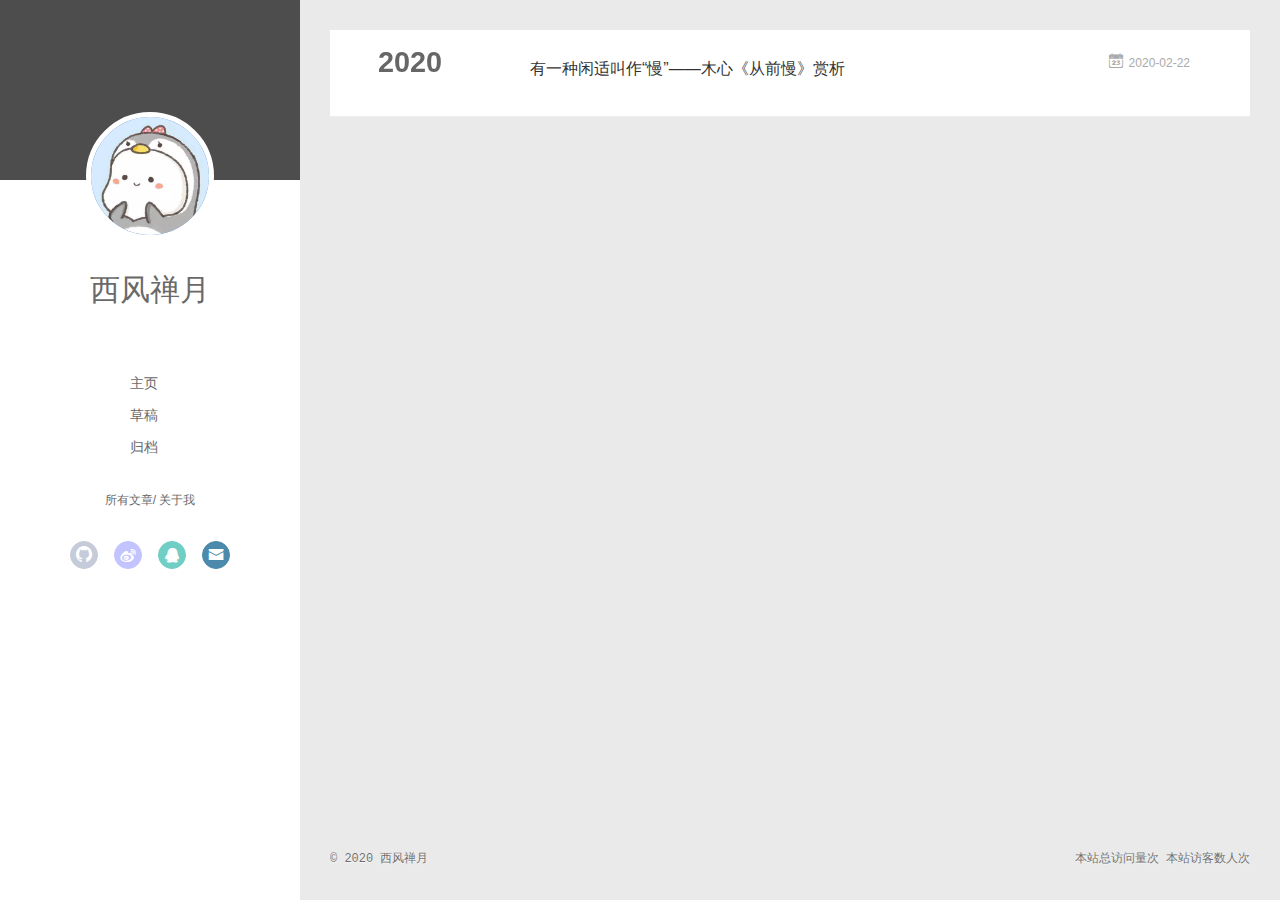
<file: archives/2020/index.html>
<!DOCTYPE html>
<html>
<head>
  <meta charset="utf-8">
  
  <meta name="renderer" content="webkit">
  <meta http-equiv="X-UA-Compatible" content="IE=edge" >
  <link rel="dns-prefetch" href="http://yoursite.com">
  <title>Archives: 2020 | Hexo</title>
  <meta name="viewport" content="width=device-width, initial-scale=1, maximum-scale=1">
  <meta property="og:type" content="website">
<meta property="og:title" content="Hexo">
<meta property="og:url" content="http://yoursite.com/archives/2020/index.html">
<meta property="og:site_name" content="Hexo">
<meta property="og:locale" content="en_US">
<meta property="article:author" content="西风禅月">
<meta name="twitter:card" content="summary">
  
    <link rel="alternative" href="/atom.xml" title="Hexo" type="application/atom+xml">
  
  
    <link rel="icon" href="/favicon.png">
  
  <link rel="stylesheet" type="text/css" href="/./main.0cf68a.css">
  <style type="text/css">
  
    #container.show {
      background: linear-gradient(200deg,#ccc,#000);
    }
  </style>
  

  

<meta name="generator" content="Hexo 4.2.0"></head>

<body>
  <div id="container" q-class="show:isCtnShow">
    <canvas id="anm-canvas" class="anm-canvas"></canvas>
    <div class="left-col" q-class="show:isShow">
      
<div class="overlay" style="background: #4d4d4d"></div>
<div class="intrude-less">
	<header id="header" class="inner">
		<a href="/" class="profilepic">
			<img src="/img/avater.jpg" class="js-avatar">
		</a>
		<hgroup>
		  <h1 class="header-author"><a href="/">西风禅月</a></h1>
		</hgroup>
		

		<nav class="header-menu">
			<ul>
			
				<li><a href="/">主页</a></li>
	        
				<li><a href="/">草稿</a></li>
	        
				<li><a href="/archives/index.html">归档</a></li>
	        
			</ul>
		</nav>
		<nav class="header-smart-menu">
    		
    			
    			<a q-on="click: openSlider(e, 'innerArchive')" href="javascript:void(0)">所有文章</a>
    			
            
    			
    			<a q-on="click: openSlider(e, 'aboutme')" href="javascript:void(0)">关于我</a>
    			
            
		</nav>
		<nav class="header-nav">
			<div class="social">
				
					<a class="github" target="_blank" href="https://github.com/Lvull/" title="github"><i class="icon-github"></i></a>
		        
					<a class="weibo" target="_blank" href="#" title="weibo"><i class="icon-weibo"></i></a>
		        
					<a class="qq" target="_blank" href="http://wpa.qq.com/msgrd?v=3&uin=1990531059&site=qq&menu=yes" title="qq"><i class="icon-qq"></i></a>
		        
					<a class="mail" target="_blank" href="mailto:13202878608@163.com" title="mail"><i class="icon-mail"></i></a>
		        
			</div>
		</nav>
	</header>		
</div>

    </div>
    <div class="mid-col" q-class="show:isShow,hide:isShow|isFalse">
      
<nav id="mobile-nav">
  	<div class="overlay js-overlay" style="background: #4d4d4d"></div>
	<div class="btnctn js-mobile-btnctn">
  		<div class="slider-trigger list" q-on="click: openSlider(e)"><i class="icon icon-sort"></i></div>
	</div>
	<div class="intrude-less">
		<header id="header" class="inner">
			<div class="profilepic">
				<img src="/img/avater.jpg" class="js-avatar">
			</div>
			<hgroup>
			  <h1 class="header-author js-header-author">西风禅月</h1>
			</hgroup>
			
			
			
				
			
				
			
				
			
			
			
			<nav class="header-nav">
				<div class="social">
					
						<a class="github" target="_blank" href="https://github.com/Lvull/" title="github"><i class="icon-github"></i></a>
			        
						<a class="weibo" target="_blank" href="#" title="weibo"><i class="icon-weibo"></i></a>
			        
						<a class="qq" target="_blank" href="http://wpa.qq.com/msgrd?v=3&uin=1990531059&site=qq&menu=yes" title="qq"><i class="icon-qq"></i></a>
			        
						<a class="mail" target="_blank" href="mailto:13202878608@163.com" title="mail"><i class="icon-mail"></i></a>
			        
				</div>
			</nav>

			<nav class="header-menu js-header-menu">
				<ul style="width: 70%">
				
				
					<li style="width: 33.333333333333336%"><a href="/">主页</a></li>
		        
					<li style="width: 33.333333333333336%"><a href="/">草稿</a></li>
		        
					<li style="width: 33.333333333333336%"><a href="/archives/index.html">归档</a></li>
		        
				</ul>
			</nav>
		</header>				
	</div>
	<div class="mobile-mask" style="display:none" q-show="isShow"></div>
</nav>

      <div id="wrapper" class="body-wrap">
        <div class="menu-l">
          <div class="canvas-wrap">
            <canvas data-colors="#eaeaea" data-sectionHeight="100" data-contentId="js-content" id="myCanvas1" class="anm-canvas"></canvas>
          </div>
          <div id="js-content" class="content-ll">
            
  
  
    
    
      
      
      <section class="archives-wrap">
        <div class="archive-year-wrap">
          <a href="/archives/2020" class="archive-year">2020</a>
        </div>
        <div class="archives">
    
    <article class="archive-article archive-type-post">
  <div class="archive-article-inner">
    <header class="archive-article-header">
      	<div class="article-meta">
	      	<a href="/2020/02/22/%E6%9C%89%E4%B8%80%E7%A7%8D%E9%97%B2%E9%80%82%E5%8F%AB%E4%BD%9C%E2%80%9C%E6%85%A2%E2%80%9D/" class="archive-article-date">
  	<time datetime="2020-02-22T05:47:18.882Z" itemprop="datePublished"><i class="icon-calendar icon"></i>2020-02-22</time>
</a>
        </div>
    	 
  
    <h1 itemprop="name">
      <a class="archive-article-title" href="/2020/02/22/%E6%9C%89%E4%B8%80%E7%A7%8D%E9%97%B2%E9%80%82%E5%8F%AB%E4%BD%9C%E2%80%9C%E6%85%A2%E2%80%9D/">有一种闲适叫作“慢”——木心《从前慢》赏析</a>
    </h1>
  

        <div class="article-info info-on-right">
          
          

        </div>
        <div class="clearfix"></div>
    </header>
  </div>
</article>
  
  
    </div></section>
  

    


          </div>
        </div>
      </div>
      <script async src="//busuanzi.ibruce.info/busuanzi/2.3/busuanzi.pure.mini.js"></script>
<footer id="footer">
  <div class="outer">
    <div id="footer-info">
    	<div class="footer-left">
    		&copy; 2020 西风禅月
    	</div>
      	<div class="footer-right">
			  <!-- <a href="http://hexo.io/" target="_blank">Hexo</a>  Theme <a href="https://github.com/litten/hexo-theme-yilia" target="_blank">Yilia</a> by Litten -->
			  <span id="busuanzi_container_site_pv">本站总访问量<span id="busuanzi_value_site_pv"></span>次</span>
			  <span id="busuanzi_container_site_uv">  本站访客数<span id="busuanzi_value_site_uv"></span>人次</span>
      	</div>
    </div>
  </div>
</footer>
    </div>
    
<script>
	var yiliaConfig = {
		mathjax: false,
		isHome: false,
		isPost: false,
		isArchive: true,
		isTag: false,
		isCategory: false,
		open_in_new: false,
		toc_hide_index: true,
		root: "/",
		innerArchive: true,
		showTags: false
	}
</script>

<script>!function(t){function n(e){if(r[e])return r[e].exports;var i=r[e]={exports:{},id:e,loaded:!1};return t[e].call(i.exports,i,i.exports,n),i.loaded=!0,i.exports}var r={};n.m=t,n.c=r,n.p="./",n(0)}([function(t,n,r){r(195),t.exports=r(191)},function(t,n,r){var e=r(3),i=r(52),o=r(27),u=r(28),c=r(53),f="prototype",a=function(t,n,r){var s,l,h,v,p=t&a.F,d=t&a.G,y=t&a.S,g=t&a.P,b=t&a.B,m=d?e:y?e[n]||(e[n]={}):(e[n]||{})[f],x=d?i:i[n]||(i[n]={}),w=x[f]||(x[f]={});d&&(r=n);for(s in r)l=!p&&m&&void 0!==m[s],h=(l?m:r)[s],v=b&&l?c(h,e):g&&"function"==typeof h?c(Function.call,h):h,m&&u(m,s,h,t&a.U),x[s]!=h&&o(x,s,v),g&&w[s]!=h&&(w[s]=h)};e.core=i,a.F=1,a.G=2,a.S=4,a.P=8,a.B=16,a.W=32,a.U=64,a.R=128,t.exports=a},function(t,n,r){var e=r(6);t.exports=function(t){if(!e(t))throw TypeError(t+" is not an object!");return t}},function(t,n){var r=t.exports="undefined"!=typeof window&&window.Math==Math?window:"undefined"!=typeof self&&self.Math==Math?self:Function("return this")();"number"==typeof __g&&(__g=r)},function(t,n){t.exports=function(t){try{return!!t()}catch(t){return!0}}},function(t,n){var r=t.exports="undefined"!=typeof window&&window.Math==Math?window:"undefined"!=typeof self&&self.Math==Math?self:Function("return this")();"number"==typeof __g&&(__g=r)},function(t,n){t.exports=function(t){return"object"==typeof t?null!==t:"function"==typeof t}},function(t,n,r){var e=r(126)("wks"),i=r(76),o=r(3).Symbol,u="function"==typeof o;(t.exports=function(t){return e[t]||(e[t]=u&&o[t]||(u?o:i)("Symbol."+t))}).store=e},function(t,n){var r={}.hasOwnProperty;t.exports=function(t,n){return r.call(t,n)}},function(t,n,r){var e=r(94),i=r(33);t.exports=function(t){return e(i(t))}},function(t,n,r){t.exports=!r(4)(function(){return 7!=Object.defineProperty({},"a",{get:function(){return 7}}).a})},function(t,n,r){var e=r(2),i=r(167),o=r(50),u=Object.defineProperty;n.f=r(10)?Object.defineProperty:function(t,n,r){if(e(t),n=o(n,!0),e(r),i)try{return u(t,n,r)}catch(t){}if("get"in r||"set"in r)throw TypeError("Accessors not supported!");return"value"in r&&(t[n]=r.value),t}},function(t,n,r){t.exports=!r(18)(function(){return 7!=Object.defineProperty({},"a",{get:function(){return 7}}).a})},function(t,n,r){var e=r(14),i=r(22);t.exports=r(12)?function(t,n,r){return e.f(t,n,i(1,r))}:function(t,n,r){return t[n]=r,t}},function(t,n,r){var e=r(20),i=r(58),o=r(42),u=Object.defineProperty;n.f=r(12)?Object.defineProperty:function(t,n,r){if(e(t),n=o(n,!0),e(r),i)try{return u(t,n,r)}catch(t){}if("get"in r||"set"in r)throw TypeError("Accessors not supported!");return"value"in r&&(t[n]=r.value),t}},function(t,n,r){var e=r(40)("wks"),i=r(23),o=r(5).Symbol,u="function"==typeof o;(t.exports=function(t){return e[t]||(e[t]=u&&o[t]||(u?o:i)("Symbol."+t))}).store=e},function(t,n,r){var e=r(67),i=Math.min;t.exports=function(t){return t>0?i(e(t),9007199254740991):0}},function(t,n,r){var e=r(46);t.exports=function(t){return Object(e(t))}},function(t,n){t.exports=function(t){try{return!!t()}catch(t){return!0}}},function(t,n,r){var e=r(63),i=r(34);t.exports=Object.keys||function(t){return e(t,i)}},function(t,n,r){var e=r(21);t.exports=function(t){if(!e(t))throw TypeError(t+" is not an object!");return t}},function(t,n){t.exports=function(t){return"object"==typeof t?null!==t:"function"==typeof t}},function(t,n){t.exports=function(t,n){return{enumerable:!(1&t),configurable:!(2&t),writable:!(4&t),value:n}}},function(t,n){var r=0,e=Math.random();t.exports=function(t){return"Symbol(".concat(void 0===t?"":t,")_",(++r+e).toString(36))}},function(t,n){var r={}.hasOwnProperty;t.exports=function(t,n){return r.call(t,n)}},function(t,n){var r=t.exports={version:"2.4.0"};"number"==typeof __e&&(__e=r)},function(t,n){t.exports=function(t){if("function"!=typeof t)throw TypeError(t+" is not a function!");return t}},function(t,n,r){var e=r(11),i=r(66);t.exports=r(10)?function(t,n,r){return e.f(t,n,i(1,r))}:function(t,n,r){return t[n]=r,t}},function(t,n,r){var e=r(3),i=r(27),o=r(24),u=r(76)("src"),c="toString",f=Function[c],a=(""+f).split(c);r(52).inspectSource=function(t){return f.call(t)},(t.exports=function(t,n,r,c){var f="function"==typeof r;f&&(o(r,"name")||i(r,"name",n)),t[n]!==r&&(f&&(o(r,u)||i(r,u,t[n]?""+t[n]:a.join(String(n)))),t===e?t[n]=r:c?t[n]?t[n]=r:i(t,n,r):(delete t[n],i(t,n,r)))})(Function.prototype,c,function(){return"function"==typeof this&&this[u]||f.call(this)})},function(t,n,r){var e=r(1),i=r(4),o=r(46),u=function(t,n,r,e){var i=String(o(t)),u="<"+n;return""!==r&&(u+=" "+r+'="'+String(e).replace(/"/g,"&quot;")+'"'),u+">"+i+"</"+n+">"};t.exports=function(t,n){var r={};r[t]=n(u),e(e.P+e.F*i(function(){var n=""[t]('"');return n!==n.toLowerCase()||n.split('"').length>3}),"String",r)}},function(t,n,r){var e=r(115),i=r(46);t.exports=function(t){return e(i(t))}},function(t,n,r){var e=r(116),i=r(66),o=r(30),u=r(50),c=r(24),f=r(167),a=Object.getOwnPropertyDescriptor;n.f=r(10)?a:function(t,n){if(t=o(t),n=u(n,!0),f)try{return a(t,n)}catch(t){}if(c(t,n))return i(!e.f.call(t,n),t[n])}},function(t,n,r){var e=r(24),i=r(17),o=r(145)("IE_PROTO"),u=Object.prototype;t.exports=Object.getPrototypeOf||function(t){return t=i(t),e(t,o)?t[o]:"function"==typeof t.constructor&&t instanceof t.constructor?t.constructor.prototype:t instanceof Object?u:null}},function(t,n){t.exports=function(t){if(void 0==t)throw TypeError("Can't call method on  "+t);return t}},function(t,n){t.exports="constructor,hasOwnProperty,isPrototypeOf,propertyIsEnumerable,toLocaleString,toString,valueOf".split(",")},function(t,n){t.exports={}},function(t,n){t.exports=!0},function(t,n){n.f={}.propertyIsEnumerable},function(t,n,r){var e=r(14).f,i=r(8),o=r(15)("toStringTag");t.exports=function(t,n,r){t&&!i(t=r?t:t.prototype,o)&&e(t,o,{configurable:!0,value:n})}},function(t,n,r){var e=r(40)("keys"),i=r(23);t.exports=function(t){return e[t]||(e[t]=i(t))}},function(t,n,r){var e=r(5),i="__core-js_shared__",o=e[i]||(e[i]={});t.exports=function(t){return o[t]||(o[t]={})}},function(t,n){var r=Math.ceil,e=Math.floor;t.exports=function(t){return isNaN(t=+t)?0:(t>0?e:r)(t)}},function(t,n,r){var e=r(21);t.exports=function(t,n){if(!e(t))return t;var r,i;if(n&&"function"==typeof(r=t.toString)&&!e(i=r.call(t)))return i;if("function"==typeof(r=t.valueOf)&&!e(i=r.call(t)))return i;if(!n&&"function"==typeof(r=t.toString)&&!e(i=r.call(t)))return i;throw TypeError("Can't convert object to primitive value")}},function(t,n,r){var e=r(5),i=r(25),o=r(36),u=r(44),c=r(14).f;t.exports=function(t){var n=i.Symbol||(i.Symbol=o?{}:e.Symbol||{});"_"==t.charAt(0)||t in n||c(n,t,{value:u.f(t)})}},function(t,n,r){n.f=r(15)},function(t,n){var r={}.toString;t.exports=function(t){return r.call(t).slice(8,-1)}},function(t,n){t.exports=function(t){if(void 0==t)throw TypeError("Can't call method on  "+t);return t}},function(t,n,r){var e=r(4);t.exports=function(t,n){return!!t&&e(function(){n?t.call(null,function(){},1):t.call(null)})}},function(t,n,r){var e=r(53),i=r(115),o=r(17),u=r(16),c=r(203);t.exports=function(t,n){var r=1==t,f=2==t,a=3==t,s=4==t,l=6==t,h=5==t||l,v=n||c;return function(n,c,p){for(var d,y,g=o(n),b=i(g),m=e(c,p,3),x=u(b.length),w=0,S=r?v(n,x):f?v(n,0):void 0;x>w;w++)if((h||w in b)&&(d=b[w],y=m(d,w,g),t))if(r)S[w]=y;else if(y)switch(t){case 3:return!0;case 5:return d;case 6:return w;case 2:S.push(d)}else if(s)return!1;return l?-1:a||s?s:S}}},function(t,n,r){var e=r(1),i=r(52),o=r(4);t.exports=function(t,n){var r=(i.Object||{})[t]||Object[t],u={};u[t]=n(r),e(e.S+e.F*o(function(){r(1)}),"Object",u)}},function(t,n,r){var e=r(6);t.exports=function(t,n){if(!e(t))return t;var r,i;if(n&&"function"==typeof(r=t.toString)&&!e(i=r.call(t)))return i;if("function"==typeof(r=t.valueOf)&&!e(i=r.call(t)))return i;if(!n&&"function"==typeof(r=t.toString)&&!e(i=r.call(t)))return i;throw TypeError("Can't convert object to primitive value")}},function(t,n,r){var e=r(5),i=r(25),o=r(91),u=r(13),c="prototype",f=function(t,n,r){var a,s,l,h=t&f.F,v=t&f.G,p=t&f.S,d=t&f.P,y=t&f.B,g=t&f.W,b=v?i:i[n]||(i[n]={}),m=b[c],x=v?e:p?e[n]:(e[n]||{})[c];v&&(r=n);for(a in r)(s=!h&&x&&void 0!==x[a])&&a in b||(l=s?x[a]:r[a],b[a]=v&&"function"!=typeof x[a]?r[a]:y&&s?o(l,e):g&&x[a]==l?function(t){var n=function(n,r,e){if(this instanceof t){switch(arguments.length){case 0:return new t;case 1:return new t(n);case 2:return new t(n,r)}return new t(n,r,e)}return t.apply(this,arguments)};return n[c]=t[c],n}(l):d&&"function"==typeof l?o(Function.call,l):l,d&&((b.virtual||(b.virtual={}))[a]=l,t&f.R&&m&&!m[a]&&u(m,a,l)))};f.F=1,f.G=2,f.S=4,f.P=8,f.B=16,f.W=32,f.U=64,f.R=128,t.exports=f},function(t,n){var r=t.exports={version:"2.4.0"};"number"==typeof __e&&(__e=r)},function(t,n,r){var e=r(26);t.exports=function(t,n,r){if(e(t),void 0===n)return t;switch(r){case 1:return function(r){return t.call(n,r)};case 2:return function(r,e){return t.call(n,r,e)};case 3:return function(r,e,i){return t.call(n,r,e,i)}}return function(){return t.apply(n,arguments)}}},function(t,n,r){var e=r(183),i=r(1),o=r(126)("metadata"),u=o.store||(o.store=new(r(186))),c=function(t,n,r){var i=u.get(t);if(!i){if(!r)return;u.set(t,i=new e)}var o=i.get(n);if(!o){if(!r)return;i.set(n,o=new e)}return o},f=function(t,n,r){var e=c(n,r,!1);return void 0!==e&&e.has(t)},a=function(t,n,r){var e=c(n,r,!1);return void 0===e?void 0:e.get(t)},s=function(t,n,r,e){c(r,e,!0).set(t,n)},l=function(t,n){var r=c(t,n,!1),e=[];return r&&r.forEach(function(t,n){e.push(n)}),e},h=function(t){return void 0===t||"symbol"==typeof t?t:String(t)},v=function(t){i(i.S,"Reflect",t)};t.exports={store:u,map:c,has:f,get:a,set:s,keys:l,key:h,exp:v}},function(t,n,r){"use strict";if(r(10)){var e=r(69),i=r(3),o=r(4),u=r(1),c=r(127),f=r(152),a=r(53),s=r(68),l=r(66),h=r(27),v=r(73),p=r(67),d=r(16),y=r(75),g=r(50),b=r(24),m=r(180),x=r(114),w=r(6),S=r(17),_=r(137),O=r(70),E=r(32),P=r(71).f,j=r(154),F=r(76),M=r(7),A=r(48),N=r(117),T=r(146),I=r(155),k=r(80),L=r(123),R=r(74),C=r(130),D=r(160),U=r(11),W=r(31),G=U.f,B=W.f,V=i.RangeError,z=i.TypeError,q=i.Uint8Array,K="ArrayBuffer",J="Shared"+K,Y="BYTES_PER_ELEMENT",H="prototype",$=Array[H],X=f.ArrayBuffer,Q=f.DataView,Z=A(0),tt=A(2),nt=A(3),rt=A(4),et=A(5),it=A(6),ot=N(!0),ut=N(!1),ct=I.values,ft=I.keys,at=I.entries,st=$.lastIndexOf,lt=$.reduce,ht=$.reduceRight,vt=$.join,pt=$.sort,dt=$.slice,yt=$.toString,gt=$.toLocaleString,bt=M("iterator"),mt=M("toStringTag"),xt=F("typed_constructor"),wt=F("def_constructor"),St=c.CONSTR,_t=c.TYPED,Ot=c.VIEW,Et="Wrong length!",Pt=A(1,function(t,n){return Tt(T(t,t[wt]),n)}),jt=o(function(){return 1===new q(new Uint16Array([1]).buffer)[0]}),Ft=!!q&&!!q[H].set&&o(function(){new q(1).set({})}),Mt=function(t,n){if(void 0===t)throw z(Et);var r=+t,e=d(t);if(n&&!m(r,e))throw V(Et);return e},At=function(t,n){var r=p(t);if(r<0||r%n)throw V("Wrong offset!");return r},Nt=function(t){if(w(t)&&_t in t)return t;throw z(t+" is not a typed array!")},Tt=function(t,n){if(!(w(t)&&xt in t))throw z("It is not a typed array constructor!");return new t(n)},It=function(t,n){return kt(T(t,t[wt]),n)},kt=function(t,n){for(var r=0,e=n.length,i=Tt(t,e);e>r;)i[r]=n[r++];return i},Lt=function(t,n,r){G(t,n,{get:function(){return this._d[r]}})},Rt=function(t){var n,r,e,i,o,u,c=S(t),f=arguments.length,s=f>1?arguments[1]:void 0,l=void 0!==s,h=j(c);if(void 0!=h&&!_(h)){for(u=h.call(c),e=[],n=0;!(o=u.next()).done;n++)e.push(o.value);c=e}for(l&&f>2&&(s=a(s,arguments[2],2)),n=0,r=d(c.length),i=Tt(this,r);r>n;n++)i[n]=l?s(c[n],n):c[n];return i},Ct=function(){for(var t=0,n=arguments.length,r=Tt(this,n);n>t;)r[t]=arguments[t++];return r},Dt=!!q&&o(function(){gt.call(new q(1))}),Ut=function(){return gt.apply(Dt?dt.call(Nt(this)):Nt(this),arguments)},Wt={copyWithin:function(t,n){return D.call(Nt(this),t,n,arguments.length>2?arguments[2]:void 0)},every:function(t){return rt(Nt(this),t,arguments.length>1?arguments[1]:void 0)},fill:function(t){return C.apply(Nt(this),arguments)},filter:function(t){return It(this,tt(Nt(this),t,arguments.length>1?arguments[1]:void 0))},find:function(t){return et(Nt(this),t,arguments.length>1?arguments[1]:void 0)},findIndex:function(t){return it(Nt(this),t,arguments.length>1?arguments[1]:void 0)},forEach:function(t){Z(Nt(this),t,arguments.length>1?arguments[1]:void 0)},indexOf:function(t){return ut(Nt(this),t,arguments.length>1?arguments[1]:void 0)},includes:function(t){return ot(Nt(this),t,arguments.length>1?arguments[1]:void 0)},join:function(t){return vt.apply(Nt(this),arguments)},lastIndexOf:function(t){return st.apply(Nt(this),arguments)},map:function(t){return Pt(Nt(this),t,arguments.length>1?arguments[1]:void 0)},reduce:function(t){return lt.apply(Nt(this),arguments)},reduceRight:function(t){return ht.apply(Nt(this),arguments)},reverse:function(){for(var t,n=this,r=Nt(n).length,e=Math.floor(r/2),i=0;i<e;)t=n[i],n[i++]=n[--r],n[r]=t;return n},some:function(t){return nt(Nt(this),t,arguments.length>1?arguments[1]:void 0)},sort:function(t){return pt.call(Nt(this),t)},subarray:function(t,n){var r=Nt(this),e=r.length,i=y(t,e);return new(T(r,r[wt]))(r.buffer,r.byteOffset+i*r.BYTES_PER_ELEMENT,d((void 0===n?e:y(n,e))-i))}},Gt=function(t,n){return It(this,dt.call(Nt(this),t,n))},Bt=function(t){Nt(this);var n=At(arguments[1],1),r=this.length,e=S(t),i=d(e.length),o=0;if(i+n>r)throw V(Et);for(;o<i;)this[n+o]=e[o++]},Vt={entries:function(){return at.call(Nt(this))},keys:function(){return ft.call(Nt(this))},values:function(){return ct.call(Nt(this))}},zt=function(t,n){return w(t)&&t[_t]&&"symbol"!=typeof n&&n in t&&String(+n)==String(n)},qt=function(t,n){return zt(t,n=g(n,!0))?l(2,t[n]):B(t,n)},Kt=function(t,n,r){return!(zt(t,n=g(n,!0))&&w(r)&&b(r,"value"))||b(r,"get")||b(r,"set")||r.configurable||b(r,"writable")&&!r.writable||b(r,"enumerable")&&!r.enumerable?G(t,n,r):(t[n]=r.value,t)};St||(W.f=qt,U.f=Kt),u(u.S+u.F*!St,"Object",{getOwnPropertyDescriptor:qt,defineProperty:Kt}),o(function(){yt.call({})})&&(yt=gt=function(){return vt.call(this)});var Jt=v({},Wt);v(Jt,Vt),h(Jt,bt,Vt.values),v(Jt,{slice:Gt,set:Bt,constructor:function(){},toString:yt,toLocaleString:Ut}),Lt(Jt,"buffer","b"),Lt(Jt,"byteOffset","o"),Lt(Jt,"byteLength","l"),Lt(Jt,"length","e"),G(Jt,mt,{get:function(){return this[_t]}}),t.exports=function(t,n,r,f){f=!!f;var a=t+(f?"Clamped":"")+"Array",l="Uint8Array"!=a,v="get"+t,p="set"+t,y=i[a],g=y||{},b=y&&E(y),m=!y||!c.ABV,S={},_=y&&y[H],j=function(t,r){var e=t._d;return e.v[v](r*n+e.o,jt)},F=function(t,r,e){var i=t._d;f&&(e=(e=Math.round(e))<0?0:e>255?255:255&e),i.v[p](r*n+i.o,e,jt)},M=function(t,n){G(t,n,{get:function(){return j(this,n)},set:function(t){return F(this,n,t)},enumerable:!0})};m?(y=r(function(t,r,e,i){s(t,y,a,"_d");var o,u,c,f,l=0,v=0;if(w(r)){if(!(r instanceof X||(f=x(r))==K||f==J))return _t in r?kt(y,r):Rt.call(y,r);o=r,v=At(e,n);var p=r.byteLength;if(void 0===i){if(p%n)throw V(Et);if((u=p-v)<0)throw V(Et)}else if((u=d(i)*n)+v>p)throw V(Et);c=u/n}else c=Mt(r,!0),u=c*n,o=new X(u);for(h(t,"_d",{b:o,o:v,l:u,e:c,v:new Q(o)});l<c;)M(t,l++)}),_=y[H]=O(Jt),h(_,"constructor",y)):L(function(t){new y(null),new y(t)},!0)||(y=r(function(t,r,e,i){s(t,y,a);var o;return w(r)?r instanceof X||(o=x(r))==K||o==J?void 0!==i?new g(r,At(e,n),i):void 0!==e?new g(r,At(e,n)):new g(r):_t in r?kt(y,r):Rt.call(y,r):new g(Mt(r,l))}),Z(b!==Function.prototype?P(g).concat(P(b)):P(g),function(t){t in y||h(y,t,g[t])}),y[H]=_,e||(_.constructor=y));var A=_[bt],N=!!A&&("values"==A.name||void 0==A.name),T=Vt.values;h(y,xt,!0),h(_,_t,a),h(_,Ot,!0),h(_,wt,y),(f?new y(1)[mt]==a:mt in _)||G(_,mt,{get:function(){return a}}),S[a]=y,u(u.G+u.W+u.F*(y!=g),S),u(u.S,a,{BYTES_PER_ELEMENT:n,from:Rt,of:Ct}),Y in _||h(_,Y,n),u(u.P,a,Wt),R(a),u(u.P+u.F*Ft,a,{set:Bt}),u(u.P+u.F*!N,a,Vt),u(u.P+u.F*(_.toString!=yt),a,{toString:yt}),u(u.P+u.F*o(function(){new y(1).slice()}),a,{slice:Gt}),u(u.P+u.F*(o(function(){return[1,2].toLocaleString()!=new y([1,2]).toLocaleString()})||!o(function(){_.toLocaleString.call([1,2])})),a,{toLocaleString:Ut}),k[a]=N?A:T,e||N||h(_,bt,T)}}else t.exports=function(){}},function(t,n){var r={}.toString;t.exports=function(t){return r.call(t).slice(8,-1)}},function(t,n,r){var e=r(21),i=r(5).document,o=e(i)&&e(i.createElement);t.exports=function(t){return o?i.createElement(t):{}}},function(t,n,r){t.exports=!r(12)&&!r(18)(function(){return 7!=Object.defineProperty(r(57)("div"),"a",{get:function(){return 7}}).a})},function(t,n,r){"use strict";var e=r(36),i=r(51),o=r(64),u=r(13),c=r(8),f=r(35),a=r(96),s=r(38),l=r(103),h=r(15)("iterator"),v=!([].keys&&"next"in[].keys()),p="keys",d="values",y=function(){return this};t.exports=function(t,n,r,g,b,m,x){a(r,n,g);var w,S,_,O=function(t){if(!v&&t in F)return F[t];switch(t){case p:case d:return function(){return new r(this,t)}}return function(){return new r(this,t)}},E=n+" Iterator",P=b==d,j=!1,F=t.prototype,M=F[h]||F["@@iterator"]||b&&F[b],A=M||O(b),N=b?P?O("entries"):A:void 0,T="Array"==n?F.entries||M:M;if(T&&(_=l(T.call(new t)))!==Object.prototype&&(s(_,E,!0),e||c(_,h)||u(_,h,y)),P&&M&&M.name!==d&&(j=!0,A=function(){return M.call(this)}),e&&!x||!v&&!j&&F[h]||u(F,h,A),f[n]=A,f[E]=y,b)if(w={values:P?A:O(d),keys:m?A:O(p),entries:N},x)for(S in w)S in F||o(F,S,w[S]);else i(i.P+i.F*(v||j),n,w);return w}},function(t,n,r){var e=r(20),i=r(100),o=r(34),u=r(39)("IE_PROTO"),c=function(){},f="prototype",a=function(){var t,n=r(57)("iframe"),e=o.length;for(n.style.display="none",r(93).appendChild(n),n.src="javascript:",t=n.contentWindow.document,t.open(),t.write("<script>document.F=Object<\/script>"),t.close(),a=t.F;e--;)delete a[f][o[e]];return a()};t.exports=Object.create||function(t,n){var r;return null!==t?(c[f]=e(t),r=new c,c[f]=null,r[u]=t):r=a(),void 0===n?r:i(r,n)}},function(t,n,r){var e=r(63),i=r(34).concat("length","prototype");n.f=Object.getOwnPropertyNames||function(t){return e(t,i)}},function(t,n){n.f=Object.getOwnPropertySymbols},function(t,n,r){var e=r(8),i=r(9),o=r(90)(!1),u=r(39)("IE_PROTO");t.exports=function(t,n){var r,c=i(t),f=0,a=[];for(r in c)r!=u&&e(c,r)&&a.push(r);for(;n.length>f;)e(c,r=n[f++])&&(~o(a,r)||a.push(r));return a}},function(t,n,r){t.exports=r(13)},function(t,n,r){var e=r(76)("meta"),i=r(6),o=r(24),u=r(11).f,c=0,f=Object.isExtensible||function(){return!0},a=!r(4)(function(){return f(Object.preventExtensions({}))}),s=function(t){u(t,e,{value:{i:"O"+ ++c,w:{}}})},l=function(t,n){if(!i(t))return"symbol"==typeof t?t:("string"==typeof t?"S":"P")+t;if(!o(t,e)){if(!f(t))return"F";if(!n)return"E";s(t)}return t[e].i},h=function(t,n){if(!o(t,e)){if(!f(t))return!0;if(!n)return!1;s(t)}return t[e].w},v=function(t){return a&&p.NEED&&f(t)&&!o(t,e)&&s(t),t},p=t.exports={KEY:e,NEED:!1,fastKey:l,getWeak:h,onFreeze:v}},function(t,n){t.exports=function(t,n){return{enumerable:!(1&t),configurable:!(2&t),writable:!(4&t),value:n}}},function(t,n){var r=Math.ceil,e=Math.floor;t.exports=function(t){return isNaN(t=+t)?0:(t>0?e:r)(t)}},function(t,n){t.exports=function(t,n,r,e){if(!(t instanceof n)||void 0!==e&&e in t)throw TypeError(r+": incorrect invocation!");return t}},function(t,n){t.exports=!1},function(t,n,r){var e=r(2),i=r(173),o=r(133),u=r(145)("IE_PROTO"),c=function(){},f="prototype",a=function(){var t,n=r(132)("iframe"),e=o.length;for(n.style.display="none",r(135).appendChild(n),n.src="javascript:",t=n.contentWindow.document,t.open(),t.write("<script>document.F=Object<\/script>"),t.close(),a=t.F;e--;)delete a[f][o[e]];return a()};t.exports=Object.create||function(t,n){var r;return null!==t?(c[f]=e(t),r=new c,c[f]=null,r[u]=t):r=a(),void 0===n?r:i(r,n)}},function(t,n,r){var e=r(175),i=r(133).concat("length","prototype");n.f=Object.getOwnPropertyNames||function(t){return e(t,i)}},function(t,n,r){var e=r(175),i=r(133);t.exports=Object.keys||function(t){return e(t,i)}},function(t,n,r){var e=r(28);t.exports=function(t,n,r){for(var i in n)e(t,i,n[i],r);return t}},function(t,n,r){"use strict";var e=r(3),i=r(11),o=r(10),u=r(7)("species");t.exports=function(t){var n=e[t];o&&n&&!n[u]&&i.f(n,u,{configurable:!0,get:function(){return this}})}},function(t,n,r){var e=r(67),i=Math.max,o=Math.min;t.exports=function(t,n){return t=e(t),t<0?i(t+n,0):o(t,n)}},function(t,n){var r=0,e=Math.random();t.exports=function(t){return"Symbol(".concat(void 0===t?"":t,")_",(++r+e).toString(36))}},function(t,n,r){var e=r(33);t.exports=function(t){return Object(e(t))}},function(t,n,r){var e=r(7)("unscopables"),i=Array.prototype;void 0==i[e]&&r(27)(i,e,{}),t.exports=function(t){i[e][t]=!0}},function(t,n,r){var e=r(53),i=r(169),o=r(137),u=r(2),c=r(16),f=r(154),a={},s={},n=t.exports=function(t,n,r,l,h){var v,p,d,y,g=h?function(){return t}:f(t),b=e(r,l,n?2:1),m=0;if("function"!=typeof g)throw TypeError(t+" is not iterable!");if(o(g)){for(v=c(t.length);v>m;m++)if((y=n?b(u(p=t[m])[0],p[1]):b(t[m]))===a||y===s)return y}else for(d=g.call(t);!(p=d.next()).done;)if((y=i(d,b,p.value,n))===a||y===s)return y};n.BREAK=a,n.RETURN=s},function(t,n){t.exports={}},function(t,n,r){var e=r(11).f,i=r(24),o=r(7)("toStringTag");t.exports=function(t,n,r){t&&!i(t=r?t:t.prototype,o)&&e(t,o,{configurable:!0,value:n})}},function(t,n,r){var e=r(1),i=r(46),o=r(4),u=r(150),c="["+u+"]",f="​",a=RegExp("^"+c+c+"*"),s=RegExp(c+c+"*$"),l=function(t,n,r){var i={},c=o(function(){return!!u[t]()||f[t]()!=f}),a=i[t]=c?n(h):u[t];r&&(i[r]=a),e(e.P+e.F*c,"String",i)},h=l.trim=function(t,n){return t=String(i(t)),1&n&&(t=t.replace(a,"")),2&n&&(t=t.replace(s,"")),t};t.exports=l},function(t,n,r){t.exports={default:r(86),__esModule:!0}},function(t,n,r){t.exports={default:r(87),__esModule:!0}},function(t,n,r){"use strict";function e(t){return t&&t.__esModule?t:{default:t}}n.__esModule=!0;var i=r(84),o=e(i),u=r(83),c=e(u),f="function"==typeof c.default&&"symbol"==typeof o.default?function(t){return typeof t}:function(t){return t&&"function"==typeof c.default&&t.constructor===c.default&&t!==c.default.prototype?"symbol":typeof t};n.default="function"==typeof c.default&&"symbol"===f(o.default)?function(t){return void 0===t?"undefined":f(t)}:function(t){return t&&"function"==typeof c.default&&t.constructor===c.default&&t!==c.default.prototype?"symbol":void 0===t?"undefined":f(t)}},function(t,n,r){r(110),r(108),r(111),r(112),t.exports=r(25).Symbol},function(t,n,r){r(109),r(113),t.exports=r(44).f("iterator")},function(t,n){t.exports=function(t){if("function"!=typeof t)throw TypeError(t+" is not a function!");return t}},function(t,n){t.exports=function(){}},function(t,n,r){var e=r(9),i=r(106),o=r(105);t.exports=function(t){return function(n,r,u){var c,f=e(n),a=i(f.length),s=o(u,a);if(t&&r!=r){for(;a>s;)if((c=f[s++])!=c)return!0}else for(;a>s;s++)if((t||s in f)&&f[s]===r)return t||s||0;return!t&&-1}}},function(t,n,r){var e=r(88);t.exports=function(t,n,r){if(e(t),void 0===n)return t;switch(r){case 1:return function(r){return t.call(n,r)};case 2:return function(r,e){return t.call(n,r,e)};case 3:return function(r,e,i){return t.call(n,r,e,i)}}return function(){return t.apply(n,arguments)}}},function(t,n,r){var e=r(19),i=r(62),o=r(37);t.exports=function(t){var n=e(t),r=i.f;if(r)for(var u,c=r(t),f=o.f,a=0;c.length>a;)f.call(t,u=c[a++])&&n.push(u);return n}},function(t,n,r){t.exports=r(5).document&&document.documentElement},function(t,n,r){var e=r(56);t.exports=Object("z").propertyIsEnumerable(0)?Object:function(t){return"String"==e(t)?t.split(""):Object(t)}},function(t,n,r){var e=r(56);t.exports=Array.isArray||function(t){return"Array"==e(t)}},function(t,n,r){"use strict";var e=r(60),i=r(22),o=r(38),u={};r(13)(u,r(15)("iterator"),function(){return this}),t.exports=function(t,n,r){t.prototype=e(u,{next:i(1,r)}),o(t,n+" Iterator")}},function(t,n){t.exports=function(t,n){return{value:n,done:!!t}}},function(t,n,r){var e=r(19),i=r(9);t.exports=function(t,n){for(var r,o=i(t),u=e(o),c=u.length,f=0;c>f;)if(o[r=u[f++]]===n)return r}},function(t,n,r){var e=r(23)("meta"),i=r(21),o=r(8),u=r(14).f,c=0,f=Object.isExtensible||function(){return!0},a=!r(18)(function(){return f(Object.preventExtensions({}))}),s=function(t){u(t,e,{value:{i:"O"+ ++c,w:{}}})},l=function(t,n){if(!i(t))return"symbol"==typeof t?t:("string"==typeof t?"S":"P")+t;if(!o(t,e)){if(!f(t))return"F";if(!n)return"E";s(t)}return t[e].i},h=function(t,n){if(!o(t,e)){if(!f(t))return!0;if(!n)return!1;s(t)}return t[e].w},v=function(t){return a&&p.NEED&&f(t)&&!o(t,e)&&s(t),t},p=t.exports={KEY:e,NEED:!1,fastKey:l,getWeak:h,onFreeze:v}},function(t,n,r){var e=r(14),i=r(20),o=r(19);t.exports=r(12)?Object.defineProperties:function(t,n){i(t);for(var r,u=o(n),c=u.length,f=0;c>f;)e.f(t,r=u[f++],n[r]);return t}},function(t,n,r){var e=r(37),i=r(22),o=r(9),u=r(42),c=r(8),f=r(58),a=Object.getOwnPropertyDescriptor;n.f=r(12)?a:function(t,n){if(t=o(t),n=u(n,!0),f)try{return a(t,n)}catch(t){}if(c(t,n))return i(!e.f.call(t,n),t[n])}},function(t,n,r){var e=r(9),i=r(61).f,o={}.toString,u="object"==typeof window&&window&&Object.getOwnPropertyNames?Object.getOwnPropertyNames(window):[],c=function(t){try{return i(t)}catch(t){return u.slice()}};t.exports.f=function(t){return u&&"[object Window]"==o.call(t)?c(t):i(e(t))}},function(t,n,r){var e=r(8),i=r(77),o=r(39)("IE_PROTO"),u=Object.prototype;t.exports=Object.getPrototypeOf||function(t){return t=i(t),e(t,o)?t[o]:"function"==typeof t.constructor&&t instanceof t.constructor?t.constructor.prototype:t instanceof Object?u:null}},function(t,n,r){var e=r(41),i=r(33);t.exports=function(t){return function(n,r){var o,u,c=String(i(n)),f=e(r),a=c.length;return f<0||f>=a?t?"":void 0:(o=c.charCodeAt(f),o<55296||o>56319||f+1===a||(u=c.charCodeAt(f+1))<56320||u>57343?t?c.charAt(f):o:t?c.slice(f,f+2):u-56320+(o-55296<<10)+65536)}}},function(t,n,r){var e=r(41),i=Math.max,o=Math.min;t.exports=function(t,n){return t=e(t),t<0?i(t+n,0):o(t,n)}},function(t,n,r){var e=r(41),i=Math.min;t.exports=function(t){return t>0?i(e(t),9007199254740991):0}},function(t,n,r){"use strict";var e=r(89),i=r(97),o=r(35),u=r(9);t.exports=r(59)(Array,"Array",function(t,n){this._t=u(t),this._i=0,this._k=n},function(){var t=this._t,n=this._k,r=this._i++;return!t||r>=t.length?(this._t=void 0,i(1)):"keys"==n?i(0,r):"values"==n?i(0,t[r]):i(0,[r,t[r]])},"values"),o.Arguments=o.Array,e("keys"),e("values"),e("entries")},function(t,n){},function(t,n,r){"use strict";var e=r(104)(!0);r(59)(String,"String",function(t){this._t=String(t),this._i=0},function(){var t,n=this._t,r=this._i;return r>=n.length?{value:void 0,done:!0}:(t=e(n,r),this._i+=t.length,{value:t,done:!1})})},function(t,n,r){"use strict";var e=r(5),i=r(8),o=r(12),u=r(51),c=r(64),f=r(99).KEY,a=r(18),s=r(40),l=r(38),h=r(23),v=r(15),p=r(44),d=r(43),y=r(98),g=r(92),b=r(95),m=r(20),x=r(9),w=r(42),S=r(22),_=r(60),O=r(102),E=r(101),P=r(14),j=r(19),F=E.f,M=P.f,A=O.f,N=e.Symbol,T=e.JSON,I=T&&T.stringify,k="prototype",L=v("_hidden"),R=v("toPrimitive"),C={}.propertyIsEnumerable,D=s("symbol-registry"),U=s("symbols"),W=s("op-symbols"),G=Object[k],B="function"==typeof N,V=e.QObject,z=!V||!V[k]||!V[k].findChild,q=o&&a(function(){return 7!=_(M({},"a",{get:function(){return M(this,"a",{value:7}).a}})).a})?function(t,n,r){var e=F(G,n);e&&delete G[n],M(t,n,r),e&&t!==G&&M(G,n,e)}:M,K=function(t){var n=U[t]=_(N[k]);return n._k=t,n},J=B&&"symbol"==typeof N.iterator?function(t){return"symbol"==typeof t}:function(t){return t instanceof N},Y=function(t,n,r){return t===G&&Y(W,n,r),m(t),n=w(n,!0),m(r),i(U,n)?(r.enumerable?(i(t,L)&&t[L][n]&&(t[L][n]=!1),r=_(r,{enumerable:S(0,!1)})):(i(t,L)||M(t,L,S(1,{})),t[L][n]=!0),q(t,n,r)):M(t,n,r)},H=function(t,n){m(t);for(var r,e=g(n=x(n)),i=0,o=e.length;o>i;)Y(t,r=e[i++],n[r]);return t},$=function(t,n){return void 0===n?_(t):H(_(t),n)},X=function(t){var n=C.call(this,t=w(t,!0));return!(this===G&&i(U,t)&&!i(W,t))&&(!(n||!i(this,t)||!i(U,t)||i(this,L)&&this[L][t])||n)},Q=function(t,n){if(t=x(t),n=w(n,!0),t!==G||!i(U,n)||i(W,n)){var r=F(t,n);return!r||!i(U,n)||i(t,L)&&t[L][n]||(r.enumerable=!0),r}},Z=function(t){for(var n,r=A(x(t)),e=[],o=0;r.length>o;)i(U,n=r[o++])||n==L||n==f||e.push(n);return e},tt=function(t){for(var n,r=t===G,e=A(r?W:x(t)),o=[],u=0;e.length>u;)!i(U,n=e[u++])||r&&!i(G,n)||o.push(U[n]);return o};B||(N=function(){if(this instanceof N)throw TypeError("Symbol is not a constructor!");var t=h(arguments.length>0?arguments[0]:void 0),n=function(r){this===G&&n.call(W,r),i(this,L)&&i(this[L],t)&&(this[L][t]=!1),q(this,t,S(1,r))};return o&&z&&q(G,t,{configurable:!0,set:n}),K(t)},c(N[k],"toString",function(){return this._k}),E.f=Q,P.f=Y,r(61).f=O.f=Z,r(37).f=X,r(62).f=tt,o&&!r(36)&&c(G,"propertyIsEnumerable",X,!0),p.f=function(t){return K(v(t))}),u(u.G+u.W+u.F*!B,{Symbol:N});for(var nt="hasInstance,isConcatSpreadable,iterator,match,replace,search,species,split,toPrimitive,toStringTag,unscopables".split(","),rt=0;nt.length>rt;)v(nt[rt++]);for(var nt=j(v.store),rt=0;nt.length>rt;)d(nt[rt++]);u(u.S+u.F*!B,"Symbol",{for:function(t){return i(D,t+="")?D[t]:D[t]=N(t)},keyFor:function(t){if(J(t))return y(D,t);throw TypeError(t+" is not a symbol!")},useSetter:function(){z=!0},useSimple:function(){z=!1}}),u(u.S+u.F*!B,"Object",{create:$,defineProperty:Y,defineProperties:H,getOwnPropertyDescriptor:Q,getOwnPropertyNames:Z,getOwnPropertySymbols:tt}),T&&u(u.S+u.F*(!B||a(function(){var t=N();return"[null]"!=I([t])||"{}"!=I({a:t})||"{}"!=I(Object(t))})),"JSON",{stringify:function(t){if(void 0!==t&&!J(t)){for(var n,r,e=[t],i=1;arguments.length>i;)e.push(arguments[i++]);return n=e[1],"function"==typeof n&&(r=n),!r&&b(n)||(n=function(t,n){if(r&&(n=r.call(this,t,n)),!J(n))return n}),e[1]=n,I.apply(T,e)}}}),N[k][R]||r(13)(N[k],R,N[k].valueOf),l(N,"Symbol"),l(Math,"Math",!0),l(e.JSON,"JSON",!0)},function(t,n,r){r(43)("asyncIterator")},function(t,n,r){r(43)("observable")},function(t,n,r){r(107);for(var e=r(5),i=r(13),o=r(35),u=r(15)("toStringTag"),c=["NodeList","DOMTokenList","MediaList","StyleSheetList","CSSRuleList"],f=0;f<5;f++){var a=c[f],s=e[a],l=s&&s.prototype;l&&!l[u]&&i(l,u,a),o[a]=o.Array}},function(t,n,r){var e=r(45),i=r(7)("toStringTag"),o="Arguments"==e(function(){return arguments}()),u=function(t,n){try{return t[n]}catch(t){}};t.exports=function(t){var n,r,c;return void 0===t?"Undefined":null===t?"Null":"string"==typeof(r=u(n=Object(t),i))?r:o?e(n):"Object"==(c=e(n))&&"function"==typeof n.callee?"Arguments":c}},function(t,n,r){var e=r(45);t.exports=Object("z").propertyIsEnumerable(0)?Object:function(t){return"String"==e(t)?t.split(""):Object(t)}},function(t,n){n.f={}.propertyIsEnumerable},function(t,n,r){var e=r(30),i=r(16),o=r(75);t.exports=function(t){return function(n,r,u){var c,f=e(n),a=i(f.length),s=o(u,a);if(t&&r!=r){for(;a>s;)if((c=f[s++])!=c)return!0}else for(;a>s;s++)if((t||s in f)&&f[s]===r)return t||s||0;return!t&&-1}}},function(t,n,r){"use strict";var e=r(3),i=r(1),o=r(28),u=r(73),c=r(65),f=r(79),a=r(68),s=r(6),l=r(4),h=r(123),v=r(81),p=r(136);t.exports=function(t,n,r,d,y,g){var b=e[t],m=b,x=y?"set":"add",w=m&&m.prototype,S={},_=function(t){var n=w[t];o(w,t,"delete"==t?function(t){return!(g&&!s(t))&&n.call(this,0===t?0:t)}:"has"==t?function(t){return!(g&&!s(t))&&n.call(this,0===t?0:t)}:"get"==t?function(t){return g&&!s(t)?void 0:n.call(this,0===t?0:t)}:"add"==t?function(t){return n.call(this,0===t?0:t),this}:function(t,r){return n.call(this,0===t?0:t,r),this})};if("function"==typeof m&&(g||w.forEach&&!l(function(){(new m).entries().next()}))){var O=new m,E=O[x](g?{}:-0,1)!=O,P=l(function(){O.has(1)}),j=h(function(t){new m(t)}),F=!g&&l(function(){for(var t=new m,n=5;n--;)t[x](n,n);return!t.has(-0)});j||(m=n(function(n,r){a(n,m,t);var e=p(new b,n,m);return void 0!=r&&f(r,y,e[x],e),e}),m.prototype=w,w.constructor=m),(P||F)&&(_("delete"),_("has"),y&&_("get")),(F||E)&&_(x),g&&w.clear&&delete w.clear}else m=d.getConstructor(n,t,y,x),u(m.prototype,r),c.NEED=!0;return v(m,t),S[t]=m,i(i.G+i.W+i.F*(m!=b),S),g||d.setStrong(m,t,y),m}},function(t,n,r){"use strict";var e=r(27),i=r(28),o=r(4),u=r(46),c=r(7);t.exports=function(t,n,r){var f=c(t),a=r(u,f,""[t]),s=a[0],l=a[1];o(function(){var n={};return n[f]=function(){return 7},7!=""[t](n)})&&(i(String.prototype,t,s),e(RegExp.prototype,f,2==n?function(t,n){return l.call(t,this,n)}:function(t){return l.call(t,this)}))}
},function(t,n,r){"use strict";var e=r(2);t.exports=function(){var t=e(this),n="";return t.global&&(n+="g"),t.ignoreCase&&(n+="i"),t.multiline&&(n+="m"),t.unicode&&(n+="u"),t.sticky&&(n+="y"),n}},function(t,n){t.exports=function(t,n,r){var e=void 0===r;switch(n.length){case 0:return e?t():t.call(r);case 1:return e?t(n[0]):t.call(r,n[0]);case 2:return e?t(n[0],n[1]):t.call(r,n[0],n[1]);case 3:return e?t(n[0],n[1],n[2]):t.call(r,n[0],n[1],n[2]);case 4:return e?t(n[0],n[1],n[2],n[3]):t.call(r,n[0],n[1],n[2],n[3])}return t.apply(r,n)}},function(t,n,r){var e=r(6),i=r(45),o=r(7)("match");t.exports=function(t){var n;return e(t)&&(void 0!==(n=t[o])?!!n:"RegExp"==i(t))}},function(t,n,r){var e=r(7)("iterator"),i=!1;try{var o=[7][e]();o.return=function(){i=!0},Array.from(o,function(){throw 2})}catch(t){}t.exports=function(t,n){if(!n&&!i)return!1;var r=!1;try{var o=[7],u=o[e]();u.next=function(){return{done:r=!0}},o[e]=function(){return u},t(o)}catch(t){}return r}},function(t,n,r){t.exports=r(69)||!r(4)(function(){var t=Math.random();__defineSetter__.call(null,t,function(){}),delete r(3)[t]})},function(t,n){n.f=Object.getOwnPropertySymbols},function(t,n,r){var e=r(3),i="__core-js_shared__",o=e[i]||(e[i]={});t.exports=function(t){return o[t]||(o[t]={})}},function(t,n,r){for(var e,i=r(3),o=r(27),u=r(76),c=u("typed_array"),f=u("view"),a=!(!i.ArrayBuffer||!i.DataView),s=a,l=0,h="Int8Array,Uint8Array,Uint8ClampedArray,Int16Array,Uint16Array,Int32Array,Uint32Array,Float32Array,Float64Array".split(",");l<9;)(e=i[h[l++]])?(o(e.prototype,c,!0),o(e.prototype,f,!0)):s=!1;t.exports={ABV:a,CONSTR:s,TYPED:c,VIEW:f}},function(t,n){"use strict";var r={versions:function(){var t=window.navigator.userAgent;return{trident:t.indexOf("Trident")>-1,presto:t.indexOf("Presto")>-1,webKit:t.indexOf("AppleWebKit")>-1,gecko:t.indexOf("Gecko")>-1&&-1==t.indexOf("KHTML"),mobile:!!t.match(/AppleWebKit.*Mobile.*/),ios:!!t.match(/\(i[^;]+;( U;)? CPU.+Mac OS X/),android:t.indexOf("Android")>-1||t.indexOf("Linux")>-1,iPhone:t.indexOf("iPhone")>-1||t.indexOf("Mac")>-1,iPad:t.indexOf("iPad")>-1,webApp:-1==t.indexOf("Safari"),weixin:-1==t.indexOf("MicroMessenger")}}()};t.exports=r},function(t,n,r){"use strict";var e=r(85),i=function(t){return t&&t.__esModule?t:{default:t}}(e),o=function(){function t(t,n,e){return n||e?String.fromCharCode(n||e):r[t]||t}function n(t){return e[t]}var r={"&quot;":'"',"&lt;":"<","&gt;":">","&amp;":"&","&nbsp;":" "},e={};for(var u in r)e[r[u]]=u;return r["&apos;"]="'",e["'"]="&#39;",{encode:function(t){return t?(""+t).replace(/['<> "&]/g,n).replace(/\r?\n/g,"<br/>").replace(/\s/g,"&nbsp;"):""},decode:function(n){return n?(""+n).replace(/<br\s*\/?>/gi,"\n").replace(/&quot;|&lt;|&gt;|&amp;|&nbsp;|&apos;|&#(\d+);|&#(\d+)/g,t).replace(/\u00a0/g," "):""},encodeBase16:function(t){if(!t)return t;t+="";for(var n=[],r=0,e=t.length;e>r;r++)n.push(t.charCodeAt(r).toString(16).toUpperCase());return n.join("")},encodeBase16forJSON:function(t){if(!t)return t;t=t.replace(/[\u4E00-\u9FBF]/gi,function(t){return escape(t).replace("%u","\\u")});for(var n=[],r=0,e=t.length;e>r;r++)n.push(t.charCodeAt(r).toString(16).toUpperCase());return n.join("")},decodeBase16:function(t){if(!t)return t;t+="";for(var n=[],r=0,e=t.length;e>r;r+=2)n.push(String.fromCharCode("0x"+t.slice(r,r+2)));return n.join("")},encodeObject:function(t){if(t instanceof Array)for(var n=0,r=t.length;r>n;n++)t[n]=o.encodeObject(t[n]);else if("object"==(void 0===t?"undefined":(0,i.default)(t)))for(var e in t)t[e]=o.encodeObject(t[e]);else if("string"==typeof t)return o.encode(t);return t},loadScript:function(t){var n=document.createElement("script");document.getElementsByTagName("body")[0].appendChild(n),n.setAttribute("src",t)},addLoadEvent:function(t){var n=window.onload;"function"!=typeof window.onload?window.onload=t:window.onload=function(){n(),t()}}}}();t.exports=o},function(t,n,r){"use strict";var e=r(17),i=r(75),o=r(16);t.exports=function(t){for(var n=e(this),r=o(n.length),u=arguments.length,c=i(u>1?arguments[1]:void 0,r),f=u>2?arguments[2]:void 0,a=void 0===f?r:i(f,r);a>c;)n[c++]=t;return n}},function(t,n,r){"use strict";var e=r(11),i=r(66);t.exports=function(t,n,r){n in t?e.f(t,n,i(0,r)):t[n]=r}},function(t,n,r){var e=r(6),i=r(3).document,o=e(i)&&e(i.createElement);t.exports=function(t){return o?i.createElement(t):{}}},function(t,n){t.exports="constructor,hasOwnProperty,isPrototypeOf,propertyIsEnumerable,toLocaleString,toString,valueOf".split(",")},function(t,n,r){var e=r(7)("match");t.exports=function(t){var n=/./;try{"/./"[t](n)}catch(r){try{return n[e]=!1,!"/./"[t](n)}catch(t){}}return!0}},function(t,n,r){t.exports=r(3).document&&document.documentElement},function(t,n,r){var e=r(6),i=r(144).set;t.exports=function(t,n,r){var o,u=n.constructor;return u!==r&&"function"==typeof u&&(o=u.prototype)!==r.prototype&&e(o)&&i&&i(t,o),t}},function(t,n,r){var e=r(80),i=r(7)("iterator"),o=Array.prototype;t.exports=function(t){return void 0!==t&&(e.Array===t||o[i]===t)}},function(t,n,r){var e=r(45);t.exports=Array.isArray||function(t){return"Array"==e(t)}},function(t,n,r){"use strict";var e=r(70),i=r(66),o=r(81),u={};r(27)(u,r(7)("iterator"),function(){return this}),t.exports=function(t,n,r){t.prototype=e(u,{next:i(1,r)}),o(t,n+" Iterator")}},function(t,n,r){"use strict";var e=r(69),i=r(1),o=r(28),u=r(27),c=r(24),f=r(80),a=r(139),s=r(81),l=r(32),h=r(7)("iterator"),v=!([].keys&&"next"in[].keys()),p="keys",d="values",y=function(){return this};t.exports=function(t,n,r,g,b,m,x){a(r,n,g);var w,S,_,O=function(t){if(!v&&t in F)return F[t];switch(t){case p:case d:return function(){return new r(this,t)}}return function(){return new r(this,t)}},E=n+" Iterator",P=b==d,j=!1,F=t.prototype,M=F[h]||F["@@iterator"]||b&&F[b],A=M||O(b),N=b?P?O("entries"):A:void 0,T="Array"==n?F.entries||M:M;if(T&&(_=l(T.call(new t)))!==Object.prototype&&(s(_,E,!0),e||c(_,h)||u(_,h,y)),P&&M&&M.name!==d&&(j=!0,A=function(){return M.call(this)}),e&&!x||!v&&!j&&F[h]||u(F,h,A),f[n]=A,f[E]=y,b)if(w={values:P?A:O(d),keys:m?A:O(p),entries:N},x)for(S in w)S in F||o(F,S,w[S]);else i(i.P+i.F*(v||j),n,w);return w}},function(t,n){var r=Math.expm1;t.exports=!r||r(10)>22025.465794806718||r(10)<22025.465794806718||-2e-17!=r(-2e-17)?function(t){return 0==(t=+t)?t:t>-1e-6&&t<1e-6?t+t*t/2:Math.exp(t)-1}:r},function(t,n){t.exports=Math.sign||function(t){return 0==(t=+t)||t!=t?t:t<0?-1:1}},function(t,n,r){var e=r(3),i=r(151).set,o=e.MutationObserver||e.WebKitMutationObserver,u=e.process,c=e.Promise,f="process"==r(45)(u);t.exports=function(){var t,n,r,a=function(){var e,i;for(f&&(e=u.domain)&&e.exit();t;){i=t.fn,t=t.next;try{i()}catch(e){throw t?r():n=void 0,e}}n=void 0,e&&e.enter()};if(f)r=function(){u.nextTick(a)};else if(o){var s=!0,l=document.createTextNode("");new o(a).observe(l,{characterData:!0}),r=function(){l.data=s=!s}}else if(c&&c.resolve){var h=c.resolve();r=function(){h.then(a)}}else r=function(){i.call(e,a)};return function(e){var i={fn:e,next:void 0};n&&(n.next=i),t||(t=i,r()),n=i}}},function(t,n,r){var e=r(6),i=r(2),o=function(t,n){if(i(t),!e(n)&&null!==n)throw TypeError(n+": can't set as prototype!")};t.exports={set:Object.setPrototypeOf||("__proto__"in{}?function(t,n,e){try{e=r(53)(Function.call,r(31).f(Object.prototype,"__proto__").set,2),e(t,[]),n=!(t instanceof Array)}catch(t){n=!0}return function(t,r){return o(t,r),n?t.__proto__=r:e(t,r),t}}({},!1):void 0),check:o}},function(t,n,r){var e=r(126)("keys"),i=r(76);t.exports=function(t){return e[t]||(e[t]=i(t))}},function(t,n,r){var e=r(2),i=r(26),o=r(7)("species");t.exports=function(t,n){var r,u=e(t).constructor;return void 0===u||void 0==(r=e(u)[o])?n:i(r)}},function(t,n,r){var e=r(67),i=r(46);t.exports=function(t){return function(n,r){var o,u,c=String(i(n)),f=e(r),a=c.length;return f<0||f>=a?t?"":void 0:(o=c.charCodeAt(f),o<55296||o>56319||f+1===a||(u=c.charCodeAt(f+1))<56320||u>57343?t?c.charAt(f):o:t?c.slice(f,f+2):u-56320+(o-55296<<10)+65536)}}},function(t,n,r){var e=r(122),i=r(46);t.exports=function(t,n,r){if(e(n))throw TypeError("String#"+r+" doesn't accept regex!");return String(i(t))}},function(t,n,r){"use strict";var e=r(67),i=r(46);t.exports=function(t){var n=String(i(this)),r="",o=e(t);if(o<0||o==1/0)throw RangeError("Count can't be negative");for(;o>0;(o>>>=1)&&(n+=n))1&o&&(r+=n);return r}},function(t,n){t.exports="\t\n\v\f\r   ᠎             　\u2028\u2029\ufeff"},function(t,n,r){var e,i,o,u=r(53),c=r(121),f=r(135),a=r(132),s=r(3),l=s.process,h=s.setImmediate,v=s.clearImmediate,p=s.MessageChannel,d=0,y={},g="onreadystatechange",b=function(){var t=+this;if(y.hasOwnProperty(t)){var n=y[t];delete y[t],n()}},m=function(t){b.call(t.data)};h&&v||(h=function(t){for(var n=[],r=1;arguments.length>r;)n.push(arguments[r++]);return y[++d]=function(){c("function"==typeof t?t:Function(t),n)},e(d),d},v=function(t){delete y[t]},"process"==r(45)(l)?e=function(t){l.nextTick(u(b,t,1))}:p?(i=new p,o=i.port2,i.port1.onmessage=m,e=u(o.postMessage,o,1)):s.addEventListener&&"function"==typeof postMessage&&!s.importScripts?(e=function(t){s.postMessage(t+"","*")},s.addEventListener("message",m,!1)):e=g in a("script")?function(t){f.appendChild(a("script"))[g]=function(){f.removeChild(this),b.call(t)}}:function(t){setTimeout(u(b,t,1),0)}),t.exports={set:h,clear:v}},function(t,n,r){"use strict";var e=r(3),i=r(10),o=r(69),u=r(127),c=r(27),f=r(73),a=r(4),s=r(68),l=r(67),h=r(16),v=r(71).f,p=r(11).f,d=r(130),y=r(81),g="ArrayBuffer",b="DataView",m="prototype",x="Wrong length!",w="Wrong index!",S=e[g],_=e[b],O=e.Math,E=e.RangeError,P=e.Infinity,j=S,F=O.abs,M=O.pow,A=O.floor,N=O.log,T=O.LN2,I="buffer",k="byteLength",L="byteOffset",R=i?"_b":I,C=i?"_l":k,D=i?"_o":L,U=function(t,n,r){var e,i,o,u=Array(r),c=8*r-n-1,f=(1<<c)-1,a=f>>1,s=23===n?M(2,-24)-M(2,-77):0,l=0,h=t<0||0===t&&1/t<0?1:0;for(t=F(t),t!=t||t===P?(i=t!=t?1:0,e=f):(e=A(N(t)/T),t*(o=M(2,-e))<1&&(e--,o*=2),t+=e+a>=1?s/o:s*M(2,1-a),t*o>=2&&(e++,o/=2),e+a>=f?(i=0,e=f):e+a>=1?(i=(t*o-1)*M(2,n),e+=a):(i=t*M(2,a-1)*M(2,n),e=0));n>=8;u[l++]=255&i,i/=256,n-=8);for(e=e<<n|i,c+=n;c>0;u[l++]=255&e,e/=256,c-=8);return u[--l]|=128*h,u},W=function(t,n,r){var e,i=8*r-n-1,o=(1<<i)-1,u=o>>1,c=i-7,f=r-1,a=t[f--],s=127&a;for(a>>=7;c>0;s=256*s+t[f],f--,c-=8);for(e=s&(1<<-c)-1,s>>=-c,c+=n;c>0;e=256*e+t[f],f--,c-=8);if(0===s)s=1-u;else{if(s===o)return e?NaN:a?-P:P;e+=M(2,n),s-=u}return(a?-1:1)*e*M(2,s-n)},G=function(t){return t[3]<<24|t[2]<<16|t[1]<<8|t[0]},B=function(t){return[255&t]},V=function(t){return[255&t,t>>8&255]},z=function(t){return[255&t,t>>8&255,t>>16&255,t>>24&255]},q=function(t){return U(t,52,8)},K=function(t){return U(t,23,4)},J=function(t,n,r){p(t[m],n,{get:function(){return this[r]}})},Y=function(t,n,r,e){var i=+r,o=l(i);if(i!=o||o<0||o+n>t[C])throw E(w);var u=t[R]._b,c=o+t[D],f=u.slice(c,c+n);return e?f:f.reverse()},H=function(t,n,r,e,i,o){var u=+r,c=l(u);if(u!=c||c<0||c+n>t[C])throw E(w);for(var f=t[R]._b,a=c+t[D],s=e(+i),h=0;h<n;h++)f[a+h]=s[o?h:n-h-1]},$=function(t,n){s(t,S,g);var r=+n,e=h(r);if(r!=e)throw E(x);return e};if(u.ABV){if(!a(function(){new S})||!a(function(){new S(.5)})){S=function(t){return new j($(this,t))};for(var X,Q=S[m]=j[m],Z=v(j),tt=0;Z.length>tt;)(X=Z[tt++])in S||c(S,X,j[X]);o||(Q.constructor=S)}var nt=new _(new S(2)),rt=_[m].setInt8;nt.setInt8(0,2147483648),nt.setInt8(1,2147483649),!nt.getInt8(0)&&nt.getInt8(1)||f(_[m],{setInt8:function(t,n){rt.call(this,t,n<<24>>24)},setUint8:function(t,n){rt.call(this,t,n<<24>>24)}},!0)}else S=function(t){var n=$(this,t);this._b=d.call(Array(n),0),this[C]=n},_=function(t,n,r){s(this,_,b),s(t,S,b);var e=t[C],i=l(n);if(i<0||i>e)throw E("Wrong offset!");if(r=void 0===r?e-i:h(r),i+r>e)throw E(x);this[R]=t,this[D]=i,this[C]=r},i&&(J(S,k,"_l"),J(_,I,"_b"),J(_,k,"_l"),J(_,L,"_o")),f(_[m],{getInt8:function(t){return Y(this,1,t)[0]<<24>>24},getUint8:function(t){return Y(this,1,t)[0]},getInt16:function(t){var n=Y(this,2,t,arguments[1]);return(n[1]<<8|n[0])<<16>>16},getUint16:function(t){var n=Y(this,2,t,arguments[1]);return n[1]<<8|n[0]},getInt32:function(t){return G(Y(this,4,t,arguments[1]))},getUint32:function(t){return G(Y(this,4,t,arguments[1]))>>>0},getFloat32:function(t){return W(Y(this,4,t,arguments[1]),23,4)},getFloat64:function(t){return W(Y(this,8,t,arguments[1]),52,8)},setInt8:function(t,n){H(this,1,t,B,n)},setUint8:function(t,n){H(this,1,t,B,n)},setInt16:function(t,n){H(this,2,t,V,n,arguments[2])},setUint16:function(t,n){H(this,2,t,V,n,arguments[2])},setInt32:function(t,n){H(this,4,t,z,n,arguments[2])},setUint32:function(t,n){H(this,4,t,z,n,arguments[2])},setFloat32:function(t,n){H(this,4,t,K,n,arguments[2])},setFloat64:function(t,n){H(this,8,t,q,n,arguments[2])}});y(S,g),y(_,b),c(_[m],u.VIEW,!0),n[g]=S,n[b]=_},function(t,n,r){var e=r(3),i=r(52),o=r(69),u=r(182),c=r(11).f;t.exports=function(t){var n=i.Symbol||(i.Symbol=o?{}:e.Symbol||{});"_"==t.charAt(0)||t in n||c(n,t,{value:u.f(t)})}},function(t,n,r){var e=r(114),i=r(7)("iterator"),o=r(80);t.exports=r(52).getIteratorMethod=function(t){if(void 0!=t)return t[i]||t["@@iterator"]||o[e(t)]}},function(t,n,r){"use strict";var e=r(78),i=r(170),o=r(80),u=r(30);t.exports=r(140)(Array,"Array",function(t,n){this._t=u(t),this._i=0,this._k=n},function(){var t=this._t,n=this._k,r=this._i++;return!t||r>=t.length?(this._t=void 0,i(1)):"keys"==n?i(0,r):"values"==n?i(0,t[r]):i(0,[r,t[r]])},"values"),o.Arguments=o.Array,e("keys"),e("values"),e("entries")},function(t,n){function r(t,n){t.classList?t.classList.add(n):t.className+=" "+n}t.exports=r},function(t,n){function r(t,n){if(t.classList)t.classList.remove(n);else{var r=new RegExp("(^|\\b)"+n.split(" ").join("|")+"(\\b|$)","gi");t.className=t.className.replace(r," ")}}t.exports=r},function(t,n){function r(){throw new Error("setTimeout has not been defined")}function e(){throw new Error("clearTimeout has not been defined")}function i(t){if(s===setTimeout)return setTimeout(t,0);if((s===r||!s)&&setTimeout)return s=setTimeout,setTimeout(t,0);try{return s(t,0)}catch(n){try{return s.call(null,t,0)}catch(n){return s.call(this,t,0)}}}function o(t){if(l===clearTimeout)return clearTimeout(t);if((l===e||!l)&&clearTimeout)return l=clearTimeout,clearTimeout(t);try{return l(t)}catch(n){try{return l.call(null,t)}catch(n){return l.call(this,t)}}}function u(){d&&v&&(d=!1,v.length?p=v.concat(p):y=-1,p.length&&c())}function c(){if(!d){var t=i(u);d=!0;for(var n=p.length;n;){for(v=p,p=[];++y<n;)v&&v[y].run();y=-1,n=p.length}v=null,d=!1,o(t)}}function f(t,n){this.fun=t,this.array=n}function a(){}var s,l,h=t.exports={};!function(){try{s="function"==typeof setTimeout?setTimeout:r}catch(t){s=r}try{l="function"==typeof clearTimeout?clearTimeout:e}catch(t){l=e}}();var v,p=[],d=!1,y=-1;h.nextTick=function(t){var n=new Array(arguments.length-1);if(arguments.length>1)for(var r=1;r<arguments.length;r++)n[r-1]=arguments[r];p.push(new f(t,n)),1!==p.length||d||i(c)},f.prototype.run=function(){this.fun.apply(null,this.array)},h.title="browser",h.browser=!0,h.env={},h.argv=[],h.version="",h.versions={},h.on=a,h.addListener=a,h.once=a,h.off=a,h.removeListener=a,h.removeAllListeners=a,h.emit=a,h.prependListener=a,h.prependOnceListener=a,h.listeners=function(t){return[]},h.binding=function(t){throw new Error("process.binding is not supported")},h.cwd=function(){return"/"},h.chdir=function(t){throw new Error("process.chdir is not supported")},h.umask=function(){return 0}},function(t,n,r){var e=r(45);t.exports=function(t,n){if("number"!=typeof t&&"Number"!=e(t))throw TypeError(n);return+t}},function(t,n,r){"use strict";var e=r(17),i=r(75),o=r(16);t.exports=[].copyWithin||function(t,n){var r=e(this),u=o(r.length),c=i(t,u),f=i(n,u),a=arguments.length>2?arguments[2]:void 0,s=Math.min((void 0===a?u:i(a,u))-f,u-c),l=1;for(f<c&&c<f+s&&(l=-1,f+=s-1,c+=s-1);s-- >0;)f in r?r[c]=r[f]:delete r[c],c+=l,f+=l;return r}},function(t,n,r){var e=r(79);t.exports=function(t,n){var r=[];return e(t,!1,r.push,r,n),r}},function(t,n,r){var e=r(26),i=r(17),o=r(115),u=r(16);t.exports=function(t,n,r,c,f){e(n);var a=i(t),s=o(a),l=u(a.length),h=f?l-1:0,v=f?-1:1;if(r<2)for(;;){if(h in s){c=s[h],h+=v;break}if(h+=v,f?h<0:l<=h)throw TypeError("Reduce of empty array with no initial value")}for(;f?h>=0:l>h;h+=v)h in s&&(c=n(c,s[h],h,a));return c}},function(t,n,r){"use strict";var e=r(26),i=r(6),o=r(121),u=[].slice,c={},f=function(t,n,r){if(!(n in c)){for(var e=[],i=0;i<n;i++)e[i]="a["+i+"]";c[n]=Function("F,a","return new F("+e.join(",")+")")}return c[n](t,r)};t.exports=Function.bind||function(t){var n=e(this),r=u.call(arguments,1),c=function(){var e=r.concat(u.call(arguments));return this instanceof c?f(n,e.length,e):o(n,e,t)};return i(n.prototype)&&(c.prototype=n.prototype),c}},function(t,n,r){"use strict";var e=r(11).f,i=r(70),o=r(73),u=r(53),c=r(68),f=r(46),a=r(79),s=r(140),l=r(170),h=r(74),v=r(10),p=r(65).fastKey,d=v?"_s":"size",y=function(t,n){var r,e=p(n);if("F"!==e)return t._i[e];for(r=t._f;r;r=r.n)if(r.k==n)return r};t.exports={getConstructor:function(t,n,r,s){var l=t(function(t,e){c(t,l,n,"_i"),t._i=i(null),t._f=void 0,t._l=void 0,t[d]=0,void 0!=e&&a(e,r,t[s],t)});return o(l.prototype,{clear:function(){for(var t=this,n=t._i,r=t._f;r;r=r.n)r.r=!0,r.p&&(r.p=r.p.n=void 0),delete n[r.i];t._f=t._l=void 0,t[d]=0},delete:function(t){var n=this,r=y(n,t);if(r){var e=r.n,i=r.p;delete n._i[r.i],r.r=!0,i&&(i.n=e),e&&(e.p=i),n._f==r&&(n._f=e),n._l==r&&(n._l=i),n[d]--}return!!r},forEach:function(t){c(this,l,"forEach");for(var n,r=u(t,arguments.length>1?arguments[1]:void 0,3);n=n?n.n:this._f;)for(r(n.v,n.k,this);n&&n.r;)n=n.p},has:function(t){return!!y(this,t)}}),v&&e(l.prototype,"size",{get:function(){return f(this[d])}}),l},def:function(t,n,r){var e,i,o=y(t,n);return o?o.v=r:(t._l=o={i:i=p(n,!0),k:n,v:r,p:e=t._l,n:void 0,r:!1},t._f||(t._f=o),e&&(e.n=o),t[d]++,"F"!==i&&(t._i[i]=o)),t},getEntry:y,setStrong:function(t,n,r){s(t,n,function(t,n){this._t=t,this._k=n,this._l=void 0},function(){for(var t=this,n=t._k,r=t._l;r&&r.r;)r=r.p;return t._t&&(t._l=r=r?r.n:t._t._f)?"keys"==n?l(0,r.k):"values"==n?l(0,r.v):l(0,[r.k,r.v]):(t._t=void 0,l(1))},r?"entries":"values",!r,!0),h(n)}}},function(t,n,r){var e=r(114),i=r(161);t.exports=function(t){return function(){if(e(this)!=t)throw TypeError(t+"#toJSON isn't generic");return i(this)}}},function(t,n,r){"use strict";var e=r(73),i=r(65).getWeak,o=r(2),u=r(6),c=r(68),f=r(79),a=r(48),s=r(24),l=a(5),h=a(6),v=0,p=function(t){return t._l||(t._l=new d)},d=function(){this.a=[]},y=function(t,n){return l(t.a,function(t){return t[0]===n})};d.prototype={get:function(t){var n=y(this,t);if(n)return n[1]},has:function(t){return!!y(this,t)},set:function(t,n){var r=y(this,t);r?r[1]=n:this.a.push([t,n])},delete:function(t){var n=h(this.a,function(n){return n[0]===t});return~n&&this.a.splice(n,1),!!~n}},t.exports={getConstructor:function(t,n,r,o){var a=t(function(t,e){c(t,a,n,"_i"),t._i=v++,t._l=void 0,void 0!=e&&f(e,r,t[o],t)});return e(a.prototype,{delete:function(t){if(!u(t))return!1;var n=i(t);return!0===n?p(this).delete(t):n&&s(n,this._i)&&delete n[this._i]},has:function(t){if(!u(t))return!1;var n=i(t);return!0===n?p(this).has(t):n&&s(n,this._i)}}),a},def:function(t,n,r){var e=i(o(n),!0);return!0===e?p(t).set(n,r):e[t._i]=r,t},ufstore:p}},function(t,n,r){t.exports=!r(10)&&!r(4)(function(){return 7!=Object.defineProperty(r(132)("div"),"a",{get:function(){return 7}}).a})},function(t,n,r){var e=r(6),i=Math.floor;t.exports=function(t){return!e(t)&&isFinite(t)&&i(t)===t}},function(t,n,r){var e=r(2);t.exports=function(t,n,r,i){try{return i?n(e(r)[0],r[1]):n(r)}catch(n){var o=t.return;throw void 0!==o&&e(o.call(t)),n}}},function(t,n){t.exports=function(t,n){return{value:n,done:!!t}}},function(t,n){t.exports=Math.log1p||function(t){return(t=+t)>-1e-8&&t<1e-8?t-t*t/2:Math.log(1+t)}},function(t,n,r){"use strict";var e=r(72),i=r(125),o=r(116),u=r(17),c=r(115),f=Object.assign;t.exports=!f||r(4)(function(){var t={},n={},r=Symbol(),e="abcdefghijklmnopqrst";return t[r]=7,e.split("").forEach(function(t){n[t]=t}),7!=f({},t)[r]||Object.keys(f({},n)).join("")!=e})?function(t,n){for(var r=u(t),f=arguments.length,a=1,s=i.f,l=o.f;f>a;)for(var h,v=c(arguments[a++]),p=s?e(v).concat(s(v)):e(v),d=p.length,y=0;d>y;)l.call(v,h=p[y++])&&(r[h]=v[h]);return r}:f},function(t,n,r){var e=r(11),i=r(2),o=r(72);t.exports=r(10)?Object.defineProperties:function(t,n){i(t);for(var r,u=o(n),c=u.length,f=0;c>f;)e.f(t,r=u[f++],n[r]);return t}},function(t,n,r){var e=r(30),i=r(71).f,o={}.toString,u="object"==typeof window&&window&&Object.getOwnPropertyNames?Object.getOwnPropertyNames(window):[],c=function(t){try{return i(t)}catch(t){return u.slice()}};t.exports.f=function(t){return u&&"[object Window]"==o.call(t)?c(t):i(e(t))}},function(t,n,r){var e=r(24),i=r(30),o=r(117)(!1),u=r(145)("IE_PROTO");t.exports=function(t,n){var r,c=i(t),f=0,a=[];for(r in c)r!=u&&e(c,r)&&a.push(r);for(;n.length>f;)e(c,r=n[f++])&&(~o(a,r)||a.push(r));return a}},function(t,n,r){var e=r(72),i=r(30),o=r(116).f;t.exports=function(t){return function(n){for(var r,u=i(n),c=e(u),f=c.length,a=0,s=[];f>a;)o.call(u,r=c[a++])&&s.push(t?[r,u[r]]:u[r]);return s}}},function(t,n,r){var e=r(71),i=r(125),o=r(2),u=r(3).Reflect;t.exports=u&&u.ownKeys||function(t){var n=e.f(o(t)),r=i.f;return r?n.concat(r(t)):n}},function(t,n,r){var e=r(3).parseFloat,i=r(82).trim;t.exports=1/e(r(150)+"-0")!=-1/0?function(t){var n=i(String(t),3),r=e(n);return 0===r&&"-"==n.charAt(0)?-0:r}:e},function(t,n,r){var e=r(3).parseInt,i=r(82).trim,o=r(150),u=/^[\-+]?0[xX]/;t.exports=8!==e(o+"08")||22!==e(o+"0x16")?function(t,n){var r=i(String(t),3);return e(r,n>>>0||(u.test(r)?16:10))}:e},function(t,n){t.exports=Object.is||function(t,n){return t===n?0!==t||1/t==1/n:t!=t&&n!=n}},function(t,n,r){var e=r(16),i=r(149),o=r(46);t.exports=function(t,n,r,u){var c=String(o(t)),f=c.length,a=void 0===r?" ":String(r),s=e(n);if(s<=f||""==a)return c;var l=s-f,h=i.call(a,Math.ceil(l/a.length));return h.length>l&&(h=h.slice(0,l)),u?h+c:c+h}},function(t,n,r){n.f=r(7)},function(t,n,r){"use strict";var e=r(164);t.exports=r(118)("Map",function(t){return function(){return t(this,arguments.length>0?arguments[0]:void 0)}},{get:function(t){var n=e.getEntry(this,t);return n&&n.v},set:function(t,n){return e.def(this,0===t?0:t,n)}},e,!0)},function(t,n,r){r(10)&&"g"!=/./g.flags&&r(11).f(RegExp.prototype,"flags",{configurable:!0,get:r(120)})},function(t,n,r){"use strict";var e=r(164);t.exports=r(118)("Set",function(t){return function(){return t(this,arguments.length>0?arguments[0]:void 0)}},{add:function(t){return e.def(this,t=0===t?0:t,t)}},e)},function(t,n,r){"use strict";var e,i=r(48)(0),o=r(28),u=r(65),c=r(172),f=r(166),a=r(6),s=u.getWeak,l=Object.isExtensible,h=f.ufstore,v={},p=function(t){return function(){return t(this,arguments.length>0?arguments[0]:void 0)}},d={get:function(t){if(a(t)){var n=s(t);return!0===n?h(this).get(t):n?n[this._i]:void 0}},set:function(t,n){return f.def(this,t,n)}},y=t.exports=r(118)("WeakMap",p,d,f,!0,!0);7!=(new y).set((Object.freeze||Object)(v),7).get(v)&&(e=f.getConstructor(p),c(e.prototype,d),u.NEED=!0,i(["delete","has","get","set"],function(t){var n=y.prototype,r=n[t];o(n,t,function(n,i){if(a(n)&&!l(n)){this._f||(this._f=new e);var o=this._f[t](n,i);return"set"==t?this:o}return r.call(this,n,i)})}))},,,,function(t,n){"use strict";function r(){var t=document.querySelector("#page-nav");if(t&&!document.querySelector("#page-nav .extend.prev")&&(t.innerHTML='<a class="extend prev disabled" rel="prev">&laquo; Prev</a>'+t.innerHTML),t&&!document.querySelector("#page-nav .extend.next")&&(t.innerHTML=t.innerHTML+'<a class="extend next disabled" rel="next">Next &raquo;</a>'),yiliaConfig&&yiliaConfig.open_in_new){document.querySelectorAll(".article-entry a:not(.article-more-a)").forEach(function(t){var n=t.getAttribute("target");n&&""!==n||t.setAttribute("target","_blank")})}if(yiliaConfig&&yiliaConfig.toc_hide_index){document.querySelectorAll(".toc-number").forEach(function(t){t.style.display="none"})}var n=document.querySelector("#js-aboutme");n&&0!==n.length&&(n.innerHTML=n.innerText)}t.exports={init:r}},function(t,n,r){"use strict";function e(t){return t&&t.__esModule?t:{default:t}}function i(t,n){var r=/\/|index.html/g;return t.replace(r,"")===n.replace(r,"")}function o(){for(var t=document.querySelectorAll(".js-header-menu li a"),n=window.location.pathname,r=0,e=t.length;r<e;r++){var o=t[r];i(n,o.getAttribute("href"))&&(0,h.default)(o,"active")}}function u(t){for(var n=t.offsetLeft,r=t.offsetParent;null!==r;)n+=r.offsetLeft,r=r.offsetParent;return n}function c(t){for(var n=t.offsetTop,r=t.offsetParent;null!==r;)n+=r.offsetTop,r=r.offsetParent;return n}function f(t,n,r,e,i){var o=u(t),f=c(t)-n;if(f-r<=i){var a=t.$newDom;a||(a=t.cloneNode(!0),(0,d.default)(t,a),t.$newDom=a,a.style.position="fixed",a.style.top=(r||f)+"px",a.style.left=o+"px",a.style.zIndex=e||2,a.style.width="100%",a.style.color="#fff"),a.style.visibility="visible",t.style.visibility="hidden"}else{t.style.visibility="visible";var s=t.$newDom;s&&(s.style.visibility="hidden")}}function a(){var t=document.querySelector(".js-overlay"),n=document.querySelector(".js-header-menu");f(t,document.body.scrollTop,-63,2,0),f(n,document.body.scrollTop,1,3,0)}function s(){document.querySelector("#container").addEventListener("scroll",function(t){a()}),window.addEventListener("scroll",function(t){a()}),a()}var l=r(156),h=e(l),v=r(157),p=(e(v),r(382)),d=e(p),y=r(128),g=e(y),b=r(190),m=e(b),x=r(129);(function(){g.default.versions.mobile&&window.screen.width<800&&(o(),s())})(),(0,x.addLoadEvent)(function(){m.default.init()}),t.exports={}},,,,function(t,n,r){(function(t){"use strict";function n(t,n,r){t[n]||Object[e](t,n,{writable:!0,configurable:!0,value:r})}if(r(381),r(391),r(198),t._babelPolyfill)throw new Error("only one instance of babel-polyfill is allowed");t._babelPolyfill=!0;var e="defineProperty";n(String.prototype,"padLeft","".padStart),n(String.prototype,"padRight","".padEnd),"pop,reverse,shift,keys,values,entries,indexOf,every,some,forEach,map,filter,find,findIndex,includes,join,slice,concat,push,splice,unshift,sort,lastIndexOf,reduce,reduceRight,copyWithin,fill".split(",").forEach(function(t){[][t]&&n(Array,t,Function.call.bind([][t]))})}).call(n,function(){return this}())},,,function(t,n,r){r(210),t.exports=r(52).RegExp.escape},,,,function(t,n,r){var e=r(6),i=r(138),o=r(7)("species");t.exports=function(t){var n;return i(t)&&(n=t.constructor,"function"!=typeof n||n!==Array&&!i(n.prototype)||(n=void 0),e(n)&&null===(n=n[o])&&(n=void 0)),void 0===n?Array:n}},function(t,n,r){var e=r(202);t.exports=function(t,n){return new(e(t))(n)}},function(t,n,r){"use strict";var e=r(2),i=r(50),o="number";t.exports=function(t){if("string"!==t&&t!==o&&"default"!==t)throw TypeError("Incorrect hint");return i(e(this),t!=o)}},function(t,n,r){var e=r(72),i=r(125),o=r(116);t.exports=function(t){var n=e(t),r=i.f;if(r)for(var u,c=r(t),f=o.f,a=0;c.length>a;)f.call(t,u=c[a++])&&n.push(u);return n}},function(t,n,r){var e=r(72),i=r(30);t.exports=function(t,n){for(var r,o=i(t),u=e(o),c=u.length,f=0;c>f;)if(o[r=u[f++]]===n)return r}},function(t,n,r){"use strict";var e=r(208),i=r(121),o=r(26);t.exports=function(){for(var t=o(this),n=arguments.length,r=Array(n),u=0,c=e._,f=!1;n>u;)(r[u]=arguments[u++])===c&&(f=!0);return function(){var e,o=this,u=arguments.length,a=0,s=0;if(!f&&!u)return i(t,r,o);if(e=r.slice(),f)for(;n>a;a++)e[a]===c&&(e[a]=arguments[s++]);for(;u>s;)e.push(arguments[s++]);return i(t,e,o)}}},function(t,n,r){t.exports=r(3)},function(t,n){t.exports=function(t,n){var r=n===Object(n)?function(t){return n[t]}:n;return function(n){return String(n).replace(t,r)}}},function(t,n,r){var e=r(1),i=r(209)(/[\\^$*+?.()|[\]{}]/g,"\\$&");e(e.S,"RegExp",{escape:function(t){return i(t)}})},function(t,n,r){var e=r(1);e(e.P,"Array",{copyWithin:r(160)}),r(78)("copyWithin")},function(t,n,r){"use strict";var e=r(1),i=r(48)(4);e(e.P+e.F*!r(47)([].every,!0),"Array",{every:function(t){return i(this,t,arguments[1])}})},function(t,n,r){var e=r(1);e(e.P,"Array",{fill:r(130)}),r(78)("fill")},function(t,n,r){"use strict";var e=r(1),i=r(48)(2);e(e.P+e.F*!r(47)([].filter,!0),"Array",{filter:function(t){return i(this,t,arguments[1])}})},function(t,n,r){"use strict";var e=r(1),i=r(48)(6),o="findIndex",u=!0;o in[]&&Array(1)[o](function(){u=!1}),e(e.P+e.F*u,"Array",{findIndex:function(t){return i(this,t,arguments.length>1?arguments[1]:void 0)}}),r(78)(o)},function(t,n,r){"use strict";var e=r(1),i=r(48)(5),o="find",u=!0;o in[]&&Array(1)[o](function(){u=!1}),e(e.P+e.F*u,"Array",{find:function(t){return i(this,t,arguments.length>1?arguments[1]:void 0)}}),r(78)(o)},function(t,n,r){"use strict";var e=r(1),i=r(48)(0),o=r(47)([].forEach,!0);e(e.P+e.F*!o,"Array",{forEach:function(t){return i(this,t,arguments[1])}})},function(t,n,r){"use strict";var e=r(53),i=r(1),o=r(17),u=r(169),c=r(137),f=r(16),a=r(131),s=r(154);i(i.S+i.F*!r(123)(function(t){Array.from(t)}),"Array",{from:function(t){var n,r,i,l,h=o(t),v="function"==typeof this?this:Array,p=arguments.length,d=p>1?arguments[1]:void 0,y=void 0!==d,g=0,b=s(h);if(y&&(d=e(d,p>2?arguments[2]:void 0,2)),void 0==b||v==Array&&c(b))for(n=f(h.length),r=new v(n);n>g;g++)a(r,g,y?d(h[g],g):h[g]);else for(l=b.call(h),r=new v;!(i=l.next()).done;g++)a(r,g,y?u(l,d,[i.value,g],!0):i.value);return r.length=g,r}})},function(t,n,r){"use strict";var e=r(1),i=r(117)(!1),o=[].indexOf,u=!!o&&1/[1].indexOf(1,-0)<0;e(e.P+e.F*(u||!r(47)(o)),"Array",{indexOf:function(t){return u?o.apply(this,arguments)||0:i(this,t,arguments[1])}})},function(t,n,r){var e=r(1);e(e.S,"Array",{isArray:r(138)})},function(t,n,r){"use strict";var e=r(1),i=r(30),o=[].join;e(e.P+e.F*(r(115)!=Object||!r(47)(o)),"Array",{join:function(t){return o.call(i(this),void 0===t?",":t)}})},function(t,n,r){"use strict";var e=r(1),i=r(30),o=r(67),u=r(16),c=[].lastIndexOf,f=!!c&&1/[1].lastIndexOf(1,-0)<0;e(e.P+e.F*(f||!r(47)(c)),"Array",{lastIndexOf:function(t){if(f)return c.apply(this,arguments)||0;var n=i(this),r=u(n.length),e=r-1;for(arguments.length>1&&(e=Math.min(e,o(arguments[1]))),e<0&&(e=r+e);e>=0;e--)if(e in n&&n[e]===t)return e||0;return-1}})},function(t,n,r){"use strict";var e=r(1),i=r(48)(1);e(e.P+e.F*!r(47)([].map,!0),"Array",{map:function(t){return i(this,t,arguments[1])}})},function(t,n,r){"use strict";var e=r(1),i=r(131);e(e.S+e.F*r(4)(function(){function t(){}return!(Array.of.call(t)instanceof t)}),"Array",{of:function(){for(var t=0,n=arguments.length,r=new("function"==typeof this?this:Array)(n);n>t;)i(r,t,arguments[t++]);return r.length=n,r}})},function(t,n,r){"use strict";var e=r(1),i=r(162);e(e.P+e.F*!r(47)([].reduceRight,!0),"Array",{reduceRight:function(t){return i(this,t,arguments.length,arguments[1],!0)}})},function(t,n,r){"use strict";var e=r(1),i=r(162);e(e.P+e.F*!r(47)([].reduce,!0),"Array",{reduce:function(t){return i(this,t,arguments.length,arguments[1],!1)}})},function(t,n,r){"use strict";var e=r(1),i=r(135),o=r(45),u=r(75),c=r(16),f=[].slice;e(e.P+e.F*r(4)(function(){i&&f.call(i)}),"Array",{slice:function(t,n){var r=c(this.length),e=o(this);if(n=void 0===n?r:n,"Array"==e)return f.call(this,t,n);for(var i=u(t,r),a=u(n,r),s=c(a-i),l=Array(s),h=0;h<s;h++)l[h]="String"==e?this.charAt(i+h):this[i+h];return l}})},function(t,n,r){"use strict";var e=r(1),i=r(48)(3);e(e.P+e.F*!r(47)([].some,!0),"Array",{some:function(t){return i(this,t,arguments[1])}})},function(t,n,r){"use strict";var e=r(1),i=r(26),o=r(17),u=r(4),c=[].sort,f=[1,2,3];e(e.P+e.F*(u(function(){f.sort(void 0)})||!u(function(){f.sort(null)})||!r(47)(c)),"Array",{sort:function(t){return void 0===t?c.call(o(this)):c.call(o(this),i(t))}})},function(t,n,r){r(74)("Array")},function(t,n,r){var e=r(1);e(e.S,"Date",{now:function(){return(new Date).getTime()}})},function(t,n,r){"use strict";var e=r(1),i=r(4),o=Date.prototype.getTime,u=function(t){return t>9?t:"0"+t};e(e.P+e.F*(i(function(){return"0385-07-25T07:06:39.999Z"!=new Date(-5e13-1).toISOString()})||!i(function(){new Date(NaN).toISOString()})),"Date",{toISOString:function(){
if(!isFinite(o.call(this)))throw RangeError("Invalid time value");var t=this,n=t.getUTCFullYear(),r=t.getUTCMilliseconds(),e=n<0?"-":n>9999?"+":"";return e+("00000"+Math.abs(n)).slice(e?-6:-4)+"-"+u(t.getUTCMonth()+1)+"-"+u(t.getUTCDate())+"T"+u(t.getUTCHours())+":"+u(t.getUTCMinutes())+":"+u(t.getUTCSeconds())+"."+(r>99?r:"0"+u(r))+"Z"}})},function(t,n,r){"use strict";var e=r(1),i=r(17),o=r(50);e(e.P+e.F*r(4)(function(){return null!==new Date(NaN).toJSON()||1!==Date.prototype.toJSON.call({toISOString:function(){return 1}})}),"Date",{toJSON:function(t){var n=i(this),r=o(n);return"number"!=typeof r||isFinite(r)?n.toISOString():null}})},function(t,n,r){var e=r(7)("toPrimitive"),i=Date.prototype;e in i||r(27)(i,e,r(204))},function(t,n,r){var e=Date.prototype,i="Invalid Date",o="toString",u=e[o],c=e.getTime;new Date(NaN)+""!=i&&r(28)(e,o,function(){var t=c.call(this);return t===t?u.call(this):i})},function(t,n,r){var e=r(1);e(e.P,"Function",{bind:r(163)})},function(t,n,r){"use strict";var e=r(6),i=r(32),o=r(7)("hasInstance"),u=Function.prototype;o in u||r(11).f(u,o,{value:function(t){if("function"!=typeof this||!e(t))return!1;if(!e(this.prototype))return t instanceof this;for(;t=i(t);)if(this.prototype===t)return!0;return!1}})},function(t,n,r){var e=r(11).f,i=r(66),o=r(24),u=Function.prototype,c="name",f=Object.isExtensible||function(){return!0};c in u||r(10)&&e(u,c,{configurable:!0,get:function(){try{var t=this,n=(""+t).match(/^\s*function ([^ (]*)/)[1];return o(t,c)||!f(t)||e(t,c,i(5,n)),n}catch(t){return""}}})},function(t,n,r){var e=r(1),i=r(171),o=Math.sqrt,u=Math.acosh;e(e.S+e.F*!(u&&710==Math.floor(u(Number.MAX_VALUE))&&u(1/0)==1/0),"Math",{acosh:function(t){return(t=+t)<1?NaN:t>94906265.62425156?Math.log(t)+Math.LN2:i(t-1+o(t-1)*o(t+1))}})},function(t,n,r){function e(t){return isFinite(t=+t)&&0!=t?t<0?-e(-t):Math.log(t+Math.sqrt(t*t+1)):t}var i=r(1),o=Math.asinh;i(i.S+i.F*!(o&&1/o(0)>0),"Math",{asinh:e})},function(t,n,r){var e=r(1),i=Math.atanh;e(e.S+e.F*!(i&&1/i(-0)<0),"Math",{atanh:function(t){return 0==(t=+t)?t:Math.log((1+t)/(1-t))/2}})},function(t,n,r){var e=r(1),i=r(142);e(e.S,"Math",{cbrt:function(t){return i(t=+t)*Math.pow(Math.abs(t),1/3)}})},function(t,n,r){var e=r(1);e(e.S,"Math",{clz32:function(t){return(t>>>=0)?31-Math.floor(Math.log(t+.5)*Math.LOG2E):32}})},function(t,n,r){var e=r(1),i=Math.exp;e(e.S,"Math",{cosh:function(t){return(i(t=+t)+i(-t))/2}})},function(t,n,r){var e=r(1),i=r(141);e(e.S+e.F*(i!=Math.expm1),"Math",{expm1:i})},function(t,n,r){var e=r(1),i=r(142),o=Math.pow,u=o(2,-52),c=o(2,-23),f=o(2,127)*(2-c),a=o(2,-126),s=function(t){return t+1/u-1/u};e(e.S,"Math",{fround:function(t){var n,r,e=Math.abs(t),o=i(t);return e<a?o*s(e/a/c)*a*c:(n=(1+c/u)*e,r=n-(n-e),r>f||r!=r?o*(1/0):o*r)}})},function(t,n,r){var e=r(1),i=Math.abs;e(e.S,"Math",{hypot:function(t,n){for(var r,e,o=0,u=0,c=arguments.length,f=0;u<c;)r=i(arguments[u++]),f<r?(e=f/r,o=o*e*e+1,f=r):r>0?(e=r/f,o+=e*e):o+=r;return f===1/0?1/0:f*Math.sqrt(o)}})},function(t,n,r){var e=r(1),i=Math.imul;e(e.S+e.F*r(4)(function(){return-5!=i(4294967295,5)||2!=i.length}),"Math",{imul:function(t,n){var r=65535,e=+t,i=+n,o=r&e,u=r&i;return 0|o*u+((r&e>>>16)*u+o*(r&i>>>16)<<16>>>0)}})},function(t,n,r){var e=r(1);e(e.S,"Math",{log10:function(t){return Math.log(t)/Math.LN10}})},function(t,n,r){var e=r(1);e(e.S,"Math",{log1p:r(171)})},function(t,n,r){var e=r(1);e(e.S,"Math",{log2:function(t){return Math.log(t)/Math.LN2}})},function(t,n,r){var e=r(1);e(e.S,"Math",{sign:r(142)})},function(t,n,r){var e=r(1),i=r(141),o=Math.exp;e(e.S+e.F*r(4)(function(){return-2e-17!=!Math.sinh(-2e-17)}),"Math",{sinh:function(t){return Math.abs(t=+t)<1?(i(t)-i(-t))/2:(o(t-1)-o(-t-1))*(Math.E/2)}})},function(t,n,r){var e=r(1),i=r(141),o=Math.exp;e(e.S,"Math",{tanh:function(t){var n=i(t=+t),r=i(-t);return n==1/0?1:r==1/0?-1:(n-r)/(o(t)+o(-t))}})},function(t,n,r){var e=r(1);e(e.S,"Math",{trunc:function(t){return(t>0?Math.floor:Math.ceil)(t)}})},function(t,n,r){"use strict";var e=r(3),i=r(24),o=r(45),u=r(136),c=r(50),f=r(4),a=r(71).f,s=r(31).f,l=r(11).f,h=r(82).trim,v="Number",p=e[v],d=p,y=p.prototype,g=o(r(70)(y))==v,b="trim"in String.prototype,m=function(t){var n=c(t,!1);if("string"==typeof n&&n.length>2){n=b?n.trim():h(n,3);var r,e,i,o=n.charCodeAt(0);if(43===o||45===o){if(88===(r=n.charCodeAt(2))||120===r)return NaN}else if(48===o){switch(n.charCodeAt(1)){case 66:case 98:e=2,i=49;break;case 79:case 111:e=8,i=55;break;default:return+n}for(var u,f=n.slice(2),a=0,s=f.length;a<s;a++)if((u=f.charCodeAt(a))<48||u>i)return NaN;return parseInt(f,e)}}return+n};if(!p(" 0o1")||!p("0b1")||p("+0x1")){p=function(t){var n=arguments.length<1?0:t,r=this;return r instanceof p&&(g?f(function(){y.valueOf.call(r)}):o(r)!=v)?u(new d(m(n)),r,p):m(n)};for(var x,w=r(10)?a(d):"MAX_VALUE,MIN_VALUE,NaN,NEGATIVE_INFINITY,POSITIVE_INFINITY,EPSILON,isFinite,isInteger,isNaN,isSafeInteger,MAX_SAFE_INTEGER,MIN_SAFE_INTEGER,parseFloat,parseInt,isInteger".split(","),S=0;w.length>S;S++)i(d,x=w[S])&&!i(p,x)&&l(p,x,s(d,x));p.prototype=y,y.constructor=p,r(28)(e,v,p)}},function(t,n,r){var e=r(1);e(e.S,"Number",{EPSILON:Math.pow(2,-52)})},function(t,n,r){var e=r(1),i=r(3).isFinite;e(e.S,"Number",{isFinite:function(t){return"number"==typeof t&&i(t)}})},function(t,n,r){var e=r(1);e(e.S,"Number",{isInteger:r(168)})},function(t,n,r){var e=r(1);e(e.S,"Number",{isNaN:function(t){return t!=t}})},function(t,n,r){var e=r(1),i=r(168),o=Math.abs;e(e.S,"Number",{isSafeInteger:function(t){return i(t)&&o(t)<=9007199254740991}})},function(t,n,r){var e=r(1);e(e.S,"Number",{MAX_SAFE_INTEGER:9007199254740991})},function(t,n,r){var e=r(1);e(e.S,"Number",{MIN_SAFE_INTEGER:-9007199254740991})},function(t,n,r){var e=r(1),i=r(178);e(e.S+e.F*(Number.parseFloat!=i),"Number",{parseFloat:i})},function(t,n,r){var e=r(1),i=r(179);e(e.S+e.F*(Number.parseInt!=i),"Number",{parseInt:i})},function(t,n,r){"use strict";var e=r(1),i=r(67),o=r(159),u=r(149),c=1..toFixed,f=Math.floor,a=[0,0,0,0,0,0],s="Number.toFixed: incorrect invocation!",l="0",h=function(t,n){for(var r=-1,e=n;++r<6;)e+=t*a[r],a[r]=e%1e7,e=f(e/1e7)},v=function(t){for(var n=6,r=0;--n>=0;)r+=a[n],a[n]=f(r/t),r=r%t*1e7},p=function(){for(var t=6,n="";--t>=0;)if(""!==n||0===t||0!==a[t]){var r=String(a[t]);n=""===n?r:n+u.call(l,7-r.length)+r}return n},d=function(t,n,r){return 0===n?r:n%2==1?d(t,n-1,r*t):d(t*t,n/2,r)},y=function(t){for(var n=0,r=t;r>=4096;)n+=12,r/=4096;for(;r>=2;)n+=1,r/=2;return n};e(e.P+e.F*(!!c&&("0.000"!==8e-5.toFixed(3)||"1"!==.9.toFixed(0)||"1.25"!==1.255.toFixed(2)||"1000000000000000128"!==(0xde0b6b3a7640080).toFixed(0))||!r(4)(function(){c.call({})})),"Number",{toFixed:function(t){var n,r,e,c,f=o(this,s),a=i(t),g="",b=l;if(a<0||a>20)throw RangeError(s);if(f!=f)return"NaN";if(f<=-1e21||f>=1e21)return String(f);if(f<0&&(g="-",f=-f),f>1e-21)if(n=y(f*d(2,69,1))-69,r=n<0?f*d(2,-n,1):f/d(2,n,1),r*=4503599627370496,(n=52-n)>0){for(h(0,r),e=a;e>=7;)h(1e7,0),e-=7;for(h(d(10,e,1),0),e=n-1;e>=23;)v(1<<23),e-=23;v(1<<e),h(1,1),v(2),b=p()}else h(0,r),h(1<<-n,0),b=p()+u.call(l,a);return a>0?(c=b.length,b=g+(c<=a?"0."+u.call(l,a-c)+b:b.slice(0,c-a)+"."+b.slice(c-a))):b=g+b,b}})},function(t,n,r){"use strict";var e=r(1),i=r(4),o=r(159),u=1..toPrecision;e(e.P+e.F*(i(function(){return"1"!==u.call(1,void 0)})||!i(function(){u.call({})})),"Number",{toPrecision:function(t){var n=o(this,"Number#toPrecision: incorrect invocation!");return void 0===t?u.call(n):u.call(n,t)}})},function(t,n,r){var e=r(1);e(e.S+e.F,"Object",{assign:r(172)})},function(t,n,r){var e=r(1);e(e.S,"Object",{create:r(70)})},function(t,n,r){var e=r(1);e(e.S+e.F*!r(10),"Object",{defineProperties:r(173)})},function(t,n,r){var e=r(1);e(e.S+e.F*!r(10),"Object",{defineProperty:r(11).f})},function(t,n,r){var e=r(6),i=r(65).onFreeze;r(49)("freeze",function(t){return function(n){return t&&e(n)?t(i(n)):n}})},function(t,n,r){var e=r(30),i=r(31).f;r(49)("getOwnPropertyDescriptor",function(){return function(t,n){return i(e(t),n)}})},function(t,n,r){r(49)("getOwnPropertyNames",function(){return r(174).f})},function(t,n,r){var e=r(17),i=r(32);r(49)("getPrototypeOf",function(){return function(t){return i(e(t))}})},function(t,n,r){var e=r(6);r(49)("isExtensible",function(t){return function(n){return!!e(n)&&(!t||t(n))}})},function(t,n,r){var e=r(6);r(49)("isFrozen",function(t){return function(n){return!e(n)||!!t&&t(n)}})},function(t,n,r){var e=r(6);r(49)("isSealed",function(t){return function(n){return!e(n)||!!t&&t(n)}})},function(t,n,r){var e=r(1);e(e.S,"Object",{is:r(180)})},function(t,n,r){var e=r(17),i=r(72);r(49)("keys",function(){return function(t){return i(e(t))}})},function(t,n,r){var e=r(6),i=r(65).onFreeze;r(49)("preventExtensions",function(t){return function(n){return t&&e(n)?t(i(n)):n}})},function(t,n,r){var e=r(6),i=r(65).onFreeze;r(49)("seal",function(t){return function(n){return t&&e(n)?t(i(n)):n}})},function(t,n,r){var e=r(1);e(e.S,"Object",{setPrototypeOf:r(144).set})},function(t,n,r){"use strict";var e=r(114),i={};i[r(7)("toStringTag")]="z",i+""!="[object z]"&&r(28)(Object.prototype,"toString",function(){return"[object "+e(this)+"]"},!0)},function(t,n,r){var e=r(1),i=r(178);e(e.G+e.F*(parseFloat!=i),{parseFloat:i})},function(t,n,r){var e=r(1),i=r(179);e(e.G+e.F*(parseInt!=i),{parseInt:i})},function(t,n,r){"use strict";var e,i,o,u=r(69),c=r(3),f=r(53),a=r(114),s=r(1),l=r(6),h=r(26),v=r(68),p=r(79),d=r(146),y=r(151).set,g=r(143)(),b="Promise",m=c.TypeError,x=c.process,w=c[b],x=c.process,S="process"==a(x),_=function(){},O=!!function(){try{var t=w.resolve(1),n=(t.constructor={})[r(7)("species")]=function(t){t(_,_)};return(S||"function"==typeof PromiseRejectionEvent)&&t.then(_)instanceof n}catch(t){}}(),E=function(t,n){return t===n||t===w&&n===o},P=function(t){var n;return!(!l(t)||"function"!=typeof(n=t.then))&&n},j=function(t){return E(w,t)?new F(t):new i(t)},F=i=function(t){var n,r;this.promise=new t(function(t,e){if(void 0!==n||void 0!==r)throw m("Bad Promise constructor");n=t,r=e}),this.resolve=h(n),this.reject=h(r)},M=function(t){try{t()}catch(t){return{error:t}}},A=function(t,n){if(!t._n){t._n=!0;var r=t._c;g(function(){for(var e=t._v,i=1==t._s,o=0;r.length>o;)!function(n){var r,o,u=i?n.ok:n.fail,c=n.resolve,f=n.reject,a=n.domain;try{u?(i||(2==t._h&&I(t),t._h=1),!0===u?r=e:(a&&a.enter(),r=u(e),a&&a.exit()),r===n.promise?f(m("Promise-chain cycle")):(o=P(r))?o.call(r,c,f):c(r)):f(e)}catch(t){f(t)}}(r[o++]);t._c=[],t._n=!1,n&&!t._h&&N(t)})}},N=function(t){y.call(c,function(){var n,r,e,i=t._v;if(T(t)&&(n=M(function(){S?x.emit("unhandledRejection",i,t):(r=c.onunhandledrejection)?r({promise:t,reason:i}):(e=c.console)&&e.error&&e.error("Unhandled promise rejection",i)}),t._h=S||T(t)?2:1),t._a=void 0,n)throw n.error})},T=function(t){if(1==t._h)return!1;for(var n,r=t._a||t._c,e=0;r.length>e;)if(n=r[e++],n.fail||!T(n.promise))return!1;return!0},I=function(t){y.call(c,function(){var n;S?x.emit("rejectionHandled",t):(n=c.onrejectionhandled)&&n({promise:t,reason:t._v})})},k=function(t){var n=this;n._d||(n._d=!0,n=n._w||n,n._v=t,n._s=2,n._a||(n._a=n._c.slice()),A(n,!0))},L=function(t){var n,r=this;if(!r._d){r._d=!0,r=r._w||r;try{if(r===t)throw m("Promise can't be resolved itself");(n=P(t))?g(function(){var e={_w:r,_d:!1};try{n.call(t,f(L,e,1),f(k,e,1))}catch(t){k.call(e,t)}}):(r._v=t,r._s=1,A(r,!1))}catch(t){k.call({_w:r,_d:!1},t)}}};O||(w=function(t){v(this,w,b,"_h"),h(t),e.call(this);try{t(f(L,this,1),f(k,this,1))}catch(t){k.call(this,t)}},e=function(t){this._c=[],this._a=void 0,this._s=0,this._d=!1,this._v=void 0,this._h=0,this._n=!1},e.prototype=r(73)(w.prototype,{then:function(t,n){var r=j(d(this,w));return r.ok="function"!=typeof t||t,r.fail="function"==typeof n&&n,r.domain=S?x.domain:void 0,this._c.push(r),this._a&&this._a.push(r),this._s&&A(this,!1),r.promise},catch:function(t){return this.then(void 0,t)}}),F=function(){var t=new e;this.promise=t,this.resolve=f(L,t,1),this.reject=f(k,t,1)}),s(s.G+s.W+s.F*!O,{Promise:w}),r(81)(w,b),r(74)(b),o=r(52)[b],s(s.S+s.F*!O,b,{reject:function(t){var n=j(this);return(0,n.reject)(t),n.promise}}),s(s.S+s.F*(u||!O),b,{resolve:function(t){if(t instanceof w&&E(t.constructor,this))return t;var n=j(this);return(0,n.resolve)(t),n.promise}}),s(s.S+s.F*!(O&&r(123)(function(t){w.all(t).catch(_)})),b,{all:function(t){var n=this,r=j(n),e=r.resolve,i=r.reject,o=M(function(){var r=[],o=0,u=1;p(t,!1,function(t){var c=o++,f=!1;r.push(void 0),u++,n.resolve(t).then(function(t){f||(f=!0,r[c]=t,--u||e(r))},i)}),--u||e(r)});return o&&i(o.error),r.promise},race:function(t){var n=this,r=j(n),e=r.reject,i=M(function(){p(t,!1,function(t){n.resolve(t).then(r.resolve,e)})});return i&&e(i.error),r.promise}})},function(t,n,r){var e=r(1),i=r(26),o=r(2),u=(r(3).Reflect||{}).apply,c=Function.apply;e(e.S+e.F*!r(4)(function(){u(function(){})}),"Reflect",{apply:function(t,n,r){var e=i(t),f=o(r);return u?u(e,n,f):c.call(e,n,f)}})},function(t,n,r){var e=r(1),i=r(70),o=r(26),u=r(2),c=r(6),f=r(4),a=r(163),s=(r(3).Reflect||{}).construct,l=f(function(){function t(){}return!(s(function(){},[],t)instanceof t)}),h=!f(function(){s(function(){})});e(e.S+e.F*(l||h),"Reflect",{construct:function(t,n){o(t),u(n);var r=arguments.length<3?t:o(arguments[2]);if(h&&!l)return s(t,n,r);if(t==r){switch(n.length){case 0:return new t;case 1:return new t(n[0]);case 2:return new t(n[0],n[1]);case 3:return new t(n[0],n[1],n[2]);case 4:return new t(n[0],n[1],n[2],n[3])}var e=[null];return e.push.apply(e,n),new(a.apply(t,e))}var f=r.prototype,v=i(c(f)?f:Object.prototype),p=Function.apply.call(t,v,n);return c(p)?p:v}})},function(t,n,r){var e=r(11),i=r(1),o=r(2),u=r(50);i(i.S+i.F*r(4)(function(){Reflect.defineProperty(e.f({},1,{value:1}),1,{value:2})}),"Reflect",{defineProperty:function(t,n,r){o(t),n=u(n,!0),o(r);try{return e.f(t,n,r),!0}catch(t){return!1}}})},function(t,n,r){var e=r(1),i=r(31).f,o=r(2);e(e.S,"Reflect",{deleteProperty:function(t,n){var r=i(o(t),n);return!(r&&!r.configurable)&&delete t[n]}})},function(t,n,r){"use strict";var e=r(1),i=r(2),o=function(t){this._t=i(t),this._i=0;var n,r=this._k=[];for(n in t)r.push(n)};r(139)(o,"Object",function(){var t,n=this,r=n._k;do{if(n._i>=r.length)return{value:void 0,done:!0}}while(!((t=r[n._i++])in n._t));return{value:t,done:!1}}),e(e.S,"Reflect",{enumerate:function(t){return new o(t)}})},function(t,n,r){var e=r(31),i=r(1),o=r(2);i(i.S,"Reflect",{getOwnPropertyDescriptor:function(t,n){return e.f(o(t),n)}})},function(t,n,r){var e=r(1),i=r(32),o=r(2);e(e.S,"Reflect",{getPrototypeOf:function(t){return i(o(t))}})},function(t,n,r){function e(t,n){var r,c,s=arguments.length<3?t:arguments[2];return a(t)===s?t[n]:(r=i.f(t,n))?u(r,"value")?r.value:void 0!==r.get?r.get.call(s):void 0:f(c=o(t))?e(c,n,s):void 0}var i=r(31),o=r(32),u=r(24),c=r(1),f=r(6),a=r(2);c(c.S,"Reflect",{get:e})},function(t,n,r){var e=r(1);e(e.S,"Reflect",{has:function(t,n){return n in t}})},function(t,n,r){var e=r(1),i=r(2),o=Object.isExtensible;e(e.S,"Reflect",{isExtensible:function(t){return i(t),!o||o(t)}})},function(t,n,r){var e=r(1);e(e.S,"Reflect",{ownKeys:r(177)})},function(t,n,r){var e=r(1),i=r(2),o=Object.preventExtensions;e(e.S,"Reflect",{preventExtensions:function(t){i(t);try{return o&&o(t),!0}catch(t){return!1}}})},function(t,n,r){var e=r(1),i=r(144);i&&e(e.S,"Reflect",{setPrototypeOf:function(t,n){i.check(t,n);try{return i.set(t,n),!0}catch(t){return!1}}})},function(t,n,r){function e(t,n,r){var f,h,v=arguments.length<4?t:arguments[3],p=o.f(s(t),n);if(!p){if(l(h=u(t)))return e(h,n,r,v);p=a(0)}return c(p,"value")?!(!1===p.writable||!l(v)||(f=o.f(v,n)||a(0),f.value=r,i.f(v,n,f),0)):void 0!==p.set&&(p.set.call(v,r),!0)}var i=r(11),o=r(31),u=r(32),c=r(24),f=r(1),a=r(66),s=r(2),l=r(6);f(f.S,"Reflect",{set:e})},function(t,n,r){var e=r(3),i=r(136),o=r(11).f,u=r(71).f,c=r(122),f=r(120),a=e.RegExp,s=a,l=a.prototype,h=/a/g,v=/a/g,p=new a(h)!==h;if(r(10)&&(!p||r(4)(function(){return v[r(7)("match")]=!1,a(h)!=h||a(v)==v||"/a/i"!=a(h,"i")}))){a=function(t,n){var r=this instanceof a,e=c(t),o=void 0===n;return!r&&e&&t.constructor===a&&o?t:i(p?new s(e&&!o?t.source:t,n):s((e=t instanceof a)?t.source:t,e&&o?f.call(t):n),r?this:l,a)};for(var d=u(s),y=0;d.length>y;)!function(t){t in a||o(a,t,{configurable:!0,get:function(){return s[t]},set:function(n){s[t]=n}})}(d[y++]);l.constructor=a,a.prototype=l,r(28)(e,"RegExp",a)}r(74)("RegExp")},function(t,n,r){r(119)("match",1,function(t,n,r){return[function(r){"use strict";var e=t(this),i=void 0==r?void 0:r[n];return void 0!==i?i.call(r,e):new RegExp(r)[n](String(e))},r]})},function(t,n,r){r(119)("replace",2,function(t,n,r){return[function(e,i){"use strict";var o=t(this),u=void 0==e?void 0:e[n];return void 0!==u?u.call(e,o,i):r.call(String(o),e,i)},r]})},function(t,n,r){r(119)("search",1,function(t,n,r){return[function(r){"use strict";var e=t(this),i=void 0==r?void 0:r[n];return void 0!==i?i.call(r,e):new RegExp(r)[n](String(e))},r]})},function(t,n,r){r(119)("split",2,function(t,n,e){"use strict";var i=r(122),o=e,u=[].push,c="split",f="length",a="lastIndex";if("c"=="abbc"[c](/(b)*/)[1]||4!="test"[c](/(?:)/,-1)[f]||2!="ab"[c](/(?:ab)*/)[f]||4!="."[c](/(.?)(.?)/)[f]||"."[c](/()()/)[f]>1||""[c](/.?/)[f]){var s=void 0===/()??/.exec("")[1];e=function(t,n){var r=String(this);if(void 0===t&&0===n)return[];if(!i(t))return o.call(r,t,n);var e,c,l,h,v,p=[],d=(t.ignoreCase?"i":"")+(t.multiline?"m":"")+(t.unicode?"u":"")+(t.sticky?"y":""),y=0,g=void 0===n?4294967295:n>>>0,b=new RegExp(t.source,d+"g");for(s||(e=new RegExp("^"+b.source+"$(?!\\s)",d));(c=b.exec(r))&&!((l=c.index+c[0][f])>y&&(p.push(r.slice(y,c.index)),!s&&c[f]>1&&c[0].replace(e,function(){for(v=1;v<arguments[f]-2;v++)void 0===arguments[v]&&(c[v]=void 0)}),c[f]>1&&c.index<r[f]&&u.apply(p,c.slice(1)),h=c[0][f],y=l,p[f]>=g));)b[a]===c.index&&b[a]++;return y===r[f]?!h&&b.test("")||p.push(""):p.push(r.slice(y)),p[f]>g?p.slice(0,g):p}}else"0"[c](void 0,0)[f]&&(e=function(t,n){return void 0===t&&0===n?[]:o.call(this,t,n)});return[function(r,i){var o=t(this),u=void 0==r?void 0:r[n];return void 0!==u?u.call(r,o,i):e.call(String(o),r,i)},e]})},function(t,n,r){"use strict";r(184);var e=r(2),i=r(120),o=r(10),u="toString",c=/./[u],f=function(t){r(28)(RegExp.prototype,u,t,!0)};r(4)(function(){return"/a/b"!=c.call({source:"a",flags:"b"})})?f(function(){var t=e(this);return"/".concat(t.source,"/","flags"in t?t.flags:!o&&t instanceof RegExp?i.call(t):void 0)}):c.name!=u&&f(function(){return c.call(this)})},function(t,n,r){"use strict";r(29)("anchor",function(t){return function(n){return t(this,"a","name",n)}})},function(t,n,r){"use strict";r(29)("big",function(t){return function(){return t(this,"big","","")}})},function(t,n,r){"use strict";r(29)("blink",function(t){return function(){return t(this,"blink","","")}})},function(t,n,r){"use strict";r(29)("bold",function(t){return function(){return t(this,"b","","")}})},function(t,n,r){"use strict";var e=r(1),i=r(147)(!1);e(e.P,"String",{codePointAt:function(t){return i(this,t)}})},function(t,n,r){"use strict";var e=r(1),i=r(16),o=r(148),u="endsWith",c=""[u];e(e.P+e.F*r(134)(u),"String",{endsWith:function(t){var n=o(this,t,u),r=arguments.length>1?arguments[1]:void 0,e=i(n.length),f=void 0===r?e:Math.min(i(r),e),a=String(t);return c?c.call(n,a,f):n.slice(f-a.length,f)===a}})},function(t,n,r){"use strict";r(29)("fixed",function(t){return function(){return t(this,"tt","","")}})},function(t,n,r){"use strict";r(29)("fontcolor",function(t){return function(n){return t(this,"font","color",n)}})},function(t,n,r){"use strict";r(29)("fontsize",function(t){return function(n){return t(this,"font","size",n)}})},function(t,n,r){var e=r(1),i=r(75),o=String.fromCharCode,u=String.fromCodePoint;e(e.S+e.F*(!!u&&1!=u.length),"String",{fromCodePoint:function(t){for(var n,r=[],e=arguments.length,u=0;e>u;){if(n=+arguments[u++],i(n,1114111)!==n)throw RangeError(n+" is not a valid code point");r.push(n<65536?o(n):o(55296+((n-=65536)>>10),n%1024+56320))}return r.join("")}})},function(t,n,r){"use strict";var e=r(1),i=r(148),o="includes";e(e.P+e.F*r(134)(o),"String",{includes:function(t){return!!~i(this,t,o).indexOf(t,arguments.length>1?arguments[1]:void 0)}})},function(t,n,r){"use strict";r(29)("italics",function(t){return function(){return t(this,"i","","")}})},function(t,n,r){"use strict";var e=r(147)(!0);r(140)(String,"String",function(t){this._t=String(t),this._i=0},function(){var t,n=this._t,r=this._i;return r>=n.length?{value:void 0,done:!0}:(t=e(n,r),this._i+=t.length,{value:t,done:!1})})},function(t,n,r){"use strict";r(29)("link",function(t){return function(n){return t(this,"a","href",n)}})},function(t,n,r){var e=r(1),i=r(30),o=r(16);e(e.S,"String",{raw:function(t){for(var n=i(t.raw),r=o(n.length),e=arguments.length,u=[],c=0;r>c;)u.push(String(n[c++])),c<e&&u.push(String(arguments[c]));return u.join("")}})},function(t,n,r){var e=r(1);e(e.P,"String",{repeat:r(149)})},function(t,n,r){"use strict";r(29)("small",function(t){return function(){return t(this,"small","","")}})},function(t,n,r){"use strict";var e=r(1),i=r(16),o=r(148),u="startsWith",c=""[u];e(e.P+e.F*r(134)(u),"String",{startsWith:function(t){var n=o(this,t,u),r=i(Math.min(arguments.length>1?arguments[1]:void 0,n.length)),e=String(t);return c?c.call(n,e,r):n.slice(r,r+e.length)===e}})},function(t,n,r){"use strict";r(29)("strike",function(t){return function(){return t(this,"strike","","")}})},function(t,n,r){"use strict";r(29)("sub",function(t){return function(){return t(this,"sub","","")}})},function(t,n,r){"use strict";r(29)("sup",function(t){return function(){return t(this,"sup","","")}})},function(t,n,r){"use strict";r(82)("trim",function(t){return function(){return t(this,3)}})},function(t,n,r){"use strict";var e=r(3),i=r(24),o=r(10),u=r(1),c=r(28),f=r(65).KEY,a=r(4),s=r(126),l=r(81),h=r(76),v=r(7),p=r(182),d=r(153),y=r(206),g=r(205),b=r(138),m=r(2),x=r(30),w=r(50),S=r(66),_=r(70),O=r(174),E=r(31),P=r(11),j=r(72),F=E.f,M=P.f,A=O.f,N=e.Symbol,T=e.JSON,I=T&&T.stringify,k="prototype",L=v("_hidden"),R=v("toPrimitive"),C={}.propertyIsEnumerable,D=s("symbol-registry"),U=s("symbols"),W=s("op-symbols"),G=Object[k],B="function"==typeof N,V=e.QObject,z=!V||!V[k]||!V[k].findChild,q=o&&a(function(){return 7!=_(M({},"a",{get:function(){return M(this,"a",{value:7}).a}})).a})?function(t,n,r){var e=F(G,n);e&&delete G[n],M(t,n,r),e&&t!==G&&M(G,n,e)}:M,K=function(t){var n=U[t]=_(N[k]);return n._k=t,n},J=B&&"symbol"==typeof N.iterator?function(t){return"symbol"==typeof t}:function(t){return t instanceof N},Y=function(t,n,r){return t===G&&Y(W,n,r),m(t),n=w(n,!0),m(r),i(U,n)?(r.enumerable?(i(t,L)&&t[L][n]&&(t[L][n]=!1),r=_(r,{enumerable:S(0,!1)})):(i(t,L)||M(t,L,S(1,{})),t[L][n]=!0),q(t,n,r)):M(t,n,r)},H=function(t,n){m(t);for(var r,e=g(n=x(n)),i=0,o=e.length;o>i;)Y(t,r=e[i++],n[r]);return t},$=function(t,n){return void 0===n?_(t):H(_(t),n)},X=function(t){var n=C.call(this,t=w(t,!0));return!(this===G&&i(U,t)&&!i(W,t))&&(!(n||!i(this,t)||!i(U,t)||i(this,L)&&this[L][t])||n)},Q=function(t,n){if(t=x(t),n=w(n,!0),t!==G||!i(U,n)||i(W,n)){var r=F(t,n);return!r||!i(U,n)||i(t,L)&&t[L][n]||(r.enumerable=!0),r}},Z=function(t){for(var n,r=A(x(t)),e=[],o=0;r.length>o;)i(U,n=r[o++])||n==L||n==f||e.push(n);return e},tt=function(t){for(var n,r=t===G,e=A(r?W:x(t)),o=[],u=0;e.length>u;)!i(U,n=e[u++])||r&&!i(G,n)||o.push(U[n]);return o};B||(N=function(){if(this instanceof N)throw TypeError("Symbol is not a constructor!");var t=h(arguments.length>0?arguments[0]:void 0),n=function(r){this===G&&n.call(W,r),i(this,L)&&i(this[L],t)&&(this[L][t]=!1),q(this,t,S(1,r))};return o&&z&&q(G,t,{configurable:!0,set:n}),K(t)},c(N[k],"toString",function(){return this._k}),E.f=Q,P.f=Y,r(71).f=O.f=Z,r(116).f=X,r(125).f=tt,o&&!r(69)&&c(G,"propertyIsEnumerable",X,!0),p.f=function(t){return K(v(t))}),u(u.G+u.W+u.F*!B,{Symbol:N});for(var nt="hasInstance,isConcatSpreadable,iterator,match,replace,search,species,split,toPrimitive,toStringTag,unscopables".split(","),rt=0;nt.length>rt;)v(nt[rt++]);for(var nt=j(v.store),rt=0;nt.length>rt;)d(nt[rt++]);u(u.S+u.F*!B,"Symbol",{for:function(t){return i(D,t+="")?D[t]:D[t]=N(t)},keyFor:function(t){if(J(t))return y(D,t);throw TypeError(t+" is not a symbol!")},useSetter:function(){z=!0},useSimple:function(){z=!1}}),u(u.S+u.F*!B,"Object",{create:$,defineProperty:Y,defineProperties:H,getOwnPropertyDescriptor:Q,getOwnPropertyNames:Z,getOwnPropertySymbols:tt}),T&&u(u.S+u.F*(!B||a(function(){var t=N();return"[null]"!=I([t])||"{}"!=I({a:t})||"{}"!=I(Object(t))})),"JSON",{stringify:function(t){if(void 0!==t&&!J(t)){for(var n,r,e=[t],i=1;arguments.length>i;)e.push(arguments[i++]);return n=e[1],"function"==typeof n&&(r=n),!r&&b(n)||(n=function(t,n){if(r&&(n=r.call(this,t,n)),!J(n))return n}),e[1]=n,I.apply(T,e)}}}),N[k][R]||r(27)(N[k],R,N[k].valueOf),l(N,"Symbol"),l(Math,"Math",!0),l(e.JSON,"JSON",!0)},function(t,n,r){"use strict";var e=r(1),i=r(127),o=r(152),u=r(2),c=r(75),f=r(16),a=r(6),s=r(3).ArrayBuffer,l=r(146),h=o.ArrayBuffer,v=o.DataView,p=i.ABV&&s.isView,d=h.prototype.slice,y=i.VIEW,g="ArrayBuffer";e(e.G+e.W+e.F*(s!==h),{ArrayBuffer:h}),e(e.S+e.F*!i.CONSTR,g,{isView:function(t){return p&&p(t)||a(t)&&y in t}}),e(e.P+e.U+e.F*r(4)(function(){return!new h(2).slice(1,void 0).byteLength}),g,{slice:function(t,n){if(void 0!==d&&void 0===n)return d.call(u(this),t);for(var r=u(this).byteLength,e=c(t,r),i=c(void 0===n?r:n,r),o=new(l(this,h))(f(i-e)),a=new v(this),s=new v(o),p=0;e<i;)s.setUint8(p++,a.getUint8(e++));return o}}),r(74)(g)},function(t,n,r){var e=r(1);e(e.G+e.W+e.F*!r(127).ABV,{DataView:r(152).DataView})},function(t,n,r){r(55)("Float32",4,function(t){return function(n,r,e){return t(this,n,r,e)}})},function(t,n,r){r(55)("Float64",8,function(t){return function(n,r,e){return t(this,n,r,e)}})},function(t,n,r){r(55)("Int16",2,function(t){return function(n,r,e){return t(this,n,r,e)}})},function(t,n,r){r(55)("Int32",4,function(t){return function(n,r,e){return t(this,n,r,e)}})},function(t,n,r){r(55)("Int8",1,function(t){return function(n,r,e){return t(this,n,r,e)}})},function(t,n,r){r(55)("Uint16",2,function(t){return function(n,r,e){return t(this,n,r,e)}})},function(t,n,r){r(55)("Uint32",4,function(t){return function(n,r,e){return t(this,n,r,e)}})},function(t,n,r){r(55)("Uint8",1,function(t){return function(n,r,e){return t(this,n,r,e)}})},function(t,n,r){r(55)("Uint8",1,function(t){return function(n,r,e){return t(this,n,r,e)}},!0)},function(t,n,r){"use strict";var e=r(166);r(118)("WeakSet",function(t){return function(){return t(this,arguments.length>0?arguments[0]:void 0)}},{add:function(t){return e.def(this,t,!0)}},e,!1,!0)},function(t,n,r){"use strict";var e=r(1),i=r(117)(!0);e(e.P,"Array",{includes:function(t){return i(this,t,arguments.length>1?arguments[1]:void 0)}}),r(78)("includes")},function(t,n,r){var e=r(1),i=r(143)(),o=r(3).process,u="process"==r(45)(o);e(e.G,{asap:function(t){var n=u&&o.domain;i(n?n.bind(t):t)}})},function(t,n,r){var e=r(1),i=r(45);e(e.S,"Error",{isError:function(t){return"Error"===i(t)}})},function(t,n,r){var e=r(1);e(e.P+e.R,"Map",{toJSON:r(165)("Map")})},function(t,n,r){var e=r(1);e(e.S,"Math",{iaddh:function(t,n,r,e){var i=t>>>0,o=n>>>0,u=r>>>0;return o+(e>>>0)+((i&u|(i|u)&~(i+u>>>0))>>>31)|0}})},function(t,n,r){var e=r(1);e(e.S,"Math",{imulh:function(t,n){var r=65535,e=+t,i=+n,o=e&r,u=i&r,c=e>>16,f=i>>16,a=(c*u>>>0)+(o*u>>>16);return c*f+(a>>16)+((o*f>>>0)+(a&r)>>16)}})},function(t,n,r){var e=r(1);e(e.S,"Math",{isubh:function(t,n,r,e){var i=t>>>0,o=n>>>0,u=r>>>0;return o-(e>>>0)-((~i&u|~(i^u)&i-u>>>0)>>>31)|0}})},function(t,n,r){var e=r(1);e(e.S,"Math",{umulh:function(t,n){var r=65535,e=+t,i=+n,o=e&r,u=i&r,c=e>>>16,f=i>>>16,a=(c*u>>>0)+(o*u>>>16);return c*f+(a>>>16)+((o*f>>>0)+(a&r)>>>16)}})},function(t,n,r){"use strict";var e=r(1),i=r(17),o=r(26),u=r(11);r(10)&&e(e.P+r(124),"Object",{__defineGetter__:function(t,n){u.f(i(this),t,{get:o(n),enumerable:!0,configurable:!0})}})},function(t,n,r){"use strict";var e=r(1),i=r(17),o=r(26),u=r(11);r(10)&&e(e.P+r(124),"Object",{__defineSetter__:function(t,n){u.f(i(this),t,{set:o(n),enumerable:!0,configurable:!0})}})},function(t,n,r){var e=r(1),i=r(176)(!0);e(e.S,"Object",{entries:function(t){return i(t)}})},function(t,n,r){var e=r(1),i=r(177),o=r(30),u=r(31),c=r(131);e(e.S,"Object",{getOwnPropertyDescriptors:function(t){for(var n,r=o(t),e=u.f,f=i(r),a={},s=0;f.length>s;)c(a,n=f[s++],e(r,n));return a}})},function(t,n,r){"use strict";var e=r(1),i=r(17),o=r(50),u=r(32),c=r(31).f;r(10)&&e(e.P+r(124),"Object",{__lookupGetter__:function(t){var n,r=i(this),e=o(t,!0);do{if(n=c(r,e))return n.get}while(r=u(r))}})},function(t,n,r){"use strict";var e=r(1),i=r(17),o=r(50),u=r(32),c=r(31).f;r(10)&&e(e.P+r(124),"Object",{__lookupSetter__:function(t){var n,r=i(this),e=o(t,!0);do{if(n=c(r,e))return n.set}while(r=u(r))}})},function(t,n,r){var e=r(1),i=r(176)(!1);e(e.S,"Object",{values:function(t){return i(t)}})},function(t,n,r){"use strict";var e=r(1),i=r(3),o=r(52),u=r(143)(),c=r(7)("observable"),f=r(26),a=r(2),s=r(68),l=r(73),h=r(27),v=r(79),p=v.RETURN,d=function(t){return null==t?void 0:f(t)},y=function(t){var n=t._c;n&&(t._c=void 0,n())},g=function(t){return void 0===t._o},b=function(t){g(t)||(t._o=void 0,y(t))},m=function(t,n){a(t),this._c=void 0,this._o=t,t=new x(this);try{var r=n(t),e=r;null!=r&&("function"==typeof r.unsubscribe?r=function(){e.unsubscribe()}:f(r),this._c=r)}catch(n){return void t.error(n)}g(this)&&y(this)};m.prototype=l({},{unsubscribe:function(){b(this)}});var x=function(t){this._s=t};x.prototype=l({},{next:function(t){var n=this._s;if(!g(n)){var r=n._o;try{var e=d(r.next);if(e)return e.call(r,t)}catch(t){try{b(n)}finally{throw t}}}},error:function(t){var n=this._s;if(g(n))throw t;var r=n._o;n._o=void 0;try{var e=d(r.error);if(!e)throw t;t=e.call(r,t)}catch(t){try{y(n)}finally{throw t}}return y(n),t},complete:function(t){var n=this._s;if(!g(n)){var r=n._o;n._o=void 0;try{var e=d(r.complete);t=e?e.call(r,t):void 0}catch(t){try{y(n)}finally{throw t}}return y(n),t}}});var w=function(t){s(this,w,"Observable","_f")._f=f(t)};l(w.prototype,{subscribe:function(t){return new m(t,this._f)},forEach:function(t){var n=this;return new(o.Promise||i.Promise)(function(r,e){f(t);var i=n.subscribe({next:function(n){try{return t(n)}catch(t){e(t),i.unsubscribe()}},error:e,complete:r})})}}),l(w,{from:function(t){var n="function"==typeof this?this:w,r=d(a(t)[c]);if(r){var e=a(r.call(t));return e.constructor===n?e:new n(function(t){return e.subscribe(t)})}return new n(function(n){var r=!1;return u(function(){if(!r){try{if(v(t,!1,function(t){if(n.next(t),r)return p})===p)return}catch(t){if(r)throw t;return void n.error(t)}n.complete()}}),function(){r=!0}})},of:function(){for(var t=0,n=arguments.length,r=Array(n);t<n;)r[t]=arguments[t++];return new("function"==typeof this?this:w)(function(t){var n=!1;return u(function(){if(!n){for(var e=0;e<r.length;++e)if(t.next(r[e]),n)return;t.complete()}}),function(){n=!0}})}}),h(w.prototype,c,function(){return this}),e(e.G,{Observable:w}),r(74)("Observable")},function(t,n,r){var e=r(54),i=r(2),o=e.key,u=e.set;e.exp({defineMetadata:function(t,n,r,e){u(t,n,i(r),o(e))}})},function(t,n,r){var e=r(54),i=r(2),o=e.key,u=e.map,c=e.store;e.exp({deleteMetadata:function(t,n){var r=arguments.length<3?void 0:o(arguments[2]),e=u(i(n),r,!1);if(void 0===e||!e.delete(t))return!1;if(e.size)return!0;var f=c.get(n);return f.delete(r),!!f.size||c.delete(n)}})},function(t,n,r){var e=r(185),i=r(161),o=r(54),u=r(2),c=r(32),f=o.keys,a=o.key,s=function(t,n){var r=f(t,n),o=c(t);if(null===o)return r;var u=s(o,n);return u.length?r.length?i(new e(r.concat(u))):u:r};o.exp({getMetadataKeys:function(t){return s(u(t),arguments.length<2?void 0:a(arguments[1]))}})},function(t,n,r){var e=r(54),i=r(2),o=r(32),u=e.has,c=e.get,f=e.key,a=function(t,n,r){if(u(t,n,r))return c(t,n,r);var e=o(n);return null!==e?a(t,e,r):void 0};e.exp({getMetadata:function(t,n){return a(t,i(n),arguments.length<3?void 0:f(arguments[2]))}})},function(t,n,r){var e=r(54),i=r(2),o=e.keys,u=e.key;e.exp({getOwnMetadataKeys:function(t){
return o(i(t),arguments.length<2?void 0:u(arguments[1]))}})},function(t,n,r){var e=r(54),i=r(2),o=e.get,u=e.key;e.exp({getOwnMetadata:function(t,n){return o(t,i(n),arguments.length<3?void 0:u(arguments[2]))}})},function(t,n,r){var e=r(54),i=r(2),o=r(32),u=e.has,c=e.key,f=function(t,n,r){if(u(t,n,r))return!0;var e=o(n);return null!==e&&f(t,e,r)};e.exp({hasMetadata:function(t,n){return f(t,i(n),arguments.length<3?void 0:c(arguments[2]))}})},function(t,n,r){var e=r(54),i=r(2),o=e.has,u=e.key;e.exp({hasOwnMetadata:function(t,n){return o(t,i(n),arguments.length<3?void 0:u(arguments[2]))}})},function(t,n,r){var e=r(54),i=r(2),o=r(26),u=e.key,c=e.set;e.exp({metadata:function(t,n){return function(r,e){c(t,n,(void 0!==e?i:o)(r),u(e))}}})},function(t,n,r){var e=r(1);e(e.P+e.R,"Set",{toJSON:r(165)("Set")})},function(t,n,r){"use strict";var e=r(1),i=r(147)(!0);e(e.P,"String",{at:function(t){return i(this,t)}})},function(t,n,r){"use strict";var e=r(1),i=r(46),o=r(16),u=r(122),c=r(120),f=RegExp.prototype,a=function(t,n){this._r=t,this._s=n};r(139)(a,"RegExp String",function(){var t=this._r.exec(this._s);return{value:t,done:null===t}}),e(e.P,"String",{matchAll:function(t){if(i(this),!u(t))throw TypeError(t+" is not a regexp!");var n=String(this),r="flags"in f?String(t.flags):c.call(t),e=new RegExp(t.source,~r.indexOf("g")?r:"g"+r);return e.lastIndex=o(t.lastIndex),new a(e,n)}})},function(t,n,r){"use strict";var e=r(1),i=r(181);e(e.P,"String",{padEnd:function(t){return i(this,t,arguments.length>1?arguments[1]:void 0,!1)}})},function(t,n,r){"use strict";var e=r(1),i=r(181);e(e.P,"String",{padStart:function(t){return i(this,t,arguments.length>1?arguments[1]:void 0,!0)}})},function(t,n,r){"use strict";r(82)("trimLeft",function(t){return function(){return t(this,1)}},"trimStart")},function(t,n,r){"use strict";r(82)("trimRight",function(t){return function(){return t(this,2)}},"trimEnd")},function(t,n,r){r(153)("asyncIterator")},function(t,n,r){r(153)("observable")},function(t,n,r){var e=r(1);e(e.S,"System",{global:r(3)})},function(t,n,r){for(var e=r(155),i=r(28),o=r(3),u=r(27),c=r(80),f=r(7),a=f("iterator"),s=f("toStringTag"),l=c.Array,h=["NodeList","DOMTokenList","MediaList","StyleSheetList","CSSRuleList"],v=0;v<5;v++){var p,d=h[v],y=o[d],g=y&&y.prototype;if(g){g[a]||u(g,a,l),g[s]||u(g,s,d),c[d]=l;for(p in e)g[p]||i(g,p,e[p],!0)}}},function(t,n,r){var e=r(1),i=r(151);e(e.G+e.B,{setImmediate:i.set,clearImmediate:i.clear})},function(t,n,r){var e=r(3),i=r(1),o=r(121),u=r(207),c=e.navigator,f=!!c&&/MSIE .\./.test(c.userAgent),a=function(t){return f?function(n,r){return t(o(u,[].slice.call(arguments,2),"function"==typeof n?n:Function(n)),r)}:t};i(i.G+i.B+i.F*f,{setTimeout:a(e.setTimeout),setInterval:a(e.setInterval)})},function(t,n,r){r(330),r(269),r(271),r(270),r(273),r(275),r(280),r(274),r(272),r(282),r(281),r(277),r(278),r(276),r(268),r(279),r(283),r(284),r(236),r(238),r(237),r(286),r(285),r(256),r(266),r(267),r(257),r(258),r(259),r(260),r(261),r(262),r(263),r(264),r(265),r(239),r(240),r(241),r(242),r(243),r(244),r(245),r(246),r(247),r(248),r(249),r(250),r(251),r(252),r(253),r(254),r(255),r(317),r(322),r(329),r(320),r(312),r(313),r(318),r(323),r(325),r(308),r(309),r(310),r(311),r(314),r(315),r(316),r(319),r(321),r(324),r(326),r(327),r(328),r(231),r(233),r(232),r(235),r(234),r(220),r(218),r(224),r(221),r(227),r(229),r(217),r(223),r(214),r(228),r(212),r(226),r(225),r(219),r(222),r(211),r(213),r(216),r(215),r(230),r(155),r(302),r(307),r(184),r(303),r(304),r(305),r(306),r(287),r(183),r(185),r(186),r(342),r(331),r(332),r(337),r(340),r(341),r(335),r(338),r(336),r(339),r(333),r(334),r(288),r(289),r(290),r(291),r(292),r(295),r(293),r(294),r(296),r(297),r(298),r(299),r(301),r(300),r(343),r(369),r(372),r(371),r(373),r(374),r(370),r(375),r(376),r(354),r(357),r(353),r(351),r(352),r(355),r(356),r(346),r(368),r(377),r(345),r(347),r(349),r(348),r(350),r(359),r(360),r(362),r(361),r(364),r(363),r(365),r(366),r(367),r(344),r(358),r(380),r(379),r(378),t.exports=r(52)},function(t,n){function r(t,n){if("string"==typeof n)return t.insertAdjacentHTML("afterend",n);var r=t.nextSibling;return r?t.parentNode.insertBefore(n,r):t.parentNode.appendChild(n)}t.exports=r},,,,,,,,,function(t,n,r){(function(n,r){!function(n){"use strict";function e(t,n,r,e){var i=n&&n.prototype instanceof o?n:o,u=Object.create(i.prototype),c=new p(e||[]);return u._invoke=s(t,r,c),u}function i(t,n,r){try{return{type:"normal",arg:t.call(n,r)}}catch(t){return{type:"throw",arg:t}}}function o(){}function u(){}function c(){}function f(t){["next","throw","return"].forEach(function(n){t[n]=function(t){return this._invoke(n,t)}})}function a(t){function n(r,e,o,u){var c=i(t[r],t,e);if("throw"!==c.type){var f=c.arg,a=f.value;return a&&"object"==typeof a&&m.call(a,"__await")?Promise.resolve(a.__await).then(function(t){n("next",t,o,u)},function(t){n("throw",t,o,u)}):Promise.resolve(a).then(function(t){f.value=t,o(f)},u)}u(c.arg)}function e(t,r){function e(){return new Promise(function(e,i){n(t,r,e,i)})}return o=o?o.then(e,e):e()}"object"==typeof r&&r.domain&&(n=r.domain.bind(n));var o;this._invoke=e}function s(t,n,r){var e=P;return function(o,u){if(e===F)throw new Error("Generator is already running");if(e===M){if("throw"===o)throw u;return y()}for(r.method=o,r.arg=u;;){var c=r.delegate;if(c){var f=l(c,r);if(f){if(f===A)continue;return f}}if("next"===r.method)r.sent=r._sent=r.arg;else if("throw"===r.method){if(e===P)throw e=M,r.arg;r.dispatchException(r.arg)}else"return"===r.method&&r.abrupt("return",r.arg);e=F;var a=i(t,n,r);if("normal"===a.type){if(e=r.done?M:j,a.arg===A)continue;return{value:a.arg,done:r.done}}"throw"===a.type&&(e=M,r.method="throw",r.arg=a.arg)}}}function l(t,n){var r=t.iterator[n.method];if(r===g){if(n.delegate=null,"throw"===n.method){if(t.iterator.return&&(n.method="return",n.arg=g,l(t,n),"throw"===n.method))return A;n.method="throw",n.arg=new TypeError("The iterator does not provide a 'throw' method")}return A}var e=i(r,t.iterator,n.arg);if("throw"===e.type)return n.method="throw",n.arg=e.arg,n.delegate=null,A;var o=e.arg;return o?o.done?(n[t.resultName]=o.value,n.next=t.nextLoc,"return"!==n.method&&(n.method="next",n.arg=g),n.delegate=null,A):o:(n.method="throw",n.arg=new TypeError("iterator result is not an object"),n.delegate=null,A)}function h(t){var n={tryLoc:t[0]};1 in t&&(n.catchLoc=t[1]),2 in t&&(n.finallyLoc=t[2],n.afterLoc=t[3]),this.tryEntries.push(n)}function v(t){var n=t.completion||{};n.type="normal",delete n.arg,t.completion=n}function p(t){this.tryEntries=[{tryLoc:"root"}],t.forEach(h,this),this.reset(!0)}function d(t){if(t){var n=t[w];if(n)return n.call(t);if("function"==typeof t.next)return t;if(!isNaN(t.length)){var r=-1,e=function n(){for(;++r<t.length;)if(m.call(t,r))return n.value=t[r],n.done=!1,n;return n.value=g,n.done=!0,n};return e.next=e}}return{next:y}}function y(){return{value:g,done:!0}}var g,b=Object.prototype,m=b.hasOwnProperty,x="function"==typeof Symbol?Symbol:{},w=x.iterator||"@@iterator",S=x.asyncIterator||"@@asyncIterator",_=x.toStringTag||"@@toStringTag",O="object"==typeof t,E=n.regeneratorRuntime;if(E)return void(O&&(t.exports=E));E=n.regeneratorRuntime=O?t.exports:{},E.wrap=e;var P="suspendedStart",j="suspendedYield",F="executing",M="completed",A={},N={};N[w]=function(){return this};var T=Object.getPrototypeOf,I=T&&T(T(d([])));I&&I!==b&&m.call(I,w)&&(N=I);var k=c.prototype=o.prototype=Object.create(N);u.prototype=k.constructor=c,c.constructor=u,c[_]=u.displayName="GeneratorFunction",E.isGeneratorFunction=function(t){var n="function"==typeof t&&t.constructor;return!!n&&(n===u||"GeneratorFunction"===(n.displayName||n.name))},E.mark=function(t){return Object.setPrototypeOf?Object.setPrototypeOf(t,c):(t.__proto__=c,_ in t||(t[_]="GeneratorFunction")),t.prototype=Object.create(k),t},E.awrap=function(t){return{__await:t}},f(a.prototype),a.prototype[S]=function(){return this},E.AsyncIterator=a,E.async=function(t,n,r,i){var o=new a(e(t,n,r,i));return E.isGeneratorFunction(n)?o:o.next().then(function(t){return t.done?t.value:o.next()})},f(k),k[_]="Generator",k.toString=function(){return"[object Generator]"},E.keys=function(t){var n=[];for(var r in t)n.push(r);return n.reverse(),function r(){for(;n.length;){var e=n.pop();if(e in t)return r.value=e,r.done=!1,r}return r.done=!0,r}},E.values=d,p.prototype={constructor:p,reset:function(t){if(this.prev=0,this.next=0,this.sent=this._sent=g,this.done=!1,this.delegate=null,this.method="next",this.arg=g,this.tryEntries.forEach(v),!t)for(var n in this)"t"===n.charAt(0)&&m.call(this,n)&&!isNaN(+n.slice(1))&&(this[n]=g)},stop:function(){this.done=!0;var t=this.tryEntries[0],n=t.completion;if("throw"===n.type)throw n.arg;return this.rval},dispatchException:function(t){function n(n,e){return o.type="throw",o.arg=t,r.next=n,e&&(r.method="next",r.arg=g),!!e}if(this.done)throw t;for(var r=this,e=this.tryEntries.length-1;e>=0;--e){var i=this.tryEntries[e],o=i.completion;if("root"===i.tryLoc)return n("end");if(i.tryLoc<=this.prev){var u=m.call(i,"catchLoc"),c=m.call(i,"finallyLoc");if(u&&c){if(this.prev<i.catchLoc)return n(i.catchLoc,!0);if(this.prev<i.finallyLoc)return n(i.finallyLoc)}else if(u){if(this.prev<i.catchLoc)return n(i.catchLoc,!0)}else{if(!c)throw new Error("try statement without catch or finally");if(this.prev<i.finallyLoc)return n(i.finallyLoc)}}}},abrupt:function(t,n){for(var r=this.tryEntries.length-1;r>=0;--r){var e=this.tryEntries[r];if(e.tryLoc<=this.prev&&m.call(e,"finallyLoc")&&this.prev<e.finallyLoc){var i=e;break}}i&&("break"===t||"continue"===t)&&i.tryLoc<=n&&n<=i.finallyLoc&&(i=null);var o=i?i.completion:{};return o.type=t,o.arg=n,i?(this.method="next",this.next=i.finallyLoc,A):this.complete(o)},complete:function(t,n){if("throw"===t.type)throw t.arg;return"break"===t.type||"continue"===t.type?this.next=t.arg:"return"===t.type?(this.rval=this.arg=t.arg,this.method="return",this.next="end"):"normal"===t.type&&n&&(this.next=n),A},finish:function(t){for(var n=this.tryEntries.length-1;n>=0;--n){var r=this.tryEntries[n];if(r.finallyLoc===t)return this.complete(r.completion,r.afterLoc),v(r),A}},catch:function(t){for(var n=this.tryEntries.length-1;n>=0;--n){var r=this.tryEntries[n];if(r.tryLoc===t){var e=r.completion;if("throw"===e.type){var i=e.arg;v(r)}return i}}throw new Error("illegal catch attempt")},delegateYield:function(t,n,r){return this.delegate={iterator:d(t),resultName:n,nextLoc:r},"next"===this.method&&(this.arg=g),A}}}("object"==typeof n?n:"object"==typeof window?window:"object"==typeof self?self:this)}).call(n,function(){return this}(),r(158))}])</script><script src="/./main.0cf68a.js"></script><script>!function(){!function(e){var t=document.createElement("script");document.getElementsByTagName("body")[0].appendChild(t),t.setAttribute("src",e)}("/slider.e37972.js")}()</script>



    
<div class="tools-col" q-class="show:isShow,hide:isShow|isFalse" q-on="click:stop(e)">
  <div class="tools-nav header-menu">
    
    
      
      
      
    
      
      
      
    
    

    <ul style="width: 70%">
    
    
      
      <li style="width: 50%" q-on="click: openSlider(e, 'innerArchive')"><a href="javascript:void(0)" q-class="active:innerArchive">所有文章</a></li>
      
        
      
      <li style="width: 50%" q-on="click: openSlider(e, 'aboutme')"><a href="javascript:void(0)" q-class="active:aboutme">关于我</a></li>
      
        
    </ul>
  </div>
  <div class="tools-wrap">
    
    	<section class="tools-section tools-section-all" q-show="innerArchive">
        <div class="search-wrap">
          <input class="search-ipt" q-model="search" type="text" placeholder="find something…">
          <i class="icon-search icon" q-show="search|isEmptyStr"></i>
          <i class="icon-close icon" q-show="search|isNotEmptyStr" q-on="click:clearChose(e)"></i>
        </div>
        <div class="widget tagcloud search-tag">
          <p class="search-tag-wording">tag:</p>
          <label class="search-switch">
            <input type="checkbox" q-on="click:toggleTag(e)" q-attr="checked:showTags">
          </label>
          <ul class="article-tag-list" q-show="showTags">
             
              <li class="article-tag-list-item">
                <a href="javascript:void(0)" class="js-tag color2">python</a>
              </li>
             
              <li class="article-tag-list-item">
                <a href="javascript:void(0)" class="js-tag color4">小游戏</a>
              </li>
            
            <div class="clearfix"></div>
          </ul>
        </div>
        <ul class="search-ul">
          <p q-show="jsonFail" style="padding: 20px; font-size: 12px;">
            缺失模块。<br/>1、请确保node版本大于6.2<br/>2、在博客根目录（注意不是yilia根目录）执行以下命令：<br/> npm i hexo-generator-json-content --save<br/><br/>
            3、在根目录_config.yml里添加配置：
<pre style="font-size: 12px;" q-show="jsonFail">
  jsonContent:
    meta: false
    pages: false
    posts:
      title: true
      date: true
      path: true
      text: false
      raw: false
      content: false
      slug: false
      updated: false
      comments: false
      link: false
      permalink: false
      excerpt: false
      categories: false
      tags: true
</pre>
          </p>
          <li class="search-li" q-repeat="items" q-show="isShow">
            <a q-attr="href:path|urlformat" class="search-title"><i class="icon-quo-left icon"></i><span q-text="title"></span></a>
            <p class="search-time">
              <i class="icon-calendar icon"></i>
              <span q-text="date|dateformat"></span>
            </p>
            <p class="search-tag">
              <i class="icon-price-tags icon"></i>
              <span q-repeat="tags" q-on="click:choseTag(e, name)" q-text="name|tagformat"></span>
            </p>
          </li>
        </ul>
    	</section>
    

    

    
    	<section class="tools-section tools-section-me" q-show="aboutme">
  	  	
  	  		<div class="aboutme-wrap" id="js-aboutme">很惭愧&lt;br&gt;&lt;br&gt;只做了一点微小的工作&lt;br&gt;谢谢大家</div>
  	  	
    	</section>
    
  </div>
  
</div>
    <!-- Root element of PhotoSwipe. Must have class pswp. -->
<div class="pswp" tabindex="-1" role="dialog" aria-hidden="true">

    <!-- Background of PhotoSwipe. 
         It's a separate element as animating opacity is faster than rgba(). -->
    <div class="pswp__bg"></div>

    <!-- Slides wrapper with overflow:hidden. -->
    <div class="pswp__scroll-wrap">

        <!-- Container that holds slides. 
            PhotoSwipe keeps only 3 of them in the DOM to save memory.
            Don't modify these 3 pswp__item elements, data is added later on. -->
        <div class="pswp__container">
            <div class="pswp__item"></div>
            <div class="pswp__item"></div>
            <div class="pswp__item"></div>
        </div>

        <!-- Default (PhotoSwipeUI_Default) interface on top of sliding area. Can be changed. -->
        <div class="pswp__ui pswp__ui--hidden">

            <div class="pswp__top-bar">

                <!--  Controls are self-explanatory. Order can be changed. -->

                <div class="pswp__counter"></div>

                <button class="pswp__button pswp__button--close" title="Close (Esc)"></button>

                <button class="pswp__button pswp__button--share" style="display:none" title="Share"></button>

                <button class="pswp__button pswp__button--fs" title="Toggle fullscreen"></button>

                <button class="pswp__button pswp__button--zoom" title="Zoom in/out"></button>

                <!-- Preloader demo http://codepen.io/dimsemenov/pen/yyBWoR -->
                <!-- element will get class pswp__preloader--active when preloader is running -->
                <div class="pswp__preloader">
                    <div class="pswp__preloader__icn">
                      <div class="pswp__preloader__cut">
                        <div class="pswp__preloader__donut"></div>
                      </div>
                    </div>
                </div>
            </div>

            <div class="pswp__share-modal pswp__share-modal--hidden pswp__single-tap">
                <div class="pswp__share-tooltip"></div> 
            </div>

            <button class="pswp__button pswp__button--arrow--left" title="Previous (arrow left)">
            </button>

            <button class="pswp__button pswp__button--arrow--right" title="Next (arrow right)">
            </button>

            <div class="pswp__caption">
                <div class="pswp__caption__center"></div>
            </div>

        </div>

    </div>

</div>
  </div>
</body>
</html>
</file>
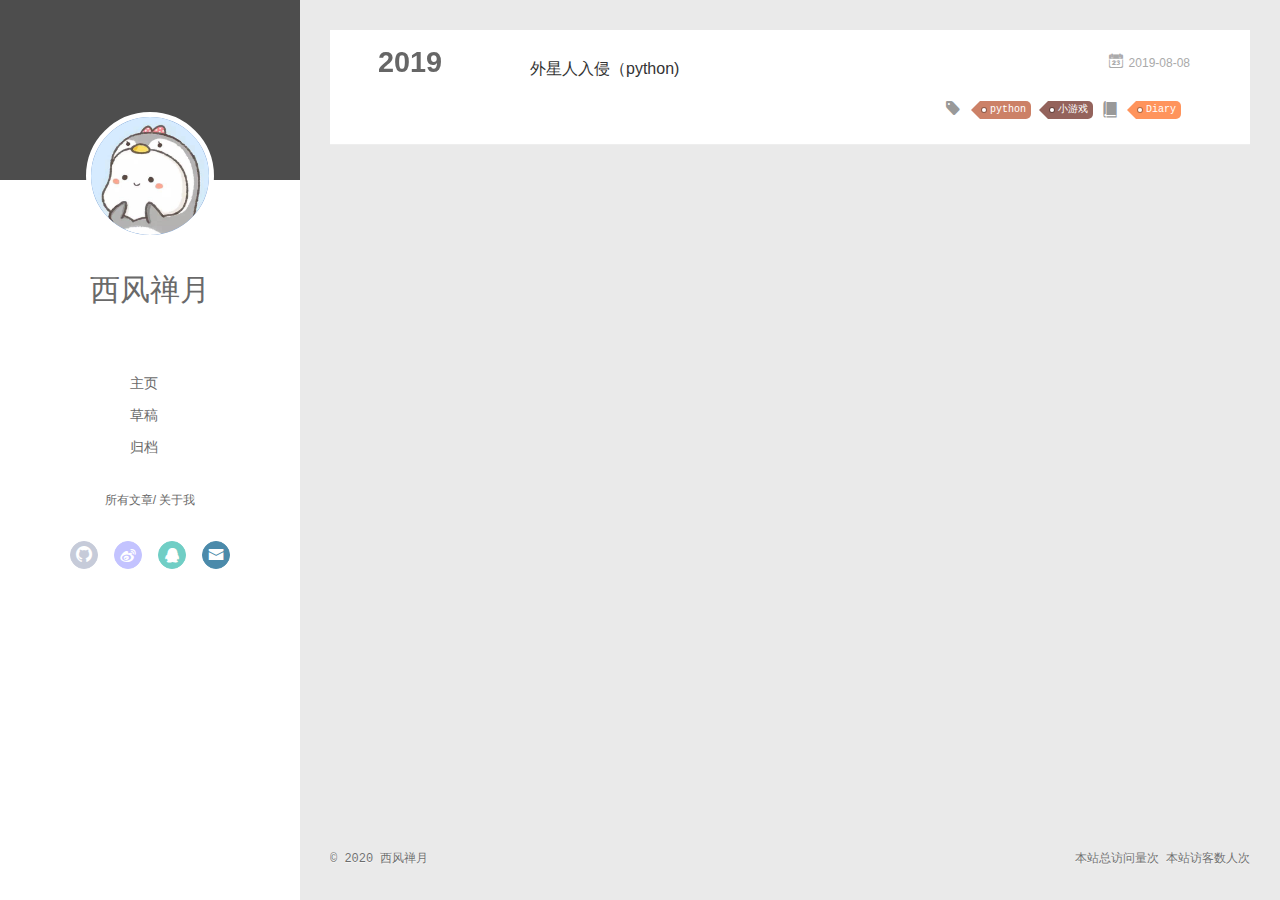
<file: categories/Diary/index.html>
<!DOCTYPE html>
<html>
<head>
  <meta charset="utf-8">
  
  <meta name="renderer" content="webkit">
  <meta http-equiv="X-UA-Compatible" content="IE=edge" >
  <link rel="dns-prefetch" href="http://yoursite.com">
  <title>Category: Diary | Hexo</title>
  <meta name="viewport" content="width=device-width, initial-scale=1, maximum-scale=1">
  <meta property="og:type" content="website">
<meta property="og:title" content="Hexo">
<meta property="og:url" content="http://yoursite.com/categories/Diary/index.html">
<meta property="og:site_name" content="Hexo">
<meta property="og:locale" content="en_US">
<meta property="article:author" content="西风禅月">
<meta name="twitter:card" content="summary">
  
    <link rel="alternative" href="/atom.xml" title="Hexo" type="application/atom+xml">
  
  
    <link rel="icon" href="/favicon.png">
  
  <link rel="stylesheet" type="text/css" href="/./main.0cf68a.css">
  <style type="text/css">
  
    #container.show {
      background: linear-gradient(200deg,#ccc,#000);
    }
  </style>
  

  

<meta name="generator" content="Hexo 4.2.0"></head>

<body>
  <div id="container" q-class="show:isCtnShow">
    <canvas id="anm-canvas" class="anm-canvas"></canvas>
    <div class="left-col" q-class="show:isShow">
      
<div class="overlay" style="background: #4d4d4d"></div>
<div class="intrude-less">
	<header id="header" class="inner">
		<a href="/" class="profilepic">
			<img src="/img/avater.jpg" class="js-avatar">
		</a>
		<hgroup>
		  <h1 class="header-author"><a href="/">西风禅月</a></h1>
		</hgroup>
		

		<nav class="header-menu">
			<ul>
			
				<li><a href="/">主页</a></li>
	        
				<li><a href="/">草稿</a></li>
	        
				<li><a href="/archives/index.html">归档</a></li>
	        
			</ul>
		</nav>
		<nav class="header-smart-menu">
    		
    			
    			<a q-on="click: openSlider(e, 'innerArchive')" href="javascript:void(0)">所有文章</a>
    			
            
    			
    			<a q-on="click: openSlider(e, 'aboutme')" href="javascript:void(0)">关于我</a>
    			
            
		</nav>
		<nav class="header-nav">
			<div class="social">
				
					<a class="github" target="_blank" href="https://github.com/Lvull/" title="github"><i class="icon-github"></i></a>
		        
					<a class="weibo" target="_blank" href="#" title="weibo"><i class="icon-weibo"></i></a>
		        
					<a class="qq" target="_blank" href="http://wpa.qq.com/msgrd?v=3&uin=1990531059&site=qq&menu=yes" title="qq"><i class="icon-qq"></i></a>
		        
					<a class="mail" target="_blank" href="mailto:13202878608@163.com" title="mail"><i class="icon-mail"></i></a>
		        
			</div>
		</nav>
	</header>		
</div>

    </div>
    <div class="mid-col" q-class="show:isShow,hide:isShow|isFalse">
      
<nav id="mobile-nav">
  	<div class="overlay js-overlay" style="background: #4d4d4d"></div>
	<div class="btnctn js-mobile-btnctn">
  		<div class="slider-trigger list" q-on="click: openSlider(e)"><i class="icon icon-sort"></i></div>
	</div>
	<div class="intrude-less">
		<header id="header" class="inner">
			<div class="profilepic">
				<img src="/img/avater.jpg" class="js-avatar">
			</div>
			<hgroup>
			  <h1 class="header-author js-header-author">西风禅月</h1>
			</hgroup>
			
			
			
				
			
				
			
				
			
			
			
			<nav class="header-nav">
				<div class="social">
					
						<a class="github" target="_blank" href="https://github.com/Lvull/" title="github"><i class="icon-github"></i></a>
			        
						<a class="weibo" target="_blank" href="#" title="weibo"><i class="icon-weibo"></i></a>
			        
						<a class="qq" target="_blank" href="http://wpa.qq.com/msgrd?v=3&uin=1990531059&site=qq&menu=yes" title="qq"><i class="icon-qq"></i></a>
			        
						<a class="mail" target="_blank" href="mailto:13202878608@163.com" title="mail"><i class="icon-mail"></i></a>
			        
				</div>
			</nav>

			<nav class="header-menu js-header-menu">
				<ul style="width: 70%">
				
				
					<li style="width: 33.333333333333336%"><a href="/">主页</a></li>
		        
					<li style="width: 33.333333333333336%"><a href="/">草稿</a></li>
		        
					<li style="width: 33.333333333333336%"><a href="/archives/index.html">归档</a></li>
		        
				</ul>
			</nav>
		</header>				
	</div>
	<div class="mobile-mask" style="display:none" q-show="isShow"></div>
</nav>

      <div id="wrapper" class="body-wrap">
        <div class="menu-l">
          <div class="canvas-wrap">
            <canvas data-colors="#eaeaea" data-sectionHeight="100" data-contentId="js-content" id="myCanvas1" class="anm-canvas"></canvas>
          </div>
          <div id="js-content" class="content-ll">
            
  
  
    
    
      
      
      <section class="archives-wrap">
        <div class="archive-year-wrap">
          <a href="/archives/2019" class="archive-year">2019</a>
        </div>
        <div class="archives">
    
    <article class="archive-article archive-type-post">
  <div class="archive-article-inner">
    <header class="archive-article-header">
      	<div class="article-meta">
	      	<a href="/2019/08/08/%E5%A4%96%E6%98%9F%E4%BA%BA%E5%85%A5%E4%BE%B5(python)/" class="archive-article-date">
  	<time datetime="2019-08-08T08:17:29.000Z" itemprop="datePublished"><i class="icon-calendar icon"></i>2019-08-08</time>
</a>
        </div>
    	 
  
    <h1 itemprop="name">
      <a class="archive-article-title" href="/2019/08/08/%E5%A4%96%E6%98%9F%E4%BA%BA%E5%85%A5%E4%BE%B5(python)/">外星人入侵（python)</a>
    </h1>
  

        <div class="article-info info-on-right">
          
	<div class="article-tag tagcloud">
		<i class="icon-price-tags icon"></i>
		<ul class="article-tag-list">
			 
        		<li class="article-tag-list-item">
        			<a href="javascript:void(0)" class="js-tag article-tag-list-link color2">python</a>
        		</li>
      		 
        		<li class="article-tag-list-item">
        			<a href="javascript:void(0)" class="js-tag article-tag-list-link color4">小游戏</a>
        		</li>
      		
		</ul>
	</div>

          
	<div class="article-category tagcloud">
		<i class="icon-book icon"></i>
		<ul class="article-tag-list">
			 
        		<li class="article-tag-list-item">
        			<a href="/categories/Diary//" class="article-tag-list-link color1">Diary</a>
        		</li>
      		
		</ul>
	</div>


        </div>
        <div class="clearfix"></div>
    </header>
  </div>
</article>
  
  
    </div></section>
  

    


          </div>
        </div>
      </div>
      <script async src="//busuanzi.ibruce.info/busuanzi/2.3/busuanzi.pure.mini.js"></script>
<footer id="footer">
  <div class="outer">
    <div id="footer-info">
    	<div class="footer-left">
    		&copy; 2020 西风禅月
    	</div>
      	<div class="footer-right">
			  <!-- <a href="http://hexo.io/" target="_blank">Hexo</a>  Theme <a href="https://github.com/litten/hexo-theme-yilia" target="_blank">Yilia</a> by Litten -->
			  <span id="busuanzi_container_site_pv">本站总访问量<span id="busuanzi_value_site_pv"></span>次</span>
			  <span id="busuanzi_container_site_uv">  本站访客数<span id="busuanzi_value_site_uv"></span>人次</span>
      	</div>
    </div>
  </div>
</footer>
    </div>
    
<script>
	var yiliaConfig = {
		mathjax: false,
		isHome: false,
		isPost: false,
		isArchive: false,
		isTag: false,
		isCategory: true,
		open_in_new: false,
		toc_hide_index: true,
		root: "/",
		innerArchive: true,
		showTags: false
	}
</script>

<script>!function(t){function n(e){if(r[e])return r[e].exports;var i=r[e]={exports:{},id:e,loaded:!1};return t[e].call(i.exports,i,i.exports,n),i.loaded=!0,i.exports}var r={};n.m=t,n.c=r,n.p="./",n(0)}([function(t,n,r){r(195),t.exports=r(191)},function(t,n,r){var e=r(3),i=r(52),o=r(27),u=r(28),c=r(53),f="prototype",a=function(t,n,r){var s,l,h,v,p=t&a.F,d=t&a.G,y=t&a.S,g=t&a.P,b=t&a.B,m=d?e:y?e[n]||(e[n]={}):(e[n]||{})[f],x=d?i:i[n]||(i[n]={}),w=x[f]||(x[f]={});d&&(r=n);for(s in r)l=!p&&m&&void 0!==m[s],h=(l?m:r)[s],v=b&&l?c(h,e):g&&"function"==typeof h?c(Function.call,h):h,m&&u(m,s,h,t&a.U),x[s]!=h&&o(x,s,v),g&&w[s]!=h&&(w[s]=h)};e.core=i,a.F=1,a.G=2,a.S=4,a.P=8,a.B=16,a.W=32,a.U=64,a.R=128,t.exports=a},function(t,n,r){var e=r(6);t.exports=function(t){if(!e(t))throw TypeError(t+" is not an object!");return t}},function(t,n){var r=t.exports="undefined"!=typeof window&&window.Math==Math?window:"undefined"!=typeof self&&self.Math==Math?self:Function("return this")();"number"==typeof __g&&(__g=r)},function(t,n){t.exports=function(t){try{return!!t()}catch(t){return!0}}},function(t,n){var r=t.exports="undefined"!=typeof window&&window.Math==Math?window:"undefined"!=typeof self&&self.Math==Math?self:Function("return this")();"number"==typeof __g&&(__g=r)},function(t,n){t.exports=function(t){return"object"==typeof t?null!==t:"function"==typeof t}},function(t,n,r){var e=r(126)("wks"),i=r(76),o=r(3).Symbol,u="function"==typeof o;(t.exports=function(t){return e[t]||(e[t]=u&&o[t]||(u?o:i)("Symbol."+t))}).store=e},function(t,n){var r={}.hasOwnProperty;t.exports=function(t,n){return r.call(t,n)}},function(t,n,r){var e=r(94),i=r(33);t.exports=function(t){return e(i(t))}},function(t,n,r){t.exports=!r(4)(function(){return 7!=Object.defineProperty({},"a",{get:function(){return 7}}).a})},function(t,n,r){var e=r(2),i=r(167),o=r(50),u=Object.defineProperty;n.f=r(10)?Object.defineProperty:function(t,n,r){if(e(t),n=o(n,!0),e(r),i)try{return u(t,n,r)}catch(t){}if("get"in r||"set"in r)throw TypeError("Accessors not supported!");return"value"in r&&(t[n]=r.value),t}},function(t,n,r){t.exports=!r(18)(function(){return 7!=Object.defineProperty({},"a",{get:function(){return 7}}).a})},function(t,n,r){var e=r(14),i=r(22);t.exports=r(12)?function(t,n,r){return e.f(t,n,i(1,r))}:function(t,n,r){return t[n]=r,t}},function(t,n,r){var e=r(20),i=r(58),o=r(42),u=Object.defineProperty;n.f=r(12)?Object.defineProperty:function(t,n,r){if(e(t),n=o(n,!0),e(r),i)try{return u(t,n,r)}catch(t){}if("get"in r||"set"in r)throw TypeError("Accessors not supported!");return"value"in r&&(t[n]=r.value),t}},function(t,n,r){var e=r(40)("wks"),i=r(23),o=r(5).Symbol,u="function"==typeof o;(t.exports=function(t){return e[t]||(e[t]=u&&o[t]||(u?o:i)("Symbol."+t))}).store=e},function(t,n,r){var e=r(67),i=Math.min;t.exports=function(t){return t>0?i(e(t),9007199254740991):0}},function(t,n,r){var e=r(46);t.exports=function(t){return Object(e(t))}},function(t,n){t.exports=function(t){try{return!!t()}catch(t){return!0}}},function(t,n,r){var e=r(63),i=r(34);t.exports=Object.keys||function(t){return e(t,i)}},function(t,n,r){var e=r(21);t.exports=function(t){if(!e(t))throw TypeError(t+" is not an object!");return t}},function(t,n){t.exports=function(t){return"object"==typeof t?null!==t:"function"==typeof t}},function(t,n){t.exports=function(t,n){return{enumerable:!(1&t),configurable:!(2&t),writable:!(4&t),value:n}}},function(t,n){var r=0,e=Math.random();t.exports=function(t){return"Symbol(".concat(void 0===t?"":t,")_",(++r+e).toString(36))}},function(t,n){var r={}.hasOwnProperty;t.exports=function(t,n){return r.call(t,n)}},function(t,n){var r=t.exports={version:"2.4.0"};"number"==typeof __e&&(__e=r)},function(t,n){t.exports=function(t){if("function"!=typeof t)throw TypeError(t+" is not a function!");return t}},function(t,n,r){var e=r(11),i=r(66);t.exports=r(10)?function(t,n,r){return e.f(t,n,i(1,r))}:function(t,n,r){return t[n]=r,t}},function(t,n,r){var e=r(3),i=r(27),o=r(24),u=r(76)("src"),c="toString",f=Function[c],a=(""+f).split(c);r(52).inspectSource=function(t){return f.call(t)},(t.exports=function(t,n,r,c){var f="function"==typeof r;f&&(o(r,"name")||i(r,"name",n)),t[n]!==r&&(f&&(o(r,u)||i(r,u,t[n]?""+t[n]:a.join(String(n)))),t===e?t[n]=r:c?t[n]?t[n]=r:i(t,n,r):(delete t[n],i(t,n,r)))})(Function.prototype,c,function(){return"function"==typeof this&&this[u]||f.call(this)})},function(t,n,r){var e=r(1),i=r(4),o=r(46),u=function(t,n,r,e){var i=String(o(t)),u="<"+n;return""!==r&&(u+=" "+r+'="'+String(e).replace(/"/g,"&quot;")+'"'),u+">"+i+"</"+n+">"};t.exports=function(t,n){var r={};r[t]=n(u),e(e.P+e.F*i(function(){var n=""[t]('"');return n!==n.toLowerCase()||n.split('"').length>3}),"String",r)}},function(t,n,r){var e=r(115),i=r(46);t.exports=function(t){return e(i(t))}},function(t,n,r){var e=r(116),i=r(66),o=r(30),u=r(50),c=r(24),f=r(167),a=Object.getOwnPropertyDescriptor;n.f=r(10)?a:function(t,n){if(t=o(t),n=u(n,!0),f)try{return a(t,n)}catch(t){}if(c(t,n))return i(!e.f.call(t,n),t[n])}},function(t,n,r){var e=r(24),i=r(17),o=r(145)("IE_PROTO"),u=Object.prototype;t.exports=Object.getPrototypeOf||function(t){return t=i(t),e(t,o)?t[o]:"function"==typeof t.constructor&&t instanceof t.constructor?t.constructor.prototype:t instanceof Object?u:null}},function(t,n){t.exports=function(t){if(void 0==t)throw TypeError("Can't call method on  "+t);return t}},function(t,n){t.exports="constructor,hasOwnProperty,isPrototypeOf,propertyIsEnumerable,toLocaleString,toString,valueOf".split(",")},function(t,n){t.exports={}},function(t,n){t.exports=!0},function(t,n){n.f={}.propertyIsEnumerable},function(t,n,r){var e=r(14).f,i=r(8),o=r(15)("toStringTag");t.exports=function(t,n,r){t&&!i(t=r?t:t.prototype,o)&&e(t,o,{configurable:!0,value:n})}},function(t,n,r){var e=r(40)("keys"),i=r(23);t.exports=function(t){return e[t]||(e[t]=i(t))}},function(t,n,r){var e=r(5),i="__core-js_shared__",o=e[i]||(e[i]={});t.exports=function(t){return o[t]||(o[t]={})}},function(t,n){var r=Math.ceil,e=Math.floor;t.exports=function(t){return isNaN(t=+t)?0:(t>0?e:r)(t)}},function(t,n,r){var e=r(21);t.exports=function(t,n){if(!e(t))return t;var r,i;if(n&&"function"==typeof(r=t.toString)&&!e(i=r.call(t)))return i;if("function"==typeof(r=t.valueOf)&&!e(i=r.call(t)))return i;if(!n&&"function"==typeof(r=t.toString)&&!e(i=r.call(t)))return i;throw TypeError("Can't convert object to primitive value")}},function(t,n,r){var e=r(5),i=r(25),o=r(36),u=r(44),c=r(14).f;t.exports=function(t){var n=i.Symbol||(i.Symbol=o?{}:e.Symbol||{});"_"==t.charAt(0)||t in n||c(n,t,{value:u.f(t)})}},function(t,n,r){n.f=r(15)},function(t,n){var r={}.toString;t.exports=function(t){return r.call(t).slice(8,-1)}},function(t,n){t.exports=function(t){if(void 0==t)throw TypeError("Can't call method on  "+t);return t}},function(t,n,r){var e=r(4);t.exports=function(t,n){return!!t&&e(function(){n?t.call(null,function(){},1):t.call(null)})}},function(t,n,r){var e=r(53),i=r(115),o=r(17),u=r(16),c=r(203);t.exports=function(t,n){var r=1==t,f=2==t,a=3==t,s=4==t,l=6==t,h=5==t||l,v=n||c;return function(n,c,p){for(var d,y,g=o(n),b=i(g),m=e(c,p,3),x=u(b.length),w=0,S=r?v(n,x):f?v(n,0):void 0;x>w;w++)if((h||w in b)&&(d=b[w],y=m(d,w,g),t))if(r)S[w]=y;else if(y)switch(t){case 3:return!0;case 5:return d;case 6:return w;case 2:S.push(d)}else if(s)return!1;return l?-1:a||s?s:S}}},function(t,n,r){var e=r(1),i=r(52),o=r(4);t.exports=function(t,n){var r=(i.Object||{})[t]||Object[t],u={};u[t]=n(r),e(e.S+e.F*o(function(){r(1)}),"Object",u)}},function(t,n,r){var e=r(6);t.exports=function(t,n){if(!e(t))return t;var r,i;if(n&&"function"==typeof(r=t.toString)&&!e(i=r.call(t)))return i;if("function"==typeof(r=t.valueOf)&&!e(i=r.call(t)))return i;if(!n&&"function"==typeof(r=t.toString)&&!e(i=r.call(t)))return i;throw TypeError("Can't convert object to primitive value")}},function(t,n,r){var e=r(5),i=r(25),o=r(91),u=r(13),c="prototype",f=function(t,n,r){var a,s,l,h=t&f.F,v=t&f.G,p=t&f.S,d=t&f.P,y=t&f.B,g=t&f.W,b=v?i:i[n]||(i[n]={}),m=b[c],x=v?e:p?e[n]:(e[n]||{})[c];v&&(r=n);for(a in r)(s=!h&&x&&void 0!==x[a])&&a in b||(l=s?x[a]:r[a],b[a]=v&&"function"!=typeof x[a]?r[a]:y&&s?o(l,e):g&&x[a]==l?function(t){var n=function(n,r,e){if(this instanceof t){switch(arguments.length){case 0:return new t;case 1:return new t(n);case 2:return new t(n,r)}return new t(n,r,e)}return t.apply(this,arguments)};return n[c]=t[c],n}(l):d&&"function"==typeof l?o(Function.call,l):l,d&&((b.virtual||(b.virtual={}))[a]=l,t&f.R&&m&&!m[a]&&u(m,a,l)))};f.F=1,f.G=2,f.S=4,f.P=8,f.B=16,f.W=32,f.U=64,f.R=128,t.exports=f},function(t,n){var r=t.exports={version:"2.4.0"};"number"==typeof __e&&(__e=r)},function(t,n,r){var e=r(26);t.exports=function(t,n,r){if(e(t),void 0===n)return t;switch(r){case 1:return function(r){return t.call(n,r)};case 2:return function(r,e){return t.call(n,r,e)};case 3:return function(r,e,i){return t.call(n,r,e,i)}}return function(){return t.apply(n,arguments)}}},function(t,n,r){var e=r(183),i=r(1),o=r(126)("metadata"),u=o.store||(o.store=new(r(186))),c=function(t,n,r){var i=u.get(t);if(!i){if(!r)return;u.set(t,i=new e)}var o=i.get(n);if(!o){if(!r)return;i.set(n,o=new e)}return o},f=function(t,n,r){var e=c(n,r,!1);return void 0!==e&&e.has(t)},a=function(t,n,r){var e=c(n,r,!1);return void 0===e?void 0:e.get(t)},s=function(t,n,r,e){c(r,e,!0).set(t,n)},l=function(t,n){var r=c(t,n,!1),e=[];return r&&r.forEach(function(t,n){e.push(n)}),e},h=function(t){return void 0===t||"symbol"==typeof t?t:String(t)},v=function(t){i(i.S,"Reflect",t)};t.exports={store:u,map:c,has:f,get:a,set:s,keys:l,key:h,exp:v}},function(t,n,r){"use strict";if(r(10)){var e=r(69),i=r(3),o=r(4),u=r(1),c=r(127),f=r(152),a=r(53),s=r(68),l=r(66),h=r(27),v=r(73),p=r(67),d=r(16),y=r(75),g=r(50),b=r(24),m=r(180),x=r(114),w=r(6),S=r(17),_=r(137),O=r(70),E=r(32),P=r(71).f,j=r(154),F=r(76),M=r(7),A=r(48),N=r(117),T=r(146),I=r(155),k=r(80),L=r(123),R=r(74),C=r(130),D=r(160),U=r(11),W=r(31),G=U.f,B=W.f,V=i.RangeError,z=i.TypeError,q=i.Uint8Array,K="ArrayBuffer",J="Shared"+K,Y="BYTES_PER_ELEMENT",H="prototype",$=Array[H],X=f.ArrayBuffer,Q=f.DataView,Z=A(0),tt=A(2),nt=A(3),rt=A(4),et=A(5),it=A(6),ot=N(!0),ut=N(!1),ct=I.values,ft=I.keys,at=I.entries,st=$.lastIndexOf,lt=$.reduce,ht=$.reduceRight,vt=$.join,pt=$.sort,dt=$.slice,yt=$.toString,gt=$.toLocaleString,bt=M("iterator"),mt=M("toStringTag"),xt=F("typed_constructor"),wt=F("def_constructor"),St=c.CONSTR,_t=c.TYPED,Ot=c.VIEW,Et="Wrong length!",Pt=A(1,function(t,n){return Tt(T(t,t[wt]),n)}),jt=o(function(){return 1===new q(new Uint16Array([1]).buffer)[0]}),Ft=!!q&&!!q[H].set&&o(function(){new q(1).set({})}),Mt=function(t,n){if(void 0===t)throw z(Et);var r=+t,e=d(t);if(n&&!m(r,e))throw V(Et);return e},At=function(t,n){var r=p(t);if(r<0||r%n)throw V("Wrong offset!");return r},Nt=function(t){if(w(t)&&_t in t)return t;throw z(t+" is not a typed array!")},Tt=function(t,n){if(!(w(t)&&xt in t))throw z("It is not a typed array constructor!");return new t(n)},It=function(t,n){return kt(T(t,t[wt]),n)},kt=function(t,n){for(var r=0,e=n.length,i=Tt(t,e);e>r;)i[r]=n[r++];return i},Lt=function(t,n,r){G(t,n,{get:function(){return this._d[r]}})},Rt=function(t){var n,r,e,i,o,u,c=S(t),f=arguments.length,s=f>1?arguments[1]:void 0,l=void 0!==s,h=j(c);if(void 0!=h&&!_(h)){for(u=h.call(c),e=[],n=0;!(o=u.next()).done;n++)e.push(o.value);c=e}for(l&&f>2&&(s=a(s,arguments[2],2)),n=0,r=d(c.length),i=Tt(this,r);r>n;n++)i[n]=l?s(c[n],n):c[n];return i},Ct=function(){for(var t=0,n=arguments.length,r=Tt(this,n);n>t;)r[t]=arguments[t++];return r},Dt=!!q&&o(function(){gt.call(new q(1))}),Ut=function(){return gt.apply(Dt?dt.call(Nt(this)):Nt(this),arguments)},Wt={copyWithin:function(t,n){return D.call(Nt(this),t,n,arguments.length>2?arguments[2]:void 0)},every:function(t){return rt(Nt(this),t,arguments.length>1?arguments[1]:void 0)},fill:function(t){return C.apply(Nt(this),arguments)},filter:function(t){return It(this,tt(Nt(this),t,arguments.length>1?arguments[1]:void 0))},find:function(t){return et(Nt(this),t,arguments.length>1?arguments[1]:void 0)},findIndex:function(t){return it(Nt(this),t,arguments.length>1?arguments[1]:void 0)},forEach:function(t){Z(Nt(this),t,arguments.length>1?arguments[1]:void 0)},indexOf:function(t){return ut(Nt(this),t,arguments.length>1?arguments[1]:void 0)},includes:function(t){return ot(Nt(this),t,arguments.length>1?arguments[1]:void 0)},join:function(t){return vt.apply(Nt(this),arguments)},lastIndexOf:function(t){return st.apply(Nt(this),arguments)},map:function(t){return Pt(Nt(this),t,arguments.length>1?arguments[1]:void 0)},reduce:function(t){return lt.apply(Nt(this),arguments)},reduceRight:function(t){return ht.apply(Nt(this),arguments)},reverse:function(){for(var t,n=this,r=Nt(n).length,e=Math.floor(r/2),i=0;i<e;)t=n[i],n[i++]=n[--r],n[r]=t;return n},some:function(t){return nt(Nt(this),t,arguments.length>1?arguments[1]:void 0)},sort:function(t){return pt.call(Nt(this),t)},subarray:function(t,n){var r=Nt(this),e=r.length,i=y(t,e);return new(T(r,r[wt]))(r.buffer,r.byteOffset+i*r.BYTES_PER_ELEMENT,d((void 0===n?e:y(n,e))-i))}},Gt=function(t,n){return It(this,dt.call(Nt(this),t,n))},Bt=function(t){Nt(this);var n=At(arguments[1],1),r=this.length,e=S(t),i=d(e.length),o=0;if(i+n>r)throw V(Et);for(;o<i;)this[n+o]=e[o++]},Vt={entries:function(){return at.call(Nt(this))},keys:function(){return ft.call(Nt(this))},values:function(){return ct.call(Nt(this))}},zt=function(t,n){return w(t)&&t[_t]&&"symbol"!=typeof n&&n in t&&String(+n)==String(n)},qt=function(t,n){return zt(t,n=g(n,!0))?l(2,t[n]):B(t,n)},Kt=function(t,n,r){return!(zt(t,n=g(n,!0))&&w(r)&&b(r,"value"))||b(r,"get")||b(r,"set")||r.configurable||b(r,"writable")&&!r.writable||b(r,"enumerable")&&!r.enumerable?G(t,n,r):(t[n]=r.value,t)};St||(W.f=qt,U.f=Kt),u(u.S+u.F*!St,"Object",{getOwnPropertyDescriptor:qt,defineProperty:Kt}),o(function(){yt.call({})})&&(yt=gt=function(){return vt.call(this)});var Jt=v({},Wt);v(Jt,Vt),h(Jt,bt,Vt.values),v(Jt,{slice:Gt,set:Bt,constructor:function(){},toString:yt,toLocaleString:Ut}),Lt(Jt,"buffer","b"),Lt(Jt,"byteOffset","o"),Lt(Jt,"byteLength","l"),Lt(Jt,"length","e"),G(Jt,mt,{get:function(){return this[_t]}}),t.exports=function(t,n,r,f){f=!!f;var a=t+(f?"Clamped":"")+"Array",l="Uint8Array"!=a,v="get"+t,p="set"+t,y=i[a],g=y||{},b=y&&E(y),m=!y||!c.ABV,S={},_=y&&y[H],j=function(t,r){var e=t._d;return e.v[v](r*n+e.o,jt)},F=function(t,r,e){var i=t._d;f&&(e=(e=Math.round(e))<0?0:e>255?255:255&e),i.v[p](r*n+i.o,e,jt)},M=function(t,n){G(t,n,{get:function(){return j(this,n)},set:function(t){return F(this,n,t)},enumerable:!0})};m?(y=r(function(t,r,e,i){s(t,y,a,"_d");var o,u,c,f,l=0,v=0;if(w(r)){if(!(r instanceof X||(f=x(r))==K||f==J))return _t in r?kt(y,r):Rt.call(y,r);o=r,v=At(e,n);var p=r.byteLength;if(void 0===i){if(p%n)throw V(Et);if((u=p-v)<0)throw V(Et)}else if((u=d(i)*n)+v>p)throw V(Et);c=u/n}else c=Mt(r,!0),u=c*n,o=new X(u);for(h(t,"_d",{b:o,o:v,l:u,e:c,v:new Q(o)});l<c;)M(t,l++)}),_=y[H]=O(Jt),h(_,"constructor",y)):L(function(t){new y(null),new y(t)},!0)||(y=r(function(t,r,e,i){s(t,y,a);var o;return w(r)?r instanceof X||(o=x(r))==K||o==J?void 0!==i?new g(r,At(e,n),i):void 0!==e?new g(r,At(e,n)):new g(r):_t in r?kt(y,r):Rt.call(y,r):new g(Mt(r,l))}),Z(b!==Function.prototype?P(g).concat(P(b)):P(g),function(t){t in y||h(y,t,g[t])}),y[H]=_,e||(_.constructor=y));var A=_[bt],N=!!A&&("values"==A.name||void 0==A.name),T=Vt.values;h(y,xt,!0),h(_,_t,a),h(_,Ot,!0),h(_,wt,y),(f?new y(1)[mt]==a:mt in _)||G(_,mt,{get:function(){return a}}),S[a]=y,u(u.G+u.W+u.F*(y!=g),S),u(u.S,a,{BYTES_PER_ELEMENT:n,from:Rt,of:Ct}),Y in _||h(_,Y,n),u(u.P,a,Wt),R(a),u(u.P+u.F*Ft,a,{set:Bt}),u(u.P+u.F*!N,a,Vt),u(u.P+u.F*(_.toString!=yt),a,{toString:yt}),u(u.P+u.F*o(function(){new y(1).slice()}),a,{slice:Gt}),u(u.P+u.F*(o(function(){return[1,2].toLocaleString()!=new y([1,2]).toLocaleString()})||!o(function(){_.toLocaleString.call([1,2])})),a,{toLocaleString:Ut}),k[a]=N?A:T,e||N||h(_,bt,T)}}else t.exports=function(){}},function(t,n){var r={}.toString;t.exports=function(t){return r.call(t).slice(8,-1)}},function(t,n,r){var e=r(21),i=r(5).document,o=e(i)&&e(i.createElement);t.exports=function(t){return o?i.createElement(t):{}}},function(t,n,r){t.exports=!r(12)&&!r(18)(function(){return 7!=Object.defineProperty(r(57)("div"),"a",{get:function(){return 7}}).a})},function(t,n,r){"use strict";var e=r(36),i=r(51),o=r(64),u=r(13),c=r(8),f=r(35),a=r(96),s=r(38),l=r(103),h=r(15)("iterator"),v=!([].keys&&"next"in[].keys()),p="keys",d="values",y=function(){return this};t.exports=function(t,n,r,g,b,m,x){a(r,n,g);var w,S,_,O=function(t){if(!v&&t in F)return F[t];switch(t){case p:case d:return function(){return new r(this,t)}}return function(){return new r(this,t)}},E=n+" Iterator",P=b==d,j=!1,F=t.prototype,M=F[h]||F["@@iterator"]||b&&F[b],A=M||O(b),N=b?P?O("entries"):A:void 0,T="Array"==n?F.entries||M:M;if(T&&(_=l(T.call(new t)))!==Object.prototype&&(s(_,E,!0),e||c(_,h)||u(_,h,y)),P&&M&&M.name!==d&&(j=!0,A=function(){return M.call(this)}),e&&!x||!v&&!j&&F[h]||u(F,h,A),f[n]=A,f[E]=y,b)if(w={values:P?A:O(d),keys:m?A:O(p),entries:N},x)for(S in w)S in F||o(F,S,w[S]);else i(i.P+i.F*(v||j),n,w);return w}},function(t,n,r){var e=r(20),i=r(100),o=r(34),u=r(39)("IE_PROTO"),c=function(){},f="prototype",a=function(){var t,n=r(57)("iframe"),e=o.length;for(n.style.display="none",r(93).appendChild(n),n.src="javascript:",t=n.contentWindow.document,t.open(),t.write("<script>document.F=Object<\/script>"),t.close(),a=t.F;e--;)delete a[f][o[e]];return a()};t.exports=Object.create||function(t,n){var r;return null!==t?(c[f]=e(t),r=new c,c[f]=null,r[u]=t):r=a(),void 0===n?r:i(r,n)}},function(t,n,r){var e=r(63),i=r(34).concat("length","prototype");n.f=Object.getOwnPropertyNames||function(t){return e(t,i)}},function(t,n){n.f=Object.getOwnPropertySymbols},function(t,n,r){var e=r(8),i=r(9),o=r(90)(!1),u=r(39)("IE_PROTO");t.exports=function(t,n){var r,c=i(t),f=0,a=[];for(r in c)r!=u&&e(c,r)&&a.push(r);for(;n.length>f;)e(c,r=n[f++])&&(~o(a,r)||a.push(r));return a}},function(t,n,r){t.exports=r(13)},function(t,n,r){var e=r(76)("meta"),i=r(6),o=r(24),u=r(11).f,c=0,f=Object.isExtensible||function(){return!0},a=!r(4)(function(){return f(Object.preventExtensions({}))}),s=function(t){u(t,e,{value:{i:"O"+ ++c,w:{}}})},l=function(t,n){if(!i(t))return"symbol"==typeof t?t:("string"==typeof t?"S":"P")+t;if(!o(t,e)){if(!f(t))return"F";if(!n)return"E";s(t)}return t[e].i},h=function(t,n){if(!o(t,e)){if(!f(t))return!0;if(!n)return!1;s(t)}return t[e].w},v=function(t){return a&&p.NEED&&f(t)&&!o(t,e)&&s(t),t},p=t.exports={KEY:e,NEED:!1,fastKey:l,getWeak:h,onFreeze:v}},function(t,n){t.exports=function(t,n){return{enumerable:!(1&t),configurable:!(2&t),writable:!(4&t),value:n}}},function(t,n){var r=Math.ceil,e=Math.floor;t.exports=function(t){return isNaN(t=+t)?0:(t>0?e:r)(t)}},function(t,n){t.exports=function(t,n,r,e){if(!(t instanceof n)||void 0!==e&&e in t)throw TypeError(r+": incorrect invocation!");return t}},function(t,n){t.exports=!1},function(t,n,r){var e=r(2),i=r(173),o=r(133),u=r(145)("IE_PROTO"),c=function(){},f="prototype",a=function(){var t,n=r(132)("iframe"),e=o.length;for(n.style.display="none",r(135).appendChild(n),n.src="javascript:",t=n.contentWindow.document,t.open(),t.write("<script>document.F=Object<\/script>"),t.close(),a=t.F;e--;)delete a[f][o[e]];return a()};t.exports=Object.create||function(t,n){var r;return null!==t?(c[f]=e(t),r=new c,c[f]=null,r[u]=t):r=a(),void 0===n?r:i(r,n)}},function(t,n,r){var e=r(175),i=r(133).concat("length","prototype");n.f=Object.getOwnPropertyNames||function(t){return e(t,i)}},function(t,n,r){var e=r(175),i=r(133);t.exports=Object.keys||function(t){return e(t,i)}},function(t,n,r){var e=r(28);t.exports=function(t,n,r){for(var i in n)e(t,i,n[i],r);return t}},function(t,n,r){"use strict";var e=r(3),i=r(11),o=r(10),u=r(7)("species");t.exports=function(t){var n=e[t];o&&n&&!n[u]&&i.f(n,u,{configurable:!0,get:function(){return this}})}},function(t,n,r){var e=r(67),i=Math.max,o=Math.min;t.exports=function(t,n){return t=e(t),t<0?i(t+n,0):o(t,n)}},function(t,n){var r=0,e=Math.random();t.exports=function(t){return"Symbol(".concat(void 0===t?"":t,")_",(++r+e).toString(36))}},function(t,n,r){var e=r(33);t.exports=function(t){return Object(e(t))}},function(t,n,r){var e=r(7)("unscopables"),i=Array.prototype;void 0==i[e]&&r(27)(i,e,{}),t.exports=function(t){i[e][t]=!0}},function(t,n,r){var e=r(53),i=r(169),o=r(137),u=r(2),c=r(16),f=r(154),a={},s={},n=t.exports=function(t,n,r,l,h){var v,p,d,y,g=h?function(){return t}:f(t),b=e(r,l,n?2:1),m=0;if("function"!=typeof g)throw TypeError(t+" is not iterable!");if(o(g)){for(v=c(t.length);v>m;m++)if((y=n?b(u(p=t[m])[0],p[1]):b(t[m]))===a||y===s)return y}else for(d=g.call(t);!(p=d.next()).done;)if((y=i(d,b,p.value,n))===a||y===s)return y};n.BREAK=a,n.RETURN=s},function(t,n){t.exports={}},function(t,n,r){var e=r(11).f,i=r(24),o=r(7)("toStringTag");t.exports=function(t,n,r){t&&!i(t=r?t:t.prototype,o)&&e(t,o,{configurable:!0,value:n})}},function(t,n,r){var e=r(1),i=r(46),o=r(4),u=r(150),c="["+u+"]",f="​",a=RegExp("^"+c+c+"*"),s=RegExp(c+c+"*$"),l=function(t,n,r){var i={},c=o(function(){return!!u[t]()||f[t]()!=f}),a=i[t]=c?n(h):u[t];r&&(i[r]=a),e(e.P+e.F*c,"String",i)},h=l.trim=function(t,n){return t=String(i(t)),1&n&&(t=t.replace(a,"")),2&n&&(t=t.replace(s,"")),t};t.exports=l},function(t,n,r){t.exports={default:r(86),__esModule:!0}},function(t,n,r){t.exports={default:r(87),__esModule:!0}},function(t,n,r){"use strict";function e(t){return t&&t.__esModule?t:{default:t}}n.__esModule=!0;var i=r(84),o=e(i),u=r(83),c=e(u),f="function"==typeof c.default&&"symbol"==typeof o.default?function(t){return typeof t}:function(t){return t&&"function"==typeof c.default&&t.constructor===c.default&&t!==c.default.prototype?"symbol":typeof t};n.default="function"==typeof c.default&&"symbol"===f(o.default)?function(t){return void 0===t?"undefined":f(t)}:function(t){return t&&"function"==typeof c.default&&t.constructor===c.default&&t!==c.default.prototype?"symbol":void 0===t?"undefined":f(t)}},function(t,n,r){r(110),r(108),r(111),r(112),t.exports=r(25).Symbol},function(t,n,r){r(109),r(113),t.exports=r(44).f("iterator")},function(t,n){t.exports=function(t){if("function"!=typeof t)throw TypeError(t+" is not a function!");return t}},function(t,n){t.exports=function(){}},function(t,n,r){var e=r(9),i=r(106),o=r(105);t.exports=function(t){return function(n,r,u){var c,f=e(n),a=i(f.length),s=o(u,a);if(t&&r!=r){for(;a>s;)if((c=f[s++])!=c)return!0}else for(;a>s;s++)if((t||s in f)&&f[s]===r)return t||s||0;return!t&&-1}}},function(t,n,r){var e=r(88);t.exports=function(t,n,r){if(e(t),void 0===n)return t;switch(r){case 1:return function(r){return t.call(n,r)};case 2:return function(r,e){return t.call(n,r,e)};case 3:return function(r,e,i){return t.call(n,r,e,i)}}return function(){return t.apply(n,arguments)}}},function(t,n,r){var e=r(19),i=r(62),o=r(37);t.exports=function(t){var n=e(t),r=i.f;if(r)for(var u,c=r(t),f=o.f,a=0;c.length>a;)f.call(t,u=c[a++])&&n.push(u);return n}},function(t,n,r){t.exports=r(5).document&&document.documentElement},function(t,n,r){var e=r(56);t.exports=Object("z").propertyIsEnumerable(0)?Object:function(t){return"String"==e(t)?t.split(""):Object(t)}},function(t,n,r){var e=r(56);t.exports=Array.isArray||function(t){return"Array"==e(t)}},function(t,n,r){"use strict";var e=r(60),i=r(22),o=r(38),u={};r(13)(u,r(15)("iterator"),function(){return this}),t.exports=function(t,n,r){t.prototype=e(u,{next:i(1,r)}),o(t,n+" Iterator")}},function(t,n){t.exports=function(t,n){return{value:n,done:!!t}}},function(t,n,r){var e=r(19),i=r(9);t.exports=function(t,n){for(var r,o=i(t),u=e(o),c=u.length,f=0;c>f;)if(o[r=u[f++]]===n)return r}},function(t,n,r){var e=r(23)("meta"),i=r(21),o=r(8),u=r(14).f,c=0,f=Object.isExtensible||function(){return!0},a=!r(18)(function(){return f(Object.preventExtensions({}))}),s=function(t){u(t,e,{value:{i:"O"+ ++c,w:{}}})},l=function(t,n){if(!i(t))return"symbol"==typeof t?t:("string"==typeof t?"S":"P")+t;if(!o(t,e)){if(!f(t))return"F";if(!n)return"E";s(t)}return t[e].i},h=function(t,n){if(!o(t,e)){if(!f(t))return!0;if(!n)return!1;s(t)}return t[e].w},v=function(t){return a&&p.NEED&&f(t)&&!o(t,e)&&s(t),t},p=t.exports={KEY:e,NEED:!1,fastKey:l,getWeak:h,onFreeze:v}},function(t,n,r){var e=r(14),i=r(20),o=r(19);t.exports=r(12)?Object.defineProperties:function(t,n){i(t);for(var r,u=o(n),c=u.length,f=0;c>f;)e.f(t,r=u[f++],n[r]);return t}},function(t,n,r){var e=r(37),i=r(22),o=r(9),u=r(42),c=r(8),f=r(58),a=Object.getOwnPropertyDescriptor;n.f=r(12)?a:function(t,n){if(t=o(t),n=u(n,!0),f)try{return a(t,n)}catch(t){}if(c(t,n))return i(!e.f.call(t,n),t[n])}},function(t,n,r){var e=r(9),i=r(61).f,o={}.toString,u="object"==typeof window&&window&&Object.getOwnPropertyNames?Object.getOwnPropertyNames(window):[],c=function(t){try{return i(t)}catch(t){return u.slice()}};t.exports.f=function(t){return u&&"[object Window]"==o.call(t)?c(t):i(e(t))}},function(t,n,r){var e=r(8),i=r(77),o=r(39)("IE_PROTO"),u=Object.prototype;t.exports=Object.getPrototypeOf||function(t){return t=i(t),e(t,o)?t[o]:"function"==typeof t.constructor&&t instanceof t.constructor?t.constructor.prototype:t instanceof Object?u:null}},function(t,n,r){var e=r(41),i=r(33);t.exports=function(t){return function(n,r){var o,u,c=String(i(n)),f=e(r),a=c.length;return f<0||f>=a?t?"":void 0:(o=c.charCodeAt(f),o<55296||o>56319||f+1===a||(u=c.charCodeAt(f+1))<56320||u>57343?t?c.charAt(f):o:t?c.slice(f,f+2):u-56320+(o-55296<<10)+65536)}}},function(t,n,r){var e=r(41),i=Math.max,o=Math.min;t.exports=function(t,n){return t=e(t),t<0?i(t+n,0):o(t,n)}},function(t,n,r){var e=r(41),i=Math.min;t.exports=function(t){return t>0?i(e(t),9007199254740991):0}},function(t,n,r){"use strict";var e=r(89),i=r(97),o=r(35),u=r(9);t.exports=r(59)(Array,"Array",function(t,n){this._t=u(t),this._i=0,this._k=n},function(){var t=this._t,n=this._k,r=this._i++;return!t||r>=t.length?(this._t=void 0,i(1)):"keys"==n?i(0,r):"values"==n?i(0,t[r]):i(0,[r,t[r]])},"values"),o.Arguments=o.Array,e("keys"),e("values"),e("entries")},function(t,n){},function(t,n,r){"use strict";var e=r(104)(!0);r(59)(String,"String",function(t){this._t=String(t),this._i=0},function(){var t,n=this._t,r=this._i;return r>=n.length?{value:void 0,done:!0}:(t=e(n,r),this._i+=t.length,{value:t,done:!1})})},function(t,n,r){"use strict";var e=r(5),i=r(8),o=r(12),u=r(51),c=r(64),f=r(99).KEY,a=r(18),s=r(40),l=r(38),h=r(23),v=r(15),p=r(44),d=r(43),y=r(98),g=r(92),b=r(95),m=r(20),x=r(9),w=r(42),S=r(22),_=r(60),O=r(102),E=r(101),P=r(14),j=r(19),F=E.f,M=P.f,A=O.f,N=e.Symbol,T=e.JSON,I=T&&T.stringify,k="prototype",L=v("_hidden"),R=v("toPrimitive"),C={}.propertyIsEnumerable,D=s("symbol-registry"),U=s("symbols"),W=s("op-symbols"),G=Object[k],B="function"==typeof N,V=e.QObject,z=!V||!V[k]||!V[k].findChild,q=o&&a(function(){return 7!=_(M({},"a",{get:function(){return M(this,"a",{value:7}).a}})).a})?function(t,n,r){var e=F(G,n);e&&delete G[n],M(t,n,r),e&&t!==G&&M(G,n,e)}:M,K=function(t){var n=U[t]=_(N[k]);return n._k=t,n},J=B&&"symbol"==typeof N.iterator?function(t){return"symbol"==typeof t}:function(t){return t instanceof N},Y=function(t,n,r){return t===G&&Y(W,n,r),m(t),n=w(n,!0),m(r),i(U,n)?(r.enumerable?(i(t,L)&&t[L][n]&&(t[L][n]=!1),r=_(r,{enumerable:S(0,!1)})):(i(t,L)||M(t,L,S(1,{})),t[L][n]=!0),q(t,n,r)):M(t,n,r)},H=function(t,n){m(t);for(var r,e=g(n=x(n)),i=0,o=e.length;o>i;)Y(t,r=e[i++],n[r]);return t},$=function(t,n){return void 0===n?_(t):H(_(t),n)},X=function(t){var n=C.call(this,t=w(t,!0));return!(this===G&&i(U,t)&&!i(W,t))&&(!(n||!i(this,t)||!i(U,t)||i(this,L)&&this[L][t])||n)},Q=function(t,n){if(t=x(t),n=w(n,!0),t!==G||!i(U,n)||i(W,n)){var r=F(t,n);return!r||!i(U,n)||i(t,L)&&t[L][n]||(r.enumerable=!0),r}},Z=function(t){for(var n,r=A(x(t)),e=[],o=0;r.length>o;)i(U,n=r[o++])||n==L||n==f||e.push(n);return e},tt=function(t){for(var n,r=t===G,e=A(r?W:x(t)),o=[],u=0;e.length>u;)!i(U,n=e[u++])||r&&!i(G,n)||o.push(U[n]);return o};B||(N=function(){if(this instanceof N)throw TypeError("Symbol is not a constructor!");var t=h(arguments.length>0?arguments[0]:void 0),n=function(r){this===G&&n.call(W,r),i(this,L)&&i(this[L],t)&&(this[L][t]=!1),q(this,t,S(1,r))};return o&&z&&q(G,t,{configurable:!0,set:n}),K(t)},c(N[k],"toString",function(){return this._k}),E.f=Q,P.f=Y,r(61).f=O.f=Z,r(37).f=X,r(62).f=tt,o&&!r(36)&&c(G,"propertyIsEnumerable",X,!0),p.f=function(t){return K(v(t))}),u(u.G+u.W+u.F*!B,{Symbol:N});for(var nt="hasInstance,isConcatSpreadable,iterator,match,replace,search,species,split,toPrimitive,toStringTag,unscopables".split(","),rt=0;nt.length>rt;)v(nt[rt++]);for(var nt=j(v.store),rt=0;nt.length>rt;)d(nt[rt++]);u(u.S+u.F*!B,"Symbol",{for:function(t){return i(D,t+="")?D[t]:D[t]=N(t)},keyFor:function(t){if(J(t))return y(D,t);throw TypeError(t+" is not a symbol!")},useSetter:function(){z=!0},useSimple:function(){z=!1}}),u(u.S+u.F*!B,"Object",{create:$,defineProperty:Y,defineProperties:H,getOwnPropertyDescriptor:Q,getOwnPropertyNames:Z,getOwnPropertySymbols:tt}),T&&u(u.S+u.F*(!B||a(function(){var t=N();return"[null]"!=I([t])||"{}"!=I({a:t})||"{}"!=I(Object(t))})),"JSON",{stringify:function(t){if(void 0!==t&&!J(t)){for(var n,r,e=[t],i=1;arguments.length>i;)e.push(arguments[i++]);return n=e[1],"function"==typeof n&&(r=n),!r&&b(n)||(n=function(t,n){if(r&&(n=r.call(this,t,n)),!J(n))return n}),e[1]=n,I.apply(T,e)}}}),N[k][R]||r(13)(N[k],R,N[k].valueOf),l(N,"Symbol"),l(Math,"Math",!0),l(e.JSON,"JSON",!0)},function(t,n,r){r(43)("asyncIterator")},function(t,n,r){r(43)("observable")},function(t,n,r){r(107);for(var e=r(5),i=r(13),o=r(35),u=r(15)("toStringTag"),c=["NodeList","DOMTokenList","MediaList","StyleSheetList","CSSRuleList"],f=0;f<5;f++){var a=c[f],s=e[a],l=s&&s.prototype;l&&!l[u]&&i(l,u,a),o[a]=o.Array}},function(t,n,r){var e=r(45),i=r(7)("toStringTag"),o="Arguments"==e(function(){return arguments}()),u=function(t,n){try{return t[n]}catch(t){}};t.exports=function(t){var n,r,c;return void 0===t?"Undefined":null===t?"Null":"string"==typeof(r=u(n=Object(t),i))?r:o?e(n):"Object"==(c=e(n))&&"function"==typeof n.callee?"Arguments":c}},function(t,n,r){var e=r(45);t.exports=Object("z").propertyIsEnumerable(0)?Object:function(t){return"String"==e(t)?t.split(""):Object(t)}},function(t,n){n.f={}.propertyIsEnumerable},function(t,n,r){var e=r(30),i=r(16),o=r(75);t.exports=function(t){return function(n,r,u){var c,f=e(n),a=i(f.length),s=o(u,a);if(t&&r!=r){for(;a>s;)if((c=f[s++])!=c)return!0}else for(;a>s;s++)if((t||s in f)&&f[s]===r)return t||s||0;return!t&&-1}}},function(t,n,r){"use strict";var e=r(3),i=r(1),o=r(28),u=r(73),c=r(65),f=r(79),a=r(68),s=r(6),l=r(4),h=r(123),v=r(81),p=r(136);t.exports=function(t,n,r,d,y,g){var b=e[t],m=b,x=y?"set":"add",w=m&&m.prototype,S={},_=function(t){var n=w[t];o(w,t,"delete"==t?function(t){return!(g&&!s(t))&&n.call(this,0===t?0:t)}:"has"==t?function(t){return!(g&&!s(t))&&n.call(this,0===t?0:t)}:"get"==t?function(t){return g&&!s(t)?void 0:n.call(this,0===t?0:t)}:"add"==t?function(t){return n.call(this,0===t?0:t),this}:function(t,r){return n.call(this,0===t?0:t,r),this})};if("function"==typeof m&&(g||w.forEach&&!l(function(){(new m).entries().next()}))){var O=new m,E=O[x](g?{}:-0,1)!=O,P=l(function(){O.has(1)}),j=h(function(t){new m(t)}),F=!g&&l(function(){for(var t=new m,n=5;n--;)t[x](n,n);return!t.has(-0)});j||(m=n(function(n,r){a(n,m,t);var e=p(new b,n,m);return void 0!=r&&f(r,y,e[x],e),e}),m.prototype=w,w.constructor=m),(P||F)&&(_("delete"),_("has"),y&&_("get")),(F||E)&&_(x),g&&w.clear&&delete w.clear}else m=d.getConstructor(n,t,y,x),u(m.prototype,r),c.NEED=!0;return v(m,t),S[t]=m,i(i.G+i.W+i.F*(m!=b),S),g||d.setStrong(m,t,y),m}},function(t,n,r){"use strict";var e=r(27),i=r(28),o=r(4),u=r(46),c=r(7);t.exports=function(t,n,r){var f=c(t),a=r(u,f,""[t]),s=a[0],l=a[1];o(function(){var n={};return n[f]=function(){return 7},7!=""[t](n)})&&(i(String.prototype,t,s),e(RegExp.prototype,f,2==n?function(t,n){return l.call(t,this,n)}:function(t){return l.call(t,this)}))}
},function(t,n,r){"use strict";var e=r(2);t.exports=function(){var t=e(this),n="";return t.global&&(n+="g"),t.ignoreCase&&(n+="i"),t.multiline&&(n+="m"),t.unicode&&(n+="u"),t.sticky&&(n+="y"),n}},function(t,n){t.exports=function(t,n,r){var e=void 0===r;switch(n.length){case 0:return e?t():t.call(r);case 1:return e?t(n[0]):t.call(r,n[0]);case 2:return e?t(n[0],n[1]):t.call(r,n[0],n[1]);case 3:return e?t(n[0],n[1],n[2]):t.call(r,n[0],n[1],n[2]);case 4:return e?t(n[0],n[1],n[2],n[3]):t.call(r,n[0],n[1],n[2],n[3])}return t.apply(r,n)}},function(t,n,r){var e=r(6),i=r(45),o=r(7)("match");t.exports=function(t){var n;return e(t)&&(void 0!==(n=t[o])?!!n:"RegExp"==i(t))}},function(t,n,r){var e=r(7)("iterator"),i=!1;try{var o=[7][e]();o.return=function(){i=!0},Array.from(o,function(){throw 2})}catch(t){}t.exports=function(t,n){if(!n&&!i)return!1;var r=!1;try{var o=[7],u=o[e]();u.next=function(){return{done:r=!0}},o[e]=function(){return u},t(o)}catch(t){}return r}},function(t,n,r){t.exports=r(69)||!r(4)(function(){var t=Math.random();__defineSetter__.call(null,t,function(){}),delete r(3)[t]})},function(t,n){n.f=Object.getOwnPropertySymbols},function(t,n,r){var e=r(3),i="__core-js_shared__",o=e[i]||(e[i]={});t.exports=function(t){return o[t]||(o[t]={})}},function(t,n,r){for(var e,i=r(3),o=r(27),u=r(76),c=u("typed_array"),f=u("view"),a=!(!i.ArrayBuffer||!i.DataView),s=a,l=0,h="Int8Array,Uint8Array,Uint8ClampedArray,Int16Array,Uint16Array,Int32Array,Uint32Array,Float32Array,Float64Array".split(",");l<9;)(e=i[h[l++]])?(o(e.prototype,c,!0),o(e.prototype,f,!0)):s=!1;t.exports={ABV:a,CONSTR:s,TYPED:c,VIEW:f}},function(t,n){"use strict";var r={versions:function(){var t=window.navigator.userAgent;return{trident:t.indexOf("Trident")>-1,presto:t.indexOf("Presto")>-1,webKit:t.indexOf("AppleWebKit")>-1,gecko:t.indexOf("Gecko")>-1&&-1==t.indexOf("KHTML"),mobile:!!t.match(/AppleWebKit.*Mobile.*/),ios:!!t.match(/\(i[^;]+;( U;)? CPU.+Mac OS X/),android:t.indexOf("Android")>-1||t.indexOf("Linux")>-1,iPhone:t.indexOf("iPhone")>-1||t.indexOf("Mac")>-1,iPad:t.indexOf("iPad")>-1,webApp:-1==t.indexOf("Safari"),weixin:-1==t.indexOf("MicroMessenger")}}()};t.exports=r},function(t,n,r){"use strict";var e=r(85),i=function(t){return t&&t.__esModule?t:{default:t}}(e),o=function(){function t(t,n,e){return n||e?String.fromCharCode(n||e):r[t]||t}function n(t){return e[t]}var r={"&quot;":'"',"&lt;":"<","&gt;":">","&amp;":"&","&nbsp;":" "},e={};for(var u in r)e[r[u]]=u;return r["&apos;"]="'",e["'"]="&#39;",{encode:function(t){return t?(""+t).replace(/['<> "&]/g,n).replace(/\r?\n/g,"<br/>").replace(/\s/g,"&nbsp;"):""},decode:function(n){return n?(""+n).replace(/<br\s*\/?>/gi,"\n").replace(/&quot;|&lt;|&gt;|&amp;|&nbsp;|&apos;|&#(\d+);|&#(\d+)/g,t).replace(/\u00a0/g," "):""},encodeBase16:function(t){if(!t)return t;t+="";for(var n=[],r=0,e=t.length;e>r;r++)n.push(t.charCodeAt(r).toString(16).toUpperCase());return n.join("")},encodeBase16forJSON:function(t){if(!t)return t;t=t.replace(/[\u4E00-\u9FBF]/gi,function(t){return escape(t).replace("%u","\\u")});for(var n=[],r=0,e=t.length;e>r;r++)n.push(t.charCodeAt(r).toString(16).toUpperCase());return n.join("")},decodeBase16:function(t){if(!t)return t;t+="";for(var n=[],r=0,e=t.length;e>r;r+=2)n.push(String.fromCharCode("0x"+t.slice(r,r+2)));return n.join("")},encodeObject:function(t){if(t instanceof Array)for(var n=0,r=t.length;r>n;n++)t[n]=o.encodeObject(t[n]);else if("object"==(void 0===t?"undefined":(0,i.default)(t)))for(var e in t)t[e]=o.encodeObject(t[e]);else if("string"==typeof t)return o.encode(t);return t},loadScript:function(t){var n=document.createElement("script");document.getElementsByTagName("body")[0].appendChild(n),n.setAttribute("src",t)},addLoadEvent:function(t){var n=window.onload;"function"!=typeof window.onload?window.onload=t:window.onload=function(){n(),t()}}}}();t.exports=o},function(t,n,r){"use strict";var e=r(17),i=r(75),o=r(16);t.exports=function(t){for(var n=e(this),r=o(n.length),u=arguments.length,c=i(u>1?arguments[1]:void 0,r),f=u>2?arguments[2]:void 0,a=void 0===f?r:i(f,r);a>c;)n[c++]=t;return n}},function(t,n,r){"use strict";var e=r(11),i=r(66);t.exports=function(t,n,r){n in t?e.f(t,n,i(0,r)):t[n]=r}},function(t,n,r){var e=r(6),i=r(3).document,o=e(i)&&e(i.createElement);t.exports=function(t){return o?i.createElement(t):{}}},function(t,n){t.exports="constructor,hasOwnProperty,isPrototypeOf,propertyIsEnumerable,toLocaleString,toString,valueOf".split(",")},function(t,n,r){var e=r(7)("match");t.exports=function(t){var n=/./;try{"/./"[t](n)}catch(r){try{return n[e]=!1,!"/./"[t](n)}catch(t){}}return!0}},function(t,n,r){t.exports=r(3).document&&document.documentElement},function(t,n,r){var e=r(6),i=r(144).set;t.exports=function(t,n,r){var o,u=n.constructor;return u!==r&&"function"==typeof u&&(o=u.prototype)!==r.prototype&&e(o)&&i&&i(t,o),t}},function(t,n,r){var e=r(80),i=r(7)("iterator"),o=Array.prototype;t.exports=function(t){return void 0!==t&&(e.Array===t||o[i]===t)}},function(t,n,r){var e=r(45);t.exports=Array.isArray||function(t){return"Array"==e(t)}},function(t,n,r){"use strict";var e=r(70),i=r(66),o=r(81),u={};r(27)(u,r(7)("iterator"),function(){return this}),t.exports=function(t,n,r){t.prototype=e(u,{next:i(1,r)}),o(t,n+" Iterator")}},function(t,n,r){"use strict";var e=r(69),i=r(1),o=r(28),u=r(27),c=r(24),f=r(80),a=r(139),s=r(81),l=r(32),h=r(7)("iterator"),v=!([].keys&&"next"in[].keys()),p="keys",d="values",y=function(){return this};t.exports=function(t,n,r,g,b,m,x){a(r,n,g);var w,S,_,O=function(t){if(!v&&t in F)return F[t];switch(t){case p:case d:return function(){return new r(this,t)}}return function(){return new r(this,t)}},E=n+" Iterator",P=b==d,j=!1,F=t.prototype,M=F[h]||F["@@iterator"]||b&&F[b],A=M||O(b),N=b?P?O("entries"):A:void 0,T="Array"==n?F.entries||M:M;if(T&&(_=l(T.call(new t)))!==Object.prototype&&(s(_,E,!0),e||c(_,h)||u(_,h,y)),P&&M&&M.name!==d&&(j=!0,A=function(){return M.call(this)}),e&&!x||!v&&!j&&F[h]||u(F,h,A),f[n]=A,f[E]=y,b)if(w={values:P?A:O(d),keys:m?A:O(p),entries:N},x)for(S in w)S in F||o(F,S,w[S]);else i(i.P+i.F*(v||j),n,w);return w}},function(t,n){var r=Math.expm1;t.exports=!r||r(10)>22025.465794806718||r(10)<22025.465794806718||-2e-17!=r(-2e-17)?function(t){return 0==(t=+t)?t:t>-1e-6&&t<1e-6?t+t*t/2:Math.exp(t)-1}:r},function(t,n){t.exports=Math.sign||function(t){return 0==(t=+t)||t!=t?t:t<0?-1:1}},function(t,n,r){var e=r(3),i=r(151).set,o=e.MutationObserver||e.WebKitMutationObserver,u=e.process,c=e.Promise,f="process"==r(45)(u);t.exports=function(){var t,n,r,a=function(){var e,i;for(f&&(e=u.domain)&&e.exit();t;){i=t.fn,t=t.next;try{i()}catch(e){throw t?r():n=void 0,e}}n=void 0,e&&e.enter()};if(f)r=function(){u.nextTick(a)};else if(o){var s=!0,l=document.createTextNode("");new o(a).observe(l,{characterData:!0}),r=function(){l.data=s=!s}}else if(c&&c.resolve){var h=c.resolve();r=function(){h.then(a)}}else r=function(){i.call(e,a)};return function(e){var i={fn:e,next:void 0};n&&(n.next=i),t||(t=i,r()),n=i}}},function(t,n,r){var e=r(6),i=r(2),o=function(t,n){if(i(t),!e(n)&&null!==n)throw TypeError(n+": can't set as prototype!")};t.exports={set:Object.setPrototypeOf||("__proto__"in{}?function(t,n,e){try{e=r(53)(Function.call,r(31).f(Object.prototype,"__proto__").set,2),e(t,[]),n=!(t instanceof Array)}catch(t){n=!0}return function(t,r){return o(t,r),n?t.__proto__=r:e(t,r),t}}({},!1):void 0),check:o}},function(t,n,r){var e=r(126)("keys"),i=r(76);t.exports=function(t){return e[t]||(e[t]=i(t))}},function(t,n,r){var e=r(2),i=r(26),o=r(7)("species");t.exports=function(t,n){var r,u=e(t).constructor;return void 0===u||void 0==(r=e(u)[o])?n:i(r)}},function(t,n,r){var e=r(67),i=r(46);t.exports=function(t){return function(n,r){var o,u,c=String(i(n)),f=e(r),a=c.length;return f<0||f>=a?t?"":void 0:(o=c.charCodeAt(f),o<55296||o>56319||f+1===a||(u=c.charCodeAt(f+1))<56320||u>57343?t?c.charAt(f):o:t?c.slice(f,f+2):u-56320+(o-55296<<10)+65536)}}},function(t,n,r){var e=r(122),i=r(46);t.exports=function(t,n,r){if(e(n))throw TypeError("String#"+r+" doesn't accept regex!");return String(i(t))}},function(t,n,r){"use strict";var e=r(67),i=r(46);t.exports=function(t){var n=String(i(this)),r="",o=e(t);if(o<0||o==1/0)throw RangeError("Count can't be negative");for(;o>0;(o>>>=1)&&(n+=n))1&o&&(r+=n);return r}},function(t,n){t.exports="\t\n\v\f\r   ᠎             　\u2028\u2029\ufeff"},function(t,n,r){var e,i,o,u=r(53),c=r(121),f=r(135),a=r(132),s=r(3),l=s.process,h=s.setImmediate,v=s.clearImmediate,p=s.MessageChannel,d=0,y={},g="onreadystatechange",b=function(){var t=+this;if(y.hasOwnProperty(t)){var n=y[t];delete y[t],n()}},m=function(t){b.call(t.data)};h&&v||(h=function(t){for(var n=[],r=1;arguments.length>r;)n.push(arguments[r++]);return y[++d]=function(){c("function"==typeof t?t:Function(t),n)},e(d),d},v=function(t){delete y[t]},"process"==r(45)(l)?e=function(t){l.nextTick(u(b,t,1))}:p?(i=new p,o=i.port2,i.port1.onmessage=m,e=u(o.postMessage,o,1)):s.addEventListener&&"function"==typeof postMessage&&!s.importScripts?(e=function(t){s.postMessage(t+"","*")},s.addEventListener("message",m,!1)):e=g in a("script")?function(t){f.appendChild(a("script"))[g]=function(){f.removeChild(this),b.call(t)}}:function(t){setTimeout(u(b,t,1),0)}),t.exports={set:h,clear:v}},function(t,n,r){"use strict";var e=r(3),i=r(10),o=r(69),u=r(127),c=r(27),f=r(73),a=r(4),s=r(68),l=r(67),h=r(16),v=r(71).f,p=r(11).f,d=r(130),y=r(81),g="ArrayBuffer",b="DataView",m="prototype",x="Wrong length!",w="Wrong index!",S=e[g],_=e[b],O=e.Math,E=e.RangeError,P=e.Infinity,j=S,F=O.abs,M=O.pow,A=O.floor,N=O.log,T=O.LN2,I="buffer",k="byteLength",L="byteOffset",R=i?"_b":I,C=i?"_l":k,D=i?"_o":L,U=function(t,n,r){var e,i,o,u=Array(r),c=8*r-n-1,f=(1<<c)-1,a=f>>1,s=23===n?M(2,-24)-M(2,-77):0,l=0,h=t<0||0===t&&1/t<0?1:0;for(t=F(t),t!=t||t===P?(i=t!=t?1:0,e=f):(e=A(N(t)/T),t*(o=M(2,-e))<1&&(e--,o*=2),t+=e+a>=1?s/o:s*M(2,1-a),t*o>=2&&(e++,o/=2),e+a>=f?(i=0,e=f):e+a>=1?(i=(t*o-1)*M(2,n),e+=a):(i=t*M(2,a-1)*M(2,n),e=0));n>=8;u[l++]=255&i,i/=256,n-=8);for(e=e<<n|i,c+=n;c>0;u[l++]=255&e,e/=256,c-=8);return u[--l]|=128*h,u},W=function(t,n,r){var e,i=8*r-n-1,o=(1<<i)-1,u=o>>1,c=i-7,f=r-1,a=t[f--],s=127&a;for(a>>=7;c>0;s=256*s+t[f],f--,c-=8);for(e=s&(1<<-c)-1,s>>=-c,c+=n;c>0;e=256*e+t[f],f--,c-=8);if(0===s)s=1-u;else{if(s===o)return e?NaN:a?-P:P;e+=M(2,n),s-=u}return(a?-1:1)*e*M(2,s-n)},G=function(t){return t[3]<<24|t[2]<<16|t[1]<<8|t[0]},B=function(t){return[255&t]},V=function(t){return[255&t,t>>8&255]},z=function(t){return[255&t,t>>8&255,t>>16&255,t>>24&255]},q=function(t){return U(t,52,8)},K=function(t){return U(t,23,4)},J=function(t,n,r){p(t[m],n,{get:function(){return this[r]}})},Y=function(t,n,r,e){var i=+r,o=l(i);if(i!=o||o<0||o+n>t[C])throw E(w);var u=t[R]._b,c=o+t[D],f=u.slice(c,c+n);return e?f:f.reverse()},H=function(t,n,r,e,i,o){var u=+r,c=l(u);if(u!=c||c<0||c+n>t[C])throw E(w);for(var f=t[R]._b,a=c+t[D],s=e(+i),h=0;h<n;h++)f[a+h]=s[o?h:n-h-1]},$=function(t,n){s(t,S,g);var r=+n,e=h(r);if(r!=e)throw E(x);return e};if(u.ABV){if(!a(function(){new S})||!a(function(){new S(.5)})){S=function(t){return new j($(this,t))};for(var X,Q=S[m]=j[m],Z=v(j),tt=0;Z.length>tt;)(X=Z[tt++])in S||c(S,X,j[X]);o||(Q.constructor=S)}var nt=new _(new S(2)),rt=_[m].setInt8;nt.setInt8(0,2147483648),nt.setInt8(1,2147483649),!nt.getInt8(0)&&nt.getInt8(1)||f(_[m],{setInt8:function(t,n){rt.call(this,t,n<<24>>24)},setUint8:function(t,n){rt.call(this,t,n<<24>>24)}},!0)}else S=function(t){var n=$(this,t);this._b=d.call(Array(n),0),this[C]=n},_=function(t,n,r){s(this,_,b),s(t,S,b);var e=t[C],i=l(n);if(i<0||i>e)throw E("Wrong offset!");if(r=void 0===r?e-i:h(r),i+r>e)throw E(x);this[R]=t,this[D]=i,this[C]=r},i&&(J(S,k,"_l"),J(_,I,"_b"),J(_,k,"_l"),J(_,L,"_o")),f(_[m],{getInt8:function(t){return Y(this,1,t)[0]<<24>>24},getUint8:function(t){return Y(this,1,t)[0]},getInt16:function(t){var n=Y(this,2,t,arguments[1]);return(n[1]<<8|n[0])<<16>>16},getUint16:function(t){var n=Y(this,2,t,arguments[1]);return n[1]<<8|n[0]},getInt32:function(t){return G(Y(this,4,t,arguments[1]))},getUint32:function(t){return G(Y(this,4,t,arguments[1]))>>>0},getFloat32:function(t){return W(Y(this,4,t,arguments[1]),23,4)},getFloat64:function(t){return W(Y(this,8,t,arguments[1]),52,8)},setInt8:function(t,n){H(this,1,t,B,n)},setUint8:function(t,n){H(this,1,t,B,n)},setInt16:function(t,n){H(this,2,t,V,n,arguments[2])},setUint16:function(t,n){H(this,2,t,V,n,arguments[2])},setInt32:function(t,n){H(this,4,t,z,n,arguments[2])},setUint32:function(t,n){H(this,4,t,z,n,arguments[2])},setFloat32:function(t,n){H(this,4,t,K,n,arguments[2])},setFloat64:function(t,n){H(this,8,t,q,n,arguments[2])}});y(S,g),y(_,b),c(_[m],u.VIEW,!0),n[g]=S,n[b]=_},function(t,n,r){var e=r(3),i=r(52),o=r(69),u=r(182),c=r(11).f;t.exports=function(t){var n=i.Symbol||(i.Symbol=o?{}:e.Symbol||{});"_"==t.charAt(0)||t in n||c(n,t,{value:u.f(t)})}},function(t,n,r){var e=r(114),i=r(7)("iterator"),o=r(80);t.exports=r(52).getIteratorMethod=function(t){if(void 0!=t)return t[i]||t["@@iterator"]||o[e(t)]}},function(t,n,r){"use strict";var e=r(78),i=r(170),o=r(80),u=r(30);t.exports=r(140)(Array,"Array",function(t,n){this._t=u(t),this._i=0,this._k=n},function(){var t=this._t,n=this._k,r=this._i++;return!t||r>=t.length?(this._t=void 0,i(1)):"keys"==n?i(0,r):"values"==n?i(0,t[r]):i(0,[r,t[r]])},"values"),o.Arguments=o.Array,e("keys"),e("values"),e("entries")},function(t,n){function r(t,n){t.classList?t.classList.add(n):t.className+=" "+n}t.exports=r},function(t,n){function r(t,n){if(t.classList)t.classList.remove(n);else{var r=new RegExp("(^|\\b)"+n.split(" ").join("|")+"(\\b|$)","gi");t.className=t.className.replace(r," ")}}t.exports=r},function(t,n){function r(){throw new Error("setTimeout has not been defined")}function e(){throw new Error("clearTimeout has not been defined")}function i(t){if(s===setTimeout)return setTimeout(t,0);if((s===r||!s)&&setTimeout)return s=setTimeout,setTimeout(t,0);try{return s(t,0)}catch(n){try{return s.call(null,t,0)}catch(n){return s.call(this,t,0)}}}function o(t){if(l===clearTimeout)return clearTimeout(t);if((l===e||!l)&&clearTimeout)return l=clearTimeout,clearTimeout(t);try{return l(t)}catch(n){try{return l.call(null,t)}catch(n){return l.call(this,t)}}}function u(){d&&v&&(d=!1,v.length?p=v.concat(p):y=-1,p.length&&c())}function c(){if(!d){var t=i(u);d=!0;for(var n=p.length;n;){for(v=p,p=[];++y<n;)v&&v[y].run();y=-1,n=p.length}v=null,d=!1,o(t)}}function f(t,n){this.fun=t,this.array=n}function a(){}var s,l,h=t.exports={};!function(){try{s="function"==typeof setTimeout?setTimeout:r}catch(t){s=r}try{l="function"==typeof clearTimeout?clearTimeout:e}catch(t){l=e}}();var v,p=[],d=!1,y=-1;h.nextTick=function(t){var n=new Array(arguments.length-1);if(arguments.length>1)for(var r=1;r<arguments.length;r++)n[r-1]=arguments[r];p.push(new f(t,n)),1!==p.length||d||i(c)},f.prototype.run=function(){this.fun.apply(null,this.array)},h.title="browser",h.browser=!0,h.env={},h.argv=[],h.version="",h.versions={},h.on=a,h.addListener=a,h.once=a,h.off=a,h.removeListener=a,h.removeAllListeners=a,h.emit=a,h.prependListener=a,h.prependOnceListener=a,h.listeners=function(t){return[]},h.binding=function(t){throw new Error("process.binding is not supported")},h.cwd=function(){return"/"},h.chdir=function(t){throw new Error("process.chdir is not supported")},h.umask=function(){return 0}},function(t,n,r){var e=r(45);t.exports=function(t,n){if("number"!=typeof t&&"Number"!=e(t))throw TypeError(n);return+t}},function(t,n,r){"use strict";var e=r(17),i=r(75),o=r(16);t.exports=[].copyWithin||function(t,n){var r=e(this),u=o(r.length),c=i(t,u),f=i(n,u),a=arguments.length>2?arguments[2]:void 0,s=Math.min((void 0===a?u:i(a,u))-f,u-c),l=1;for(f<c&&c<f+s&&(l=-1,f+=s-1,c+=s-1);s-- >0;)f in r?r[c]=r[f]:delete r[c],c+=l,f+=l;return r}},function(t,n,r){var e=r(79);t.exports=function(t,n){var r=[];return e(t,!1,r.push,r,n),r}},function(t,n,r){var e=r(26),i=r(17),o=r(115),u=r(16);t.exports=function(t,n,r,c,f){e(n);var a=i(t),s=o(a),l=u(a.length),h=f?l-1:0,v=f?-1:1;if(r<2)for(;;){if(h in s){c=s[h],h+=v;break}if(h+=v,f?h<0:l<=h)throw TypeError("Reduce of empty array with no initial value")}for(;f?h>=0:l>h;h+=v)h in s&&(c=n(c,s[h],h,a));return c}},function(t,n,r){"use strict";var e=r(26),i=r(6),o=r(121),u=[].slice,c={},f=function(t,n,r){if(!(n in c)){for(var e=[],i=0;i<n;i++)e[i]="a["+i+"]";c[n]=Function("F,a","return new F("+e.join(",")+")")}return c[n](t,r)};t.exports=Function.bind||function(t){var n=e(this),r=u.call(arguments,1),c=function(){var e=r.concat(u.call(arguments));return this instanceof c?f(n,e.length,e):o(n,e,t)};return i(n.prototype)&&(c.prototype=n.prototype),c}},function(t,n,r){"use strict";var e=r(11).f,i=r(70),o=r(73),u=r(53),c=r(68),f=r(46),a=r(79),s=r(140),l=r(170),h=r(74),v=r(10),p=r(65).fastKey,d=v?"_s":"size",y=function(t,n){var r,e=p(n);if("F"!==e)return t._i[e];for(r=t._f;r;r=r.n)if(r.k==n)return r};t.exports={getConstructor:function(t,n,r,s){var l=t(function(t,e){c(t,l,n,"_i"),t._i=i(null),t._f=void 0,t._l=void 0,t[d]=0,void 0!=e&&a(e,r,t[s],t)});return o(l.prototype,{clear:function(){for(var t=this,n=t._i,r=t._f;r;r=r.n)r.r=!0,r.p&&(r.p=r.p.n=void 0),delete n[r.i];t._f=t._l=void 0,t[d]=0},delete:function(t){var n=this,r=y(n,t);if(r){var e=r.n,i=r.p;delete n._i[r.i],r.r=!0,i&&(i.n=e),e&&(e.p=i),n._f==r&&(n._f=e),n._l==r&&(n._l=i),n[d]--}return!!r},forEach:function(t){c(this,l,"forEach");for(var n,r=u(t,arguments.length>1?arguments[1]:void 0,3);n=n?n.n:this._f;)for(r(n.v,n.k,this);n&&n.r;)n=n.p},has:function(t){return!!y(this,t)}}),v&&e(l.prototype,"size",{get:function(){return f(this[d])}}),l},def:function(t,n,r){var e,i,o=y(t,n);return o?o.v=r:(t._l=o={i:i=p(n,!0),k:n,v:r,p:e=t._l,n:void 0,r:!1},t._f||(t._f=o),e&&(e.n=o),t[d]++,"F"!==i&&(t._i[i]=o)),t},getEntry:y,setStrong:function(t,n,r){s(t,n,function(t,n){this._t=t,this._k=n,this._l=void 0},function(){for(var t=this,n=t._k,r=t._l;r&&r.r;)r=r.p;return t._t&&(t._l=r=r?r.n:t._t._f)?"keys"==n?l(0,r.k):"values"==n?l(0,r.v):l(0,[r.k,r.v]):(t._t=void 0,l(1))},r?"entries":"values",!r,!0),h(n)}}},function(t,n,r){var e=r(114),i=r(161);t.exports=function(t){return function(){if(e(this)!=t)throw TypeError(t+"#toJSON isn't generic");return i(this)}}},function(t,n,r){"use strict";var e=r(73),i=r(65).getWeak,o=r(2),u=r(6),c=r(68),f=r(79),a=r(48),s=r(24),l=a(5),h=a(6),v=0,p=function(t){return t._l||(t._l=new d)},d=function(){this.a=[]},y=function(t,n){return l(t.a,function(t){return t[0]===n})};d.prototype={get:function(t){var n=y(this,t);if(n)return n[1]},has:function(t){return!!y(this,t)},set:function(t,n){var r=y(this,t);r?r[1]=n:this.a.push([t,n])},delete:function(t){var n=h(this.a,function(n){return n[0]===t});return~n&&this.a.splice(n,1),!!~n}},t.exports={getConstructor:function(t,n,r,o){var a=t(function(t,e){c(t,a,n,"_i"),t._i=v++,t._l=void 0,void 0!=e&&f(e,r,t[o],t)});return e(a.prototype,{delete:function(t){if(!u(t))return!1;var n=i(t);return!0===n?p(this).delete(t):n&&s(n,this._i)&&delete n[this._i]},has:function(t){if(!u(t))return!1;var n=i(t);return!0===n?p(this).has(t):n&&s(n,this._i)}}),a},def:function(t,n,r){var e=i(o(n),!0);return!0===e?p(t).set(n,r):e[t._i]=r,t},ufstore:p}},function(t,n,r){t.exports=!r(10)&&!r(4)(function(){return 7!=Object.defineProperty(r(132)("div"),"a",{get:function(){return 7}}).a})},function(t,n,r){var e=r(6),i=Math.floor;t.exports=function(t){return!e(t)&&isFinite(t)&&i(t)===t}},function(t,n,r){var e=r(2);t.exports=function(t,n,r,i){try{return i?n(e(r)[0],r[1]):n(r)}catch(n){var o=t.return;throw void 0!==o&&e(o.call(t)),n}}},function(t,n){t.exports=function(t,n){return{value:n,done:!!t}}},function(t,n){t.exports=Math.log1p||function(t){return(t=+t)>-1e-8&&t<1e-8?t-t*t/2:Math.log(1+t)}},function(t,n,r){"use strict";var e=r(72),i=r(125),o=r(116),u=r(17),c=r(115),f=Object.assign;t.exports=!f||r(4)(function(){var t={},n={},r=Symbol(),e="abcdefghijklmnopqrst";return t[r]=7,e.split("").forEach(function(t){n[t]=t}),7!=f({},t)[r]||Object.keys(f({},n)).join("")!=e})?function(t,n){for(var r=u(t),f=arguments.length,a=1,s=i.f,l=o.f;f>a;)for(var h,v=c(arguments[a++]),p=s?e(v).concat(s(v)):e(v),d=p.length,y=0;d>y;)l.call(v,h=p[y++])&&(r[h]=v[h]);return r}:f},function(t,n,r){var e=r(11),i=r(2),o=r(72);t.exports=r(10)?Object.defineProperties:function(t,n){i(t);for(var r,u=o(n),c=u.length,f=0;c>f;)e.f(t,r=u[f++],n[r]);return t}},function(t,n,r){var e=r(30),i=r(71).f,o={}.toString,u="object"==typeof window&&window&&Object.getOwnPropertyNames?Object.getOwnPropertyNames(window):[],c=function(t){try{return i(t)}catch(t){return u.slice()}};t.exports.f=function(t){return u&&"[object Window]"==o.call(t)?c(t):i(e(t))}},function(t,n,r){var e=r(24),i=r(30),o=r(117)(!1),u=r(145)("IE_PROTO");t.exports=function(t,n){var r,c=i(t),f=0,a=[];for(r in c)r!=u&&e(c,r)&&a.push(r);for(;n.length>f;)e(c,r=n[f++])&&(~o(a,r)||a.push(r));return a}},function(t,n,r){var e=r(72),i=r(30),o=r(116).f;t.exports=function(t){return function(n){for(var r,u=i(n),c=e(u),f=c.length,a=0,s=[];f>a;)o.call(u,r=c[a++])&&s.push(t?[r,u[r]]:u[r]);return s}}},function(t,n,r){var e=r(71),i=r(125),o=r(2),u=r(3).Reflect;t.exports=u&&u.ownKeys||function(t){var n=e.f(o(t)),r=i.f;return r?n.concat(r(t)):n}},function(t,n,r){var e=r(3).parseFloat,i=r(82).trim;t.exports=1/e(r(150)+"-0")!=-1/0?function(t){var n=i(String(t),3),r=e(n);return 0===r&&"-"==n.charAt(0)?-0:r}:e},function(t,n,r){var e=r(3).parseInt,i=r(82).trim,o=r(150),u=/^[\-+]?0[xX]/;t.exports=8!==e(o+"08")||22!==e(o+"0x16")?function(t,n){var r=i(String(t),3);return e(r,n>>>0||(u.test(r)?16:10))}:e},function(t,n){t.exports=Object.is||function(t,n){return t===n?0!==t||1/t==1/n:t!=t&&n!=n}},function(t,n,r){var e=r(16),i=r(149),o=r(46);t.exports=function(t,n,r,u){var c=String(o(t)),f=c.length,a=void 0===r?" ":String(r),s=e(n);if(s<=f||""==a)return c;var l=s-f,h=i.call(a,Math.ceil(l/a.length));return h.length>l&&(h=h.slice(0,l)),u?h+c:c+h}},function(t,n,r){n.f=r(7)},function(t,n,r){"use strict";var e=r(164);t.exports=r(118)("Map",function(t){return function(){return t(this,arguments.length>0?arguments[0]:void 0)}},{get:function(t){var n=e.getEntry(this,t);return n&&n.v},set:function(t,n){return e.def(this,0===t?0:t,n)}},e,!0)},function(t,n,r){r(10)&&"g"!=/./g.flags&&r(11).f(RegExp.prototype,"flags",{configurable:!0,get:r(120)})},function(t,n,r){"use strict";var e=r(164);t.exports=r(118)("Set",function(t){return function(){return t(this,arguments.length>0?arguments[0]:void 0)}},{add:function(t){return e.def(this,t=0===t?0:t,t)}},e)},function(t,n,r){"use strict";var e,i=r(48)(0),o=r(28),u=r(65),c=r(172),f=r(166),a=r(6),s=u.getWeak,l=Object.isExtensible,h=f.ufstore,v={},p=function(t){return function(){return t(this,arguments.length>0?arguments[0]:void 0)}},d={get:function(t){if(a(t)){var n=s(t);return!0===n?h(this).get(t):n?n[this._i]:void 0}},set:function(t,n){return f.def(this,t,n)}},y=t.exports=r(118)("WeakMap",p,d,f,!0,!0);7!=(new y).set((Object.freeze||Object)(v),7).get(v)&&(e=f.getConstructor(p),c(e.prototype,d),u.NEED=!0,i(["delete","has","get","set"],function(t){var n=y.prototype,r=n[t];o(n,t,function(n,i){if(a(n)&&!l(n)){this._f||(this._f=new e);var o=this._f[t](n,i);return"set"==t?this:o}return r.call(this,n,i)})}))},,,,function(t,n){"use strict";function r(){var t=document.querySelector("#page-nav");if(t&&!document.querySelector("#page-nav .extend.prev")&&(t.innerHTML='<a class="extend prev disabled" rel="prev">&laquo; Prev</a>'+t.innerHTML),t&&!document.querySelector("#page-nav .extend.next")&&(t.innerHTML=t.innerHTML+'<a class="extend next disabled" rel="next">Next &raquo;</a>'),yiliaConfig&&yiliaConfig.open_in_new){document.querySelectorAll(".article-entry a:not(.article-more-a)").forEach(function(t){var n=t.getAttribute("target");n&&""!==n||t.setAttribute("target","_blank")})}if(yiliaConfig&&yiliaConfig.toc_hide_index){document.querySelectorAll(".toc-number").forEach(function(t){t.style.display="none"})}var n=document.querySelector("#js-aboutme");n&&0!==n.length&&(n.innerHTML=n.innerText)}t.exports={init:r}},function(t,n,r){"use strict";function e(t){return t&&t.__esModule?t:{default:t}}function i(t,n){var r=/\/|index.html/g;return t.replace(r,"")===n.replace(r,"")}function o(){for(var t=document.querySelectorAll(".js-header-menu li a"),n=window.location.pathname,r=0,e=t.length;r<e;r++){var o=t[r];i(n,o.getAttribute("href"))&&(0,h.default)(o,"active")}}function u(t){for(var n=t.offsetLeft,r=t.offsetParent;null!==r;)n+=r.offsetLeft,r=r.offsetParent;return n}function c(t){for(var n=t.offsetTop,r=t.offsetParent;null!==r;)n+=r.offsetTop,r=r.offsetParent;return n}function f(t,n,r,e,i){var o=u(t),f=c(t)-n;if(f-r<=i){var a=t.$newDom;a||(a=t.cloneNode(!0),(0,d.default)(t,a),t.$newDom=a,a.style.position="fixed",a.style.top=(r||f)+"px",a.style.left=o+"px",a.style.zIndex=e||2,a.style.width="100%",a.style.color="#fff"),a.style.visibility="visible",t.style.visibility="hidden"}else{t.style.visibility="visible";var s=t.$newDom;s&&(s.style.visibility="hidden")}}function a(){var t=document.querySelector(".js-overlay"),n=document.querySelector(".js-header-menu");f(t,document.body.scrollTop,-63,2,0),f(n,document.body.scrollTop,1,3,0)}function s(){document.querySelector("#container").addEventListener("scroll",function(t){a()}),window.addEventListener("scroll",function(t){a()}),a()}var l=r(156),h=e(l),v=r(157),p=(e(v),r(382)),d=e(p),y=r(128),g=e(y),b=r(190),m=e(b),x=r(129);(function(){g.default.versions.mobile&&window.screen.width<800&&(o(),s())})(),(0,x.addLoadEvent)(function(){m.default.init()}),t.exports={}},,,,function(t,n,r){(function(t){"use strict";function n(t,n,r){t[n]||Object[e](t,n,{writable:!0,configurable:!0,value:r})}if(r(381),r(391),r(198),t._babelPolyfill)throw new Error("only one instance of babel-polyfill is allowed");t._babelPolyfill=!0;var e="defineProperty";n(String.prototype,"padLeft","".padStart),n(String.prototype,"padRight","".padEnd),"pop,reverse,shift,keys,values,entries,indexOf,every,some,forEach,map,filter,find,findIndex,includes,join,slice,concat,push,splice,unshift,sort,lastIndexOf,reduce,reduceRight,copyWithin,fill".split(",").forEach(function(t){[][t]&&n(Array,t,Function.call.bind([][t]))})}).call(n,function(){return this}())},,,function(t,n,r){r(210),t.exports=r(52).RegExp.escape},,,,function(t,n,r){var e=r(6),i=r(138),o=r(7)("species");t.exports=function(t){var n;return i(t)&&(n=t.constructor,"function"!=typeof n||n!==Array&&!i(n.prototype)||(n=void 0),e(n)&&null===(n=n[o])&&(n=void 0)),void 0===n?Array:n}},function(t,n,r){var e=r(202);t.exports=function(t,n){return new(e(t))(n)}},function(t,n,r){"use strict";var e=r(2),i=r(50),o="number";t.exports=function(t){if("string"!==t&&t!==o&&"default"!==t)throw TypeError("Incorrect hint");return i(e(this),t!=o)}},function(t,n,r){var e=r(72),i=r(125),o=r(116);t.exports=function(t){var n=e(t),r=i.f;if(r)for(var u,c=r(t),f=o.f,a=0;c.length>a;)f.call(t,u=c[a++])&&n.push(u);return n}},function(t,n,r){var e=r(72),i=r(30);t.exports=function(t,n){for(var r,o=i(t),u=e(o),c=u.length,f=0;c>f;)if(o[r=u[f++]]===n)return r}},function(t,n,r){"use strict";var e=r(208),i=r(121),o=r(26);t.exports=function(){for(var t=o(this),n=arguments.length,r=Array(n),u=0,c=e._,f=!1;n>u;)(r[u]=arguments[u++])===c&&(f=!0);return function(){var e,o=this,u=arguments.length,a=0,s=0;if(!f&&!u)return i(t,r,o);if(e=r.slice(),f)for(;n>a;a++)e[a]===c&&(e[a]=arguments[s++]);for(;u>s;)e.push(arguments[s++]);return i(t,e,o)}}},function(t,n,r){t.exports=r(3)},function(t,n){t.exports=function(t,n){var r=n===Object(n)?function(t){return n[t]}:n;return function(n){return String(n).replace(t,r)}}},function(t,n,r){var e=r(1),i=r(209)(/[\\^$*+?.()|[\]{}]/g,"\\$&");e(e.S,"RegExp",{escape:function(t){return i(t)}})},function(t,n,r){var e=r(1);e(e.P,"Array",{copyWithin:r(160)}),r(78)("copyWithin")},function(t,n,r){"use strict";var e=r(1),i=r(48)(4);e(e.P+e.F*!r(47)([].every,!0),"Array",{every:function(t){return i(this,t,arguments[1])}})},function(t,n,r){var e=r(1);e(e.P,"Array",{fill:r(130)}),r(78)("fill")},function(t,n,r){"use strict";var e=r(1),i=r(48)(2);e(e.P+e.F*!r(47)([].filter,!0),"Array",{filter:function(t){return i(this,t,arguments[1])}})},function(t,n,r){"use strict";var e=r(1),i=r(48)(6),o="findIndex",u=!0;o in[]&&Array(1)[o](function(){u=!1}),e(e.P+e.F*u,"Array",{findIndex:function(t){return i(this,t,arguments.length>1?arguments[1]:void 0)}}),r(78)(o)},function(t,n,r){"use strict";var e=r(1),i=r(48)(5),o="find",u=!0;o in[]&&Array(1)[o](function(){u=!1}),e(e.P+e.F*u,"Array",{find:function(t){return i(this,t,arguments.length>1?arguments[1]:void 0)}}),r(78)(o)},function(t,n,r){"use strict";var e=r(1),i=r(48)(0),o=r(47)([].forEach,!0);e(e.P+e.F*!o,"Array",{forEach:function(t){return i(this,t,arguments[1])}})},function(t,n,r){"use strict";var e=r(53),i=r(1),o=r(17),u=r(169),c=r(137),f=r(16),a=r(131),s=r(154);i(i.S+i.F*!r(123)(function(t){Array.from(t)}),"Array",{from:function(t){var n,r,i,l,h=o(t),v="function"==typeof this?this:Array,p=arguments.length,d=p>1?arguments[1]:void 0,y=void 0!==d,g=0,b=s(h);if(y&&(d=e(d,p>2?arguments[2]:void 0,2)),void 0==b||v==Array&&c(b))for(n=f(h.length),r=new v(n);n>g;g++)a(r,g,y?d(h[g],g):h[g]);else for(l=b.call(h),r=new v;!(i=l.next()).done;g++)a(r,g,y?u(l,d,[i.value,g],!0):i.value);return r.length=g,r}})},function(t,n,r){"use strict";var e=r(1),i=r(117)(!1),o=[].indexOf,u=!!o&&1/[1].indexOf(1,-0)<0;e(e.P+e.F*(u||!r(47)(o)),"Array",{indexOf:function(t){return u?o.apply(this,arguments)||0:i(this,t,arguments[1])}})},function(t,n,r){var e=r(1);e(e.S,"Array",{isArray:r(138)})},function(t,n,r){"use strict";var e=r(1),i=r(30),o=[].join;e(e.P+e.F*(r(115)!=Object||!r(47)(o)),"Array",{join:function(t){return o.call(i(this),void 0===t?",":t)}})},function(t,n,r){"use strict";var e=r(1),i=r(30),o=r(67),u=r(16),c=[].lastIndexOf,f=!!c&&1/[1].lastIndexOf(1,-0)<0;e(e.P+e.F*(f||!r(47)(c)),"Array",{lastIndexOf:function(t){if(f)return c.apply(this,arguments)||0;var n=i(this),r=u(n.length),e=r-1;for(arguments.length>1&&(e=Math.min(e,o(arguments[1]))),e<0&&(e=r+e);e>=0;e--)if(e in n&&n[e]===t)return e||0;return-1}})},function(t,n,r){"use strict";var e=r(1),i=r(48)(1);e(e.P+e.F*!r(47)([].map,!0),"Array",{map:function(t){return i(this,t,arguments[1])}})},function(t,n,r){"use strict";var e=r(1),i=r(131);e(e.S+e.F*r(4)(function(){function t(){}return!(Array.of.call(t)instanceof t)}),"Array",{of:function(){for(var t=0,n=arguments.length,r=new("function"==typeof this?this:Array)(n);n>t;)i(r,t,arguments[t++]);return r.length=n,r}})},function(t,n,r){"use strict";var e=r(1),i=r(162);e(e.P+e.F*!r(47)([].reduceRight,!0),"Array",{reduceRight:function(t){return i(this,t,arguments.length,arguments[1],!0)}})},function(t,n,r){"use strict";var e=r(1),i=r(162);e(e.P+e.F*!r(47)([].reduce,!0),"Array",{reduce:function(t){return i(this,t,arguments.length,arguments[1],!1)}})},function(t,n,r){"use strict";var e=r(1),i=r(135),o=r(45),u=r(75),c=r(16),f=[].slice;e(e.P+e.F*r(4)(function(){i&&f.call(i)}),"Array",{slice:function(t,n){var r=c(this.length),e=o(this);if(n=void 0===n?r:n,"Array"==e)return f.call(this,t,n);for(var i=u(t,r),a=u(n,r),s=c(a-i),l=Array(s),h=0;h<s;h++)l[h]="String"==e?this.charAt(i+h):this[i+h];return l}})},function(t,n,r){"use strict";var e=r(1),i=r(48)(3);e(e.P+e.F*!r(47)([].some,!0),"Array",{some:function(t){return i(this,t,arguments[1])}})},function(t,n,r){"use strict";var e=r(1),i=r(26),o=r(17),u=r(4),c=[].sort,f=[1,2,3];e(e.P+e.F*(u(function(){f.sort(void 0)})||!u(function(){f.sort(null)})||!r(47)(c)),"Array",{sort:function(t){return void 0===t?c.call(o(this)):c.call(o(this),i(t))}})},function(t,n,r){r(74)("Array")},function(t,n,r){var e=r(1);e(e.S,"Date",{now:function(){return(new Date).getTime()}})},function(t,n,r){"use strict";var e=r(1),i=r(4),o=Date.prototype.getTime,u=function(t){return t>9?t:"0"+t};e(e.P+e.F*(i(function(){return"0385-07-25T07:06:39.999Z"!=new Date(-5e13-1).toISOString()})||!i(function(){new Date(NaN).toISOString()})),"Date",{toISOString:function(){
if(!isFinite(o.call(this)))throw RangeError("Invalid time value");var t=this,n=t.getUTCFullYear(),r=t.getUTCMilliseconds(),e=n<0?"-":n>9999?"+":"";return e+("00000"+Math.abs(n)).slice(e?-6:-4)+"-"+u(t.getUTCMonth()+1)+"-"+u(t.getUTCDate())+"T"+u(t.getUTCHours())+":"+u(t.getUTCMinutes())+":"+u(t.getUTCSeconds())+"."+(r>99?r:"0"+u(r))+"Z"}})},function(t,n,r){"use strict";var e=r(1),i=r(17),o=r(50);e(e.P+e.F*r(4)(function(){return null!==new Date(NaN).toJSON()||1!==Date.prototype.toJSON.call({toISOString:function(){return 1}})}),"Date",{toJSON:function(t){var n=i(this),r=o(n);return"number"!=typeof r||isFinite(r)?n.toISOString():null}})},function(t,n,r){var e=r(7)("toPrimitive"),i=Date.prototype;e in i||r(27)(i,e,r(204))},function(t,n,r){var e=Date.prototype,i="Invalid Date",o="toString",u=e[o],c=e.getTime;new Date(NaN)+""!=i&&r(28)(e,o,function(){var t=c.call(this);return t===t?u.call(this):i})},function(t,n,r){var e=r(1);e(e.P,"Function",{bind:r(163)})},function(t,n,r){"use strict";var e=r(6),i=r(32),o=r(7)("hasInstance"),u=Function.prototype;o in u||r(11).f(u,o,{value:function(t){if("function"!=typeof this||!e(t))return!1;if(!e(this.prototype))return t instanceof this;for(;t=i(t);)if(this.prototype===t)return!0;return!1}})},function(t,n,r){var e=r(11).f,i=r(66),o=r(24),u=Function.prototype,c="name",f=Object.isExtensible||function(){return!0};c in u||r(10)&&e(u,c,{configurable:!0,get:function(){try{var t=this,n=(""+t).match(/^\s*function ([^ (]*)/)[1];return o(t,c)||!f(t)||e(t,c,i(5,n)),n}catch(t){return""}}})},function(t,n,r){var e=r(1),i=r(171),o=Math.sqrt,u=Math.acosh;e(e.S+e.F*!(u&&710==Math.floor(u(Number.MAX_VALUE))&&u(1/0)==1/0),"Math",{acosh:function(t){return(t=+t)<1?NaN:t>94906265.62425156?Math.log(t)+Math.LN2:i(t-1+o(t-1)*o(t+1))}})},function(t,n,r){function e(t){return isFinite(t=+t)&&0!=t?t<0?-e(-t):Math.log(t+Math.sqrt(t*t+1)):t}var i=r(1),o=Math.asinh;i(i.S+i.F*!(o&&1/o(0)>0),"Math",{asinh:e})},function(t,n,r){var e=r(1),i=Math.atanh;e(e.S+e.F*!(i&&1/i(-0)<0),"Math",{atanh:function(t){return 0==(t=+t)?t:Math.log((1+t)/(1-t))/2}})},function(t,n,r){var e=r(1),i=r(142);e(e.S,"Math",{cbrt:function(t){return i(t=+t)*Math.pow(Math.abs(t),1/3)}})},function(t,n,r){var e=r(1);e(e.S,"Math",{clz32:function(t){return(t>>>=0)?31-Math.floor(Math.log(t+.5)*Math.LOG2E):32}})},function(t,n,r){var e=r(1),i=Math.exp;e(e.S,"Math",{cosh:function(t){return(i(t=+t)+i(-t))/2}})},function(t,n,r){var e=r(1),i=r(141);e(e.S+e.F*(i!=Math.expm1),"Math",{expm1:i})},function(t,n,r){var e=r(1),i=r(142),o=Math.pow,u=o(2,-52),c=o(2,-23),f=o(2,127)*(2-c),a=o(2,-126),s=function(t){return t+1/u-1/u};e(e.S,"Math",{fround:function(t){var n,r,e=Math.abs(t),o=i(t);return e<a?o*s(e/a/c)*a*c:(n=(1+c/u)*e,r=n-(n-e),r>f||r!=r?o*(1/0):o*r)}})},function(t,n,r){var e=r(1),i=Math.abs;e(e.S,"Math",{hypot:function(t,n){for(var r,e,o=0,u=0,c=arguments.length,f=0;u<c;)r=i(arguments[u++]),f<r?(e=f/r,o=o*e*e+1,f=r):r>0?(e=r/f,o+=e*e):o+=r;return f===1/0?1/0:f*Math.sqrt(o)}})},function(t,n,r){var e=r(1),i=Math.imul;e(e.S+e.F*r(4)(function(){return-5!=i(4294967295,5)||2!=i.length}),"Math",{imul:function(t,n){var r=65535,e=+t,i=+n,o=r&e,u=r&i;return 0|o*u+((r&e>>>16)*u+o*(r&i>>>16)<<16>>>0)}})},function(t,n,r){var e=r(1);e(e.S,"Math",{log10:function(t){return Math.log(t)/Math.LN10}})},function(t,n,r){var e=r(1);e(e.S,"Math",{log1p:r(171)})},function(t,n,r){var e=r(1);e(e.S,"Math",{log2:function(t){return Math.log(t)/Math.LN2}})},function(t,n,r){var e=r(1);e(e.S,"Math",{sign:r(142)})},function(t,n,r){var e=r(1),i=r(141),o=Math.exp;e(e.S+e.F*r(4)(function(){return-2e-17!=!Math.sinh(-2e-17)}),"Math",{sinh:function(t){return Math.abs(t=+t)<1?(i(t)-i(-t))/2:(o(t-1)-o(-t-1))*(Math.E/2)}})},function(t,n,r){var e=r(1),i=r(141),o=Math.exp;e(e.S,"Math",{tanh:function(t){var n=i(t=+t),r=i(-t);return n==1/0?1:r==1/0?-1:(n-r)/(o(t)+o(-t))}})},function(t,n,r){var e=r(1);e(e.S,"Math",{trunc:function(t){return(t>0?Math.floor:Math.ceil)(t)}})},function(t,n,r){"use strict";var e=r(3),i=r(24),o=r(45),u=r(136),c=r(50),f=r(4),a=r(71).f,s=r(31).f,l=r(11).f,h=r(82).trim,v="Number",p=e[v],d=p,y=p.prototype,g=o(r(70)(y))==v,b="trim"in String.prototype,m=function(t){var n=c(t,!1);if("string"==typeof n&&n.length>2){n=b?n.trim():h(n,3);var r,e,i,o=n.charCodeAt(0);if(43===o||45===o){if(88===(r=n.charCodeAt(2))||120===r)return NaN}else if(48===o){switch(n.charCodeAt(1)){case 66:case 98:e=2,i=49;break;case 79:case 111:e=8,i=55;break;default:return+n}for(var u,f=n.slice(2),a=0,s=f.length;a<s;a++)if((u=f.charCodeAt(a))<48||u>i)return NaN;return parseInt(f,e)}}return+n};if(!p(" 0o1")||!p("0b1")||p("+0x1")){p=function(t){var n=arguments.length<1?0:t,r=this;return r instanceof p&&(g?f(function(){y.valueOf.call(r)}):o(r)!=v)?u(new d(m(n)),r,p):m(n)};for(var x,w=r(10)?a(d):"MAX_VALUE,MIN_VALUE,NaN,NEGATIVE_INFINITY,POSITIVE_INFINITY,EPSILON,isFinite,isInteger,isNaN,isSafeInteger,MAX_SAFE_INTEGER,MIN_SAFE_INTEGER,parseFloat,parseInt,isInteger".split(","),S=0;w.length>S;S++)i(d,x=w[S])&&!i(p,x)&&l(p,x,s(d,x));p.prototype=y,y.constructor=p,r(28)(e,v,p)}},function(t,n,r){var e=r(1);e(e.S,"Number",{EPSILON:Math.pow(2,-52)})},function(t,n,r){var e=r(1),i=r(3).isFinite;e(e.S,"Number",{isFinite:function(t){return"number"==typeof t&&i(t)}})},function(t,n,r){var e=r(1);e(e.S,"Number",{isInteger:r(168)})},function(t,n,r){var e=r(1);e(e.S,"Number",{isNaN:function(t){return t!=t}})},function(t,n,r){var e=r(1),i=r(168),o=Math.abs;e(e.S,"Number",{isSafeInteger:function(t){return i(t)&&o(t)<=9007199254740991}})},function(t,n,r){var e=r(1);e(e.S,"Number",{MAX_SAFE_INTEGER:9007199254740991})},function(t,n,r){var e=r(1);e(e.S,"Number",{MIN_SAFE_INTEGER:-9007199254740991})},function(t,n,r){var e=r(1),i=r(178);e(e.S+e.F*(Number.parseFloat!=i),"Number",{parseFloat:i})},function(t,n,r){var e=r(1),i=r(179);e(e.S+e.F*(Number.parseInt!=i),"Number",{parseInt:i})},function(t,n,r){"use strict";var e=r(1),i=r(67),o=r(159),u=r(149),c=1..toFixed,f=Math.floor,a=[0,0,0,0,0,0],s="Number.toFixed: incorrect invocation!",l="0",h=function(t,n){for(var r=-1,e=n;++r<6;)e+=t*a[r],a[r]=e%1e7,e=f(e/1e7)},v=function(t){for(var n=6,r=0;--n>=0;)r+=a[n],a[n]=f(r/t),r=r%t*1e7},p=function(){for(var t=6,n="";--t>=0;)if(""!==n||0===t||0!==a[t]){var r=String(a[t]);n=""===n?r:n+u.call(l,7-r.length)+r}return n},d=function(t,n,r){return 0===n?r:n%2==1?d(t,n-1,r*t):d(t*t,n/2,r)},y=function(t){for(var n=0,r=t;r>=4096;)n+=12,r/=4096;for(;r>=2;)n+=1,r/=2;return n};e(e.P+e.F*(!!c&&("0.000"!==8e-5.toFixed(3)||"1"!==.9.toFixed(0)||"1.25"!==1.255.toFixed(2)||"1000000000000000128"!==(0xde0b6b3a7640080).toFixed(0))||!r(4)(function(){c.call({})})),"Number",{toFixed:function(t){var n,r,e,c,f=o(this,s),a=i(t),g="",b=l;if(a<0||a>20)throw RangeError(s);if(f!=f)return"NaN";if(f<=-1e21||f>=1e21)return String(f);if(f<0&&(g="-",f=-f),f>1e-21)if(n=y(f*d(2,69,1))-69,r=n<0?f*d(2,-n,1):f/d(2,n,1),r*=4503599627370496,(n=52-n)>0){for(h(0,r),e=a;e>=7;)h(1e7,0),e-=7;for(h(d(10,e,1),0),e=n-1;e>=23;)v(1<<23),e-=23;v(1<<e),h(1,1),v(2),b=p()}else h(0,r),h(1<<-n,0),b=p()+u.call(l,a);return a>0?(c=b.length,b=g+(c<=a?"0."+u.call(l,a-c)+b:b.slice(0,c-a)+"."+b.slice(c-a))):b=g+b,b}})},function(t,n,r){"use strict";var e=r(1),i=r(4),o=r(159),u=1..toPrecision;e(e.P+e.F*(i(function(){return"1"!==u.call(1,void 0)})||!i(function(){u.call({})})),"Number",{toPrecision:function(t){var n=o(this,"Number#toPrecision: incorrect invocation!");return void 0===t?u.call(n):u.call(n,t)}})},function(t,n,r){var e=r(1);e(e.S+e.F,"Object",{assign:r(172)})},function(t,n,r){var e=r(1);e(e.S,"Object",{create:r(70)})},function(t,n,r){var e=r(1);e(e.S+e.F*!r(10),"Object",{defineProperties:r(173)})},function(t,n,r){var e=r(1);e(e.S+e.F*!r(10),"Object",{defineProperty:r(11).f})},function(t,n,r){var e=r(6),i=r(65).onFreeze;r(49)("freeze",function(t){return function(n){return t&&e(n)?t(i(n)):n}})},function(t,n,r){var e=r(30),i=r(31).f;r(49)("getOwnPropertyDescriptor",function(){return function(t,n){return i(e(t),n)}})},function(t,n,r){r(49)("getOwnPropertyNames",function(){return r(174).f})},function(t,n,r){var e=r(17),i=r(32);r(49)("getPrototypeOf",function(){return function(t){return i(e(t))}})},function(t,n,r){var e=r(6);r(49)("isExtensible",function(t){return function(n){return!!e(n)&&(!t||t(n))}})},function(t,n,r){var e=r(6);r(49)("isFrozen",function(t){return function(n){return!e(n)||!!t&&t(n)}})},function(t,n,r){var e=r(6);r(49)("isSealed",function(t){return function(n){return!e(n)||!!t&&t(n)}})},function(t,n,r){var e=r(1);e(e.S,"Object",{is:r(180)})},function(t,n,r){var e=r(17),i=r(72);r(49)("keys",function(){return function(t){return i(e(t))}})},function(t,n,r){var e=r(6),i=r(65).onFreeze;r(49)("preventExtensions",function(t){return function(n){return t&&e(n)?t(i(n)):n}})},function(t,n,r){var e=r(6),i=r(65).onFreeze;r(49)("seal",function(t){return function(n){return t&&e(n)?t(i(n)):n}})},function(t,n,r){var e=r(1);e(e.S,"Object",{setPrototypeOf:r(144).set})},function(t,n,r){"use strict";var e=r(114),i={};i[r(7)("toStringTag")]="z",i+""!="[object z]"&&r(28)(Object.prototype,"toString",function(){return"[object "+e(this)+"]"},!0)},function(t,n,r){var e=r(1),i=r(178);e(e.G+e.F*(parseFloat!=i),{parseFloat:i})},function(t,n,r){var e=r(1),i=r(179);e(e.G+e.F*(parseInt!=i),{parseInt:i})},function(t,n,r){"use strict";var e,i,o,u=r(69),c=r(3),f=r(53),a=r(114),s=r(1),l=r(6),h=r(26),v=r(68),p=r(79),d=r(146),y=r(151).set,g=r(143)(),b="Promise",m=c.TypeError,x=c.process,w=c[b],x=c.process,S="process"==a(x),_=function(){},O=!!function(){try{var t=w.resolve(1),n=(t.constructor={})[r(7)("species")]=function(t){t(_,_)};return(S||"function"==typeof PromiseRejectionEvent)&&t.then(_)instanceof n}catch(t){}}(),E=function(t,n){return t===n||t===w&&n===o},P=function(t){var n;return!(!l(t)||"function"!=typeof(n=t.then))&&n},j=function(t){return E(w,t)?new F(t):new i(t)},F=i=function(t){var n,r;this.promise=new t(function(t,e){if(void 0!==n||void 0!==r)throw m("Bad Promise constructor");n=t,r=e}),this.resolve=h(n),this.reject=h(r)},M=function(t){try{t()}catch(t){return{error:t}}},A=function(t,n){if(!t._n){t._n=!0;var r=t._c;g(function(){for(var e=t._v,i=1==t._s,o=0;r.length>o;)!function(n){var r,o,u=i?n.ok:n.fail,c=n.resolve,f=n.reject,a=n.domain;try{u?(i||(2==t._h&&I(t),t._h=1),!0===u?r=e:(a&&a.enter(),r=u(e),a&&a.exit()),r===n.promise?f(m("Promise-chain cycle")):(o=P(r))?o.call(r,c,f):c(r)):f(e)}catch(t){f(t)}}(r[o++]);t._c=[],t._n=!1,n&&!t._h&&N(t)})}},N=function(t){y.call(c,function(){var n,r,e,i=t._v;if(T(t)&&(n=M(function(){S?x.emit("unhandledRejection",i,t):(r=c.onunhandledrejection)?r({promise:t,reason:i}):(e=c.console)&&e.error&&e.error("Unhandled promise rejection",i)}),t._h=S||T(t)?2:1),t._a=void 0,n)throw n.error})},T=function(t){if(1==t._h)return!1;for(var n,r=t._a||t._c,e=0;r.length>e;)if(n=r[e++],n.fail||!T(n.promise))return!1;return!0},I=function(t){y.call(c,function(){var n;S?x.emit("rejectionHandled",t):(n=c.onrejectionhandled)&&n({promise:t,reason:t._v})})},k=function(t){var n=this;n._d||(n._d=!0,n=n._w||n,n._v=t,n._s=2,n._a||(n._a=n._c.slice()),A(n,!0))},L=function(t){var n,r=this;if(!r._d){r._d=!0,r=r._w||r;try{if(r===t)throw m("Promise can't be resolved itself");(n=P(t))?g(function(){var e={_w:r,_d:!1};try{n.call(t,f(L,e,1),f(k,e,1))}catch(t){k.call(e,t)}}):(r._v=t,r._s=1,A(r,!1))}catch(t){k.call({_w:r,_d:!1},t)}}};O||(w=function(t){v(this,w,b,"_h"),h(t),e.call(this);try{t(f(L,this,1),f(k,this,1))}catch(t){k.call(this,t)}},e=function(t){this._c=[],this._a=void 0,this._s=0,this._d=!1,this._v=void 0,this._h=0,this._n=!1},e.prototype=r(73)(w.prototype,{then:function(t,n){var r=j(d(this,w));return r.ok="function"!=typeof t||t,r.fail="function"==typeof n&&n,r.domain=S?x.domain:void 0,this._c.push(r),this._a&&this._a.push(r),this._s&&A(this,!1),r.promise},catch:function(t){return this.then(void 0,t)}}),F=function(){var t=new e;this.promise=t,this.resolve=f(L,t,1),this.reject=f(k,t,1)}),s(s.G+s.W+s.F*!O,{Promise:w}),r(81)(w,b),r(74)(b),o=r(52)[b],s(s.S+s.F*!O,b,{reject:function(t){var n=j(this);return(0,n.reject)(t),n.promise}}),s(s.S+s.F*(u||!O),b,{resolve:function(t){if(t instanceof w&&E(t.constructor,this))return t;var n=j(this);return(0,n.resolve)(t),n.promise}}),s(s.S+s.F*!(O&&r(123)(function(t){w.all(t).catch(_)})),b,{all:function(t){var n=this,r=j(n),e=r.resolve,i=r.reject,o=M(function(){var r=[],o=0,u=1;p(t,!1,function(t){var c=o++,f=!1;r.push(void 0),u++,n.resolve(t).then(function(t){f||(f=!0,r[c]=t,--u||e(r))},i)}),--u||e(r)});return o&&i(o.error),r.promise},race:function(t){var n=this,r=j(n),e=r.reject,i=M(function(){p(t,!1,function(t){n.resolve(t).then(r.resolve,e)})});return i&&e(i.error),r.promise}})},function(t,n,r){var e=r(1),i=r(26),o=r(2),u=(r(3).Reflect||{}).apply,c=Function.apply;e(e.S+e.F*!r(4)(function(){u(function(){})}),"Reflect",{apply:function(t,n,r){var e=i(t),f=o(r);return u?u(e,n,f):c.call(e,n,f)}})},function(t,n,r){var e=r(1),i=r(70),o=r(26),u=r(2),c=r(6),f=r(4),a=r(163),s=(r(3).Reflect||{}).construct,l=f(function(){function t(){}return!(s(function(){},[],t)instanceof t)}),h=!f(function(){s(function(){})});e(e.S+e.F*(l||h),"Reflect",{construct:function(t,n){o(t),u(n);var r=arguments.length<3?t:o(arguments[2]);if(h&&!l)return s(t,n,r);if(t==r){switch(n.length){case 0:return new t;case 1:return new t(n[0]);case 2:return new t(n[0],n[1]);case 3:return new t(n[0],n[1],n[2]);case 4:return new t(n[0],n[1],n[2],n[3])}var e=[null];return e.push.apply(e,n),new(a.apply(t,e))}var f=r.prototype,v=i(c(f)?f:Object.prototype),p=Function.apply.call(t,v,n);return c(p)?p:v}})},function(t,n,r){var e=r(11),i=r(1),o=r(2),u=r(50);i(i.S+i.F*r(4)(function(){Reflect.defineProperty(e.f({},1,{value:1}),1,{value:2})}),"Reflect",{defineProperty:function(t,n,r){o(t),n=u(n,!0),o(r);try{return e.f(t,n,r),!0}catch(t){return!1}}})},function(t,n,r){var e=r(1),i=r(31).f,o=r(2);e(e.S,"Reflect",{deleteProperty:function(t,n){var r=i(o(t),n);return!(r&&!r.configurable)&&delete t[n]}})},function(t,n,r){"use strict";var e=r(1),i=r(2),o=function(t){this._t=i(t),this._i=0;var n,r=this._k=[];for(n in t)r.push(n)};r(139)(o,"Object",function(){var t,n=this,r=n._k;do{if(n._i>=r.length)return{value:void 0,done:!0}}while(!((t=r[n._i++])in n._t));return{value:t,done:!1}}),e(e.S,"Reflect",{enumerate:function(t){return new o(t)}})},function(t,n,r){var e=r(31),i=r(1),o=r(2);i(i.S,"Reflect",{getOwnPropertyDescriptor:function(t,n){return e.f(o(t),n)}})},function(t,n,r){var e=r(1),i=r(32),o=r(2);e(e.S,"Reflect",{getPrototypeOf:function(t){return i(o(t))}})},function(t,n,r){function e(t,n){var r,c,s=arguments.length<3?t:arguments[2];return a(t)===s?t[n]:(r=i.f(t,n))?u(r,"value")?r.value:void 0!==r.get?r.get.call(s):void 0:f(c=o(t))?e(c,n,s):void 0}var i=r(31),o=r(32),u=r(24),c=r(1),f=r(6),a=r(2);c(c.S,"Reflect",{get:e})},function(t,n,r){var e=r(1);e(e.S,"Reflect",{has:function(t,n){return n in t}})},function(t,n,r){var e=r(1),i=r(2),o=Object.isExtensible;e(e.S,"Reflect",{isExtensible:function(t){return i(t),!o||o(t)}})},function(t,n,r){var e=r(1);e(e.S,"Reflect",{ownKeys:r(177)})},function(t,n,r){var e=r(1),i=r(2),o=Object.preventExtensions;e(e.S,"Reflect",{preventExtensions:function(t){i(t);try{return o&&o(t),!0}catch(t){return!1}}})},function(t,n,r){var e=r(1),i=r(144);i&&e(e.S,"Reflect",{setPrototypeOf:function(t,n){i.check(t,n);try{return i.set(t,n),!0}catch(t){return!1}}})},function(t,n,r){function e(t,n,r){var f,h,v=arguments.length<4?t:arguments[3],p=o.f(s(t),n);if(!p){if(l(h=u(t)))return e(h,n,r,v);p=a(0)}return c(p,"value")?!(!1===p.writable||!l(v)||(f=o.f(v,n)||a(0),f.value=r,i.f(v,n,f),0)):void 0!==p.set&&(p.set.call(v,r),!0)}var i=r(11),o=r(31),u=r(32),c=r(24),f=r(1),a=r(66),s=r(2),l=r(6);f(f.S,"Reflect",{set:e})},function(t,n,r){var e=r(3),i=r(136),o=r(11).f,u=r(71).f,c=r(122),f=r(120),a=e.RegExp,s=a,l=a.prototype,h=/a/g,v=/a/g,p=new a(h)!==h;if(r(10)&&(!p||r(4)(function(){return v[r(7)("match")]=!1,a(h)!=h||a(v)==v||"/a/i"!=a(h,"i")}))){a=function(t,n){var r=this instanceof a,e=c(t),o=void 0===n;return!r&&e&&t.constructor===a&&o?t:i(p?new s(e&&!o?t.source:t,n):s((e=t instanceof a)?t.source:t,e&&o?f.call(t):n),r?this:l,a)};for(var d=u(s),y=0;d.length>y;)!function(t){t in a||o(a,t,{configurable:!0,get:function(){return s[t]},set:function(n){s[t]=n}})}(d[y++]);l.constructor=a,a.prototype=l,r(28)(e,"RegExp",a)}r(74)("RegExp")},function(t,n,r){r(119)("match",1,function(t,n,r){return[function(r){"use strict";var e=t(this),i=void 0==r?void 0:r[n];return void 0!==i?i.call(r,e):new RegExp(r)[n](String(e))},r]})},function(t,n,r){r(119)("replace",2,function(t,n,r){return[function(e,i){"use strict";var o=t(this),u=void 0==e?void 0:e[n];return void 0!==u?u.call(e,o,i):r.call(String(o),e,i)},r]})},function(t,n,r){r(119)("search",1,function(t,n,r){return[function(r){"use strict";var e=t(this),i=void 0==r?void 0:r[n];return void 0!==i?i.call(r,e):new RegExp(r)[n](String(e))},r]})},function(t,n,r){r(119)("split",2,function(t,n,e){"use strict";var i=r(122),o=e,u=[].push,c="split",f="length",a="lastIndex";if("c"=="abbc"[c](/(b)*/)[1]||4!="test"[c](/(?:)/,-1)[f]||2!="ab"[c](/(?:ab)*/)[f]||4!="."[c](/(.?)(.?)/)[f]||"."[c](/()()/)[f]>1||""[c](/.?/)[f]){var s=void 0===/()??/.exec("")[1];e=function(t,n){var r=String(this);if(void 0===t&&0===n)return[];if(!i(t))return o.call(r,t,n);var e,c,l,h,v,p=[],d=(t.ignoreCase?"i":"")+(t.multiline?"m":"")+(t.unicode?"u":"")+(t.sticky?"y":""),y=0,g=void 0===n?4294967295:n>>>0,b=new RegExp(t.source,d+"g");for(s||(e=new RegExp("^"+b.source+"$(?!\\s)",d));(c=b.exec(r))&&!((l=c.index+c[0][f])>y&&(p.push(r.slice(y,c.index)),!s&&c[f]>1&&c[0].replace(e,function(){for(v=1;v<arguments[f]-2;v++)void 0===arguments[v]&&(c[v]=void 0)}),c[f]>1&&c.index<r[f]&&u.apply(p,c.slice(1)),h=c[0][f],y=l,p[f]>=g));)b[a]===c.index&&b[a]++;return y===r[f]?!h&&b.test("")||p.push(""):p.push(r.slice(y)),p[f]>g?p.slice(0,g):p}}else"0"[c](void 0,0)[f]&&(e=function(t,n){return void 0===t&&0===n?[]:o.call(this,t,n)});return[function(r,i){var o=t(this),u=void 0==r?void 0:r[n];return void 0!==u?u.call(r,o,i):e.call(String(o),r,i)},e]})},function(t,n,r){"use strict";r(184);var e=r(2),i=r(120),o=r(10),u="toString",c=/./[u],f=function(t){r(28)(RegExp.prototype,u,t,!0)};r(4)(function(){return"/a/b"!=c.call({source:"a",flags:"b"})})?f(function(){var t=e(this);return"/".concat(t.source,"/","flags"in t?t.flags:!o&&t instanceof RegExp?i.call(t):void 0)}):c.name!=u&&f(function(){return c.call(this)})},function(t,n,r){"use strict";r(29)("anchor",function(t){return function(n){return t(this,"a","name",n)}})},function(t,n,r){"use strict";r(29)("big",function(t){return function(){return t(this,"big","","")}})},function(t,n,r){"use strict";r(29)("blink",function(t){return function(){return t(this,"blink","","")}})},function(t,n,r){"use strict";r(29)("bold",function(t){return function(){return t(this,"b","","")}})},function(t,n,r){"use strict";var e=r(1),i=r(147)(!1);e(e.P,"String",{codePointAt:function(t){return i(this,t)}})},function(t,n,r){"use strict";var e=r(1),i=r(16),o=r(148),u="endsWith",c=""[u];e(e.P+e.F*r(134)(u),"String",{endsWith:function(t){var n=o(this,t,u),r=arguments.length>1?arguments[1]:void 0,e=i(n.length),f=void 0===r?e:Math.min(i(r),e),a=String(t);return c?c.call(n,a,f):n.slice(f-a.length,f)===a}})},function(t,n,r){"use strict";r(29)("fixed",function(t){return function(){return t(this,"tt","","")}})},function(t,n,r){"use strict";r(29)("fontcolor",function(t){return function(n){return t(this,"font","color",n)}})},function(t,n,r){"use strict";r(29)("fontsize",function(t){return function(n){return t(this,"font","size",n)}})},function(t,n,r){var e=r(1),i=r(75),o=String.fromCharCode,u=String.fromCodePoint;e(e.S+e.F*(!!u&&1!=u.length),"String",{fromCodePoint:function(t){for(var n,r=[],e=arguments.length,u=0;e>u;){if(n=+arguments[u++],i(n,1114111)!==n)throw RangeError(n+" is not a valid code point");r.push(n<65536?o(n):o(55296+((n-=65536)>>10),n%1024+56320))}return r.join("")}})},function(t,n,r){"use strict";var e=r(1),i=r(148),o="includes";e(e.P+e.F*r(134)(o),"String",{includes:function(t){return!!~i(this,t,o).indexOf(t,arguments.length>1?arguments[1]:void 0)}})},function(t,n,r){"use strict";r(29)("italics",function(t){return function(){return t(this,"i","","")}})},function(t,n,r){"use strict";var e=r(147)(!0);r(140)(String,"String",function(t){this._t=String(t),this._i=0},function(){var t,n=this._t,r=this._i;return r>=n.length?{value:void 0,done:!0}:(t=e(n,r),this._i+=t.length,{value:t,done:!1})})},function(t,n,r){"use strict";r(29)("link",function(t){return function(n){return t(this,"a","href",n)}})},function(t,n,r){var e=r(1),i=r(30),o=r(16);e(e.S,"String",{raw:function(t){for(var n=i(t.raw),r=o(n.length),e=arguments.length,u=[],c=0;r>c;)u.push(String(n[c++])),c<e&&u.push(String(arguments[c]));return u.join("")}})},function(t,n,r){var e=r(1);e(e.P,"String",{repeat:r(149)})},function(t,n,r){"use strict";r(29)("small",function(t){return function(){return t(this,"small","","")}})},function(t,n,r){"use strict";var e=r(1),i=r(16),o=r(148),u="startsWith",c=""[u];e(e.P+e.F*r(134)(u),"String",{startsWith:function(t){var n=o(this,t,u),r=i(Math.min(arguments.length>1?arguments[1]:void 0,n.length)),e=String(t);return c?c.call(n,e,r):n.slice(r,r+e.length)===e}})},function(t,n,r){"use strict";r(29)("strike",function(t){return function(){return t(this,"strike","","")}})},function(t,n,r){"use strict";r(29)("sub",function(t){return function(){return t(this,"sub","","")}})},function(t,n,r){"use strict";r(29)("sup",function(t){return function(){return t(this,"sup","","")}})},function(t,n,r){"use strict";r(82)("trim",function(t){return function(){return t(this,3)}})},function(t,n,r){"use strict";var e=r(3),i=r(24),o=r(10),u=r(1),c=r(28),f=r(65).KEY,a=r(4),s=r(126),l=r(81),h=r(76),v=r(7),p=r(182),d=r(153),y=r(206),g=r(205),b=r(138),m=r(2),x=r(30),w=r(50),S=r(66),_=r(70),O=r(174),E=r(31),P=r(11),j=r(72),F=E.f,M=P.f,A=O.f,N=e.Symbol,T=e.JSON,I=T&&T.stringify,k="prototype",L=v("_hidden"),R=v("toPrimitive"),C={}.propertyIsEnumerable,D=s("symbol-registry"),U=s("symbols"),W=s("op-symbols"),G=Object[k],B="function"==typeof N,V=e.QObject,z=!V||!V[k]||!V[k].findChild,q=o&&a(function(){return 7!=_(M({},"a",{get:function(){return M(this,"a",{value:7}).a}})).a})?function(t,n,r){var e=F(G,n);e&&delete G[n],M(t,n,r),e&&t!==G&&M(G,n,e)}:M,K=function(t){var n=U[t]=_(N[k]);return n._k=t,n},J=B&&"symbol"==typeof N.iterator?function(t){return"symbol"==typeof t}:function(t){return t instanceof N},Y=function(t,n,r){return t===G&&Y(W,n,r),m(t),n=w(n,!0),m(r),i(U,n)?(r.enumerable?(i(t,L)&&t[L][n]&&(t[L][n]=!1),r=_(r,{enumerable:S(0,!1)})):(i(t,L)||M(t,L,S(1,{})),t[L][n]=!0),q(t,n,r)):M(t,n,r)},H=function(t,n){m(t);for(var r,e=g(n=x(n)),i=0,o=e.length;o>i;)Y(t,r=e[i++],n[r]);return t},$=function(t,n){return void 0===n?_(t):H(_(t),n)},X=function(t){var n=C.call(this,t=w(t,!0));return!(this===G&&i(U,t)&&!i(W,t))&&(!(n||!i(this,t)||!i(U,t)||i(this,L)&&this[L][t])||n)},Q=function(t,n){if(t=x(t),n=w(n,!0),t!==G||!i(U,n)||i(W,n)){var r=F(t,n);return!r||!i(U,n)||i(t,L)&&t[L][n]||(r.enumerable=!0),r}},Z=function(t){for(var n,r=A(x(t)),e=[],o=0;r.length>o;)i(U,n=r[o++])||n==L||n==f||e.push(n);return e},tt=function(t){for(var n,r=t===G,e=A(r?W:x(t)),o=[],u=0;e.length>u;)!i(U,n=e[u++])||r&&!i(G,n)||o.push(U[n]);return o};B||(N=function(){if(this instanceof N)throw TypeError("Symbol is not a constructor!");var t=h(arguments.length>0?arguments[0]:void 0),n=function(r){this===G&&n.call(W,r),i(this,L)&&i(this[L],t)&&(this[L][t]=!1),q(this,t,S(1,r))};return o&&z&&q(G,t,{configurable:!0,set:n}),K(t)},c(N[k],"toString",function(){return this._k}),E.f=Q,P.f=Y,r(71).f=O.f=Z,r(116).f=X,r(125).f=tt,o&&!r(69)&&c(G,"propertyIsEnumerable",X,!0),p.f=function(t){return K(v(t))}),u(u.G+u.W+u.F*!B,{Symbol:N});for(var nt="hasInstance,isConcatSpreadable,iterator,match,replace,search,species,split,toPrimitive,toStringTag,unscopables".split(","),rt=0;nt.length>rt;)v(nt[rt++]);for(var nt=j(v.store),rt=0;nt.length>rt;)d(nt[rt++]);u(u.S+u.F*!B,"Symbol",{for:function(t){return i(D,t+="")?D[t]:D[t]=N(t)},keyFor:function(t){if(J(t))return y(D,t);throw TypeError(t+" is not a symbol!")},useSetter:function(){z=!0},useSimple:function(){z=!1}}),u(u.S+u.F*!B,"Object",{create:$,defineProperty:Y,defineProperties:H,getOwnPropertyDescriptor:Q,getOwnPropertyNames:Z,getOwnPropertySymbols:tt}),T&&u(u.S+u.F*(!B||a(function(){var t=N();return"[null]"!=I([t])||"{}"!=I({a:t})||"{}"!=I(Object(t))})),"JSON",{stringify:function(t){if(void 0!==t&&!J(t)){for(var n,r,e=[t],i=1;arguments.length>i;)e.push(arguments[i++]);return n=e[1],"function"==typeof n&&(r=n),!r&&b(n)||(n=function(t,n){if(r&&(n=r.call(this,t,n)),!J(n))return n}),e[1]=n,I.apply(T,e)}}}),N[k][R]||r(27)(N[k],R,N[k].valueOf),l(N,"Symbol"),l(Math,"Math",!0),l(e.JSON,"JSON",!0)},function(t,n,r){"use strict";var e=r(1),i=r(127),o=r(152),u=r(2),c=r(75),f=r(16),a=r(6),s=r(3).ArrayBuffer,l=r(146),h=o.ArrayBuffer,v=o.DataView,p=i.ABV&&s.isView,d=h.prototype.slice,y=i.VIEW,g="ArrayBuffer";e(e.G+e.W+e.F*(s!==h),{ArrayBuffer:h}),e(e.S+e.F*!i.CONSTR,g,{isView:function(t){return p&&p(t)||a(t)&&y in t}}),e(e.P+e.U+e.F*r(4)(function(){return!new h(2).slice(1,void 0).byteLength}),g,{slice:function(t,n){if(void 0!==d&&void 0===n)return d.call(u(this),t);for(var r=u(this).byteLength,e=c(t,r),i=c(void 0===n?r:n,r),o=new(l(this,h))(f(i-e)),a=new v(this),s=new v(o),p=0;e<i;)s.setUint8(p++,a.getUint8(e++));return o}}),r(74)(g)},function(t,n,r){var e=r(1);e(e.G+e.W+e.F*!r(127).ABV,{DataView:r(152).DataView})},function(t,n,r){r(55)("Float32",4,function(t){return function(n,r,e){return t(this,n,r,e)}})},function(t,n,r){r(55)("Float64",8,function(t){return function(n,r,e){return t(this,n,r,e)}})},function(t,n,r){r(55)("Int16",2,function(t){return function(n,r,e){return t(this,n,r,e)}})},function(t,n,r){r(55)("Int32",4,function(t){return function(n,r,e){return t(this,n,r,e)}})},function(t,n,r){r(55)("Int8",1,function(t){return function(n,r,e){return t(this,n,r,e)}})},function(t,n,r){r(55)("Uint16",2,function(t){return function(n,r,e){return t(this,n,r,e)}})},function(t,n,r){r(55)("Uint32",4,function(t){return function(n,r,e){return t(this,n,r,e)}})},function(t,n,r){r(55)("Uint8",1,function(t){return function(n,r,e){return t(this,n,r,e)}})},function(t,n,r){r(55)("Uint8",1,function(t){return function(n,r,e){return t(this,n,r,e)}},!0)},function(t,n,r){"use strict";var e=r(166);r(118)("WeakSet",function(t){return function(){return t(this,arguments.length>0?arguments[0]:void 0)}},{add:function(t){return e.def(this,t,!0)}},e,!1,!0)},function(t,n,r){"use strict";var e=r(1),i=r(117)(!0);e(e.P,"Array",{includes:function(t){return i(this,t,arguments.length>1?arguments[1]:void 0)}}),r(78)("includes")},function(t,n,r){var e=r(1),i=r(143)(),o=r(3).process,u="process"==r(45)(o);e(e.G,{asap:function(t){var n=u&&o.domain;i(n?n.bind(t):t)}})},function(t,n,r){var e=r(1),i=r(45);e(e.S,"Error",{isError:function(t){return"Error"===i(t)}})},function(t,n,r){var e=r(1);e(e.P+e.R,"Map",{toJSON:r(165)("Map")})},function(t,n,r){var e=r(1);e(e.S,"Math",{iaddh:function(t,n,r,e){var i=t>>>0,o=n>>>0,u=r>>>0;return o+(e>>>0)+((i&u|(i|u)&~(i+u>>>0))>>>31)|0}})},function(t,n,r){var e=r(1);e(e.S,"Math",{imulh:function(t,n){var r=65535,e=+t,i=+n,o=e&r,u=i&r,c=e>>16,f=i>>16,a=(c*u>>>0)+(o*u>>>16);return c*f+(a>>16)+((o*f>>>0)+(a&r)>>16)}})},function(t,n,r){var e=r(1);e(e.S,"Math",{isubh:function(t,n,r,e){var i=t>>>0,o=n>>>0,u=r>>>0;return o-(e>>>0)-((~i&u|~(i^u)&i-u>>>0)>>>31)|0}})},function(t,n,r){var e=r(1);e(e.S,"Math",{umulh:function(t,n){var r=65535,e=+t,i=+n,o=e&r,u=i&r,c=e>>>16,f=i>>>16,a=(c*u>>>0)+(o*u>>>16);return c*f+(a>>>16)+((o*f>>>0)+(a&r)>>>16)}})},function(t,n,r){"use strict";var e=r(1),i=r(17),o=r(26),u=r(11);r(10)&&e(e.P+r(124),"Object",{__defineGetter__:function(t,n){u.f(i(this),t,{get:o(n),enumerable:!0,configurable:!0})}})},function(t,n,r){"use strict";var e=r(1),i=r(17),o=r(26),u=r(11);r(10)&&e(e.P+r(124),"Object",{__defineSetter__:function(t,n){u.f(i(this),t,{set:o(n),enumerable:!0,configurable:!0})}})},function(t,n,r){var e=r(1),i=r(176)(!0);e(e.S,"Object",{entries:function(t){return i(t)}})},function(t,n,r){var e=r(1),i=r(177),o=r(30),u=r(31),c=r(131);e(e.S,"Object",{getOwnPropertyDescriptors:function(t){for(var n,r=o(t),e=u.f,f=i(r),a={},s=0;f.length>s;)c(a,n=f[s++],e(r,n));return a}})},function(t,n,r){"use strict";var e=r(1),i=r(17),o=r(50),u=r(32),c=r(31).f;r(10)&&e(e.P+r(124),"Object",{__lookupGetter__:function(t){var n,r=i(this),e=o(t,!0);do{if(n=c(r,e))return n.get}while(r=u(r))}})},function(t,n,r){"use strict";var e=r(1),i=r(17),o=r(50),u=r(32),c=r(31).f;r(10)&&e(e.P+r(124),"Object",{__lookupSetter__:function(t){var n,r=i(this),e=o(t,!0);do{if(n=c(r,e))return n.set}while(r=u(r))}})},function(t,n,r){var e=r(1),i=r(176)(!1);e(e.S,"Object",{values:function(t){return i(t)}})},function(t,n,r){"use strict";var e=r(1),i=r(3),o=r(52),u=r(143)(),c=r(7)("observable"),f=r(26),a=r(2),s=r(68),l=r(73),h=r(27),v=r(79),p=v.RETURN,d=function(t){return null==t?void 0:f(t)},y=function(t){var n=t._c;n&&(t._c=void 0,n())},g=function(t){return void 0===t._o},b=function(t){g(t)||(t._o=void 0,y(t))},m=function(t,n){a(t),this._c=void 0,this._o=t,t=new x(this);try{var r=n(t),e=r;null!=r&&("function"==typeof r.unsubscribe?r=function(){e.unsubscribe()}:f(r),this._c=r)}catch(n){return void t.error(n)}g(this)&&y(this)};m.prototype=l({},{unsubscribe:function(){b(this)}});var x=function(t){this._s=t};x.prototype=l({},{next:function(t){var n=this._s;if(!g(n)){var r=n._o;try{var e=d(r.next);if(e)return e.call(r,t)}catch(t){try{b(n)}finally{throw t}}}},error:function(t){var n=this._s;if(g(n))throw t;var r=n._o;n._o=void 0;try{var e=d(r.error);if(!e)throw t;t=e.call(r,t)}catch(t){try{y(n)}finally{throw t}}return y(n),t},complete:function(t){var n=this._s;if(!g(n)){var r=n._o;n._o=void 0;try{var e=d(r.complete);t=e?e.call(r,t):void 0}catch(t){try{y(n)}finally{throw t}}return y(n),t}}});var w=function(t){s(this,w,"Observable","_f")._f=f(t)};l(w.prototype,{subscribe:function(t){return new m(t,this._f)},forEach:function(t){var n=this;return new(o.Promise||i.Promise)(function(r,e){f(t);var i=n.subscribe({next:function(n){try{return t(n)}catch(t){e(t),i.unsubscribe()}},error:e,complete:r})})}}),l(w,{from:function(t){var n="function"==typeof this?this:w,r=d(a(t)[c]);if(r){var e=a(r.call(t));return e.constructor===n?e:new n(function(t){return e.subscribe(t)})}return new n(function(n){var r=!1;return u(function(){if(!r){try{if(v(t,!1,function(t){if(n.next(t),r)return p})===p)return}catch(t){if(r)throw t;return void n.error(t)}n.complete()}}),function(){r=!0}})},of:function(){for(var t=0,n=arguments.length,r=Array(n);t<n;)r[t]=arguments[t++];return new("function"==typeof this?this:w)(function(t){var n=!1;return u(function(){if(!n){for(var e=0;e<r.length;++e)if(t.next(r[e]),n)return;t.complete()}}),function(){n=!0}})}}),h(w.prototype,c,function(){return this}),e(e.G,{Observable:w}),r(74)("Observable")},function(t,n,r){var e=r(54),i=r(2),o=e.key,u=e.set;e.exp({defineMetadata:function(t,n,r,e){u(t,n,i(r),o(e))}})},function(t,n,r){var e=r(54),i=r(2),o=e.key,u=e.map,c=e.store;e.exp({deleteMetadata:function(t,n){var r=arguments.length<3?void 0:o(arguments[2]),e=u(i(n),r,!1);if(void 0===e||!e.delete(t))return!1;if(e.size)return!0;var f=c.get(n);return f.delete(r),!!f.size||c.delete(n)}})},function(t,n,r){var e=r(185),i=r(161),o=r(54),u=r(2),c=r(32),f=o.keys,a=o.key,s=function(t,n){var r=f(t,n),o=c(t);if(null===o)return r;var u=s(o,n);return u.length?r.length?i(new e(r.concat(u))):u:r};o.exp({getMetadataKeys:function(t){return s(u(t),arguments.length<2?void 0:a(arguments[1]))}})},function(t,n,r){var e=r(54),i=r(2),o=r(32),u=e.has,c=e.get,f=e.key,a=function(t,n,r){if(u(t,n,r))return c(t,n,r);var e=o(n);return null!==e?a(t,e,r):void 0};e.exp({getMetadata:function(t,n){return a(t,i(n),arguments.length<3?void 0:f(arguments[2]))}})},function(t,n,r){var e=r(54),i=r(2),o=e.keys,u=e.key;e.exp({getOwnMetadataKeys:function(t){
return o(i(t),arguments.length<2?void 0:u(arguments[1]))}})},function(t,n,r){var e=r(54),i=r(2),o=e.get,u=e.key;e.exp({getOwnMetadata:function(t,n){return o(t,i(n),arguments.length<3?void 0:u(arguments[2]))}})},function(t,n,r){var e=r(54),i=r(2),o=r(32),u=e.has,c=e.key,f=function(t,n,r){if(u(t,n,r))return!0;var e=o(n);return null!==e&&f(t,e,r)};e.exp({hasMetadata:function(t,n){return f(t,i(n),arguments.length<3?void 0:c(arguments[2]))}})},function(t,n,r){var e=r(54),i=r(2),o=e.has,u=e.key;e.exp({hasOwnMetadata:function(t,n){return o(t,i(n),arguments.length<3?void 0:u(arguments[2]))}})},function(t,n,r){var e=r(54),i=r(2),o=r(26),u=e.key,c=e.set;e.exp({metadata:function(t,n){return function(r,e){c(t,n,(void 0!==e?i:o)(r),u(e))}}})},function(t,n,r){var e=r(1);e(e.P+e.R,"Set",{toJSON:r(165)("Set")})},function(t,n,r){"use strict";var e=r(1),i=r(147)(!0);e(e.P,"String",{at:function(t){return i(this,t)}})},function(t,n,r){"use strict";var e=r(1),i=r(46),o=r(16),u=r(122),c=r(120),f=RegExp.prototype,a=function(t,n){this._r=t,this._s=n};r(139)(a,"RegExp String",function(){var t=this._r.exec(this._s);return{value:t,done:null===t}}),e(e.P,"String",{matchAll:function(t){if(i(this),!u(t))throw TypeError(t+" is not a regexp!");var n=String(this),r="flags"in f?String(t.flags):c.call(t),e=new RegExp(t.source,~r.indexOf("g")?r:"g"+r);return e.lastIndex=o(t.lastIndex),new a(e,n)}})},function(t,n,r){"use strict";var e=r(1),i=r(181);e(e.P,"String",{padEnd:function(t){return i(this,t,arguments.length>1?arguments[1]:void 0,!1)}})},function(t,n,r){"use strict";var e=r(1),i=r(181);e(e.P,"String",{padStart:function(t){return i(this,t,arguments.length>1?arguments[1]:void 0,!0)}})},function(t,n,r){"use strict";r(82)("trimLeft",function(t){return function(){return t(this,1)}},"trimStart")},function(t,n,r){"use strict";r(82)("trimRight",function(t){return function(){return t(this,2)}},"trimEnd")},function(t,n,r){r(153)("asyncIterator")},function(t,n,r){r(153)("observable")},function(t,n,r){var e=r(1);e(e.S,"System",{global:r(3)})},function(t,n,r){for(var e=r(155),i=r(28),o=r(3),u=r(27),c=r(80),f=r(7),a=f("iterator"),s=f("toStringTag"),l=c.Array,h=["NodeList","DOMTokenList","MediaList","StyleSheetList","CSSRuleList"],v=0;v<5;v++){var p,d=h[v],y=o[d],g=y&&y.prototype;if(g){g[a]||u(g,a,l),g[s]||u(g,s,d),c[d]=l;for(p in e)g[p]||i(g,p,e[p],!0)}}},function(t,n,r){var e=r(1),i=r(151);e(e.G+e.B,{setImmediate:i.set,clearImmediate:i.clear})},function(t,n,r){var e=r(3),i=r(1),o=r(121),u=r(207),c=e.navigator,f=!!c&&/MSIE .\./.test(c.userAgent),a=function(t){return f?function(n,r){return t(o(u,[].slice.call(arguments,2),"function"==typeof n?n:Function(n)),r)}:t};i(i.G+i.B+i.F*f,{setTimeout:a(e.setTimeout),setInterval:a(e.setInterval)})},function(t,n,r){r(330),r(269),r(271),r(270),r(273),r(275),r(280),r(274),r(272),r(282),r(281),r(277),r(278),r(276),r(268),r(279),r(283),r(284),r(236),r(238),r(237),r(286),r(285),r(256),r(266),r(267),r(257),r(258),r(259),r(260),r(261),r(262),r(263),r(264),r(265),r(239),r(240),r(241),r(242),r(243),r(244),r(245),r(246),r(247),r(248),r(249),r(250),r(251),r(252),r(253),r(254),r(255),r(317),r(322),r(329),r(320),r(312),r(313),r(318),r(323),r(325),r(308),r(309),r(310),r(311),r(314),r(315),r(316),r(319),r(321),r(324),r(326),r(327),r(328),r(231),r(233),r(232),r(235),r(234),r(220),r(218),r(224),r(221),r(227),r(229),r(217),r(223),r(214),r(228),r(212),r(226),r(225),r(219),r(222),r(211),r(213),r(216),r(215),r(230),r(155),r(302),r(307),r(184),r(303),r(304),r(305),r(306),r(287),r(183),r(185),r(186),r(342),r(331),r(332),r(337),r(340),r(341),r(335),r(338),r(336),r(339),r(333),r(334),r(288),r(289),r(290),r(291),r(292),r(295),r(293),r(294),r(296),r(297),r(298),r(299),r(301),r(300),r(343),r(369),r(372),r(371),r(373),r(374),r(370),r(375),r(376),r(354),r(357),r(353),r(351),r(352),r(355),r(356),r(346),r(368),r(377),r(345),r(347),r(349),r(348),r(350),r(359),r(360),r(362),r(361),r(364),r(363),r(365),r(366),r(367),r(344),r(358),r(380),r(379),r(378),t.exports=r(52)},function(t,n){function r(t,n){if("string"==typeof n)return t.insertAdjacentHTML("afterend",n);var r=t.nextSibling;return r?t.parentNode.insertBefore(n,r):t.parentNode.appendChild(n)}t.exports=r},,,,,,,,,function(t,n,r){(function(n,r){!function(n){"use strict";function e(t,n,r,e){var i=n&&n.prototype instanceof o?n:o,u=Object.create(i.prototype),c=new p(e||[]);return u._invoke=s(t,r,c),u}function i(t,n,r){try{return{type:"normal",arg:t.call(n,r)}}catch(t){return{type:"throw",arg:t}}}function o(){}function u(){}function c(){}function f(t){["next","throw","return"].forEach(function(n){t[n]=function(t){return this._invoke(n,t)}})}function a(t){function n(r,e,o,u){var c=i(t[r],t,e);if("throw"!==c.type){var f=c.arg,a=f.value;return a&&"object"==typeof a&&m.call(a,"__await")?Promise.resolve(a.__await).then(function(t){n("next",t,o,u)},function(t){n("throw",t,o,u)}):Promise.resolve(a).then(function(t){f.value=t,o(f)},u)}u(c.arg)}function e(t,r){function e(){return new Promise(function(e,i){n(t,r,e,i)})}return o=o?o.then(e,e):e()}"object"==typeof r&&r.domain&&(n=r.domain.bind(n));var o;this._invoke=e}function s(t,n,r){var e=P;return function(o,u){if(e===F)throw new Error("Generator is already running");if(e===M){if("throw"===o)throw u;return y()}for(r.method=o,r.arg=u;;){var c=r.delegate;if(c){var f=l(c,r);if(f){if(f===A)continue;return f}}if("next"===r.method)r.sent=r._sent=r.arg;else if("throw"===r.method){if(e===P)throw e=M,r.arg;r.dispatchException(r.arg)}else"return"===r.method&&r.abrupt("return",r.arg);e=F;var a=i(t,n,r);if("normal"===a.type){if(e=r.done?M:j,a.arg===A)continue;return{value:a.arg,done:r.done}}"throw"===a.type&&(e=M,r.method="throw",r.arg=a.arg)}}}function l(t,n){var r=t.iterator[n.method];if(r===g){if(n.delegate=null,"throw"===n.method){if(t.iterator.return&&(n.method="return",n.arg=g,l(t,n),"throw"===n.method))return A;n.method="throw",n.arg=new TypeError("The iterator does not provide a 'throw' method")}return A}var e=i(r,t.iterator,n.arg);if("throw"===e.type)return n.method="throw",n.arg=e.arg,n.delegate=null,A;var o=e.arg;return o?o.done?(n[t.resultName]=o.value,n.next=t.nextLoc,"return"!==n.method&&(n.method="next",n.arg=g),n.delegate=null,A):o:(n.method="throw",n.arg=new TypeError("iterator result is not an object"),n.delegate=null,A)}function h(t){var n={tryLoc:t[0]};1 in t&&(n.catchLoc=t[1]),2 in t&&(n.finallyLoc=t[2],n.afterLoc=t[3]),this.tryEntries.push(n)}function v(t){var n=t.completion||{};n.type="normal",delete n.arg,t.completion=n}function p(t){this.tryEntries=[{tryLoc:"root"}],t.forEach(h,this),this.reset(!0)}function d(t){if(t){var n=t[w];if(n)return n.call(t);if("function"==typeof t.next)return t;if(!isNaN(t.length)){var r=-1,e=function n(){for(;++r<t.length;)if(m.call(t,r))return n.value=t[r],n.done=!1,n;return n.value=g,n.done=!0,n};return e.next=e}}return{next:y}}function y(){return{value:g,done:!0}}var g,b=Object.prototype,m=b.hasOwnProperty,x="function"==typeof Symbol?Symbol:{},w=x.iterator||"@@iterator",S=x.asyncIterator||"@@asyncIterator",_=x.toStringTag||"@@toStringTag",O="object"==typeof t,E=n.regeneratorRuntime;if(E)return void(O&&(t.exports=E));E=n.regeneratorRuntime=O?t.exports:{},E.wrap=e;var P="suspendedStart",j="suspendedYield",F="executing",M="completed",A={},N={};N[w]=function(){return this};var T=Object.getPrototypeOf,I=T&&T(T(d([])));I&&I!==b&&m.call(I,w)&&(N=I);var k=c.prototype=o.prototype=Object.create(N);u.prototype=k.constructor=c,c.constructor=u,c[_]=u.displayName="GeneratorFunction",E.isGeneratorFunction=function(t){var n="function"==typeof t&&t.constructor;return!!n&&(n===u||"GeneratorFunction"===(n.displayName||n.name))},E.mark=function(t){return Object.setPrototypeOf?Object.setPrototypeOf(t,c):(t.__proto__=c,_ in t||(t[_]="GeneratorFunction")),t.prototype=Object.create(k),t},E.awrap=function(t){return{__await:t}},f(a.prototype),a.prototype[S]=function(){return this},E.AsyncIterator=a,E.async=function(t,n,r,i){var o=new a(e(t,n,r,i));return E.isGeneratorFunction(n)?o:o.next().then(function(t){return t.done?t.value:o.next()})},f(k),k[_]="Generator",k.toString=function(){return"[object Generator]"},E.keys=function(t){var n=[];for(var r in t)n.push(r);return n.reverse(),function r(){for(;n.length;){var e=n.pop();if(e in t)return r.value=e,r.done=!1,r}return r.done=!0,r}},E.values=d,p.prototype={constructor:p,reset:function(t){if(this.prev=0,this.next=0,this.sent=this._sent=g,this.done=!1,this.delegate=null,this.method="next",this.arg=g,this.tryEntries.forEach(v),!t)for(var n in this)"t"===n.charAt(0)&&m.call(this,n)&&!isNaN(+n.slice(1))&&(this[n]=g)},stop:function(){this.done=!0;var t=this.tryEntries[0],n=t.completion;if("throw"===n.type)throw n.arg;return this.rval},dispatchException:function(t){function n(n,e){return o.type="throw",o.arg=t,r.next=n,e&&(r.method="next",r.arg=g),!!e}if(this.done)throw t;for(var r=this,e=this.tryEntries.length-1;e>=0;--e){var i=this.tryEntries[e],o=i.completion;if("root"===i.tryLoc)return n("end");if(i.tryLoc<=this.prev){var u=m.call(i,"catchLoc"),c=m.call(i,"finallyLoc");if(u&&c){if(this.prev<i.catchLoc)return n(i.catchLoc,!0);if(this.prev<i.finallyLoc)return n(i.finallyLoc)}else if(u){if(this.prev<i.catchLoc)return n(i.catchLoc,!0)}else{if(!c)throw new Error("try statement without catch or finally");if(this.prev<i.finallyLoc)return n(i.finallyLoc)}}}},abrupt:function(t,n){for(var r=this.tryEntries.length-1;r>=0;--r){var e=this.tryEntries[r];if(e.tryLoc<=this.prev&&m.call(e,"finallyLoc")&&this.prev<e.finallyLoc){var i=e;break}}i&&("break"===t||"continue"===t)&&i.tryLoc<=n&&n<=i.finallyLoc&&(i=null);var o=i?i.completion:{};return o.type=t,o.arg=n,i?(this.method="next",this.next=i.finallyLoc,A):this.complete(o)},complete:function(t,n){if("throw"===t.type)throw t.arg;return"break"===t.type||"continue"===t.type?this.next=t.arg:"return"===t.type?(this.rval=this.arg=t.arg,this.method="return",this.next="end"):"normal"===t.type&&n&&(this.next=n),A},finish:function(t){for(var n=this.tryEntries.length-1;n>=0;--n){var r=this.tryEntries[n];if(r.finallyLoc===t)return this.complete(r.completion,r.afterLoc),v(r),A}},catch:function(t){for(var n=this.tryEntries.length-1;n>=0;--n){var r=this.tryEntries[n];if(r.tryLoc===t){var e=r.completion;if("throw"===e.type){var i=e.arg;v(r)}return i}}throw new Error("illegal catch attempt")},delegateYield:function(t,n,r){return this.delegate={iterator:d(t),resultName:n,nextLoc:r},"next"===this.method&&(this.arg=g),A}}}("object"==typeof n?n:"object"==typeof window?window:"object"==typeof self?self:this)}).call(n,function(){return this}(),r(158))}])</script><script src="/./main.0cf68a.js"></script><script>!function(){!function(e){var t=document.createElement("script");document.getElementsByTagName("body")[0].appendChild(t),t.setAttribute("src",e)}("/slider.e37972.js")}()</script>



    
<div class="tools-col" q-class="show:isShow,hide:isShow|isFalse" q-on="click:stop(e)">
  <div class="tools-nav header-menu">
    
    
      
      
      
    
      
      
      
    
    

    <ul style="width: 70%">
    
    
      
      <li style="width: 50%" q-on="click: openSlider(e, 'innerArchive')"><a href="javascript:void(0)" q-class="active:innerArchive">所有文章</a></li>
      
        
      
      <li style="width: 50%" q-on="click: openSlider(e, 'aboutme')"><a href="javascript:void(0)" q-class="active:aboutme">关于我</a></li>
      
        
    </ul>
  </div>
  <div class="tools-wrap">
    
    	<section class="tools-section tools-section-all" q-show="innerArchive">
        <div class="search-wrap">
          <input class="search-ipt" q-model="search" type="text" placeholder="find something…">
          <i class="icon-search icon" q-show="search|isEmptyStr"></i>
          <i class="icon-close icon" q-show="search|isNotEmptyStr" q-on="click:clearChose(e)"></i>
        </div>
        <div class="widget tagcloud search-tag">
          <p class="search-tag-wording">tag:</p>
          <label class="search-switch">
            <input type="checkbox" q-on="click:toggleTag(e)" q-attr="checked:showTags">
          </label>
          <ul class="article-tag-list" q-show="showTags">
             
              <li class="article-tag-list-item">
                <a href="javascript:void(0)" class="js-tag color2">python</a>
              </li>
             
              <li class="article-tag-list-item">
                <a href="javascript:void(0)" class="js-tag color4">小游戏</a>
              </li>
            
            <div class="clearfix"></div>
          </ul>
        </div>
        <ul class="search-ul">
          <p q-show="jsonFail" style="padding: 20px; font-size: 12px;">
            缺失模块。<br/>1、请确保node版本大于6.2<br/>2、在博客根目录（注意不是yilia根目录）执行以下命令：<br/> npm i hexo-generator-json-content --save<br/><br/>
            3、在根目录_config.yml里添加配置：
<pre style="font-size: 12px;" q-show="jsonFail">
  jsonContent:
    meta: false
    pages: false
    posts:
      title: true
      date: true
      path: true
      text: false
      raw: false
      content: false
      slug: false
      updated: false
      comments: false
      link: false
      permalink: false
      excerpt: false
      categories: false
      tags: true
</pre>
          </p>
          <li class="search-li" q-repeat="items" q-show="isShow">
            <a q-attr="href:path|urlformat" class="search-title"><i class="icon-quo-left icon"></i><span q-text="title"></span></a>
            <p class="search-time">
              <i class="icon-calendar icon"></i>
              <span q-text="date|dateformat"></span>
            </p>
            <p class="search-tag">
              <i class="icon-price-tags icon"></i>
              <span q-repeat="tags" q-on="click:choseTag(e, name)" q-text="name|tagformat"></span>
            </p>
          </li>
        </ul>
    	</section>
    

    

    
    	<section class="tools-section tools-section-me" q-show="aboutme">
  	  	
  	  		<div class="aboutme-wrap" id="js-aboutme">很惭愧&lt;br&gt;&lt;br&gt;只做了一点微小的工作&lt;br&gt;谢谢大家</div>
  	  	
    	</section>
    
  </div>
  
</div>
    <!-- Root element of PhotoSwipe. Must have class pswp. -->
<div class="pswp" tabindex="-1" role="dialog" aria-hidden="true">

    <!-- Background of PhotoSwipe. 
         It's a separate element as animating opacity is faster than rgba(). -->
    <div class="pswp__bg"></div>

    <!-- Slides wrapper with overflow:hidden. -->
    <div class="pswp__scroll-wrap">

        <!-- Container that holds slides. 
            PhotoSwipe keeps only 3 of them in the DOM to save memory.
            Don't modify these 3 pswp__item elements, data is added later on. -->
        <div class="pswp__container">
            <div class="pswp__item"></div>
            <div class="pswp__item"></div>
            <div class="pswp__item"></div>
        </div>

        <!-- Default (PhotoSwipeUI_Default) interface on top of sliding area. Can be changed. -->
        <div class="pswp__ui pswp__ui--hidden">

            <div class="pswp__top-bar">

                <!--  Controls are self-explanatory. Order can be changed. -->

                <div class="pswp__counter"></div>

                <button class="pswp__button pswp__button--close" title="Close (Esc)"></button>

                <button class="pswp__button pswp__button--share" style="display:none" title="Share"></button>

                <button class="pswp__button pswp__button--fs" title="Toggle fullscreen"></button>

                <button class="pswp__button pswp__button--zoom" title="Zoom in/out"></button>

                <!-- Preloader demo http://codepen.io/dimsemenov/pen/yyBWoR -->
                <!-- element will get class pswp__preloader--active when preloader is running -->
                <div class="pswp__preloader">
                    <div class="pswp__preloader__icn">
                      <div class="pswp__preloader__cut">
                        <div class="pswp__preloader__donut"></div>
                      </div>
                    </div>
                </div>
            </div>

            <div class="pswp__share-modal pswp__share-modal--hidden pswp__single-tap">
                <div class="pswp__share-tooltip"></div> 
            </div>

            <button class="pswp__button pswp__button--arrow--left" title="Previous (arrow left)">
            </button>

            <button class="pswp__button pswp__button--arrow--right" title="Next (arrow right)">
            </button>

            <div class="pswp__caption">
                <div class="pswp__caption__center"></div>
            </div>

        </div>

    </div>

</div>
  </div>
</body>
</html>
</file>
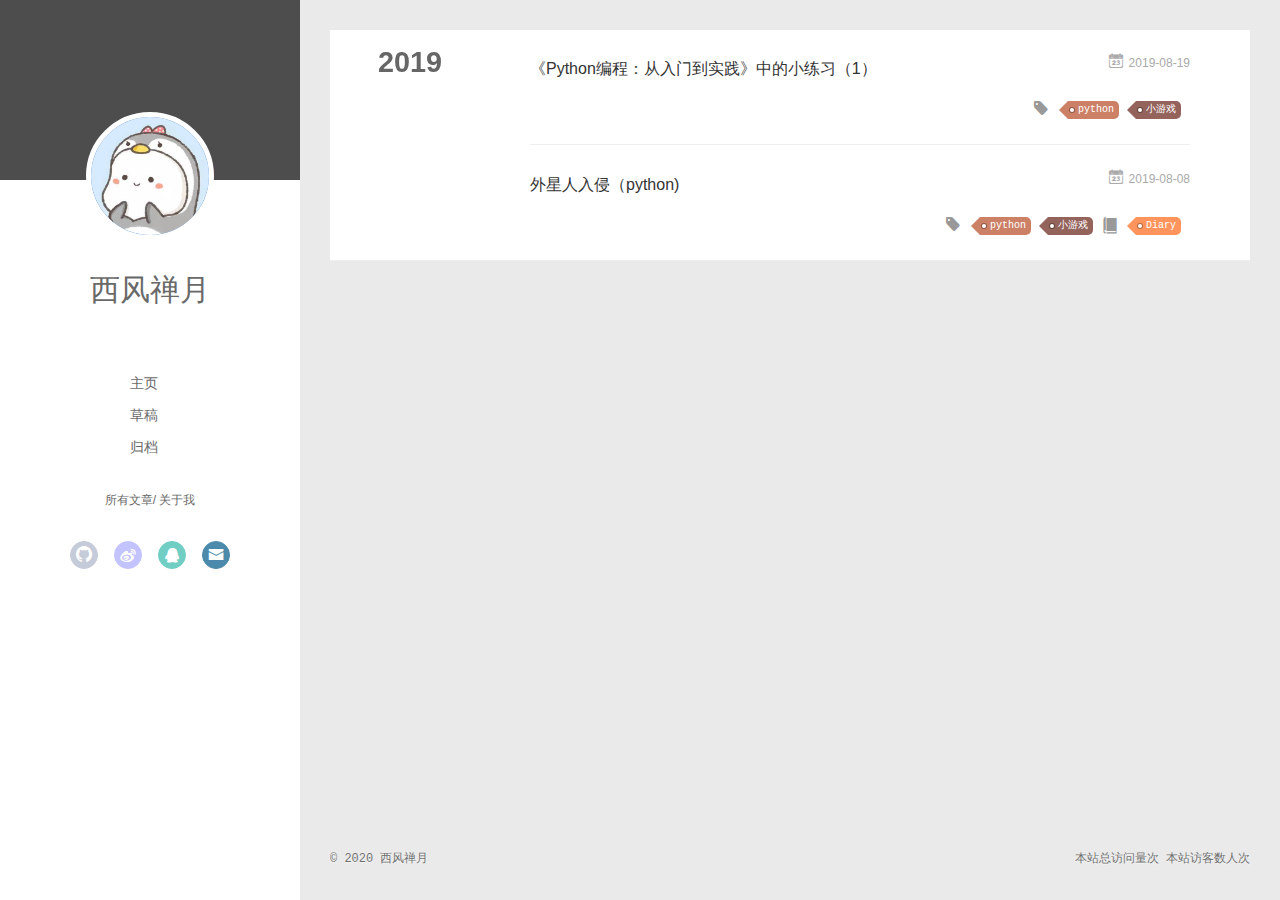
<file: tags/python/index.html>
<!DOCTYPE html>
<html>
<head>
  <meta charset="utf-8">
  
  <meta name="renderer" content="webkit">
  <meta http-equiv="X-UA-Compatible" content="IE=edge" >
  <link rel="dns-prefetch" href="http://yoursite.com">
  <title>Tag: python | Hexo</title>
  <meta name="viewport" content="width=device-width, initial-scale=1, maximum-scale=1">
  <meta property="og:type" content="website">
<meta property="og:title" content="Hexo">
<meta property="og:url" content="http://yoursite.com/tags/python/index.html">
<meta property="og:site_name" content="Hexo">
<meta property="og:locale" content="en_US">
<meta property="article:author" content="西风禅月">
<meta name="twitter:card" content="summary">
  
    <link rel="alternative" href="/atom.xml" title="Hexo" type="application/atom+xml">
  
  
    <link rel="icon" href="/favicon.png">
  
  <link rel="stylesheet" type="text/css" href="/./main.0cf68a.css">
  <style type="text/css">
  
    #container.show {
      background: linear-gradient(200deg,#ccc,#000);
    }
  </style>
  

  

<meta name="generator" content="Hexo 4.2.0"></head>

<body>
  <div id="container" q-class="show:isCtnShow">
    <canvas id="anm-canvas" class="anm-canvas"></canvas>
    <div class="left-col" q-class="show:isShow">
      
<div class="overlay" style="background: #4d4d4d"></div>
<div class="intrude-less">
	<header id="header" class="inner">
		<a href="/" class="profilepic">
			<img src="/img/avater.jpg" class="js-avatar">
		</a>
		<hgroup>
		  <h1 class="header-author"><a href="/">西风禅月</a></h1>
		</hgroup>
		

		<nav class="header-menu">
			<ul>
			
				<li><a href="/">主页</a></li>
	        
				<li><a href="/">草稿</a></li>
	        
				<li><a href="/archives/index.html">归档</a></li>
	        
			</ul>
		</nav>
		<nav class="header-smart-menu">
    		
    			
    			<a q-on="click: openSlider(e, 'innerArchive')" href="javascript:void(0)">所有文章</a>
    			
            
    			
    			<a q-on="click: openSlider(e, 'aboutme')" href="javascript:void(0)">关于我</a>
    			
            
		</nav>
		<nav class="header-nav">
			<div class="social">
				
					<a class="github" target="_blank" href="https://github.com/Lvull/" title="github"><i class="icon-github"></i></a>
		        
					<a class="weibo" target="_blank" href="#" title="weibo"><i class="icon-weibo"></i></a>
		        
					<a class="qq" target="_blank" href="http://wpa.qq.com/msgrd?v=3&uin=1990531059&site=qq&menu=yes" title="qq"><i class="icon-qq"></i></a>
		        
					<a class="mail" target="_blank" href="mailto:13202878608@163.com" title="mail"><i class="icon-mail"></i></a>
		        
			</div>
		</nav>
	</header>		
</div>

    </div>
    <div class="mid-col" q-class="show:isShow,hide:isShow|isFalse">
      
<nav id="mobile-nav">
  	<div class="overlay js-overlay" style="background: #4d4d4d"></div>
	<div class="btnctn js-mobile-btnctn">
  		<div class="slider-trigger list" q-on="click: openSlider(e)"><i class="icon icon-sort"></i></div>
	</div>
	<div class="intrude-less">
		<header id="header" class="inner">
			<div class="profilepic">
				<img src="/img/avater.jpg" class="js-avatar">
			</div>
			<hgroup>
			  <h1 class="header-author js-header-author">西风禅月</h1>
			</hgroup>
			
			
			
				
			
				
			
				
			
			
			
			<nav class="header-nav">
				<div class="social">
					
						<a class="github" target="_blank" href="https://github.com/Lvull/" title="github"><i class="icon-github"></i></a>
			        
						<a class="weibo" target="_blank" href="#" title="weibo"><i class="icon-weibo"></i></a>
			        
						<a class="qq" target="_blank" href="http://wpa.qq.com/msgrd?v=3&uin=1990531059&site=qq&menu=yes" title="qq"><i class="icon-qq"></i></a>
			        
						<a class="mail" target="_blank" href="mailto:13202878608@163.com" title="mail"><i class="icon-mail"></i></a>
			        
				</div>
			</nav>

			<nav class="header-menu js-header-menu">
				<ul style="width: 70%">
				
				
					<li style="width: 33.333333333333336%"><a href="/">主页</a></li>
		        
					<li style="width: 33.333333333333336%"><a href="/">草稿</a></li>
		        
					<li style="width: 33.333333333333336%"><a href="/archives/index.html">归档</a></li>
		        
				</ul>
			</nav>
		</header>				
	</div>
	<div class="mobile-mask" style="display:none" q-show="isShow"></div>
</nav>

      <div id="wrapper" class="body-wrap">
        <div class="menu-l">
          <div class="canvas-wrap">
            <canvas data-colors="#eaeaea" data-sectionHeight="100" data-contentId="js-content" id="myCanvas1" class="anm-canvas"></canvas>
          </div>
          <div id="js-content" class="content-ll">
            
  
  
    
    
      
      
      <section class="archives-wrap">
        <div class="archive-year-wrap">
          <a href="/archives/2019" class="archive-year">2019</a>
        </div>
        <div class="archives">
    
    <article class="archive-article archive-type-post">
  <div class="archive-article-inner">
    <header class="archive-article-header">
      	<div class="article-meta">
	      	<a href="/2019/08/19/%E3%80%8APython%E7%BC%96%E7%A8%8B%EF%BC%9A%E4%BB%8E%E5%85%A5%E9%97%A8%E5%88%B0%E5%AE%9E%E8%B7%B5%E3%80%8B%E4%B8%AD%E7%9A%84%E5%B0%8F%E7%BB%83%E4%B9%A0%EF%BC%881%EF%BC%89/" class="archive-article-date">
  	<time datetime="2019-08-19T03:39:24.000Z" itemprop="datePublished"><i class="icon-calendar icon"></i>2019-08-19</time>
</a>
        </div>
    	 
  
    <h1 itemprop="name">
      <a class="archive-article-title" href="/2019/08/19/%E3%80%8APython%E7%BC%96%E7%A8%8B%EF%BC%9A%E4%BB%8E%E5%85%A5%E9%97%A8%E5%88%B0%E5%AE%9E%E8%B7%B5%E3%80%8B%E4%B8%AD%E7%9A%84%E5%B0%8F%E7%BB%83%E4%B9%A0%EF%BC%881%EF%BC%89/">《Python编程：从入门到实践》中的小练习（1）</a>
    </h1>
  

        <div class="article-info info-on-right">
          
	<div class="article-tag tagcloud">
		<i class="icon-price-tags icon"></i>
		<ul class="article-tag-list">
			 
        		<li class="article-tag-list-item">
        			<a href="javascript:void(0)" class="js-tag article-tag-list-link color2">python</a>
        		</li>
      		 
        		<li class="article-tag-list-item">
        			<a href="javascript:void(0)" class="js-tag article-tag-list-link color4">小游戏</a>
        		</li>
      		
		</ul>
	</div>

          

        </div>
        <div class="clearfix"></div>
    </header>
  </div>
</article>
  
    
    
    <article class="archive-article archive-type-post">
  <div class="archive-article-inner">
    <header class="archive-article-header">
      	<div class="article-meta">
	      	<a href="/2019/08/08/%E5%A4%96%E6%98%9F%E4%BA%BA%E5%85%A5%E4%BE%B5(python)/" class="archive-article-date">
  	<time datetime="2019-08-08T08:17:29.000Z" itemprop="datePublished"><i class="icon-calendar icon"></i>2019-08-08</time>
</a>
        </div>
    	 
  
    <h1 itemprop="name">
      <a class="archive-article-title" href="/2019/08/08/%E5%A4%96%E6%98%9F%E4%BA%BA%E5%85%A5%E4%BE%B5(python)/">外星人入侵（python)</a>
    </h1>
  

        <div class="article-info info-on-right">
          
	<div class="article-tag tagcloud">
		<i class="icon-price-tags icon"></i>
		<ul class="article-tag-list">
			 
        		<li class="article-tag-list-item">
        			<a href="javascript:void(0)" class="js-tag article-tag-list-link color2">python</a>
        		</li>
      		 
        		<li class="article-tag-list-item">
        			<a href="javascript:void(0)" class="js-tag article-tag-list-link color4">小游戏</a>
        		</li>
      		
		</ul>
	</div>

          
	<div class="article-category tagcloud">
		<i class="icon-book icon"></i>
		<ul class="article-tag-list">
			 
        		<li class="article-tag-list-item">
        			<a href="/categories/Diary//" class="article-tag-list-link color1">Diary</a>
        		</li>
      		
		</ul>
	</div>


        </div>
        <div class="clearfix"></div>
    </header>
  </div>
</article>
  
  
    </div></section>
  

    


          </div>
        </div>
      </div>
      <script async src="//busuanzi.ibruce.info/busuanzi/2.3/busuanzi.pure.mini.js"></script>
<footer id="footer">
  <div class="outer">
    <div id="footer-info">
    	<div class="footer-left">
    		&copy; 2020 西风禅月
    	</div>
      	<div class="footer-right">
			  <!-- <a href="http://hexo.io/" target="_blank">Hexo</a>  Theme <a href="https://github.com/litten/hexo-theme-yilia" target="_blank">Yilia</a> by Litten -->
			  <span id="busuanzi_container_site_pv">本站总访问量<span id="busuanzi_value_site_pv"></span>次</span>
			  <span id="busuanzi_container_site_uv">  本站访客数<span id="busuanzi_value_site_uv"></span>人次</span>
      	</div>
    </div>
  </div>
</footer>
    </div>
    
<script>
	var yiliaConfig = {
		mathjax: false,
		isHome: false,
		isPost: false,
		isArchive: false,
		isTag: true,
		isCategory: false,
		open_in_new: false,
		toc_hide_index: true,
		root: "/",
		innerArchive: true,
		showTags: false
	}
</script>

<script>!function(t){function n(e){if(r[e])return r[e].exports;var i=r[e]={exports:{},id:e,loaded:!1};return t[e].call(i.exports,i,i.exports,n),i.loaded=!0,i.exports}var r={};n.m=t,n.c=r,n.p="./",n(0)}([function(t,n,r){r(195),t.exports=r(191)},function(t,n,r){var e=r(3),i=r(52),o=r(27),u=r(28),c=r(53),f="prototype",a=function(t,n,r){var s,l,h,v,p=t&a.F,d=t&a.G,y=t&a.S,g=t&a.P,b=t&a.B,m=d?e:y?e[n]||(e[n]={}):(e[n]||{})[f],x=d?i:i[n]||(i[n]={}),w=x[f]||(x[f]={});d&&(r=n);for(s in r)l=!p&&m&&void 0!==m[s],h=(l?m:r)[s],v=b&&l?c(h,e):g&&"function"==typeof h?c(Function.call,h):h,m&&u(m,s,h,t&a.U),x[s]!=h&&o(x,s,v),g&&w[s]!=h&&(w[s]=h)};e.core=i,a.F=1,a.G=2,a.S=4,a.P=8,a.B=16,a.W=32,a.U=64,a.R=128,t.exports=a},function(t,n,r){var e=r(6);t.exports=function(t){if(!e(t))throw TypeError(t+" is not an object!");return t}},function(t,n){var r=t.exports="undefined"!=typeof window&&window.Math==Math?window:"undefined"!=typeof self&&self.Math==Math?self:Function("return this")();"number"==typeof __g&&(__g=r)},function(t,n){t.exports=function(t){try{return!!t()}catch(t){return!0}}},function(t,n){var r=t.exports="undefined"!=typeof window&&window.Math==Math?window:"undefined"!=typeof self&&self.Math==Math?self:Function("return this")();"number"==typeof __g&&(__g=r)},function(t,n){t.exports=function(t){return"object"==typeof t?null!==t:"function"==typeof t}},function(t,n,r){var e=r(126)("wks"),i=r(76),o=r(3).Symbol,u="function"==typeof o;(t.exports=function(t){return e[t]||(e[t]=u&&o[t]||(u?o:i)("Symbol."+t))}).store=e},function(t,n){var r={}.hasOwnProperty;t.exports=function(t,n){return r.call(t,n)}},function(t,n,r){var e=r(94),i=r(33);t.exports=function(t){return e(i(t))}},function(t,n,r){t.exports=!r(4)(function(){return 7!=Object.defineProperty({},"a",{get:function(){return 7}}).a})},function(t,n,r){var e=r(2),i=r(167),o=r(50),u=Object.defineProperty;n.f=r(10)?Object.defineProperty:function(t,n,r){if(e(t),n=o(n,!0),e(r),i)try{return u(t,n,r)}catch(t){}if("get"in r||"set"in r)throw TypeError("Accessors not supported!");return"value"in r&&(t[n]=r.value),t}},function(t,n,r){t.exports=!r(18)(function(){return 7!=Object.defineProperty({},"a",{get:function(){return 7}}).a})},function(t,n,r){var e=r(14),i=r(22);t.exports=r(12)?function(t,n,r){return e.f(t,n,i(1,r))}:function(t,n,r){return t[n]=r,t}},function(t,n,r){var e=r(20),i=r(58),o=r(42),u=Object.defineProperty;n.f=r(12)?Object.defineProperty:function(t,n,r){if(e(t),n=o(n,!0),e(r),i)try{return u(t,n,r)}catch(t){}if("get"in r||"set"in r)throw TypeError("Accessors not supported!");return"value"in r&&(t[n]=r.value),t}},function(t,n,r){var e=r(40)("wks"),i=r(23),o=r(5).Symbol,u="function"==typeof o;(t.exports=function(t){return e[t]||(e[t]=u&&o[t]||(u?o:i)("Symbol."+t))}).store=e},function(t,n,r){var e=r(67),i=Math.min;t.exports=function(t){return t>0?i(e(t),9007199254740991):0}},function(t,n,r){var e=r(46);t.exports=function(t){return Object(e(t))}},function(t,n){t.exports=function(t){try{return!!t()}catch(t){return!0}}},function(t,n,r){var e=r(63),i=r(34);t.exports=Object.keys||function(t){return e(t,i)}},function(t,n,r){var e=r(21);t.exports=function(t){if(!e(t))throw TypeError(t+" is not an object!");return t}},function(t,n){t.exports=function(t){return"object"==typeof t?null!==t:"function"==typeof t}},function(t,n){t.exports=function(t,n){return{enumerable:!(1&t),configurable:!(2&t),writable:!(4&t),value:n}}},function(t,n){var r=0,e=Math.random();t.exports=function(t){return"Symbol(".concat(void 0===t?"":t,")_",(++r+e).toString(36))}},function(t,n){var r={}.hasOwnProperty;t.exports=function(t,n){return r.call(t,n)}},function(t,n){var r=t.exports={version:"2.4.0"};"number"==typeof __e&&(__e=r)},function(t,n){t.exports=function(t){if("function"!=typeof t)throw TypeError(t+" is not a function!");return t}},function(t,n,r){var e=r(11),i=r(66);t.exports=r(10)?function(t,n,r){return e.f(t,n,i(1,r))}:function(t,n,r){return t[n]=r,t}},function(t,n,r){var e=r(3),i=r(27),o=r(24),u=r(76)("src"),c="toString",f=Function[c],a=(""+f).split(c);r(52).inspectSource=function(t){return f.call(t)},(t.exports=function(t,n,r,c){var f="function"==typeof r;f&&(o(r,"name")||i(r,"name",n)),t[n]!==r&&(f&&(o(r,u)||i(r,u,t[n]?""+t[n]:a.join(String(n)))),t===e?t[n]=r:c?t[n]?t[n]=r:i(t,n,r):(delete t[n],i(t,n,r)))})(Function.prototype,c,function(){return"function"==typeof this&&this[u]||f.call(this)})},function(t,n,r){var e=r(1),i=r(4),o=r(46),u=function(t,n,r,e){var i=String(o(t)),u="<"+n;return""!==r&&(u+=" "+r+'="'+String(e).replace(/"/g,"&quot;")+'"'),u+">"+i+"</"+n+">"};t.exports=function(t,n){var r={};r[t]=n(u),e(e.P+e.F*i(function(){var n=""[t]('"');return n!==n.toLowerCase()||n.split('"').length>3}),"String",r)}},function(t,n,r){var e=r(115),i=r(46);t.exports=function(t){return e(i(t))}},function(t,n,r){var e=r(116),i=r(66),o=r(30),u=r(50),c=r(24),f=r(167),a=Object.getOwnPropertyDescriptor;n.f=r(10)?a:function(t,n){if(t=o(t),n=u(n,!0),f)try{return a(t,n)}catch(t){}if(c(t,n))return i(!e.f.call(t,n),t[n])}},function(t,n,r){var e=r(24),i=r(17),o=r(145)("IE_PROTO"),u=Object.prototype;t.exports=Object.getPrototypeOf||function(t){return t=i(t),e(t,o)?t[o]:"function"==typeof t.constructor&&t instanceof t.constructor?t.constructor.prototype:t instanceof Object?u:null}},function(t,n){t.exports=function(t){if(void 0==t)throw TypeError("Can't call method on  "+t);return t}},function(t,n){t.exports="constructor,hasOwnProperty,isPrototypeOf,propertyIsEnumerable,toLocaleString,toString,valueOf".split(",")},function(t,n){t.exports={}},function(t,n){t.exports=!0},function(t,n){n.f={}.propertyIsEnumerable},function(t,n,r){var e=r(14).f,i=r(8),o=r(15)("toStringTag");t.exports=function(t,n,r){t&&!i(t=r?t:t.prototype,o)&&e(t,o,{configurable:!0,value:n})}},function(t,n,r){var e=r(40)("keys"),i=r(23);t.exports=function(t){return e[t]||(e[t]=i(t))}},function(t,n,r){var e=r(5),i="__core-js_shared__",o=e[i]||(e[i]={});t.exports=function(t){return o[t]||(o[t]={})}},function(t,n){var r=Math.ceil,e=Math.floor;t.exports=function(t){return isNaN(t=+t)?0:(t>0?e:r)(t)}},function(t,n,r){var e=r(21);t.exports=function(t,n){if(!e(t))return t;var r,i;if(n&&"function"==typeof(r=t.toString)&&!e(i=r.call(t)))return i;if("function"==typeof(r=t.valueOf)&&!e(i=r.call(t)))return i;if(!n&&"function"==typeof(r=t.toString)&&!e(i=r.call(t)))return i;throw TypeError("Can't convert object to primitive value")}},function(t,n,r){var e=r(5),i=r(25),o=r(36),u=r(44),c=r(14).f;t.exports=function(t){var n=i.Symbol||(i.Symbol=o?{}:e.Symbol||{});"_"==t.charAt(0)||t in n||c(n,t,{value:u.f(t)})}},function(t,n,r){n.f=r(15)},function(t,n){var r={}.toString;t.exports=function(t){return r.call(t).slice(8,-1)}},function(t,n){t.exports=function(t){if(void 0==t)throw TypeError("Can't call method on  "+t);return t}},function(t,n,r){var e=r(4);t.exports=function(t,n){return!!t&&e(function(){n?t.call(null,function(){},1):t.call(null)})}},function(t,n,r){var e=r(53),i=r(115),o=r(17),u=r(16),c=r(203);t.exports=function(t,n){var r=1==t,f=2==t,a=3==t,s=4==t,l=6==t,h=5==t||l,v=n||c;return function(n,c,p){for(var d,y,g=o(n),b=i(g),m=e(c,p,3),x=u(b.length),w=0,S=r?v(n,x):f?v(n,0):void 0;x>w;w++)if((h||w in b)&&(d=b[w],y=m(d,w,g),t))if(r)S[w]=y;else if(y)switch(t){case 3:return!0;case 5:return d;case 6:return w;case 2:S.push(d)}else if(s)return!1;return l?-1:a||s?s:S}}},function(t,n,r){var e=r(1),i=r(52),o=r(4);t.exports=function(t,n){var r=(i.Object||{})[t]||Object[t],u={};u[t]=n(r),e(e.S+e.F*o(function(){r(1)}),"Object",u)}},function(t,n,r){var e=r(6);t.exports=function(t,n){if(!e(t))return t;var r,i;if(n&&"function"==typeof(r=t.toString)&&!e(i=r.call(t)))return i;if("function"==typeof(r=t.valueOf)&&!e(i=r.call(t)))return i;if(!n&&"function"==typeof(r=t.toString)&&!e(i=r.call(t)))return i;throw TypeError("Can't convert object to primitive value")}},function(t,n,r){var e=r(5),i=r(25),o=r(91),u=r(13),c="prototype",f=function(t,n,r){var a,s,l,h=t&f.F,v=t&f.G,p=t&f.S,d=t&f.P,y=t&f.B,g=t&f.W,b=v?i:i[n]||(i[n]={}),m=b[c],x=v?e:p?e[n]:(e[n]||{})[c];v&&(r=n);for(a in r)(s=!h&&x&&void 0!==x[a])&&a in b||(l=s?x[a]:r[a],b[a]=v&&"function"!=typeof x[a]?r[a]:y&&s?o(l,e):g&&x[a]==l?function(t){var n=function(n,r,e){if(this instanceof t){switch(arguments.length){case 0:return new t;case 1:return new t(n);case 2:return new t(n,r)}return new t(n,r,e)}return t.apply(this,arguments)};return n[c]=t[c],n}(l):d&&"function"==typeof l?o(Function.call,l):l,d&&((b.virtual||(b.virtual={}))[a]=l,t&f.R&&m&&!m[a]&&u(m,a,l)))};f.F=1,f.G=2,f.S=4,f.P=8,f.B=16,f.W=32,f.U=64,f.R=128,t.exports=f},function(t,n){var r=t.exports={version:"2.4.0"};"number"==typeof __e&&(__e=r)},function(t,n,r){var e=r(26);t.exports=function(t,n,r){if(e(t),void 0===n)return t;switch(r){case 1:return function(r){return t.call(n,r)};case 2:return function(r,e){return t.call(n,r,e)};case 3:return function(r,e,i){return t.call(n,r,e,i)}}return function(){return t.apply(n,arguments)}}},function(t,n,r){var e=r(183),i=r(1),o=r(126)("metadata"),u=o.store||(o.store=new(r(186))),c=function(t,n,r){var i=u.get(t);if(!i){if(!r)return;u.set(t,i=new e)}var o=i.get(n);if(!o){if(!r)return;i.set(n,o=new e)}return o},f=function(t,n,r){var e=c(n,r,!1);return void 0!==e&&e.has(t)},a=function(t,n,r){var e=c(n,r,!1);return void 0===e?void 0:e.get(t)},s=function(t,n,r,e){c(r,e,!0).set(t,n)},l=function(t,n){var r=c(t,n,!1),e=[];return r&&r.forEach(function(t,n){e.push(n)}),e},h=function(t){return void 0===t||"symbol"==typeof t?t:String(t)},v=function(t){i(i.S,"Reflect",t)};t.exports={store:u,map:c,has:f,get:a,set:s,keys:l,key:h,exp:v}},function(t,n,r){"use strict";if(r(10)){var e=r(69),i=r(3),o=r(4),u=r(1),c=r(127),f=r(152),a=r(53),s=r(68),l=r(66),h=r(27),v=r(73),p=r(67),d=r(16),y=r(75),g=r(50),b=r(24),m=r(180),x=r(114),w=r(6),S=r(17),_=r(137),O=r(70),E=r(32),P=r(71).f,j=r(154),F=r(76),M=r(7),A=r(48),N=r(117),T=r(146),I=r(155),k=r(80),L=r(123),R=r(74),C=r(130),D=r(160),U=r(11),W=r(31),G=U.f,B=W.f,V=i.RangeError,z=i.TypeError,q=i.Uint8Array,K="ArrayBuffer",J="Shared"+K,Y="BYTES_PER_ELEMENT",H="prototype",$=Array[H],X=f.ArrayBuffer,Q=f.DataView,Z=A(0),tt=A(2),nt=A(3),rt=A(4),et=A(5),it=A(6),ot=N(!0),ut=N(!1),ct=I.values,ft=I.keys,at=I.entries,st=$.lastIndexOf,lt=$.reduce,ht=$.reduceRight,vt=$.join,pt=$.sort,dt=$.slice,yt=$.toString,gt=$.toLocaleString,bt=M("iterator"),mt=M("toStringTag"),xt=F("typed_constructor"),wt=F("def_constructor"),St=c.CONSTR,_t=c.TYPED,Ot=c.VIEW,Et="Wrong length!",Pt=A(1,function(t,n){return Tt(T(t,t[wt]),n)}),jt=o(function(){return 1===new q(new Uint16Array([1]).buffer)[0]}),Ft=!!q&&!!q[H].set&&o(function(){new q(1).set({})}),Mt=function(t,n){if(void 0===t)throw z(Et);var r=+t,e=d(t);if(n&&!m(r,e))throw V(Et);return e},At=function(t,n){var r=p(t);if(r<0||r%n)throw V("Wrong offset!");return r},Nt=function(t){if(w(t)&&_t in t)return t;throw z(t+" is not a typed array!")},Tt=function(t,n){if(!(w(t)&&xt in t))throw z("It is not a typed array constructor!");return new t(n)},It=function(t,n){return kt(T(t,t[wt]),n)},kt=function(t,n){for(var r=0,e=n.length,i=Tt(t,e);e>r;)i[r]=n[r++];return i},Lt=function(t,n,r){G(t,n,{get:function(){return this._d[r]}})},Rt=function(t){var n,r,e,i,o,u,c=S(t),f=arguments.length,s=f>1?arguments[1]:void 0,l=void 0!==s,h=j(c);if(void 0!=h&&!_(h)){for(u=h.call(c),e=[],n=0;!(o=u.next()).done;n++)e.push(o.value);c=e}for(l&&f>2&&(s=a(s,arguments[2],2)),n=0,r=d(c.length),i=Tt(this,r);r>n;n++)i[n]=l?s(c[n],n):c[n];return i},Ct=function(){for(var t=0,n=arguments.length,r=Tt(this,n);n>t;)r[t]=arguments[t++];return r},Dt=!!q&&o(function(){gt.call(new q(1))}),Ut=function(){return gt.apply(Dt?dt.call(Nt(this)):Nt(this),arguments)},Wt={copyWithin:function(t,n){return D.call(Nt(this),t,n,arguments.length>2?arguments[2]:void 0)},every:function(t){return rt(Nt(this),t,arguments.length>1?arguments[1]:void 0)},fill:function(t){return C.apply(Nt(this),arguments)},filter:function(t){return It(this,tt(Nt(this),t,arguments.length>1?arguments[1]:void 0))},find:function(t){return et(Nt(this),t,arguments.length>1?arguments[1]:void 0)},findIndex:function(t){return it(Nt(this),t,arguments.length>1?arguments[1]:void 0)},forEach:function(t){Z(Nt(this),t,arguments.length>1?arguments[1]:void 0)},indexOf:function(t){return ut(Nt(this),t,arguments.length>1?arguments[1]:void 0)},includes:function(t){return ot(Nt(this),t,arguments.length>1?arguments[1]:void 0)},join:function(t){return vt.apply(Nt(this),arguments)},lastIndexOf:function(t){return st.apply(Nt(this),arguments)},map:function(t){return Pt(Nt(this),t,arguments.length>1?arguments[1]:void 0)},reduce:function(t){return lt.apply(Nt(this),arguments)},reduceRight:function(t){return ht.apply(Nt(this),arguments)},reverse:function(){for(var t,n=this,r=Nt(n).length,e=Math.floor(r/2),i=0;i<e;)t=n[i],n[i++]=n[--r],n[r]=t;return n},some:function(t){return nt(Nt(this),t,arguments.length>1?arguments[1]:void 0)},sort:function(t){return pt.call(Nt(this),t)},subarray:function(t,n){var r=Nt(this),e=r.length,i=y(t,e);return new(T(r,r[wt]))(r.buffer,r.byteOffset+i*r.BYTES_PER_ELEMENT,d((void 0===n?e:y(n,e))-i))}},Gt=function(t,n){return It(this,dt.call(Nt(this),t,n))},Bt=function(t){Nt(this);var n=At(arguments[1],1),r=this.length,e=S(t),i=d(e.length),o=0;if(i+n>r)throw V(Et);for(;o<i;)this[n+o]=e[o++]},Vt={entries:function(){return at.call(Nt(this))},keys:function(){return ft.call(Nt(this))},values:function(){return ct.call(Nt(this))}},zt=function(t,n){return w(t)&&t[_t]&&"symbol"!=typeof n&&n in t&&String(+n)==String(n)},qt=function(t,n){return zt(t,n=g(n,!0))?l(2,t[n]):B(t,n)},Kt=function(t,n,r){return!(zt(t,n=g(n,!0))&&w(r)&&b(r,"value"))||b(r,"get")||b(r,"set")||r.configurable||b(r,"writable")&&!r.writable||b(r,"enumerable")&&!r.enumerable?G(t,n,r):(t[n]=r.value,t)};St||(W.f=qt,U.f=Kt),u(u.S+u.F*!St,"Object",{getOwnPropertyDescriptor:qt,defineProperty:Kt}),o(function(){yt.call({})})&&(yt=gt=function(){return vt.call(this)});var Jt=v({},Wt);v(Jt,Vt),h(Jt,bt,Vt.values),v(Jt,{slice:Gt,set:Bt,constructor:function(){},toString:yt,toLocaleString:Ut}),Lt(Jt,"buffer","b"),Lt(Jt,"byteOffset","o"),Lt(Jt,"byteLength","l"),Lt(Jt,"length","e"),G(Jt,mt,{get:function(){return this[_t]}}),t.exports=function(t,n,r,f){f=!!f;var a=t+(f?"Clamped":"")+"Array",l="Uint8Array"!=a,v="get"+t,p="set"+t,y=i[a],g=y||{},b=y&&E(y),m=!y||!c.ABV,S={},_=y&&y[H],j=function(t,r){var e=t._d;return e.v[v](r*n+e.o,jt)},F=function(t,r,e){var i=t._d;f&&(e=(e=Math.round(e))<0?0:e>255?255:255&e),i.v[p](r*n+i.o,e,jt)},M=function(t,n){G(t,n,{get:function(){return j(this,n)},set:function(t){return F(this,n,t)},enumerable:!0})};m?(y=r(function(t,r,e,i){s(t,y,a,"_d");var o,u,c,f,l=0,v=0;if(w(r)){if(!(r instanceof X||(f=x(r))==K||f==J))return _t in r?kt(y,r):Rt.call(y,r);o=r,v=At(e,n);var p=r.byteLength;if(void 0===i){if(p%n)throw V(Et);if((u=p-v)<0)throw V(Et)}else if((u=d(i)*n)+v>p)throw V(Et);c=u/n}else c=Mt(r,!0),u=c*n,o=new X(u);for(h(t,"_d",{b:o,o:v,l:u,e:c,v:new Q(o)});l<c;)M(t,l++)}),_=y[H]=O(Jt),h(_,"constructor",y)):L(function(t){new y(null),new y(t)},!0)||(y=r(function(t,r,e,i){s(t,y,a);var o;return w(r)?r instanceof X||(o=x(r))==K||o==J?void 0!==i?new g(r,At(e,n),i):void 0!==e?new g(r,At(e,n)):new g(r):_t in r?kt(y,r):Rt.call(y,r):new g(Mt(r,l))}),Z(b!==Function.prototype?P(g).concat(P(b)):P(g),function(t){t in y||h(y,t,g[t])}),y[H]=_,e||(_.constructor=y));var A=_[bt],N=!!A&&("values"==A.name||void 0==A.name),T=Vt.values;h(y,xt,!0),h(_,_t,a),h(_,Ot,!0),h(_,wt,y),(f?new y(1)[mt]==a:mt in _)||G(_,mt,{get:function(){return a}}),S[a]=y,u(u.G+u.W+u.F*(y!=g),S),u(u.S,a,{BYTES_PER_ELEMENT:n,from:Rt,of:Ct}),Y in _||h(_,Y,n),u(u.P,a,Wt),R(a),u(u.P+u.F*Ft,a,{set:Bt}),u(u.P+u.F*!N,a,Vt),u(u.P+u.F*(_.toString!=yt),a,{toString:yt}),u(u.P+u.F*o(function(){new y(1).slice()}),a,{slice:Gt}),u(u.P+u.F*(o(function(){return[1,2].toLocaleString()!=new y([1,2]).toLocaleString()})||!o(function(){_.toLocaleString.call([1,2])})),a,{toLocaleString:Ut}),k[a]=N?A:T,e||N||h(_,bt,T)}}else t.exports=function(){}},function(t,n){var r={}.toString;t.exports=function(t){return r.call(t).slice(8,-1)}},function(t,n,r){var e=r(21),i=r(5).document,o=e(i)&&e(i.createElement);t.exports=function(t){return o?i.createElement(t):{}}},function(t,n,r){t.exports=!r(12)&&!r(18)(function(){return 7!=Object.defineProperty(r(57)("div"),"a",{get:function(){return 7}}).a})},function(t,n,r){"use strict";var e=r(36),i=r(51),o=r(64),u=r(13),c=r(8),f=r(35),a=r(96),s=r(38),l=r(103),h=r(15)("iterator"),v=!([].keys&&"next"in[].keys()),p="keys",d="values",y=function(){return this};t.exports=function(t,n,r,g,b,m,x){a(r,n,g);var w,S,_,O=function(t){if(!v&&t in F)return F[t];switch(t){case p:case d:return function(){return new r(this,t)}}return function(){return new r(this,t)}},E=n+" Iterator",P=b==d,j=!1,F=t.prototype,M=F[h]||F["@@iterator"]||b&&F[b],A=M||O(b),N=b?P?O("entries"):A:void 0,T="Array"==n?F.entries||M:M;if(T&&(_=l(T.call(new t)))!==Object.prototype&&(s(_,E,!0),e||c(_,h)||u(_,h,y)),P&&M&&M.name!==d&&(j=!0,A=function(){return M.call(this)}),e&&!x||!v&&!j&&F[h]||u(F,h,A),f[n]=A,f[E]=y,b)if(w={values:P?A:O(d),keys:m?A:O(p),entries:N},x)for(S in w)S in F||o(F,S,w[S]);else i(i.P+i.F*(v||j),n,w);return w}},function(t,n,r){var e=r(20),i=r(100),o=r(34),u=r(39)("IE_PROTO"),c=function(){},f="prototype",a=function(){var t,n=r(57)("iframe"),e=o.length;for(n.style.display="none",r(93).appendChild(n),n.src="javascript:",t=n.contentWindow.document,t.open(),t.write("<script>document.F=Object<\/script>"),t.close(),a=t.F;e--;)delete a[f][o[e]];return a()};t.exports=Object.create||function(t,n){var r;return null!==t?(c[f]=e(t),r=new c,c[f]=null,r[u]=t):r=a(),void 0===n?r:i(r,n)}},function(t,n,r){var e=r(63),i=r(34).concat("length","prototype");n.f=Object.getOwnPropertyNames||function(t){return e(t,i)}},function(t,n){n.f=Object.getOwnPropertySymbols},function(t,n,r){var e=r(8),i=r(9),o=r(90)(!1),u=r(39)("IE_PROTO");t.exports=function(t,n){var r,c=i(t),f=0,a=[];for(r in c)r!=u&&e(c,r)&&a.push(r);for(;n.length>f;)e(c,r=n[f++])&&(~o(a,r)||a.push(r));return a}},function(t,n,r){t.exports=r(13)},function(t,n,r){var e=r(76)("meta"),i=r(6),o=r(24),u=r(11).f,c=0,f=Object.isExtensible||function(){return!0},a=!r(4)(function(){return f(Object.preventExtensions({}))}),s=function(t){u(t,e,{value:{i:"O"+ ++c,w:{}}})},l=function(t,n){if(!i(t))return"symbol"==typeof t?t:("string"==typeof t?"S":"P")+t;if(!o(t,e)){if(!f(t))return"F";if(!n)return"E";s(t)}return t[e].i},h=function(t,n){if(!o(t,e)){if(!f(t))return!0;if(!n)return!1;s(t)}return t[e].w},v=function(t){return a&&p.NEED&&f(t)&&!o(t,e)&&s(t),t},p=t.exports={KEY:e,NEED:!1,fastKey:l,getWeak:h,onFreeze:v}},function(t,n){t.exports=function(t,n){return{enumerable:!(1&t),configurable:!(2&t),writable:!(4&t),value:n}}},function(t,n){var r=Math.ceil,e=Math.floor;t.exports=function(t){return isNaN(t=+t)?0:(t>0?e:r)(t)}},function(t,n){t.exports=function(t,n,r,e){if(!(t instanceof n)||void 0!==e&&e in t)throw TypeError(r+": incorrect invocation!");return t}},function(t,n){t.exports=!1},function(t,n,r){var e=r(2),i=r(173),o=r(133),u=r(145)("IE_PROTO"),c=function(){},f="prototype",a=function(){var t,n=r(132)("iframe"),e=o.length;for(n.style.display="none",r(135).appendChild(n),n.src="javascript:",t=n.contentWindow.document,t.open(),t.write("<script>document.F=Object<\/script>"),t.close(),a=t.F;e--;)delete a[f][o[e]];return a()};t.exports=Object.create||function(t,n){var r;return null!==t?(c[f]=e(t),r=new c,c[f]=null,r[u]=t):r=a(),void 0===n?r:i(r,n)}},function(t,n,r){var e=r(175),i=r(133).concat("length","prototype");n.f=Object.getOwnPropertyNames||function(t){return e(t,i)}},function(t,n,r){var e=r(175),i=r(133);t.exports=Object.keys||function(t){return e(t,i)}},function(t,n,r){var e=r(28);t.exports=function(t,n,r){for(var i in n)e(t,i,n[i],r);return t}},function(t,n,r){"use strict";var e=r(3),i=r(11),o=r(10),u=r(7)("species");t.exports=function(t){var n=e[t];o&&n&&!n[u]&&i.f(n,u,{configurable:!0,get:function(){return this}})}},function(t,n,r){var e=r(67),i=Math.max,o=Math.min;t.exports=function(t,n){return t=e(t),t<0?i(t+n,0):o(t,n)}},function(t,n){var r=0,e=Math.random();t.exports=function(t){return"Symbol(".concat(void 0===t?"":t,")_",(++r+e).toString(36))}},function(t,n,r){var e=r(33);t.exports=function(t){return Object(e(t))}},function(t,n,r){var e=r(7)("unscopables"),i=Array.prototype;void 0==i[e]&&r(27)(i,e,{}),t.exports=function(t){i[e][t]=!0}},function(t,n,r){var e=r(53),i=r(169),o=r(137),u=r(2),c=r(16),f=r(154),a={},s={},n=t.exports=function(t,n,r,l,h){var v,p,d,y,g=h?function(){return t}:f(t),b=e(r,l,n?2:1),m=0;if("function"!=typeof g)throw TypeError(t+" is not iterable!");if(o(g)){for(v=c(t.length);v>m;m++)if((y=n?b(u(p=t[m])[0],p[1]):b(t[m]))===a||y===s)return y}else for(d=g.call(t);!(p=d.next()).done;)if((y=i(d,b,p.value,n))===a||y===s)return y};n.BREAK=a,n.RETURN=s},function(t,n){t.exports={}},function(t,n,r){var e=r(11).f,i=r(24),o=r(7)("toStringTag");t.exports=function(t,n,r){t&&!i(t=r?t:t.prototype,o)&&e(t,o,{configurable:!0,value:n})}},function(t,n,r){var e=r(1),i=r(46),o=r(4),u=r(150),c="["+u+"]",f="​",a=RegExp("^"+c+c+"*"),s=RegExp(c+c+"*$"),l=function(t,n,r){var i={},c=o(function(){return!!u[t]()||f[t]()!=f}),a=i[t]=c?n(h):u[t];r&&(i[r]=a),e(e.P+e.F*c,"String",i)},h=l.trim=function(t,n){return t=String(i(t)),1&n&&(t=t.replace(a,"")),2&n&&(t=t.replace(s,"")),t};t.exports=l},function(t,n,r){t.exports={default:r(86),__esModule:!0}},function(t,n,r){t.exports={default:r(87),__esModule:!0}},function(t,n,r){"use strict";function e(t){return t&&t.__esModule?t:{default:t}}n.__esModule=!0;var i=r(84),o=e(i),u=r(83),c=e(u),f="function"==typeof c.default&&"symbol"==typeof o.default?function(t){return typeof t}:function(t){return t&&"function"==typeof c.default&&t.constructor===c.default&&t!==c.default.prototype?"symbol":typeof t};n.default="function"==typeof c.default&&"symbol"===f(o.default)?function(t){return void 0===t?"undefined":f(t)}:function(t){return t&&"function"==typeof c.default&&t.constructor===c.default&&t!==c.default.prototype?"symbol":void 0===t?"undefined":f(t)}},function(t,n,r){r(110),r(108),r(111),r(112),t.exports=r(25).Symbol},function(t,n,r){r(109),r(113),t.exports=r(44).f("iterator")},function(t,n){t.exports=function(t){if("function"!=typeof t)throw TypeError(t+" is not a function!");return t}},function(t,n){t.exports=function(){}},function(t,n,r){var e=r(9),i=r(106),o=r(105);t.exports=function(t){return function(n,r,u){var c,f=e(n),a=i(f.length),s=o(u,a);if(t&&r!=r){for(;a>s;)if((c=f[s++])!=c)return!0}else for(;a>s;s++)if((t||s in f)&&f[s]===r)return t||s||0;return!t&&-1}}},function(t,n,r){var e=r(88);t.exports=function(t,n,r){if(e(t),void 0===n)return t;switch(r){case 1:return function(r){return t.call(n,r)};case 2:return function(r,e){return t.call(n,r,e)};case 3:return function(r,e,i){return t.call(n,r,e,i)}}return function(){return t.apply(n,arguments)}}},function(t,n,r){var e=r(19),i=r(62),o=r(37);t.exports=function(t){var n=e(t),r=i.f;if(r)for(var u,c=r(t),f=o.f,a=0;c.length>a;)f.call(t,u=c[a++])&&n.push(u);return n}},function(t,n,r){t.exports=r(5).document&&document.documentElement},function(t,n,r){var e=r(56);t.exports=Object("z").propertyIsEnumerable(0)?Object:function(t){return"String"==e(t)?t.split(""):Object(t)}},function(t,n,r){var e=r(56);t.exports=Array.isArray||function(t){return"Array"==e(t)}},function(t,n,r){"use strict";var e=r(60),i=r(22),o=r(38),u={};r(13)(u,r(15)("iterator"),function(){return this}),t.exports=function(t,n,r){t.prototype=e(u,{next:i(1,r)}),o(t,n+" Iterator")}},function(t,n){t.exports=function(t,n){return{value:n,done:!!t}}},function(t,n,r){var e=r(19),i=r(9);t.exports=function(t,n){for(var r,o=i(t),u=e(o),c=u.length,f=0;c>f;)if(o[r=u[f++]]===n)return r}},function(t,n,r){var e=r(23)("meta"),i=r(21),o=r(8),u=r(14).f,c=0,f=Object.isExtensible||function(){return!0},a=!r(18)(function(){return f(Object.preventExtensions({}))}),s=function(t){u(t,e,{value:{i:"O"+ ++c,w:{}}})},l=function(t,n){if(!i(t))return"symbol"==typeof t?t:("string"==typeof t?"S":"P")+t;if(!o(t,e)){if(!f(t))return"F";if(!n)return"E";s(t)}return t[e].i},h=function(t,n){if(!o(t,e)){if(!f(t))return!0;if(!n)return!1;s(t)}return t[e].w},v=function(t){return a&&p.NEED&&f(t)&&!o(t,e)&&s(t),t},p=t.exports={KEY:e,NEED:!1,fastKey:l,getWeak:h,onFreeze:v}},function(t,n,r){var e=r(14),i=r(20),o=r(19);t.exports=r(12)?Object.defineProperties:function(t,n){i(t);for(var r,u=o(n),c=u.length,f=0;c>f;)e.f(t,r=u[f++],n[r]);return t}},function(t,n,r){var e=r(37),i=r(22),o=r(9),u=r(42),c=r(8),f=r(58),a=Object.getOwnPropertyDescriptor;n.f=r(12)?a:function(t,n){if(t=o(t),n=u(n,!0),f)try{return a(t,n)}catch(t){}if(c(t,n))return i(!e.f.call(t,n),t[n])}},function(t,n,r){var e=r(9),i=r(61).f,o={}.toString,u="object"==typeof window&&window&&Object.getOwnPropertyNames?Object.getOwnPropertyNames(window):[],c=function(t){try{return i(t)}catch(t){return u.slice()}};t.exports.f=function(t){return u&&"[object Window]"==o.call(t)?c(t):i(e(t))}},function(t,n,r){var e=r(8),i=r(77),o=r(39)("IE_PROTO"),u=Object.prototype;t.exports=Object.getPrototypeOf||function(t){return t=i(t),e(t,o)?t[o]:"function"==typeof t.constructor&&t instanceof t.constructor?t.constructor.prototype:t instanceof Object?u:null}},function(t,n,r){var e=r(41),i=r(33);t.exports=function(t){return function(n,r){var o,u,c=String(i(n)),f=e(r),a=c.length;return f<0||f>=a?t?"":void 0:(o=c.charCodeAt(f),o<55296||o>56319||f+1===a||(u=c.charCodeAt(f+1))<56320||u>57343?t?c.charAt(f):o:t?c.slice(f,f+2):u-56320+(o-55296<<10)+65536)}}},function(t,n,r){var e=r(41),i=Math.max,o=Math.min;t.exports=function(t,n){return t=e(t),t<0?i(t+n,0):o(t,n)}},function(t,n,r){var e=r(41),i=Math.min;t.exports=function(t){return t>0?i(e(t),9007199254740991):0}},function(t,n,r){"use strict";var e=r(89),i=r(97),o=r(35),u=r(9);t.exports=r(59)(Array,"Array",function(t,n){this._t=u(t),this._i=0,this._k=n},function(){var t=this._t,n=this._k,r=this._i++;return!t||r>=t.length?(this._t=void 0,i(1)):"keys"==n?i(0,r):"values"==n?i(0,t[r]):i(0,[r,t[r]])},"values"),o.Arguments=o.Array,e("keys"),e("values"),e("entries")},function(t,n){},function(t,n,r){"use strict";var e=r(104)(!0);r(59)(String,"String",function(t){this._t=String(t),this._i=0},function(){var t,n=this._t,r=this._i;return r>=n.length?{value:void 0,done:!0}:(t=e(n,r),this._i+=t.length,{value:t,done:!1})})},function(t,n,r){"use strict";var e=r(5),i=r(8),o=r(12),u=r(51),c=r(64),f=r(99).KEY,a=r(18),s=r(40),l=r(38),h=r(23),v=r(15),p=r(44),d=r(43),y=r(98),g=r(92),b=r(95),m=r(20),x=r(9),w=r(42),S=r(22),_=r(60),O=r(102),E=r(101),P=r(14),j=r(19),F=E.f,M=P.f,A=O.f,N=e.Symbol,T=e.JSON,I=T&&T.stringify,k="prototype",L=v("_hidden"),R=v("toPrimitive"),C={}.propertyIsEnumerable,D=s("symbol-registry"),U=s("symbols"),W=s("op-symbols"),G=Object[k],B="function"==typeof N,V=e.QObject,z=!V||!V[k]||!V[k].findChild,q=o&&a(function(){return 7!=_(M({},"a",{get:function(){return M(this,"a",{value:7}).a}})).a})?function(t,n,r){var e=F(G,n);e&&delete G[n],M(t,n,r),e&&t!==G&&M(G,n,e)}:M,K=function(t){var n=U[t]=_(N[k]);return n._k=t,n},J=B&&"symbol"==typeof N.iterator?function(t){return"symbol"==typeof t}:function(t){return t instanceof N},Y=function(t,n,r){return t===G&&Y(W,n,r),m(t),n=w(n,!0),m(r),i(U,n)?(r.enumerable?(i(t,L)&&t[L][n]&&(t[L][n]=!1),r=_(r,{enumerable:S(0,!1)})):(i(t,L)||M(t,L,S(1,{})),t[L][n]=!0),q(t,n,r)):M(t,n,r)},H=function(t,n){m(t);for(var r,e=g(n=x(n)),i=0,o=e.length;o>i;)Y(t,r=e[i++],n[r]);return t},$=function(t,n){return void 0===n?_(t):H(_(t),n)},X=function(t){var n=C.call(this,t=w(t,!0));return!(this===G&&i(U,t)&&!i(W,t))&&(!(n||!i(this,t)||!i(U,t)||i(this,L)&&this[L][t])||n)},Q=function(t,n){if(t=x(t),n=w(n,!0),t!==G||!i(U,n)||i(W,n)){var r=F(t,n);return!r||!i(U,n)||i(t,L)&&t[L][n]||(r.enumerable=!0),r}},Z=function(t){for(var n,r=A(x(t)),e=[],o=0;r.length>o;)i(U,n=r[o++])||n==L||n==f||e.push(n);return e},tt=function(t){for(var n,r=t===G,e=A(r?W:x(t)),o=[],u=0;e.length>u;)!i(U,n=e[u++])||r&&!i(G,n)||o.push(U[n]);return o};B||(N=function(){if(this instanceof N)throw TypeError("Symbol is not a constructor!");var t=h(arguments.length>0?arguments[0]:void 0),n=function(r){this===G&&n.call(W,r),i(this,L)&&i(this[L],t)&&(this[L][t]=!1),q(this,t,S(1,r))};return o&&z&&q(G,t,{configurable:!0,set:n}),K(t)},c(N[k],"toString",function(){return this._k}),E.f=Q,P.f=Y,r(61).f=O.f=Z,r(37).f=X,r(62).f=tt,o&&!r(36)&&c(G,"propertyIsEnumerable",X,!0),p.f=function(t){return K(v(t))}),u(u.G+u.W+u.F*!B,{Symbol:N});for(var nt="hasInstance,isConcatSpreadable,iterator,match,replace,search,species,split,toPrimitive,toStringTag,unscopables".split(","),rt=0;nt.length>rt;)v(nt[rt++]);for(var nt=j(v.store),rt=0;nt.length>rt;)d(nt[rt++]);u(u.S+u.F*!B,"Symbol",{for:function(t){return i(D,t+="")?D[t]:D[t]=N(t)},keyFor:function(t){if(J(t))return y(D,t);throw TypeError(t+" is not a symbol!")},useSetter:function(){z=!0},useSimple:function(){z=!1}}),u(u.S+u.F*!B,"Object",{create:$,defineProperty:Y,defineProperties:H,getOwnPropertyDescriptor:Q,getOwnPropertyNames:Z,getOwnPropertySymbols:tt}),T&&u(u.S+u.F*(!B||a(function(){var t=N();return"[null]"!=I([t])||"{}"!=I({a:t})||"{}"!=I(Object(t))})),"JSON",{stringify:function(t){if(void 0!==t&&!J(t)){for(var n,r,e=[t],i=1;arguments.length>i;)e.push(arguments[i++]);return n=e[1],"function"==typeof n&&(r=n),!r&&b(n)||(n=function(t,n){if(r&&(n=r.call(this,t,n)),!J(n))return n}),e[1]=n,I.apply(T,e)}}}),N[k][R]||r(13)(N[k],R,N[k].valueOf),l(N,"Symbol"),l(Math,"Math",!0),l(e.JSON,"JSON",!0)},function(t,n,r){r(43)("asyncIterator")},function(t,n,r){r(43)("observable")},function(t,n,r){r(107);for(var e=r(5),i=r(13),o=r(35),u=r(15)("toStringTag"),c=["NodeList","DOMTokenList","MediaList","StyleSheetList","CSSRuleList"],f=0;f<5;f++){var a=c[f],s=e[a],l=s&&s.prototype;l&&!l[u]&&i(l,u,a),o[a]=o.Array}},function(t,n,r){var e=r(45),i=r(7)("toStringTag"),o="Arguments"==e(function(){return arguments}()),u=function(t,n){try{return t[n]}catch(t){}};t.exports=function(t){var n,r,c;return void 0===t?"Undefined":null===t?"Null":"string"==typeof(r=u(n=Object(t),i))?r:o?e(n):"Object"==(c=e(n))&&"function"==typeof n.callee?"Arguments":c}},function(t,n,r){var e=r(45);t.exports=Object("z").propertyIsEnumerable(0)?Object:function(t){return"String"==e(t)?t.split(""):Object(t)}},function(t,n){n.f={}.propertyIsEnumerable},function(t,n,r){var e=r(30),i=r(16),o=r(75);t.exports=function(t){return function(n,r,u){var c,f=e(n),a=i(f.length),s=o(u,a);if(t&&r!=r){for(;a>s;)if((c=f[s++])!=c)return!0}else for(;a>s;s++)if((t||s in f)&&f[s]===r)return t||s||0;return!t&&-1}}},function(t,n,r){"use strict";var e=r(3),i=r(1),o=r(28),u=r(73),c=r(65),f=r(79),a=r(68),s=r(6),l=r(4),h=r(123),v=r(81),p=r(136);t.exports=function(t,n,r,d,y,g){var b=e[t],m=b,x=y?"set":"add",w=m&&m.prototype,S={},_=function(t){var n=w[t];o(w,t,"delete"==t?function(t){return!(g&&!s(t))&&n.call(this,0===t?0:t)}:"has"==t?function(t){return!(g&&!s(t))&&n.call(this,0===t?0:t)}:"get"==t?function(t){return g&&!s(t)?void 0:n.call(this,0===t?0:t)}:"add"==t?function(t){return n.call(this,0===t?0:t),this}:function(t,r){return n.call(this,0===t?0:t,r),this})};if("function"==typeof m&&(g||w.forEach&&!l(function(){(new m).entries().next()}))){var O=new m,E=O[x](g?{}:-0,1)!=O,P=l(function(){O.has(1)}),j=h(function(t){new m(t)}),F=!g&&l(function(){for(var t=new m,n=5;n--;)t[x](n,n);return!t.has(-0)});j||(m=n(function(n,r){a(n,m,t);var e=p(new b,n,m);return void 0!=r&&f(r,y,e[x],e),e}),m.prototype=w,w.constructor=m),(P||F)&&(_("delete"),_("has"),y&&_("get")),(F||E)&&_(x),g&&w.clear&&delete w.clear}else m=d.getConstructor(n,t,y,x),u(m.prototype,r),c.NEED=!0;return v(m,t),S[t]=m,i(i.G+i.W+i.F*(m!=b),S),g||d.setStrong(m,t,y),m}},function(t,n,r){"use strict";var e=r(27),i=r(28),o=r(4),u=r(46),c=r(7);t.exports=function(t,n,r){var f=c(t),a=r(u,f,""[t]),s=a[0],l=a[1];o(function(){var n={};return n[f]=function(){return 7},7!=""[t](n)})&&(i(String.prototype,t,s),e(RegExp.prototype,f,2==n?function(t,n){return l.call(t,this,n)}:function(t){return l.call(t,this)}))}
},function(t,n,r){"use strict";var e=r(2);t.exports=function(){var t=e(this),n="";return t.global&&(n+="g"),t.ignoreCase&&(n+="i"),t.multiline&&(n+="m"),t.unicode&&(n+="u"),t.sticky&&(n+="y"),n}},function(t,n){t.exports=function(t,n,r){var e=void 0===r;switch(n.length){case 0:return e?t():t.call(r);case 1:return e?t(n[0]):t.call(r,n[0]);case 2:return e?t(n[0],n[1]):t.call(r,n[0],n[1]);case 3:return e?t(n[0],n[1],n[2]):t.call(r,n[0],n[1],n[2]);case 4:return e?t(n[0],n[1],n[2],n[3]):t.call(r,n[0],n[1],n[2],n[3])}return t.apply(r,n)}},function(t,n,r){var e=r(6),i=r(45),o=r(7)("match");t.exports=function(t){var n;return e(t)&&(void 0!==(n=t[o])?!!n:"RegExp"==i(t))}},function(t,n,r){var e=r(7)("iterator"),i=!1;try{var o=[7][e]();o.return=function(){i=!0},Array.from(o,function(){throw 2})}catch(t){}t.exports=function(t,n){if(!n&&!i)return!1;var r=!1;try{var o=[7],u=o[e]();u.next=function(){return{done:r=!0}},o[e]=function(){return u},t(o)}catch(t){}return r}},function(t,n,r){t.exports=r(69)||!r(4)(function(){var t=Math.random();__defineSetter__.call(null,t,function(){}),delete r(3)[t]})},function(t,n){n.f=Object.getOwnPropertySymbols},function(t,n,r){var e=r(3),i="__core-js_shared__",o=e[i]||(e[i]={});t.exports=function(t){return o[t]||(o[t]={})}},function(t,n,r){for(var e,i=r(3),o=r(27),u=r(76),c=u("typed_array"),f=u("view"),a=!(!i.ArrayBuffer||!i.DataView),s=a,l=0,h="Int8Array,Uint8Array,Uint8ClampedArray,Int16Array,Uint16Array,Int32Array,Uint32Array,Float32Array,Float64Array".split(",");l<9;)(e=i[h[l++]])?(o(e.prototype,c,!0),o(e.prototype,f,!0)):s=!1;t.exports={ABV:a,CONSTR:s,TYPED:c,VIEW:f}},function(t,n){"use strict";var r={versions:function(){var t=window.navigator.userAgent;return{trident:t.indexOf("Trident")>-1,presto:t.indexOf("Presto")>-1,webKit:t.indexOf("AppleWebKit")>-1,gecko:t.indexOf("Gecko")>-1&&-1==t.indexOf("KHTML"),mobile:!!t.match(/AppleWebKit.*Mobile.*/),ios:!!t.match(/\(i[^;]+;( U;)? CPU.+Mac OS X/),android:t.indexOf("Android")>-1||t.indexOf("Linux")>-1,iPhone:t.indexOf("iPhone")>-1||t.indexOf("Mac")>-1,iPad:t.indexOf("iPad")>-1,webApp:-1==t.indexOf("Safari"),weixin:-1==t.indexOf("MicroMessenger")}}()};t.exports=r},function(t,n,r){"use strict";var e=r(85),i=function(t){return t&&t.__esModule?t:{default:t}}(e),o=function(){function t(t,n,e){return n||e?String.fromCharCode(n||e):r[t]||t}function n(t){return e[t]}var r={"&quot;":'"',"&lt;":"<","&gt;":">","&amp;":"&","&nbsp;":" "},e={};for(var u in r)e[r[u]]=u;return r["&apos;"]="'",e["'"]="&#39;",{encode:function(t){return t?(""+t).replace(/['<> "&]/g,n).replace(/\r?\n/g,"<br/>").replace(/\s/g,"&nbsp;"):""},decode:function(n){return n?(""+n).replace(/<br\s*\/?>/gi,"\n").replace(/&quot;|&lt;|&gt;|&amp;|&nbsp;|&apos;|&#(\d+);|&#(\d+)/g,t).replace(/\u00a0/g," "):""},encodeBase16:function(t){if(!t)return t;t+="";for(var n=[],r=0,e=t.length;e>r;r++)n.push(t.charCodeAt(r).toString(16).toUpperCase());return n.join("")},encodeBase16forJSON:function(t){if(!t)return t;t=t.replace(/[\u4E00-\u9FBF]/gi,function(t){return escape(t).replace("%u","\\u")});for(var n=[],r=0,e=t.length;e>r;r++)n.push(t.charCodeAt(r).toString(16).toUpperCase());return n.join("")},decodeBase16:function(t){if(!t)return t;t+="";for(var n=[],r=0,e=t.length;e>r;r+=2)n.push(String.fromCharCode("0x"+t.slice(r,r+2)));return n.join("")},encodeObject:function(t){if(t instanceof Array)for(var n=0,r=t.length;r>n;n++)t[n]=o.encodeObject(t[n]);else if("object"==(void 0===t?"undefined":(0,i.default)(t)))for(var e in t)t[e]=o.encodeObject(t[e]);else if("string"==typeof t)return o.encode(t);return t},loadScript:function(t){var n=document.createElement("script");document.getElementsByTagName("body")[0].appendChild(n),n.setAttribute("src",t)},addLoadEvent:function(t){var n=window.onload;"function"!=typeof window.onload?window.onload=t:window.onload=function(){n(),t()}}}}();t.exports=o},function(t,n,r){"use strict";var e=r(17),i=r(75),o=r(16);t.exports=function(t){for(var n=e(this),r=o(n.length),u=arguments.length,c=i(u>1?arguments[1]:void 0,r),f=u>2?arguments[2]:void 0,a=void 0===f?r:i(f,r);a>c;)n[c++]=t;return n}},function(t,n,r){"use strict";var e=r(11),i=r(66);t.exports=function(t,n,r){n in t?e.f(t,n,i(0,r)):t[n]=r}},function(t,n,r){var e=r(6),i=r(3).document,o=e(i)&&e(i.createElement);t.exports=function(t){return o?i.createElement(t):{}}},function(t,n){t.exports="constructor,hasOwnProperty,isPrototypeOf,propertyIsEnumerable,toLocaleString,toString,valueOf".split(",")},function(t,n,r){var e=r(7)("match");t.exports=function(t){var n=/./;try{"/./"[t](n)}catch(r){try{return n[e]=!1,!"/./"[t](n)}catch(t){}}return!0}},function(t,n,r){t.exports=r(3).document&&document.documentElement},function(t,n,r){var e=r(6),i=r(144).set;t.exports=function(t,n,r){var o,u=n.constructor;return u!==r&&"function"==typeof u&&(o=u.prototype)!==r.prototype&&e(o)&&i&&i(t,o),t}},function(t,n,r){var e=r(80),i=r(7)("iterator"),o=Array.prototype;t.exports=function(t){return void 0!==t&&(e.Array===t||o[i]===t)}},function(t,n,r){var e=r(45);t.exports=Array.isArray||function(t){return"Array"==e(t)}},function(t,n,r){"use strict";var e=r(70),i=r(66),o=r(81),u={};r(27)(u,r(7)("iterator"),function(){return this}),t.exports=function(t,n,r){t.prototype=e(u,{next:i(1,r)}),o(t,n+" Iterator")}},function(t,n,r){"use strict";var e=r(69),i=r(1),o=r(28),u=r(27),c=r(24),f=r(80),a=r(139),s=r(81),l=r(32),h=r(7)("iterator"),v=!([].keys&&"next"in[].keys()),p="keys",d="values",y=function(){return this};t.exports=function(t,n,r,g,b,m,x){a(r,n,g);var w,S,_,O=function(t){if(!v&&t in F)return F[t];switch(t){case p:case d:return function(){return new r(this,t)}}return function(){return new r(this,t)}},E=n+" Iterator",P=b==d,j=!1,F=t.prototype,M=F[h]||F["@@iterator"]||b&&F[b],A=M||O(b),N=b?P?O("entries"):A:void 0,T="Array"==n?F.entries||M:M;if(T&&(_=l(T.call(new t)))!==Object.prototype&&(s(_,E,!0),e||c(_,h)||u(_,h,y)),P&&M&&M.name!==d&&(j=!0,A=function(){return M.call(this)}),e&&!x||!v&&!j&&F[h]||u(F,h,A),f[n]=A,f[E]=y,b)if(w={values:P?A:O(d),keys:m?A:O(p),entries:N},x)for(S in w)S in F||o(F,S,w[S]);else i(i.P+i.F*(v||j),n,w);return w}},function(t,n){var r=Math.expm1;t.exports=!r||r(10)>22025.465794806718||r(10)<22025.465794806718||-2e-17!=r(-2e-17)?function(t){return 0==(t=+t)?t:t>-1e-6&&t<1e-6?t+t*t/2:Math.exp(t)-1}:r},function(t,n){t.exports=Math.sign||function(t){return 0==(t=+t)||t!=t?t:t<0?-1:1}},function(t,n,r){var e=r(3),i=r(151).set,o=e.MutationObserver||e.WebKitMutationObserver,u=e.process,c=e.Promise,f="process"==r(45)(u);t.exports=function(){var t,n,r,a=function(){var e,i;for(f&&(e=u.domain)&&e.exit();t;){i=t.fn,t=t.next;try{i()}catch(e){throw t?r():n=void 0,e}}n=void 0,e&&e.enter()};if(f)r=function(){u.nextTick(a)};else if(o){var s=!0,l=document.createTextNode("");new o(a).observe(l,{characterData:!0}),r=function(){l.data=s=!s}}else if(c&&c.resolve){var h=c.resolve();r=function(){h.then(a)}}else r=function(){i.call(e,a)};return function(e){var i={fn:e,next:void 0};n&&(n.next=i),t||(t=i,r()),n=i}}},function(t,n,r){var e=r(6),i=r(2),o=function(t,n){if(i(t),!e(n)&&null!==n)throw TypeError(n+": can't set as prototype!")};t.exports={set:Object.setPrototypeOf||("__proto__"in{}?function(t,n,e){try{e=r(53)(Function.call,r(31).f(Object.prototype,"__proto__").set,2),e(t,[]),n=!(t instanceof Array)}catch(t){n=!0}return function(t,r){return o(t,r),n?t.__proto__=r:e(t,r),t}}({},!1):void 0),check:o}},function(t,n,r){var e=r(126)("keys"),i=r(76);t.exports=function(t){return e[t]||(e[t]=i(t))}},function(t,n,r){var e=r(2),i=r(26),o=r(7)("species");t.exports=function(t,n){var r,u=e(t).constructor;return void 0===u||void 0==(r=e(u)[o])?n:i(r)}},function(t,n,r){var e=r(67),i=r(46);t.exports=function(t){return function(n,r){var o,u,c=String(i(n)),f=e(r),a=c.length;return f<0||f>=a?t?"":void 0:(o=c.charCodeAt(f),o<55296||o>56319||f+1===a||(u=c.charCodeAt(f+1))<56320||u>57343?t?c.charAt(f):o:t?c.slice(f,f+2):u-56320+(o-55296<<10)+65536)}}},function(t,n,r){var e=r(122),i=r(46);t.exports=function(t,n,r){if(e(n))throw TypeError("String#"+r+" doesn't accept regex!");return String(i(t))}},function(t,n,r){"use strict";var e=r(67),i=r(46);t.exports=function(t){var n=String(i(this)),r="",o=e(t);if(o<0||o==1/0)throw RangeError("Count can't be negative");for(;o>0;(o>>>=1)&&(n+=n))1&o&&(r+=n);return r}},function(t,n){t.exports="\t\n\v\f\r   ᠎             　\u2028\u2029\ufeff"},function(t,n,r){var e,i,o,u=r(53),c=r(121),f=r(135),a=r(132),s=r(3),l=s.process,h=s.setImmediate,v=s.clearImmediate,p=s.MessageChannel,d=0,y={},g="onreadystatechange",b=function(){var t=+this;if(y.hasOwnProperty(t)){var n=y[t];delete y[t],n()}},m=function(t){b.call(t.data)};h&&v||(h=function(t){for(var n=[],r=1;arguments.length>r;)n.push(arguments[r++]);return y[++d]=function(){c("function"==typeof t?t:Function(t),n)},e(d),d},v=function(t){delete y[t]},"process"==r(45)(l)?e=function(t){l.nextTick(u(b,t,1))}:p?(i=new p,o=i.port2,i.port1.onmessage=m,e=u(o.postMessage,o,1)):s.addEventListener&&"function"==typeof postMessage&&!s.importScripts?(e=function(t){s.postMessage(t+"","*")},s.addEventListener("message",m,!1)):e=g in a("script")?function(t){f.appendChild(a("script"))[g]=function(){f.removeChild(this),b.call(t)}}:function(t){setTimeout(u(b,t,1),0)}),t.exports={set:h,clear:v}},function(t,n,r){"use strict";var e=r(3),i=r(10),o=r(69),u=r(127),c=r(27),f=r(73),a=r(4),s=r(68),l=r(67),h=r(16),v=r(71).f,p=r(11).f,d=r(130),y=r(81),g="ArrayBuffer",b="DataView",m="prototype",x="Wrong length!",w="Wrong index!",S=e[g],_=e[b],O=e.Math,E=e.RangeError,P=e.Infinity,j=S,F=O.abs,M=O.pow,A=O.floor,N=O.log,T=O.LN2,I="buffer",k="byteLength",L="byteOffset",R=i?"_b":I,C=i?"_l":k,D=i?"_o":L,U=function(t,n,r){var e,i,o,u=Array(r),c=8*r-n-1,f=(1<<c)-1,a=f>>1,s=23===n?M(2,-24)-M(2,-77):0,l=0,h=t<0||0===t&&1/t<0?1:0;for(t=F(t),t!=t||t===P?(i=t!=t?1:0,e=f):(e=A(N(t)/T),t*(o=M(2,-e))<1&&(e--,o*=2),t+=e+a>=1?s/o:s*M(2,1-a),t*o>=2&&(e++,o/=2),e+a>=f?(i=0,e=f):e+a>=1?(i=(t*o-1)*M(2,n),e+=a):(i=t*M(2,a-1)*M(2,n),e=0));n>=8;u[l++]=255&i,i/=256,n-=8);for(e=e<<n|i,c+=n;c>0;u[l++]=255&e,e/=256,c-=8);return u[--l]|=128*h,u},W=function(t,n,r){var e,i=8*r-n-1,o=(1<<i)-1,u=o>>1,c=i-7,f=r-1,a=t[f--],s=127&a;for(a>>=7;c>0;s=256*s+t[f],f--,c-=8);for(e=s&(1<<-c)-1,s>>=-c,c+=n;c>0;e=256*e+t[f],f--,c-=8);if(0===s)s=1-u;else{if(s===o)return e?NaN:a?-P:P;e+=M(2,n),s-=u}return(a?-1:1)*e*M(2,s-n)},G=function(t){return t[3]<<24|t[2]<<16|t[1]<<8|t[0]},B=function(t){return[255&t]},V=function(t){return[255&t,t>>8&255]},z=function(t){return[255&t,t>>8&255,t>>16&255,t>>24&255]},q=function(t){return U(t,52,8)},K=function(t){return U(t,23,4)},J=function(t,n,r){p(t[m],n,{get:function(){return this[r]}})},Y=function(t,n,r,e){var i=+r,o=l(i);if(i!=o||o<0||o+n>t[C])throw E(w);var u=t[R]._b,c=o+t[D],f=u.slice(c,c+n);return e?f:f.reverse()},H=function(t,n,r,e,i,o){var u=+r,c=l(u);if(u!=c||c<0||c+n>t[C])throw E(w);for(var f=t[R]._b,a=c+t[D],s=e(+i),h=0;h<n;h++)f[a+h]=s[o?h:n-h-1]},$=function(t,n){s(t,S,g);var r=+n,e=h(r);if(r!=e)throw E(x);return e};if(u.ABV){if(!a(function(){new S})||!a(function(){new S(.5)})){S=function(t){return new j($(this,t))};for(var X,Q=S[m]=j[m],Z=v(j),tt=0;Z.length>tt;)(X=Z[tt++])in S||c(S,X,j[X]);o||(Q.constructor=S)}var nt=new _(new S(2)),rt=_[m].setInt8;nt.setInt8(0,2147483648),nt.setInt8(1,2147483649),!nt.getInt8(0)&&nt.getInt8(1)||f(_[m],{setInt8:function(t,n){rt.call(this,t,n<<24>>24)},setUint8:function(t,n){rt.call(this,t,n<<24>>24)}},!0)}else S=function(t){var n=$(this,t);this._b=d.call(Array(n),0),this[C]=n},_=function(t,n,r){s(this,_,b),s(t,S,b);var e=t[C],i=l(n);if(i<0||i>e)throw E("Wrong offset!");if(r=void 0===r?e-i:h(r),i+r>e)throw E(x);this[R]=t,this[D]=i,this[C]=r},i&&(J(S,k,"_l"),J(_,I,"_b"),J(_,k,"_l"),J(_,L,"_o")),f(_[m],{getInt8:function(t){return Y(this,1,t)[0]<<24>>24},getUint8:function(t){return Y(this,1,t)[0]},getInt16:function(t){var n=Y(this,2,t,arguments[1]);return(n[1]<<8|n[0])<<16>>16},getUint16:function(t){var n=Y(this,2,t,arguments[1]);return n[1]<<8|n[0]},getInt32:function(t){return G(Y(this,4,t,arguments[1]))},getUint32:function(t){return G(Y(this,4,t,arguments[1]))>>>0},getFloat32:function(t){return W(Y(this,4,t,arguments[1]),23,4)},getFloat64:function(t){return W(Y(this,8,t,arguments[1]),52,8)},setInt8:function(t,n){H(this,1,t,B,n)},setUint8:function(t,n){H(this,1,t,B,n)},setInt16:function(t,n){H(this,2,t,V,n,arguments[2])},setUint16:function(t,n){H(this,2,t,V,n,arguments[2])},setInt32:function(t,n){H(this,4,t,z,n,arguments[2])},setUint32:function(t,n){H(this,4,t,z,n,arguments[2])},setFloat32:function(t,n){H(this,4,t,K,n,arguments[2])},setFloat64:function(t,n){H(this,8,t,q,n,arguments[2])}});y(S,g),y(_,b),c(_[m],u.VIEW,!0),n[g]=S,n[b]=_},function(t,n,r){var e=r(3),i=r(52),o=r(69),u=r(182),c=r(11).f;t.exports=function(t){var n=i.Symbol||(i.Symbol=o?{}:e.Symbol||{});"_"==t.charAt(0)||t in n||c(n,t,{value:u.f(t)})}},function(t,n,r){var e=r(114),i=r(7)("iterator"),o=r(80);t.exports=r(52).getIteratorMethod=function(t){if(void 0!=t)return t[i]||t["@@iterator"]||o[e(t)]}},function(t,n,r){"use strict";var e=r(78),i=r(170),o=r(80),u=r(30);t.exports=r(140)(Array,"Array",function(t,n){this._t=u(t),this._i=0,this._k=n},function(){var t=this._t,n=this._k,r=this._i++;return!t||r>=t.length?(this._t=void 0,i(1)):"keys"==n?i(0,r):"values"==n?i(0,t[r]):i(0,[r,t[r]])},"values"),o.Arguments=o.Array,e("keys"),e("values"),e("entries")},function(t,n){function r(t,n){t.classList?t.classList.add(n):t.className+=" "+n}t.exports=r},function(t,n){function r(t,n){if(t.classList)t.classList.remove(n);else{var r=new RegExp("(^|\\b)"+n.split(" ").join("|")+"(\\b|$)","gi");t.className=t.className.replace(r," ")}}t.exports=r},function(t,n){function r(){throw new Error("setTimeout has not been defined")}function e(){throw new Error("clearTimeout has not been defined")}function i(t){if(s===setTimeout)return setTimeout(t,0);if((s===r||!s)&&setTimeout)return s=setTimeout,setTimeout(t,0);try{return s(t,0)}catch(n){try{return s.call(null,t,0)}catch(n){return s.call(this,t,0)}}}function o(t){if(l===clearTimeout)return clearTimeout(t);if((l===e||!l)&&clearTimeout)return l=clearTimeout,clearTimeout(t);try{return l(t)}catch(n){try{return l.call(null,t)}catch(n){return l.call(this,t)}}}function u(){d&&v&&(d=!1,v.length?p=v.concat(p):y=-1,p.length&&c())}function c(){if(!d){var t=i(u);d=!0;for(var n=p.length;n;){for(v=p,p=[];++y<n;)v&&v[y].run();y=-1,n=p.length}v=null,d=!1,o(t)}}function f(t,n){this.fun=t,this.array=n}function a(){}var s,l,h=t.exports={};!function(){try{s="function"==typeof setTimeout?setTimeout:r}catch(t){s=r}try{l="function"==typeof clearTimeout?clearTimeout:e}catch(t){l=e}}();var v,p=[],d=!1,y=-1;h.nextTick=function(t){var n=new Array(arguments.length-1);if(arguments.length>1)for(var r=1;r<arguments.length;r++)n[r-1]=arguments[r];p.push(new f(t,n)),1!==p.length||d||i(c)},f.prototype.run=function(){this.fun.apply(null,this.array)},h.title="browser",h.browser=!0,h.env={},h.argv=[],h.version="",h.versions={},h.on=a,h.addListener=a,h.once=a,h.off=a,h.removeListener=a,h.removeAllListeners=a,h.emit=a,h.prependListener=a,h.prependOnceListener=a,h.listeners=function(t){return[]},h.binding=function(t){throw new Error("process.binding is not supported")},h.cwd=function(){return"/"},h.chdir=function(t){throw new Error("process.chdir is not supported")},h.umask=function(){return 0}},function(t,n,r){var e=r(45);t.exports=function(t,n){if("number"!=typeof t&&"Number"!=e(t))throw TypeError(n);return+t}},function(t,n,r){"use strict";var e=r(17),i=r(75),o=r(16);t.exports=[].copyWithin||function(t,n){var r=e(this),u=o(r.length),c=i(t,u),f=i(n,u),a=arguments.length>2?arguments[2]:void 0,s=Math.min((void 0===a?u:i(a,u))-f,u-c),l=1;for(f<c&&c<f+s&&(l=-1,f+=s-1,c+=s-1);s-- >0;)f in r?r[c]=r[f]:delete r[c],c+=l,f+=l;return r}},function(t,n,r){var e=r(79);t.exports=function(t,n){var r=[];return e(t,!1,r.push,r,n),r}},function(t,n,r){var e=r(26),i=r(17),o=r(115),u=r(16);t.exports=function(t,n,r,c,f){e(n);var a=i(t),s=o(a),l=u(a.length),h=f?l-1:0,v=f?-1:1;if(r<2)for(;;){if(h in s){c=s[h],h+=v;break}if(h+=v,f?h<0:l<=h)throw TypeError("Reduce of empty array with no initial value")}for(;f?h>=0:l>h;h+=v)h in s&&(c=n(c,s[h],h,a));return c}},function(t,n,r){"use strict";var e=r(26),i=r(6),o=r(121),u=[].slice,c={},f=function(t,n,r){if(!(n in c)){for(var e=[],i=0;i<n;i++)e[i]="a["+i+"]";c[n]=Function("F,a","return new F("+e.join(",")+")")}return c[n](t,r)};t.exports=Function.bind||function(t){var n=e(this),r=u.call(arguments,1),c=function(){var e=r.concat(u.call(arguments));return this instanceof c?f(n,e.length,e):o(n,e,t)};return i(n.prototype)&&(c.prototype=n.prototype),c}},function(t,n,r){"use strict";var e=r(11).f,i=r(70),o=r(73),u=r(53),c=r(68),f=r(46),a=r(79),s=r(140),l=r(170),h=r(74),v=r(10),p=r(65).fastKey,d=v?"_s":"size",y=function(t,n){var r,e=p(n);if("F"!==e)return t._i[e];for(r=t._f;r;r=r.n)if(r.k==n)return r};t.exports={getConstructor:function(t,n,r,s){var l=t(function(t,e){c(t,l,n,"_i"),t._i=i(null),t._f=void 0,t._l=void 0,t[d]=0,void 0!=e&&a(e,r,t[s],t)});return o(l.prototype,{clear:function(){for(var t=this,n=t._i,r=t._f;r;r=r.n)r.r=!0,r.p&&(r.p=r.p.n=void 0),delete n[r.i];t._f=t._l=void 0,t[d]=0},delete:function(t){var n=this,r=y(n,t);if(r){var e=r.n,i=r.p;delete n._i[r.i],r.r=!0,i&&(i.n=e),e&&(e.p=i),n._f==r&&(n._f=e),n._l==r&&(n._l=i),n[d]--}return!!r},forEach:function(t){c(this,l,"forEach");for(var n,r=u(t,arguments.length>1?arguments[1]:void 0,3);n=n?n.n:this._f;)for(r(n.v,n.k,this);n&&n.r;)n=n.p},has:function(t){return!!y(this,t)}}),v&&e(l.prototype,"size",{get:function(){return f(this[d])}}),l},def:function(t,n,r){var e,i,o=y(t,n);return o?o.v=r:(t._l=o={i:i=p(n,!0),k:n,v:r,p:e=t._l,n:void 0,r:!1},t._f||(t._f=o),e&&(e.n=o),t[d]++,"F"!==i&&(t._i[i]=o)),t},getEntry:y,setStrong:function(t,n,r){s(t,n,function(t,n){this._t=t,this._k=n,this._l=void 0},function(){for(var t=this,n=t._k,r=t._l;r&&r.r;)r=r.p;return t._t&&(t._l=r=r?r.n:t._t._f)?"keys"==n?l(0,r.k):"values"==n?l(0,r.v):l(0,[r.k,r.v]):(t._t=void 0,l(1))},r?"entries":"values",!r,!0),h(n)}}},function(t,n,r){var e=r(114),i=r(161);t.exports=function(t){return function(){if(e(this)!=t)throw TypeError(t+"#toJSON isn't generic");return i(this)}}},function(t,n,r){"use strict";var e=r(73),i=r(65).getWeak,o=r(2),u=r(6),c=r(68),f=r(79),a=r(48),s=r(24),l=a(5),h=a(6),v=0,p=function(t){return t._l||(t._l=new d)},d=function(){this.a=[]},y=function(t,n){return l(t.a,function(t){return t[0]===n})};d.prototype={get:function(t){var n=y(this,t);if(n)return n[1]},has:function(t){return!!y(this,t)},set:function(t,n){var r=y(this,t);r?r[1]=n:this.a.push([t,n])},delete:function(t){var n=h(this.a,function(n){return n[0]===t});return~n&&this.a.splice(n,1),!!~n}},t.exports={getConstructor:function(t,n,r,o){var a=t(function(t,e){c(t,a,n,"_i"),t._i=v++,t._l=void 0,void 0!=e&&f(e,r,t[o],t)});return e(a.prototype,{delete:function(t){if(!u(t))return!1;var n=i(t);return!0===n?p(this).delete(t):n&&s(n,this._i)&&delete n[this._i]},has:function(t){if(!u(t))return!1;var n=i(t);return!0===n?p(this).has(t):n&&s(n,this._i)}}),a},def:function(t,n,r){var e=i(o(n),!0);return!0===e?p(t).set(n,r):e[t._i]=r,t},ufstore:p}},function(t,n,r){t.exports=!r(10)&&!r(4)(function(){return 7!=Object.defineProperty(r(132)("div"),"a",{get:function(){return 7}}).a})},function(t,n,r){var e=r(6),i=Math.floor;t.exports=function(t){return!e(t)&&isFinite(t)&&i(t)===t}},function(t,n,r){var e=r(2);t.exports=function(t,n,r,i){try{return i?n(e(r)[0],r[1]):n(r)}catch(n){var o=t.return;throw void 0!==o&&e(o.call(t)),n}}},function(t,n){t.exports=function(t,n){return{value:n,done:!!t}}},function(t,n){t.exports=Math.log1p||function(t){return(t=+t)>-1e-8&&t<1e-8?t-t*t/2:Math.log(1+t)}},function(t,n,r){"use strict";var e=r(72),i=r(125),o=r(116),u=r(17),c=r(115),f=Object.assign;t.exports=!f||r(4)(function(){var t={},n={},r=Symbol(),e="abcdefghijklmnopqrst";return t[r]=7,e.split("").forEach(function(t){n[t]=t}),7!=f({},t)[r]||Object.keys(f({},n)).join("")!=e})?function(t,n){for(var r=u(t),f=arguments.length,a=1,s=i.f,l=o.f;f>a;)for(var h,v=c(arguments[a++]),p=s?e(v).concat(s(v)):e(v),d=p.length,y=0;d>y;)l.call(v,h=p[y++])&&(r[h]=v[h]);return r}:f},function(t,n,r){var e=r(11),i=r(2),o=r(72);t.exports=r(10)?Object.defineProperties:function(t,n){i(t);for(var r,u=o(n),c=u.length,f=0;c>f;)e.f(t,r=u[f++],n[r]);return t}},function(t,n,r){var e=r(30),i=r(71).f,o={}.toString,u="object"==typeof window&&window&&Object.getOwnPropertyNames?Object.getOwnPropertyNames(window):[],c=function(t){try{return i(t)}catch(t){return u.slice()}};t.exports.f=function(t){return u&&"[object Window]"==o.call(t)?c(t):i(e(t))}},function(t,n,r){var e=r(24),i=r(30),o=r(117)(!1),u=r(145)("IE_PROTO");t.exports=function(t,n){var r,c=i(t),f=0,a=[];for(r in c)r!=u&&e(c,r)&&a.push(r);for(;n.length>f;)e(c,r=n[f++])&&(~o(a,r)||a.push(r));return a}},function(t,n,r){var e=r(72),i=r(30),o=r(116).f;t.exports=function(t){return function(n){for(var r,u=i(n),c=e(u),f=c.length,a=0,s=[];f>a;)o.call(u,r=c[a++])&&s.push(t?[r,u[r]]:u[r]);return s}}},function(t,n,r){var e=r(71),i=r(125),o=r(2),u=r(3).Reflect;t.exports=u&&u.ownKeys||function(t){var n=e.f(o(t)),r=i.f;return r?n.concat(r(t)):n}},function(t,n,r){var e=r(3).parseFloat,i=r(82).trim;t.exports=1/e(r(150)+"-0")!=-1/0?function(t){var n=i(String(t),3),r=e(n);return 0===r&&"-"==n.charAt(0)?-0:r}:e},function(t,n,r){var e=r(3).parseInt,i=r(82).trim,o=r(150),u=/^[\-+]?0[xX]/;t.exports=8!==e(o+"08")||22!==e(o+"0x16")?function(t,n){var r=i(String(t),3);return e(r,n>>>0||(u.test(r)?16:10))}:e},function(t,n){t.exports=Object.is||function(t,n){return t===n?0!==t||1/t==1/n:t!=t&&n!=n}},function(t,n,r){var e=r(16),i=r(149),o=r(46);t.exports=function(t,n,r,u){var c=String(o(t)),f=c.length,a=void 0===r?" ":String(r),s=e(n);if(s<=f||""==a)return c;var l=s-f,h=i.call(a,Math.ceil(l/a.length));return h.length>l&&(h=h.slice(0,l)),u?h+c:c+h}},function(t,n,r){n.f=r(7)},function(t,n,r){"use strict";var e=r(164);t.exports=r(118)("Map",function(t){return function(){return t(this,arguments.length>0?arguments[0]:void 0)}},{get:function(t){var n=e.getEntry(this,t);return n&&n.v},set:function(t,n){return e.def(this,0===t?0:t,n)}},e,!0)},function(t,n,r){r(10)&&"g"!=/./g.flags&&r(11).f(RegExp.prototype,"flags",{configurable:!0,get:r(120)})},function(t,n,r){"use strict";var e=r(164);t.exports=r(118)("Set",function(t){return function(){return t(this,arguments.length>0?arguments[0]:void 0)}},{add:function(t){return e.def(this,t=0===t?0:t,t)}},e)},function(t,n,r){"use strict";var e,i=r(48)(0),o=r(28),u=r(65),c=r(172),f=r(166),a=r(6),s=u.getWeak,l=Object.isExtensible,h=f.ufstore,v={},p=function(t){return function(){return t(this,arguments.length>0?arguments[0]:void 0)}},d={get:function(t){if(a(t)){var n=s(t);return!0===n?h(this).get(t):n?n[this._i]:void 0}},set:function(t,n){return f.def(this,t,n)}},y=t.exports=r(118)("WeakMap",p,d,f,!0,!0);7!=(new y).set((Object.freeze||Object)(v),7).get(v)&&(e=f.getConstructor(p),c(e.prototype,d),u.NEED=!0,i(["delete","has","get","set"],function(t){var n=y.prototype,r=n[t];o(n,t,function(n,i){if(a(n)&&!l(n)){this._f||(this._f=new e);var o=this._f[t](n,i);return"set"==t?this:o}return r.call(this,n,i)})}))},,,,function(t,n){"use strict";function r(){var t=document.querySelector("#page-nav");if(t&&!document.querySelector("#page-nav .extend.prev")&&(t.innerHTML='<a class="extend prev disabled" rel="prev">&laquo; Prev</a>'+t.innerHTML),t&&!document.querySelector("#page-nav .extend.next")&&(t.innerHTML=t.innerHTML+'<a class="extend next disabled" rel="next">Next &raquo;</a>'),yiliaConfig&&yiliaConfig.open_in_new){document.querySelectorAll(".article-entry a:not(.article-more-a)").forEach(function(t){var n=t.getAttribute("target");n&&""!==n||t.setAttribute("target","_blank")})}if(yiliaConfig&&yiliaConfig.toc_hide_index){document.querySelectorAll(".toc-number").forEach(function(t){t.style.display="none"})}var n=document.querySelector("#js-aboutme");n&&0!==n.length&&(n.innerHTML=n.innerText)}t.exports={init:r}},function(t,n,r){"use strict";function e(t){return t&&t.__esModule?t:{default:t}}function i(t,n){var r=/\/|index.html/g;return t.replace(r,"")===n.replace(r,"")}function o(){for(var t=document.querySelectorAll(".js-header-menu li a"),n=window.location.pathname,r=0,e=t.length;r<e;r++){var o=t[r];i(n,o.getAttribute("href"))&&(0,h.default)(o,"active")}}function u(t){for(var n=t.offsetLeft,r=t.offsetParent;null!==r;)n+=r.offsetLeft,r=r.offsetParent;return n}function c(t){for(var n=t.offsetTop,r=t.offsetParent;null!==r;)n+=r.offsetTop,r=r.offsetParent;return n}function f(t,n,r,e,i){var o=u(t),f=c(t)-n;if(f-r<=i){var a=t.$newDom;a||(a=t.cloneNode(!0),(0,d.default)(t,a),t.$newDom=a,a.style.position="fixed",a.style.top=(r||f)+"px",a.style.left=o+"px",a.style.zIndex=e||2,a.style.width="100%",a.style.color="#fff"),a.style.visibility="visible",t.style.visibility="hidden"}else{t.style.visibility="visible";var s=t.$newDom;s&&(s.style.visibility="hidden")}}function a(){var t=document.querySelector(".js-overlay"),n=document.querySelector(".js-header-menu");f(t,document.body.scrollTop,-63,2,0),f(n,document.body.scrollTop,1,3,0)}function s(){document.querySelector("#container").addEventListener("scroll",function(t){a()}),window.addEventListener("scroll",function(t){a()}),a()}var l=r(156),h=e(l),v=r(157),p=(e(v),r(382)),d=e(p),y=r(128),g=e(y),b=r(190),m=e(b),x=r(129);(function(){g.default.versions.mobile&&window.screen.width<800&&(o(),s())})(),(0,x.addLoadEvent)(function(){m.default.init()}),t.exports={}},,,,function(t,n,r){(function(t){"use strict";function n(t,n,r){t[n]||Object[e](t,n,{writable:!0,configurable:!0,value:r})}if(r(381),r(391),r(198),t._babelPolyfill)throw new Error("only one instance of babel-polyfill is allowed");t._babelPolyfill=!0;var e="defineProperty";n(String.prototype,"padLeft","".padStart),n(String.prototype,"padRight","".padEnd),"pop,reverse,shift,keys,values,entries,indexOf,every,some,forEach,map,filter,find,findIndex,includes,join,slice,concat,push,splice,unshift,sort,lastIndexOf,reduce,reduceRight,copyWithin,fill".split(",").forEach(function(t){[][t]&&n(Array,t,Function.call.bind([][t]))})}).call(n,function(){return this}())},,,function(t,n,r){r(210),t.exports=r(52).RegExp.escape},,,,function(t,n,r){var e=r(6),i=r(138),o=r(7)("species");t.exports=function(t){var n;return i(t)&&(n=t.constructor,"function"!=typeof n||n!==Array&&!i(n.prototype)||(n=void 0),e(n)&&null===(n=n[o])&&(n=void 0)),void 0===n?Array:n}},function(t,n,r){var e=r(202);t.exports=function(t,n){return new(e(t))(n)}},function(t,n,r){"use strict";var e=r(2),i=r(50),o="number";t.exports=function(t){if("string"!==t&&t!==o&&"default"!==t)throw TypeError("Incorrect hint");return i(e(this),t!=o)}},function(t,n,r){var e=r(72),i=r(125),o=r(116);t.exports=function(t){var n=e(t),r=i.f;if(r)for(var u,c=r(t),f=o.f,a=0;c.length>a;)f.call(t,u=c[a++])&&n.push(u);return n}},function(t,n,r){var e=r(72),i=r(30);t.exports=function(t,n){for(var r,o=i(t),u=e(o),c=u.length,f=0;c>f;)if(o[r=u[f++]]===n)return r}},function(t,n,r){"use strict";var e=r(208),i=r(121),o=r(26);t.exports=function(){for(var t=o(this),n=arguments.length,r=Array(n),u=0,c=e._,f=!1;n>u;)(r[u]=arguments[u++])===c&&(f=!0);return function(){var e,o=this,u=arguments.length,a=0,s=0;if(!f&&!u)return i(t,r,o);if(e=r.slice(),f)for(;n>a;a++)e[a]===c&&(e[a]=arguments[s++]);for(;u>s;)e.push(arguments[s++]);return i(t,e,o)}}},function(t,n,r){t.exports=r(3)},function(t,n){t.exports=function(t,n){var r=n===Object(n)?function(t){return n[t]}:n;return function(n){return String(n).replace(t,r)}}},function(t,n,r){var e=r(1),i=r(209)(/[\\^$*+?.()|[\]{}]/g,"\\$&");e(e.S,"RegExp",{escape:function(t){return i(t)}})},function(t,n,r){var e=r(1);e(e.P,"Array",{copyWithin:r(160)}),r(78)("copyWithin")},function(t,n,r){"use strict";var e=r(1),i=r(48)(4);e(e.P+e.F*!r(47)([].every,!0),"Array",{every:function(t){return i(this,t,arguments[1])}})},function(t,n,r){var e=r(1);e(e.P,"Array",{fill:r(130)}),r(78)("fill")},function(t,n,r){"use strict";var e=r(1),i=r(48)(2);e(e.P+e.F*!r(47)([].filter,!0),"Array",{filter:function(t){return i(this,t,arguments[1])}})},function(t,n,r){"use strict";var e=r(1),i=r(48)(6),o="findIndex",u=!0;o in[]&&Array(1)[o](function(){u=!1}),e(e.P+e.F*u,"Array",{findIndex:function(t){return i(this,t,arguments.length>1?arguments[1]:void 0)}}),r(78)(o)},function(t,n,r){"use strict";var e=r(1),i=r(48)(5),o="find",u=!0;o in[]&&Array(1)[o](function(){u=!1}),e(e.P+e.F*u,"Array",{find:function(t){return i(this,t,arguments.length>1?arguments[1]:void 0)}}),r(78)(o)},function(t,n,r){"use strict";var e=r(1),i=r(48)(0),o=r(47)([].forEach,!0);e(e.P+e.F*!o,"Array",{forEach:function(t){return i(this,t,arguments[1])}})},function(t,n,r){"use strict";var e=r(53),i=r(1),o=r(17),u=r(169),c=r(137),f=r(16),a=r(131),s=r(154);i(i.S+i.F*!r(123)(function(t){Array.from(t)}),"Array",{from:function(t){var n,r,i,l,h=o(t),v="function"==typeof this?this:Array,p=arguments.length,d=p>1?arguments[1]:void 0,y=void 0!==d,g=0,b=s(h);if(y&&(d=e(d,p>2?arguments[2]:void 0,2)),void 0==b||v==Array&&c(b))for(n=f(h.length),r=new v(n);n>g;g++)a(r,g,y?d(h[g],g):h[g]);else for(l=b.call(h),r=new v;!(i=l.next()).done;g++)a(r,g,y?u(l,d,[i.value,g],!0):i.value);return r.length=g,r}})},function(t,n,r){"use strict";var e=r(1),i=r(117)(!1),o=[].indexOf,u=!!o&&1/[1].indexOf(1,-0)<0;e(e.P+e.F*(u||!r(47)(o)),"Array",{indexOf:function(t){return u?o.apply(this,arguments)||0:i(this,t,arguments[1])}})},function(t,n,r){var e=r(1);e(e.S,"Array",{isArray:r(138)})},function(t,n,r){"use strict";var e=r(1),i=r(30),o=[].join;e(e.P+e.F*(r(115)!=Object||!r(47)(o)),"Array",{join:function(t){return o.call(i(this),void 0===t?",":t)}})},function(t,n,r){"use strict";var e=r(1),i=r(30),o=r(67),u=r(16),c=[].lastIndexOf,f=!!c&&1/[1].lastIndexOf(1,-0)<0;e(e.P+e.F*(f||!r(47)(c)),"Array",{lastIndexOf:function(t){if(f)return c.apply(this,arguments)||0;var n=i(this),r=u(n.length),e=r-1;for(arguments.length>1&&(e=Math.min(e,o(arguments[1]))),e<0&&(e=r+e);e>=0;e--)if(e in n&&n[e]===t)return e||0;return-1}})},function(t,n,r){"use strict";var e=r(1),i=r(48)(1);e(e.P+e.F*!r(47)([].map,!0),"Array",{map:function(t){return i(this,t,arguments[1])}})},function(t,n,r){"use strict";var e=r(1),i=r(131);e(e.S+e.F*r(4)(function(){function t(){}return!(Array.of.call(t)instanceof t)}),"Array",{of:function(){for(var t=0,n=arguments.length,r=new("function"==typeof this?this:Array)(n);n>t;)i(r,t,arguments[t++]);return r.length=n,r}})},function(t,n,r){"use strict";var e=r(1),i=r(162);e(e.P+e.F*!r(47)([].reduceRight,!0),"Array",{reduceRight:function(t){return i(this,t,arguments.length,arguments[1],!0)}})},function(t,n,r){"use strict";var e=r(1),i=r(162);e(e.P+e.F*!r(47)([].reduce,!0),"Array",{reduce:function(t){return i(this,t,arguments.length,arguments[1],!1)}})},function(t,n,r){"use strict";var e=r(1),i=r(135),o=r(45),u=r(75),c=r(16),f=[].slice;e(e.P+e.F*r(4)(function(){i&&f.call(i)}),"Array",{slice:function(t,n){var r=c(this.length),e=o(this);if(n=void 0===n?r:n,"Array"==e)return f.call(this,t,n);for(var i=u(t,r),a=u(n,r),s=c(a-i),l=Array(s),h=0;h<s;h++)l[h]="String"==e?this.charAt(i+h):this[i+h];return l}})},function(t,n,r){"use strict";var e=r(1),i=r(48)(3);e(e.P+e.F*!r(47)([].some,!0),"Array",{some:function(t){return i(this,t,arguments[1])}})},function(t,n,r){"use strict";var e=r(1),i=r(26),o=r(17),u=r(4),c=[].sort,f=[1,2,3];e(e.P+e.F*(u(function(){f.sort(void 0)})||!u(function(){f.sort(null)})||!r(47)(c)),"Array",{sort:function(t){return void 0===t?c.call(o(this)):c.call(o(this),i(t))}})},function(t,n,r){r(74)("Array")},function(t,n,r){var e=r(1);e(e.S,"Date",{now:function(){return(new Date).getTime()}})},function(t,n,r){"use strict";var e=r(1),i=r(4),o=Date.prototype.getTime,u=function(t){return t>9?t:"0"+t};e(e.P+e.F*(i(function(){return"0385-07-25T07:06:39.999Z"!=new Date(-5e13-1).toISOString()})||!i(function(){new Date(NaN).toISOString()})),"Date",{toISOString:function(){
if(!isFinite(o.call(this)))throw RangeError("Invalid time value");var t=this,n=t.getUTCFullYear(),r=t.getUTCMilliseconds(),e=n<0?"-":n>9999?"+":"";return e+("00000"+Math.abs(n)).slice(e?-6:-4)+"-"+u(t.getUTCMonth()+1)+"-"+u(t.getUTCDate())+"T"+u(t.getUTCHours())+":"+u(t.getUTCMinutes())+":"+u(t.getUTCSeconds())+"."+(r>99?r:"0"+u(r))+"Z"}})},function(t,n,r){"use strict";var e=r(1),i=r(17),o=r(50);e(e.P+e.F*r(4)(function(){return null!==new Date(NaN).toJSON()||1!==Date.prototype.toJSON.call({toISOString:function(){return 1}})}),"Date",{toJSON:function(t){var n=i(this),r=o(n);return"number"!=typeof r||isFinite(r)?n.toISOString():null}})},function(t,n,r){var e=r(7)("toPrimitive"),i=Date.prototype;e in i||r(27)(i,e,r(204))},function(t,n,r){var e=Date.prototype,i="Invalid Date",o="toString",u=e[o],c=e.getTime;new Date(NaN)+""!=i&&r(28)(e,o,function(){var t=c.call(this);return t===t?u.call(this):i})},function(t,n,r){var e=r(1);e(e.P,"Function",{bind:r(163)})},function(t,n,r){"use strict";var e=r(6),i=r(32),o=r(7)("hasInstance"),u=Function.prototype;o in u||r(11).f(u,o,{value:function(t){if("function"!=typeof this||!e(t))return!1;if(!e(this.prototype))return t instanceof this;for(;t=i(t);)if(this.prototype===t)return!0;return!1}})},function(t,n,r){var e=r(11).f,i=r(66),o=r(24),u=Function.prototype,c="name",f=Object.isExtensible||function(){return!0};c in u||r(10)&&e(u,c,{configurable:!0,get:function(){try{var t=this,n=(""+t).match(/^\s*function ([^ (]*)/)[1];return o(t,c)||!f(t)||e(t,c,i(5,n)),n}catch(t){return""}}})},function(t,n,r){var e=r(1),i=r(171),o=Math.sqrt,u=Math.acosh;e(e.S+e.F*!(u&&710==Math.floor(u(Number.MAX_VALUE))&&u(1/0)==1/0),"Math",{acosh:function(t){return(t=+t)<1?NaN:t>94906265.62425156?Math.log(t)+Math.LN2:i(t-1+o(t-1)*o(t+1))}})},function(t,n,r){function e(t){return isFinite(t=+t)&&0!=t?t<0?-e(-t):Math.log(t+Math.sqrt(t*t+1)):t}var i=r(1),o=Math.asinh;i(i.S+i.F*!(o&&1/o(0)>0),"Math",{asinh:e})},function(t,n,r){var e=r(1),i=Math.atanh;e(e.S+e.F*!(i&&1/i(-0)<0),"Math",{atanh:function(t){return 0==(t=+t)?t:Math.log((1+t)/(1-t))/2}})},function(t,n,r){var e=r(1),i=r(142);e(e.S,"Math",{cbrt:function(t){return i(t=+t)*Math.pow(Math.abs(t),1/3)}})},function(t,n,r){var e=r(1);e(e.S,"Math",{clz32:function(t){return(t>>>=0)?31-Math.floor(Math.log(t+.5)*Math.LOG2E):32}})},function(t,n,r){var e=r(1),i=Math.exp;e(e.S,"Math",{cosh:function(t){return(i(t=+t)+i(-t))/2}})},function(t,n,r){var e=r(1),i=r(141);e(e.S+e.F*(i!=Math.expm1),"Math",{expm1:i})},function(t,n,r){var e=r(1),i=r(142),o=Math.pow,u=o(2,-52),c=o(2,-23),f=o(2,127)*(2-c),a=o(2,-126),s=function(t){return t+1/u-1/u};e(e.S,"Math",{fround:function(t){var n,r,e=Math.abs(t),o=i(t);return e<a?o*s(e/a/c)*a*c:(n=(1+c/u)*e,r=n-(n-e),r>f||r!=r?o*(1/0):o*r)}})},function(t,n,r){var e=r(1),i=Math.abs;e(e.S,"Math",{hypot:function(t,n){for(var r,e,o=0,u=0,c=arguments.length,f=0;u<c;)r=i(arguments[u++]),f<r?(e=f/r,o=o*e*e+1,f=r):r>0?(e=r/f,o+=e*e):o+=r;return f===1/0?1/0:f*Math.sqrt(o)}})},function(t,n,r){var e=r(1),i=Math.imul;e(e.S+e.F*r(4)(function(){return-5!=i(4294967295,5)||2!=i.length}),"Math",{imul:function(t,n){var r=65535,e=+t,i=+n,o=r&e,u=r&i;return 0|o*u+((r&e>>>16)*u+o*(r&i>>>16)<<16>>>0)}})},function(t,n,r){var e=r(1);e(e.S,"Math",{log10:function(t){return Math.log(t)/Math.LN10}})},function(t,n,r){var e=r(1);e(e.S,"Math",{log1p:r(171)})},function(t,n,r){var e=r(1);e(e.S,"Math",{log2:function(t){return Math.log(t)/Math.LN2}})},function(t,n,r){var e=r(1);e(e.S,"Math",{sign:r(142)})},function(t,n,r){var e=r(1),i=r(141),o=Math.exp;e(e.S+e.F*r(4)(function(){return-2e-17!=!Math.sinh(-2e-17)}),"Math",{sinh:function(t){return Math.abs(t=+t)<1?(i(t)-i(-t))/2:(o(t-1)-o(-t-1))*(Math.E/2)}})},function(t,n,r){var e=r(1),i=r(141),o=Math.exp;e(e.S,"Math",{tanh:function(t){var n=i(t=+t),r=i(-t);return n==1/0?1:r==1/0?-1:(n-r)/(o(t)+o(-t))}})},function(t,n,r){var e=r(1);e(e.S,"Math",{trunc:function(t){return(t>0?Math.floor:Math.ceil)(t)}})},function(t,n,r){"use strict";var e=r(3),i=r(24),o=r(45),u=r(136),c=r(50),f=r(4),a=r(71).f,s=r(31).f,l=r(11).f,h=r(82).trim,v="Number",p=e[v],d=p,y=p.prototype,g=o(r(70)(y))==v,b="trim"in String.prototype,m=function(t){var n=c(t,!1);if("string"==typeof n&&n.length>2){n=b?n.trim():h(n,3);var r,e,i,o=n.charCodeAt(0);if(43===o||45===o){if(88===(r=n.charCodeAt(2))||120===r)return NaN}else if(48===o){switch(n.charCodeAt(1)){case 66:case 98:e=2,i=49;break;case 79:case 111:e=8,i=55;break;default:return+n}for(var u,f=n.slice(2),a=0,s=f.length;a<s;a++)if((u=f.charCodeAt(a))<48||u>i)return NaN;return parseInt(f,e)}}return+n};if(!p(" 0o1")||!p("0b1")||p("+0x1")){p=function(t){var n=arguments.length<1?0:t,r=this;return r instanceof p&&(g?f(function(){y.valueOf.call(r)}):o(r)!=v)?u(new d(m(n)),r,p):m(n)};for(var x,w=r(10)?a(d):"MAX_VALUE,MIN_VALUE,NaN,NEGATIVE_INFINITY,POSITIVE_INFINITY,EPSILON,isFinite,isInteger,isNaN,isSafeInteger,MAX_SAFE_INTEGER,MIN_SAFE_INTEGER,parseFloat,parseInt,isInteger".split(","),S=0;w.length>S;S++)i(d,x=w[S])&&!i(p,x)&&l(p,x,s(d,x));p.prototype=y,y.constructor=p,r(28)(e,v,p)}},function(t,n,r){var e=r(1);e(e.S,"Number",{EPSILON:Math.pow(2,-52)})},function(t,n,r){var e=r(1),i=r(3).isFinite;e(e.S,"Number",{isFinite:function(t){return"number"==typeof t&&i(t)}})},function(t,n,r){var e=r(1);e(e.S,"Number",{isInteger:r(168)})},function(t,n,r){var e=r(1);e(e.S,"Number",{isNaN:function(t){return t!=t}})},function(t,n,r){var e=r(1),i=r(168),o=Math.abs;e(e.S,"Number",{isSafeInteger:function(t){return i(t)&&o(t)<=9007199254740991}})},function(t,n,r){var e=r(1);e(e.S,"Number",{MAX_SAFE_INTEGER:9007199254740991})},function(t,n,r){var e=r(1);e(e.S,"Number",{MIN_SAFE_INTEGER:-9007199254740991})},function(t,n,r){var e=r(1),i=r(178);e(e.S+e.F*(Number.parseFloat!=i),"Number",{parseFloat:i})},function(t,n,r){var e=r(1),i=r(179);e(e.S+e.F*(Number.parseInt!=i),"Number",{parseInt:i})},function(t,n,r){"use strict";var e=r(1),i=r(67),o=r(159),u=r(149),c=1..toFixed,f=Math.floor,a=[0,0,0,0,0,0],s="Number.toFixed: incorrect invocation!",l="0",h=function(t,n){for(var r=-1,e=n;++r<6;)e+=t*a[r],a[r]=e%1e7,e=f(e/1e7)},v=function(t){for(var n=6,r=0;--n>=0;)r+=a[n],a[n]=f(r/t),r=r%t*1e7},p=function(){for(var t=6,n="";--t>=0;)if(""!==n||0===t||0!==a[t]){var r=String(a[t]);n=""===n?r:n+u.call(l,7-r.length)+r}return n},d=function(t,n,r){return 0===n?r:n%2==1?d(t,n-1,r*t):d(t*t,n/2,r)},y=function(t){for(var n=0,r=t;r>=4096;)n+=12,r/=4096;for(;r>=2;)n+=1,r/=2;return n};e(e.P+e.F*(!!c&&("0.000"!==8e-5.toFixed(3)||"1"!==.9.toFixed(0)||"1.25"!==1.255.toFixed(2)||"1000000000000000128"!==(0xde0b6b3a7640080).toFixed(0))||!r(4)(function(){c.call({})})),"Number",{toFixed:function(t){var n,r,e,c,f=o(this,s),a=i(t),g="",b=l;if(a<0||a>20)throw RangeError(s);if(f!=f)return"NaN";if(f<=-1e21||f>=1e21)return String(f);if(f<0&&(g="-",f=-f),f>1e-21)if(n=y(f*d(2,69,1))-69,r=n<0?f*d(2,-n,1):f/d(2,n,1),r*=4503599627370496,(n=52-n)>0){for(h(0,r),e=a;e>=7;)h(1e7,0),e-=7;for(h(d(10,e,1),0),e=n-1;e>=23;)v(1<<23),e-=23;v(1<<e),h(1,1),v(2),b=p()}else h(0,r),h(1<<-n,0),b=p()+u.call(l,a);return a>0?(c=b.length,b=g+(c<=a?"0."+u.call(l,a-c)+b:b.slice(0,c-a)+"."+b.slice(c-a))):b=g+b,b}})},function(t,n,r){"use strict";var e=r(1),i=r(4),o=r(159),u=1..toPrecision;e(e.P+e.F*(i(function(){return"1"!==u.call(1,void 0)})||!i(function(){u.call({})})),"Number",{toPrecision:function(t){var n=o(this,"Number#toPrecision: incorrect invocation!");return void 0===t?u.call(n):u.call(n,t)}})},function(t,n,r){var e=r(1);e(e.S+e.F,"Object",{assign:r(172)})},function(t,n,r){var e=r(1);e(e.S,"Object",{create:r(70)})},function(t,n,r){var e=r(1);e(e.S+e.F*!r(10),"Object",{defineProperties:r(173)})},function(t,n,r){var e=r(1);e(e.S+e.F*!r(10),"Object",{defineProperty:r(11).f})},function(t,n,r){var e=r(6),i=r(65).onFreeze;r(49)("freeze",function(t){return function(n){return t&&e(n)?t(i(n)):n}})},function(t,n,r){var e=r(30),i=r(31).f;r(49)("getOwnPropertyDescriptor",function(){return function(t,n){return i(e(t),n)}})},function(t,n,r){r(49)("getOwnPropertyNames",function(){return r(174).f})},function(t,n,r){var e=r(17),i=r(32);r(49)("getPrototypeOf",function(){return function(t){return i(e(t))}})},function(t,n,r){var e=r(6);r(49)("isExtensible",function(t){return function(n){return!!e(n)&&(!t||t(n))}})},function(t,n,r){var e=r(6);r(49)("isFrozen",function(t){return function(n){return!e(n)||!!t&&t(n)}})},function(t,n,r){var e=r(6);r(49)("isSealed",function(t){return function(n){return!e(n)||!!t&&t(n)}})},function(t,n,r){var e=r(1);e(e.S,"Object",{is:r(180)})},function(t,n,r){var e=r(17),i=r(72);r(49)("keys",function(){return function(t){return i(e(t))}})},function(t,n,r){var e=r(6),i=r(65).onFreeze;r(49)("preventExtensions",function(t){return function(n){return t&&e(n)?t(i(n)):n}})},function(t,n,r){var e=r(6),i=r(65).onFreeze;r(49)("seal",function(t){return function(n){return t&&e(n)?t(i(n)):n}})},function(t,n,r){var e=r(1);e(e.S,"Object",{setPrototypeOf:r(144).set})},function(t,n,r){"use strict";var e=r(114),i={};i[r(7)("toStringTag")]="z",i+""!="[object z]"&&r(28)(Object.prototype,"toString",function(){return"[object "+e(this)+"]"},!0)},function(t,n,r){var e=r(1),i=r(178);e(e.G+e.F*(parseFloat!=i),{parseFloat:i})},function(t,n,r){var e=r(1),i=r(179);e(e.G+e.F*(parseInt!=i),{parseInt:i})},function(t,n,r){"use strict";var e,i,o,u=r(69),c=r(3),f=r(53),a=r(114),s=r(1),l=r(6),h=r(26),v=r(68),p=r(79),d=r(146),y=r(151).set,g=r(143)(),b="Promise",m=c.TypeError,x=c.process,w=c[b],x=c.process,S="process"==a(x),_=function(){},O=!!function(){try{var t=w.resolve(1),n=(t.constructor={})[r(7)("species")]=function(t){t(_,_)};return(S||"function"==typeof PromiseRejectionEvent)&&t.then(_)instanceof n}catch(t){}}(),E=function(t,n){return t===n||t===w&&n===o},P=function(t){var n;return!(!l(t)||"function"!=typeof(n=t.then))&&n},j=function(t){return E(w,t)?new F(t):new i(t)},F=i=function(t){var n,r;this.promise=new t(function(t,e){if(void 0!==n||void 0!==r)throw m("Bad Promise constructor");n=t,r=e}),this.resolve=h(n),this.reject=h(r)},M=function(t){try{t()}catch(t){return{error:t}}},A=function(t,n){if(!t._n){t._n=!0;var r=t._c;g(function(){for(var e=t._v,i=1==t._s,o=0;r.length>o;)!function(n){var r,o,u=i?n.ok:n.fail,c=n.resolve,f=n.reject,a=n.domain;try{u?(i||(2==t._h&&I(t),t._h=1),!0===u?r=e:(a&&a.enter(),r=u(e),a&&a.exit()),r===n.promise?f(m("Promise-chain cycle")):(o=P(r))?o.call(r,c,f):c(r)):f(e)}catch(t){f(t)}}(r[o++]);t._c=[],t._n=!1,n&&!t._h&&N(t)})}},N=function(t){y.call(c,function(){var n,r,e,i=t._v;if(T(t)&&(n=M(function(){S?x.emit("unhandledRejection",i,t):(r=c.onunhandledrejection)?r({promise:t,reason:i}):(e=c.console)&&e.error&&e.error("Unhandled promise rejection",i)}),t._h=S||T(t)?2:1),t._a=void 0,n)throw n.error})},T=function(t){if(1==t._h)return!1;for(var n,r=t._a||t._c,e=0;r.length>e;)if(n=r[e++],n.fail||!T(n.promise))return!1;return!0},I=function(t){y.call(c,function(){var n;S?x.emit("rejectionHandled",t):(n=c.onrejectionhandled)&&n({promise:t,reason:t._v})})},k=function(t){var n=this;n._d||(n._d=!0,n=n._w||n,n._v=t,n._s=2,n._a||(n._a=n._c.slice()),A(n,!0))},L=function(t){var n,r=this;if(!r._d){r._d=!0,r=r._w||r;try{if(r===t)throw m("Promise can't be resolved itself");(n=P(t))?g(function(){var e={_w:r,_d:!1};try{n.call(t,f(L,e,1),f(k,e,1))}catch(t){k.call(e,t)}}):(r._v=t,r._s=1,A(r,!1))}catch(t){k.call({_w:r,_d:!1},t)}}};O||(w=function(t){v(this,w,b,"_h"),h(t),e.call(this);try{t(f(L,this,1),f(k,this,1))}catch(t){k.call(this,t)}},e=function(t){this._c=[],this._a=void 0,this._s=0,this._d=!1,this._v=void 0,this._h=0,this._n=!1},e.prototype=r(73)(w.prototype,{then:function(t,n){var r=j(d(this,w));return r.ok="function"!=typeof t||t,r.fail="function"==typeof n&&n,r.domain=S?x.domain:void 0,this._c.push(r),this._a&&this._a.push(r),this._s&&A(this,!1),r.promise},catch:function(t){return this.then(void 0,t)}}),F=function(){var t=new e;this.promise=t,this.resolve=f(L,t,1),this.reject=f(k,t,1)}),s(s.G+s.W+s.F*!O,{Promise:w}),r(81)(w,b),r(74)(b),o=r(52)[b],s(s.S+s.F*!O,b,{reject:function(t){var n=j(this);return(0,n.reject)(t),n.promise}}),s(s.S+s.F*(u||!O),b,{resolve:function(t){if(t instanceof w&&E(t.constructor,this))return t;var n=j(this);return(0,n.resolve)(t),n.promise}}),s(s.S+s.F*!(O&&r(123)(function(t){w.all(t).catch(_)})),b,{all:function(t){var n=this,r=j(n),e=r.resolve,i=r.reject,o=M(function(){var r=[],o=0,u=1;p(t,!1,function(t){var c=o++,f=!1;r.push(void 0),u++,n.resolve(t).then(function(t){f||(f=!0,r[c]=t,--u||e(r))},i)}),--u||e(r)});return o&&i(o.error),r.promise},race:function(t){var n=this,r=j(n),e=r.reject,i=M(function(){p(t,!1,function(t){n.resolve(t).then(r.resolve,e)})});return i&&e(i.error),r.promise}})},function(t,n,r){var e=r(1),i=r(26),o=r(2),u=(r(3).Reflect||{}).apply,c=Function.apply;e(e.S+e.F*!r(4)(function(){u(function(){})}),"Reflect",{apply:function(t,n,r){var e=i(t),f=o(r);return u?u(e,n,f):c.call(e,n,f)}})},function(t,n,r){var e=r(1),i=r(70),o=r(26),u=r(2),c=r(6),f=r(4),a=r(163),s=(r(3).Reflect||{}).construct,l=f(function(){function t(){}return!(s(function(){},[],t)instanceof t)}),h=!f(function(){s(function(){})});e(e.S+e.F*(l||h),"Reflect",{construct:function(t,n){o(t),u(n);var r=arguments.length<3?t:o(arguments[2]);if(h&&!l)return s(t,n,r);if(t==r){switch(n.length){case 0:return new t;case 1:return new t(n[0]);case 2:return new t(n[0],n[1]);case 3:return new t(n[0],n[1],n[2]);case 4:return new t(n[0],n[1],n[2],n[3])}var e=[null];return e.push.apply(e,n),new(a.apply(t,e))}var f=r.prototype,v=i(c(f)?f:Object.prototype),p=Function.apply.call(t,v,n);return c(p)?p:v}})},function(t,n,r){var e=r(11),i=r(1),o=r(2),u=r(50);i(i.S+i.F*r(4)(function(){Reflect.defineProperty(e.f({},1,{value:1}),1,{value:2})}),"Reflect",{defineProperty:function(t,n,r){o(t),n=u(n,!0),o(r);try{return e.f(t,n,r),!0}catch(t){return!1}}})},function(t,n,r){var e=r(1),i=r(31).f,o=r(2);e(e.S,"Reflect",{deleteProperty:function(t,n){var r=i(o(t),n);return!(r&&!r.configurable)&&delete t[n]}})},function(t,n,r){"use strict";var e=r(1),i=r(2),o=function(t){this._t=i(t),this._i=0;var n,r=this._k=[];for(n in t)r.push(n)};r(139)(o,"Object",function(){var t,n=this,r=n._k;do{if(n._i>=r.length)return{value:void 0,done:!0}}while(!((t=r[n._i++])in n._t));return{value:t,done:!1}}),e(e.S,"Reflect",{enumerate:function(t){return new o(t)}})},function(t,n,r){var e=r(31),i=r(1),o=r(2);i(i.S,"Reflect",{getOwnPropertyDescriptor:function(t,n){return e.f(o(t),n)}})},function(t,n,r){var e=r(1),i=r(32),o=r(2);e(e.S,"Reflect",{getPrototypeOf:function(t){return i(o(t))}})},function(t,n,r){function e(t,n){var r,c,s=arguments.length<3?t:arguments[2];return a(t)===s?t[n]:(r=i.f(t,n))?u(r,"value")?r.value:void 0!==r.get?r.get.call(s):void 0:f(c=o(t))?e(c,n,s):void 0}var i=r(31),o=r(32),u=r(24),c=r(1),f=r(6),a=r(2);c(c.S,"Reflect",{get:e})},function(t,n,r){var e=r(1);e(e.S,"Reflect",{has:function(t,n){return n in t}})},function(t,n,r){var e=r(1),i=r(2),o=Object.isExtensible;e(e.S,"Reflect",{isExtensible:function(t){return i(t),!o||o(t)}})},function(t,n,r){var e=r(1);e(e.S,"Reflect",{ownKeys:r(177)})},function(t,n,r){var e=r(1),i=r(2),o=Object.preventExtensions;e(e.S,"Reflect",{preventExtensions:function(t){i(t);try{return o&&o(t),!0}catch(t){return!1}}})},function(t,n,r){var e=r(1),i=r(144);i&&e(e.S,"Reflect",{setPrototypeOf:function(t,n){i.check(t,n);try{return i.set(t,n),!0}catch(t){return!1}}})},function(t,n,r){function e(t,n,r){var f,h,v=arguments.length<4?t:arguments[3],p=o.f(s(t),n);if(!p){if(l(h=u(t)))return e(h,n,r,v);p=a(0)}return c(p,"value")?!(!1===p.writable||!l(v)||(f=o.f(v,n)||a(0),f.value=r,i.f(v,n,f),0)):void 0!==p.set&&(p.set.call(v,r),!0)}var i=r(11),o=r(31),u=r(32),c=r(24),f=r(1),a=r(66),s=r(2),l=r(6);f(f.S,"Reflect",{set:e})},function(t,n,r){var e=r(3),i=r(136),o=r(11).f,u=r(71).f,c=r(122),f=r(120),a=e.RegExp,s=a,l=a.prototype,h=/a/g,v=/a/g,p=new a(h)!==h;if(r(10)&&(!p||r(4)(function(){return v[r(7)("match")]=!1,a(h)!=h||a(v)==v||"/a/i"!=a(h,"i")}))){a=function(t,n){var r=this instanceof a,e=c(t),o=void 0===n;return!r&&e&&t.constructor===a&&o?t:i(p?new s(e&&!o?t.source:t,n):s((e=t instanceof a)?t.source:t,e&&o?f.call(t):n),r?this:l,a)};for(var d=u(s),y=0;d.length>y;)!function(t){t in a||o(a,t,{configurable:!0,get:function(){return s[t]},set:function(n){s[t]=n}})}(d[y++]);l.constructor=a,a.prototype=l,r(28)(e,"RegExp",a)}r(74)("RegExp")},function(t,n,r){r(119)("match",1,function(t,n,r){return[function(r){"use strict";var e=t(this),i=void 0==r?void 0:r[n];return void 0!==i?i.call(r,e):new RegExp(r)[n](String(e))},r]})},function(t,n,r){r(119)("replace",2,function(t,n,r){return[function(e,i){"use strict";var o=t(this),u=void 0==e?void 0:e[n];return void 0!==u?u.call(e,o,i):r.call(String(o),e,i)},r]})},function(t,n,r){r(119)("search",1,function(t,n,r){return[function(r){"use strict";var e=t(this),i=void 0==r?void 0:r[n];return void 0!==i?i.call(r,e):new RegExp(r)[n](String(e))},r]})},function(t,n,r){r(119)("split",2,function(t,n,e){"use strict";var i=r(122),o=e,u=[].push,c="split",f="length",a="lastIndex";if("c"=="abbc"[c](/(b)*/)[1]||4!="test"[c](/(?:)/,-1)[f]||2!="ab"[c](/(?:ab)*/)[f]||4!="."[c](/(.?)(.?)/)[f]||"."[c](/()()/)[f]>1||""[c](/.?/)[f]){var s=void 0===/()??/.exec("")[1];e=function(t,n){var r=String(this);if(void 0===t&&0===n)return[];if(!i(t))return o.call(r,t,n);var e,c,l,h,v,p=[],d=(t.ignoreCase?"i":"")+(t.multiline?"m":"")+(t.unicode?"u":"")+(t.sticky?"y":""),y=0,g=void 0===n?4294967295:n>>>0,b=new RegExp(t.source,d+"g");for(s||(e=new RegExp("^"+b.source+"$(?!\\s)",d));(c=b.exec(r))&&!((l=c.index+c[0][f])>y&&(p.push(r.slice(y,c.index)),!s&&c[f]>1&&c[0].replace(e,function(){for(v=1;v<arguments[f]-2;v++)void 0===arguments[v]&&(c[v]=void 0)}),c[f]>1&&c.index<r[f]&&u.apply(p,c.slice(1)),h=c[0][f],y=l,p[f]>=g));)b[a]===c.index&&b[a]++;return y===r[f]?!h&&b.test("")||p.push(""):p.push(r.slice(y)),p[f]>g?p.slice(0,g):p}}else"0"[c](void 0,0)[f]&&(e=function(t,n){return void 0===t&&0===n?[]:o.call(this,t,n)});return[function(r,i){var o=t(this),u=void 0==r?void 0:r[n];return void 0!==u?u.call(r,o,i):e.call(String(o),r,i)},e]})},function(t,n,r){"use strict";r(184);var e=r(2),i=r(120),o=r(10),u="toString",c=/./[u],f=function(t){r(28)(RegExp.prototype,u,t,!0)};r(4)(function(){return"/a/b"!=c.call({source:"a",flags:"b"})})?f(function(){var t=e(this);return"/".concat(t.source,"/","flags"in t?t.flags:!o&&t instanceof RegExp?i.call(t):void 0)}):c.name!=u&&f(function(){return c.call(this)})},function(t,n,r){"use strict";r(29)("anchor",function(t){return function(n){return t(this,"a","name",n)}})},function(t,n,r){"use strict";r(29)("big",function(t){return function(){return t(this,"big","","")}})},function(t,n,r){"use strict";r(29)("blink",function(t){return function(){return t(this,"blink","","")}})},function(t,n,r){"use strict";r(29)("bold",function(t){return function(){return t(this,"b","","")}})},function(t,n,r){"use strict";var e=r(1),i=r(147)(!1);e(e.P,"String",{codePointAt:function(t){return i(this,t)}})},function(t,n,r){"use strict";var e=r(1),i=r(16),o=r(148),u="endsWith",c=""[u];e(e.P+e.F*r(134)(u),"String",{endsWith:function(t){var n=o(this,t,u),r=arguments.length>1?arguments[1]:void 0,e=i(n.length),f=void 0===r?e:Math.min(i(r),e),a=String(t);return c?c.call(n,a,f):n.slice(f-a.length,f)===a}})},function(t,n,r){"use strict";r(29)("fixed",function(t){return function(){return t(this,"tt","","")}})},function(t,n,r){"use strict";r(29)("fontcolor",function(t){return function(n){return t(this,"font","color",n)}})},function(t,n,r){"use strict";r(29)("fontsize",function(t){return function(n){return t(this,"font","size",n)}})},function(t,n,r){var e=r(1),i=r(75),o=String.fromCharCode,u=String.fromCodePoint;e(e.S+e.F*(!!u&&1!=u.length),"String",{fromCodePoint:function(t){for(var n,r=[],e=arguments.length,u=0;e>u;){if(n=+arguments[u++],i(n,1114111)!==n)throw RangeError(n+" is not a valid code point");r.push(n<65536?o(n):o(55296+((n-=65536)>>10),n%1024+56320))}return r.join("")}})},function(t,n,r){"use strict";var e=r(1),i=r(148),o="includes";e(e.P+e.F*r(134)(o),"String",{includes:function(t){return!!~i(this,t,o).indexOf(t,arguments.length>1?arguments[1]:void 0)}})},function(t,n,r){"use strict";r(29)("italics",function(t){return function(){return t(this,"i","","")}})},function(t,n,r){"use strict";var e=r(147)(!0);r(140)(String,"String",function(t){this._t=String(t),this._i=0},function(){var t,n=this._t,r=this._i;return r>=n.length?{value:void 0,done:!0}:(t=e(n,r),this._i+=t.length,{value:t,done:!1})})},function(t,n,r){"use strict";r(29)("link",function(t){return function(n){return t(this,"a","href",n)}})},function(t,n,r){var e=r(1),i=r(30),o=r(16);e(e.S,"String",{raw:function(t){for(var n=i(t.raw),r=o(n.length),e=arguments.length,u=[],c=0;r>c;)u.push(String(n[c++])),c<e&&u.push(String(arguments[c]));return u.join("")}})},function(t,n,r){var e=r(1);e(e.P,"String",{repeat:r(149)})},function(t,n,r){"use strict";r(29)("small",function(t){return function(){return t(this,"small","","")}})},function(t,n,r){"use strict";var e=r(1),i=r(16),o=r(148),u="startsWith",c=""[u];e(e.P+e.F*r(134)(u),"String",{startsWith:function(t){var n=o(this,t,u),r=i(Math.min(arguments.length>1?arguments[1]:void 0,n.length)),e=String(t);return c?c.call(n,e,r):n.slice(r,r+e.length)===e}})},function(t,n,r){"use strict";r(29)("strike",function(t){return function(){return t(this,"strike","","")}})},function(t,n,r){"use strict";r(29)("sub",function(t){return function(){return t(this,"sub","","")}})},function(t,n,r){"use strict";r(29)("sup",function(t){return function(){return t(this,"sup","","")}})},function(t,n,r){"use strict";r(82)("trim",function(t){return function(){return t(this,3)}})},function(t,n,r){"use strict";var e=r(3),i=r(24),o=r(10),u=r(1),c=r(28),f=r(65).KEY,a=r(4),s=r(126),l=r(81),h=r(76),v=r(7),p=r(182),d=r(153),y=r(206),g=r(205),b=r(138),m=r(2),x=r(30),w=r(50),S=r(66),_=r(70),O=r(174),E=r(31),P=r(11),j=r(72),F=E.f,M=P.f,A=O.f,N=e.Symbol,T=e.JSON,I=T&&T.stringify,k="prototype",L=v("_hidden"),R=v("toPrimitive"),C={}.propertyIsEnumerable,D=s("symbol-registry"),U=s("symbols"),W=s("op-symbols"),G=Object[k],B="function"==typeof N,V=e.QObject,z=!V||!V[k]||!V[k].findChild,q=o&&a(function(){return 7!=_(M({},"a",{get:function(){return M(this,"a",{value:7}).a}})).a})?function(t,n,r){var e=F(G,n);e&&delete G[n],M(t,n,r),e&&t!==G&&M(G,n,e)}:M,K=function(t){var n=U[t]=_(N[k]);return n._k=t,n},J=B&&"symbol"==typeof N.iterator?function(t){return"symbol"==typeof t}:function(t){return t instanceof N},Y=function(t,n,r){return t===G&&Y(W,n,r),m(t),n=w(n,!0),m(r),i(U,n)?(r.enumerable?(i(t,L)&&t[L][n]&&(t[L][n]=!1),r=_(r,{enumerable:S(0,!1)})):(i(t,L)||M(t,L,S(1,{})),t[L][n]=!0),q(t,n,r)):M(t,n,r)},H=function(t,n){m(t);for(var r,e=g(n=x(n)),i=0,o=e.length;o>i;)Y(t,r=e[i++],n[r]);return t},$=function(t,n){return void 0===n?_(t):H(_(t),n)},X=function(t){var n=C.call(this,t=w(t,!0));return!(this===G&&i(U,t)&&!i(W,t))&&(!(n||!i(this,t)||!i(U,t)||i(this,L)&&this[L][t])||n)},Q=function(t,n){if(t=x(t),n=w(n,!0),t!==G||!i(U,n)||i(W,n)){var r=F(t,n);return!r||!i(U,n)||i(t,L)&&t[L][n]||(r.enumerable=!0),r}},Z=function(t){for(var n,r=A(x(t)),e=[],o=0;r.length>o;)i(U,n=r[o++])||n==L||n==f||e.push(n);return e},tt=function(t){for(var n,r=t===G,e=A(r?W:x(t)),o=[],u=0;e.length>u;)!i(U,n=e[u++])||r&&!i(G,n)||o.push(U[n]);return o};B||(N=function(){if(this instanceof N)throw TypeError("Symbol is not a constructor!");var t=h(arguments.length>0?arguments[0]:void 0),n=function(r){this===G&&n.call(W,r),i(this,L)&&i(this[L],t)&&(this[L][t]=!1),q(this,t,S(1,r))};return o&&z&&q(G,t,{configurable:!0,set:n}),K(t)},c(N[k],"toString",function(){return this._k}),E.f=Q,P.f=Y,r(71).f=O.f=Z,r(116).f=X,r(125).f=tt,o&&!r(69)&&c(G,"propertyIsEnumerable",X,!0),p.f=function(t){return K(v(t))}),u(u.G+u.W+u.F*!B,{Symbol:N});for(var nt="hasInstance,isConcatSpreadable,iterator,match,replace,search,species,split,toPrimitive,toStringTag,unscopables".split(","),rt=0;nt.length>rt;)v(nt[rt++]);for(var nt=j(v.store),rt=0;nt.length>rt;)d(nt[rt++]);u(u.S+u.F*!B,"Symbol",{for:function(t){return i(D,t+="")?D[t]:D[t]=N(t)},keyFor:function(t){if(J(t))return y(D,t);throw TypeError(t+" is not a symbol!")},useSetter:function(){z=!0},useSimple:function(){z=!1}}),u(u.S+u.F*!B,"Object",{create:$,defineProperty:Y,defineProperties:H,getOwnPropertyDescriptor:Q,getOwnPropertyNames:Z,getOwnPropertySymbols:tt}),T&&u(u.S+u.F*(!B||a(function(){var t=N();return"[null]"!=I([t])||"{}"!=I({a:t})||"{}"!=I(Object(t))})),"JSON",{stringify:function(t){if(void 0!==t&&!J(t)){for(var n,r,e=[t],i=1;arguments.length>i;)e.push(arguments[i++]);return n=e[1],"function"==typeof n&&(r=n),!r&&b(n)||(n=function(t,n){if(r&&(n=r.call(this,t,n)),!J(n))return n}),e[1]=n,I.apply(T,e)}}}),N[k][R]||r(27)(N[k],R,N[k].valueOf),l(N,"Symbol"),l(Math,"Math",!0),l(e.JSON,"JSON",!0)},function(t,n,r){"use strict";var e=r(1),i=r(127),o=r(152),u=r(2),c=r(75),f=r(16),a=r(6),s=r(3).ArrayBuffer,l=r(146),h=o.ArrayBuffer,v=o.DataView,p=i.ABV&&s.isView,d=h.prototype.slice,y=i.VIEW,g="ArrayBuffer";e(e.G+e.W+e.F*(s!==h),{ArrayBuffer:h}),e(e.S+e.F*!i.CONSTR,g,{isView:function(t){return p&&p(t)||a(t)&&y in t}}),e(e.P+e.U+e.F*r(4)(function(){return!new h(2).slice(1,void 0).byteLength}),g,{slice:function(t,n){if(void 0!==d&&void 0===n)return d.call(u(this),t);for(var r=u(this).byteLength,e=c(t,r),i=c(void 0===n?r:n,r),o=new(l(this,h))(f(i-e)),a=new v(this),s=new v(o),p=0;e<i;)s.setUint8(p++,a.getUint8(e++));return o}}),r(74)(g)},function(t,n,r){var e=r(1);e(e.G+e.W+e.F*!r(127).ABV,{DataView:r(152).DataView})},function(t,n,r){r(55)("Float32",4,function(t){return function(n,r,e){return t(this,n,r,e)}})},function(t,n,r){r(55)("Float64",8,function(t){return function(n,r,e){return t(this,n,r,e)}})},function(t,n,r){r(55)("Int16",2,function(t){return function(n,r,e){return t(this,n,r,e)}})},function(t,n,r){r(55)("Int32",4,function(t){return function(n,r,e){return t(this,n,r,e)}})},function(t,n,r){r(55)("Int8",1,function(t){return function(n,r,e){return t(this,n,r,e)}})},function(t,n,r){r(55)("Uint16",2,function(t){return function(n,r,e){return t(this,n,r,e)}})},function(t,n,r){r(55)("Uint32",4,function(t){return function(n,r,e){return t(this,n,r,e)}})},function(t,n,r){r(55)("Uint8",1,function(t){return function(n,r,e){return t(this,n,r,e)}})},function(t,n,r){r(55)("Uint8",1,function(t){return function(n,r,e){return t(this,n,r,e)}},!0)},function(t,n,r){"use strict";var e=r(166);r(118)("WeakSet",function(t){return function(){return t(this,arguments.length>0?arguments[0]:void 0)}},{add:function(t){return e.def(this,t,!0)}},e,!1,!0)},function(t,n,r){"use strict";var e=r(1),i=r(117)(!0);e(e.P,"Array",{includes:function(t){return i(this,t,arguments.length>1?arguments[1]:void 0)}}),r(78)("includes")},function(t,n,r){var e=r(1),i=r(143)(),o=r(3).process,u="process"==r(45)(o);e(e.G,{asap:function(t){var n=u&&o.domain;i(n?n.bind(t):t)}})},function(t,n,r){var e=r(1),i=r(45);e(e.S,"Error",{isError:function(t){return"Error"===i(t)}})},function(t,n,r){var e=r(1);e(e.P+e.R,"Map",{toJSON:r(165)("Map")})},function(t,n,r){var e=r(1);e(e.S,"Math",{iaddh:function(t,n,r,e){var i=t>>>0,o=n>>>0,u=r>>>0;return o+(e>>>0)+((i&u|(i|u)&~(i+u>>>0))>>>31)|0}})},function(t,n,r){var e=r(1);e(e.S,"Math",{imulh:function(t,n){var r=65535,e=+t,i=+n,o=e&r,u=i&r,c=e>>16,f=i>>16,a=(c*u>>>0)+(o*u>>>16);return c*f+(a>>16)+((o*f>>>0)+(a&r)>>16)}})},function(t,n,r){var e=r(1);e(e.S,"Math",{isubh:function(t,n,r,e){var i=t>>>0,o=n>>>0,u=r>>>0;return o-(e>>>0)-((~i&u|~(i^u)&i-u>>>0)>>>31)|0}})},function(t,n,r){var e=r(1);e(e.S,"Math",{umulh:function(t,n){var r=65535,e=+t,i=+n,o=e&r,u=i&r,c=e>>>16,f=i>>>16,a=(c*u>>>0)+(o*u>>>16);return c*f+(a>>>16)+((o*f>>>0)+(a&r)>>>16)}})},function(t,n,r){"use strict";var e=r(1),i=r(17),o=r(26),u=r(11);r(10)&&e(e.P+r(124),"Object",{__defineGetter__:function(t,n){u.f(i(this),t,{get:o(n),enumerable:!0,configurable:!0})}})},function(t,n,r){"use strict";var e=r(1),i=r(17),o=r(26),u=r(11);r(10)&&e(e.P+r(124),"Object",{__defineSetter__:function(t,n){u.f(i(this),t,{set:o(n),enumerable:!0,configurable:!0})}})},function(t,n,r){var e=r(1),i=r(176)(!0);e(e.S,"Object",{entries:function(t){return i(t)}})},function(t,n,r){var e=r(1),i=r(177),o=r(30),u=r(31),c=r(131);e(e.S,"Object",{getOwnPropertyDescriptors:function(t){for(var n,r=o(t),e=u.f,f=i(r),a={},s=0;f.length>s;)c(a,n=f[s++],e(r,n));return a}})},function(t,n,r){"use strict";var e=r(1),i=r(17),o=r(50),u=r(32),c=r(31).f;r(10)&&e(e.P+r(124),"Object",{__lookupGetter__:function(t){var n,r=i(this),e=o(t,!0);do{if(n=c(r,e))return n.get}while(r=u(r))}})},function(t,n,r){"use strict";var e=r(1),i=r(17),o=r(50),u=r(32),c=r(31).f;r(10)&&e(e.P+r(124),"Object",{__lookupSetter__:function(t){var n,r=i(this),e=o(t,!0);do{if(n=c(r,e))return n.set}while(r=u(r))}})},function(t,n,r){var e=r(1),i=r(176)(!1);e(e.S,"Object",{values:function(t){return i(t)}})},function(t,n,r){"use strict";var e=r(1),i=r(3),o=r(52),u=r(143)(),c=r(7)("observable"),f=r(26),a=r(2),s=r(68),l=r(73),h=r(27),v=r(79),p=v.RETURN,d=function(t){return null==t?void 0:f(t)},y=function(t){var n=t._c;n&&(t._c=void 0,n())},g=function(t){return void 0===t._o},b=function(t){g(t)||(t._o=void 0,y(t))},m=function(t,n){a(t),this._c=void 0,this._o=t,t=new x(this);try{var r=n(t),e=r;null!=r&&("function"==typeof r.unsubscribe?r=function(){e.unsubscribe()}:f(r),this._c=r)}catch(n){return void t.error(n)}g(this)&&y(this)};m.prototype=l({},{unsubscribe:function(){b(this)}});var x=function(t){this._s=t};x.prototype=l({},{next:function(t){var n=this._s;if(!g(n)){var r=n._o;try{var e=d(r.next);if(e)return e.call(r,t)}catch(t){try{b(n)}finally{throw t}}}},error:function(t){var n=this._s;if(g(n))throw t;var r=n._o;n._o=void 0;try{var e=d(r.error);if(!e)throw t;t=e.call(r,t)}catch(t){try{y(n)}finally{throw t}}return y(n),t},complete:function(t){var n=this._s;if(!g(n)){var r=n._o;n._o=void 0;try{var e=d(r.complete);t=e?e.call(r,t):void 0}catch(t){try{y(n)}finally{throw t}}return y(n),t}}});var w=function(t){s(this,w,"Observable","_f")._f=f(t)};l(w.prototype,{subscribe:function(t){return new m(t,this._f)},forEach:function(t){var n=this;return new(o.Promise||i.Promise)(function(r,e){f(t);var i=n.subscribe({next:function(n){try{return t(n)}catch(t){e(t),i.unsubscribe()}},error:e,complete:r})})}}),l(w,{from:function(t){var n="function"==typeof this?this:w,r=d(a(t)[c]);if(r){var e=a(r.call(t));return e.constructor===n?e:new n(function(t){return e.subscribe(t)})}return new n(function(n){var r=!1;return u(function(){if(!r){try{if(v(t,!1,function(t){if(n.next(t),r)return p})===p)return}catch(t){if(r)throw t;return void n.error(t)}n.complete()}}),function(){r=!0}})},of:function(){for(var t=0,n=arguments.length,r=Array(n);t<n;)r[t]=arguments[t++];return new("function"==typeof this?this:w)(function(t){var n=!1;return u(function(){if(!n){for(var e=0;e<r.length;++e)if(t.next(r[e]),n)return;t.complete()}}),function(){n=!0}})}}),h(w.prototype,c,function(){return this}),e(e.G,{Observable:w}),r(74)("Observable")},function(t,n,r){var e=r(54),i=r(2),o=e.key,u=e.set;e.exp({defineMetadata:function(t,n,r,e){u(t,n,i(r),o(e))}})},function(t,n,r){var e=r(54),i=r(2),o=e.key,u=e.map,c=e.store;e.exp({deleteMetadata:function(t,n){var r=arguments.length<3?void 0:o(arguments[2]),e=u(i(n),r,!1);if(void 0===e||!e.delete(t))return!1;if(e.size)return!0;var f=c.get(n);return f.delete(r),!!f.size||c.delete(n)}})},function(t,n,r){var e=r(185),i=r(161),o=r(54),u=r(2),c=r(32),f=o.keys,a=o.key,s=function(t,n){var r=f(t,n),o=c(t);if(null===o)return r;var u=s(o,n);return u.length?r.length?i(new e(r.concat(u))):u:r};o.exp({getMetadataKeys:function(t){return s(u(t),arguments.length<2?void 0:a(arguments[1]))}})},function(t,n,r){var e=r(54),i=r(2),o=r(32),u=e.has,c=e.get,f=e.key,a=function(t,n,r){if(u(t,n,r))return c(t,n,r);var e=o(n);return null!==e?a(t,e,r):void 0};e.exp({getMetadata:function(t,n){return a(t,i(n),arguments.length<3?void 0:f(arguments[2]))}})},function(t,n,r){var e=r(54),i=r(2),o=e.keys,u=e.key;e.exp({getOwnMetadataKeys:function(t){
return o(i(t),arguments.length<2?void 0:u(arguments[1]))}})},function(t,n,r){var e=r(54),i=r(2),o=e.get,u=e.key;e.exp({getOwnMetadata:function(t,n){return o(t,i(n),arguments.length<3?void 0:u(arguments[2]))}})},function(t,n,r){var e=r(54),i=r(2),o=r(32),u=e.has,c=e.key,f=function(t,n,r){if(u(t,n,r))return!0;var e=o(n);return null!==e&&f(t,e,r)};e.exp({hasMetadata:function(t,n){return f(t,i(n),arguments.length<3?void 0:c(arguments[2]))}})},function(t,n,r){var e=r(54),i=r(2),o=e.has,u=e.key;e.exp({hasOwnMetadata:function(t,n){return o(t,i(n),arguments.length<3?void 0:u(arguments[2]))}})},function(t,n,r){var e=r(54),i=r(2),o=r(26),u=e.key,c=e.set;e.exp({metadata:function(t,n){return function(r,e){c(t,n,(void 0!==e?i:o)(r),u(e))}}})},function(t,n,r){var e=r(1);e(e.P+e.R,"Set",{toJSON:r(165)("Set")})},function(t,n,r){"use strict";var e=r(1),i=r(147)(!0);e(e.P,"String",{at:function(t){return i(this,t)}})},function(t,n,r){"use strict";var e=r(1),i=r(46),o=r(16),u=r(122),c=r(120),f=RegExp.prototype,a=function(t,n){this._r=t,this._s=n};r(139)(a,"RegExp String",function(){var t=this._r.exec(this._s);return{value:t,done:null===t}}),e(e.P,"String",{matchAll:function(t){if(i(this),!u(t))throw TypeError(t+" is not a regexp!");var n=String(this),r="flags"in f?String(t.flags):c.call(t),e=new RegExp(t.source,~r.indexOf("g")?r:"g"+r);return e.lastIndex=o(t.lastIndex),new a(e,n)}})},function(t,n,r){"use strict";var e=r(1),i=r(181);e(e.P,"String",{padEnd:function(t){return i(this,t,arguments.length>1?arguments[1]:void 0,!1)}})},function(t,n,r){"use strict";var e=r(1),i=r(181);e(e.P,"String",{padStart:function(t){return i(this,t,arguments.length>1?arguments[1]:void 0,!0)}})},function(t,n,r){"use strict";r(82)("trimLeft",function(t){return function(){return t(this,1)}},"trimStart")},function(t,n,r){"use strict";r(82)("trimRight",function(t){return function(){return t(this,2)}},"trimEnd")},function(t,n,r){r(153)("asyncIterator")},function(t,n,r){r(153)("observable")},function(t,n,r){var e=r(1);e(e.S,"System",{global:r(3)})},function(t,n,r){for(var e=r(155),i=r(28),o=r(3),u=r(27),c=r(80),f=r(7),a=f("iterator"),s=f("toStringTag"),l=c.Array,h=["NodeList","DOMTokenList","MediaList","StyleSheetList","CSSRuleList"],v=0;v<5;v++){var p,d=h[v],y=o[d],g=y&&y.prototype;if(g){g[a]||u(g,a,l),g[s]||u(g,s,d),c[d]=l;for(p in e)g[p]||i(g,p,e[p],!0)}}},function(t,n,r){var e=r(1),i=r(151);e(e.G+e.B,{setImmediate:i.set,clearImmediate:i.clear})},function(t,n,r){var e=r(3),i=r(1),o=r(121),u=r(207),c=e.navigator,f=!!c&&/MSIE .\./.test(c.userAgent),a=function(t){return f?function(n,r){return t(o(u,[].slice.call(arguments,2),"function"==typeof n?n:Function(n)),r)}:t};i(i.G+i.B+i.F*f,{setTimeout:a(e.setTimeout),setInterval:a(e.setInterval)})},function(t,n,r){r(330),r(269),r(271),r(270),r(273),r(275),r(280),r(274),r(272),r(282),r(281),r(277),r(278),r(276),r(268),r(279),r(283),r(284),r(236),r(238),r(237),r(286),r(285),r(256),r(266),r(267),r(257),r(258),r(259),r(260),r(261),r(262),r(263),r(264),r(265),r(239),r(240),r(241),r(242),r(243),r(244),r(245),r(246),r(247),r(248),r(249),r(250),r(251),r(252),r(253),r(254),r(255),r(317),r(322),r(329),r(320),r(312),r(313),r(318),r(323),r(325),r(308),r(309),r(310),r(311),r(314),r(315),r(316),r(319),r(321),r(324),r(326),r(327),r(328),r(231),r(233),r(232),r(235),r(234),r(220),r(218),r(224),r(221),r(227),r(229),r(217),r(223),r(214),r(228),r(212),r(226),r(225),r(219),r(222),r(211),r(213),r(216),r(215),r(230),r(155),r(302),r(307),r(184),r(303),r(304),r(305),r(306),r(287),r(183),r(185),r(186),r(342),r(331),r(332),r(337),r(340),r(341),r(335),r(338),r(336),r(339),r(333),r(334),r(288),r(289),r(290),r(291),r(292),r(295),r(293),r(294),r(296),r(297),r(298),r(299),r(301),r(300),r(343),r(369),r(372),r(371),r(373),r(374),r(370),r(375),r(376),r(354),r(357),r(353),r(351),r(352),r(355),r(356),r(346),r(368),r(377),r(345),r(347),r(349),r(348),r(350),r(359),r(360),r(362),r(361),r(364),r(363),r(365),r(366),r(367),r(344),r(358),r(380),r(379),r(378),t.exports=r(52)},function(t,n){function r(t,n){if("string"==typeof n)return t.insertAdjacentHTML("afterend",n);var r=t.nextSibling;return r?t.parentNode.insertBefore(n,r):t.parentNode.appendChild(n)}t.exports=r},,,,,,,,,function(t,n,r){(function(n,r){!function(n){"use strict";function e(t,n,r,e){var i=n&&n.prototype instanceof o?n:o,u=Object.create(i.prototype),c=new p(e||[]);return u._invoke=s(t,r,c),u}function i(t,n,r){try{return{type:"normal",arg:t.call(n,r)}}catch(t){return{type:"throw",arg:t}}}function o(){}function u(){}function c(){}function f(t){["next","throw","return"].forEach(function(n){t[n]=function(t){return this._invoke(n,t)}})}function a(t){function n(r,e,o,u){var c=i(t[r],t,e);if("throw"!==c.type){var f=c.arg,a=f.value;return a&&"object"==typeof a&&m.call(a,"__await")?Promise.resolve(a.__await).then(function(t){n("next",t,o,u)},function(t){n("throw",t,o,u)}):Promise.resolve(a).then(function(t){f.value=t,o(f)},u)}u(c.arg)}function e(t,r){function e(){return new Promise(function(e,i){n(t,r,e,i)})}return o=o?o.then(e,e):e()}"object"==typeof r&&r.domain&&(n=r.domain.bind(n));var o;this._invoke=e}function s(t,n,r){var e=P;return function(o,u){if(e===F)throw new Error("Generator is already running");if(e===M){if("throw"===o)throw u;return y()}for(r.method=o,r.arg=u;;){var c=r.delegate;if(c){var f=l(c,r);if(f){if(f===A)continue;return f}}if("next"===r.method)r.sent=r._sent=r.arg;else if("throw"===r.method){if(e===P)throw e=M,r.arg;r.dispatchException(r.arg)}else"return"===r.method&&r.abrupt("return",r.arg);e=F;var a=i(t,n,r);if("normal"===a.type){if(e=r.done?M:j,a.arg===A)continue;return{value:a.arg,done:r.done}}"throw"===a.type&&(e=M,r.method="throw",r.arg=a.arg)}}}function l(t,n){var r=t.iterator[n.method];if(r===g){if(n.delegate=null,"throw"===n.method){if(t.iterator.return&&(n.method="return",n.arg=g,l(t,n),"throw"===n.method))return A;n.method="throw",n.arg=new TypeError("The iterator does not provide a 'throw' method")}return A}var e=i(r,t.iterator,n.arg);if("throw"===e.type)return n.method="throw",n.arg=e.arg,n.delegate=null,A;var o=e.arg;return o?o.done?(n[t.resultName]=o.value,n.next=t.nextLoc,"return"!==n.method&&(n.method="next",n.arg=g),n.delegate=null,A):o:(n.method="throw",n.arg=new TypeError("iterator result is not an object"),n.delegate=null,A)}function h(t){var n={tryLoc:t[0]};1 in t&&(n.catchLoc=t[1]),2 in t&&(n.finallyLoc=t[2],n.afterLoc=t[3]),this.tryEntries.push(n)}function v(t){var n=t.completion||{};n.type="normal",delete n.arg,t.completion=n}function p(t){this.tryEntries=[{tryLoc:"root"}],t.forEach(h,this),this.reset(!0)}function d(t){if(t){var n=t[w];if(n)return n.call(t);if("function"==typeof t.next)return t;if(!isNaN(t.length)){var r=-1,e=function n(){for(;++r<t.length;)if(m.call(t,r))return n.value=t[r],n.done=!1,n;return n.value=g,n.done=!0,n};return e.next=e}}return{next:y}}function y(){return{value:g,done:!0}}var g,b=Object.prototype,m=b.hasOwnProperty,x="function"==typeof Symbol?Symbol:{},w=x.iterator||"@@iterator",S=x.asyncIterator||"@@asyncIterator",_=x.toStringTag||"@@toStringTag",O="object"==typeof t,E=n.regeneratorRuntime;if(E)return void(O&&(t.exports=E));E=n.regeneratorRuntime=O?t.exports:{},E.wrap=e;var P="suspendedStart",j="suspendedYield",F="executing",M="completed",A={},N={};N[w]=function(){return this};var T=Object.getPrototypeOf,I=T&&T(T(d([])));I&&I!==b&&m.call(I,w)&&(N=I);var k=c.prototype=o.prototype=Object.create(N);u.prototype=k.constructor=c,c.constructor=u,c[_]=u.displayName="GeneratorFunction",E.isGeneratorFunction=function(t){var n="function"==typeof t&&t.constructor;return!!n&&(n===u||"GeneratorFunction"===(n.displayName||n.name))},E.mark=function(t){return Object.setPrototypeOf?Object.setPrototypeOf(t,c):(t.__proto__=c,_ in t||(t[_]="GeneratorFunction")),t.prototype=Object.create(k),t},E.awrap=function(t){return{__await:t}},f(a.prototype),a.prototype[S]=function(){return this},E.AsyncIterator=a,E.async=function(t,n,r,i){var o=new a(e(t,n,r,i));return E.isGeneratorFunction(n)?o:o.next().then(function(t){return t.done?t.value:o.next()})},f(k),k[_]="Generator",k.toString=function(){return"[object Generator]"},E.keys=function(t){var n=[];for(var r in t)n.push(r);return n.reverse(),function r(){for(;n.length;){var e=n.pop();if(e in t)return r.value=e,r.done=!1,r}return r.done=!0,r}},E.values=d,p.prototype={constructor:p,reset:function(t){if(this.prev=0,this.next=0,this.sent=this._sent=g,this.done=!1,this.delegate=null,this.method="next",this.arg=g,this.tryEntries.forEach(v),!t)for(var n in this)"t"===n.charAt(0)&&m.call(this,n)&&!isNaN(+n.slice(1))&&(this[n]=g)},stop:function(){this.done=!0;var t=this.tryEntries[0],n=t.completion;if("throw"===n.type)throw n.arg;return this.rval},dispatchException:function(t){function n(n,e){return o.type="throw",o.arg=t,r.next=n,e&&(r.method="next",r.arg=g),!!e}if(this.done)throw t;for(var r=this,e=this.tryEntries.length-1;e>=0;--e){var i=this.tryEntries[e],o=i.completion;if("root"===i.tryLoc)return n("end");if(i.tryLoc<=this.prev){var u=m.call(i,"catchLoc"),c=m.call(i,"finallyLoc");if(u&&c){if(this.prev<i.catchLoc)return n(i.catchLoc,!0);if(this.prev<i.finallyLoc)return n(i.finallyLoc)}else if(u){if(this.prev<i.catchLoc)return n(i.catchLoc,!0)}else{if(!c)throw new Error("try statement without catch or finally");if(this.prev<i.finallyLoc)return n(i.finallyLoc)}}}},abrupt:function(t,n){for(var r=this.tryEntries.length-1;r>=0;--r){var e=this.tryEntries[r];if(e.tryLoc<=this.prev&&m.call(e,"finallyLoc")&&this.prev<e.finallyLoc){var i=e;break}}i&&("break"===t||"continue"===t)&&i.tryLoc<=n&&n<=i.finallyLoc&&(i=null);var o=i?i.completion:{};return o.type=t,o.arg=n,i?(this.method="next",this.next=i.finallyLoc,A):this.complete(o)},complete:function(t,n){if("throw"===t.type)throw t.arg;return"break"===t.type||"continue"===t.type?this.next=t.arg:"return"===t.type?(this.rval=this.arg=t.arg,this.method="return",this.next="end"):"normal"===t.type&&n&&(this.next=n),A},finish:function(t){for(var n=this.tryEntries.length-1;n>=0;--n){var r=this.tryEntries[n];if(r.finallyLoc===t)return this.complete(r.completion,r.afterLoc),v(r),A}},catch:function(t){for(var n=this.tryEntries.length-1;n>=0;--n){var r=this.tryEntries[n];if(r.tryLoc===t){var e=r.completion;if("throw"===e.type){var i=e.arg;v(r)}return i}}throw new Error("illegal catch attempt")},delegateYield:function(t,n,r){return this.delegate={iterator:d(t),resultName:n,nextLoc:r},"next"===this.method&&(this.arg=g),A}}}("object"==typeof n?n:"object"==typeof window?window:"object"==typeof self?self:this)}).call(n,function(){return this}(),r(158))}])</script><script src="/./main.0cf68a.js"></script><script>!function(){!function(e){var t=document.createElement("script");document.getElementsByTagName("body")[0].appendChild(t),t.setAttribute("src",e)}("/slider.e37972.js")}()</script>



    
<div class="tools-col" q-class="show:isShow,hide:isShow|isFalse" q-on="click:stop(e)">
  <div class="tools-nav header-menu">
    
    
      
      
      
    
      
      
      
    
    

    <ul style="width: 70%">
    
    
      
      <li style="width: 50%" q-on="click: openSlider(e, 'innerArchive')"><a href="javascript:void(0)" q-class="active:innerArchive">所有文章</a></li>
      
        
      
      <li style="width: 50%" q-on="click: openSlider(e, 'aboutme')"><a href="javascript:void(0)" q-class="active:aboutme">关于我</a></li>
      
        
    </ul>
  </div>
  <div class="tools-wrap">
    
    	<section class="tools-section tools-section-all" q-show="innerArchive">
        <div class="search-wrap">
          <input class="search-ipt" q-model="search" type="text" placeholder="find something…">
          <i class="icon-search icon" q-show="search|isEmptyStr"></i>
          <i class="icon-close icon" q-show="search|isNotEmptyStr" q-on="click:clearChose(e)"></i>
        </div>
        <div class="widget tagcloud search-tag">
          <p class="search-tag-wording">tag:</p>
          <label class="search-switch">
            <input type="checkbox" q-on="click:toggleTag(e)" q-attr="checked:showTags">
          </label>
          <ul class="article-tag-list" q-show="showTags">
             
              <li class="article-tag-list-item">
                <a href="javascript:void(0)" class="js-tag color2">python</a>
              </li>
             
              <li class="article-tag-list-item">
                <a href="javascript:void(0)" class="js-tag color4">小游戏</a>
              </li>
            
            <div class="clearfix"></div>
          </ul>
        </div>
        <ul class="search-ul">
          <p q-show="jsonFail" style="padding: 20px; font-size: 12px;">
            缺失模块。<br/>1、请确保node版本大于6.2<br/>2、在博客根目录（注意不是yilia根目录）执行以下命令：<br/> npm i hexo-generator-json-content --save<br/><br/>
            3、在根目录_config.yml里添加配置：
<pre style="font-size: 12px;" q-show="jsonFail">
  jsonContent:
    meta: false
    pages: false
    posts:
      title: true
      date: true
      path: true
      text: false
      raw: false
      content: false
      slug: false
      updated: false
      comments: false
      link: false
      permalink: false
      excerpt: false
      categories: false
      tags: true
</pre>
          </p>
          <li class="search-li" q-repeat="items" q-show="isShow">
            <a q-attr="href:path|urlformat" class="search-title"><i class="icon-quo-left icon"></i><span q-text="title"></span></a>
            <p class="search-time">
              <i class="icon-calendar icon"></i>
              <span q-text="date|dateformat"></span>
            </p>
            <p class="search-tag">
              <i class="icon-price-tags icon"></i>
              <span q-repeat="tags" q-on="click:choseTag(e, name)" q-text="name|tagformat"></span>
            </p>
          </li>
        </ul>
    	</section>
    

    

    
    	<section class="tools-section tools-section-me" q-show="aboutme">
  	  	
  	  		<div class="aboutme-wrap" id="js-aboutme">很惭愧&lt;br&gt;&lt;br&gt;只做了一点微小的工作&lt;br&gt;谢谢大家</div>
  	  	
    	</section>
    
  </div>
  
</div>
    <!-- Root element of PhotoSwipe. Must have class pswp. -->
<div class="pswp" tabindex="-1" role="dialog" aria-hidden="true">

    <!-- Background of PhotoSwipe. 
         It's a separate element as animating opacity is faster than rgba(). -->
    <div class="pswp__bg"></div>

    <!-- Slides wrapper with overflow:hidden. -->
    <div class="pswp__scroll-wrap">

        <!-- Container that holds slides. 
            PhotoSwipe keeps only 3 of them in the DOM to save memory.
            Don't modify these 3 pswp__item elements, data is added later on. -->
        <div class="pswp__container">
            <div class="pswp__item"></div>
            <div class="pswp__item"></div>
            <div class="pswp__item"></div>
        </div>

        <!-- Default (PhotoSwipeUI_Default) interface on top of sliding area. Can be changed. -->
        <div class="pswp__ui pswp__ui--hidden">

            <div class="pswp__top-bar">

                <!--  Controls are self-explanatory. Order can be changed. -->

                <div class="pswp__counter"></div>

                <button class="pswp__button pswp__button--close" title="Close (Esc)"></button>

                <button class="pswp__button pswp__button--share" style="display:none" title="Share"></button>

                <button class="pswp__button pswp__button--fs" title="Toggle fullscreen"></button>

                <button class="pswp__button pswp__button--zoom" title="Zoom in/out"></button>

                <!-- Preloader demo http://codepen.io/dimsemenov/pen/yyBWoR -->
                <!-- element will get class pswp__preloader--active when preloader is running -->
                <div class="pswp__preloader">
                    <div class="pswp__preloader__icn">
                      <div class="pswp__preloader__cut">
                        <div class="pswp__preloader__donut"></div>
                      </div>
                    </div>
                </div>
            </div>

            <div class="pswp__share-modal pswp__share-modal--hidden pswp__single-tap">
                <div class="pswp__share-tooltip"></div> 
            </div>

            <button class="pswp__button pswp__button--arrow--left" title="Previous (arrow left)">
            </button>

            <button class="pswp__button pswp__button--arrow--right" title="Next (arrow right)">
            </button>

            <div class="pswp__caption">
                <div class="pswp__caption__center"></div>
            </div>

        </div>

    </div>

</div>
  </div>
</body>
</html>
</file>
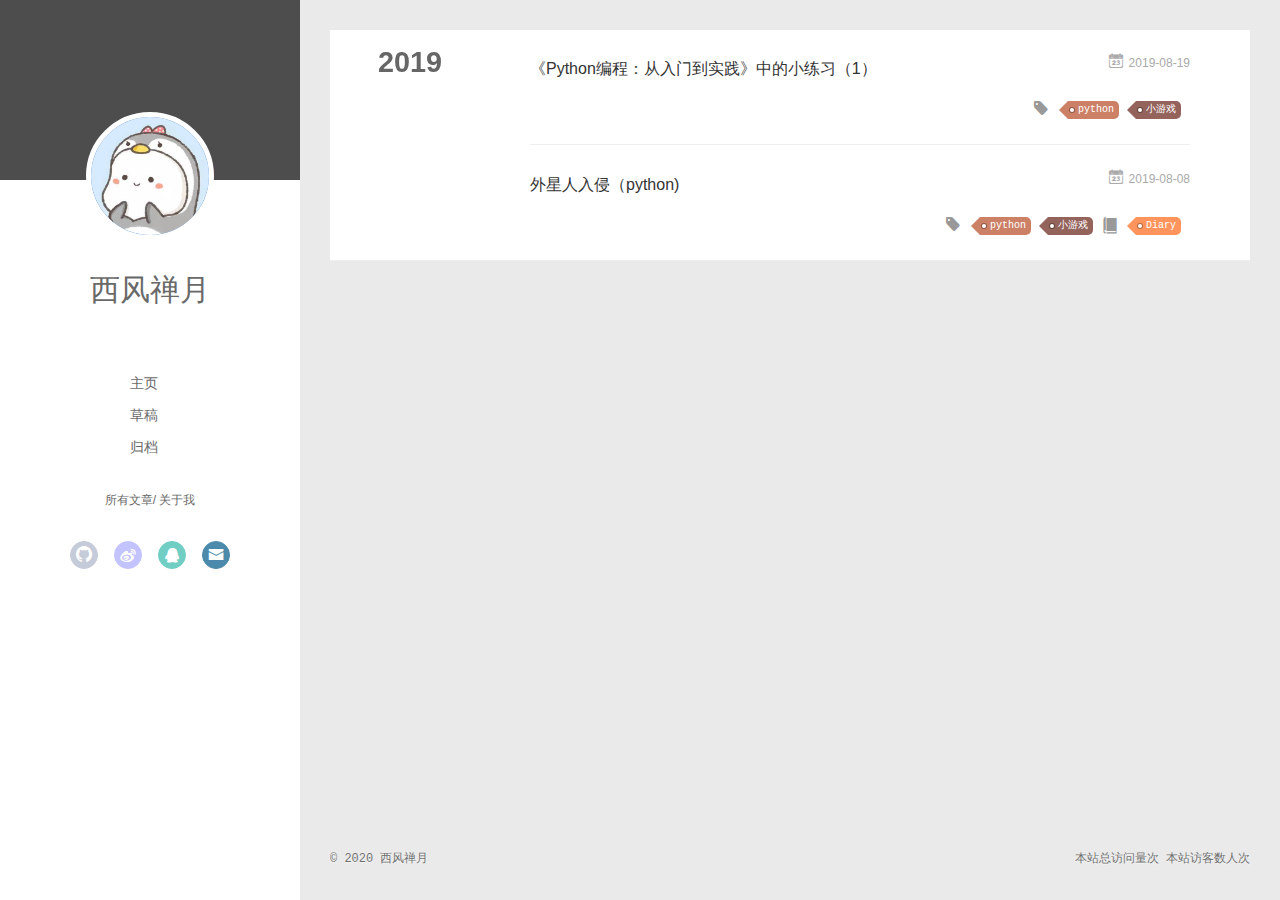
<file: tags/小游戏/index.html>
<!DOCTYPE html>
<html>
<head>
  <meta charset="utf-8">
  
  <meta name="renderer" content="webkit">
  <meta http-equiv="X-UA-Compatible" content="IE=edge" >
  <link rel="dns-prefetch" href="http://yoursite.com">
  <title>Tag: 小游戏 | Hexo</title>
  <meta name="viewport" content="width=device-width, initial-scale=1, maximum-scale=1">
  <meta property="og:type" content="website">
<meta property="og:title" content="Hexo">
<meta property="og:url" content="http://yoursite.com/tags/%E5%B0%8F%E6%B8%B8%E6%88%8F/index.html">
<meta property="og:site_name" content="Hexo">
<meta property="og:locale" content="en_US">
<meta property="article:author" content="西风禅月">
<meta name="twitter:card" content="summary">
  
    <link rel="alternative" href="/atom.xml" title="Hexo" type="application/atom+xml">
  
  
    <link rel="icon" href="/favicon.png">
  
  <link rel="stylesheet" type="text/css" href="/./main.0cf68a.css">
  <style type="text/css">
  
    #container.show {
      background: linear-gradient(200deg,#ccc,#000);
    }
  </style>
  

  

<meta name="generator" content="Hexo 4.2.0"></head>

<body>
  <div id="container" q-class="show:isCtnShow">
    <canvas id="anm-canvas" class="anm-canvas"></canvas>
    <div class="left-col" q-class="show:isShow">
      
<div class="overlay" style="background: #4d4d4d"></div>
<div class="intrude-less">
	<header id="header" class="inner">
		<a href="/" class="profilepic">
			<img src="/img/avater.jpg" class="js-avatar">
		</a>
		<hgroup>
		  <h1 class="header-author"><a href="/">西风禅月</a></h1>
		</hgroup>
		

		<nav class="header-menu">
			<ul>
			
				<li><a href="/">主页</a></li>
	        
				<li><a href="/">草稿</a></li>
	        
				<li><a href="/archives/index.html">归档</a></li>
	        
			</ul>
		</nav>
		<nav class="header-smart-menu">
    		
    			
    			<a q-on="click: openSlider(e, 'innerArchive')" href="javascript:void(0)">所有文章</a>
    			
            
    			
    			<a q-on="click: openSlider(e, 'aboutme')" href="javascript:void(0)">关于我</a>
    			
            
		</nav>
		<nav class="header-nav">
			<div class="social">
				
					<a class="github" target="_blank" href="https://github.com/Lvull/" title="github"><i class="icon-github"></i></a>
		        
					<a class="weibo" target="_blank" href="#" title="weibo"><i class="icon-weibo"></i></a>
		        
					<a class="qq" target="_blank" href="http://wpa.qq.com/msgrd?v=3&uin=1990531059&site=qq&menu=yes" title="qq"><i class="icon-qq"></i></a>
		        
					<a class="mail" target="_blank" href="mailto:13202878608@163.com" title="mail"><i class="icon-mail"></i></a>
		        
			</div>
		</nav>
	</header>		
</div>

    </div>
    <div class="mid-col" q-class="show:isShow,hide:isShow|isFalse">
      
<nav id="mobile-nav">
  	<div class="overlay js-overlay" style="background: #4d4d4d"></div>
	<div class="btnctn js-mobile-btnctn">
  		<div class="slider-trigger list" q-on="click: openSlider(e)"><i class="icon icon-sort"></i></div>
	</div>
	<div class="intrude-less">
		<header id="header" class="inner">
			<div class="profilepic">
				<img src="/img/avater.jpg" class="js-avatar">
			</div>
			<hgroup>
			  <h1 class="header-author js-header-author">西风禅月</h1>
			</hgroup>
			
			
			
				
			
				
			
				
			
			
			
			<nav class="header-nav">
				<div class="social">
					
						<a class="github" target="_blank" href="https://github.com/Lvull/" title="github"><i class="icon-github"></i></a>
			        
						<a class="weibo" target="_blank" href="#" title="weibo"><i class="icon-weibo"></i></a>
			        
						<a class="qq" target="_blank" href="http://wpa.qq.com/msgrd?v=3&uin=1990531059&site=qq&menu=yes" title="qq"><i class="icon-qq"></i></a>
			        
						<a class="mail" target="_blank" href="mailto:13202878608@163.com" title="mail"><i class="icon-mail"></i></a>
			        
				</div>
			</nav>

			<nav class="header-menu js-header-menu">
				<ul style="width: 70%">
				
				
					<li style="width: 33.333333333333336%"><a href="/">主页</a></li>
		        
					<li style="width: 33.333333333333336%"><a href="/">草稿</a></li>
		        
					<li style="width: 33.333333333333336%"><a href="/archives/index.html">归档</a></li>
		        
				</ul>
			</nav>
		</header>				
	</div>
	<div class="mobile-mask" style="display:none" q-show="isShow"></div>
</nav>

      <div id="wrapper" class="body-wrap">
        <div class="menu-l">
          <div class="canvas-wrap">
            <canvas data-colors="#eaeaea" data-sectionHeight="100" data-contentId="js-content" id="myCanvas1" class="anm-canvas"></canvas>
          </div>
          <div id="js-content" class="content-ll">
            
  
  
    
    
      
      
      <section class="archives-wrap">
        <div class="archive-year-wrap">
          <a href="/archives/2019" class="archive-year">2019</a>
        </div>
        <div class="archives">
    
    <article class="archive-article archive-type-post">
  <div class="archive-article-inner">
    <header class="archive-article-header">
      	<div class="article-meta">
	      	<a href="/2019/08/19/%E3%80%8APython%E7%BC%96%E7%A8%8B%EF%BC%9A%E4%BB%8E%E5%85%A5%E9%97%A8%E5%88%B0%E5%AE%9E%E8%B7%B5%E3%80%8B%E4%B8%AD%E7%9A%84%E5%B0%8F%E7%BB%83%E4%B9%A0%EF%BC%881%EF%BC%89/" class="archive-article-date">
  	<time datetime="2019-08-19T03:39:24.000Z" itemprop="datePublished"><i class="icon-calendar icon"></i>2019-08-19</time>
</a>
        </div>
    	 
  
    <h1 itemprop="name">
      <a class="archive-article-title" href="/2019/08/19/%E3%80%8APython%E7%BC%96%E7%A8%8B%EF%BC%9A%E4%BB%8E%E5%85%A5%E9%97%A8%E5%88%B0%E5%AE%9E%E8%B7%B5%E3%80%8B%E4%B8%AD%E7%9A%84%E5%B0%8F%E7%BB%83%E4%B9%A0%EF%BC%881%EF%BC%89/">《Python编程：从入门到实践》中的小练习（1）</a>
    </h1>
  

        <div class="article-info info-on-right">
          
	<div class="article-tag tagcloud">
		<i class="icon-price-tags icon"></i>
		<ul class="article-tag-list">
			 
        		<li class="article-tag-list-item">
        			<a href="javascript:void(0)" class="js-tag article-tag-list-link color2">python</a>
        		</li>
      		 
        		<li class="article-tag-list-item">
        			<a href="javascript:void(0)" class="js-tag article-tag-list-link color4">小游戏</a>
        		</li>
      		
		</ul>
	</div>

          

        </div>
        <div class="clearfix"></div>
    </header>
  </div>
</article>
  
    
    
    <article class="archive-article archive-type-post">
  <div class="archive-article-inner">
    <header class="archive-article-header">
      	<div class="article-meta">
	      	<a href="/2019/08/08/%E5%A4%96%E6%98%9F%E4%BA%BA%E5%85%A5%E4%BE%B5(python)/" class="archive-article-date">
  	<time datetime="2019-08-08T08:17:29.000Z" itemprop="datePublished"><i class="icon-calendar icon"></i>2019-08-08</time>
</a>
        </div>
    	 
  
    <h1 itemprop="name">
      <a class="archive-article-title" href="/2019/08/08/%E5%A4%96%E6%98%9F%E4%BA%BA%E5%85%A5%E4%BE%B5(python)/">外星人入侵（python)</a>
    </h1>
  

        <div class="article-info info-on-right">
          
	<div class="article-tag tagcloud">
		<i class="icon-price-tags icon"></i>
		<ul class="article-tag-list">
			 
        		<li class="article-tag-list-item">
        			<a href="javascript:void(0)" class="js-tag article-tag-list-link color2">python</a>
        		</li>
      		 
        		<li class="article-tag-list-item">
        			<a href="javascript:void(0)" class="js-tag article-tag-list-link color4">小游戏</a>
        		</li>
      		
		</ul>
	</div>

          
	<div class="article-category tagcloud">
		<i class="icon-book icon"></i>
		<ul class="article-tag-list">
			 
        		<li class="article-tag-list-item">
        			<a href="/categories/Diary//" class="article-tag-list-link color1">Diary</a>
        		</li>
      		
		</ul>
	</div>


        </div>
        <div class="clearfix"></div>
    </header>
  </div>
</article>
  
  
    </div></section>
  

    


          </div>
        </div>
      </div>
      <script async src="//busuanzi.ibruce.info/busuanzi/2.3/busuanzi.pure.mini.js"></script>
<footer id="footer">
  <div class="outer">
    <div id="footer-info">
    	<div class="footer-left">
    		&copy; 2020 西风禅月
    	</div>
      	<div class="footer-right">
			  <!-- <a href="http://hexo.io/" target="_blank">Hexo</a>  Theme <a href="https://github.com/litten/hexo-theme-yilia" target="_blank">Yilia</a> by Litten -->
			  <span id="busuanzi_container_site_pv">本站总访问量<span id="busuanzi_value_site_pv"></span>次</span>
			  <span id="busuanzi_container_site_uv">  本站访客数<span id="busuanzi_value_site_uv"></span>人次</span>
      	</div>
    </div>
  </div>
</footer>
    </div>
    
<script>
	var yiliaConfig = {
		mathjax: false,
		isHome: false,
		isPost: false,
		isArchive: false,
		isTag: true,
		isCategory: false,
		open_in_new: false,
		toc_hide_index: true,
		root: "/",
		innerArchive: true,
		showTags: false
	}
</script>

<script>!function(t){function n(e){if(r[e])return r[e].exports;var i=r[e]={exports:{},id:e,loaded:!1};return t[e].call(i.exports,i,i.exports,n),i.loaded=!0,i.exports}var r={};n.m=t,n.c=r,n.p="./",n(0)}([function(t,n,r){r(195),t.exports=r(191)},function(t,n,r){var e=r(3),i=r(52),o=r(27),u=r(28),c=r(53),f="prototype",a=function(t,n,r){var s,l,h,v,p=t&a.F,d=t&a.G,y=t&a.S,g=t&a.P,b=t&a.B,m=d?e:y?e[n]||(e[n]={}):(e[n]||{})[f],x=d?i:i[n]||(i[n]={}),w=x[f]||(x[f]={});d&&(r=n);for(s in r)l=!p&&m&&void 0!==m[s],h=(l?m:r)[s],v=b&&l?c(h,e):g&&"function"==typeof h?c(Function.call,h):h,m&&u(m,s,h,t&a.U),x[s]!=h&&o(x,s,v),g&&w[s]!=h&&(w[s]=h)};e.core=i,a.F=1,a.G=2,a.S=4,a.P=8,a.B=16,a.W=32,a.U=64,a.R=128,t.exports=a},function(t,n,r){var e=r(6);t.exports=function(t){if(!e(t))throw TypeError(t+" is not an object!");return t}},function(t,n){var r=t.exports="undefined"!=typeof window&&window.Math==Math?window:"undefined"!=typeof self&&self.Math==Math?self:Function("return this")();"number"==typeof __g&&(__g=r)},function(t,n){t.exports=function(t){try{return!!t()}catch(t){return!0}}},function(t,n){var r=t.exports="undefined"!=typeof window&&window.Math==Math?window:"undefined"!=typeof self&&self.Math==Math?self:Function("return this")();"number"==typeof __g&&(__g=r)},function(t,n){t.exports=function(t){return"object"==typeof t?null!==t:"function"==typeof t}},function(t,n,r){var e=r(126)("wks"),i=r(76),o=r(3).Symbol,u="function"==typeof o;(t.exports=function(t){return e[t]||(e[t]=u&&o[t]||(u?o:i)("Symbol."+t))}).store=e},function(t,n){var r={}.hasOwnProperty;t.exports=function(t,n){return r.call(t,n)}},function(t,n,r){var e=r(94),i=r(33);t.exports=function(t){return e(i(t))}},function(t,n,r){t.exports=!r(4)(function(){return 7!=Object.defineProperty({},"a",{get:function(){return 7}}).a})},function(t,n,r){var e=r(2),i=r(167),o=r(50),u=Object.defineProperty;n.f=r(10)?Object.defineProperty:function(t,n,r){if(e(t),n=o(n,!0),e(r),i)try{return u(t,n,r)}catch(t){}if("get"in r||"set"in r)throw TypeError("Accessors not supported!");return"value"in r&&(t[n]=r.value),t}},function(t,n,r){t.exports=!r(18)(function(){return 7!=Object.defineProperty({},"a",{get:function(){return 7}}).a})},function(t,n,r){var e=r(14),i=r(22);t.exports=r(12)?function(t,n,r){return e.f(t,n,i(1,r))}:function(t,n,r){return t[n]=r,t}},function(t,n,r){var e=r(20),i=r(58),o=r(42),u=Object.defineProperty;n.f=r(12)?Object.defineProperty:function(t,n,r){if(e(t),n=o(n,!0),e(r),i)try{return u(t,n,r)}catch(t){}if("get"in r||"set"in r)throw TypeError("Accessors not supported!");return"value"in r&&(t[n]=r.value),t}},function(t,n,r){var e=r(40)("wks"),i=r(23),o=r(5).Symbol,u="function"==typeof o;(t.exports=function(t){return e[t]||(e[t]=u&&o[t]||(u?o:i)("Symbol."+t))}).store=e},function(t,n,r){var e=r(67),i=Math.min;t.exports=function(t){return t>0?i(e(t),9007199254740991):0}},function(t,n,r){var e=r(46);t.exports=function(t){return Object(e(t))}},function(t,n){t.exports=function(t){try{return!!t()}catch(t){return!0}}},function(t,n,r){var e=r(63),i=r(34);t.exports=Object.keys||function(t){return e(t,i)}},function(t,n,r){var e=r(21);t.exports=function(t){if(!e(t))throw TypeError(t+" is not an object!");return t}},function(t,n){t.exports=function(t){return"object"==typeof t?null!==t:"function"==typeof t}},function(t,n){t.exports=function(t,n){return{enumerable:!(1&t),configurable:!(2&t),writable:!(4&t),value:n}}},function(t,n){var r=0,e=Math.random();t.exports=function(t){return"Symbol(".concat(void 0===t?"":t,")_",(++r+e).toString(36))}},function(t,n){var r={}.hasOwnProperty;t.exports=function(t,n){return r.call(t,n)}},function(t,n){var r=t.exports={version:"2.4.0"};"number"==typeof __e&&(__e=r)},function(t,n){t.exports=function(t){if("function"!=typeof t)throw TypeError(t+" is not a function!");return t}},function(t,n,r){var e=r(11),i=r(66);t.exports=r(10)?function(t,n,r){return e.f(t,n,i(1,r))}:function(t,n,r){return t[n]=r,t}},function(t,n,r){var e=r(3),i=r(27),o=r(24),u=r(76)("src"),c="toString",f=Function[c],a=(""+f).split(c);r(52).inspectSource=function(t){return f.call(t)},(t.exports=function(t,n,r,c){var f="function"==typeof r;f&&(o(r,"name")||i(r,"name",n)),t[n]!==r&&(f&&(o(r,u)||i(r,u,t[n]?""+t[n]:a.join(String(n)))),t===e?t[n]=r:c?t[n]?t[n]=r:i(t,n,r):(delete t[n],i(t,n,r)))})(Function.prototype,c,function(){return"function"==typeof this&&this[u]||f.call(this)})},function(t,n,r){var e=r(1),i=r(4),o=r(46),u=function(t,n,r,e){var i=String(o(t)),u="<"+n;return""!==r&&(u+=" "+r+'="'+String(e).replace(/"/g,"&quot;")+'"'),u+">"+i+"</"+n+">"};t.exports=function(t,n){var r={};r[t]=n(u),e(e.P+e.F*i(function(){var n=""[t]('"');return n!==n.toLowerCase()||n.split('"').length>3}),"String",r)}},function(t,n,r){var e=r(115),i=r(46);t.exports=function(t){return e(i(t))}},function(t,n,r){var e=r(116),i=r(66),o=r(30),u=r(50),c=r(24),f=r(167),a=Object.getOwnPropertyDescriptor;n.f=r(10)?a:function(t,n){if(t=o(t),n=u(n,!0),f)try{return a(t,n)}catch(t){}if(c(t,n))return i(!e.f.call(t,n),t[n])}},function(t,n,r){var e=r(24),i=r(17),o=r(145)("IE_PROTO"),u=Object.prototype;t.exports=Object.getPrototypeOf||function(t){return t=i(t),e(t,o)?t[o]:"function"==typeof t.constructor&&t instanceof t.constructor?t.constructor.prototype:t instanceof Object?u:null}},function(t,n){t.exports=function(t){if(void 0==t)throw TypeError("Can't call method on  "+t);return t}},function(t,n){t.exports="constructor,hasOwnProperty,isPrototypeOf,propertyIsEnumerable,toLocaleString,toString,valueOf".split(",")},function(t,n){t.exports={}},function(t,n){t.exports=!0},function(t,n){n.f={}.propertyIsEnumerable},function(t,n,r){var e=r(14).f,i=r(8),o=r(15)("toStringTag");t.exports=function(t,n,r){t&&!i(t=r?t:t.prototype,o)&&e(t,o,{configurable:!0,value:n})}},function(t,n,r){var e=r(40)("keys"),i=r(23);t.exports=function(t){return e[t]||(e[t]=i(t))}},function(t,n,r){var e=r(5),i="__core-js_shared__",o=e[i]||(e[i]={});t.exports=function(t){return o[t]||(o[t]={})}},function(t,n){var r=Math.ceil,e=Math.floor;t.exports=function(t){return isNaN(t=+t)?0:(t>0?e:r)(t)}},function(t,n,r){var e=r(21);t.exports=function(t,n){if(!e(t))return t;var r,i;if(n&&"function"==typeof(r=t.toString)&&!e(i=r.call(t)))return i;if("function"==typeof(r=t.valueOf)&&!e(i=r.call(t)))return i;if(!n&&"function"==typeof(r=t.toString)&&!e(i=r.call(t)))return i;throw TypeError("Can't convert object to primitive value")}},function(t,n,r){var e=r(5),i=r(25),o=r(36),u=r(44),c=r(14).f;t.exports=function(t){var n=i.Symbol||(i.Symbol=o?{}:e.Symbol||{});"_"==t.charAt(0)||t in n||c(n,t,{value:u.f(t)})}},function(t,n,r){n.f=r(15)},function(t,n){var r={}.toString;t.exports=function(t){return r.call(t).slice(8,-1)}},function(t,n){t.exports=function(t){if(void 0==t)throw TypeError("Can't call method on  "+t);return t}},function(t,n,r){var e=r(4);t.exports=function(t,n){return!!t&&e(function(){n?t.call(null,function(){},1):t.call(null)})}},function(t,n,r){var e=r(53),i=r(115),o=r(17),u=r(16),c=r(203);t.exports=function(t,n){var r=1==t,f=2==t,a=3==t,s=4==t,l=6==t,h=5==t||l,v=n||c;return function(n,c,p){for(var d,y,g=o(n),b=i(g),m=e(c,p,3),x=u(b.length),w=0,S=r?v(n,x):f?v(n,0):void 0;x>w;w++)if((h||w in b)&&(d=b[w],y=m(d,w,g),t))if(r)S[w]=y;else if(y)switch(t){case 3:return!0;case 5:return d;case 6:return w;case 2:S.push(d)}else if(s)return!1;return l?-1:a||s?s:S}}},function(t,n,r){var e=r(1),i=r(52),o=r(4);t.exports=function(t,n){var r=(i.Object||{})[t]||Object[t],u={};u[t]=n(r),e(e.S+e.F*o(function(){r(1)}),"Object",u)}},function(t,n,r){var e=r(6);t.exports=function(t,n){if(!e(t))return t;var r,i;if(n&&"function"==typeof(r=t.toString)&&!e(i=r.call(t)))return i;if("function"==typeof(r=t.valueOf)&&!e(i=r.call(t)))return i;if(!n&&"function"==typeof(r=t.toString)&&!e(i=r.call(t)))return i;throw TypeError("Can't convert object to primitive value")}},function(t,n,r){var e=r(5),i=r(25),o=r(91),u=r(13),c="prototype",f=function(t,n,r){var a,s,l,h=t&f.F,v=t&f.G,p=t&f.S,d=t&f.P,y=t&f.B,g=t&f.W,b=v?i:i[n]||(i[n]={}),m=b[c],x=v?e:p?e[n]:(e[n]||{})[c];v&&(r=n);for(a in r)(s=!h&&x&&void 0!==x[a])&&a in b||(l=s?x[a]:r[a],b[a]=v&&"function"!=typeof x[a]?r[a]:y&&s?o(l,e):g&&x[a]==l?function(t){var n=function(n,r,e){if(this instanceof t){switch(arguments.length){case 0:return new t;case 1:return new t(n);case 2:return new t(n,r)}return new t(n,r,e)}return t.apply(this,arguments)};return n[c]=t[c],n}(l):d&&"function"==typeof l?o(Function.call,l):l,d&&((b.virtual||(b.virtual={}))[a]=l,t&f.R&&m&&!m[a]&&u(m,a,l)))};f.F=1,f.G=2,f.S=4,f.P=8,f.B=16,f.W=32,f.U=64,f.R=128,t.exports=f},function(t,n){var r=t.exports={version:"2.4.0"};"number"==typeof __e&&(__e=r)},function(t,n,r){var e=r(26);t.exports=function(t,n,r){if(e(t),void 0===n)return t;switch(r){case 1:return function(r){return t.call(n,r)};case 2:return function(r,e){return t.call(n,r,e)};case 3:return function(r,e,i){return t.call(n,r,e,i)}}return function(){return t.apply(n,arguments)}}},function(t,n,r){var e=r(183),i=r(1),o=r(126)("metadata"),u=o.store||(o.store=new(r(186))),c=function(t,n,r){var i=u.get(t);if(!i){if(!r)return;u.set(t,i=new e)}var o=i.get(n);if(!o){if(!r)return;i.set(n,o=new e)}return o},f=function(t,n,r){var e=c(n,r,!1);return void 0!==e&&e.has(t)},a=function(t,n,r){var e=c(n,r,!1);return void 0===e?void 0:e.get(t)},s=function(t,n,r,e){c(r,e,!0).set(t,n)},l=function(t,n){var r=c(t,n,!1),e=[];return r&&r.forEach(function(t,n){e.push(n)}),e},h=function(t){return void 0===t||"symbol"==typeof t?t:String(t)},v=function(t){i(i.S,"Reflect",t)};t.exports={store:u,map:c,has:f,get:a,set:s,keys:l,key:h,exp:v}},function(t,n,r){"use strict";if(r(10)){var e=r(69),i=r(3),o=r(4),u=r(1),c=r(127),f=r(152),a=r(53),s=r(68),l=r(66),h=r(27),v=r(73),p=r(67),d=r(16),y=r(75),g=r(50),b=r(24),m=r(180),x=r(114),w=r(6),S=r(17),_=r(137),O=r(70),E=r(32),P=r(71).f,j=r(154),F=r(76),M=r(7),A=r(48),N=r(117),T=r(146),I=r(155),k=r(80),L=r(123),R=r(74),C=r(130),D=r(160),U=r(11),W=r(31),G=U.f,B=W.f,V=i.RangeError,z=i.TypeError,q=i.Uint8Array,K="ArrayBuffer",J="Shared"+K,Y="BYTES_PER_ELEMENT",H="prototype",$=Array[H],X=f.ArrayBuffer,Q=f.DataView,Z=A(0),tt=A(2),nt=A(3),rt=A(4),et=A(5),it=A(6),ot=N(!0),ut=N(!1),ct=I.values,ft=I.keys,at=I.entries,st=$.lastIndexOf,lt=$.reduce,ht=$.reduceRight,vt=$.join,pt=$.sort,dt=$.slice,yt=$.toString,gt=$.toLocaleString,bt=M("iterator"),mt=M("toStringTag"),xt=F("typed_constructor"),wt=F("def_constructor"),St=c.CONSTR,_t=c.TYPED,Ot=c.VIEW,Et="Wrong length!",Pt=A(1,function(t,n){return Tt(T(t,t[wt]),n)}),jt=o(function(){return 1===new q(new Uint16Array([1]).buffer)[0]}),Ft=!!q&&!!q[H].set&&o(function(){new q(1).set({})}),Mt=function(t,n){if(void 0===t)throw z(Et);var r=+t,e=d(t);if(n&&!m(r,e))throw V(Et);return e},At=function(t,n){var r=p(t);if(r<0||r%n)throw V("Wrong offset!");return r},Nt=function(t){if(w(t)&&_t in t)return t;throw z(t+" is not a typed array!")},Tt=function(t,n){if(!(w(t)&&xt in t))throw z("It is not a typed array constructor!");return new t(n)},It=function(t,n){return kt(T(t,t[wt]),n)},kt=function(t,n){for(var r=0,e=n.length,i=Tt(t,e);e>r;)i[r]=n[r++];return i},Lt=function(t,n,r){G(t,n,{get:function(){return this._d[r]}})},Rt=function(t){var n,r,e,i,o,u,c=S(t),f=arguments.length,s=f>1?arguments[1]:void 0,l=void 0!==s,h=j(c);if(void 0!=h&&!_(h)){for(u=h.call(c),e=[],n=0;!(o=u.next()).done;n++)e.push(o.value);c=e}for(l&&f>2&&(s=a(s,arguments[2],2)),n=0,r=d(c.length),i=Tt(this,r);r>n;n++)i[n]=l?s(c[n],n):c[n];return i},Ct=function(){for(var t=0,n=arguments.length,r=Tt(this,n);n>t;)r[t]=arguments[t++];return r},Dt=!!q&&o(function(){gt.call(new q(1))}),Ut=function(){return gt.apply(Dt?dt.call(Nt(this)):Nt(this),arguments)},Wt={copyWithin:function(t,n){return D.call(Nt(this),t,n,arguments.length>2?arguments[2]:void 0)},every:function(t){return rt(Nt(this),t,arguments.length>1?arguments[1]:void 0)},fill:function(t){return C.apply(Nt(this),arguments)},filter:function(t){return It(this,tt(Nt(this),t,arguments.length>1?arguments[1]:void 0))},find:function(t){return et(Nt(this),t,arguments.length>1?arguments[1]:void 0)},findIndex:function(t){return it(Nt(this),t,arguments.length>1?arguments[1]:void 0)},forEach:function(t){Z(Nt(this),t,arguments.length>1?arguments[1]:void 0)},indexOf:function(t){return ut(Nt(this),t,arguments.length>1?arguments[1]:void 0)},includes:function(t){return ot(Nt(this),t,arguments.length>1?arguments[1]:void 0)},join:function(t){return vt.apply(Nt(this),arguments)},lastIndexOf:function(t){return st.apply(Nt(this),arguments)},map:function(t){return Pt(Nt(this),t,arguments.length>1?arguments[1]:void 0)},reduce:function(t){return lt.apply(Nt(this),arguments)},reduceRight:function(t){return ht.apply(Nt(this),arguments)},reverse:function(){for(var t,n=this,r=Nt(n).length,e=Math.floor(r/2),i=0;i<e;)t=n[i],n[i++]=n[--r],n[r]=t;return n},some:function(t){return nt(Nt(this),t,arguments.length>1?arguments[1]:void 0)},sort:function(t){return pt.call(Nt(this),t)},subarray:function(t,n){var r=Nt(this),e=r.length,i=y(t,e);return new(T(r,r[wt]))(r.buffer,r.byteOffset+i*r.BYTES_PER_ELEMENT,d((void 0===n?e:y(n,e))-i))}},Gt=function(t,n){return It(this,dt.call(Nt(this),t,n))},Bt=function(t){Nt(this);var n=At(arguments[1],1),r=this.length,e=S(t),i=d(e.length),o=0;if(i+n>r)throw V(Et);for(;o<i;)this[n+o]=e[o++]},Vt={entries:function(){return at.call(Nt(this))},keys:function(){return ft.call(Nt(this))},values:function(){return ct.call(Nt(this))}},zt=function(t,n){return w(t)&&t[_t]&&"symbol"!=typeof n&&n in t&&String(+n)==String(n)},qt=function(t,n){return zt(t,n=g(n,!0))?l(2,t[n]):B(t,n)},Kt=function(t,n,r){return!(zt(t,n=g(n,!0))&&w(r)&&b(r,"value"))||b(r,"get")||b(r,"set")||r.configurable||b(r,"writable")&&!r.writable||b(r,"enumerable")&&!r.enumerable?G(t,n,r):(t[n]=r.value,t)};St||(W.f=qt,U.f=Kt),u(u.S+u.F*!St,"Object",{getOwnPropertyDescriptor:qt,defineProperty:Kt}),o(function(){yt.call({})})&&(yt=gt=function(){return vt.call(this)});var Jt=v({},Wt);v(Jt,Vt),h(Jt,bt,Vt.values),v(Jt,{slice:Gt,set:Bt,constructor:function(){},toString:yt,toLocaleString:Ut}),Lt(Jt,"buffer","b"),Lt(Jt,"byteOffset","o"),Lt(Jt,"byteLength","l"),Lt(Jt,"length","e"),G(Jt,mt,{get:function(){return this[_t]}}),t.exports=function(t,n,r,f){f=!!f;var a=t+(f?"Clamped":"")+"Array",l="Uint8Array"!=a,v="get"+t,p="set"+t,y=i[a],g=y||{},b=y&&E(y),m=!y||!c.ABV,S={},_=y&&y[H],j=function(t,r){var e=t._d;return e.v[v](r*n+e.o,jt)},F=function(t,r,e){var i=t._d;f&&(e=(e=Math.round(e))<0?0:e>255?255:255&e),i.v[p](r*n+i.o,e,jt)},M=function(t,n){G(t,n,{get:function(){return j(this,n)},set:function(t){return F(this,n,t)},enumerable:!0})};m?(y=r(function(t,r,e,i){s(t,y,a,"_d");var o,u,c,f,l=0,v=0;if(w(r)){if(!(r instanceof X||(f=x(r))==K||f==J))return _t in r?kt(y,r):Rt.call(y,r);o=r,v=At(e,n);var p=r.byteLength;if(void 0===i){if(p%n)throw V(Et);if((u=p-v)<0)throw V(Et)}else if((u=d(i)*n)+v>p)throw V(Et);c=u/n}else c=Mt(r,!0),u=c*n,o=new X(u);for(h(t,"_d",{b:o,o:v,l:u,e:c,v:new Q(o)});l<c;)M(t,l++)}),_=y[H]=O(Jt),h(_,"constructor",y)):L(function(t){new y(null),new y(t)},!0)||(y=r(function(t,r,e,i){s(t,y,a);var o;return w(r)?r instanceof X||(o=x(r))==K||o==J?void 0!==i?new g(r,At(e,n),i):void 0!==e?new g(r,At(e,n)):new g(r):_t in r?kt(y,r):Rt.call(y,r):new g(Mt(r,l))}),Z(b!==Function.prototype?P(g).concat(P(b)):P(g),function(t){t in y||h(y,t,g[t])}),y[H]=_,e||(_.constructor=y));var A=_[bt],N=!!A&&("values"==A.name||void 0==A.name),T=Vt.values;h(y,xt,!0),h(_,_t,a),h(_,Ot,!0),h(_,wt,y),(f?new y(1)[mt]==a:mt in _)||G(_,mt,{get:function(){return a}}),S[a]=y,u(u.G+u.W+u.F*(y!=g),S),u(u.S,a,{BYTES_PER_ELEMENT:n,from:Rt,of:Ct}),Y in _||h(_,Y,n),u(u.P,a,Wt),R(a),u(u.P+u.F*Ft,a,{set:Bt}),u(u.P+u.F*!N,a,Vt),u(u.P+u.F*(_.toString!=yt),a,{toString:yt}),u(u.P+u.F*o(function(){new y(1).slice()}),a,{slice:Gt}),u(u.P+u.F*(o(function(){return[1,2].toLocaleString()!=new y([1,2]).toLocaleString()})||!o(function(){_.toLocaleString.call([1,2])})),a,{toLocaleString:Ut}),k[a]=N?A:T,e||N||h(_,bt,T)}}else t.exports=function(){}},function(t,n){var r={}.toString;t.exports=function(t){return r.call(t).slice(8,-1)}},function(t,n,r){var e=r(21),i=r(5).document,o=e(i)&&e(i.createElement);t.exports=function(t){return o?i.createElement(t):{}}},function(t,n,r){t.exports=!r(12)&&!r(18)(function(){return 7!=Object.defineProperty(r(57)("div"),"a",{get:function(){return 7}}).a})},function(t,n,r){"use strict";var e=r(36),i=r(51),o=r(64),u=r(13),c=r(8),f=r(35),a=r(96),s=r(38),l=r(103),h=r(15)("iterator"),v=!([].keys&&"next"in[].keys()),p="keys",d="values",y=function(){return this};t.exports=function(t,n,r,g,b,m,x){a(r,n,g);var w,S,_,O=function(t){if(!v&&t in F)return F[t];switch(t){case p:case d:return function(){return new r(this,t)}}return function(){return new r(this,t)}},E=n+" Iterator",P=b==d,j=!1,F=t.prototype,M=F[h]||F["@@iterator"]||b&&F[b],A=M||O(b),N=b?P?O("entries"):A:void 0,T="Array"==n?F.entries||M:M;if(T&&(_=l(T.call(new t)))!==Object.prototype&&(s(_,E,!0),e||c(_,h)||u(_,h,y)),P&&M&&M.name!==d&&(j=!0,A=function(){return M.call(this)}),e&&!x||!v&&!j&&F[h]||u(F,h,A),f[n]=A,f[E]=y,b)if(w={values:P?A:O(d),keys:m?A:O(p),entries:N},x)for(S in w)S in F||o(F,S,w[S]);else i(i.P+i.F*(v||j),n,w);return w}},function(t,n,r){var e=r(20),i=r(100),o=r(34),u=r(39)("IE_PROTO"),c=function(){},f="prototype",a=function(){var t,n=r(57)("iframe"),e=o.length;for(n.style.display="none",r(93).appendChild(n),n.src="javascript:",t=n.contentWindow.document,t.open(),t.write("<script>document.F=Object<\/script>"),t.close(),a=t.F;e--;)delete a[f][o[e]];return a()};t.exports=Object.create||function(t,n){var r;return null!==t?(c[f]=e(t),r=new c,c[f]=null,r[u]=t):r=a(),void 0===n?r:i(r,n)}},function(t,n,r){var e=r(63),i=r(34).concat("length","prototype");n.f=Object.getOwnPropertyNames||function(t){return e(t,i)}},function(t,n){n.f=Object.getOwnPropertySymbols},function(t,n,r){var e=r(8),i=r(9),o=r(90)(!1),u=r(39)("IE_PROTO");t.exports=function(t,n){var r,c=i(t),f=0,a=[];for(r in c)r!=u&&e(c,r)&&a.push(r);for(;n.length>f;)e(c,r=n[f++])&&(~o(a,r)||a.push(r));return a}},function(t,n,r){t.exports=r(13)},function(t,n,r){var e=r(76)("meta"),i=r(6),o=r(24),u=r(11).f,c=0,f=Object.isExtensible||function(){return!0},a=!r(4)(function(){return f(Object.preventExtensions({}))}),s=function(t){u(t,e,{value:{i:"O"+ ++c,w:{}}})},l=function(t,n){if(!i(t))return"symbol"==typeof t?t:("string"==typeof t?"S":"P")+t;if(!o(t,e)){if(!f(t))return"F";if(!n)return"E";s(t)}return t[e].i},h=function(t,n){if(!o(t,e)){if(!f(t))return!0;if(!n)return!1;s(t)}return t[e].w},v=function(t){return a&&p.NEED&&f(t)&&!o(t,e)&&s(t),t},p=t.exports={KEY:e,NEED:!1,fastKey:l,getWeak:h,onFreeze:v}},function(t,n){t.exports=function(t,n){return{enumerable:!(1&t),configurable:!(2&t),writable:!(4&t),value:n}}},function(t,n){var r=Math.ceil,e=Math.floor;t.exports=function(t){return isNaN(t=+t)?0:(t>0?e:r)(t)}},function(t,n){t.exports=function(t,n,r,e){if(!(t instanceof n)||void 0!==e&&e in t)throw TypeError(r+": incorrect invocation!");return t}},function(t,n){t.exports=!1},function(t,n,r){var e=r(2),i=r(173),o=r(133),u=r(145)("IE_PROTO"),c=function(){},f="prototype",a=function(){var t,n=r(132)("iframe"),e=o.length;for(n.style.display="none",r(135).appendChild(n),n.src="javascript:",t=n.contentWindow.document,t.open(),t.write("<script>document.F=Object<\/script>"),t.close(),a=t.F;e--;)delete a[f][o[e]];return a()};t.exports=Object.create||function(t,n){var r;return null!==t?(c[f]=e(t),r=new c,c[f]=null,r[u]=t):r=a(),void 0===n?r:i(r,n)}},function(t,n,r){var e=r(175),i=r(133).concat("length","prototype");n.f=Object.getOwnPropertyNames||function(t){return e(t,i)}},function(t,n,r){var e=r(175),i=r(133);t.exports=Object.keys||function(t){return e(t,i)}},function(t,n,r){var e=r(28);t.exports=function(t,n,r){for(var i in n)e(t,i,n[i],r);return t}},function(t,n,r){"use strict";var e=r(3),i=r(11),o=r(10),u=r(7)("species");t.exports=function(t){var n=e[t];o&&n&&!n[u]&&i.f(n,u,{configurable:!0,get:function(){return this}})}},function(t,n,r){var e=r(67),i=Math.max,o=Math.min;t.exports=function(t,n){return t=e(t),t<0?i(t+n,0):o(t,n)}},function(t,n){var r=0,e=Math.random();t.exports=function(t){return"Symbol(".concat(void 0===t?"":t,")_",(++r+e).toString(36))}},function(t,n,r){var e=r(33);t.exports=function(t){return Object(e(t))}},function(t,n,r){var e=r(7)("unscopables"),i=Array.prototype;void 0==i[e]&&r(27)(i,e,{}),t.exports=function(t){i[e][t]=!0}},function(t,n,r){var e=r(53),i=r(169),o=r(137),u=r(2),c=r(16),f=r(154),a={},s={},n=t.exports=function(t,n,r,l,h){var v,p,d,y,g=h?function(){return t}:f(t),b=e(r,l,n?2:1),m=0;if("function"!=typeof g)throw TypeError(t+" is not iterable!");if(o(g)){for(v=c(t.length);v>m;m++)if((y=n?b(u(p=t[m])[0],p[1]):b(t[m]))===a||y===s)return y}else for(d=g.call(t);!(p=d.next()).done;)if((y=i(d,b,p.value,n))===a||y===s)return y};n.BREAK=a,n.RETURN=s},function(t,n){t.exports={}},function(t,n,r){var e=r(11).f,i=r(24),o=r(7)("toStringTag");t.exports=function(t,n,r){t&&!i(t=r?t:t.prototype,o)&&e(t,o,{configurable:!0,value:n})}},function(t,n,r){var e=r(1),i=r(46),o=r(4),u=r(150),c="["+u+"]",f="​",a=RegExp("^"+c+c+"*"),s=RegExp(c+c+"*$"),l=function(t,n,r){var i={},c=o(function(){return!!u[t]()||f[t]()!=f}),a=i[t]=c?n(h):u[t];r&&(i[r]=a),e(e.P+e.F*c,"String",i)},h=l.trim=function(t,n){return t=String(i(t)),1&n&&(t=t.replace(a,"")),2&n&&(t=t.replace(s,"")),t};t.exports=l},function(t,n,r){t.exports={default:r(86),__esModule:!0}},function(t,n,r){t.exports={default:r(87),__esModule:!0}},function(t,n,r){"use strict";function e(t){return t&&t.__esModule?t:{default:t}}n.__esModule=!0;var i=r(84),o=e(i),u=r(83),c=e(u),f="function"==typeof c.default&&"symbol"==typeof o.default?function(t){return typeof t}:function(t){return t&&"function"==typeof c.default&&t.constructor===c.default&&t!==c.default.prototype?"symbol":typeof t};n.default="function"==typeof c.default&&"symbol"===f(o.default)?function(t){return void 0===t?"undefined":f(t)}:function(t){return t&&"function"==typeof c.default&&t.constructor===c.default&&t!==c.default.prototype?"symbol":void 0===t?"undefined":f(t)}},function(t,n,r){r(110),r(108),r(111),r(112),t.exports=r(25).Symbol},function(t,n,r){r(109),r(113),t.exports=r(44).f("iterator")},function(t,n){t.exports=function(t){if("function"!=typeof t)throw TypeError(t+" is not a function!");return t}},function(t,n){t.exports=function(){}},function(t,n,r){var e=r(9),i=r(106),o=r(105);t.exports=function(t){return function(n,r,u){var c,f=e(n),a=i(f.length),s=o(u,a);if(t&&r!=r){for(;a>s;)if((c=f[s++])!=c)return!0}else for(;a>s;s++)if((t||s in f)&&f[s]===r)return t||s||0;return!t&&-1}}},function(t,n,r){var e=r(88);t.exports=function(t,n,r){if(e(t),void 0===n)return t;switch(r){case 1:return function(r){return t.call(n,r)};case 2:return function(r,e){return t.call(n,r,e)};case 3:return function(r,e,i){return t.call(n,r,e,i)}}return function(){return t.apply(n,arguments)}}},function(t,n,r){var e=r(19),i=r(62),o=r(37);t.exports=function(t){var n=e(t),r=i.f;if(r)for(var u,c=r(t),f=o.f,a=0;c.length>a;)f.call(t,u=c[a++])&&n.push(u);return n}},function(t,n,r){t.exports=r(5).document&&document.documentElement},function(t,n,r){var e=r(56);t.exports=Object("z").propertyIsEnumerable(0)?Object:function(t){return"String"==e(t)?t.split(""):Object(t)}},function(t,n,r){var e=r(56);t.exports=Array.isArray||function(t){return"Array"==e(t)}},function(t,n,r){"use strict";var e=r(60),i=r(22),o=r(38),u={};r(13)(u,r(15)("iterator"),function(){return this}),t.exports=function(t,n,r){t.prototype=e(u,{next:i(1,r)}),o(t,n+" Iterator")}},function(t,n){t.exports=function(t,n){return{value:n,done:!!t}}},function(t,n,r){var e=r(19),i=r(9);t.exports=function(t,n){for(var r,o=i(t),u=e(o),c=u.length,f=0;c>f;)if(o[r=u[f++]]===n)return r}},function(t,n,r){var e=r(23)("meta"),i=r(21),o=r(8),u=r(14).f,c=0,f=Object.isExtensible||function(){return!0},a=!r(18)(function(){return f(Object.preventExtensions({}))}),s=function(t){u(t,e,{value:{i:"O"+ ++c,w:{}}})},l=function(t,n){if(!i(t))return"symbol"==typeof t?t:("string"==typeof t?"S":"P")+t;if(!o(t,e)){if(!f(t))return"F";if(!n)return"E";s(t)}return t[e].i},h=function(t,n){if(!o(t,e)){if(!f(t))return!0;if(!n)return!1;s(t)}return t[e].w},v=function(t){return a&&p.NEED&&f(t)&&!o(t,e)&&s(t),t},p=t.exports={KEY:e,NEED:!1,fastKey:l,getWeak:h,onFreeze:v}},function(t,n,r){var e=r(14),i=r(20),o=r(19);t.exports=r(12)?Object.defineProperties:function(t,n){i(t);for(var r,u=o(n),c=u.length,f=0;c>f;)e.f(t,r=u[f++],n[r]);return t}},function(t,n,r){var e=r(37),i=r(22),o=r(9),u=r(42),c=r(8),f=r(58),a=Object.getOwnPropertyDescriptor;n.f=r(12)?a:function(t,n){if(t=o(t),n=u(n,!0),f)try{return a(t,n)}catch(t){}if(c(t,n))return i(!e.f.call(t,n),t[n])}},function(t,n,r){var e=r(9),i=r(61).f,o={}.toString,u="object"==typeof window&&window&&Object.getOwnPropertyNames?Object.getOwnPropertyNames(window):[],c=function(t){try{return i(t)}catch(t){return u.slice()}};t.exports.f=function(t){return u&&"[object Window]"==o.call(t)?c(t):i(e(t))}},function(t,n,r){var e=r(8),i=r(77),o=r(39)("IE_PROTO"),u=Object.prototype;t.exports=Object.getPrototypeOf||function(t){return t=i(t),e(t,o)?t[o]:"function"==typeof t.constructor&&t instanceof t.constructor?t.constructor.prototype:t instanceof Object?u:null}},function(t,n,r){var e=r(41),i=r(33);t.exports=function(t){return function(n,r){var o,u,c=String(i(n)),f=e(r),a=c.length;return f<0||f>=a?t?"":void 0:(o=c.charCodeAt(f),o<55296||o>56319||f+1===a||(u=c.charCodeAt(f+1))<56320||u>57343?t?c.charAt(f):o:t?c.slice(f,f+2):u-56320+(o-55296<<10)+65536)}}},function(t,n,r){var e=r(41),i=Math.max,o=Math.min;t.exports=function(t,n){return t=e(t),t<0?i(t+n,0):o(t,n)}},function(t,n,r){var e=r(41),i=Math.min;t.exports=function(t){return t>0?i(e(t),9007199254740991):0}},function(t,n,r){"use strict";var e=r(89),i=r(97),o=r(35),u=r(9);t.exports=r(59)(Array,"Array",function(t,n){this._t=u(t),this._i=0,this._k=n},function(){var t=this._t,n=this._k,r=this._i++;return!t||r>=t.length?(this._t=void 0,i(1)):"keys"==n?i(0,r):"values"==n?i(0,t[r]):i(0,[r,t[r]])},"values"),o.Arguments=o.Array,e("keys"),e("values"),e("entries")},function(t,n){},function(t,n,r){"use strict";var e=r(104)(!0);r(59)(String,"String",function(t){this._t=String(t),this._i=0},function(){var t,n=this._t,r=this._i;return r>=n.length?{value:void 0,done:!0}:(t=e(n,r),this._i+=t.length,{value:t,done:!1})})},function(t,n,r){"use strict";var e=r(5),i=r(8),o=r(12),u=r(51),c=r(64),f=r(99).KEY,a=r(18),s=r(40),l=r(38),h=r(23),v=r(15),p=r(44),d=r(43),y=r(98),g=r(92),b=r(95),m=r(20),x=r(9),w=r(42),S=r(22),_=r(60),O=r(102),E=r(101),P=r(14),j=r(19),F=E.f,M=P.f,A=O.f,N=e.Symbol,T=e.JSON,I=T&&T.stringify,k="prototype",L=v("_hidden"),R=v("toPrimitive"),C={}.propertyIsEnumerable,D=s("symbol-registry"),U=s("symbols"),W=s("op-symbols"),G=Object[k],B="function"==typeof N,V=e.QObject,z=!V||!V[k]||!V[k].findChild,q=o&&a(function(){return 7!=_(M({},"a",{get:function(){return M(this,"a",{value:7}).a}})).a})?function(t,n,r){var e=F(G,n);e&&delete G[n],M(t,n,r),e&&t!==G&&M(G,n,e)}:M,K=function(t){var n=U[t]=_(N[k]);return n._k=t,n},J=B&&"symbol"==typeof N.iterator?function(t){return"symbol"==typeof t}:function(t){return t instanceof N},Y=function(t,n,r){return t===G&&Y(W,n,r),m(t),n=w(n,!0),m(r),i(U,n)?(r.enumerable?(i(t,L)&&t[L][n]&&(t[L][n]=!1),r=_(r,{enumerable:S(0,!1)})):(i(t,L)||M(t,L,S(1,{})),t[L][n]=!0),q(t,n,r)):M(t,n,r)},H=function(t,n){m(t);for(var r,e=g(n=x(n)),i=0,o=e.length;o>i;)Y(t,r=e[i++],n[r]);return t},$=function(t,n){return void 0===n?_(t):H(_(t),n)},X=function(t){var n=C.call(this,t=w(t,!0));return!(this===G&&i(U,t)&&!i(W,t))&&(!(n||!i(this,t)||!i(U,t)||i(this,L)&&this[L][t])||n)},Q=function(t,n){if(t=x(t),n=w(n,!0),t!==G||!i(U,n)||i(W,n)){var r=F(t,n);return!r||!i(U,n)||i(t,L)&&t[L][n]||(r.enumerable=!0),r}},Z=function(t){for(var n,r=A(x(t)),e=[],o=0;r.length>o;)i(U,n=r[o++])||n==L||n==f||e.push(n);return e},tt=function(t){for(var n,r=t===G,e=A(r?W:x(t)),o=[],u=0;e.length>u;)!i(U,n=e[u++])||r&&!i(G,n)||o.push(U[n]);return o};B||(N=function(){if(this instanceof N)throw TypeError("Symbol is not a constructor!");var t=h(arguments.length>0?arguments[0]:void 0),n=function(r){this===G&&n.call(W,r),i(this,L)&&i(this[L],t)&&(this[L][t]=!1),q(this,t,S(1,r))};return o&&z&&q(G,t,{configurable:!0,set:n}),K(t)},c(N[k],"toString",function(){return this._k}),E.f=Q,P.f=Y,r(61).f=O.f=Z,r(37).f=X,r(62).f=tt,o&&!r(36)&&c(G,"propertyIsEnumerable",X,!0),p.f=function(t){return K(v(t))}),u(u.G+u.W+u.F*!B,{Symbol:N});for(var nt="hasInstance,isConcatSpreadable,iterator,match,replace,search,species,split,toPrimitive,toStringTag,unscopables".split(","),rt=0;nt.length>rt;)v(nt[rt++]);for(var nt=j(v.store),rt=0;nt.length>rt;)d(nt[rt++]);u(u.S+u.F*!B,"Symbol",{for:function(t){return i(D,t+="")?D[t]:D[t]=N(t)},keyFor:function(t){if(J(t))return y(D,t);throw TypeError(t+" is not a symbol!")},useSetter:function(){z=!0},useSimple:function(){z=!1}}),u(u.S+u.F*!B,"Object",{create:$,defineProperty:Y,defineProperties:H,getOwnPropertyDescriptor:Q,getOwnPropertyNames:Z,getOwnPropertySymbols:tt}),T&&u(u.S+u.F*(!B||a(function(){var t=N();return"[null]"!=I([t])||"{}"!=I({a:t})||"{}"!=I(Object(t))})),"JSON",{stringify:function(t){if(void 0!==t&&!J(t)){for(var n,r,e=[t],i=1;arguments.length>i;)e.push(arguments[i++]);return n=e[1],"function"==typeof n&&(r=n),!r&&b(n)||(n=function(t,n){if(r&&(n=r.call(this,t,n)),!J(n))return n}),e[1]=n,I.apply(T,e)}}}),N[k][R]||r(13)(N[k],R,N[k].valueOf),l(N,"Symbol"),l(Math,"Math",!0),l(e.JSON,"JSON",!0)},function(t,n,r){r(43)("asyncIterator")},function(t,n,r){r(43)("observable")},function(t,n,r){r(107);for(var e=r(5),i=r(13),o=r(35),u=r(15)("toStringTag"),c=["NodeList","DOMTokenList","MediaList","StyleSheetList","CSSRuleList"],f=0;f<5;f++){var a=c[f],s=e[a],l=s&&s.prototype;l&&!l[u]&&i(l,u,a),o[a]=o.Array}},function(t,n,r){var e=r(45),i=r(7)("toStringTag"),o="Arguments"==e(function(){return arguments}()),u=function(t,n){try{return t[n]}catch(t){}};t.exports=function(t){var n,r,c;return void 0===t?"Undefined":null===t?"Null":"string"==typeof(r=u(n=Object(t),i))?r:o?e(n):"Object"==(c=e(n))&&"function"==typeof n.callee?"Arguments":c}},function(t,n,r){var e=r(45);t.exports=Object("z").propertyIsEnumerable(0)?Object:function(t){return"String"==e(t)?t.split(""):Object(t)}},function(t,n){n.f={}.propertyIsEnumerable},function(t,n,r){var e=r(30),i=r(16),o=r(75);t.exports=function(t){return function(n,r,u){var c,f=e(n),a=i(f.length),s=o(u,a);if(t&&r!=r){for(;a>s;)if((c=f[s++])!=c)return!0}else for(;a>s;s++)if((t||s in f)&&f[s]===r)return t||s||0;return!t&&-1}}},function(t,n,r){"use strict";var e=r(3),i=r(1),o=r(28),u=r(73),c=r(65),f=r(79),a=r(68),s=r(6),l=r(4),h=r(123),v=r(81),p=r(136);t.exports=function(t,n,r,d,y,g){var b=e[t],m=b,x=y?"set":"add",w=m&&m.prototype,S={},_=function(t){var n=w[t];o(w,t,"delete"==t?function(t){return!(g&&!s(t))&&n.call(this,0===t?0:t)}:"has"==t?function(t){return!(g&&!s(t))&&n.call(this,0===t?0:t)}:"get"==t?function(t){return g&&!s(t)?void 0:n.call(this,0===t?0:t)}:"add"==t?function(t){return n.call(this,0===t?0:t),this}:function(t,r){return n.call(this,0===t?0:t,r),this})};if("function"==typeof m&&(g||w.forEach&&!l(function(){(new m).entries().next()}))){var O=new m,E=O[x](g?{}:-0,1)!=O,P=l(function(){O.has(1)}),j=h(function(t){new m(t)}),F=!g&&l(function(){for(var t=new m,n=5;n--;)t[x](n,n);return!t.has(-0)});j||(m=n(function(n,r){a(n,m,t);var e=p(new b,n,m);return void 0!=r&&f(r,y,e[x],e),e}),m.prototype=w,w.constructor=m),(P||F)&&(_("delete"),_("has"),y&&_("get")),(F||E)&&_(x),g&&w.clear&&delete w.clear}else m=d.getConstructor(n,t,y,x),u(m.prototype,r),c.NEED=!0;return v(m,t),S[t]=m,i(i.G+i.W+i.F*(m!=b),S),g||d.setStrong(m,t,y),m}},function(t,n,r){"use strict";var e=r(27),i=r(28),o=r(4),u=r(46),c=r(7);t.exports=function(t,n,r){var f=c(t),a=r(u,f,""[t]),s=a[0],l=a[1];o(function(){var n={};return n[f]=function(){return 7},7!=""[t](n)})&&(i(String.prototype,t,s),e(RegExp.prototype,f,2==n?function(t,n){return l.call(t,this,n)}:function(t){return l.call(t,this)}))}
},function(t,n,r){"use strict";var e=r(2);t.exports=function(){var t=e(this),n="";return t.global&&(n+="g"),t.ignoreCase&&(n+="i"),t.multiline&&(n+="m"),t.unicode&&(n+="u"),t.sticky&&(n+="y"),n}},function(t,n){t.exports=function(t,n,r){var e=void 0===r;switch(n.length){case 0:return e?t():t.call(r);case 1:return e?t(n[0]):t.call(r,n[0]);case 2:return e?t(n[0],n[1]):t.call(r,n[0],n[1]);case 3:return e?t(n[0],n[1],n[2]):t.call(r,n[0],n[1],n[2]);case 4:return e?t(n[0],n[1],n[2],n[3]):t.call(r,n[0],n[1],n[2],n[3])}return t.apply(r,n)}},function(t,n,r){var e=r(6),i=r(45),o=r(7)("match");t.exports=function(t){var n;return e(t)&&(void 0!==(n=t[o])?!!n:"RegExp"==i(t))}},function(t,n,r){var e=r(7)("iterator"),i=!1;try{var o=[7][e]();o.return=function(){i=!0},Array.from(o,function(){throw 2})}catch(t){}t.exports=function(t,n){if(!n&&!i)return!1;var r=!1;try{var o=[7],u=o[e]();u.next=function(){return{done:r=!0}},o[e]=function(){return u},t(o)}catch(t){}return r}},function(t,n,r){t.exports=r(69)||!r(4)(function(){var t=Math.random();__defineSetter__.call(null,t,function(){}),delete r(3)[t]})},function(t,n){n.f=Object.getOwnPropertySymbols},function(t,n,r){var e=r(3),i="__core-js_shared__",o=e[i]||(e[i]={});t.exports=function(t){return o[t]||(o[t]={})}},function(t,n,r){for(var e,i=r(3),o=r(27),u=r(76),c=u("typed_array"),f=u("view"),a=!(!i.ArrayBuffer||!i.DataView),s=a,l=0,h="Int8Array,Uint8Array,Uint8ClampedArray,Int16Array,Uint16Array,Int32Array,Uint32Array,Float32Array,Float64Array".split(",");l<9;)(e=i[h[l++]])?(o(e.prototype,c,!0),o(e.prototype,f,!0)):s=!1;t.exports={ABV:a,CONSTR:s,TYPED:c,VIEW:f}},function(t,n){"use strict";var r={versions:function(){var t=window.navigator.userAgent;return{trident:t.indexOf("Trident")>-1,presto:t.indexOf("Presto")>-1,webKit:t.indexOf("AppleWebKit")>-1,gecko:t.indexOf("Gecko")>-1&&-1==t.indexOf("KHTML"),mobile:!!t.match(/AppleWebKit.*Mobile.*/),ios:!!t.match(/\(i[^;]+;( U;)? CPU.+Mac OS X/),android:t.indexOf("Android")>-1||t.indexOf("Linux")>-1,iPhone:t.indexOf("iPhone")>-1||t.indexOf("Mac")>-1,iPad:t.indexOf("iPad")>-1,webApp:-1==t.indexOf("Safari"),weixin:-1==t.indexOf("MicroMessenger")}}()};t.exports=r},function(t,n,r){"use strict";var e=r(85),i=function(t){return t&&t.__esModule?t:{default:t}}(e),o=function(){function t(t,n,e){return n||e?String.fromCharCode(n||e):r[t]||t}function n(t){return e[t]}var r={"&quot;":'"',"&lt;":"<","&gt;":">","&amp;":"&","&nbsp;":" "},e={};for(var u in r)e[r[u]]=u;return r["&apos;"]="'",e["'"]="&#39;",{encode:function(t){return t?(""+t).replace(/['<> "&]/g,n).replace(/\r?\n/g,"<br/>").replace(/\s/g,"&nbsp;"):""},decode:function(n){return n?(""+n).replace(/<br\s*\/?>/gi,"\n").replace(/&quot;|&lt;|&gt;|&amp;|&nbsp;|&apos;|&#(\d+);|&#(\d+)/g,t).replace(/\u00a0/g," "):""},encodeBase16:function(t){if(!t)return t;t+="";for(var n=[],r=0,e=t.length;e>r;r++)n.push(t.charCodeAt(r).toString(16).toUpperCase());return n.join("")},encodeBase16forJSON:function(t){if(!t)return t;t=t.replace(/[\u4E00-\u9FBF]/gi,function(t){return escape(t).replace("%u","\\u")});for(var n=[],r=0,e=t.length;e>r;r++)n.push(t.charCodeAt(r).toString(16).toUpperCase());return n.join("")},decodeBase16:function(t){if(!t)return t;t+="";for(var n=[],r=0,e=t.length;e>r;r+=2)n.push(String.fromCharCode("0x"+t.slice(r,r+2)));return n.join("")},encodeObject:function(t){if(t instanceof Array)for(var n=0,r=t.length;r>n;n++)t[n]=o.encodeObject(t[n]);else if("object"==(void 0===t?"undefined":(0,i.default)(t)))for(var e in t)t[e]=o.encodeObject(t[e]);else if("string"==typeof t)return o.encode(t);return t},loadScript:function(t){var n=document.createElement("script");document.getElementsByTagName("body")[0].appendChild(n),n.setAttribute("src",t)},addLoadEvent:function(t){var n=window.onload;"function"!=typeof window.onload?window.onload=t:window.onload=function(){n(),t()}}}}();t.exports=o},function(t,n,r){"use strict";var e=r(17),i=r(75),o=r(16);t.exports=function(t){for(var n=e(this),r=o(n.length),u=arguments.length,c=i(u>1?arguments[1]:void 0,r),f=u>2?arguments[2]:void 0,a=void 0===f?r:i(f,r);a>c;)n[c++]=t;return n}},function(t,n,r){"use strict";var e=r(11),i=r(66);t.exports=function(t,n,r){n in t?e.f(t,n,i(0,r)):t[n]=r}},function(t,n,r){var e=r(6),i=r(3).document,o=e(i)&&e(i.createElement);t.exports=function(t){return o?i.createElement(t):{}}},function(t,n){t.exports="constructor,hasOwnProperty,isPrototypeOf,propertyIsEnumerable,toLocaleString,toString,valueOf".split(",")},function(t,n,r){var e=r(7)("match");t.exports=function(t){var n=/./;try{"/./"[t](n)}catch(r){try{return n[e]=!1,!"/./"[t](n)}catch(t){}}return!0}},function(t,n,r){t.exports=r(3).document&&document.documentElement},function(t,n,r){var e=r(6),i=r(144).set;t.exports=function(t,n,r){var o,u=n.constructor;return u!==r&&"function"==typeof u&&(o=u.prototype)!==r.prototype&&e(o)&&i&&i(t,o),t}},function(t,n,r){var e=r(80),i=r(7)("iterator"),o=Array.prototype;t.exports=function(t){return void 0!==t&&(e.Array===t||o[i]===t)}},function(t,n,r){var e=r(45);t.exports=Array.isArray||function(t){return"Array"==e(t)}},function(t,n,r){"use strict";var e=r(70),i=r(66),o=r(81),u={};r(27)(u,r(7)("iterator"),function(){return this}),t.exports=function(t,n,r){t.prototype=e(u,{next:i(1,r)}),o(t,n+" Iterator")}},function(t,n,r){"use strict";var e=r(69),i=r(1),o=r(28),u=r(27),c=r(24),f=r(80),a=r(139),s=r(81),l=r(32),h=r(7)("iterator"),v=!([].keys&&"next"in[].keys()),p="keys",d="values",y=function(){return this};t.exports=function(t,n,r,g,b,m,x){a(r,n,g);var w,S,_,O=function(t){if(!v&&t in F)return F[t];switch(t){case p:case d:return function(){return new r(this,t)}}return function(){return new r(this,t)}},E=n+" Iterator",P=b==d,j=!1,F=t.prototype,M=F[h]||F["@@iterator"]||b&&F[b],A=M||O(b),N=b?P?O("entries"):A:void 0,T="Array"==n?F.entries||M:M;if(T&&(_=l(T.call(new t)))!==Object.prototype&&(s(_,E,!0),e||c(_,h)||u(_,h,y)),P&&M&&M.name!==d&&(j=!0,A=function(){return M.call(this)}),e&&!x||!v&&!j&&F[h]||u(F,h,A),f[n]=A,f[E]=y,b)if(w={values:P?A:O(d),keys:m?A:O(p),entries:N},x)for(S in w)S in F||o(F,S,w[S]);else i(i.P+i.F*(v||j),n,w);return w}},function(t,n){var r=Math.expm1;t.exports=!r||r(10)>22025.465794806718||r(10)<22025.465794806718||-2e-17!=r(-2e-17)?function(t){return 0==(t=+t)?t:t>-1e-6&&t<1e-6?t+t*t/2:Math.exp(t)-1}:r},function(t,n){t.exports=Math.sign||function(t){return 0==(t=+t)||t!=t?t:t<0?-1:1}},function(t,n,r){var e=r(3),i=r(151).set,o=e.MutationObserver||e.WebKitMutationObserver,u=e.process,c=e.Promise,f="process"==r(45)(u);t.exports=function(){var t,n,r,a=function(){var e,i;for(f&&(e=u.domain)&&e.exit();t;){i=t.fn,t=t.next;try{i()}catch(e){throw t?r():n=void 0,e}}n=void 0,e&&e.enter()};if(f)r=function(){u.nextTick(a)};else if(o){var s=!0,l=document.createTextNode("");new o(a).observe(l,{characterData:!0}),r=function(){l.data=s=!s}}else if(c&&c.resolve){var h=c.resolve();r=function(){h.then(a)}}else r=function(){i.call(e,a)};return function(e){var i={fn:e,next:void 0};n&&(n.next=i),t||(t=i,r()),n=i}}},function(t,n,r){var e=r(6),i=r(2),o=function(t,n){if(i(t),!e(n)&&null!==n)throw TypeError(n+": can't set as prototype!")};t.exports={set:Object.setPrototypeOf||("__proto__"in{}?function(t,n,e){try{e=r(53)(Function.call,r(31).f(Object.prototype,"__proto__").set,2),e(t,[]),n=!(t instanceof Array)}catch(t){n=!0}return function(t,r){return o(t,r),n?t.__proto__=r:e(t,r),t}}({},!1):void 0),check:o}},function(t,n,r){var e=r(126)("keys"),i=r(76);t.exports=function(t){return e[t]||(e[t]=i(t))}},function(t,n,r){var e=r(2),i=r(26),o=r(7)("species");t.exports=function(t,n){var r,u=e(t).constructor;return void 0===u||void 0==(r=e(u)[o])?n:i(r)}},function(t,n,r){var e=r(67),i=r(46);t.exports=function(t){return function(n,r){var o,u,c=String(i(n)),f=e(r),a=c.length;return f<0||f>=a?t?"":void 0:(o=c.charCodeAt(f),o<55296||o>56319||f+1===a||(u=c.charCodeAt(f+1))<56320||u>57343?t?c.charAt(f):o:t?c.slice(f,f+2):u-56320+(o-55296<<10)+65536)}}},function(t,n,r){var e=r(122),i=r(46);t.exports=function(t,n,r){if(e(n))throw TypeError("String#"+r+" doesn't accept regex!");return String(i(t))}},function(t,n,r){"use strict";var e=r(67),i=r(46);t.exports=function(t){var n=String(i(this)),r="",o=e(t);if(o<0||o==1/0)throw RangeError("Count can't be negative");for(;o>0;(o>>>=1)&&(n+=n))1&o&&(r+=n);return r}},function(t,n){t.exports="\t\n\v\f\r   ᠎             　\u2028\u2029\ufeff"},function(t,n,r){var e,i,o,u=r(53),c=r(121),f=r(135),a=r(132),s=r(3),l=s.process,h=s.setImmediate,v=s.clearImmediate,p=s.MessageChannel,d=0,y={},g="onreadystatechange",b=function(){var t=+this;if(y.hasOwnProperty(t)){var n=y[t];delete y[t],n()}},m=function(t){b.call(t.data)};h&&v||(h=function(t){for(var n=[],r=1;arguments.length>r;)n.push(arguments[r++]);return y[++d]=function(){c("function"==typeof t?t:Function(t),n)},e(d),d},v=function(t){delete y[t]},"process"==r(45)(l)?e=function(t){l.nextTick(u(b,t,1))}:p?(i=new p,o=i.port2,i.port1.onmessage=m,e=u(o.postMessage,o,1)):s.addEventListener&&"function"==typeof postMessage&&!s.importScripts?(e=function(t){s.postMessage(t+"","*")},s.addEventListener("message",m,!1)):e=g in a("script")?function(t){f.appendChild(a("script"))[g]=function(){f.removeChild(this),b.call(t)}}:function(t){setTimeout(u(b,t,1),0)}),t.exports={set:h,clear:v}},function(t,n,r){"use strict";var e=r(3),i=r(10),o=r(69),u=r(127),c=r(27),f=r(73),a=r(4),s=r(68),l=r(67),h=r(16),v=r(71).f,p=r(11).f,d=r(130),y=r(81),g="ArrayBuffer",b="DataView",m="prototype",x="Wrong length!",w="Wrong index!",S=e[g],_=e[b],O=e.Math,E=e.RangeError,P=e.Infinity,j=S,F=O.abs,M=O.pow,A=O.floor,N=O.log,T=O.LN2,I="buffer",k="byteLength",L="byteOffset",R=i?"_b":I,C=i?"_l":k,D=i?"_o":L,U=function(t,n,r){var e,i,o,u=Array(r),c=8*r-n-1,f=(1<<c)-1,a=f>>1,s=23===n?M(2,-24)-M(2,-77):0,l=0,h=t<0||0===t&&1/t<0?1:0;for(t=F(t),t!=t||t===P?(i=t!=t?1:0,e=f):(e=A(N(t)/T),t*(o=M(2,-e))<1&&(e--,o*=2),t+=e+a>=1?s/o:s*M(2,1-a),t*o>=2&&(e++,o/=2),e+a>=f?(i=0,e=f):e+a>=1?(i=(t*o-1)*M(2,n),e+=a):(i=t*M(2,a-1)*M(2,n),e=0));n>=8;u[l++]=255&i,i/=256,n-=8);for(e=e<<n|i,c+=n;c>0;u[l++]=255&e,e/=256,c-=8);return u[--l]|=128*h,u},W=function(t,n,r){var e,i=8*r-n-1,o=(1<<i)-1,u=o>>1,c=i-7,f=r-1,a=t[f--],s=127&a;for(a>>=7;c>0;s=256*s+t[f],f--,c-=8);for(e=s&(1<<-c)-1,s>>=-c,c+=n;c>0;e=256*e+t[f],f--,c-=8);if(0===s)s=1-u;else{if(s===o)return e?NaN:a?-P:P;e+=M(2,n),s-=u}return(a?-1:1)*e*M(2,s-n)},G=function(t){return t[3]<<24|t[2]<<16|t[1]<<8|t[0]},B=function(t){return[255&t]},V=function(t){return[255&t,t>>8&255]},z=function(t){return[255&t,t>>8&255,t>>16&255,t>>24&255]},q=function(t){return U(t,52,8)},K=function(t){return U(t,23,4)},J=function(t,n,r){p(t[m],n,{get:function(){return this[r]}})},Y=function(t,n,r,e){var i=+r,o=l(i);if(i!=o||o<0||o+n>t[C])throw E(w);var u=t[R]._b,c=o+t[D],f=u.slice(c,c+n);return e?f:f.reverse()},H=function(t,n,r,e,i,o){var u=+r,c=l(u);if(u!=c||c<0||c+n>t[C])throw E(w);for(var f=t[R]._b,a=c+t[D],s=e(+i),h=0;h<n;h++)f[a+h]=s[o?h:n-h-1]},$=function(t,n){s(t,S,g);var r=+n,e=h(r);if(r!=e)throw E(x);return e};if(u.ABV){if(!a(function(){new S})||!a(function(){new S(.5)})){S=function(t){return new j($(this,t))};for(var X,Q=S[m]=j[m],Z=v(j),tt=0;Z.length>tt;)(X=Z[tt++])in S||c(S,X,j[X]);o||(Q.constructor=S)}var nt=new _(new S(2)),rt=_[m].setInt8;nt.setInt8(0,2147483648),nt.setInt8(1,2147483649),!nt.getInt8(0)&&nt.getInt8(1)||f(_[m],{setInt8:function(t,n){rt.call(this,t,n<<24>>24)},setUint8:function(t,n){rt.call(this,t,n<<24>>24)}},!0)}else S=function(t){var n=$(this,t);this._b=d.call(Array(n),0),this[C]=n},_=function(t,n,r){s(this,_,b),s(t,S,b);var e=t[C],i=l(n);if(i<0||i>e)throw E("Wrong offset!");if(r=void 0===r?e-i:h(r),i+r>e)throw E(x);this[R]=t,this[D]=i,this[C]=r},i&&(J(S,k,"_l"),J(_,I,"_b"),J(_,k,"_l"),J(_,L,"_o")),f(_[m],{getInt8:function(t){return Y(this,1,t)[0]<<24>>24},getUint8:function(t){return Y(this,1,t)[0]},getInt16:function(t){var n=Y(this,2,t,arguments[1]);return(n[1]<<8|n[0])<<16>>16},getUint16:function(t){var n=Y(this,2,t,arguments[1]);return n[1]<<8|n[0]},getInt32:function(t){return G(Y(this,4,t,arguments[1]))},getUint32:function(t){return G(Y(this,4,t,arguments[1]))>>>0},getFloat32:function(t){return W(Y(this,4,t,arguments[1]),23,4)},getFloat64:function(t){return W(Y(this,8,t,arguments[1]),52,8)},setInt8:function(t,n){H(this,1,t,B,n)},setUint8:function(t,n){H(this,1,t,B,n)},setInt16:function(t,n){H(this,2,t,V,n,arguments[2])},setUint16:function(t,n){H(this,2,t,V,n,arguments[2])},setInt32:function(t,n){H(this,4,t,z,n,arguments[2])},setUint32:function(t,n){H(this,4,t,z,n,arguments[2])},setFloat32:function(t,n){H(this,4,t,K,n,arguments[2])},setFloat64:function(t,n){H(this,8,t,q,n,arguments[2])}});y(S,g),y(_,b),c(_[m],u.VIEW,!0),n[g]=S,n[b]=_},function(t,n,r){var e=r(3),i=r(52),o=r(69),u=r(182),c=r(11).f;t.exports=function(t){var n=i.Symbol||(i.Symbol=o?{}:e.Symbol||{});"_"==t.charAt(0)||t in n||c(n,t,{value:u.f(t)})}},function(t,n,r){var e=r(114),i=r(7)("iterator"),o=r(80);t.exports=r(52).getIteratorMethod=function(t){if(void 0!=t)return t[i]||t["@@iterator"]||o[e(t)]}},function(t,n,r){"use strict";var e=r(78),i=r(170),o=r(80),u=r(30);t.exports=r(140)(Array,"Array",function(t,n){this._t=u(t),this._i=0,this._k=n},function(){var t=this._t,n=this._k,r=this._i++;return!t||r>=t.length?(this._t=void 0,i(1)):"keys"==n?i(0,r):"values"==n?i(0,t[r]):i(0,[r,t[r]])},"values"),o.Arguments=o.Array,e("keys"),e("values"),e("entries")},function(t,n){function r(t,n){t.classList?t.classList.add(n):t.className+=" "+n}t.exports=r},function(t,n){function r(t,n){if(t.classList)t.classList.remove(n);else{var r=new RegExp("(^|\\b)"+n.split(" ").join("|")+"(\\b|$)","gi");t.className=t.className.replace(r," ")}}t.exports=r},function(t,n){function r(){throw new Error("setTimeout has not been defined")}function e(){throw new Error("clearTimeout has not been defined")}function i(t){if(s===setTimeout)return setTimeout(t,0);if((s===r||!s)&&setTimeout)return s=setTimeout,setTimeout(t,0);try{return s(t,0)}catch(n){try{return s.call(null,t,0)}catch(n){return s.call(this,t,0)}}}function o(t){if(l===clearTimeout)return clearTimeout(t);if((l===e||!l)&&clearTimeout)return l=clearTimeout,clearTimeout(t);try{return l(t)}catch(n){try{return l.call(null,t)}catch(n){return l.call(this,t)}}}function u(){d&&v&&(d=!1,v.length?p=v.concat(p):y=-1,p.length&&c())}function c(){if(!d){var t=i(u);d=!0;for(var n=p.length;n;){for(v=p,p=[];++y<n;)v&&v[y].run();y=-1,n=p.length}v=null,d=!1,o(t)}}function f(t,n){this.fun=t,this.array=n}function a(){}var s,l,h=t.exports={};!function(){try{s="function"==typeof setTimeout?setTimeout:r}catch(t){s=r}try{l="function"==typeof clearTimeout?clearTimeout:e}catch(t){l=e}}();var v,p=[],d=!1,y=-1;h.nextTick=function(t){var n=new Array(arguments.length-1);if(arguments.length>1)for(var r=1;r<arguments.length;r++)n[r-1]=arguments[r];p.push(new f(t,n)),1!==p.length||d||i(c)},f.prototype.run=function(){this.fun.apply(null,this.array)},h.title="browser",h.browser=!0,h.env={},h.argv=[],h.version="",h.versions={},h.on=a,h.addListener=a,h.once=a,h.off=a,h.removeListener=a,h.removeAllListeners=a,h.emit=a,h.prependListener=a,h.prependOnceListener=a,h.listeners=function(t){return[]},h.binding=function(t){throw new Error("process.binding is not supported")},h.cwd=function(){return"/"},h.chdir=function(t){throw new Error("process.chdir is not supported")},h.umask=function(){return 0}},function(t,n,r){var e=r(45);t.exports=function(t,n){if("number"!=typeof t&&"Number"!=e(t))throw TypeError(n);return+t}},function(t,n,r){"use strict";var e=r(17),i=r(75),o=r(16);t.exports=[].copyWithin||function(t,n){var r=e(this),u=o(r.length),c=i(t,u),f=i(n,u),a=arguments.length>2?arguments[2]:void 0,s=Math.min((void 0===a?u:i(a,u))-f,u-c),l=1;for(f<c&&c<f+s&&(l=-1,f+=s-1,c+=s-1);s-- >0;)f in r?r[c]=r[f]:delete r[c],c+=l,f+=l;return r}},function(t,n,r){var e=r(79);t.exports=function(t,n){var r=[];return e(t,!1,r.push,r,n),r}},function(t,n,r){var e=r(26),i=r(17),o=r(115),u=r(16);t.exports=function(t,n,r,c,f){e(n);var a=i(t),s=o(a),l=u(a.length),h=f?l-1:0,v=f?-1:1;if(r<2)for(;;){if(h in s){c=s[h],h+=v;break}if(h+=v,f?h<0:l<=h)throw TypeError("Reduce of empty array with no initial value")}for(;f?h>=0:l>h;h+=v)h in s&&(c=n(c,s[h],h,a));return c}},function(t,n,r){"use strict";var e=r(26),i=r(6),o=r(121),u=[].slice,c={},f=function(t,n,r){if(!(n in c)){for(var e=[],i=0;i<n;i++)e[i]="a["+i+"]";c[n]=Function("F,a","return new F("+e.join(",")+")")}return c[n](t,r)};t.exports=Function.bind||function(t){var n=e(this),r=u.call(arguments,1),c=function(){var e=r.concat(u.call(arguments));return this instanceof c?f(n,e.length,e):o(n,e,t)};return i(n.prototype)&&(c.prototype=n.prototype),c}},function(t,n,r){"use strict";var e=r(11).f,i=r(70),o=r(73),u=r(53),c=r(68),f=r(46),a=r(79),s=r(140),l=r(170),h=r(74),v=r(10),p=r(65).fastKey,d=v?"_s":"size",y=function(t,n){var r,e=p(n);if("F"!==e)return t._i[e];for(r=t._f;r;r=r.n)if(r.k==n)return r};t.exports={getConstructor:function(t,n,r,s){var l=t(function(t,e){c(t,l,n,"_i"),t._i=i(null),t._f=void 0,t._l=void 0,t[d]=0,void 0!=e&&a(e,r,t[s],t)});return o(l.prototype,{clear:function(){for(var t=this,n=t._i,r=t._f;r;r=r.n)r.r=!0,r.p&&(r.p=r.p.n=void 0),delete n[r.i];t._f=t._l=void 0,t[d]=0},delete:function(t){var n=this,r=y(n,t);if(r){var e=r.n,i=r.p;delete n._i[r.i],r.r=!0,i&&(i.n=e),e&&(e.p=i),n._f==r&&(n._f=e),n._l==r&&(n._l=i),n[d]--}return!!r},forEach:function(t){c(this,l,"forEach");for(var n,r=u(t,arguments.length>1?arguments[1]:void 0,3);n=n?n.n:this._f;)for(r(n.v,n.k,this);n&&n.r;)n=n.p},has:function(t){return!!y(this,t)}}),v&&e(l.prototype,"size",{get:function(){return f(this[d])}}),l},def:function(t,n,r){var e,i,o=y(t,n);return o?o.v=r:(t._l=o={i:i=p(n,!0),k:n,v:r,p:e=t._l,n:void 0,r:!1},t._f||(t._f=o),e&&(e.n=o),t[d]++,"F"!==i&&(t._i[i]=o)),t},getEntry:y,setStrong:function(t,n,r){s(t,n,function(t,n){this._t=t,this._k=n,this._l=void 0},function(){for(var t=this,n=t._k,r=t._l;r&&r.r;)r=r.p;return t._t&&(t._l=r=r?r.n:t._t._f)?"keys"==n?l(0,r.k):"values"==n?l(0,r.v):l(0,[r.k,r.v]):(t._t=void 0,l(1))},r?"entries":"values",!r,!0),h(n)}}},function(t,n,r){var e=r(114),i=r(161);t.exports=function(t){return function(){if(e(this)!=t)throw TypeError(t+"#toJSON isn't generic");return i(this)}}},function(t,n,r){"use strict";var e=r(73),i=r(65).getWeak,o=r(2),u=r(6),c=r(68),f=r(79),a=r(48),s=r(24),l=a(5),h=a(6),v=0,p=function(t){return t._l||(t._l=new d)},d=function(){this.a=[]},y=function(t,n){return l(t.a,function(t){return t[0]===n})};d.prototype={get:function(t){var n=y(this,t);if(n)return n[1]},has:function(t){return!!y(this,t)},set:function(t,n){var r=y(this,t);r?r[1]=n:this.a.push([t,n])},delete:function(t){var n=h(this.a,function(n){return n[0]===t});return~n&&this.a.splice(n,1),!!~n}},t.exports={getConstructor:function(t,n,r,o){var a=t(function(t,e){c(t,a,n,"_i"),t._i=v++,t._l=void 0,void 0!=e&&f(e,r,t[o],t)});return e(a.prototype,{delete:function(t){if(!u(t))return!1;var n=i(t);return!0===n?p(this).delete(t):n&&s(n,this._i)&&delete n[this._i]},has:function(t){if(!u(t))return!1;var n=i(t);return!0===n?p(this).has(t):n&&s(n,this._i)}}),a},def:function(t,n,r){var e=i(o(n),!0);return!0===e?p(t).set(n,r):e[t._i]=r,t},ufstore:p}},function(t,n,r){t.exports=!r(10)&&!r(4)(function(){return 7!=Object.defineProperty(r(132)("div"),"a",{get:function(){return 7}}).a})},function(t,n,r){var e=r(6),i=Math.floor;t.exports=function(t){return!e(t)&&isFinite(t)&&i(t)===t}},function(t,n,r){var e=r(2);t.exports=function(t,n,r,i){try{return i?n(e(r)[0],r[1]):n(r)}catch(n){var o=t.return;throw void 0!==o&&e(o.call(t)),n}}},function(t,n){t.exports=function(t,n){return{value:n,done:!!t}}},function(t,n){t.exports=Math.log1p||function(t){return(t=+t)>-1e-8&&t<1e-8?t-t*t/2:Math.log(1+t)}},function(t,n,r){"use strict";var e=r(72),i=r(125),o=r(116),u=r(17),c=r(115),f=Object.assign;t.exports=!f||r(4)(function(){var t={},n={},r=Symbol(),e="abcdefghijklmnopqrst";return t[r]=7,e.split("").forEach(function(t){n[t]=t}),7!=f({},t)[r]||Object.keys(f({},n)).join("")!=e})?function(t,n){for(var r=u(t),f=arguments.length,a=1,s=i.f,l=o.f;f>a;)for(var h,v=c(arguments[a++]),p=s?e(v).concat(s(v)):e(v),d=p.length,y=0;d>y;)l.call(v,h=p[y++])&&(r[h]=v[h]);return r}:f},function(t,n,r){var e=r(11),i=r(2),o=r(72);t.exports=r(10)?Object.defineProperties:function(t,n){i(t);for(var r,u=o(n),c=u.length,f=0;c>f;)e.f(t,r=u[f++],n[r]);return t}},function(t,n,r){var e=r(30),i=r(71).f,o={}.toString,u="object"==typeof window&&window&&Object.getOwnPropertyNames?Object.getOwnPropertyNames(window):[],c=function(t){try{return i(t)}catch(t){return u.slice()}};t.exports.f=function(t){return u&&"[object Window]"==o.call(t)?c(t):i(e(t))}},function(t,n,r){var e=r(24),i=r(30),o=r(117)(!1),u=r(145)("IE_PROTO");t.exports=function(t,n){var r,c=i(t),f=0,a=[];for(r in c)r!=u&&e(c,r)&&a.push(r);for(;n.length>f;)e(c,r=n[f++])&&(~o(a,r)||a.push(r));return a}},function(t,n,r){var e=r(72),i=r(30),o=r(116).f;t.exports=function(t){return function(n){for(var r,u=i(n),c=e(u),f=c.length,a=0,s=[];f>a;)o.call(u,r=c[a++])&&s.push(t?[r,u[r]]:u[r]);return s}}},function(t,n,r){var e=r(71),i=r(125),o=r(2),u=r(3).Reflect;t.exports=u&&u.ownKeys||function(t){var n=e.f(o(t)),r=i.f;return r?n.concat(r(t)):n}},function(t,n,r){var e=r(3).parseFloat,i=r(82).trim;t.exports=1/e(r(150)+"-0")!=-1/0?function(t){var n=i(String(t),3),r=e(n);return 0===r&&"-"==n.charAt(0)?-0:r}:e},function(t,n,r){var e=r(3).parseInt,i=r(82).trim,o=r(150),u=/^[\-+]?0[xX]/;t.exports=8!==e(o+"08")||22!==e(o+"0x16")?function(t,n){var r=i(String(t),3);return e(r,n>>>0||(u.test(r)?16:10))}:e},function(t,n){t.exports=Object.is||function(t,n){return t===n?0!==t||1/t==1/n:t!=t&&n!=n}},function(t,n,r){var e=r(16),i=r(149),o=r(46);t.exports=function(t,n,r,u){var c=String(o(t)),f=c.length,a=void 0===r?" ":String(r),s=e(n);if(s<=f||""==a)return c;var l=s-f,h=i.call(a,Math.ceil(l/a.length));return h.length>l&&(h=h.slice(0,l)),u?h+c:c+h}},function(t,n,r){n.f=r(7)},function(t,n,r){"use strict";var e=r(164);t.exports=r(118)("Map",function(t){return function(){return t(this,arguments.length>0?arguments[0]:void 0)}},{get:function(t){var n=e.getEntry(this,t);return n&&n.v},set:function(t,n){return e.def(this,0===t?0:t,n)}},e,!0)},function(t,n,r){r(10)&&"g"!=/./g.flags&&r(11).f(RegExp.prototype,"flags",{configurable:!0,get:r(120)})},function(t,n,r){"use strict";var e=r(164);t.exports=r(118)("Set",function(t){return function(){return t(this,arguments.length>0?arguments[0]:void 0)}},{add:function(t){return e.def(this,t=0===t?0:t,t)}},e)},function(t,n,r){"use strict";var e,i=r(48)(0),o=r(28),u=r(65),c=r(172),f=r(166),a=r(6),s=u.getWeak,l=Object.isExtensible,h=f.ufstore,v={},p=function(t){return function(){return t(this,arguments.length>0?arguments[0]:void 0)}},d={get:function(t){if(a(t)){var n=s(t);return!0===n?h(this).get(t):n?n[this._i]:void 0}},set:function(t,n){return f.def(this,t,n)}},y=t.exports=r(118)("WeakMap",p,d,f,!0,!0);7!=(new y).set((Object.freeze||Object)(v),7).get(v)&&(e=f.getConstructor(p),c(e.prototype,d),u.NEED=!0,i(["delete","has","get","set"],function(t){var n=y.prototype,r=n[t];o(n,t,function(n,i){if(a(n)&&!l(n)){this._f||(this._f=new e);var o=this._f[t](n,i);return"set"==t?this:o}return r.call(this,n,i)})}))},,,,function(t,n){"use strict";function r(){var t=document.querySelector("#page-nav");if(t&&!document.querySelector("#page-nav .extend.prev")&&(t.innerHTML='<a class="extend prev disabled" rel="prev">&laquo; Prev</a>'+t.innerHTML),t&&!document.querySelector("#page-nav .extend.next")&&(t.innerHTML=t.innerHTML+'<a class="extend next disabled" rel="next">Next &raquo;</a>'),yiliaConfig&&yiliaConfig.open_in_new){document.querySelectorAll(".article-entry a:not(.article-more-a)").forEach(function(t){var n=t.getAttribute("target");n&&""!==n||t.setAttribute("target","_blank")})}if(yiliaConfig&&yiliaConfig.toc_hide_index){document.querySelectorAll(".toc-number").forEach(function(t){t.style.display="none"})}var n=document.querySelector("#js-aboutme");n&&0!==n.length&&(n.innerHTML=n.innerText)}t.exports={init:r}},function(t,n,r){"use strict";function e(t){return t&&t.__esModule?t:{default:t}}function i(t,n){var r=/\/|index.html/g;return t.replace(r,"")===n.replace(r,"")}function o(){for(var t=document.querySelectorAll(".js-header-menu li a"),n=window.location.pathname,r=0,e=t.length;r<e;r++){var o=t[r];i(n,o.getAttribute("href"))&&(0,h.default)(o,"active")}}function u(t){for(var n=t.offsetLeft,r=t.offsetParent;null!==r;)n+=r.offsetLeft,r=r.offsetParent;return n}function c(t){for(var n=t.offsetTop,r=t.offsetParent;null!==r;)n+=r.offsetTop,r=r.offsetParent;return n}function f(t,n,r,e,i){var o=u(t),f=c(t)-n;if(f-r<=i){var a=t.$newDom;a||(a=t.cloneNode(!0),(0,d.default)(t,a),t.$newDom=a,a.style.position="fixed",a.style.top=(r||f)+"px",a.style.left=o+"px",a.style.zIndex=e||2,a.style.width="100%",a.style.color="#fff"),a.style.visibility="visible",t.style.visibility="hidden"}else{t.style.visibility="visible";var s=t.$newDom;s&&(s.style.visibility="hidden")}}function a(){var t=document.querySelector(".js-overlay"),n=document.querySelector(".js-header-menu");f(t,document.body.scrollTop,-63,2,0),f(n,document.body.scrollTop,1,3,0)}function s(){document.querySelector("#container").addEventListener("scroll",function(t){a()}),window.addEventListener("scroll",function(t){a()}),a()}var l=r(156),h=e(l),v=r(157),p=(e(v),r(382)),d=e(p),y=r(128),g=e(y),b=r(190),m=e(b),x=r(129);(function(){g.default.versions.mobile&&window.screen.width<800&&(o(),s())})(),(0,x.addLoadEvent)(function(){m.default.init()}),t.exports={}},,,,function(t,n,r){(function(t){"use strict";function n(t,n,r){t[n]||Object[e](t,n,{writable:!0,configurable:!0,value:r})}if(r(381),r(391),r(198),t._babelPolyfill)throw new Error("only one instance of babel-polyfill is allowed");t._babelPolyfill=!0;var e="defineProperty";n(String.prototype,"padLeft","".padStart),n(String.prototype,"padRight","".padEnd),"pop,reverse,shift,keys,values,entries,indexOf,every,some,forEach,map,filter,find,findIndex,includes,join,slice,concat,push,splice,unshift,sort,lastIndexOf,reduce,reduceRight,copyWithin,fill".split(",").forEach(function(t){[][t]&&n(Array,t,Function.call.bind([][t]))})}).call(n,function(){return this}())},,,function(t,n,r){r(210),t.exports=r(52).RegExp.escape},,,,function(t,n,r){var e=r(6),i=r(138),o=r(7)("species");t.exports=function(t){var n;return i(t)&&(n=t.constructor,"function"!=typeof n||n!==Array&&!i(n.prototype)||(n=void 0),e(n)&&null===(n=n[o])&&(n=void 0)),void 0===n?Array:n}},function(t,n,r){var e=r(202);t.exports=function(t,n){return new(e(t))(n)}},function(t,n,r){"use strict";var e=r(2),i=r(50),o="number";t.exports=function(t){if("string"!==t&&t!==o&&"default"!==t)throw TypeError("Incorrect hint");return i(e(this),t!=o)}},function(t,n,r){var e=r(72),i=r(125),o=r(116);t.exports=function(t){var n=e(t),r=i.f;if(r)for(var u,c=r(t),f=o.f,a=0;c.length>a;)f.call(t,u=c[a++])&&n.push(u);return n}},function(t,n,r){var e=r(72),i=r(30);t.exports=function(t,n){for(var r,o=i(t),u=e(o),c=u.length,f=0;c>f;)if(o[r=u[f++]]===n)return r}},function(t,n,r){"use strict";var e=r(208),i=r(121),o=r(26);t.exports=function(){for(var t=o(this),n=arguments.length,r=Array(n),u=0,c=e._,f=!1;n>u;)(r[u]=arguments[u++])===c&&(f=!0);return function(){var e,o=this,u=arguments.length,a=0,s=0;if(!f&&!u)return i(t,r,o);if(e=r.slice(),f)for(;n>a;a++)e[a]===c&&(e[a]=arguments[s++]);for(;u>s;)e.push(arguments[s++]);return i(t,e,o)}}},function(t,n,r){t.exports=r(3)},function(t,n){t.exports=function(t,n){var r=n===Object(n)?function(t){return n[t]}:n;return function(n){return String(n).replace(t,r)}}},function(t,n,r){var e=r(1),i=r(209)(/[\\^$*+?.()|[\]{}]/g,"\\$&");e(e.S,"RegExp",{escape:function(t){return i(t)}})},function(t,n,r){var e=r(1);e(e.P,"Array",{copyWithin:r(160)}),r(78)("copyWithin")},function(t,n,r){"use strict";var e=r(1),i=r(48)(4);e(e.P+e.F*!r(47)([].every,!0),"Array",{every:function(t){return i(this,t,arguments[1])}})},function(t,n,r){var e=r(1);e(e.P,"Array",{fill:r(130)}),r(78)("fill")},function(t,n,r){"use strict";var e=r(1),i=r(48)(2);e(e.P+e.F*!r(47)([].filter,!0),"Array",{filter:function(t){return i(this,t,arguments[1])}})},function(t,n,r){"use strict";var e=r(1),i=r(48)(6),o="findIndex",u=!0;o in[]&&Array(1)[o](function(){u=!1}),e(e.P+e.F*u,"Array",{findIndex:function(t){return i(this,t,arguments.length>1?arguments[1]:void 0)}}),r(78)(o)},function(t,n,r){"use strict";var e=r(1),i=r(48)(5),o="find",u=!0;o in[]&&Array(1)[o](function(){u=!1}),e(e.P+e.F*u,"Array",{find:function(t){return i(this,t,arguments.length>1?arguments[1]:void 0)}}),r(78)(o)},function(t,n,r){"use strict";var e=r(1),i=r(48)(0),o=r(47)([].forEach,!0);e(e.P+e.F*!o,"Array",{forEach:function(t){return i(this,t,arguments[1])}})},function(t,n,r){"use strict";var e=r(53),i=r(1),o=r(17),u=r(169),c=r(137),f=r(16),a=r(131),s=r(154);i(i.S+i.F*!r(123)(function(t){Array.from(t)}),"Array",{from:function(t){var n,r,i,l,h=o(t),v="function"==typeof this?this:Array,p=arguments.length,d=p>1?arguments[1]:void 0,y=void 0!==d,g=0,b=s(h);if(y&&(d=e(d,p>2?arguments[2]:void 0,2)),void 0==b||v==Array&&c(b))for(n=f(h.length),r=new v(n);n>g;g++)a(r,g,y?d(h[g],g):h[g]);else for(l=b.call(h),r=new v;!(i=l.next()).done;g++)a(r,g,y?u(l,d,[i.value,g],!0):i.value);return r.length=g,r}})},function(t,n,r){"use strict";var e=r(1),i=r(117)(!1),o=[].indexOf,u=!!o&&1/[1].indexOf(1,-0)<0;e(e.P+e.F*(u||!r(47)(o)),"Array",{indexOf:function(t){return u?o.apply(this,arguments)||0:i(this,t,arguments[1])}})},function(t,n,r){var e=r(1);e(e.S,"Array",{isArray:r(138)})},function(t,n,r){"use strict";var e=r(1),i=r(30),o=[].join;e(e.P+e.F*(r(115)!=Object||!r(47)(o)),"Array",{join:function(t){return o.call(i(this),void 0===t?",":t)}})},function(t,n,r){"use strict";var e=r(1),i=r(30),o=r(67),u=r(16),c=[].lastIndexOf,f=!!c&&1/[1].lastIndexOf(1,-0)<0;e(e.P+e.F*(f||!r(47)(c)),"Array",{lastIndexOf:function(t){if(f)return c.apply(this,arguments)||0;var n=i(this),r=u(n.length),e=r-1;for(arguments.length>1&&(e=Math.min(e,o(arguments[1]))),e<0&&(e=r+e);e>=0;e--)if(e in n&&n[e]===t)return e||0;return-1}})},function(t,n,r){"use strict";var e=r(1),i=r(48)(1);e(e.P+e.F*!r(47)([].map,!0),"Array",{map:function(t){return i(this,t,arguments[1])}})},function(t,n,r){"use strict";var e=r(1),i=r(131);e(e.S+e.F*r(4)(function(){function t(){}return!(Array.of.call(t)instanceof t)}),"Array",{of:function(){for(var t=0,n=arguments.length,r=new("function"==typeof this?this:Array)(n);n>t;)i(r,t,arguments[t++]);return r.length=n,r}})},function(t,n,r){"use strict";var e=r(1),i=r(162);e(e.P+e.F*!r(47)([].reduceRight,!0),"Array",{reduceRight:function(t){return i(this,t,arguments.length,arguments[1],!0)}})},function(t,n,r){"use strict";var e=r(1),i=r(162);e(e.P+e.F*!r(47)([].reduce,!0),"Array",{reduce:function(t){return i(this,t,arguments.length,arguments[1],!1)}})},function(t,n,r){"use strict";var e=r(1),i=r(135),o=r(45),u=r(75),c=r(16),f=[].slice;e(e.P+e.F*r(4)(function(){i&&f.call(i)}),"Array",{slice:function(t,n){var r=c(this.length),e=o(this);if(n=void 0===n?r:n,"Array"==e)return f.call(this,t,n);for(var i=u(t,r),a=u(n,r),s=c(a-i),l=Array(s),h=0;h<s;h++)l[h]="String"==e?this.charAt(i+h):this[i+h];return l}})},function(t,n,r){"use strict";var e=r(1),i=r(48)(3);e(e.P+e.F*!r(47)([].some,!0),"Array",{some:function(t){return i(this,t,arguments[1])}})},function(t,n,r){"use strict";var e=r(1),i=r(26),o=r(17),u=r(4),c=[].sort,f=[1,2,3];e(e.P+e.F*(u(function(){f.sort(void 0)})||!u(function(){f.sort(null)})||!r(47)(c)),"Array",{sort:function(t){return void 0===t?c.call(o(this)):c.call(o(this),i(t))}})},function(t,n,r){r(74)("Array")},function(t,n,r){var e=r(1);e(e.S,"Date",{now:function(){return(new Date).getTime()}})},function(t,n,r){"use strict";var e=r(1),i=r(4),o=Date.prototype.getTime,u=function(t){return t>9?t:"0"+t};e(e.P+e.F*(i(function(){return"0385-07-25T07:06:39.999Z"!=new Date(-5e13-1).toISOString()})||!i(function(){new Date(NaN).toISOString()})),"Date",{toISOString:function(){
if(!isFinite(o.call(this)))throw RangeError("Invalid time value");var t=this,n=t.getUTCFullYear(),r=t.getUTCMilliseconds(),e=n<0?"-":n>9999?"+":"";return e+("00000"+Math.abs(n)).slice(e?-6:-4)+"-"+u(t.getUTCMonth()+1)+"-"+u(t.getUTCDate())+"T"+u(t.getUTCHours())+":"+u(t.getUTCMinutes())+":"+u(t.getUTCSeconds())+"."+(r>99?r:"0"+u(r))+"Z"}})},function(t,n,r){"use strict";var e=r(1),i=r(17),o=r(50);e(e.P+e.F*r(4)(function(){return null!==new Date(NaN).toJSON()||1!==Date.prototype.toJSON.call({toISOString:function(){return 1}})}),"Date",{toJSON:function(t){var n=i(this),r=o(n);return"number"!=typeof r||isFinite(r)?n.toISOString():null}})},function(t,n,r){var e=r(7)("toPrimitive"),i=Date.prototype;e in i||r(27)(i,e,r(204))},function(t,n,r){var e=Date.prototype,i="Invalid Date",o="toString",u=e[o],c=e.getTime;new Date(NaN)+""!=i&&r(28)(e,o,function(){var t=c.call(this);return t===t?u.call(this):i})},function(t,n,r){var e=r(1);e(e.P,"Function",{bind:r(163)})},function(t,n,r){"use strict";var e=r(6),i=r(32),o=r(7)("hasInstance"),u=Function.prototype;o in u||r(11).f(u,o,{value:function(t){if("function"!=typeof this||!e(t))return!1;if(!e(this.prototype))return t instanceof this;for(;t=i(t);)if(this.prototype===t)return!0;return!1}})},function(t,n,r){var e=r(11).f,i=r(66),o=r(24),u=Function.prototype,c="name",f=Object.isExtensible||function(){return!0};c in u||r(10)&&e(u,c,{configurable:!0,get:function(){try{var t=this,n=(""+t).match(/^\s*function ([^ (]*)/)[1];return o(t,c)||!f(t)||e(t,c,i(5,n)),n}catch(t){return""}}})},function(t,n,r){var e=r(1),i=r(171),o=Math.sqrt,u=Math.acosh;e(e.S+e.F*!(u&&710==Math.floor(u(Number.MAX_VALUE))&&u(1/0)==1/0),"Math",{acosh:function(t){return(t=+t)<1?NaN:t>94906265.62425156?Math.log(t)+Math.LN2:i(t-1+o(t-1)*o(t+1))}})},function(t,n,r){function e(t){return isFinite(t=+t)&&0!=t?t<0?-e(-t):Math.log(t+Math.sqrt(t*t+1)):t}var i=r(1),o=Math.asinh;i(i.S+i.F*!(o&&1/o(0)>0),"Math",{asinh:e})},function(t,n,r){var e=r(1),i=Math.atanh;e(e.S+e.F*!(i&&1/i(-0)<0),"Math",{atanh:function(t){return 0==(t=+t)?t:Math.log((1+t)/(1-t))/2}})},function(t,n,r){var e=r(1),i=r(142);e(e.S,"Math",{cbrt:function(t){return i(t=+t)*Math.pow(Math.abs(t),1/3)}})},function(t,n,r){var e=r(1);e(e.S,"Math",{clz32:function(t){return(t>>>=0)?31-Math.floor(Math.log(t+.5)*Math.LOG2E):32}})},function(t,n,r){var e=r(1),i=Math.exp;e(e.S,"Math",{cosh:function(t){return(i(t=+t)+i(-t))/2}})},function(t,n,r){var e=r(1),i=r(141);e(e.S+e.F*(i!=Math.expm1),"Math",{expm1:i})},function(t,n,r){var e=r(1),i=r(142),o=Math.pow,u=o(2,-52),c=o(2,-23),f=o(2,127)*(2-c),a=o(2,-126),s=function(t){return t+1/u-1/u};e(e.S,"Math",{fround:function(t){var n,r,e=Math.abs(t),o=i(t);return e<a?o*s(e/a/c)*a*c:(n=(1+c/u)*e,r=n-(n-e),r>f||r!=r?o*(1/0):o*r)}})},function(t,n,r){var e=r(1),i=Math.abs;e(e.S,"Math",{hypot:function(t,n){for(var r,e,o=0,u=0,c=arguments.length,f=0;u<c;)r=i(arguments[u++]),f<r?(e=f/r,o=o*e*e+1,f=r):r>0?(e=r/f,o+=e*e):o+=r;return f===1/0?1/0:f*Math.sqrt(o)}})},function(t,n,r){var e=r(1),i=Math.imul;e(e.S+e.F*r(4)(function(){return-5!=i(4294967295,5)||2!=i.length}),"Math",{imul:function(t,n){var r=65535,e=+t,i=+n,o=r&e,u=r&i;return 0|o*u+((r&e>>>16)*u+o*(r&i>>>16)<<16>>>0)}})},function(t,n,r){var e=r(1);e(e.S,"Math",{log10:function(t){return Math.log(t)/Math.LN10}})},function(t,n,r){var e=r(1);e(e.S,"Math",{log1p:r(171)})},function(t,n,r){var e=r(1);e(e.S,"Math",{log2:function(t){return Math.log(t)/Math.LN2}})},function(t,n,r){var e=r(1);e(e.S,"Math",{sign:r(142)})},function(t,n,r){var e=r(1),i=r(141),o=Math.exp;e(e.S+e.F*r(4)(function(){return-2e-17!=!Math.sinh(-2e-17)}),"Math",{sinh:function(t){return Math.abs(t=+t)<1?(i(t)-i(-t))/2:(o(t-1)-o(-t-1))*(Math.E/2)}})},function(t,n,r){var e=r(1),i=r(141),o=Math.exp;e(e.S,"Math",{tanh:function(t){var n=i(t=+t),r=i(-t);return n==1/0?1:r==1/0?-1:(n-r)/(o(t)+o(-t))}})},function(t,n,r){var e=r(1);e(e.S,"Math",{trunc:function(t){return(t>0?Math.floor:Math.ceil)(t)}})},function(t,n,r){"use strict";var e=r(3),i=r(24),o=r(45),u=r(136),c=r(50),f=r(4),a=r(71).f,s=r(31).f,l=r(11).f,h=r(82).trim,v="Number",p=e[v],d=p,y=p.prototype,g=o(r(70)(y))==v,b="trim"in String.prototype,m=function(t){var n=c(t,!1);if("string"==typeof n&&n.length>2){n=b?n.trim():h(n,3);var r,e,i,o=n.charCodeAt(0);if(43===o||45===o){if(88===(r=n.charCodeAt(2))||120===r)return NaN}else if(48===o){switch(n.charCodeAt(1)){case 66:case 98:e=2,i=49;break;case 79:case 111:e=8,i=55;break;default:return+n}for(var u,f=n.slice(2),a=0,s=f.length;a<s;a++)if((u=f.charCodeAt(a))<48||u>i)return NaN;return parseInt(f,e)}}return+n};if(!p(" 0o1")||!p("0b1")||p("+0x1")){p=function(t){var n=arguments.length<1?0:t,r=this;return r instanceof p&&(g?f(function(){y.valueOf.call(r)}):o(r)!=v)?u(new d(m(n)),r,p):m(n)};for(var x,w=r(10)?a(d):"MAX_VALUE,MIN_VALUE,NaN,NEGATIVE_INFINITY,POSITIVE_INFINITY,EPSILON,isFinite,isInteger,isNaN,isSafeInteger,MAX_SAFE_INTEGER,MIN_SAFE_INTEGER,parseFloat,parseInt,isInteger".split(","),S=0;w.length>S;S++)i(d,x=w[S])&&!i(p,x)&&l(p,x,s(d,x));p.prototype=y,y.constructor=p,r(28)(e,v,p)}},function(t,n,r){var e=r(1);e(e.S,"Number",{EPSILON:Math.pow(2,-52)})},function(t,n,r){var e=r(1),i=r(3).isFinite;e(e.S,"Number",{isFinite:function(t){return"number"==typeof t&&i(t)}})},function(t,n,r){var e=r(1);e(e.S,"Number",{isInteger:r(168)})},function(t,n,r){var e=r(1);e(e.S,"Number",{isNaN:function(t){return t!=t}})},function(t,n,r){var e=r(1),i=r(168),o=Math.abs;e(e.S,"Number",{isSafeInteger:function(t){return i(t)&&o(t)<=9007199254740991}})},function(t,n,r){var e=r(1);e(e.S,"Number",{MAX_SAFE_INTEGER:9007199254740991})},function(t,n,r){var e=r(1);e(e.S,"Number",{MIN_SAFE_INTEGER:-9007199254740991})},function(t,n,r){var e=r(1),i=r(178);e(e.S+e.F*(Number.parseFloat!=i),"Number",{parseFloat:i})},function(t,n,r){var e=r(1),i=r(179);e(e.S+e.F*(Number.parseInt!=i),"Number",{parseInt:i})},function(t,n,r){"use strict";var e=r(1),i=r(67),o=r(159),u=r(149),c=1..toFixed,f=Math.floor,a=[0,0,0,0,0,0],s="Number.toFixed: incorrect invocation!",l="0",h=function(t,n){for(var r=-1,e=n;++r<6;)e+=t*a[r],a[r]=e%1e7,e=f(e/1e7)},v=function(t){for(var n=6,r=0;--n>=0;)r+=a[n],a[n]=f(r/t),r=r%t*1e7},p=function(){for(var t=6,n="";--t>=0;)if(""!==n||0===t||0!==a[t]){var r=String(a[t]);n=""===n?r:n+u.call(l,7-r.length)+r}return n},d=function(t,n,r){return 0===n?r:n%2==1?d(t,n-1,r*t):d(t*t,n/2,r)},y=function(t){for(var n=0,r=t;r>=4096;)n+=12,r/=4096;for(;r>=2;)n+=1,r/=2;return n};e(e.P+e.F*(!!c&&("0.000"!==8e-5.toFixed(3)||"1"!==.9.toFixed(0)||"1.25"!==1.255.toFixed(2)||"1000000000000000128"!==(0xde0b6b3a7640080).toFixed(0))||!r(4)(function(){c.call({})})),"Number",{toFixed:function(t){var n,r,e,c,f=o(this,s),a=i(t),g="",b=l;if(a<0||a>20)throw RangeError(s);if(f!=f)return"NaN";if(f<=-1e21||f>=1e21)return String(f);if(f<0&&(g="-",f=-f),f>1e-21)if(n=y(f*d(2,69,1))-69,r=n<0?f*d(2,-n,1):f/d(2,n,1),r*=4503599627370496,(n=52-n)>0){for(h(0,r),e=a;e>=7;)h(1e7,0),e-=7;for(h(d(10,e,1),0),e=n-1;e>=23;)v(1<<23),e-=23;v(1<<e),h(1,1),v(2),b=p()}else h(0,r),h(1<<-n,0),b=p()+u.call(l,a);return a>0?(c=b.length,b=g+(c<=a?"0."+u.call(l,a-c)+b:b.slice(0,c-a)+"."+b.slice(c-a))):b=g+b,b}})},function(t,n,r){"use strict";var e=r(1),i=r(4),o=r(159),u=1..toPrecision;e(e.P+e.F*(i(function(){return"1"!==u.call(1,void 0)})||!i(function(){u.call({})})),"Number",{toPrecision:function(t){var n=o(this,"Number#toPrecision: incorrect invocation!");return void 0===t?u.call(n):u.call(n,t)}})},function(t,n,r){var e=r(1);e(e.S+e.F,"Object",{assign:r(172)})},function(t,n,r){var e=r(1);e(e.S,"Object",{create:r(70)})},function(t,n,r){var e=r(1);e(e.S+e.F*!r(10),"Object",{defineProperties:r(173)})},function(t,n,r){var e=r(1);e(e.S+e.F*!r(10),"Object",{defineProperty:r(11).f})},function(t,n,r){var e=r(6),i=r(65).onFreeze;r(49)("freeze",function(t){return function(n){return t&&e(n)?t(i(n)):n}})},function(t,n,r){var e=r(30),i=r(31).f;r(49)("getOwnPropertyDescriptor",function(){return function(t,n){return i(e(t),n)}})},function(t,n,r){r(49)("getOwnPropertyNames",function(){return r(174).f})},function(t,n,r){var e=r(17),i=r(32);r(49)("getPrototypeOf",function(){return function(t){return i(e(t))}})},function(t,n,r){var e=r(6);r(49)("isExtensible",function(t){return function(n){return!!e(n)&&(!t||t(n))}})},function(t,n,r){var e=r(6);r(49)("isFrozen",function(t){return function(n){return!e(n)||!!t&&t(n)}})},function(t,n,r){var e=r(6);r(49)("isSealed",function(t){return function(n){return!e(n)||!!t&&t(n)}})},function(t,n,r){var e=r(1);e(e.S,"Object",{is:r(180)})},function(t,n,r){var e=r(17),i=r(72);r(49)("keys",function(){return function(t){return i(e(t))}})},function(t,n,r){var e=r(6),i=r(65).onFreeze;r(49)("preventExtensions",function(t){return function(n){return t&&e(n)?t(i(n)):n}})},function(t,n,r){var e=r(6),i=r(65).onFreeze;r(49)("seal",function(t){return function(n){return t&&e(n)?t(i(n)):n}})},function(t,n,r){var e=r(1);e(e.S,"Object",{setPrototypeOf:r(144).set})},function(t,n,r){"use strict";var e=r(114),i={};i[r(7)("toStringTag")]="z",i+""!="[object z]"&&r(28)(Object.prototype,"toString",function(){return"[object "+e(this)+"]"},!0)},function(t,n,r){var e=r(1),i=r(178);e(e.G+e.F*(parseFloat!=i),{parseFloat:i})},function(t,n,r){var e=r(1),i=r(179);e(e.G+e.F*(parseInt!=i),{parseInt:i})},function(t,n,r){"use strict";var e,i,o,u=r(69),c=r(3),f=r(53),a=r(114),s=r(1),l=r(6),h=r(26),v=r(68),p=r(79),d=r(146),y=r(151).set,g=r(143)(),b="Promise",m=c.TypeError,x=c.process,w=c[b],x=c.process,S="process"==a(x),_=function(){},O=!!function(){try{var t=w.resolve(1),n=(t.constructor={})[r(7)("species")]=function(t){t(_,_)};return(S||"function"==typeof PromiseRejectionEvent)&&t.then(_)instanceof n}catch(t){}}(),E=function(t,n){return t===n||t===w&&n===o},P=function(t){var n;return!(!l(t)||"function"!=typeof(n=t.then))&&n},j=function(t){return E(w,t)?new F(t):new i(t)},F=i=function(t){var n,r;this.promise=new t(function(t,e){if(void 0!==n||void 0!==r)throw m("Bad Promise constructor");n=t,r=e}),this.resolve=h(n),this.reject=h(r)},M=function(t){try{t()}catch(t){return{error:t}}},A=function(t,n){if(!t._n){t._n=!0;var r=t._c;g(function(){for(var e=t._v,i=1==t._s,o=0;r.length>o;)!function(n){var r,o,u=i?n.ok:n.fail,c=n.resolve,f=n.reject,a=n.domain;try{u?(i||(2==t._h&&I(t),t._h=1),!0===u?r=e:(a&&a.enter(),r=u(e),a&&a.exit()),r===n.promise?f(m("Promise-chain cycle")):(o=P(r))?o.call(r,c,f):c(r)):f(e)}catch(t){f(t)}}(r[o++]);t._c=[],t._n=!1,n&&!t._h&&N(t)})}},N=function(t){y.call(c,function(){var n,r,e,i=t._v;if(T(t)&&(n=M(function(){S?x.emit("unhandledRejection",i,t):(r=c.onunhandledrejection)?r({promise:t,reason:i}):(e=c.console)&&e.error&&e.error("Unhandled promise rejection",i)}),t._h=S||T(t)?2:1),t._a=void 0,n)throw n.error})},T=function(t){if(1==t._h)return!1;for(var n,r=t._a||t._c,e=0;r.length>e;)if(n=r[e++],n.fail||!T(n.promise))return!1;return!0},I=function(t){y.call(c,function(){var n;S?x.emit("rejectionHandled",t):(n=c.onrejectionhandled)&&n({promise:t,reason:t._v})})},k=function(t){var n=this;n._d||(n._d=!0,n=n._w||n,n._v=t,n._s=2,n._a||(n._a=n._c.slice()),A(n,!0))},L=function(t){var n,r=this;if(!r._d){r._d=!0,r=r._w||r;try{if(r===t)throw m("Promise can't be resolved itself");(n=P(t))?g(function(){var e={_w:r,_d:!1};try{n.call(t,f(L,e,1),f(k,e,1))}catch(t){k.call(e,t)}}):(r._v=t,r._s=1,A(r,!1))}catch(t){k.call({_w:r,_d:!1},t)}}};O||(w=function(t){v(this,w,b,"_h"),h(t),e.call(this);try{t(f(L,this,1),f(k,this,1))}catch(t){k.call(this,t)}},e=function(t){this._c=[],this._a=void 0,this._s=0,this._d=!1,this._v=void 0,this._h=0,this._n=!1},e.prototype=r(73)(w.prototype,{then:function(t,n){var r=j(d(this,w));return r.ok="function"!=typeof t||t,r.fail="function"==typeof n&&n,r.domain=S?x.domain:void 0,this._c.push(r),this._a&&this._a.push(r),this._s&&A(this,!1),r.promise},catch:function(t){return this.then(void 0,t)}}),F=function(){var t=new e;this.promise=t,this.resolve=f(L,t,1),this.reject=f(k,t,1)}),s(s.G+s.W+s.F*!O,{Promise:w}),r(81)(w,b),r(74)(b),o=r(52)[b],s(s.S+s.F*!O,b,{reject:function(t){var n=j(this);return(0,n.reject)(t),n.promise}}),s(s.S+s.F*(u||!O),b,{resolve:function(t){if(t instanceof w&&E(t.constructor,this))return t;var n=j(this);return(0,n.resolve)(t),n.promise}}),s(s.S+s.F*!(O&&r(123)(function(t){w.all(t).catch(_)})),b,{all:function(t){var n=this,r=j(n),e=r.resolve,i=r.reject,o=M(function(){var r=[],o=0,u=1;p(t,!1,function(t){var c=o++,f=!1;r.push(void 0),u++,n.resolve(t).then(function(t){f||(f=!0,r[c]=t,--u||e(r))},i)}),--u||e(r)});return o&&i(o.error),r.promise},race:function(t){var n=this,r=j(n),e=r.reject,i=M(function(){p(t,!1,function(t){n.resolve(t).then(r.resolve,e)})});return i&&e(i.error),r.promise}})},function(t,n,r){var e=r(1),i=r(26),o=r(2),u=(r(3).Reflect||{}).apply,c=Function.apply;e(e.S+e.F*!r(4)(function(){u(function(){})}),"Reflect",{apply:function(t,n,r){var e=i(t),f=o(r);return u?u(e,n,f):c.call(e,n,f)}})},function(t,n,r){var e=r(1),i=r(70),o=r(26),u=r(2),c=r(6),f=r(4),a=r(163),s=(r(3).Reflect||{}).construct,l=f(function(){function t(){}return!(s(function(){},[],t)instanceof t)}),h=!f(function(){s(function(){})});e(e.S+e.F*(l||h),"Reflect",{construct:function(t,n){o(t),u(n);var r=arguments.length<3?t:o(arguments[2]);if(h&&!l)return s(t,n,r);if(t==r){switch(n.length){case 0:return new t;case 1:return new t(n[0]);case 2:return new t(n[0],n[1]);case 3:return new t(n[0],n[1],n[2]);case 4:return new t(n[0],n[1],n[2],n[3])}var e=[null];return e.push.apply(e,n),new(a.apply(t,e))}var f=r.prototype,v=i(c(f)?f:Object.prototype),p=Function.apply.call(t,v,n);return c(p)?p:v}})},function(t,n,r){var e=r(11),i=r(1),o=r(2),u=r(50);i(i.S+i.F*r(4)(function(){Reflect.defineProperty(e.f({},1,{value:1}),1,{value:2})}),"Reflect",{defineProperty:function(t,n,r){o(t),n=u(n,!0),o(r);try{return e.f(t,n,r),!0}catch(t){return!1}}})},function(t,n,r){var e=r(1),i=r(31).f,o=r(2);e(e.S,"Reflect",{deleteProperty:function(t,n){var r=i(o(t),n);return!(r&&!r.configurable)&&delete t[n]}})},function(t,n,r){"use strict";var e=r(1),i=r(2),o=function(t){this._t=i(t),this._i=0;var n,r=this._k=[];for(n in t)r.push(n)};r(139)(o,"Object",function(){var t,n=this,r=n._k;do{if(n._i>=r.length)return{value:void 0,done:!0}}while(!((t=r[n._i++])in n._t));return{value:t,done:!1}}),e(e.S,"Reflect",{enumerate:function(t){return new o(t)}})},function(t,n,r){var e=r(31),i=r(1),o=r(2);i(i.S,"Reflect",{getOwnPropertyDescriptor:function(t,n){return e.f(o(t),n)}})},function(t,n,r){var e=r(1),i=r(32),o=r(2);e(e.S,"Reflect",{getPrototypeOf:function(t){return i(o(t))}})},function(t,n,r){function e(t,n){var r,c,s=arguments.length<3?t:arguments[2];return a(t)===s?t[n]:(r=i.f(t,n))?u(r,"value")?r.value:void 0!==r.get?r.get.call(s):void 0:f(c=o(t))?e(c,n,s):void 0}var i=r(31),o=r(32),u=r(24),c=r(1),f=r(6),a=r(2);c(c.S,"Reflect",{get:e})},function(t,n,r){var e=r(1);e(e.S,"Reflect",{has:function(t,n){return n in t}})},function(t,n,r){var e=r(1),i=r(2),o=Object.isExtensible;e(e.S,"Reflect",{isExtensible:function(t){return i(t),!o||o(t)}})},function(t,n,r){var e=r(1);e(e.S,"Reflect",{ownKeys:r(177)})},function(t,n,r){var e=r(1),i=r(2),o=Object.preventExtensions;e(e.S,"Reflect",{preventExtensions:function(t){i(t);try{return o&&o(t),!0}catch(t){return!1}}})},function(t,n,r){var e=r(1),i=r(144);i&&e(e.S,"Reflect",{setPrototypeOf:function(t,n){i.check(t,n);try{return i.set(t,n),!0}catch(t){return!1}}})},function(t,n,r){function e(t,n,r){var f,h,v=arguments.length<4?t:arguments[3],p=o.f(s(t),n);if(!p){if(l(h=u(t)))return e(h,n,r,v);p=a(0)}return c(p,"value")?!(!1===p.writable||!l(v)||(f=o.f(v,n)||a(0),f.value=r,i.f(v,n,f),0)):void 0!==p.set&&(p.set.call(v,r),!0)}var i=r(11),o=r(31),u=r(32),c=r(24),f=r(1),a=r(66),s=r(2),l=r(6);f(f.S,"Reflect",{set:e})},function(t,n,r){var e=r(3),i=r(136),o=r(11).f,u=r(71).f,c=r(122),f=r(120),a=e.RegExp,s=a,l=a.prototype,h=/a/g,v=/a/g,p=new a(h)!==h;if(r(10)&&(!p||r(4)(function(){return v[r(7)("match")]=!1,a(h)!=h||a(v)==v||"/a/i"!=a(h,"i")}))){a=function(t,n){var r=this instanceof a,e=c(t),o=void 0===n;return!r&&e&&t.constructor===a&&o?t:i(p?new s(e&&!o?t.source:t,n):s((e=t instanceof a)?t.source:t,e&&o?f.call(t):n),r?this:l,a)};for(var d=u(s),y=0;d.length>y;)!function(t){t in a||o(a,t,{configurable:!0,get:function(){return s[t]},set:function(n){s[t]=n}})}(d[y++]);l.constructor=a,a.prototype=l,r(28)(e,"RegExp",a)}r(74)("RegExp")},function(t,n,r){r(119)("match",1,function(t,n,r){return[function(r){"use strict";var e=t(this),i=void 0==r?void 0:r[n];return void 0!==i?i.call(r,e):new RegExp(r)[n](String(e))},r]})},function(t,n,r){r(119)("replace",2,function(t,n,r){return[function(e,i){"use strict";var o=t(this),u=void 0==e?void 0:e[n];return void 0!==u?u.call(e,o,i):r.call(String(o),e,i)},r]})},function(t,n,r){r(119)("search",1,function(t,n,r){return[function(r){"use strict";var e=t(this),i=void 0==r?void 0:r[n];return void 0!==i?i.call(r,e):new RegExp(r)[n](String(e))},r]})},function(t,n,r){r(119)("split",2,function(t,n,e){"use strict";var i=r(122),o=e,u=[].push,c="split",f="length",a="lastIndex";if("c"=="abbc"[c](/(b)*/)[1]||4!="test"[c](/(?:)/,-1)[f]||2!="ab"[c](/(?:ab)*/)[f]||4!="."[c](/(.?)(.?)/)[f]||"."[c](/()()/)[f]>1||""[c](/.?/)[f]){var s=void 0===/()??/.exec("")[1];e=function(t,n){var r=String(this);if(void 0===t&&0===n)return[];if(!i(t))return o.call(r,t,n);var e,c,l,h,v,p=[],d=(t.ignoreCase?"i":"")+(t.multiline?"m":"")+(t.unicode?"u":"")+(t.sticky?"y":""),y=0,g=void 0===n?4294967295:n>>>0,b=new RegExp(t.source,d+"g");for(s||(e=new RegExp("^"+b.source+"$(?!\\s)",d));(c=b.exec(r))&&!((l=c.index+c[0][f])>y&&(p.push(r.slice(y,c.index)),!s&&c[f]>1&&c[0].replace(e,function(){for(v=1;v<arguments[f]-2;v++)void 0===arguments[v]&&(c[v]=void 0)}),c[f]>1&&c.index<r[f]&&u.apply(p,c.slice(1)),h=c[0][f],y=l,p[f]>=g));)b[a]===c.index&&b[a]++;return y===r[f]?!h&&b.test("")||p.push(""):p.push(r.slice(y)),p[f]>g?p.slice(0,g):p}}else"0"[c](void 0,0)[f]&&(e=function(t,n){return void 0===t&&0===n?[]:o.call(this,t,n)});return[function(r,i){var o=t(this),u=void 0==r?void 0:r[n];return void 0!==u?u.call(r,o,i):e.call(String(o),r,i)},e]})},function(t,n,r){"use strict";r(184);var e=r(2),i=r(120),o=r(10),u="toString",c=/./[u],f=function(t){r(28)(RegExp.prototype,u,t,!0)};r(4)(function(){return"/a/b"!=c.call({source:"a",flags:"b"})})?f(function(){var t=e(this);return"/".concat(t.source,"/","flags"in t?t.flags:!o&&t instanceof RegExp?i.call(t):void 0)}):c.name!=u&&f(function(){return c.call(this)})},function(t,n,r){"use strict";r(29)("anchor",function(t){return function(n){return t(this,"a","name",n)}})},function(t,n,r){"use strict";r(29)("big",function(t){return function(){return t(this,"big","","")}})},function(t,n,r){"use strict";r(29)("blink",function(t){return function(){return t(this,"blink","","")}})},function(t,n,r){"use strict";r(29)("bold",function(t){return function(){return t(this,"b","","")}})},function(t,n,r){"use strict";var e=r(1),i=r(147)(!1);e(e.P,"String",{codePointAt:function(t){return i(this,t)}})},function(t,n,r){"use strict";var e=r(1),i=r(16),o=r(148),u="endsWith",c=""[u];e(e.P+e.F*r(134)(u),"String",{endsWith:function(t){var n=o(this,t,u),r=arguments.length>1?arguments[1]:void 0,e=i(n.length),f=void 0===r?e:Math.min(i(r),e),a=String(t);return c?c.call(n,a,f):n.slice(f-a.length,f)===a}})},function(t,n,r){"use strict";r(29)("fixed",function(t){return function(){return t(this,"tt","","")}})},function(t,n,r){"use strict";r(29)("fontcolor",function(t){return function(n){return t(this,"font","color",n)}})},function(t,n,r){"use strict";r(29)("fontsize",function(t){return function(n){return t(this,"font","size",n)}})},function(t,n,r){var e=r(1),i=r(75),o=String.fromCharCode,u=String.fromCodePoint;e(e.S+e.F*(!!u&&1!=u.length),"String",{fromCodePoint:function(t){for(var n,r=[],e=arguments.length,u=0;e>u;){if(n=+arguments[u++],i(n,1114111)!==n)throw RangeError(n+" is not a valid code point");r.push(n<65536?o(n):o(55296+((n-=65536)>>10),n%1024+56320))}return r.join("")}})},function(t,n,r){"use strict";var e=r(1),i=r(148),o="includes";e(e.P+e.F*r(134)(o),"String",{includes:function(t){return!!~i(this,t,o).indexOf(t,arguments.length>1?arguments[1]:void 0)}})},function(t,n,r){"use strict";r(29)("italics",function(t){return function(){return t(this,"i","","")}})},function(t,n,r){"use strict";var e=r(147)(!0);r(140)(String,"String",function(t){this._t=String(t),this._i=0},function(){var t,n=this._t,r=this._i;return r>=n.length?{value:void 0,done:!0}:(t=e(n,r),this._i+=t.length,{value:t,done:!1})})},function(t,n,r){"use strict";r(29)("link",function(t){return function(n){return t(this,"a","href",n)}})},function(t,n,r){var e=r(1),i=r(30),o=r(16);e(e.S,"String",{raw:function(t){for(var n=i(t.raw),r=o(n.length),e=arguments.length,u=[],c=0;r>c;)u.push(String(n[c++])),c<e&&u.push(String(arguments[c]));return u.join("")}})},function(t,n,r){var e=r(1);e(e.P,"String",{repeat:r(149)})},function(t,n,r){"use strict";r(29)("small",function(t){return function(){return t(this,"small","","")}})},function(t,n,r){"use strict";var e=r(1),i=r(16),o=r(148),u="startsWith",c=""[u];e(e.P+e.F*r(134)(u),"String",{startsWith:function(t){var n=o(this,t,u),r=i(Math.min(arguments.length>1?arguments[1]:void 0,n.length)),e=String(t);return c?c.call(n,e,r):n.slice(r,r+e.length)===e}})},function(t,n,r){"use strict";r(29)("strike",function(t){return function(){return t(this,"strike","","")}})},function(t,n,r){"use strict";r(29)("sub",function(t){return function(){return t(this,"sub","","")}})},function(t,n,r){"use strict";r(29)("sup",function(t){return function(){return t(this,"sup","","")}})},function(t,n,r){"use strict";r(82)("trim",function(t){return function(){return t(this,3)}})},function(t,n,r){"use strict";var e=r(3),i=r(24),o=r(10),u=r(1),c=r(28),f=r(65).KEY,a=r(4),s=r(126),l=r(81),h=r(76),v=r(7),p=r(182),d=r(153),y=r(206),g=r(205),b=r(138),m=r(2),x=r(30),w=r(50),S=r(66),_=r(70),O=r(174),E=r(31),P=r(11),j=r(72),F=E.f,M=P.f,A=O.f,N=e.Symbol,T=e.JSON,I=T&&T.stringify,k="prototype",L=v("_hidden"),R=v("toPrimitive"),C={}.propertyIsEnumerable,D=s("symbol-registry"),U=s("symbols"),W=s("op-symbols"),G=Object[k],B="function"==typeof N,V=e.QObject,z=!V||!V[k]||!V[k].findChild,q=o&&a(function(){return 7!=_(M({},"a",{get:function(){return M(this,"a",{value:7}).a}})).a})?function(t,n,r){var e=F(G,n);e&&delete G[n],M(t,n,r),e&&t!==G&&M(G,n,e)}:M,K=function(t){var n=U[t]=_(N[k]);return n._k=t,n},J=B&&"symbol"==typeof N.iterator?function(t){return"symbol"==typeof t}:function(t){return t instanceof N},Y=function(t,n,r){return t===G&&Y(W,n,r),m(t),n=w(n,!0),m(r),i(U,n)?(r.enumerable?(i(t,L)&&t[L][n]&&(t[L][n]=!1),r=_(r,{enumerable:S(0,!1)})):(i(t,L)||M(t,L,S(1,{})),t[L][n]=!0),q(t,n,r)):M(t,n,r)},H=function(t,n){m(t);for(var r,e=g(n=x(n)),i=0,o=e.length;o>i;)Y(t,r=e[i++],n[r]);return t},$=function(t,n){return void 0===n?_(t):H(_(t),n)},X=function(t){var n=C.call(this,t=w(t,!0));return!(this===G&&i(U,t)&&!i(W,t))&&(!(n||!i(this,t)||!i(U,t)||i(this,L)&&this[L][t])||n)},Q=function(t,n){if(t=x(t),n=w(n,!0),t!==G||!i(U,n)||i(W,n)){var r=F(t,n);return!r||!i(U,n)||i(t,L)&&t[L][n]||(r.enumerable=!0),r}},Z=function(t){for(var n,r=A(x(t)),e=[],o=0;r.length>o;)i(U,n=r[o++])||n==L||n==f||e.push(n);return e},tt=function(t){for(var n,r=t===G,e=A(r?W:x(t)),o=[],u=0;e.length>u;)!i(U,n=e[u++])||r&&!i(G,n)||o.push(U[n]);return o};B||(N=function(){if(this instanceof N)throw TypeError("Symbol is not a constructor!");var t=h(arguments.length>0?arguments[0]:void 0),n=function(r){this===G&&n.call(W,r),i(this,L)&&i(this[L],t)&&(this[L][t]=!1),q(this,t,S(1,r))};return o&&z&&q(G,t,{configurable:!0,set:n}),K(t)},c(N[k],"toString",function(){return this._k}),E.f=Q,P.f=Y,r(71).f=O.f=Z,r(116).f=X,r(125).f=tt,o&&!r(69)&&c(G,"propertyIsEnumerable",X,!0),p.f=function(t){return K(v(t))}),u(u.G+u.W+u.F*!B,{Symbol:N});for(var nt="hasInstance,isConcatSpreadable,iterator,match,replace,search,species,split,toPrimitive,toStringTag,unscopables".split(","),rt=0;nt.length>rt;)v(nt[rt++]);for(var nt=j(v.store),rt=0;nt.length>rt;)d(nt[rt++]);u(u.S+u.F*!B,"Symbol",{for:function(t){return i(D,t+="")?D[t]:D[t]=N(t)},keyFor:function(t){if(J(t))return y(D,t);throw TypeError(t+" is not a symbol!")},useSetter:function(){z=!0},useSimple:function(){z=!1}}),u(u.S+u.F*!B,"Object",{create:$,defineProperty:Y,defineProperties:H,getOwnPropertyDescriptor:Q,getOwnPropertyNames:Z,getOwnPropertySymbols:tt}),T&&u(u.S+u.F*(!B||a(function(){var t=N();return"[null]"!=I([t])||"{}"!=I({a:t})||"{}"!=I(Object(t))})),"JSON",{stringify:function(t){if(void 0!==t&&!J(t)){for(var n,r,e=[t],i=1;arguments.length>i;)e.push(arguments[i++]);return n=e[1],"function"==typeof n&&(r=n),!r&&b(n)||(n=function(t,n){if(r&&(n=r.call(this,t,n)),!J(n))return n}),e[1]=n,I.apply(T,e)}}}),N[k][R]||r(27)(N[k],R,N[k].valueOf),l(N,"Symbol"),l(Math,"Math",!0),l(e.JSON,"JSON",!0)},function(t,n,r){"use strict";var e=r(1),i=r(127),o=r(152),u=r(2),c=r(75),f=r(16),a=r(6),s=r(3).ArrayBuffer,l=r(146),h=o.ArrayBuffer,v=o.DataView,p=i.ABV&&s.isView,d=h.prototype.slice,y=i.VIEW,g="ArrayBuffer";e(e.G+e.W+e.F*(s!==h),{ArrayBuffer:h}),e(e.S+e.F*!i.CONSTR,g,{isView:function(t){return p&&p(t)||a(t)&&y in t}}),e(e.P+e.U+e.F*r(4)(function(){return!new h(2).slice(1,void 0).byteLength}),g,{slice:function(t,n){if(void 0!==d&&void 0===n)return d.call(u(this),t);for(var r=u(this).byteLength,e=c(t,r),i=c(void 0===n?r:n,r),o=new(l(this,h))(f(i-e)),a=new v(this),s=new v(o),p=0;e<i;)s.setUint8(p++,a.getUint8(e++));return o}}),r(74)(g)},function(t,n,r){var e=r(1);e(e.G+e.W+e.F*!r(127).ABV,{DataView:r(152).DataView})},function(t,n,r){r(55)("Float32",4,function(t){return function(n,r,e){return t(this,n,r,e)}})},function(t,n,r){r(55)("Float64",8,function(t){return function(n,r,e){return t(this,n,r,e)}})},function(t,n,r){r(55)("Int16",2,function(t){return function(n,r,e){return t(this,n,r,e)}})},function(t,n,r){r(55)("Int32",4,function(t){return function(n,r,e){return t(this,n,r,e)}})},function(t,n,r){r(55)("Int8",1,function(t){return function(n,r,e){return t(this,n,r,e)}})},function(t,n,r){r(55)("Uint16",2,function(t){return function(n,r,e){return t(this,n,r,e)}})},function(t,n,r){r(55)("Uint32",4,function(t){return function(n,r,e){return t(this,n,r,e)}})},function(t,n,r){r(55)("Uint8",1,function(t){return function(n,r,e){return t(this,n,r,e)}})},function(t,n,r){r(55)("Uint8",1,function(t){return function(n,r,e){return t(this,n,r,e)}},!0)},function(t,n,r){"use strict";var e=r(166);r(118)("WeakSet",function(t){return function(){return t(this,arguments.length>0?arguments[0]:void 0)}},{add:function(t){return e.def(this,t,!0)}},e,!1,!0)},function(t,n,r){"use strict";var e=r(1),i=r(117)(!0);e(e.P,"Array",{includes:function(t){return i(this,t,arguments.length>1?arguments[1]:void 0)}}),r(78)("includes")},function(t,n,r){var e=r(1),i=r(143)(),o=r(3).process,u="process"==r(45)(o);e(e.G,{asap:function(t){var n=u&&o.domain;i(n?n.bind(t):t)}})},function(t,n,r){var e=r(1),i=r(45);e(e.S,"Error",{isError:function(t){return"Error"===i(t)}})},function(t,n,r){var e=r(1);e(e.P+e.R,"Map",{toJSON:r(165)("Map")})},function(t,n,r){var e=r(1);e(e.S,"Math",{iaddh:function(t,n,r,e){var i=t>>>0,o=n>>>0,u=r>>>0;return o+(e>>>0)+((i&u|(i|u)&~(i+u>>>0))>>>31)|0}})},function(t,n,r){var e=r(1);e(e.S,"Math",{imulh:function(t,n){var r=65535,e=+t,i=+n,o=e&r,u=i&r,c=e>>16,f=i>>16,a=(c*u>>>0)+(o*u>>>16);return c*f+(a>>16)+((o*f>>>0)+(a&r)>>16)}})},function(t,n,r){var e=r(1);e(e.S,"Math",{isubh:function(t,n,r,e){var i=t>>>0,o=n>>>0,u=r>>>0;return o-(e>>>0)-((~i&u|~(i^u)&i-u>>>0)>>>31)|0}})},function(t,n,r){var e=r(1);e(e.S,"Math",{umulh:function(t,n){var r=65535,e=+t,i=+n,o=e&r,u=i&r,c=e>>>16,f=i>>>16,a=(c*u>>>0)+(o*u>>>16);return c*f+(a>>>16)+((o*f>>>0)+(a&r)>>>16)}})},function(t,n,r){"use strict";var e=r(1),i=r(17),o=r(26),u=r(11);r(10)&&e(e.P+r(124),"Object",{__defineGetter__:function(t,n){u.f(i(this),t,{get:o(n),enumerable:!0,configurable:!0})}})},function(t,n,r){"use strict";var e=r(1),i=r(17),o=r(26),u=r(11);r(10)&&e(e.P+r(124),"Object",{__defineSetter__:function(t,n){u.f(i(this),t,{set:o(n),enumerable:!0,configurable:!0})}})},function(t,n,r){var e=r(1),i=r(176)(!0);e(e.S,"Object",{entries:function(t){return i(t)}})},function(t,n,r){var e=r(1),i=r(177),o=r(30),u=r(31),c=r(131);e(e.S,"Object",{getOwnPropertyDescriptors:function(t){for(var n,r=o(t),e=u.f,f=i(r),a={},s=0;f.length>s;)c(a,n=f[s++],e(r,n));return a}})},function(t,n,r){"use strict";var e=r(1),i=r(17),o=r(50),u=r(32),c=r(31).f;r(10)&&e(e.P+r(124),"Object",{__lookupGetter__:function(t){var n,r=i(this),e=o(t,!0);do{if(n=c(r,e))return n.get}while(r=u(r))}})},function(t,n,r){"use strict";var e=r(1),i=r(17),o=r(50),u=r(32),c=r(31).f;r(10)&&e(e.P+r(124),"Object",{__lookupSetter__:function(t){var n,r=i(this),e=o(t,!0);do{if(n=c(r,e))return n.set}while(r=u(r))}})},function(t,n,r){var e=r(1),i=r(176)(!1);e(e.S,"Object",{values:function(t){return i(t)}})},function(t,n,r){"use strict";var e=r(1),i=r(3),o=r(52),u=r(143)(),c=r(7)("observable"),f=r(26),a=r(2),s=r(68),l=r(73),h=r(27),v=r(79),p=v.RETURN,d=function(t){return null==t?void 0:f(t)},y=function(t){var n=t._c;n&&(t._c=void 0,n())},g=function(t){return void 0===t._o},b=function(t){g(t)||(t._o=void 0,y(t))},m=function(t,n){a(t),this._c=void 0,this._o=t,t=new x(this);try{var r=n(t),e=r;null!=r&&("function"==typeof r.unsubscribe?r=function(){e.unsubscribe()}:f(r),this._c=r)}catch(n){return void t.error(n)}g(this)&&y(this)};m.prototype=l({},{unsubscribe:function(){b(this)}});var x=function(t){this._s=t};x.prototype=l({},{next:function(t){var n=this._s;if(!g(n)){var r=n._o;try{var e=d(r.next);if(e)return e.call(r,t)}catch(t){try{b(n)}finally{throw t}}}},error:function(t){var n=this._s;if(g(n))throw t;var r=n._o;n._o=void 0;try{var e=d(r.error);if(!e)throw t;t=e.call(r,t)}catch(t){try{y(n)}finally{throw t}}return y(n),t},complete:function(t){var n=this._s;if(!g(n)){var r=n._o;n._o=void 0;try{var e=d(r.complete);t=e?e.call(r,t):void 0}catch(t){try{y(n)}finally{throw t}}return y(n),t}}});var w=function(t){s(this,w,"Observable","_f")._f=f(t)};l(w.prototype,{subscribe:function(t){return new m(t,this._f)},forEach:function(t){var n=this;return new(o.Promise||i.Promise)(function(r,e){f(t);var i=n.subscribe({next:function(n){try{return t(n)}catch(t){e(t),i.unsubscribe()}},error:e,complete:r})})}}),l(w,{from:function(t){var n="function"==typeof this?this:w,r=d(a(t)[c]);if(r){var e=a(r.call(t));return e.constructor===n?e:new n(function(t){return e.subscribe(t)})}return new n(function(n){var r=!1;return u(function(){if(!r){try{if(v(t,!1,function(t){if(n.next(t),r)return p})===p)return}catch(t){if(r)throw t;return void n.error(t)}n.complete()}}),function(){r=!0}})},of:function(){for(var t=0,n=arguments.length,r=Array(n);t<n;)r[t]=arguments[t++];return new("function"==typeof this?this:w)(function(t){var n=!1;return u(function(){if(!n){for(var e=0;e<r.length;++e)if(t.next(r[e]),n)return;t.complete()}}),function(){n=!0}})}}),h(w.prototype,c,function(){return this}),e(e.G,{Observable:w}),r(74)("Observable")},function(t,n,r){var e=r(54),i=r(2),o=e.key,u=e.set;e.exp({defineMetadata:function(t,n,r,e){u(t,n,i(r),o(e))}})},function(t,n,r){var e=r(54),i=r(2),o=e.key,u=e.map,c=e.store;e.exp({deleteMetadata:function(t,n){var r=arguments.length<3?void 0:o(arguments[2]),e=u(i(n),r,!1);if(void 0===e||!e.delete(t))return!1;if(e.size)return!0;var f=c.get(n);return f.delete(r),!!f.size||c.delete(n)}})},function(t,n,r){var e=r(185),i=r(161),o=r(54),u=r(2),c=r(32),f=o.keys,a=o.key,s=function(t,n){var r=f(t,n),o=c(t);if(null===o)return r;var u=s(o,n);return u.length?r.length?i(new e(r.concat(u))):u:r};o.exp({getMetadataKeys:function(t){return s(u(t),arguments.length<2?void 0:a(arguments[1]))}})},function(t,n,r){var e=r(54),i=r(2),o=r(32),u=e.has,c=e.get,f=e.key,a=function(t,n,r){if(u(t,n,r))return c(t,n,r);var e=o(n);return null!==e?a(t,e,r):void 0};e.exp({getMetadata:function(t,n){return a(t,i(n),arguments.length<3?void 0:f(arguments[2]))}})},function(t,n,r){var e=r(54),i=r(2),o=e.keys,u=e.key;e.exp({getOwnMetadataKeys:function(t){
return o(i(t),arguments.length<2?void 0:u(arguments[1]))}})},function(t,n,r){var e=r(54),i=r(2),o=e.get,u=e.key;e.exp({getOwnMetadata:function(t,n){return o(t,i(n),arguments.length<3?void 0:u(arguments[2]))}})},function(t,n,r){var e=r(54),i=r(2),o=r(32),u=e.has,c=e.key,f=function(t,n,r){if(u(t,n,r))return!0;var e=o(n);return null!==e&&f(t,e,r)};e.exp({hasMetadata:function(t,n){return f(t,i(n),arguments.length<3?void 0:c(arguments[2]))}})},function(t,n,r){var e=r(54),i=r(2),o=e.has,u=e.key;e.exp({hasOwnMetadata:function(t,n){return o(t,i(n),arguments.length<3?void 0:u(arguments[2]))}})},function(t,n,r){var e=r(54),i=r(2),o=r(26),u=e.key,c=e.set;e.exp({metadata:function(t,n){return function(r,e){c(t,n,(void 0!==e?i:o)(r),u(e))}}})},function(t,n,r){var e=r(1);e(e.P+e.R,"Set",{toJSON:r(165)("Set")})},function(t,n,r){"use strict";var e=r(1),i=r(147)(!0);e(e.P,"String",{at:function(t){return i(this,t)}})},function(t,n,r){"use strict";var e=r(1),i=r(46),o=r(16),u=r(122),c=r(120),f=RegExp.prototype,a=function(t,n){this._r=t,this._s=n};r(139)(a,"RegExp String",function(){var t=this._r.exec(this._s);return{value:t,done:null===t}}),e(e.P,"String",{matchAll:function(t){if(i(this),!u(t))throw TypeError(t+" is not a regexp!");var n=String(this),r="flags"in f?String(t.flags):c.call(t),e=new RegExp(t.source,~r.indexOf("g")?r:"g"+r);return e.lastIndex=o(t.lastIndex),new a(e,n)}})},function(t,n,r){"use strict";var e=r(1),i=r(181);e(e.P,"String",{padEnd:function(t){return i(this,t,arguments.length>1?arguments[1]:void 0,!1)}})},function(t,n,r){"use strict";var e=r(1),i=r(181);e(e.P,"String",{padStart:function(t){return i(this,t,arguments.length>1?arguments[1]:void 0,!0)}})},function(t,n,r){"use strict";r(82)("trimLeft",function(t){return function(){return t(this,1)}},"trimStart")},function(t,n,r){"use strict";r(82)("trimRight",function(t){return function(){return t(this,2)}},"trimEnd")},function(t,n,r){r(153)("asyncIterator")},function(t,n,r){r(153)("observable")},function(t,n,r){var e=r(1);e(e.S,"System",{global:r(3)})},function(t,n,r){for(var e=r(155),i=r(28),o=r(3),u=r(27),c=r(80),f=r(7),a=f("iterator"),s=f("toStringTag"),l=c.Array,h=["NodeList","DOMTokenList","MediaList","StyleSheetList","CSSRuleList"],v=0;v<5;v++){var p,d=h[v],y=o[d],g=y&&y.prototype;if(g){g[a]||u(g,a,l),g[s]||u(g,s,d),c[d]=l;for(p in e)g[p]||i(g,p,e[p],!0)}}},function(t,n,r){var e=r(1),i=r(151);e(e.G+e.B,{setImmediate:i.set,clearImmediate:i.clear})},function(t,n,r){var e=r(3),i=r(1),o=r(121),u=r(207),c=e.navigator,f=!!c&&/MSIE .\./.test(c.userAgent),a=function(t){return f?function(n,r){return t(o(u,[].slice.call(arguments,2),"function"==typeof n?n:Function(n)),r)}:t};i(i.G+i.B+i.F*f,{setTimeout:a(e.setTimeout),setInterval:a(e.setInterval)})},function(t,n,r){r(330),r(269),r(271),r(270),r(273),r(275),r(280),r(274),r(272),r(282),r(281),r(277),r(278),r(276),r(268),r(279),r(283),r(284),r(236),r(238),r(237),r(286),r(285),r(256),r(266),r(267),r(257),r(258),r(259),r(260),r(261),r(262),r(263),r(264),r(265),r(239),r(240),r(241),r(242),r(243),r(244),r(245),r(246),r(247),r(248),r(249),r(250),r(251),r(252),r(253),r(254),r(255),r(317),r(322),r(329),r(320),r(312),r(313),r(318),r(323),r(325),r(308),r(309),r(310),r(311),r(314),r(315),r(316),r(319),r(321),r(324),r(326),r(327),r(328),r(231),r(233),r(232),r(235),r(234),r(220),r(218),r(224),r(221),r(227),r(229),r(217),r(223),r(214),r(228),r(212),r(226),r(225),r(219),r(222),r(211),r(213),r(216),r(215),r(230),r(155),r(302),r(307),r(184),r(303),r(304),r(305),r(306),r(287),r(183),r(185),r(186),r(342),r(331),r(332),r(337),r(340),r(341),r(335),r(338),r(336),r(339),r(333),r(334),r(288),r(289),r(290),r(291),r(292),r(295),r(293),r(294),r(296),r(297),r(298),r(299),r(301),r(300),r(343),r(369),r(372),r(371),r(373),r(374),r(370),r(375),r(376),r(354),r(357),r(353),r(351),r(352),r(355),r(356),r(346),r(368),r(377),r(345),r(347),r(349),r(348),r(350),r(359),r(360),r(362),r(361),r(364),r(363),r(365),r(366),r(367),r(344),r(358),r(380),r(379),r(378),t.exports=r(52)},function(t,n){function r(t,n){if("string"==typeof n)return t.insertAdjacentHTML("afterend",n);var r=t.nextSibling;return r?t.parentNode.insertBefore(n,r):t.parentNode.appendChild(n)}t.exports=r},,,,,,,,,function(t,n,r){(function(n,r){!function(n){"use strict";function e(t,n,r,e){var i=n&&n.prototype instanceof o?n:o,u=Object.create(i.prototype),c=new p(e||[]);return u._invoke=s(t,r,c),u}function i(t,n,r){try{return{type:"normal",arg:t.call(n,r)}}catch(t){return{type:"throw",arg:t}}}function o(){}function u(){}function c(){}function f(t){["next","throw","return"].forEach(function(n){t[n]=function(t){return this._invoke(n,t)}})}function a(t){function n(r,e,o,u){var c=i(t[r],t,e);if("throw"!==c.type){var f=c.arg,a=f.value;return a&&"object"==typeof a&&m.call(a,"__await")?Promise.resolve(a.__await).then(function(t){n("next",t,o,u)},function(t){n("throw",t,o,u)}):Promise.resolve(a).then(function(t){f.value=t,o(f)},u)}u(c.arg)}function e(t,r){function e(){return new Promise(function(e,i){n(t,r,e,i)})}return o=o?o.then(e,e):e()}"object"==typeof r&&r.domain&&(n=r.domain.bind(n));var o;this._invoke=e}function s(t,n,r){var e=P;return function(o,u){if(e===F)throw new Error("Generator is already running");if(e===M){if("throw"===o)throw u;return y()}for(r.method=o,r.arg=u;;){var c=r.delegate;if(c){var f=l(c,r);if(f){if(f===A)continue;return f}}if("next"===r.method)r.sent=r._sent=r.arg;else if("throw"===r.method){if(e===P)throw e=M,r.arg;r.dispatchException(r.arg)}else"return"===r.method&&r.abrupt("return",r.arg);e=F;var a=i(t,n,r);if("normal"===a.type){if(e=r.done?M:j,a.arg===A)continue;return{value:a.arg,done:r.done}}"throw"===a.type&&(e=M,r.method="throw",r.arg=a.arg)}}}function l(t,n){var r=t.iterator[n.method];if(r===g){if(n.delegate=null,"throw"===n.method){if(t.iterator.return&&(n.method="return",n.arg=g,l(t,n),"throw"===n.method))return A;n.method="throw",n.arg=new TypeError("The iterator does not provide a 'throw' method")}return A}var e=i(r,t.iterator,n.arg);if("throw"===e.type)return n.method="throw",n.arg=e.arg,n.delegate=null,A;var o=e.arg;return o?o.done?(n[t.resultName]=o.value,n.next=t.nextLoc,"return"!==n.method&&(n.method="next",n.arg=g),n.delegate=null,A):o:(n.method="throw",n.arg=new TypeError("iterator result is not an object"),n.delegate=null,A)}function h(t){var n={tryLoc:t[0]};1 in t&&(n.catchLoc=t[1]),2 in t&&(n.finallyLoc=t[2],n.afterLoc=t[3]),this.tryEntries.push(n)}function v(t){var n=t.completion||{};n.type="normal",delete n.arg,t.completion=n}function p(t){this.tryEntries=[{tryLoc:"root"}],t.forEach(h,this),this.reset(!0)}function d(t){if(t){var n=t[w];if(n)return n.call(t);if("function"==typeof t.next)return t;if(!isNaN(t.length)){var r=-1,e=function n(){for(;++r<t.length;)if(m.call(t,r))return n.value=t[r],n.done=!1,n;return n.value=g,n.done=!0,n};return e.next=e}}return{next:y}}function y(){return{value:g,done:!0}}var g,b=Object.prototype,m=b.hasOwnProperty,x="function"==typeof Symbol?Symbol:{},w=x.iterator||"@@iterator",S=x.asyncIterator||"@@asyncIterator",_=x.toStringTag||"@@toStringTag",O="object"==typeof t,E=n.regeneratorRuntime;if(E)return void(O&&(t.exports=E));E=n.regeneratorRuntime=O?t.exports:{},E.wrap=e;var P="suspendedStart",j="suspendedYield",F="executing",M="completed",A={},N={};N[w]=function(){return this};var T=Object.getPrototypeOf,I=T&&T(T(d([])));I&&I!==b&&m.call(I,w)&&(N=I);var k=c.prototype=o.prototype=Object.create(N);u.prototype=k.constructor=c,c.constructor=u,c[_]=u.displayName="GeneratorFunction",E.isGeneratorFunction=function(t){var n="function"==typeof t&&t.constructor;return!!n&&(n===u||"GeneratorFunction"===(n.displayName||n.name))},E.mark=function(t){return Object.setPrototypeOf?Object.setPrototypeOf(t,c):(t.__proto__=c,_ in t||(t[_]="GeneratorFunction")),t.prototype=Object.create(k),t},E.awrap=function(t){return{__await:t}},f(a.prototype),a.prototype[S]=function(){return this},E.AsyncIterator=a,E.async=function(t,n,r,i){var o=new a(e(t,n,r,i));return E.isGeneratorFunction(n)?o:o.next().then(function(t){return t.done?t.value:o.next()})},f(k),k[_]="Generator",k.toString=function(){return"[object Generator]"},E.keys=function(t){var n=[];for(var r in t)n.push(r);return n.reverse(),function r(){for(;n.length;){var e=n.pop();if(e in t)return r.value=e,r.done=!1,r}return r.done=!0,r}},E.values=d,p.prototype={constructor:p,reset:function(t){if(this.prev=0,this.next=0,this.sent=this._sent=g,this.done=!1,this.delegate=null,this.method="next",this.arg=g,this.tryEntries.forEach(v),!t)for(var n in this)"t"===n.charAt(0)&&m.call(this,n)&&!isNaN(+n.slice(1))&&(this[n]=g)},stop:function(){this.done=!0;var t=this.tryEntries[0],n=t.completion;if("throw"===n.type)throw n.arg;return this.rval},dispatchException:function(t){function n(n,e){return o.type="throw",o.arg=t,r.next=n,e&&(r.method="next",r.arg=g),!!e}if(this.done)throw t;for(var r=this,e=this.tryEntries.length-1;e>=0;--e){var i=this.tryEntries[e],o=i.completion;if("root"===i.tryLoc)return n("end");if(i.tryLoc<=this.prev){var u=m.call(i,"catchLoc"),c=m.call(i,"finallyLoc");if(u&&c){if(this.prev<i.catchLoc)return n(i.catchLoc,!0);if(this.prev<i.finallyLoc)return n(i.finallyLoc)}else if(u){if(this.prev<i.catchLoc)return n(i.catchLoc,!0)}else{if(!c)throw new Error("try statement without catch or finally");if(this.prev<i.finallyLoc)return n(i.finallyLoc)}}}},abrupt:function(t,n){for(var r=this.tryEntries.length-1;r>=0;--r){var e=this.tryEntries[r];if(e.tryLoc<=this.prev&&m.call(e,"finallyLoc")&&this.prev<e.finallyLoc){var i=e;break}}i&&("break"===t||"continue"===t)&&i.tryLoc<=n&&n<=i.finallyLoc&&(i=null);var o=i?i.completion:{};return o.type=t,o.arg=n,i?(this.method="next",this.next=i.finallyLoc,A):this.complete(o)},complete:function(t,n){if("throw"===t.type)throw t.arg;return"break"===t.type||"continue"===t.type?this.next=t.arg:"return"===t.type?(this.rval=this.arg=t.arg,this.method="return",this.next="end"):"normal"===t.type&&n&&(this.next=n),A},finish:function(t){for(var n=this.tryEntries.length-1;n>=0;--n){var r=this.tryEntries[n];if(r.finallyLoc===t)return this.complete(r.completion,r.afterLoc),v(r),A}},catch:function(t){for(var n=this.tryEntries.length-1;n>=0;--n){var r=this.tryEntries[n];if(r.tryLoc===t){var e=r.completion;if("throw"===e.type){var i=e.arg;v(r)}return i}}throw new Error("illegal catch attempt")},delegateYield:function(t,n,r){return this.delegate={iterator:d(t),resultName:n,nextLoc:r},"next"===this.method&&(this.arg=g),A}}}("object"==typeof n?n:"object"==typeof window?window:"object"==typeof self?self:this)}).call(n,function(){return this}(),r(158))}])</script><script src="/./main.0cf68a.js"></script><script>!function(){!function(e){var t=document.createElement("script");document.getElementsByTagName("body")[0].appendChild(t),t.setAttribute("src",e)}("/slider.e37972.js")}()</script>



    
<div class="tools-col" q-class="show:isShow,hide:isShow|isFalse" q-on="click:stop(e)">
  <div class="tools-nav header-menu">
    
    
      
      
      
    
      
      
      
    
    

    <ul style="width: 70%">
    
    
      
      <li style="width: 50%" q-on="click: openSlider(e, 'innerArchive')"><a href="javascript:void(0)" q-class="active:innerArchive">所有文章</a></li>
      
        
      
      <li style="width: 50%" q-on="click: openSlider(e, 'aboutme')"><a href="javascript:void(0)" q-class="active:aboutme">关于我</a></li>
      
        
    </ul>
  </div>
  <div class="tools-wrap">
    
    	<section class="tools-section tools-section-all" q-show="innerArchive">
        <div class="search-wrap">
          <input class="search-ipt" q-model="search" type="text" placeholder="find something…">
          <i class="icon-search icon" q-show="search|isEmptyStr"></i>
          <i class="icon-close icon" q-show="search|isNotEmptyStr" q-on="click:clearChose(e)"></i>
        </div>
        <div class="widget tagcloud search-tag">
          <p class="search-tag-wording">tag:</p>
          <label class="search-switch">
            <input type="checkbox" q-on="click:toggleTag(e)" q-attr="checked:showTags">
          </label>
          <ul class="article-tag-list" q-show="showTags">
             
              <li class="article-tag-list-item">
                <a href="javascript:void(0)" class="js-tag color2">python</a>
              </li>
             
              <li class="article-tag-list-item">
                <a href="javascript:void(0)" class="js-tag color4">小游戏</a>
              </li>
            
            <div class="clearfix"></div>
          </ul>
        </div>
        <ul class="search-ul">
          <p q-show="jsonFail" style="padding: 20px; font-size: 12px;">
            缺失模块。<br/>1、请确保node版本大于6.2<br/>2、在博客根目录（注意不是yilia根目录）执行以下命令：<br/> npm i hexo-generator-json-content --save<br/><br/>
            3、在根目录_config.yml里添加配置：
<pre style="font-size: 12px;" q-show="jsonFail">
  jsonContent:
    meta: false
    pages: false
    posts:
      title: true
      date: true
      path: true
      text: false
      raw: false
      content: false
      slug: false
      updated: false
      comments: false
      link: false
      permalink: false
      excerpt: false
      categories: false
      tags: true
</pre>
          </p>
          <li class="search-li" q-repeat="items" q-show="isShow">
            <a q-attr="href:path|urlformat" class="search-title"><i class="icon-quo-left icon"></i><span q-text="title"></span></a>
            <p class="search-time">
              <i class="icon-calendar icon"></i>
              <span q-text="date|dateformat"></span>
            </p>
            <p class="search-tag">
              <i class="icon-price-tags icon"></i>
              <span q-repeat="tags" q-on="click:choseTag(e, name)" q-text="name|tagformat"></span>
            </p>
          </li>
        </ul>
    	</section>
    

    

    
    	<section class="tools-section tools-section-me" q-show="aboutme">
  	  	
  	  		<div class="aboutme-wrap" id="js-aboutme">很惭愧&lt;br&gt;&lt;br&gt;只做了一点微小的工作&lt;br&gt;谢谢大家</div>
  	  	
    	</section>
    
  </div>
  
</div>
    <!-- Root element of PhotoSwipe. Must have class pswp. -->
<div class="pswp" tabindex="-1" role="dialog" aria-hidden="true">

    <!-- Background of PhotoSwipe. 
         It's a separate element as animating opacity is faster than rgba(). -->
    <div class="pswp__bg"></div>

    <!-- Slides wrapper with overflow:hidden. -->
    <div class="pswp__scroll-wrap">

        <!-- Container that holds slides. 
            PhotoSwipe keeps only 3 of them in the DOM to save memory.
            Don't modify these 3 pswp__item elements, data is added later on. -->
        <div class="pswp__container">
            <div class="pswp__item"></div>
            <div class="pswp__item"></div>
            <div class="pswp__item"></div>
        </div>

        <!-- Default (PhotoSwipeUI_Default) interface on top of sliding area. Can be changed. -->
        <div class="pswp__ui pswp__ui--hidden">

            <div class="pswp__top-bar">

                <!--  Controls are self-explanatory. Order can be changed. -->

                <div class="pswp__counter"></div>

                <button class="pswp__button pswp__button--close" title="Close (Esc)"></button>

                <button class="pswp__button pswp__button--share" style="display:none" title="Share"></button>

                <button class="pswp__button pswp__button--fs" title="Toggle fullscreen"></button>

                <button class="pswp__button pswp__button--zoom" title="Zoom in/out"></button>

                <!-- Preloader demo http://codepen.io/dimsemenov/pen/yyBWoR -->
                <!-- element will get class pswp__preloader--active when preloader is running -->
                <div class="pswp__preloader">
                    <div class="pswp__preloader__icn">
                      <div class="pswp__preloader__cut">
                        <div class="pswp__preloader__donut"></div>
                      </div>
                    </div>
                </div>
            </div>

            <div class="pswp__share-modal pswp__share-modal--hidden pswp__single-tap">
                <div class="pswp__share-tooltip"></div> 
            </div>

            <button class="pswp__button pswp__button--arrow--left" title="Previous (arrow left)">
            </button>

            <button class="pswp__button pswp__button--arrow--right" title="Next (arrow right)">
            </button>

            <div class="pswp__caption">
                <div class="pswp__caption__center"></div>
            </div>

        </div>

    </div>

</div>
  </div>
</body>
</html>
</file>
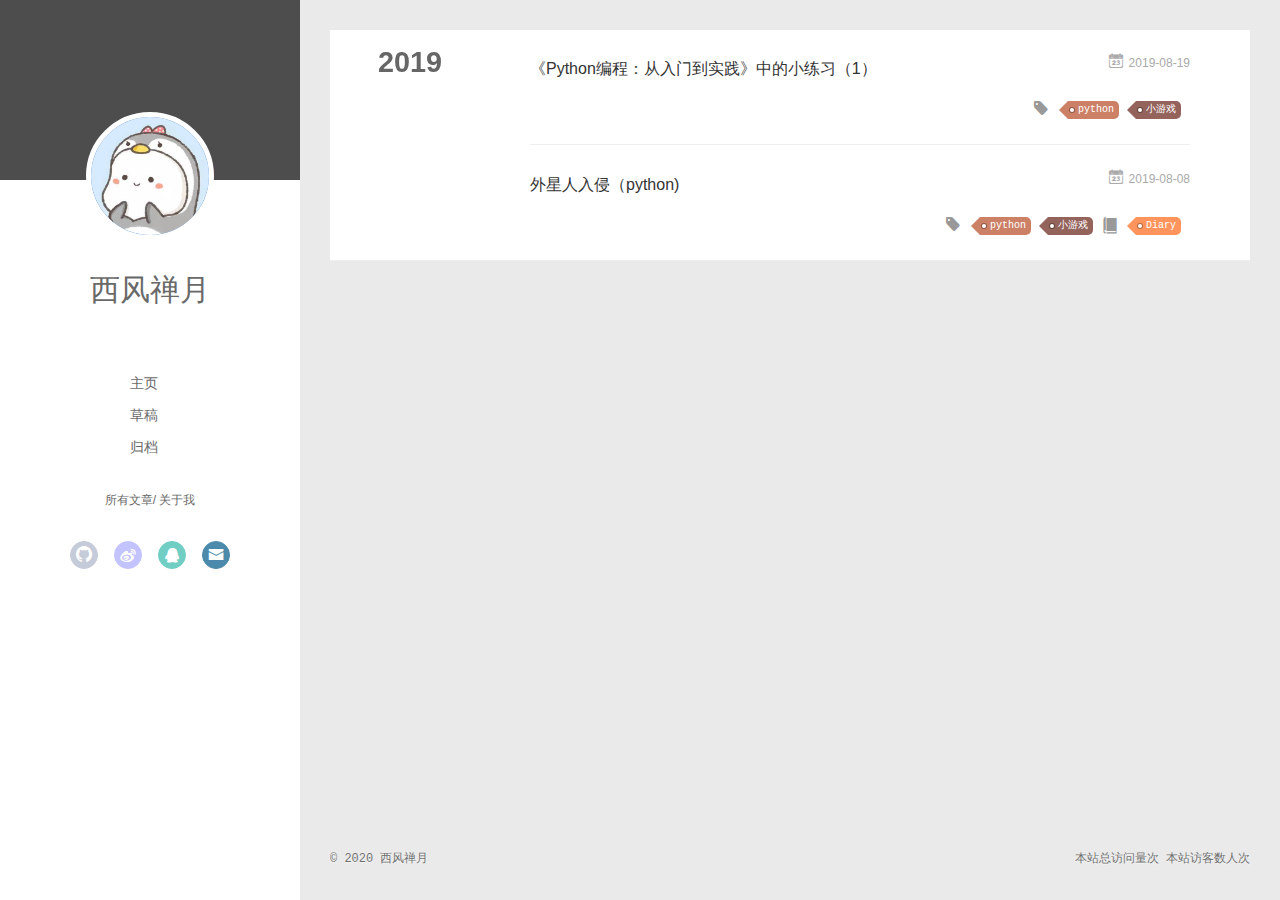
<file: archives/2019/08/index.html>
<!DOCTYPE html>
<html>
<head>
  <meta charset="utf-8">
  
  <meta name="renderer" content="webkit">
  <meta http-equiv="X-UA-Compatible" content="IE=edge" >
  <link rel="dns-prefetch" href="http://yoursite.com">
  <title>Archives: 2019/8 | Hexo</title>
  <meta name="viewport" content="width=device-width, initial-scale=1, maximum-scale=1">
  <meta property="og:type" content="website">
<meta property="og:title" content="Hexo">
<meta property="og:url" content="http://yoursite.com/archives/2019/08/index.html">
<meta property="og:site_name" content="Hexo">
<meta property="og:locale" content="en_US">
<meta property="article:author" content="西风禅月">
<meta name="twitter:card" content="summary">
  
    <link rel="alternative" href="/atom.xml" title="Hexo" type="application/atom+xml">
  
  
    <link rel="icon" href="/favicon.png">
  
  <link rel="stylesheet" type="text/css" href="/./main.0cf68a.css">
  <style type="text/css">
  
    #container.show {
      background: linear-gradient(200deg,#ccc,#000);
    }
  </style>
  

  

<meta name="generator" content="Hexo 4.2.0"></head>

<body>
  <div id="container" q-class="show:isCtnShow">
    <canvas id="anm-canvas" class="anm-canvas"></canvas>
    <div class="left-col" q-class="show:isShow">
      
<div class="overlay" style="background: #4d4d4d"></div>
<div class="intrude-less">
	<header id="header" class="inner">
		<a href="/" class="profilepic">
			<img src="/img/avater.jpg" class="js-avatar">
		</a>
		<hgroup>
		  <h1 class="header-author"><a href="/">西风禅月</a></h1>
		</hgroup>
		

		<nav class="header-menu">
			<ul>
			
				<li><a href="/">主页</a></li>
	        
				<li><a href="/">草稿</a></li>
	        
				<li><a href="/archives/index.html">归档</a></li>
	        
			</ul>
		</nav>
		<nav class="header-smart-menu">
    		
    			
    			<a q-on="click: openSlider(e, 'innerArchive')" href="javascript:void(0)">所有文章</a>
    			
            
    			
    			<a q-on="click: openSlider(e, 'aboutme')" href="javascript:void(0)">关于我</a>
    			
            
		</nav>
		<nav class="header-nav">
			<div class="social">
				
					<a class="github" target="_blank" href="https://github.com/Lvull/" title="github"><i class="icon-github"></i></a>
		        
					<a class="weibo" target="_blank" href="#" title="weibo"><i class="icon-weibo"></i></a>
		        
					<a class="qq" target="_blank" href="http://wpa.qq.com/msgrd?v=3&uin=1990531059&site=qq&menu=yes" title="qq"><i class="icon-qq"></i></a>
		        
					<a class="mail" target="_blank" href="mailto:13202878608@163.com" title="mail"><i class="icon-mail"></i></a>
		        
			</div>
		</nav>
	</header>		
</div>

    </div>
    <div class="mid-col" q-class="show:isShow,hide:isShow|isFalse">
      
<nav id="mobile-nav">
  	<div class="overlay js-overlay" style="background: #4d4d4d"></div>
	<div class="btnctn js-mobile-btnctn">
  		<div class="slider-trigger list" q-on="click: openSlider(e)"><i class="icon icon-sort"></i></div>
	</div>
	<div class="intrude-less">
		<header id="header" class="inner">
			<div class="profilepic">
				<img src="/img/avater.jpg" class="js-avatar">
			</div>
			<hgroup>
			  <h1 class="header-author js-header-author">西风禅月</h1>
			</hgroup>
			
			
			
				
			
				
			
				
			
			
			
			<nav class="header-nav">
				<div class="social">
					
						<a class="github" target="_blank" href="https://github.com/Lvull/" title="github"><i class="icon-github"></i></a>
			        
						<a class="weibo" target="_blank" href="#" title="weibo"><i class="icon-weibo"></i></a>
			        
						<a class="qq" target="_blank" href="http://wpa.qq.com/msgrd?v=3&uin=1990531059&site=qq&menu=yes" title="qq"><i class="icon-qq"></i></a>
			        
						<a class="mail" target="_blank" href="mailto:13202878608@163.com" title="mail"><i class="icon-mail"></i></a>
			        
				</div>
			</nav>

			<nav class="header-menu js-header-menu">
				<ul style="width: 70%">
				
				
					<li style="width: 33.333333333333336%"><a href="/">主页</a></li>
		        
					<li style="width: 33.333333333333336%"><a href="/">草稿</a></li>
		        
					<li style="width: 33.333333333333336%"><a href="/archives/index.html">归档</a></li>
		        
				</ul>
			</nav>
		</header>				
	</div>
	<div class="mobile-mask" style="display:none" q-show="isShow"></div>
</nav>

      <div id="wrapper" class="body-wrap">
        <div class="menu-l">
          <div class="canvas-wrap">
            <canvas data-colors="#eaeaea" data-sectionHeight="100" data-contentId="js-content" id="myCanvas1" class="anm-canvas"></canvas>
          </div>
          <div id="js-content" class="content-ll">
            
  
  
    
    
      
      
      <section class="archives-wrap">
        <div class="archive-year-wrap">
          <a href="/archives/2019" class="archive-year">2019</a>
        </div>
        <div class="archives">
    
    <article class="archive-article archive-type-post">
  <div class="archive-article-inner">
    <header class="archive-article-header">
      	<div class="article-meta">
	      	<a href="/2019/08/19/%E3%80%8APython%E7%BC%96%E7%A8%8B%EF%BC%9A%E4%BB%8E%E5%85%A5%E9%97%A8%E5%88%B0%E5%AE%9E%E8%B7%B5%E3%80%8B%E4%B8%AD%E7%9A%84%E5%B0%8F%E7%BB%83%E4%B9%A0%EF%BC%881%EF%BC%89/" class="archive-article-date">
  	<time datetime="2019-08-19T03:39:24.000Z" itemprop="datePublished"><i class="icon-calendar icon"></i>2019-08-19</time>
</a>
        </div>
    	 
  
    <h1 itemprop="name">
      <a class="archive-article-title" href="/2019/08/19/%E3%80%8APython%E7%BC%96%E7%A8%8B%EF%BC%9A%E4%BB%8E%E5%85%A5%E9%97%A8%E5%88%B0%E5%AE%9E%E8%B7%B5%E3%80%8B%E4%B8%AD%E7%9A%84%E5%B0%8F%E7%BB%83%E4%B9%A0%EF%BC%881%EF%BC%89/">《Python编程：从入门到实践》中的小练习（1）</a>
    </h1>
  

        <div class="article-info info-on-right">
          
	<div class="article-tag tagcloud">
		<i class="icon-price-tags icon"></i>
		<ul class="article-tag-list">
			 
        		<li class="article-tag-list-item">
        			<a href="javascript:void(0)" class="js-tag article-tag-list-link color2">python</a>
        		</li>
      		 
        		<li class="article-tag-list-item">
        			<a href="javascript:void(0)" class="js-tag article-tag-list-link color4">小游戏</a>
        		</li>
      		
		</ul>
	</div>

          

        </div>
        <div class="clearfix"></div>
    </header>
  </div>
</article>
  
    
    
    <article class="archive-article archive-type-post">
  <div class="archive-article-inner">
    <header class="archive-article-header">
      	<div class="article-meta">
	      	<a href="/2019/08/08/%E5%A4%96%E6%98%9F%E4%BA%BA%E5%85%A5%E4%BE%B5(python)/" class="archive-article-date">
  	<time datetime="2019-08-08T08:17:29.000Z" itemprop="datePublished"><i class="icon-calendar icon"></i>2019-08-08</time>
</a>
        </div>
    	 
  
    <h1 itemprop="name">
      <a class="archive-article-title" href="/2019/08/08/%E5%A4%96%E6%98%9F%E4%BA%BA%E5%85%A5%E4%BE%B5(python)/">外星人入侵（python)</a>
    </h1>
  

        <div class="article-info info-on-right">
          
	<div class="article-tag tagcloud">
		<i class="icon-price-tags icon"></i>
		<ul class="article-tag-list">
			 
        		<li class="article-tag-list-item">
        			<a href="javascript:void(0)" class="js-tag article-tag-list-link color2">python</a>
        		</li>
      		 
        		<li class="article-tag-list-item">
        			<a href="javascript:void(0)" class="js-tag article-tag-list-link color4">小游戏</a>
        		</li>
      		
		</ul>
	</div>

          
	<div class="article-category tagcloud">
		<i class="icon-book icon"></i>
		<ul class="article-tag-list">
			 
        		<li class="article-tag-list-item">
        			<a href="/categories/Diary//" class="article-tag-list-link color1">Diary</a>
        		</li>
      		
		</ul>
	</div>


        </div>
        <div class="clearfix"></div>
    </header>
  </div>
</article>
  
  
    </div></section>
  

    


          </div>
        </div>
      </div>
      <script async src="//busuanzi.ibruce.info/busuanzi/2.3/busuanzi.pure.mini.js"></script>
<footer id="footer">
  <div class="outer">
    <div id="footer-info">
    	<div class="footer-left">
    		&copy; 2020 西风禅月
    	</div>
      	<div class="footer-right">
			  <!-- <a href="http://hexo.io/" target="_blank">Hexo</a>  Theme <a href="https://github.com/litten/hexo-theme-yilia" target="_blank">Yilia</a> by Litten -->
			  <span id="busuanzi_container_site_pv">本站总访问量<span id="busuanzi_value_site_pv"></span>次</span>
			  <span id="busuanzi_container_site_uv">  本站访客数<span id="busuanzi_value_site_uv"></span>人次</span>
      	</div>
    </div>
  </div>
</footer>
    </div>
    
<script>
	var yiliaConfig = {
		mathjax: false,
		isHome: false,
		isPost: false,
		isArchive: true,
		isTag: false,
		isCategory: false,
		open_in_new: false,
		toc_hide_index: true,
		root: "/",
		innerArchive: true,
		showTags: false
	}
</script>

<script>!function(t){function n(e){if(r[e])return r[e].exports;var i=r[e]={exports:{},id:e,loaded:!1};return t[e].call(i.exports,i,i.exports,n),i.loaded=!0,i.exports}var r={};n.m=t,n.c=r,n.p="./",n(0)}([function(t,n,r){r(195),t.exports=r(191)},function(t,n,r){var e=r(3),i=r(52),o=r(27),u=r(28),c=r(53),f="prototype",a=function(t,n,r){var s,l,h,v,p=t&a.F,d=t&a.G,y=t&a.S,g=t&a.P,b=t&a.B,m=d?e:y?e[n]||(e[n]={}):(e[n]||{})[f],x=d?i:i[n]||(i[n]={}),w=x[f]||(x[f]={});d&&(r=n);for(s in r)l=!p&&m&&void 0!==m[s],h=(l?m:r)[s],v=b&&l?c(h,e):g&&"function"==typeof h?c(Function.call,h):h,m&&u(m,s,h,t&a.U),x[s]!=h&&o(x,s,v),g&&w[s]!=h&&(w[s]=h)};e.core=i,a.F=1,a.G=2,a.S=4,a.P=8,a.B=16,a.W=32,a.U=64,a.R=128,t.exports=a},function(t,n,r){var e=r(6);t.exports=function(t){if(!e(t))throw TypeError(t+" is not an object!");return t}},function(t,n){var r=t.exports="undefined"!=typeof window&&window.Math==Math?window:"undefined"!=typeof self&&self.Math==Math?self:Function("return this")();"number"==typeof __g&&(__g=r)},function(t,n){t.exports=function(t){try{return!!t()}catch(t){return!0}}},function(t,n){var r=t.exports="undefined"!=typeof window&&window.Math==Math?window:"undefined"!=typeof self&&self.Math==Math?self:Function("return this")();"number"==typeof __g&&(__g=r)},function(t,n){t.exports=function(t){return"object"==typeof t?null!==t:"function"==typeof t}},function(t,n,r){var e=r(126)("wks"),i=r(76),o=r(3).Symbol,u="function"==typeof o;(t.exports=function(t){return e[t]||(e[t]=u&&o[t]||(u?o:i)("Symbol."+t))}).store=e},function(t,n){var r={}.hasOwnProperty;t.exports=function(t,n){return r.call(t,n)}},function(t,n,r){var e=r(94),i=r(33);t.exports=function(t){return e(i(t))}},function(t,n,r){t.exports=!r(4)(function(){return 7!=Object.defineProperty({},"a",{get:function(){return 7}}).a})},function(t,n,r){var e=r(2),i=r(167),o=r(50),u=Object.defineProperty;n.f=r(10)?Object.defineProperty:function(t,n,r){if(e(t),n=o(n,!0),e(r),i)try{return u(t,n,r)}catch(t){}if("get"in r||"set"in r)throw TypeError("Accessors not supported!");return"value"in r&&(t[n]=r.value),t}},function(t,n,r){t.exports=!r(18)(function(){return 7!=Object.defineProperty({},"a",{get:function(){return 7}}).a})},function(t,n,r){var e=r(14),i=r(22);t.exports=r(12)?function(t,n,r){return e.f(t,n,i(1,r))}:function(t,n,r){return t[n]=r,t}},function(t,n,r){var e=r(20),i=r(58),o=r(42),u=Object.defineProperty;n.f=r(12)?Object.defineProperty:function(t,n,r){if(e(t),n=o(n,!0),e(r),i)try{return u(t,n,r)}catch(t){}if("get"in r||"set"in r)throw TypeError("Accessors not supported!");return"value"in r&&(t[n]=r.value),t}},function(t,n,r){var e=r(40)("wks"),i=r(23),o=r(5).Symbol,u="function"==typeof o;(t.exports=function(t){return e[t]||(e[t]=u&&o[t]||(u?o:i)("Symbol."+t))}).store=e},function(t,n,r){var e=r(67),i=Math.min;t.exports=function(t){return t>0?i(e(t),9007199254740991):0}},function(t,n,r){var e=r(46);t.exports=function(t){return Object(e(t))}},function(t,n){t.exports=function(t){try{return!!t()}catch(t){return!0}}},function(t,n,r){var e=r(63),i=r(34);t.exports=Object.keys||function(t){return e(t,i)}},function(t,n,r){var e=r(21);t.exports=function(t){if(!e(t))throw TypeError(t+" is not an object!");return t}},function(t,n){t.exports=function(t){return"object"==typeof t?null!==t:"function"==typeof t}},function(t,n){t.exports=function(t,n){return{enumerable:!(1&t),configurable:!(2&t),writable:!(4&t),value:n}}},function(t,n){var r=0,e=Math.random();t.exports=function(t){return"Symbol(".concat(void 0===t?"":t,")_",(++r+e).toString(36))}},function(t,n){var r={}.hasOwnProperty;t.exports=function(t,n){return r.call(t,n)}},function(t,n){var r=t.exports={version:"2.4.0"};"number"==typeof __e&&(__e=r)},function(t,n){t.exports=function(t){if("function"!=typeof t)throw TypeError(t+" is not a function!");return t}},function(t,n,r){var e=r(11),i=r(66);t.exports=r(10)?function(t,n,r){return e.f(t,n,i(1,r))}:function(t,n,r){return t[n]=r,t}},function(t,n,r){var e=r(3),i=r(27),o=r(24),u=r(76)("src"),c="toString",f=Function[c],a=(""+f).split(c);r(52).inspectSource=function(t){return f.call(t)},(t.exports=function(t,n,r,c){var f="function"==typeof r;f&&(o(r,"name")||i(r,"name",n)),t[n]!==r&&(f&&(o(r,u)||i(r,u,t[n]?""+t[n]:a.join(String(n)))),t===e?t[n]=r:c?t[n]?t[n]=r:i(t,n,r):(delete t[n],i(t,n,r)))})(Function.prototype,c,function(){return"function"==typeof this&&this[u]||f.call(this)})},function(t,n,r){var e=r(1),i=r(4),o=r(46),u=function(t,n,r,e){var i=String(o(t)),u="<"+n;return""!==r&&(u+=" "+r+'="'+String(e).replace(/"/g,"&quot;")+'"'),u+">"+i+"</"+n+">"};t.exports=function(t,n){var r={};r[t]=n(u),e(e.P+e.F*i(function(){var n=""[t]('"');return n!==n.toLowerCase()||n.split('"').length>3}),"String",r)}},function(t,n,r){var e=r(115),i=r(46);t.exports=function(t){return e(i(t))}},function(t,n,r){var e=r(116),i=r(66),o=r(30),u=r(50),c=r(24),f=r(167),a=Object.getOwnPropertyDescriptor;n.f=r(10)?a:function(t,n){if(t=o(t),n=u(n,!0),f)try{return a(t,n)}catch(t){}if(c(t,n))return i(!e.f.call(t,n),t[n])}},function(t,n,r){var e=r(24),i=r(17),o=r(145)("IE_PROTO"),u=Object.prototype;t.exports=Object.getPrototypeOf||function(t){return t=i(t),e(t,o)?t[o]:"function"==typeof t.constructor&&t instanceof t.constructor?t.constructor.prototype:t instanceof Object?u:null}},function(t,n){t.exports=function(t){if(void 0==t)throw TypeError("Can't call method on  "+t);return t}},function(t,n){t.exports="constructor,hasOwnProperty,isPrototypeOf,propertyIsEnumerable,toLocaleString,toString,valueOf".split(",")},function(t,n){t.exports={}},function(t,n){t.exports=!0},function(t,n){n.f={}.propertyIsEnumerable},function(t,n,r){var e=r(14).f,i=r(8),o=r(15)("toStringTag");t.exports=function(t,n,r){t&&!i(t=r?t:t.prototype,o)&&e(t,o,{configurable:!0,value:n})}},function(t,n,r){var e=r(40)("keys"),i=r(23);t.exports=function(t){return e[t]||(e[t]=i(t))}},function(t,n,r){var e=r(5),i="__core-js_shared__",o=e[i]||(e[i]={});t.exports=function(t){return o[t]||(o[t]={})}},function(t,n){var r=Math.ceil,e=Math.floor;t.exports=function(t){return isNaN(t=+t)?0:(t>0?e:r)(t)}},function(t,n,r){var e=r(21);t.exports=function(t,n){if(!e(t))return t;var r,i;if(n&&"function"==typeof(r=t.toString)&&!e(i=r.call(t)))return i;if("function"==typeof(r=t.valueOf)&&!e(i=r.call(t)))return i;if(!n&&"function"==typeof(r=t.toString)&&!e(i=r.call(t)))return i;throw TypeError("Can't convert object to primitive value")}},function(t,n,r){var e=r(5),i=r(25),o=r(36),u=r(44),c=r(14).f;t.exports=function(t){var n=i.Symbol||(i.Symbol=o?{}:e.Symbol||{});"_"==t.charAt(0)||t in n||c(n,t,{value:u.f(t)})}},function(t,n,r){n.f=r(15)},function(t,n){var r={}.toString;t.exports=function(t){return r.call(t).slice(8,-1)}},function(t,n){t.exports=function(t){if(void 0==t)throw TypeError("Can't call method on  "+t);return t}},function(t,n,r){var e=r(4);t.exports=function(t,n){return!!t&&e(function(){n?t.call(null,function(){},1):t.call(null)})}},function(t,n,r){var e=r(53),i=r(115),o=r(17),u=r(16),c=r(203);t.exports=function(t,n){var r=1==t,f=2==t,a=3==t,s=4==t,l=6==t,h=5==t||l,v=n||c;return function(n,c,p){for(var d,y,g=o(n),b=i(g),m=e(c,p,3),x=u(b.length),w=0,S=r?v(n,x):f?v(n,0):void 0;x>w;w++)if((h||w in b)&&(d=b[w],y=m(d,w,g),t))if(r)S[w]=y;else if(y)switch(t){case 3:return!0;case 5:return d;case 6:return w;case 2:S.push(d)}else if(s)return!1;return l?-1:a||s?s:S}}},function(t,n,r){var e=r(1),i=r(52),o=r(4);t.exports=function(t,n){var r=(i.Object||{})[t]||Object[t],u={};u[t]=n(r),e(e.S+e.F*o(function(){r(1)}),"Object",u)}},function(t,n,r){var e=r(6);t.exports=function(t,n){if(!e(t))return t;var r,i;if(n&&"function"==typeof(r=t.toString)&&!e(i=r.call(t)))return i;if("function"==typeof(r=t.valueOf)&&!e(i=r.call(t)))return i;if(!n&&"function"==typeof(r=t.toString)&&!e(i=r.call(t)))return i;throw TypeError("Can't convert object to primitive value")}},function(t,n,r){var e=r(5),i=r(25),o=r(91),u=r(13),c="prototype",f=function(t,n,r){var a,s,l,h=t&f.F,v=t&f.G,p=t&f.S,d=t&f.P,y=t&f.B,g=t&f.W,b=v?i:i[n]||(i[n]={}),m=b[c],x=v?e:p?e[n]:(e[n]||{})[c];v&&(r=n);for(a in r)(s=!h&&x&&void 0!==x[a])&&a in b||(l=s?x[a]:r[a],b[a]=v&&"function"!=typeof x[a]?r[a]:y&&s?o(l,e):g&&x[a]==l?function(t){var n=function(n,r,e){if(this instanceof t){switch(arguments.length){case 0:return new t;case 1:return new t(n);case 2:return new t(n,r)}return new t(n,r,e)}return t.apply(this,arguments)};return n[c]=t[c],n}(l):d&&"function"==typeof l?o(Function.call,l):l,d&&((b.virtual||(b.virtual={}))[a]=l,t&f.R&&m&&!m[a]&&u(m,a,l)))};f.F=1,f.G=2,f.S=4,f.P=8,f.B=16,f.W=32,f.U=64,f.R=128,t.exports=f},function(t,n){var r=t.exports={version:"2.4.0"};"number"==typeof __e&&(__e=r)},function(t,n,r){var e=r(26);t.exports=function(t,n,r){if(e(t),void 0===n)return t;switch(r){case 1:return function(r){return t.call(n,r)};case 2:return function(r,e){return t.call(n,r,e)};case 3:return function(r,e,i){return t.call(n,r,e,i)}}return function(){return t.apply(n,arguments)}}},function(t,n,r){var e=r(183),i=r(1),o=r(126)("metadata"),u=o.store||(o.store=new(r(186))),c=function(t,n,r){var i=u.get(t);if(!i){if(!r)return;u.set(t,i=new e)}var o=i.get(n);if(!o){if(!r)return;i.set(n,o=new e)}return o},f=function(t,n,r){var e=c(n,r,!1);return void 0!==e&&e.has(t)},a=function(t,n,r){var e=c(n,r,!1);return void 0===e?void 0:e.get(t)},s=function(t,n,r,e){c(r,e,!0).set(t,n)},l=function(t,n){var r=c(t,n,!1),e=[];return r&&r.forEach(function(t,n){e.push(n)}),e},h=function(t){return void 0===t||"symbol"==typeof t?t:String(t)},v=function(t){i(i.S,"Reflect",t)};t.exports={store:u,map:c,has:f,get:a,set:s,keys:l,key:h,exp:v}},function(t,n,r){"use strict";if(r(10)){var e=r(69),i=r(3),o=r(4),u=r(1),c=r(127),f=r(152),a=r(53),s=r(68),l=r(66),h=r(27),v=r(73),p=r(67),d=r(16),y=r(75),g=r(50),b=r(24),m=r(180),x=r(114),w=r(6),S=r(17),_=r(137),O=r(70),E=r(32),P=r(71).f,j=r(154),F=r(76),M=r(7),A=r(48),N=r(117),T=r(146),I=r(155),k=r(80),L=r(123),R=r(74),C=r(130),D=r(160),U=r(11),W=r(31),G=U.f,B=W.f,V=i.RangeError,z=i.TypeError,q=i.Uint8Array,K="ArrayBuffer",J="Shared"+K,Y="BYTES_PER_ELEMENT",H="prototype",$=Array[H],X=f.ArrayBuffer,Q=f.DataView,Z=A(0),tt=A(2),nt=A(3),rt=A(4),et=A(5),it=A(6),ot=N(!0),ut=N(!1),ct=I.values,ft=I.keys,at=I.entries,st=$.lastIndexOf,lt=$.reduce,ht=$.reduceRight,vt=$.join,pt=$.sort,dt=$.slice,yt=$.toString,gt=$.toLocaleString,bt=M("iterator"),mt=M("toStringTag"),xt=F("typed_constructor"),wt=F("def_constructor"),St=c.CONSTR,_t=c.TYPED,Ot=c.VIEW,Et="Wrong length!",Pt=A(1,function(t,n){return Tt(T(t,t[wt]),n)}),jt=o(function(){return 1===new q(new Uint16Array([1]).buffer)[0]}),Ft=!!q&&!!q[H].set&&o(function(){new q(1).set({})}),Mt=function(t,n){if(void 0===t)throw z(Et);var r=+t,e=d(t);if(n&&!m(r,e))throw V(Et);return e},At=function(t,n){var r=p(t);if(r<0||r%n)throw V("Wrong offset!");return r},Nt=function(t){if(w(t)&&_t in t)return t;throw z(t+" is not a typed array!")},Tt=function(t,n){if(!(w(t)&&xt in t))throw z("It is not a typed array constructor!");return new t(n)},It=function(t,n){return kt(T(t,t[wt]),n)},kt=function(t,n){for(var r=0,e=n.length,i=Tt(t,e);e>r;)i[r]=n[r++];return i},Lt=function(t,n,r){G(t,n,{get:function(){return this._d[r]}})},Rt=function(t){var n,r,e,i,o,u,c=S(t),f=arguments.length,s=f>1?arguments[1]:void 0,l=void 0!==s,h=j(c);if(void 0!=h&&!_(h)){for(u=h.call(c),e=[],n=0;!(o=u.next()).done;n++)e.push(o.value);c=e}for(l&&f>2&&(s=a(s,arguments[2],2)),n=0,r=d(c.length),i=Tt(this,r);r>n;n++)i[n]=l?s(c[n],n):c[n];return i},Ct=function(){for(var t=0,n=arguments.length,r=Tt(this,n);n>t;)r[t]=arguments[t++];return r},Dt=!!q&&o(function(){gt.call(new q(1))}),Ut=function(){return gt.apply(Dt?dt.call(Nt(this)):Nt(this),arguments)},Wt={copyWithin:function(t,n){return D.call(Nt(this),t,n,arguments.length>2?arguments[2]:void 0)},every:function(t){return rt(Nt(this),t,arguments.length>1?arguments[1]:void 0)},fill:function(t){return C.apply(Nt(this),arguments)},filter:function(t){return It(this,tt(Nt(this),t,arguments.length>1?arguments[1]:void 0))},find:function(t){return et(Nt(this),t,arguments.length>1?arguments[1]:void 0)},findIndex:function(t){return it(Nt(this),t,arguments.length>1?arguments[1]:void 0)},forEach:function(t){Z(Nt(this),t,arguments.length>1?arguments[1]:void 0)},indexOf:function(t){return ut(Nt(this),t,arguments.length>1?arguments[1]:void 0)},includes:function(t){return ot(Nt(this),t,arguments.length>1?arguments[1]:void 0)},join:function(t){return vt.apply(Nt(this),arguments)},lastIndexOf:function(t){return st.apply(Nt(this),arguments)},map:function(t){return Pt(Nt(this),t,arguments.length>1?arguments[1]:void 0)},reduce:function(t){return lt.apply(Nt(this),arguments)},reduceRight:function(t){return ht.apply(Nt(this),arguments)},reverse:function(){for(var t,n=this,r=Nt(n).length,e=Math.floor(r/2),i=0;i<e;)t=n[i],n[i++]=n[--r],n[r]=t;return n},some:function(t){return nt(Nt(this),t,arguments.length>1?arguments[1]:void 0)},sort:function(t){return pt.call(Nt(this),t)},subarray:function(t,n){var r=Nt(this),e=r.length,i=y(t,e);return new(T(r,r[wt]))(r.buffer,r.byteOffset+i*r.BYTES_PER_ELEMENT,d((void 0===n?e:y(n,e))-i))}},Gt=function(t,n){return It(this,dt.call(Nt(this),t,n))},Bt=function(t){Nt(this);var n=At(arguments[1],1),r=this.length,e=S(t),i=d(e.length),o=0;if(i+n>r)throw V(Et);for(;o<i;)this[n+o]=e[o++]},Vt={entries:function(){return at.call(Nt(this))},keys:function(){return ft.call(Nt(this))},values:function(){return ct.call(Nt(this))}},zt=function(t,n){return w(t)&&t[_t]&&"symbol"!=typeof n&&n in t&&String(+n)==String(n)},qt=function(t,n){return zt(t,n=g(n,!0))?l(2,t[n]):B(t,n)},Kt=function(t,n,r){return!(zt(t,n=g(n,!0))&&w(r)&&b(r,"value"))||b(r,"get")||b(r,"set")||r.configurable||b(r,"writable")&&!r.writable||b(r,"enumerable")&&!r.enumerable?G(t,n,r):(t[n]=r.value,t)};St||(W.f=qt,U.f=Kt),u(u.S+u.F*!St,"Object",{getOwnPropertyDescriptor:qt,defineProperty:Kt}),o(function(){yt.call({})})&&(yt=gt=function(){return vt.call(this)});var Jt=v({},Wt);v(Jt,Vt),h(Jt,bt,Vt.values),v(Jt,{slice:Gt,set:Bt,constructor:function(){},toString:yt,toLocaleString:Ut}),Lt(Jt,"buffer","b"),Lt(Jt,"byteOffset","o"),Lt(Jt,"byteLength","l"),Lt(Jt,"length","e"),G(Jt,mt,{get:function(){return this[_t]}}),t.exports=function(t,n,r,f){f=!!f;var a=t+(f?"Clamped":"")+"Array",l="Uint8Array"!=a,v="get"+t,p="set"+t,y=i[a],g=y||{},b=y&&E(y),m=!y||!c.ABV,S={},_=y&&y[H],j=function(t,r){var e=t._d;return e.v[v](r*n+e.o,jt)},F=function(t,r,e){var i=t._d;f&&(e=(e=Math.round(e))<0?0:e>255?255:255&e),i.v[p](r*n+i.o,e,jt)},M=function(t,n){G(t,n,{get:function(){return j(this,n)},set:function(t){return F(this,n,t)},enumerable:!0})};m?(y=r(function(t,r,e,i){s(t,y,a,"_d");var o,u,c,f,l=0,v=0;if(w(r)){if(!(r instanceof X||(f=x(r))==K||f==J))return _t in r?kt(y,r):Rt.call(y,r);o=r,v=At(e,n);var p=r.byteLength;if(void 0===i){if(p%n)throw V(Et);if((u=p-v)<0)throw V(Et)}else if((u=d(i)*n)+v>p)throw V(Et);c=u/n}else c=Mt(r,!0),u=c*n,o=new X(u);for(h(t,"_d",{b:o,o:v,l:u,e:c,v:new Q(o)});l<c;)M(t,l++)}),_=y[H]=O(Jt),h(_,"constructor",y)):L(function(t){new y(null),new y(t)},!0)||(y=r(function(t,r,e,i){s(t,y,a);var o;return w(r)?r instanceof X||(o=x(r))==K||o==J?void 0!==i?new g(r,At(e,n),i):void 0!==e?new g(r,At(e,n)):new g(r):_t in r?kt(y,r):Rt.call(y,r):new g(Mt(r,l))}),Z(b!==Function.prototype?P(g).concat(P(b)):P(g),function(t){t in y||h(y,t,g[t])}),y[H]=_,e||(_.constructor=y));var A=_[bt],N=!!A&&("values"==A.name||void 0==A.name),T=Vt.values;h(y,xt,!0),h(_,_t,a),h(_,Ot,!0),h(_,wt,y),(f?new y(1)[mt]==a:mt in _)||G(_,mt,{get:function(){return a}}),S[a]=y,u(u.G+u.W+u.F*(y!=g),S),u(u.S,a,{BYTES_PER_ELEMENT:n,from:Rt,of:Ct}),Y in _||h(_,Y,n),u(u.P,a,Wt),R(a),u(u.P+u.F*Ft,a,{set:Bt}),u(u.P+u.F*!N,a,Vt),u(u.P+u.F*(_.toString!=yt),a,{toString:yt}),u(u.P+u.F*o(function(){new y(1).slice()}),a,{slice:Gt}),u(u.P+u.F*(o(function(){return[1,2].toLocaleString()!=new y([1,2]).toLocaleString()})||!o(function(){_.toLocaleString.call([1,2])})),a,{toLocaleString:Ut}),k[a]=N?A:T,e||N||h(_,bt,T)}}else t.exports=function(){}},function(t,n){var r={}.toString;t.exports=function(t){return r.call(t).slice(8,-1)}},function(t,n,r){var e=r(21),i=r(5).document,o=e(i)&&e(i.createElement);t.exports=function(t){return o?i.createElement(t):{}}},function(t,n,r){t.exports=!r(12)&&!r(18)(function(){return 7!=Object.defineProperty(r(57)("div"),"a",{get:function(){return 7}}).a})},function(t,n,r){"use strict";var e=r(36),i=r(51),o=r(64),u=r(13),c=r(8),f=r(35),a=r(96),s=r(38),l=r(103),h=r(15)("iterator"),v=!([].keys&&"next"in[].keys()),p="keys",d="values",y=function(){return this};t.exports=function(t,n,r,g,b,m,x){a(r,n,g);var w,S,_,O=function(t){if(!v&&t in F)return F[t];switch(t){case p:case d:return function(){return new r(this,t)}}return function(){return new r(this,t)}},E=n+" Iterator",P=b==d,j=!1,F=t.prototype,M=F[h]||F["@@iterator"]||b&&F[b],A=M||O(b),N=b?P?O("entries"):A:void 0,T="Array"==n?F.entries||M:M;if(T&&(_=l(T.call(new t)))!==Object.prototype&&(s(_,E,!0),e||c(_,h)||u(_,h,y)),P&&M&&M.name!==d&&(j=!0,A=function(){return M.call(this)}),e&&!x||!v&&!j&&F[h]||u(F,h,A),f[n]=A,f[E]=y,b)if(w={values:P?A:O(d),keys:m?A:O(p),entries:N},x)for(S in w)S in F||o(F,S,w[S]);else i(i.P+i.F*(v||j),n,w);return w}},function(t,n,r){var e=r(20),i=r(100),o=r(34),u=r(39)("IE_PROTO"),c=function(){},f="prototype",a=function(){var t,n=r(57)("iframe"),e=o.length;for(n.style.display="none",r(93).appendChild(n),n.src="javascript:",t=n.contentWindow.document,t.open(),t.write("<script>document.F=Object<\/script>"),t.close(),a=t.F;e--;)delete a[f][o[e]];return a()};t.exports=Object.create||function(t,n){var r;return null!==t?(c[f]=e(t),r=new c,c[f]=null,r[u]=t):r=a(),void 0===n?r:i(r,n)}},function(t,n,r){var e=r(63),i=r(34).concat("length","prototype");n.f=Object.getOwnPropertyNames||function(t){return e(t,i)}},function(t,n){n.f=Object.getOwnPropertySymbols},function(t,n,r){var e=r(8),i=r(9),o=r(90)(!1),u=r(39)("IE_PROTO");t.exports=function(t,n){var r,c=i(t),f=0,a=[];for(r in c)r!=u&&e(c,r)&&a.push(r);for(;n.length>f;)e(c,r=n[f++])&&(~o(a,r)||a.push(r));return a}},function(t,n,r){t.exports=r(13)},function(t,n,r){var e=r(76)("meta"),i=r(6),o=r(24),u=r(11).f,c=0,f=Object.isExtensible||function(){return!0},a=!r(4)(function(){return f(Object.preventExtensions({}))}),s=function(t){u(t,e,{value:{i:"O"+ ++c,w:{}}})},l=function(t,n){if(!i(t))return"symbol"==typeof t?t:("string"==typeof t?"S":"P")+t;if(!o(t,e)){if(!f(t))return"F";if(!n)return"E";s(t)}return t[e].i},h=function(t,n){if(!o(t,e)){if(!f(t))return!0;if(!n)return!1;s(t)}return t[e].w},v=function(t){return a&&p.NEED&&f(t)&&!o(t,e)&&s(t),t},p=t.exports={KEY:e,NEED:!1,fastKey:l,getWeak:h,onFreeze:v}},function(t,n){t.exports=function(t,n){return{enumerable:!(1&t),configurable:!(2&t),writable:!(4&t),value:n}}},function(t,n){var r=Math.ceil,e=Math.floor;t.exports=function(t){return isNaN(t=+t)?0:(t>0?e:r)(t)}},function(t,n){t.exports=function(t,n,r,e){if(!(t instanceof n)||void 0!==e&&e in t)throw TypeError(r+": incorrect invocation!");return t}},function(t,n){t.exports=!1},function(t,n,r){var e=r(2),i=r(173),o=r(133),u=r(145)("IE_PROTO"),c=function(){},f="prototype",a=function(){var t,n=r(132)("iframe"),e=o.length;for(n.style.display="none",r(135).appendChild(n),n.src="javascript:",t=n.contentWindow.document,t.open(),t.write("<script>document.F=Object<\/script>"),t.close(),a=t.F;e--;)delete a[f][o[e]];return a()};t.exports=Object.create||function(t,n){var r;return null!==t?(c[f]=e(t),r=new c,c[f]=null,r[u]=t):r=a(),void 0===n?r:i(r,n)}},function(t,n,r){var e=r(175),i=r(133).concat("length","prototype");n.f=Object.getOwnPropertyNames||function(t){return e(t,i)}},function(t,n,r){var e=r(175),i=r(133);t.exports=Object.keys||function(t){return e(t,i)}},function(t,n,r){var e=r(28);t.exports=function(t,n,r){for(var i in n)e(t,i,n[i],r);return t}},function(t,n,r){"use strict";var e=r(3),i=r(11),o=r(10),u=r(7)("species");t.exports=function(t){var n=e[t];o&&n&&!n[u]&&i.f(n,u,{configurable:!0,get:function(){return this}})}},function(t,n,r){var e=r(67),i=Math.max,o=Math.min;t.exports=function(t,n){return t=e(t),t<0?i(t+n,0):o(t,n)}},function(t,n){var r=0,e=Math.random();t.exports=function(t){return"Symbol(".concat(void 0===t?"":t,")_",(++r+e).toString(36))}},function(t,n,r){var e=r(33);t.exports=function(t){return Object(e(t))}},function(t,n,r){var e=r(7)("unscopables"),i=Array.prototype;void 0==i[e]&&r(27)(i,e,{}),t.exports=function(t){i[e][t]=!0}},function(t,n,r){var e=r(53),i=r(169),o=r(137),u=r(2),c=r(16),f=r(154),a={},s={},n=t.exports=function(t,n,r,l,h){var v,p,d,y,g=h?function(){return t}:f(t),b=e(r,l,n?2:1),m=0;if("function"!=typeof g)throw TypeError(t+" is not iterable!");if(o(g)){for(v=c(t.length);v>m;m++)if((y=n?b(u(p=t[m])[0],p[1]):b(t[m]))===a||y===s)return y}else for(d=g.call(t);!(p=d.next()).done;)if((y=i(d,b,p.value,n))===a||y===s)return y};n.BREAK=a,n.RETURN=s},function(t,n){t.exports={}},function(t,n,r){var e=r(11).f,i=r(24),o=r(7)("toStringTag");t.exports=function(t,n,r){t&&!i(t=r?t:t.prototype,o)&&e(t,o,{configurable:!0,value:n})}},function(t,n,r){var e=r(1),i=r(46),o=r(4),u=r(150),c="["+u+"]",f="​",a=RegExp("^"+c+c+"*"),s=RegExp(c+c+"*$"),l=function(t,n,r){var i={},c=o(function(){return!!u[t]()||f[t]()!=f}),a=i[t]=c?n(h):u[t];r&&(i[r]=a),e(e.P+e.F*c,"String",i)},h=l.trim=function(t,n){return t=String(i(t)),1&n&&(t=t.replace(a,"")),2&n&&(t=t.replace(s,"")),t};t.exports=l},function(t,n,r){t.exports={default:r(86),__esModule:!0}},function(t,n,r){t.exports={default:r(87),__esModule:!0}},function(t,n,r){"use strict";function e(t){return t&&t.__esModule?t:{default:t}}n.__esModule=!0;var i=r(84),o=e(i),u=r(83),c=e(u),f="function"==typeof c.default&&"symbol"==typeof o.default?function(t){return typeof t}:function(t){return t&&"function"==typeof c.default&&t.constructor===c.default&&t!==c.default.prototype?"symbol":typeof t};n.default="function"==typeof c.default&&"symbol"===f(o.default)?function(t){return void 0===t?"undefined":f(t)}:function(t){return t&&"function"==typeof c.default&&t.constructor===c.default&&t!==c.default.prototype?"symbol":void 0===t?"undefined":f(t)}},function(t,n,r){r(110),r(108),r(111),r(112),t.exports=r(25).Symbol},function(t,n,r){r(109),r(113),t.exports=r(44).f("iterator")},function(t,n){t.exports=function(t){if("function"!=typeof t)throw TypeError(t+" is not a function!");return t}},function(t,n){t.exports=function(){}},function(t,n,r){var e=r(9),i=r(106),o=r(105);t.exports=function(t){return function(n,r,u){var c,f=e(n),a=i(f.length),s=o(u,a);if(t&&r!=r){for(;a>s;)if((c=f[s++])!=c)return!0}else for(;a>s;s++)if((t||s in f)&&f[s]===r)return t||s||0;return!t&&-1}}},function(t,n,r){var e=r(88);t.exports=function(t,n,r){if(e(t),void 0===n)return t;switch(r){case 1:return function(r){return t.call(n,r)};case 2:return function(r,e){return t.call(n,r,e)};case 3:return function(r,e,i){return t.call(n,r,e,i)}}return function(){return t.apply(n,arguments)}}},function(t,n,r){var e=r(19),i=r(62),o=r(37);t.exports=function(t){var n=e(t),r=i.f;if(r)for(var u,c=r(t),f=o.f,a=0;c.length>a;)f.call(t,u=c[a++])&&n.push(u);return n}},function(t,n,r){t.exports=r(5).document&&document.documentElement},function(t,n,r){var e=r(56);t.exports=Object("z").propertyIsEnumerable(0)?Object:function(t){return"String"==e(t)?t.split(""):Object(t)}},function(t,n,r){var e=r(56);t.exports=Array.isArray||function(t){return"Array"==e(t)}},function(t,n,r){"use strict";var e=r(60),i=r(22),o=r(38),u={};r(13)(u,r(15)("iterator"),function(){return this}),t.exports=function(t,n,r){t.prototype=e(u,{next:i(1,r)}),o(t,n+" Iterator")}},function(t,n){t.exports=function(t,n){return{value:n,done:!!t}}},function(t,n,r){var e=r(19),i=r(9);t.exports=function(t,n){for(var r,o=i(t),u=e(o),c=u.length,f=0;c>f;)if(o[r=u[f++]]===n)return r}},function(t,n,r){var e=r(23)("meta"),i=r(21),o=r(8),u=r(14).f,c=0,f=Object.isExtensible||function(){return!0},a=!r(18)(function(){return f(Object.preventExtensions({}))}),s=function(t){u(t,e,{value:{i:"O"+ ++c,w:{}}})},l=function(t,n){if(!i(t))return"symbol"==typeof t?t:("string"==typeof t?"S":"P")+t;if(!o(t,e)){if(!f(t))return"F";if(!n)return"E";s(t)}return t[e].i},h=function(t,n){if(!o(t,e)){if(!f(t))return!0;if(!n)return!1;s(t)}return t[e].w},v=function(t){return a&&p.NEED&&f(t)&&!o(t,e)&&s(t),t},p=t.exports={KEY:e,NEED:!1,fastKey:l,getWeak:h,onFreeze:v}},function(t,n,r){var e=r(14),i=r(20),o=r(19);t.exports=r(12)?Object.defineProperties:function(t,n){i(t);for(var r,u=o(n),c=u.length,f=0;c>f;)e.f(t,r=u[f++],n[r]);return t}},function(t,n,r){var e=r(37),i=r(22),o=r(9),u=r(42),c=r(8),f=r(58),a=Object.getOwnPropertyDescriptor;n.f=r(12)?a:function(t,n){if(t=o(t),n=u(n,!0),f)try{return a(t,n)}catch(t){}if(c(t,n))return i(!e.f.call(t,n),t[n])}},function(t,n,r){var e=r(9),i=r(61).f,o={}.toString,u="object"==typeof window&&window&&Object.getOwnPropertyNames?Object.getOwnPropertyNames(window):[],c=function(t){try{return i(t)}catch(t){return u.slice()}};t.exports.f=function(t){return u&&"[object Window]"==o.call(t)?c(t):i(e(t))}},function(t,n,r){var e=r(8),i=r(77),o=r(39)("IE_PROTO"),u=Object.prototype;t.exports=Object.getPrototypeOf||function(t){return t=i(t),e(t,o)?t[o]:"function"==typeof t.constructor&&t instanceof t.constructor?t.constructor.prototype:t instanceof Object?u:null}},function(t,n,r){var e=r(41),i=r(33);t.exports=function(t){return function(n,r){var o,u,c=String(i(n)),f=e(r),a=c.length;return f<0||f>=a?t?"":void 0:(o=c.charCodeAt(f),o<55296||o>56319||f+1===a||(u=c.charCodeAt(f+1))<56320||u>57343?t?c.charAt(f):o:t?c.slice(f,f+2):u-56320+(o-55296<<10)+65536)}}},function(t,n,r){var e=r(41),i=Math.max,o=Math.min;t.exports=function(t,n){return t=e(t),t<0?i(t+n,0):o(t,n)}},function(t,n,r){var e=r(41),i=Math.min;t.exports=function(t){return t>0?i(e(t),9007199254740991):0}},function(t,n,r){"use strict";var e=r(89),i=r(97),o=r(35),u=r(9);t.exports=r(59)(Array,"Array",function(t,n){this._t=u(t),this._i=0,this._k=n},function(){var t=this._t,n=this._k,r=this._i++;return!t||r>=t.length?(this._t=void 0,i(1)):"keys"==n?i(0,r):"values"==n?i(0,t[r]):i(0,[r,t[r]])},"values"),o.Arguments=o.Array,e("keys"),e("values"),e("entries")},function(t,n){},function(t,n,r){"use strict";var e=r(104)(!0);r(59)(String,"String",function(t){this._t=String(t),this._i=0},function(){var t,n=this._t,r=this._i;return r>=n.length?{value:void 0,done:!0}:(t=e(n,r),this._i+=t.length,{value:t,done:!1})})},function(t,n,r){"use strict";var e=r(5),i=r(8),o=r(12),u=r(51),c=r(64),f=r(99).KEY,a=r(18),s=r(40),l=r(38),h=r(23),v=r(15),p=r(44),d=r(43),y=r(98),g=r(92),b=r(95),m=r(20),x=r(9),w=r(42),S=r(22),_=r(60),O=r(102),E=r(101),P=r(14),j=r(19),F=E.f,M=P.f,A=O.f,N=e.Symbol,T=e.JSON,I=T&&T.stringify,k="prototype",L=v("_hidden"),R=v("toPrimitive"),C={}.propertyIsEnumerable,D=s("symbol-registry"),U=s("symbols"),W=s("op-symbols"),G=Object[k],B="function"==typeof N,V=e.QObject,z=!V||!V[k]||!V[k].findChild,q=o&&a(function(){return 7!=_(M({},"a",{get:function(){return M(this,"a",{value:7}).a}})).a})?function(t,n,r){var e=F(G,n);e&&delete G[n],M(t,n,r),e&&t!==G&&M(G,n,e)}:M,K=function(t){var n=U[t]=_(N[k]);return n._k=t,n},J=B&&"symbol"==typeof N.iterator?function(t){return"symbol"==typeof t}:function(t){return t instanceof N},Y=function(t,n,r){return t===G&&Y(W,n,r),m(t),n=w(n,!0),m(r),i(U,n)?(r.enumerable?(i(t,L)&&t[L][n]&&(t[L][n]=!1),r=_(r,{enumerable:S(0,!1)})):(i(t,L)||M(t,L,S(1,{})),t[L][n]=!0),q(t,n,r)):M(t,n,r)},H=function(t,n){m(t);for(var r,e=g(n=x(n)),i=0,o=e.length;o>i;)Y(t,r=e[i++],n[r]);return t},$=function(t,n){return void 0===n?_(t):H(_(t),n)},X=function(t){var n=C.call(this,t=w(t,!0));return!(this===G&&i(U,t)&&!i(W,t))&&(!(n||!i(this,t)||!i(U,t)||i(this,L)&&this[L][t])||n)},Q=function(t,n){if(t=x(t),n=w(n,!0),t!==G||!i(U,n)||i(W,n)){var r=F(t,n);return!r||!i(U,n)||i(t,L)&&t[L][n]||(r.enumerable=!0),r}},Z=function(t){for(var n,r=A(x(t)),e=[],o=0;r.length>o;)i(U,n=r[o++])||n==L||n==f||e.push(n);return e},tt=function(t){for(var n,r=t===G,e=A(r?W:x(t)),o=[],u=0;e.length>u;)!i(U,n=e[u++])||r&&!i(G,n)||o.push(U[n]);return o};B||(N=function(){if(this instanceof N)throw TypeError("Symbol is not a constructor!");var t=h(arguments.length>0?arguments[0]:void 0),n=function(r){this===G&&n.call(W,r),i(this,L)&&i(this[L],t)&&(this[L][t]=!1),q(this,t,S(1,r))};return o&&z&&q(G,t,{configurable:!0,set:n}),K(t)},c(N[k],"toString",function(){return this._k}),E.f=Q,P.f=Y,r(61).f=O.f=Z,r(37).f=X,r(62).f=tt,o&&!r(36)&&c(G,"propertyIsEnumerable",X,!0),p.f=function(t){return K(v(t))}),u(u.G+u.W+u.F*!B,{Symbol:N});for(var nt="hasInstance,isConcatSpreadable,iterator,match,replace,search,species,split,toPrimitive,toStringTag,unscopables".split(","),rt=0;nt.length>rt;)v(nt[rt++]);for(var nt=j(v.store),rt=0;nt.length>rt;)d(nt[rt++]);u(u.S+u.F*!B,"Symbol",{for:function(t){return i(D,t+="")?D[t]:D[t]=N(t)},keyFor:function(t){if(J(t))return y(D,t);throw TypeError(t+" is not a symbol!")},useSetter:function(){z=!0},useSimple:function(){z=!1}}),u(u.S+u.F*!B,"Object",{create:$,defineProperty:Y,defineProperties:H,getOwnPropertyDescriptor:Q,getOwnPropertyNames:Z,getOwnPropertySymbols:tt}),T&&u(u.S+u.F*(!B||a(function(){var t=N();return"[null]"!=I([t])||"{}"!=I({a:t})||"{}"!=I(Object(t))})),"JSON",{stringify:function(t){if(void 0!==t&&!J(t)){for(var n,r,e=[t],i=1;arguments.length>i;)e.push(arguments[i++]);return n=e[1],"function"==typeof n&&(r=n),!r&&b(n)||(n=function(t,n){if(r&&(n=r.call(this,t,n)),!J(n))return n}),e[1]=n,I.apply(T,e)}}}),N[k][R]||r(13)(N[k],R,N[k].valueOf),l(N,"Symbol"),l(Math,"Math",!0),l(e.JSON,"JSON",!0)},function(t,n,r){r(43)("asyncIterator")},function(t,n,r){r(43)("observable")},function(t,n,r){r(107);for(var e=r(5),i=r(13),o=r(35),u=r(15)("toStringTag"),c=["NodeList","DOMTokenList","MediaList","StyleSheetList","CSSRuleList"],f=0;f<5;f++){var a=c[f],s=e[a],l=s&&s.prototype;l&&!l[u]&&i(l,u,a),o[a]=o.Array}},function(t,n,r){var e=r(45),i=r(7)("toStringTag"),o="Arguments"==e(function(){return arguments}()),u=function(t,n){try{return t[n]}catch(t){}};t.exports=function(t){var n,r,c;return void 0===t?"Undefined":null===t?"Null":"string"==typeof(r=u(n=Object(t),i))?r:o?e(n):"Object"==(c=e(n))&&"function"==typeof n.callee?"Arguments":c}},function(t,n,r){var e=r(45);t.exports=Object("z").propertyIsEnumerable(0)?Object:function(t){return"String"==e(t)?t.split(""):Object(t)}},function(t,n){n.f={}.propertyIsEnumerable},function(t,n,r){var e=r(30),i=r(16),o=r(75);t.exports=function(t){return function(n,r,u){var c,f=e(n),a=i(f.length),s=o(u,a);if(t&&r!=r){for(;a>s;)if((c=f[s++])!=c)return!0}else for(;a>s;s++)if((t||s in f)&&f[s]===r)return t||s||0;return!t&&-1}}},function(t,n,r){"use strict";var e=r(3),i=r(1),o=r(28),u=r(73),c=r(65),f=r(79),a=r(68),s=r(6),l=r(4),h=r(123),v=r(81),p=r(136);t.exports=function(t,n,r,d,y,g){var b=e[t],m=b,x=y?"set":"add",w=m&&m.prototype,S={},_=function(t){var n=w[t];o(w,t,"delete"==t?function(t){return!(g&&!s(t))&&n.call(this,0===t?0:t)}:"has"==t?function(t){return!(g&&!s(t))&&n.call(this,0===t?0:t)}:"get"==t?function(t){return g&&!s(t)?void 0:n.call(this,0===t?0:t)}:"add"==t?function(t){return n.call(this,0===t?0:t),this}:function(t,r){return n.call(this,0===t?0:t,r),this})};if("function"==typeof m&&(g||w.forEach&&!l(function(){(new m).entries().next()}))){var O=new m,E=O[x](g?{}:-0,1)!=O,P=l(function(){O.has(1)}),j=h(function(t){new m(t)}),F=!g&&l(function(){for(var t=new m,n=5;n--;)t[x](n,n);return!t.has(-0)});j||(m=n(function(n,r){a(n,m,t);var e=p(new b,n,m);return void 0!=r&&f(r,y,e[x],e),e}),m.prototype=w,w.constructor=m),(P||F)&&(_("delete"),_("has"),y&&_("get")),(F||E)&&_(x),g&&w.clear&&delete w.clear}else m=d.getConstructor(n,t,y,x),u(m.prototype,r),c.NEED=!0;return v(m,t),S[t]=m,i(i.G+i.W+i.F*(m!=b),S),g||d.setStrong(m,t,y),m}},function(t,n,r){"use strict";var e=r(27),i=r(28),o=r(4),u=r(46),c=r(7);t.exports=function(t,n,r){var f=c(t),a=r(u,f,""[t]),s=a[0],l=a[1];o(function(){var n={};return n[f]=function(){return 7},7!=""[t](n)})&&(i(String.prototype,t,s),e(RegExp.prototype,f,2==n?function(t,n){return l.call(t,this,n)}:function(t){return l.call(t,this)}))}
},function(t,n,r){"use strict";var e=r(2);t.exports=function(){var t=e(this),n="";return t.global&&(n+="g"),t.ignoreCase&&(n+="i"),t.multiline&&(n+="m"),t.unicode&&(n+="u"),t.sticky&&(n+="y"),n}},function(t,n){t.exports=function(t,n,r){var e=void 0===r;switch(n.length){case 0:return e?t():t.call(r);case 1:return e?t(n[0]):t.call(r,n[0]);case 2:return e?t(n[0],n[1]):t.call(r,n[0],n[1]);case 3:return e?t(n[0],n[1],n[2]):t.call(r,n[0],n[1],n[2]);case 4:return e?t(n[0],n[1],n[2],n[3]):t.call(r,n[0],n[1],n[2],n[3])}return t.apply(r,n)}},function(t,n,r){var e=r(6),i=r(45),o=r(7)("match");t.exports=function(t){var n;return e(t)&&(void 0!==(n=t[o])?!!n:"RegExp"==i(t))}},function(t,n,r){var e=r(7)("iterator"),i=!1;try{var o=[7][e]();o.return=function(){i=!0},Array.from(o,function(){throw 2})}catch(t){}t.exports=function(t,n){if(!n&&!i)return!1;var r=!1;try{var o=[7],u=o[e]();u.next=function(){return{done:r=!0}},o[e]=function(){return u},t(o)}catch(t){}return r}},function(t,n,r){t.exports=r(69)||!r(4)(function(){var t=Math.random();__defineSetter__.call(null,t,function(){}),delete r(3)[t]})},function(t,n){n.f=Object.getOwnPropertySymbols},function(t,n,r){var e=r(3),i="__core-js_shared__",o=e[i]||(e[i]={});t.exports=function(t){return o[t]||(o[t]={})}},function(t,n,r){for(var e,i=r(3),o=r(27),u=r(76),c=u("typed_array"),f=u("view"),a=!(!i.ArrayBuffer||!i.DataView),s=a,l=0,h="Int8Array,Uint8Array,Uint8ClampedArray,Int16Array,Uint16Array,Int32Array,Uint32Array,Float32Array,Float64Array".split(",");l<9;)(e=i[h[l++]])?(o(e.prototype,c,!0),o(e.prototype,f,!0)):s=!1;t.exports={ABV:a,CONSTR:s,TYPED:c,VIEW:f}},function(t,n){"use strict";var r={versions:function(){var t=window.navigator.userAgent;return{trident:t.indexOf("Trident")>-1,presto:t.indexOf("Presto")>-1,webKit:t.indexOf("AppleWebKit")>-1,gecko:t.indexOf("Gecko")>-1&&-1==t.indexOf("KHTML"),mobile:!!t.match(/AppleWebKit.*Mobile.*/),ios:!!t.match(/\(i[^;]+;( U;)? CPU.+Mac OS X/),android:t.indexOf("Android")>-1||t.indexOf("Linux")>-1,iPhone:t.indexOf("iPhone")>-1||t.indexOf("Mac")>-1,iPad:t.indexOf("iPad")>-1,webApp:-1==t.indexOf("Safari"),weixin:-1==t.indexOf("MicroMessenger")}}()};t.exports=r},function(t,n,r){"use strict";var e=r(85),i=function(t){return t&&t.__esModule?t:{default:t}}(e),o=function(){function t(t,n,e){return n||e?String.fromCharCode(n||e):r[t]||t}function n(t){return e[t]}var r={"&quot;":'"',"&lt;":"<","&gt;":">","&amp;":"&","&nbsp;":" "},e={};for(var u in r)e[r[u]]=u;return r["&apos;"]="'",e["'"]="&#39;",{encode:function(t){return t?(""+t).replace(/['<> "&]/g,n).replace(/\r?\n/g,"<br/>").replace(/\s/g,"&nbsp;"):""},decode:function(n){return n?(""+n).replace(/<br\s*\/?>/gi,"\n").replace(/&quot;|&lt;|&gt;|&amp;|&nbsp;|&apos;|&#(\d+);|&#(\d+)/g,t).replace(/\u00a0/g," "):""},encodeBase16:function(t){if(!t)return t;t+="";for(var n=[],r=0,e=t.length;e>r;r++)n.push(t.charCodeAt(r).toString(16).toUpperCase());return n.join("")},encodeBase16forJSON:function(t){if(!t)return t;t=t.replace(/[\u4E00-\u9FBF]/gi,function(t){return escape(t).replace("%u","\\u")});for(var n=[],r=0,e=t.length;e>r;r++)n.push(t.charCodeAt(r).toString(16).toUpperCase());return n.join("")},decodeBase16:function(t){if(!t)return t;t+="";for(var n=[],r=0,e=t.length;e>r;r+=2)n.push(String.fromCharCode("0x"+t.slice(r,r+2)));return n.join("")},encodeObject:function(t){if(t instanceof Array)for(var n=0,r=t.length;r>n;n++)t[n]=o.encodeObject(t[n]);else if("object"==(void 0===t?"undefined":(0,i.default)(t)))for(var e in t)t[e]=o.encodeObject(t[e]);else if("string"==typeof t)return o.encode(t);return t},loadScript:function(t){var n=document.createElement("script");document.getElementsByTagName("body")[0].appendChild(n),n.setAttribute("src",t)},addLoadEvent:function(t){var n=window.onload;"function"!=typeof window.onload?window.onload=t:window.onload=function(){n(),t()}}}}();t.exports=o},function(t,n,r){"use strict";var e=r(17),i=r(75),o=r(16);t.exports=function(t){for(var n=e(this),r=o(n.length),u=arguments.length,c=i(u>1?arguments[1]:void 0,r),f=u>2?arguments[2]:void 0,a=void 0===f?r:i(f,r);a>c;)n[c++]=t;return n}},function(t,n,r){"use strict";var e=r(11),i=r(66);t.exports=function(t,n,r){n in t?e.f(t,n,i(0,r)):t[n]=r}},function(t,n,r){var e=r(6),i=r(3).document,o=e(i)&&e(i.createElement);t.exports=function(t){return o?i.createElement(t):{}}},function(t,n){t.exports="constructor,hasOwnProperty,isPrototypeOf,propertyIsEnumerable,toLocaleString,toString,valueOf".split(",")},function(t,n,r){var e=r(7)("match");t.exports=function(t){var n=/./;try{"/./"[t](n)}catch(r){try{return n[e]=!1,!"/./"[t](n)}catch(t){}}return!0}},function(t,n,r){t.exports=r(3).document&&document.documentElement},function(t,n,r){var e=r(6),i=r(144).set;t.exports=function(t,n,r){var o,u=n.constructor;return u!==r&&"function"==typeof u&&(o=u.prototype)!==r.prototype&&e(o)&&i&&i(t,o),t}},function(t,n,r){var e=r(80),i=r(7)("iterator"),o=Array.prototype;t.exports=function(t){return void 0!==t&&(e.Array===t||o[i]===t)}},function(t,n,r){var e=r(45);t.exports=Array.isArray||function(t){return"Array"==e(t)}},function(t,n,r){"use strict";var e=r(70),i=r(66),o=r(81),u={};r(27)(u,r(7)("iterator"),function(){return this}),t.exports=function(t,n,r){t.prototype=e(u,{next:i(1,r)}),o(t,n+" Iterator")}},function(t,n,r){"use strict";var e=r(69),i=r(1),o=r(28),u=r(27),c=r(24),f=r(80),a=r(139),s=r(81),l=r(32),h=r(7)("iterator"),v=!([].keys&&"next"in[].keys()),p="keys",d="values",y=function(){return this};t.exports=function(t,n,r,g,b,m,x){a(r,n,g);var w,S,_,O=function(t){if(!v&&t in F)return F[t];switch(t){case p:case d:return function(){return new r(this,t)}}return function(){return new r(this,t)}},E=n+" Iterator",P=b==d,j=!1,F=t.prototype,M=F[h]||F["@@iterator"]||b&&F[b],A=M||O(b),N=b?P?O("entries"):A:void 0,T="Array"==n?F.entries||M:M;if(T&&(_=l(T.call(new t)))!==Object.prototype&&(s(_,E,!0),e||c(_,h)||u(_,h,y)),P&&M&&M.name!==d&&(j=!0,A=function(){return M.call(this)}),e&&!x||!v&&!j&&F[h]||u(F,h,A),f[n]=A,f[E]=y,b)if(w={values:P?A:O(d),keys:m?A:O(p),entries:N},x)for(S in w)S in F||o(F,S,w[S]);else i(i.P+i.F*(v||j),n,w);return w}},function(t,n){var r=Math.expm1;t.exports=!r||r(10)>22025.465794806718||r(10)<22025.465794806718||-2e-17!=r(-2e-17)?function(t){return 0==(t=+t)?t:t>-1e-6&&t<1e-6?t+t*t/2:Math.exp(t)-1}:r},function(t,n){t.exports=Math.sign||function(t){return 0==(t=+t)||t!=t?t:t<0?-1:1}},function(t,n,r){var e=r(3),i=r(151).set,o=e.MutationObserver||e.WebKitMutationObserver,u=e.process,c=e.Promise,f="process"==r(45)(u);t.exports=function(){var t,n,r,a=function(){var e,i;for(f&&(e=u.domain)&&e.exit();t;){i=t.fn,t=t.next;try{i()}catch(e){throw t?r():n=void 0,e}}n=void 0,e&&e.enter()};if(f)r=function(){u.nextTick(a)};else if(o){var s=!0,l=document.createTextNode("");new o(a).observe(l,{characterData:!0}),r=function(){l.data=s=!s}}else if(c&&c.resolve){var h=c.resolve();r=function(){h.then(a)}}else r=function(){i.call(e,a)};return function(e){var i={fn:e,next:void 0};n&&(n.next=i),t||(t=i,r()),n=i}}},function(t,n,r){var e=r(6),i=r(2),o=function(t,n){if(i(t),!e(n)&&null!==n)throw TypeError(n+": can't set as prototype!")};t.exports={set:Object.setPrototypeOf||("__proto__"in{}?function(t,n,e){try{e=r(53)(Function.call,r(31).f(Object.prototype,"__proto__").set,2),e(t,[]),n=!(t instanceof Array)}catch(t){n=!0}return function(t,r){return o(t,r),n?t.__proto__=r:e(t,r),t}}({},!1):void 0),check:o}},function(t,n,r){var e=r(126)("keys"),i=r(76);t.exports=function(t){return e[t]||(e[t]=i(t))}},function(t,n,r){var e=r(2),i=r(26),o=r(7)("species");t.exports=function(t,n){var r,u=e(t).constructor;return void 0===u||void 0==(r=e(u)[o])?n:i(r)}},function(t,n,r){var e=r(67),i=r(46);t.exports=function(t){return function(n,r){var o,u,c=String(i(n)),f=e(r),a=c.length;return f<0||f>=a?t?"":void 0:(o=c.charCodeAt(f),o<55296||o>56319||f+1===a||(u=c.charCodeAt(f+1))<56320||u>57343?t?c.charAt(f):o:t?c.slice(f,f+2):u-56320+(o-55296<<10)+65536)}}},function(t,n,r){var e=r(122),i=r(46);t.exports=function(t,n,r){if(e(n))throw TypeError("String#"+r+" doesn't accept regex!");return String(i(t))}},function(t,n,r){"use strict";var e=r(67),i=r(46);t.exports=function(t){var n=String(i(this)),r="",o=e(t);if(o<0||o==1/0)throw RangeError("Count can't be negative");for(;o>0;(o>>>=1)&&(n+=n))1&o&&(r+=n);return r}},function(t,n){t.exports="\t\n\v\f\r   ᠎             　\u2028\u2029\ufeff"},function(t,n,r){var e,i,o,u=r(53),c=r(121),f=r(135),a=r(132),s=r(3),l=s.process,h=s.setImmediate,v=s.clearImmediate,p=s.MessageChannel,d=0,y={},g="onreadystatechange",b=function(){var t=+this;if(y.hasOwnProperty(t)){var n=y[t];delete y[t],n()}},m=function(t){b.call(t.data)};h&&v||(h=function(t){for(var n=[],r=1;arguments.length>r;)n.push(arguments[r++]);return y[++d]=function(){c("function"==typeof t?t:Function(t),n)},e(d),d},v=function(t){delete y[t]},"process"==r(45)(l)?e=function(t){l.nextTick(u(b,t,1))}:p?(i=new p,o=i.port2,i.port1.onmessage=m,e=u(o.postMessage,o,1)):s.addEventListener&&"function"==typeof postMessage&&!s.importScripts?(e=function(t){s.postMessage(t+"","*")},s.addEventListener("message",m,!1)):e=g in a("script")?function(t){f.appendChild(a("script"))[g]=function(){f.removeChild(this),b.call(t)}}:function(t){setTimeout(u(b,t,1),0)}),t.exports={set:h,clear:v}},function(t,n,r){"use strict";var e=r(3),i=r(10),o=r(69),u=r(127),c=r(27),f=r(73),a=r(4),s=r(68),l=r(67),h=r(16),v=r(71).f,p=r(11).f,d=r(130),y=r(81),g="ArrayBuffer",b="DataView",m="prototype",x="Wrong length!",w="Wrong index!",S=e[g],_=e[b],O=e.Math,E=e.RangeError,P=e.Infinity,j=S,F=O.abs,M=O.pow,A=O.floor,N=O.log,T=O.LN2,I="buffer",k="byteLength",L="byteOffset",R=i?"_b":I,C=i?"_l":k,D=i?"_o":L,U=function(t,n,r){var e,i,o,u=Array(r),c=8*r-n-1,f=(1<<c)-1,a=f>>1,s=23===n?M(2,-24)-M(2,-77):0,l=0,h=t<0||0===t&&1/t<0?1:0;for(t=F(t),t!=t||t===P?(i=t!=t?1:0,e=f):(e=A(N(t)/T),t*(o=M(2,-e))<1&&(e--,o*=2),t+=e+a>=1?s/o:s*M(2,1-a),t*o>=2&&(e++,o/=2),e+a>=f?(i=0,e=f):e+a>=1?(i=(t*o-1)*M(2,n),e+=a):(i=t*M(2,a-1)*M(2,n),e=0));n>=8;u[l++]=255&i,i/=256,n-=8);for(e=e<<n|i,c+=n;c>0;u[l++]=255&e,e/=256,c-=8);return u[--l]|=128*h,u},W=function(t,n,r){var e,i=8*r-n-1,o=(1<<i)-1,u=o>>1,c=i-7,f=r-1,a=t[f--],s=127&a;for(a>>=7;c>0;s=256*s+t[f],f--,c-=8);for(e=s&(1<<-c)-1,s>>=-c,c+=n;c>0;e=256*e+t[f],f--,c-=8);if(0===s)s=1-u;else{if(s===o)return e?NaN:a?-P:P;e+=M(2,n),s-=u}return(a?-1:1)*e*M(2,s-n)},G=function(t){return t[3]<<24|t[2]<<16|t[1]<<8|t[0]},B=function(t){return[255&t]},V=function(t){return[255&t,t>>8&255]},z=function(t){return[255&t,t>>8&255,t>>16&255,t>>24&255]},q=function(t){return U(t,52,8)},K=function(t){return U(t,23,4)},J=function(t,n,r){p(t[m],n,{get:function(){return this[r]}})},Y=function(t,n,r,e){var i=+r,o=l(i);if(i!=o||o<0||o+n>t[C])throw E(w);var u=t[R]._b,c=o+t[D],f=u.slice(c,c+n);return e?f:f.reverse()},H=function(t,n,r,e,i,o){var u=+r,c=l(u);if(u!=c||c<0||c+n>t[C])throw E(w);for(var f=t[R]._b,a=c+t[D],s=e(+i),h=0;h<n;h++)f[a+h]=s[o?h:n-h-1]},$=function(t,n){s(t,S,g);var r=+n,e=h(r);if(r!=e)throw E(x);return e};if(u.ABV){if(!a(function(){new S})||!a(function(){new S(.5)})){S=function(t){return new j($(this,t))};for(var X,Q=S[m]=j[m],Z=v(j),tt=0;Z.length>tt;)(X=Z[tt++])in S||c(S,X,j[X]);o||(Q.constructor=S)}var nt=new _(new S(2)),rt=_[m].setInt8;nt.setInt8(0,2147483648),nt.setInt8(1,2147483649),!nt.getInt8(0)&&nt.getInt8(1)||f(_[m],{setInt8:function(t,n){rt.call(this,t,n<<24>>24)},setUint8:function(t,n){rt.call(this,t,n<<24>>24)}},!0)}else S=function(t){var n=$(this,t);this._b=d.call(Array(n),0),this[C]=n},_=function(t,n,r){s(this,_,b),s(t,S,b);var e=t[C],i=l(n);if(i<0||i>e)throw E("Wrong offset!");if(r=void 0===r?e-i:h(r),i+r>e)throw E(x);this[R]=t,this[D]=i,this[C]=r},i&&(J(S,k,"_l"),J(_,I,"_b"),J(_,k,"_l"),J(_,L,"_o")),f(_[m],{getInt8:function(t){return Y(this,1,t)[0]<<24>>24},getUint8:function(t){return Y(this,1,t)[0]},getInt16:function(t){var n=Y(this,2,t,arguments[1]);return(n[1]<<8|n[0])<<16>>16},getUint16:function(t){var n=Y(this,2,t,arguments[1]);return n[1]<<8|n[0]},getInt32:function(t){return G(Y(this,4,t,arguments[1]))},getUint32:function(t){return G(Y(this,4,t,arguments[1]))>>>0},getFloat32:function(t){return W(Y(this,4,t,arguments[1]),23,4)},getFloat64:function(t){return W(Y(this,8,t,arguments[1]),52,8)},setInt8:function(t,n){H(this,1,t,B,n)},setUint8:function(t,n){H(this,1,t,B,n)},setInt16:function(t,n){H(this,2,t,V,n,arguments[2])},setUint16:function(t,n){H(this,2,t,V,n,arguments[2])},setInt32:function(t,n){H(this,4,t,z,n,arguments[2])},setUint32:function(t,n){H(this,4,t,z,n,arguments[2])},setFloat32:function(t,n){H(this,4,t,K,n,arguments[2])},setFloat64:function(t,n){H(this,8,t,q,n,arguments[2])}});y(S,g),y(_,b),c(_[m],u.VIEW,!0),n[g]=S,n[b]=_},function(t,n,r){var e=r(3),i=r(52),o=r(69),u=r(182),c=r(11).f;t.exports=function(t){var n=i.Symbol||(i.Symbol=o?{}:e.Symbol||{});"_"==t.charAt(0)||t in n||c(n,t,{value:u.f(t)})}},function(t,n,r){var e=r(114),i=r(7)("iterator"),o=r(80);t.exports=r(52).getIteratorMethod=function(t){if(void 0!=t)return t[i]||t["@@iterator"]||o[e(t)]}},function(t,n,r){"use strict";var e=r(78),i=r(170),o=r(80),u=r(30);t.exports=r(140)(Array,"Array",function(t,n){this._t=u(t),this._i=0,this._k=n},function(){var t=this._t,n=this._k,r=this._i++;return!t||r>=t.length?(this._t=void 0,i(1)):"keys"==n?i(0,r):"values"==n?i(0,t[r]):i(0,[r,t[r]])},"values"),o.Arguments=o.Array,e("keys"),e("values"),e("entries")},function(t,n){function r(t,n){t.classList?t.classList.add(n):t.className+=" "+n}t.exports=r},function(t,n){function r(t,n){if(t.classList)t.classList.remove(n);else{var r=new RegExp("(^|\\b)"+n.split(" ").join("|")+"(\\b|$)","gi");t.className=t.className.replace(r," ")}}t.exports=r},function(t,n){function r(){throw new Error("setTimeout has not been defined")}function e(){throw new Error("clearTimeout has not been defined")}function i(t){if(s===setTimeout)return setTimeout(t,0);if((s===r||!s)&&setTimeout)return s=setTimeout,setTimeout(t,0);try{return s(t,0)}catch(n){try{return s.call(null,t,0)}catch(n){return s.call(this,t,0)}}}function o(t){if(l===clearTimeout)return clearTimeout(t);if((l===e||!l)&&clearTimeout)return l=clearTimeout,clearTimeout(t);try{return l(t)}catch(n){try{return l.call(null,t)}catch(n){return l.call(this,t)}}}function u(){d&&v&&(d=!1,v.length?p=v.concat(p):y=-1,p.length&&c())}function c(){if(!d){var t=i(u);d=!0;for(var n=p.length;n;){for(v=p,p=[];++y<n;)v&&v[y].run();y=-1,n=p.length}v=null,d=!1,o(t)}}function f(t,n){this.fun=t,this.array=n}function a(){}var s,l,h=t.exports={};!function(){try{s="function"==typeof setTimeout?setTimeout:r}catch(t){s=r}try{l="function"==typeof clearTimeout?clearTimeout:e}catch(t){l=e}}();var v,p=[],d=!1,y=-1;h.nextTick=function(t){var n=new Array(arguments.length-1);if(arguments.length>1)for(var r=1;r<arguments.length;r++)n[r-1]=arguments[r];p.push(new f(t,n)),1!==p.length||d||i(c)},f.prototype.run=function(){this.fun.apply(null,this.array)},h.title="browser",h.browser=!0,h.env={},h.argv=[],h.version="",h.versions={},h.on=a,h.addListener=a,h.once=a,h.off=a,h.removeListener=a,h.removeAllListeners=a,h.emit=a,h.prependListener=a,h.prependOnceListener=a,h.listeners=function(t){return[]},h.binding=function(t){throw new Error("process.binding is not supported")},h.cwd=function(){return"/"},h.chdir=function(t){throw new Error("process.chdir is not supported")},h.umask=function(){return 0}},function(t,n,r){var e=r(45);t.exports=function(t,n){if("number"!=typeof t&&"Number"!=e(t))throw TypeError(n);return+t}},function(t,n,r){"use strict";var e=r(17),i=r(75),o=r(16);t.exports=[].copyWithin||function(t,n){var r=e(this),u=o(r.length),c=i(t,u),f=i(n,u),a=arguments.length>2?arguments[2]:void 0,s=Math.min((void 0===a?u:i(a,u))-f,u-c),l=1;for(f<c&&c<f+s&&(l=-1,f+=s-1,c+=s-1);s-- >0;)f in r?r[c]=r[f]:delete r[c],c+=l,f+=l;return r}},function(t,n,r){var e=r(79);t.exports=function(t,n){var r=[];return e(t,!1,r.push,r,n),r}},function(t,n,r){var e=r(26),i=r(17),o=r(115),u=r(16);t.exports=function(t,n,r,c,f){e(n);var a=i(t),s=o(a),l=u(a.length),h=f?l-1:0,v=f?-1:1;if(r<2)for(;;){if(h in s){c=s[h],h+=v;break}if(h+=v,f?h<0:l<=h)throw TypeError("Reduce of empty array with no initial value")}for(;f?h>=0:l>h;h+=v)h in s&&(c=n(c,s[h],h,a));return c}},function(t,n,r){"use strict";var e=r(26),i=r(6),o=r(121),u=[].slice,c={},f=function(t,n,r){if(!(n in c)){for(var e=[],i=0;i<n;i++)e[i]="a["+i+"]";c[n]=Function("F,a","return new F("+e.join(",")+")")}return c[n](t,r)};t.exports=Function.bind||function(t){var n=e(this),r=u.call(arguments,1),c=function(){var e=r.concat(u.call(arguments));return this instanceof c?f(n,e.length,e):o(n,e,t)};return i(n.prototype)&&(c.prototype=n.prototype),c}},function(t,n,r){"use strict";var e=r(11).f,i=r(70),o=r(73),u=r(53),c=r(68),f=r(46),a=r(79),s=r(140),l=r(170),h=r(74),v=r(10),p=r(65).fastKey,d=v?"_s":"size",y=function(t,n){var r,e=p(n);if("F"!==e)return t._i[e];for(r=t._f;r;r=r.n)if(r.k==n)return r};t.exports={getConstructor:function(t,n,r,s){var l=t(function(t,e){c(t,l,n,"_i"),t._i=i(null),t._f=void 0,t._l=void 0,t[d]=0,void 0!=e&&a(e,r,t[s],t)});return o(l.prototype,{clear:function(){for(var t=this,n=t._i,r=t._f;r;r=r.n)r.r=!0,r.p&&(r.p=r.p.n=void 0),delete n[r.i];t._f=t._l=void 0,t[d]=0},delete:function(t){var n=this,r=y(n,t);if(r){var e=r.n,i=r.p;delete n._i[r.i],r.r=!0,i&&(i.n=e),e&&(e.p=i),n._f==r&&(n._f=e),n._l==r&&(n._l=i),n[d]--}return!!r},forEach:function(t){c(this,l,"forEach");for(var n,r=u(t,arguments.length>1?arguments[1]:void 0,3);n=n?n.n:this._f;)for(r(n.v,n.k,this);n&&n.r;)n=n.p},has:function(t){return!!y(this,t)}}),v&&e(l.prototype,"size",{get:function(){return f(this[d])}}),l},def:function(t,n,r){var e,i,o=y(t,n);return o?o.v=r:(t._l=o={i:i=p(n,!0),k:n,v:r,p:e=t._l,n:void 0,r:!1},t._f||(t._f=o),e&&(e.n=o),t[d]++,"F"!==i&&(t._i[i]=o)),t},getEntry:y,setStrong:function(t,n,r){s(t,n,function(t,n){this._t=t,this._k=n,this._l=void 0},function(){for(var t=this,n=t._k,r=t._l;r&&r.r;)r=r.p;return t._t&&(t._l=r=r?r.n:t._t._f)?"keys"==n?l(0,r.k):"values"==n?l(0,r.v):l(0,[r.k,r.v]):(t._t=void 0,l(1))},r?"entries":"values",!r,!0),h(n)}}},function(t,n,r){var e=r(114),i=r(161);t.exports=function(t){return function(){if(e(this)!=t)throw TypeError(t+"#toJSON isn't generic");return i(this)}}},function(t,n,r){"use strict";var e=r(73),i=r(65).getWeak,o=r(2),u=r(6),c=r(68),f=r(79),a=r(48),s=r(24),l=a(5),h=a(6),v=0,p=function(t){return t._l||(t._l=new d)},d=function(){this.a=[]},y=function(t,n){return l(t.a,function(t){return t[0]===n})};d.prototype={get:function(t){var n=y(this,t);if(n)return n[1]},has:function(t){return!!y(this,t)},set:function(t,n){var r=y(this,t);r?r[1]=n:this.a.push([t,n])},delete:function(t){var n=h(this.a,function(n){return n[0]===t});return~n&&this.a.splice(n,1),!!~n}},t.exports={getConstructor:function(t,n,r,o){var a=t(function(t,e){c(t,a,n,"_i"),t._i=v++,t._l=void 0,void 0!=e&&f(e,r,t[o],t)});return e(a.prototype,{delete:function(t){if(!u(t))return!1;var n=i(t);return!0===n?p(this).delete(t):n&&s(n,this._i)&&delete n[this._i]},has:function(t){if(!u(t))return!1;var n=i(t);return!0===n?p(this).has(t):n&&s(n,this._i)}}),a},def:function(t,n,r){var e=i(o(n),!0);return!0===e?p(t).set(n,r):e[t._i]=r,t},ufstore:p}},function(t,n,r){t.exports=!r(10)&&!r(4)(function(){return 7!=Object.defineProperty(r(132)("div"),"a",{get:function(){return 7}}).a})},function(t,n,r){var e=r(6),i=Math.floor;t.exports=function(t){return!e(t)&&isFinite(t)&&i(t)===t}},function(t,n,r){var e=r(2);t.exports=function(t,n,r,i){try{return i?n(e(r)[0],r[1]):n(r)}catch(n){var o=t.return;throw void 0!==o&&e(o.call(t)),n}}},function(t,n){t.exports=function(t,n){return{value:n,done:!!t}}},function(t,n){t.exports=Math.log1p||function(t){return(t=+t)>-1e-8&&t<1e-8?t-t*t/2:Math.log(1+t)}},function(t,n,r){"use strict";var e=r(72),i=r(125),o=r(116),u=r(17),c=r(115),f=Object.assign;t.exports=!f||r(4)(function(){var t={},n={},r=Symbol(),e="abcdefghijklmnopqrst";return t[r]=7,e.split("").forEach(function(t){n[t]=t}),7!=f({},t)[r]||Object.keys(f({},n)).join("")!=e})?function(t,n){for(var r=u(t),f=arguments.length,a=1,s=i.f,l=o.f;f>a;)for(var h,v=c(arguments[a++]),p=s?e(v).concat(s(v)):e(v),d=p.length,y=0;d>y;)l.call(v,h=p[y++])&&(r[h]=v[h]);return r}:f},function(t,n,r){var e=r(11),i=r(2),o=r(72);t.exports=r(10)?Object.defineProperties:function(t,n){i(t);for(var r,u=o(n),c=u.length,f=0;c>f;)e.f(t,r=u[f++],n[r]);return t}},function(t,n,r){var e=r(30),i=r(71).f,o={}.toString,u="object"==typeof window&&window&&Object.getOwnPropertyNames?Object.getOwnPropertyNames(window):[],c=function(t){try{return i(t)}catch(t){return u.slice()}};t.exports.f=function(t){return u&&"[object Window]"==o.call(t)?c(t):i(e(t))}},function(t,n,r){var e=r(24),i=r(30),o=r(117)(!1),u=r(145)("IE_PROTO");t.exports=function(t,n){var r,c=i(t),f=0,a=[];for(r in c)r!=u&&e(c,r)&&a.push(r);for(;n.length>f;)e(c,r=n[f++])&&(~o(a,r)||a.push(r));return a}},function(t,n,r){var e=r(72),i=r(30),o=r(116).f;t.exports=function(t){return function(n){for(var r,u=i(n),c=e(u),f=c.length,a=0,s=[];f>a;)o.call(u,r=c[a++])&&s.push(t?[r,u[r]]:u[r]);return s}}},function(t,n,r){var e=r(71),i=r(125),o=r(2),u=r(3).Reflect;t.exports=u&&u.ownKeys||function(t){var n=e.f(o(t)),r=i.f;return r?n.concat(r(t)):n}},function(t,n,r){var e=r(3).parseFloat,i=r(82).trim;t.exports=1/e(r(150)+"-0")!=-1/0?function(t){var n=i(String(t),3),r=e(n);return 0===r&&"-"==n.charAt(0)?-0:r}:e},function(t,n,r){var e=r(3).parseInt,i=r(82).trim,o=r(150),u=/^[\-+]?0[xX]/;t.exports=8!==e(o+"08")||22!==e(o+"0x16")?function(t,n){var r=i(String(t),3);return e(r,n>>>0||(u.test(r)?16:10))}:e},function(t,n){t.exports=Object.is||function(t,n){return t===n?0!==t||1/t==1/n:t!=t&&n!=n}},function(t,n,r){var e=r(16),i=r(149),o=r(46);t.exports=function(t,n,r,u){var c=String(o(t)),f=c.length,a=void 0===r?" ":String(r),s=e(n);if(s<=f||""==a)return c;var l=s-f,h=i.call(a,Math.ceil(l/a.length));return h.length>l&&(h=h.slice(0,l)),u?h+c:c+h}},function(t,n,r){n.f=r(7)},function(t,n,r){"use strict";var e=r(164);t.exports=r(118)("Map",function(t){return function(){return t(this,arguments.length>0?arguments[0]:void 0)}},{get:function(t){var n=e.getEntry(this,t);return n&&n.v},set:function(t,n){return e.def(this,0===t?0:t,n)}},e,!0)},function(t,n,r){r(10)&&"g"!=/./g.flags&&r(11).f(RegExp.prototype,"flags",{configurable:!0,get:r(120)})},function(t,n,r){"use strict";var e=r(164);t.exports=r(118)("Set",function(t){return function(){return t(this,arguments.length>0?arguments[0]:void 0)}},{add:function(t){return e.def(this,t=0===t?0:t,t)}},e)},function(t,n,r){"use strict";var e,i=r(48)(0),o=r(28),u=r(65),c=r(172),f=r(166),a=r(6),s=u.getWeak,l=Object.isExtensible,h=f.ufstore,v={},p=function(t){return function(){return t(this,arguments.length>0?arguments[0]:void 0)}},d={get:function(t){if(a(t)){var n=s(t);return!0===n?h(this).get(t):n?n[this._i]:void 0}},set:function(t,n){return f.def(this,t,n)}},y=t.exports=r(118)("WeakMap",p,d,f,!0,!0);7!=(new y).set((Object.freeze||Object)(v),7).get(v)&&(e=f.getConstructor(p),c(e.prototype,d),u.NEED=!0,i(["delete","has","get","set"],function(t){var n=y.prototype,r=n[t];o(n,t,function(n,i){if(a(n)&&!l(n)){this._f||(this._f=new e);var o=this._f[t](n,i);return"set"==t?this:o}return r.call(this,n,i)})}))},,,,function(t,n){"use strict";function r(){var t=document.querySelector("#page-nav");if(t&&!document.querySelector("#page-nav .extend.prev")&&(t.innerHTML='<a class="extend prev disabled" rel="prev">&laquo; Prev</a>'+t.innerHTML),t&&!document.querySelector("#page-nav .extend.next")&&(t.innerHTML=t.innerHTML+'<a class="extend next disabled" rel="next">Next &raquo;</a>'),yiliaConfig&&yiliaConfig.open_in_new){document.querySelectorAll(".article-entry a:not(.article-more-a)").forEach(function(t){var n=t.getAttribute("target");n&&""!==n||t.setAttribute("target","_blank")})}if(yiliaConfig&&yiliaConfig.toc_hide_index){document.querySelectorAll(".toc-number").forEach(function(t){t.style.display="none"})}var n=document.querySelector("#js-aboutme");n&&0!==n.length&&(n.innerHTML=n.innerText)}t.exports={init:r}},function(t,n,r){"use strict";function e(t){return t&&t.__esModule?t:{default:t}}function i(t,n){var r=/\/|index.html/g;return t.replace(r,"")===n.replace(r,"")}function o(){for(var t=document.querySelectorAll(".js-header-menu li a"),n=window.location.pathname,r=0,e=t.length;r<e;r++){var o=t[r];i(n,o.getAttribute("href"))&&(0,h.default)(o,"active")}}function u(t){for(var n=t.offsetLeft,r=t.offsetParent;null!==r;)n+=r.offsetLeft,r=r.offsetParent;return n}function c(t){for(var n=t.offsetTop,r=t.offsetParent;null!==r;)n+=r.offsetTop,r=r.offsetParent;return n}function f(t,n,r,e,i){var o=u(t),f=c(t)-n;if(f-r<=i){var a=t.$newDom;a||(a=t.cloneNode(!0),(0,d.default)(t,a),t.$newDom=a,a.style.position="fixed",a.style.top=(r||f)+"px",a.style.left=o+"px",a.style.zIndex=e||2,a.style.width="100%",a.style.color="#fff"),a.style.visibility="visible",t.style.visibility="hidden"}else{t.style.visibility="visible";var s=t.$newDom;s&&(s.style.visibility="hidden")}}function a(){var t=document.querySelector(".js-overlay"),n=document.querySelector(".js-header-menu");f(t,document.body.scrollTop,-63,2,0),f(n,document.body.scrollTop,1,3,0)}function s(){document.querySelector("#container").addEventListener("scroll",function(t){a()}),window.addEventListener("scroll",function(t){a()}),a()}var l=r(156),h=e(l),v=r(157),p=(e(v),r(382)),d=e(p),y=r(128),g=e(y),b=r(190),m=e(b),x=r(129);(function(){g.default.versions.mobile&&window.screen.width<800&&(o(),s())})(),(0,x.addLoadEvent)(function(){m.default.init()}),t.exports={}},,,,function(t,n,r){(function(t){"use strict";function n(t,n,r){t[n]||Object[e](t,n,{writable:!0,configurable:!0,value:r})}if(r(381),r(391),r(198),t._babelPolyfill)throw new Error("only one instance of babel-polyfill is allowed");t._babelPolyfill=!0;var e="defineProperty";n(String.prototype,"padLeft","".padStart),n(String.prototype,"padRight","".padEnd),"pop,reverse,shift,keys,values,entries,indexOf,every,some,forEach,map,filter,find,findIndex,includes,join,slice,concat,push,splice,unshift,sort,lastIndexOf,reduce,reduceRight,copyWithin,fill".split(",").forEach(function(t){[][t]&&n(Array,t,Function.call.bind([][t]))})}).call(n,function(){return this}())},,,function(t,n,r){r(210),t.exports=r(52).RegExp.escape},,,,function(t,n,r){var e=r(6),i=r(138),o=r(7)("species");t.exports=function(t){var n;return i(t)&&(n=t.constructor,"function"!=typeof n||n!==Array&&!i(n.prototype)||(n=void 0),e(n)&&null===(n=n[o])&&(n=void 0)),void 0===n?Array:n}},function(t,n,r){var e=r(202);t.exports=function(t,n){return new(e(t))(n)}},function(t,n,r){"use strict";var e=r(2),i=r(50),o="number";t.exports=function(t){if("string"!==t&&t!==o&&"default"!==t)throw TypeError("Incorrect hint");return i(e(this),t!=o)}},function(t,n,r){var e=r(72),i=r(125),o=r(116);t.exports=function(t){var n=e(t),r=i.f;if(r)for(var u,c=r(t),f=o.f,a=0;c.length>a;)f.call(t,u=c[a++])&&n.push(u);return n}},function(t,n,r){var e=r(72),i=r(30);t.exports=function(t,n){for(var r,o=i(t),u=e(o),c=u.length,f=0;c>f;)if(o[r=u[f++]]===n)return r}},function(t,n,r){"use strict";var e=r(208),i=r(121),o=r(26);t.exports=function(){for(var t=o(this),n=arguments.length,r=Array(n),u=0,c=e._,f=!1;n>u;)(r[u]=arguments[u++])===c&&(f=!0);return function(){var e,o=this,u=arguments.length,a=0,s=0;if(!f&&!u)return i(t,r,o);if(e=r.slice(),f)for(;n>a;a++)e[a]===c&&(e[a]=arguments[s++]);for(;u>s;)e.push(arguments[s++]);return i(t,e,o)}}},function(t,n,r){t.exports=r(3)},function(t,n){t.exports=function(t,n){var r=n===Object(n)?function(t){return n[t]}:n;return function(n){return String(n).replace(t,r)}}},function(t,n,r){var e=r(1),i=r(209)(/[\\^$*+?.()|[\]{}]/g,"\\$&");e(e.S,"RegExp",{escape:function(t){return i(t)}})},function(t,n,r){var e=r(1);e(e.P,"Array",{copyWithin:r(160)}),r(78)("copyWithin")},function(t,n,r){"use strict";var e=r(1),i=r(48)(4);e(e.P+e.F*!r(47)([].every,!0),"Array",{every:function(t){return i(this,t,arguments[1])}})},function(t,n,r){var e=r(1);e(e.P,"Array",{fill:r(130)}),r(78)("fill")},function(t,n,r){"use strict";var e=r(1),i=r(48)(2);e(e.P+e.F*!r(47)([].filter,!0),"Array",{filter:function(t){return i(this,t,arguments[1])}})},function(t,n,r){"use strict";var e=r(1),i=r(48)(6),o="findIndex",u=!0;o in[]&&Array(1)[o](function(){u=!1}),e(e.P+e.F*u,"Array",{findIndex:function(t){return i(this,t,arguments.length>1?arguments[1]:void 0)}}),r(78)(o)},function(t,n,r){"use strict";var e=r(1),i=r(48)(5),o="find",u=!0;o in[]&&Array(1)[o](function(){u=!1}),e(e.P+e.F*u,"Array",{find:function(t){return i(this,t,arguments.length>1?arguments[1]:void 0)}}),r(78)(o)},function(t,n,r){"use strict";var e=r(1),i=r(48)(0),o=r(47)([].forEach,!0);e(e.P+e.F*!o,"Array",{forEach:function(t){return i(this,t,arguments[1])}})},function(t,n,r){"use strict";var e=r(53),i=r(1),o=r(17),u=r(169),c=r(137),f=r(16),a=r(131),s=r(154);i(i.S+i.F*!r(123)(function(t){Array.from(t)}),"Array",{from:function(t){var n,r,i,l,h=o(t),v="function"==typeof this?this:Array,p=arguments.length,d=p>1?arguments[1]:void 0,y=void 0!==d,g=0,b=s(h);if(y&&(d=e(d,p>2?arguments[2]:void 0,2)),void 0==b||v==Array&&c(b))for(n=f(h.length),r=new v(n);n>g;g++)a(r,g,y?d(h[g],g):h[g]);else for(l=b.call(h),r=new v;!(i=l.next()).done;g++)a(r,g,y?u(l,d,[i.value,g],!0):i.value);return r.length=g,r}})},function(t,n,r){"use strict";var e=r(1),i=r(117)(!1),o=[].indexOf,u=!!o&&1/[1].indexOf(1,-0)<0;e(e.P+e.F*(u||!r(47)(o)),"Array",{indexOf:function(t){return u?o.apply(this,arguments)||0:i(this,t,arguments[1])}})},function(t,n,r){var e=r(1);e(e.S,"Array",{isArray:r(138)})},function(t,n,r){"use strict";var e=r(1),i=r(30),o=[].join;e(e.P+e.F*(r(115)!=Object||!r(47)(o)),"Array",{join:function(t){return o.call(i(this),void 0===t?",":t)}})},function(t,n,r){"use strict";var e=r(1),i=r(30),o=r(67),u=r(16),c=[].lastIndexOf,f=!!c&&1/[1].lastIndexOf(1,-0)<0;e(e.P+e.F*(f||!r(47)(c)),"Array",{lastIndexOf:function(t){if(f)return c.apply(this,arguments)||0;var n=i(this),r=u(n.length),e=r-1;for(arguments.length>1&&(e=Math.min(e,o(arguments[1]))),e<0&&(e=r+e);e>=0;e--)if(e in n&&n[e]===t)return e||0;return-1}})},function(t,n,r){"use strict";var e=r(1),i=r(48)(1);e(e.P+e.F*!r(47)([].map,!0),"Array",{map:function(t){return i(this,t,arguments[1])}})},function(t,n,r){"use strict";var e=r(1),i=r(131);e(e.S+e.F*r(4)(function(){function t(){}return!(Array.of.call(t)instanceof t)}),"Array",{of:function(){for(var t=0,n=arguments.length,r=new("function"==typeof this?this:Array)(n);n>t;)i(r,t,arguments[t++]);return r.length=n,r}})},function(t,n,r){"use strict";var e=r(1),i=r(162);e(e.P+e.F*!r(47)([].reduceRight,!0),"Array",{reduceRight:function(t){return i(this,t,arguments.length,arguments[1],!0)}})},function(t,n,r){"use strict";var e=r(1),i=r(162);e(e.P+e.F*!r(47)([].reduce,!0),"Array",{reduce:function(t){return i(this,t,arguments.length,arguments[1],!1)}})},function(t,n,r){"use strict";var e=r(1),i=r(135),o=r(45),u=r(75),c=r(16),f=[].slice;e(e.P+e.F*r(4)(function(){i&&f.call(i)}),"Array",{slice:function(t,n){var r=c(this.length),e=o(this);if(n=void 0===n?r:n,"Array"==e)return f.call(this,t,n);for(var i=u(t,r),a=u(n,r),s=c(a-i),l=Array(s),h=0;h<s;h++)l[h]="String"==e?this.charAt(i+h):this[i+h];return l}})},function(t,n,r){"use strict";var e=r(1),i=r(48)(3);e(e.P+e.F*!r(47)([].some,!0),"Array",{some:function(t){return i(this,t,arguments[1])}})},function(t,n,r){"use strict";var e=r(1),i=r(26),o=r(17),u=r(4),c=[].sort,f=[1,2,3];e(e.P+e.F*(u(function(){f.sort(void 0)})||!u(function(){f.sort(null)})||!r(47)(c)),"Array",{sort:function(t){return void 0===t?c.call(o(this)):c.call(o(this),i(t))}})},function(t,n,r){r(74)("Array")},function(t,n,r){var e=r(1);e(e.S,"Date",{now:function(){return(new Date).getTime()}})},function(t,n,r){"use strict";var e=r(1),i=r(4),o=Date.prototype.getTime,u=function(t){return t>9?t:"0"+t};e(e.P+e.F*(i(function(){return"0385-07-25T07:06:39.999Z"!=new Date(-5e13-1).toISOString()})||!i(function(){new Date(NaN).toISOString()})),"Date",{toISOString:function(){
if(!isFinite(o.call(this)))throw RangeError("Invalid time value");var t=this,n=t.getUTCFullYear(),r=t.getUTCMilliseconds(),e=n<0?"-":n>9999?"+":"";return e+("00000"+Math.abs(n)).slice(e?-6:-4)+"-"+u(t.getUTCMonth()+1)+"-"+u(t.getUTCDate())+"T"+u(t.getUTCHours())+":"+u(t.getUTCMinutes())+":"+u(t.getUTCSeconds())+"."+(r>99?r:"0"+u(r))+"Z"}})},function(t,n,r){"use strict";var e=r(1),i=r(17),o=r(50);e(e.P+e.F*r(4)(function(){return null!==new Date(NaN).toJSON()||1!==Date.prototype.toJSON.call({toISOString:function(){return 1}})}),"Date",{toJSON:function(t){var n=i(this),r=o(n);return"number"!=typeof r||isFinite(r)?n.toISOString():null}})},function(t,n,r){var e=r(7)("toPrimitive"),i=Date.prototype;e in i||r(27)(i,e,r(204))},function(t,n,r){var e=Date.prototype,i="Invalid Date",o="toString",u=e[o],c=e.getTime;new Date(NaN)+""!=i&&r(28)(e,o,function(){var t=c.call(this);return t===t?u.call(this):i})},function(t,n,r){var e=r(1);e(e.P,"Function",{bind:r(163)})},function(t,n,r){"use strict";var e=r(6),i=r(32),o=r(7)("hasInstance"),u=Function.prototype;o in u||r(11).f(u,o,{value:function(t){if("function"!=typeof this||!e(t))return!1;if(!e(this.prototype))return t instanceof this;for(;t=i(t);)if(this.prototype===t)return!0;return!1}})},function(t,n,r){var e=r(11).f,i=r(66),o=r(24),u=Function.prototype,c="name",f=Object.isExtensible||function(){return!0};c in u||r(10)&&e(u,c,{configurable:!0,get:function(){try{var t=this,n=(""+t).match(/^\s*function ([^ (]*)/)[1];return o(t,c)||!f(t)||e(t,c,i(5,n)),n}catch(t){return""}}})},function(t,n,r){var e=r(1),i=r(171),o=Math.sqrt,u=Math.acosh;e(e.S+e.F*!(u&&710==Math.floor(u(Number.MAX_VALUE))&&u(1/0)==1/0),"Math",{acosh:function(t){return(t=+t)<1?NaN:t>94906265.62425156?Math.log(t)+Math.LN2:i(t-1+o(t-1)*o(t+1))}})},function(t,n,r){function e(t){return isFinite(t=+t)&&0!=t?t<0?-e(-t):Math.log(t+Math.sqrt(t*t+1)):t}var i=r(1),o=Math.asinh;i(i.S+i.F*!(o&&1/o(0)>0),"Math",{asinh:e})},function(t,n,r){var e=r(1),i=Math.atanh;e(e.S+e.F*!(i&&1/i(-0)<0),"Math",{atanh:function(t){return 0==(t=+t)?t:Math.log((1+t)/(1-t))/2}})},function(t,n,r){var e=r(1),i=r(142);e(e.S,"Math",{cbrt:function(t){return i(t=+t)*Math.pow(Math.abs(t),1/3)}})},function(t,n,r){var e=r(1);e(e.S,"Math",{clz32:function(t){return(t>>>=0)?31-Math.floor(Math.log(t+.5)*Math.LOG2E):32}})},function(t,n,r){var e=r(1),i=Math.exp;e(e.S,"Math",{cosh:function(t){return(i(t=+t)+i(-t))/2}})},function(t,n,r){var e=r(1),i=r(141);e(e.S+e.F*(i!=Math.expm1),"Math",{expm1:i})},function(t,n,r){var e=r(1),i=r(142),o=Math.pow,u=o(2,-52),c=o(2,-23),f=o(2,127)*(2-c),a=o(2,-126),s=function(t){return t+1/u-1/u};e(e.S,"Math",{fround:function(t){var n,r,e=Math.abs(t),o=i(t);return e<a?o*s(e/a/c)*a*c:(n=(1+c/u)*e,r=n-(n-e),r>f||r!=r?o*(1/0):o*r)}})},function(t,n,r){var e=r(1),i=Math.abs;e(e.S,"Math",{hypot:function(t,n){for(var r,e,o=0,u=0,c=arguments.length,f=0;u<c;)r=i(arguments[u++]),f<r?(e=f/r,o=o*e*e+1,f=r):r>0?(e=r/f,o+=e*e):o+=r;return f===1/0?1/0:f*Math.sqrt(o)}})},function(t,n,r){var e=r(1),i=Math.imul;e(e.S+e.F*r(4)(function(){return-5!=i(4294967295,5)||2!=i.length}),"Math",{imul:function(t,n){var r=65535,e=+t,i=+n,o=r&e,u=r&i;return 0|o*u+((r&e>>>16)*u+o*(r&i>>>16)<<16>>>0)}})},function(t,n,r){var e=r(1);e(e.S,"Math",{log10:function(t){return Math.log(t)/Math.LN10}})},function(t,n,r){var e=r(1);e(e.S,"Math",{log1p:r(171)})},function(t,n,r){var e=r(1);e(e.S,"Math",{log2:function(t){return Math.log(t)/Math.LN2}})},function(t,n,r){var e=r(1);e(e.S,"Math",{sign:r(142)})},function(t,n,r){var e=r(1),i=r(141),o=Math.exp;e(e.S+e.F*r(4)(function(){return-2e-17!=!Math.sinh(-2e-17)}),"Math",{sinh:function(t){return Math.abs(t=+t)<1?(i(t)-i(-t))/2:(o(t-1)-o(-t-1))*(Math.E/2)}})},function(t,n,r){var e=r(1),i=r(141),o=Math.exp;e(e.S,"Math",{tanh:function(t){var n=i(t=+t),r=i(-t);return n==1/0?1:r==1/0?-1:(n-r)/(o(t)+o(-t))}})},function(t,n,r){var e=r(1);e(e.S,"Math",{trunc:function(t){return(t>0?Math.floor:Math.ceil)(t)}})},function(t,n,r){"use strict";var e=r(3),i=r(24),o=r(45),u=r(136),c=r(50),f=r(4),a=r(71).f,s=r(31).f,l=r(11).f,h=r(82).trim,v="Number",p=e[v],d=p,y=p.prototype,g=o(r(70)(y))==v,b="trim"in String.prototype,m=function(t){var n=c(t,!1);if("string"==typeof n&&n.length>2){n=b?n.trim():h(n,3);var r,e,i,o=n.charCodeAt(0);if(43===o||45===o){if(88===(r=n.charCodeAt(2))||120===r)return NaN}else if(48===o){switch(n.charCodeAt(1)){case 66:case 98:e=2,i=49;break;case 79:case 111:e=8,i=55;break;default:return+n}for(var u,f=n.slice(2),a=0,s=f.length;a<s;a++)if((u=f.charCodeAt(a))<48||u>i)return NaN;return parseInt(f,e)}}return+n};if(!p(" 0o1")||!p("0b1")||p("+0x1")){p=function(t){var n=arguments.length<1?0:t,r=this;return r instanceof p&&(g?f(function(){y.valueOf.call(r)}):o(r)!=v)?u(new d(m(n)),r,p):m(n)};for(var x,w=r(10)?a(d):"MAX_VALUE,MIN_VALUE,NaN,NEGATIVE_INFINITY,POSITIVE_INFINITY,EPSILON,isFinite,isInteger,isNaN,isSafeInteger,MAX_SAFE_INTEGER,MIN_SAFE_INTEGER,parseFloat,parseInt,isInteger".split(","),S=0;w.length>S;S++)i(d,x=w[S])&&!i(p,x)&&l(p,x,s(d,x));p.prototype=y,y.constructor=p,r(28)(e,v,p)}},function(t,n,r){var e=r(1);e(e.S,"Number",{EPSILON:Math.pow(2,-52)})},function(t,n,r){var e=r(1),i=r(3).isFinite;e(e.S,"Number",{isFinite:function(t){return"number"==typeof t&&i(t)}})},function(t,n,r){var e=r(1);e(e.S,"Number",{isInteger:r(168)})},function(t,n,r){var e=r(1);e(e.S,"Number",{isNaN:function(t){return t!=t}})},function(t,n,r){var e=r(1),i=r(168),o=Math.abs;e(e.S,"Number",{isSafeInteger:function(t){return i(t)&&o(t)<=9007199254740991}})},function(t,n,r){var e=r(1);e(e.S,"Number",{MAX_SAFE_INTEGER:9007199254740991})},function(t,n,r){var e=r(1);e(e.S,"Number",{MIN_SAFE_INTEGER:-9007199254740991})},function(t,n,r){var e=r(1),i=r(178);e(e.S+e.F*(Number.parseFloat!=i),"Number",{parseFloat:i})},function(t,n,r){var e=r(1),i=r(179);e(e.S+e.F*(Number.parseInt!=i),"Number",{parseInt:i})},function(t,n,r){"use strict";var e=r(1),i=r(67),o=r(159),u=r(149),c=1..toFixed,f=Math.floor,a=[0,0,0,0,0,0],s="Number.toFixed: incorrect invocation!",l="0",h=function(t,n){for(var r=-1,e=n;++r<6;)e+=t*a[r],a[r]=e%1e7,e=f(e/1e7)},v=function(t){for(var n=6,r=0;--n>=0;)r+=a[n],a[n]=f(r/t),r=r%t*1e7},p=function(){for(var t=6,n="";--t>=0;)if(""!==n||0===t||0!==a[t]){var r=String(a[t]);n=""===n?r:n+u.call(l,7-r.length)+r}return n},d=function(t,n,r){return 0===n?r:n%2==1?d(t,n-1,r*t):d(t*t,n/2,r)},y=function(t){for(var n=0,r=t;r>=4096;)n+=12,r/=4096;for(;r>=2;)n+=1,r/=2;return n};e(e.P+e.F*(!!c&&("0.000"!==8e-5.toFixed(3)||"1"!==.9.toFixed(0)||"1.25"!==1.255.toFixed(2)||"1000000000000000128"!==(0xde0b6b3a7640080).toFixed(0))||!r(4)(function(){c.call({})})),"Number",{toFixed:function(t){var n,r,e,c,f=o(this,s),a=i(t),g="",b=l;if(a<0||a>20)throw RangeError(s);if(f!=f)return"NaN";if(f<=-1e21||f>=1e21)return String(f);if(f<0&&(g="-",f=-f),f>1e-21)if(n=y(f*d(2,69,1))-69,r=n<0?f*d(2,-n,1):f/d(2,n,1),r*=4503599627370496,(n=52-n)>0){for(h(0,r),e=a;e>=7;)h(1e7,0),e-=7;for(h(d(10,e,1),0),e=n-1;e>=23;)v(1<<23),e-=23;v(1<<e),h(1,1),v(2),b=p()}else h(0,r),h(1<<-n,0),b=p()+u.call(l,a);return a>0?(c=b.length,b=g+(c<=a?"0."+u.call(l,a-c)+b:b.slice(0,c-a)+"."+b.slice(c-a))):b=g+b,b}})},function(t,n,r){"use strict";var e=r(1),i=r(4),o=r(159),u=1..toPrecision;e(e.P+e.F*(i(function(){return"1"!==u.call(1,void 0)})||!i(function(){u.call({})})),"Number",{toPrecision:function(t){var n=o(this,"Number#toPrecision: incorrect invocation!");return void 0===t?u.call(n):u.call(n,t)}})},function(t,n,r){var e=r(1);e(e.S+e.F,"Object",{assign:r(172)})},function(t,n,r){var e=r(1);e(e.S,"Object",{create:r(70)})},function(t,n,r){var e=r(1);e(e.S+e.F*!r(10),"Object",{defineProperties:r(173)})},function(t,n,r){var e=r(1);e(e.S+e.F*!r(10),"Object",{defineProperty:r(11).f})},function(t,n,r){var e=r(6),i=r(65).onFreeze;r(49)("freeze",function(t){return function(n){return t&&e(n)?t(i(n)):n}})},function(t,n,r){var e=r(30),i=r(31).f;r(49)("getOwnPropertyDescriptor",function(){return function(t,n){return i(e(t),n)}})},function(t,n,r){r(49)("getOwnPropertyNames",function(){return r(174).f})},function(t,n,r){var e=r(17),i=r(32);r(49)("getPrototypeOf",function(){return function(t){return i(e(t))}})},function(t,n,r){var e=r(6);r(49)("isExtensible",function(t){return function(n){return!!e(n)&&(!t||t(n))}})},function(t,n,r){var e=r(6);r(49)("isFrozen",function(t){return function(n){return!e(n)||!!t&&t(n)}})},function(t,n,r){var e=r(6);r(49)("isSealed",function(t){return function(n){return!e(n)||!!t&&t(n)}})},function(t,n,r){var e=r(1);e(e.S,"Object",{is:r(180)})},function(t,n,r){var e=r(17),i=r(72);r(49)("keys",function(){return function(t){return i(e(t))}})},function(t,n,r){var e=r(6),i=r(65).onFreeze;r(49)("preventExtensions",function(t){return function(n){return t&&e(n)?t(i(n)):n}})},function(t,n,r){var e=r(6),i=r(65).onFreeze;r(49)("seal",function(t){return function(n){return t&&e(n)?t(i(n)):n}})},function(t,n,r){var e=r(1);e(e.S,"Object",{setPrototypeOf:r(144).set})},function(t,n,r){"use strict";var e=r(114),i={};i[r(7)("toStringTag")]="z",i+""!="[object z]"&&r(28)(Object.prototype,"toString",function(){return"[object "+e(this)+"]"},!0)},function(t,n,r){var e=r(1),i=r(178);e(e.G+e.F*(parseFloat!=i),{parseFloat:i})},function(t,n,r){var e=r(1),i=r(179);e(e.G+e.F*(parseInt!=i),{parseInt:i})},function(t,n,r){"use strict";var e,i,o,u=r(69),c=r(3),f=r(53),a=r(114),s=r(1),l=r(6),h=r(26),v=r(68),p=r(79),d=r(146),y=r(151).set,g=r(143)(),b="Promise",m=c.TypeError,x=c.process,w=c[b],x=c.process,S="process"==a(x),_=function(){},O=!!function(){try{var t=w.resolve(1),n=(t.constructor={})[r(7)("species")]=function(t){t(_,_)};return(S||"function"==typeof PromiseRejectionEvent)&&t.then(_)instanceof n}catch(t){}}(),E=function(t,n){return t===n||t===w&&n===o},P=function(t){var n;return!(!l(t)||"function"!=typeof(n=t.then))&&n},j=function(t){return E(w,t)?new F(t):new i(t)},F=i=function(t){var n,r;this.promise=new t(function(t,e){if(void 0!==n||void 0!==r)throw m("Bad Promise constructor");n=t,r=e}),this.resolve=h(n),this.reject=h(r)},M=function(t){try{t()}catch(t){return{error:t}}},A=function(t,n){if(!t._n){t._n=!0;var r=t._c;g(function(){for(var e=t._v,i=1==t._s,o=0;r.length>o;)!function(n){var r,o,u=i?n.ok:n.fail,c=n.resolve,f=n.reject,a=n.domain;try{u?(i||(2==t._h&&I(t),t._h=1),!0===u?r=e:(a&&a.enter(),r=u(e),a&&a.exit()),r===n.promise?f(m("Promise-chain cycle")):(o=P(r))?o.call(r,c,f):c(r)):f(e)}catch(t){f(t)}}(r[o++]);t._c=[],t._n=!1,n&&!t._h&&N(t)})}},N=function(t){y.call(c,function(){var n,r,e,i=t._v;if(T(t)&&(n=M(function(){S?x.emit("unhandledRejection",i,t):(r=c.onunhandledrejection)?r({promise:t,reason:i}):(e=c.console)&&e.error&&e.error("Unhandled promise rejection",i)}),t._h=S||T(t)?2:1),t._a=void 0,n)throw n.error})},T=function(t){if(1==t._h)return!1;for(var n,r=t._a||t._c,e=0;r.length>e;)if(n=r[e++],n.fail||!T(n.promise))return!1;return!0},I=function(t){y.call(c,function(){var n;S?x.emit("rejectionHandled",t):(n=c.onrejectionhandled)&&n({promise:t,reason:t._v})})},k=function(t){var n=this;n._d||(n._d=!0,n=n._w||n,n._v=t,n._s=2,n._a||(n._a=n._c.slice()),A(n,!0))},L=function(t){var n,r=this;if(!r._d){r._d=!0,r=r._w||r;try{if(r===t)throw m("Promise can't be resolved itself");(n=P(t))?g(function(){var e={_w:r,_d:!1};try{n.call(t,f(L,e,1),f(k,e,1))}catch(t){k.call(e,t)}}):(r._v=t,r._s=1,A(r,!1))}catch(t){k.call({_w:r,_d:!1},t)}}};O||(w=function(t){v(this,w,b,"_h"),h(t),e.call(this);try{t(f(L,this,1),f(k,this,1))}catch(t){k.call(this,t)}},e=function(t){this._c=[],this._a=void 0,this._s=0,this._d=!1,this._v=void 0,this._h=0,this._n=!1},e.prototype=r(73)(w.prototype,{then:function(t,n){var r=j(d(this,w));return r.ok="function"!=typeof t||t,r.fail="function"==typeof n&&n,r.domain=S?x.domain:void 0,this._c.push(r),this._a&&this._a.push(r),this._s&&A(this,!1),r.promise},catch:function(t){return this.then(void 0,t)}}),F=function(){var t=new e;this.promise=t,this.resolve=f(L,t,1),this.reject=f(k,t,1)}),s(s.G+s.W+s.F*!O,{Promise:w}),r(81)(w,b),r(74)(b),o=r(52)[b],s(s.S+s.F*!O,b,{reject:function(t){var n=j(this);return(0,n.reject)(t),n.promise}}),s(s.S+s.F*(u||!O),b,{resolve:function(t){if(t instanceof w&&E(t.constructor,this))return t;var n=j(this);return(0,n.resolve)(t),n.promise}}),s(s.S+s.F*!(O&&r(123)(function(t){w.all(t).catch(_)})),b,{all:function(t){var n=this,r=j(n),e=r.resolve,i=r.reject,o=M(function(){var r=[],o=0,u=1;p(t,!1,function(t){var c=o++,f=!1;r.push(void 0),u++,n.resolve(t).then(function(t){f||(f=!0,r[c]=t,--u||e(r))},i)}),--u||e(r)});return o&&i(o.error),r.promise},race:function(t){var n=this,r=j(n),e=r.reject,i=M(function(){p(t,!1,function(t){n.resolve(t).then(r.resolve,e)})});return i&&e(i.error),r.promise}})},function(t,n,r){var e=r(1),i=r(26),o=r(2),u=(r(3).Reflect||{}).apply,c=Function.apply;e(e.S+e.F*!r(4)(function(){u(function(){})}),"Reflect",{apply:function(t,n,r){var e=i(t),f=o(r);return u?u(e,n,f):c.call(e,n,f)}})},function(t,n,r){var e=r(1),i=r(70),o=r(26),u=r(2),c=r(6),f=r(4),a=r(163),s=(r(3).Reflect||{}).construct,l=f(function(){function t(){}return!(s(function(){},[],t)instanceof t)}),h=!f(function(){s(function(){})});e(e.S+e.F*(l||h),"Reflect",{construct:function(t,n){o(t),u(n);var r=arguments.length<3?t:o(arguments[2]);if(h&&!l)return s(t,n,r);if(t==r){switch(n.length){case 0:return new t;case 1:return new t(n[0]);case 2:return new t(n[0],n[1]);case 3:return new t(n[0],n[1],n[2]);case 4:return new t(n[0],n[1],n[2],n[3])}var e=[null];return e.push.apply(e,n),new(a.apply(t,e))}var f=r.prototype,v=i(c(f)?f:Object.prototype),p=Function.apply.call(t,v,n);return c(p)?p:v}})},function(t,n,r){var e=r(11),i=r(1),o=r(2),u=r(50);i(i.S+i.F*r(4)(function(){Reflect.defineProperty(e.f({},1,{value:1}),1,{value:2})}),"Reflect",{defineProperty:function(t,n,r){o(t),n=u(n,!0),o(r);try{return e.f(t,n,r),!0}catch(t){return!1}}})},function(t,n,r){var e=r(1),i=r(31).f,o=r(2);e(e.S,"Reflect",{deleteProperty:function(t,n){var r=i(o(t),n);return!(r&&!r.configurable)&&delete t[n]}})},function(t,n,r){"use strict";var e=r(1),i=r(2),o=function(t){this._t=i(t),this._i=0;var n,r=this._k=[];for(n in t)r.push(n)};r(139)(o,"Object",function(){var t,n=this,r=n._k;do{if(n._i>=r.length)return{value:void 0,done:!0}}while(!((t=r[n._i++])in n._t));return{value:t,done:!1}}),e(e.S,"Reflect",{enumerate:function(t){return new o(t)}})},function(t,n,r){var e=r(31),i=r(1),o=r(2);i(i.S,"Reflect",{getOwnPropertyDescriptor:function(t,n){return e.f(o(t),n)}})},function(t,n,r){var e=r(1),i=r(32),o=r(2);e(e.S,"Reflect",{getPrototypeOf:function(t){return i(o(t))}})},function(t,n,r){function e(t,n){var r,c,s=arguments.length<3?t:arguments[2];return a(t)===s?t[n]:(r=i.f(t,n))?u(r,"value")?r.value:void 0!==r.get?r.get.call(s):void 0:f(c=o(t))?e(c,n,s):void 0}var i=r(31),o=r(32),u=r(24),c=r(1),f=r(6),a=r(2);c(c.S,"Reflect",{get:e})},function(t,n,r){var e=r(1);e(e.S,"Reflect",{has:function(t,n){return n in t}})},function(t,n,r){var e=r(1),i=r(2),o=Object.isExtensible;e(e.S,"Reflect",{isExtensible:function(t){return i(t),!o||o(t)}})},function(t,n,r){var e=r(1);e(e.S,"Reflect",{ownKeys:r(177)})},function(t,n,r){var e=r(1),i=r(2),o=Object.preventExtensions;e(e.S,"Reflect",{preventExtensions:function(t){i(t);try{return o&&o(t),!0}catch(t){return!1}}})},function(t,n,r){var e=r(1),i=r(144);i&&e(e.S,"Reflect",{setPrototypeOf:function(t,n){i.check(t,n);try{return i.set(t,n),!0}catch(t){return!1}}})},function(t,n,r){function e(t,n,r){var f,h,v=arguments.length<4?t:arguments[3],p=o.f(s(t),n);if(!p){if(l(h=u(t)))return e(h,n,r,v);p=a(0)}return c(p,"value")?!(!1===p.writable||!l(v)||(f=o.f(v,n)||a(0),f.value=r,i.f(v,n,f),0)):void 0!==p.set&&(p.set.call(v,r),!0)}var i=r(11),o=r(31),u=r(32),c=r(24),f=r(1),a=r(66),s=r(2),l=r(6);f(f.S,"Reflect",{set:e})},function(t,n,r){var e=r(3),i=r(136),o=r(11).f,u=r(71).f,c=r(122),f=r(120),a=e.RegExp,s=a,l=a.prototype,h=/a/g,v=/a/g,p=new a(h)!==h;if(r(10)&&(!p||r(4)(function(){return v[r(7)("match")]=!1,a(h)!=h||a(v)==v||"/a/i"!=a(h,"i")}))){a=function(t,n){var r=this instanceof a,e=c(t),o=void 0===n;return!r&&e&&t.constructor===a&&o?t:i(p?new s(e&&!o?t.source:t,n):s((e=t instanceof a)?t.source:t,e&&o?f.call(t):n),r?this:l,a)};for(var d=u(s),y=0;d.length>y;)!function(t){t in a||o(a,t,{configurable:!0,get:function(){return s[t]},set:function(n){s[t]=n}})}(d[y++]);l.constructor=a,a.prototype=l,r(28)(e,"RegExp",a)}r(74)("RegExp")},function(t,n,r){r(119)("match",1,function(t,n,r){return[function(r){"use strict";var e=t(this),i=void 0==r?void 0:r[n];return void 0!==i?i.call(r,e):new RegExp(r)[n](String(e))},r]})},function(t,n,r){r(119)("replace",2,function(t,n,r){return[function(e,i){"use strict";var o=t(this),u=void 0==e?void 0:e[n];return void 0!==u?u.call(e,o,i):r.call(String(o),e,i)},r]})},function(t,n,r){r(119)("search",1,function(t,n,r){return[function(r){"use strict";var e=t(this),i=void 0==r?void 0:r[n];return void 0!==i?i.call(r,e):new RegExp(r)[n](String(e))},r]})},function(t,n,r){r(119)("split",2,function(t,n,e){"use strict";var i=r(122),o=e,u=[].push,c="split",f="length",a="lastIndex";if("c"=="abbc"[c](/(b)*/)[1]||4!="test"[c](/(?:)/,-1)[f]||2!="ab"[c](/(?:ab)*/)[f]||4!="."[c](/(.?)(.?)/)[f]||"."[c](/()()/)[f]>1||""[c](/.?/)[f]){var s=void 0===/()??/.exec("")[1];e=function(t,n){var r=String(this);if(void 0===t&&0===n)return[];if(!i(t))return o.call(r,t,n);var e,c,l,h,v,p=[],d=(t.ignoreCase?"i":"")+(t.multiline?"m":"")+(t.unicode?"u":"")+(t.sticky?"y":""),y=0,g=void 0===n?4294967295:n>>>0,b=new RegExp(t.source,d+"g");for(s||(e=new RegExp("^"+b.source+"$(?!\\s)",d));(c=b.exec(r))&&!((l=c.index+c[0][f])>y&&(p.push(r.slice(y,c.index)),!s&&c[f]>1&&c[0].replace(e,function(){for(v=1;v<arguments[f]-2;v++)void 0===arguments[v]&&(c[v]=void 0)}),c[f]>1&&c.index<r[f]&&u.apply(p,c.slice(1)),h=c[0][f],y=l,p[f]>=g));)b[a]===c.index&&b[a]++;return y===r[f]?!h&&b.test("")||p.push(""):p.push(r.slice(y)),p[f]>g?p.slice(0,g):p}}else"0"[c](void 0,0)[f]&&(e=function(t,n){return void 0===t&&0===n?[]:o.call(this,t,n)});return[function(r,i){var o=t(this),u=void 0==r?void 0:r[n];return void 0!==u?u.call(r,o,i):e.call(String(o),r,i)},e]})},function(t,n,r){"use strict";r(184);var e=r(2),i=r(120),o=r(10),u="toString",c=/./[u],f=function(t){r(28)(RegExp.prototype,u,t,!0)};r(4)(function(){return"/a/b"!=c.call({source:"a",flags:"b"})})?f(function(){var t=e(this);return"/".concat(t.source,"/","flags"in t?t.flags:!o&&t instanceof RegExp?i.call(t):void 0)}):c.name!=u&&f(function(){return c.call(this)})},function(t,n,r){"use strict";r(29)("anchor",function(t){return function(n){return t(this,"a","name",n)}})},function(t,n,r){"use strict";r(29)("big",function(t){return function(){return t(this,"big","","")}})},function(t,n,r){"use strict";r(29)("blink",function(t){return function(){return t(this,"blink","","")}})},function(t,n,r){"use strict";r(29)("bold",function(t){return function(){return t(this,"b","","")}})},function(t,n,r){"use strict";var e=r(1),i=r(147)(!1);e(e.P,"String",{codePointAt:function(t){return i(this,t)}})},function(t,n,r){"use strict";var e=r(1),i=r(16),o=r(148),u="endsWith",c=""[u];e(e.P+e.F*r(134)(u),"String",{endsWith:function(t){var n=o(this,t,u),r=arguments.length>1?arguments[1]:void 0,e=i(n.length),f=void 0===r?e:Math.min(i(r),e),a=String(t);return c?c.call(n,a,f):n.slice(f-a.length,f)===a}})},function(t,n,r){"use strict";r(29)("fixed",function(t){return function(){return t(this,"tt","","")}})},function(t,n,r){"use strict";r(29)("fontcolor",function(t){return function(n){return t(this,"font","color",n)}})},function(t,n,r){"use strict";r(29)("fontsize",function(t){return function(n){return t(this,"font","size",n)}})},function(t,n,r){var e=r(1),i=r(75),o=String.fromCharCode,u=String.fromCodePoint;e(e.S+e.F*(!!u&&1!=u.length),"String",{fromCodePoint:function(t){for(var n,r=[],e=arguments.length,u=0;e>u;){if(n=+arguments[u++],i(n,1114111)!==n)throw RangeError(n+" is not a valid code point");r.push(n<65536?o(n):o(55296+((n-=65536)>>10),n%1024+56320))}return r.join("")}})},function(t,n,r){"use strict";var e=r(1),i=r(148),o="includes";e(e.P+e.F*r(134)(o),"String",{includes:function(t){return!!~i(this,t,o).indexOf(t,arguments.length>1?arguments[1]:void 0)}})},function(t,n,r){"use strict";r(29)("italics",function(t){return function(){return t(this,"i","","")}})},function(t,n,r){"use strict";var e=r(147)(!0);r(140)(String,"String",function(t){this._t=String(t),this._i=0},function(){var t,n=this._t,r=this._i;return r>=n.length?{value:void 0,done:!0}:(t=e(n,r),this._i+=t.length,{value:t,done:!1})})},function(t,n,r){"use strict";r(29)("link",function(t){return function(n){return t(this,"a","href",n)}})},function(t,n,r){var e=r(1),i=r(30),o=r(16);e(e.S,"String",{raw:function(t){for(var n=i(t.raw),r=o(n.length),e=arguments.length,u=[],c=0;r>c;)u.push(String(n[c++])),c<e&&u.push(String(arguments[c]));return u.join("")}})},function(t,n,r){var e=r(1);e(e.P,"String",{repeat:r(149)})},function(t,n,r){"use strict";r(29)("small",function(t){return function(){return t(this,"small","","")}})},function(t,n,r){"use strict";var e=r(1),i=r(16),o=r(148),u="startsWith",c=""[u];e(e.P+e.F*r(134)(u),"String",{startsWith:function(t){var n=o(this,t,u),r=i(Math.min(arguments.length>1?arguments[1]:void 0,n.length)),e=String(t);return c?c.call(n,e,r):n.slice(r,r+e.length)===e}})},function(t,n,r){"use strict";r(29)("strike",function(t){return function(){return t(this,"strike","","")}})},function(t,n,r){"use strict";r(29)("sub",function(t){return function(){return t(this,"sub","","")}})},function(t,n,r){"use strict";r(29)("sup",function(t){return function(){return t(this,"sup","","")}})},function(t,n,r){"use strict";r(82)("trim",function(t){return function(){return t(this,3)}})},function(t,n,r){"use strict";var e=r(3),i=r(24),o=r(10),u=r(1),c=r(28),f=r(65).KEY,a=r(4),s=r(126),l=r(81),h=r(76),v=r(7),p=r(182),d=r(153),y=r(206),g=r(205),b=r(138),m=r(2),x=r(30),w=r(50),S=r(66),_=r(70),O=r(174),E=r(31),P=r(11),j=r(72),F=E.f,M=P.f,A=O.f,N=e.Symbol,T=e.JSON,I=T&&T.stringify,k="prototype",L=v("_hidden"),R=v("toPrimitive"),C={}.propertyIsEnumerable,D=s("symbol-registry"),U=s("symbols"),W=s("op-symbols"),G=Object[k],B="function"==typeof N,V=e.QObject,z=!V||!V[k]||!V[k].findChild,q=o&&a(function(){return 7!=_(M({},"a",{get:function(){return M(this,"a",{value:7}).a}})).a})?function(t,n,r){var e=F(G,n);e&&delete G[n],M(t,n,r),e&&t!==G&&M(G,n,e)}:M,K=function(t){var n=U[t]=_(N[k]);return n._k=t,n},J=B&&"symbol"==typeof N.iterator?function(t){return"symbol"==typeof t}:function(t){return t instanceof N},Y=function(t,n,r){return t===G&&Y(W,n,r),m(t),n=w(n,!0),m(r),i(U,n)?(r.enumerable?(i(t,L)&&t[L][n]&&(t[L][n]=!1),r=_(r,{enumerable:S(0,!1)})):(i(t,L)||M(t,L,S(1,{})),t[L][n]=!0),q(t,n,r)):M(t,n,r)},H=function(t,n){m(t);for(var r,e=g(n=x(n)),i=0,o=e.length;o>i;)Y(t,r=e[i++],n[r]);return t},$=function(t,n){return void 0===n?_(t):H(_(t),n)},X=function(t){var n=C.call(this,t=w(t,!0));return!(this===G&&i(U,t)&&!i(W,t))&&(!(n||!i(this,t)||!i(U,t)||i(this,L)&&this[L][t])||n)},Q=function(t,n){if(t=x(t),n=w(n,!0),t!==G||!i(U,n)||i(W,n)){var r=F(t,n);return!r||!i(U,n)||i(t,L)&&t[L][n]||(r.enumerable=!0),r}},Z=function(t){for(var n,r=A(x(t)),e=[],o=0;r.length>o;)i(U,n=r[o++])||n==L||n==f||e.push(n);return e},tt=function(t){for(var n,r=t===G,e=A(r?W:x(t)),o=[],u=0;e.length>u;)!i(U,n=e[u++])||r&&!i(G,n)||o.push(U[n]);return o};B||(N=function(){if(this instanceof N)throw TypeError("Symbol is not a constructor!");var t=h(arguments.length>0?arguments[0]:void 0),n=function(r){this===G&&n.call(W,r),i(this,L)&&i(this[L],t)&&(this[L][t]=!1),q(this,t,S(1,r))};return o&&z&&q(G,t,{configurable:!0,set:n}),K(t)},c(N[k],"toString",function(){return this._k}),E.f=Q,P.f=Y,r(71).f=O.f=Z,r(116).f=X,r(125).f=tt,o&&!r(69)&&c(G,"propertyIsEnumerable",X,!0),p.f=function(t){return K(v(t))}),u(u.G+u.W+u.F*!B,{Symbol:N});for(var nt="hasInstance,isConcatSpreadable,iterator,match,replace,search,species,split,toPrimitive,toStringTag,unscopables".split(","),rt=0;nt.length>rt;)v(nt[rt++]);for(var nt=j(v.store),rt=0;nt.length>rt;)d(nt[rt++]);u(u.S+u.F*!B,"Symbol",{for:function(t){return i(D,t+="")?D[t]:D[t]=N(t)},keyFor:function(t){if(J(t))return y(D,t);throw TypeError(t+" is not a symbol!")},useSetter:function(){z=!0},useSimple:function(){z=!1}}),u(u.S+u.F*!B,"Object",{create:$,defineProperty:Y,defineProperties:H,getOwnPropertyDescriptor:Q,getOwnPropertyNames:Z,getOwnPropertySymbols:tt}),T&&u(u.S+u.F*(!B||a(function(){var t=N();return"[null]"!=I([t])||"{}"!=I({a:t})||"{}"!=I(Object(t))})),"JSON",{stringify:function(t){if(void 0!==t&&!J(t)){for(var n,r,e=[t],i=1;arguments.length>i;)e.push(arguments[i++]);return n=e[1],"function"==typeof n&&(r=n),!r&&b(n)||(n=function(t,n){if(r&&(n=r.call(this,t,n)),!J(n))return n}),e[1]=n,I.apply(T,e)}}}),N[k][R]||r(27)(N[k],R,N[k].valueOf),l(N,"Symbol"),l(Math,"Math",!0),l(e.JSON,"JSON",!0)},function(t,n,r){"use strict";var e=r(1),i=r(127),o=r(152),u=r(2),c=r(75),f=r(16),a=r(6),s=r(3).ArrayBuffer,l=r(146),h=o.ArrayBuffer,v=o.DataView,p=i.ABV&&s.isView,d=h.prototype.slice,y=i.VIEW,g="ArrayBuffer";e(e.G+e.W+e.F*(s!==h),{ArrayBuffer:h}),e(e.S+e.F*!i.CONSTR,g,{isView:function(t){return p&&p(t)||a(t)&&y in t}}),e(e.P+e.U+e.F*r(4)(function(){return!new h(2).slice(1,void 0).byteLength}),g,{slice:function(t,n){if(void 0!==d&&void 0===n)return d.call(u(this),t);for(var r=u(this).byteLength,e=c(t,r),i=c(void 0===n?r:n,r),o=new(l(this,h))(f(i-e)),a=new v(this),s=new v(o),p=0;e<i;)s.setUint8(p++,a.getUint8(e++));return o}}),r(74)(g)},function(t,n,r){var e=r(1);e(e.G+e.W+e.F*!r(127).ABV,{DataView:r(152).DataView})},function(t,n,r){r(55)("Float32",4,function(t){return function(n,r,e){return t(this,n,r,e)}})},function(t,n,r){r(55)("Float64",8,function(t){return function(n,r,e){return t(this,n,r,e)}})},function(t,n,r){r(55)("Int16",2,function(t){return function(n,r,e){return t(this,n,r,e)}})},function(t,n,r){r(55)("Int32",4,function(t){return function(n,r,e){return t(this,n,r,e)}})},function(t,n,r){r(55)("Int8",1,function(t){return function(n,r,e){return t(this,n,r,e)}})},function(t,n,r){r(55)("Uint16",2,function(t){return function(n,r,e){return t(this,n,r,e)}})},function(t,n,r){r(55)("Uint32",4,function(t){return function(n,r,e){return t(this,n,r,e)}})},function(t,n,r){r(55)("Uint8",1,function(t){return function(n,r,e){return t(this,n,r,e)}})},function(t,n,r){r(55)("Uint8",1,function(t){return function(n,r,e){return t(this,n,r,e)}},!0)},function(t,n,r){"use strict";var e=r(166);r(118)("WeakSet",function(t){return function(){return t(this,arguments.length>0?arguments[0]:void 0)}},{add:function(t){return e.def(this,t,!0)}},e,!1,!0)},function(t,n,r){"use strict";var e=r(1),i=r(117)(!0);e(e.P,"Array",{includes:function(t){return i(this,t,arguments.length>1?arguments[1]:void 0)}}),r(78)("includes")},function(t,n,r){var e=r(1),i=r(143)(),o=r(3).process,u="process"==r(45)(o);e(e.G,{asap:function(t){var n=u&&o.domain;i(n?n.bind(t):t)}})},function(t,n,r){var e=r(1),i=r(45);e(e.S,"Error",{isError:function(t){return"Error"===i(t)}})},function(t,n,r){var e=r(1);e(e.P+e.R,"Map",{toJSON:r(165)("Map")})},function(t,n,r){var e=r(1);e(e.S,"Math",{iaddh:function(t,n,r,e){var i=t>>>0,o=n>>>0,u=r>>>0;return o+(e>>>0)+((i&u|(i|u)&~(i+u>>>0))>>>31)|0}})},function(t,n,r){var e=r(1);e(e.S,"Math",{imulh:function(t,n){var r=65535,e=+t,i=+n,o=e&r,u=i&r,c=e>>16,f=i>>16,a=(c*u>>>0)+(o*u>>>16);return c*f+(a>>16)+((o*f>>>0)+(a&r)>>16)}})},function(t,n,r){var e=r(1);e(e.S,"Math",{isubh:function(t,n,r,e){var i=t>>>0,o=n>>>0,u=r>>>0;return o-(e>>>0)-((~i&u|~(i^u)&i-u>>>0)>>>31)|0}})},function(t,n,r){var e=r(1);e(e.S,"Math",{umulh:function(t,n){var r=65535,e=+t,i=+n,o=e&r,u=i&r,c=e>>>16,f=i>>>16,a=(c*u>>>0)+(o*u>>>16);return c*f+(a>>>16)+((o*f>>>0)+(a&r)>>>16)}})},function(t,n,r){"use strict";var e=r(1),i=r(17),o=r(26),u=r(11);r(10)&&e(e.P+r(124),"Object",{__defineGetter__:function(t,n){u.f(i(this),t,{get:o(n),enumerable:!0,configurable:!0})}})},function(t,n,r){"use strict";var e=r(1),i=r(17),o=r(26),u=r(11);r(10)&&e(e.P+r(124),"Object",{__defineSetter__:function(t,n){u.f(i(this),t,{set:o(n),enumerable:!0,configurable:!0})}})},function(t,n,r){var e=r(1),i=r(176)(!0);e(e.S,"Object",{entries:function(t){return i(t)}})},function(t,n,r){var e=r(1),i=r(177),o=r(30),u=r(31),c=r(131);e(e.S,"Object",{getOwnPropertyDescriptors:function(t){for(var n,r=o(t),e=u.f,f=i(r),a={},s=0;f.length>s;)c(a,n=f[s++],e(r,n));return a}})},function(t,n,r){"use strict";var e=r(1),i=r(17),o=r(50),u=r(32),c=r(31).f;r(10)&&e(e.P+r(124),"Object",{__lookupGetter__:function(t){var n,r=i(this),e=o(t,!0);do{if(n=c(r,e))return n.get}while(r=u(r))}})},function(t,n,r){"use strict";var e=r(1),i=r(17),o=r(50),u=r(32),c=r(31).f;r(10)&&e(e.P+r(124),"Object",{__lookupSetter__:function(t){var n,r=i(this),e=o(t,!0);do{if(n=c(r,e))return n.set}while(r=u(r))}})},function(t,n,r){var e=r(1),i=r(176)(!1);e(e.S,"Object",{values:function(t){return i(t)}})},function(t,n,r){"use strict";var e=r(1),i=r(3),o=r(52),u=r(143)(),c=r(7)("observable"),f=r(26),a=r(2),s=r(68),l=r(73),h=r(27),v=r(79),p=v.RETURN,d=function(t){return null==t?void 0:f(t)},y=function(t){var n=t._c;n&&(t._c=void 0,n())},g=function(t){return void 0===t._o},b=function(t){g(t)||(t._o=void 0,y(t))},m=function(t,n){a(t),this._c=void 0,this._o=t,t=new x(this);try{var r=n(t),e=r;null!=r&&("function"==typeof r.unsubscribe?r=function(){e.unsubscribe()}:f(r),this._c=r)}catch(n){return void t.error(n)}g(this)&&y(this)};m.prototype=l({},{unsubscribe:function(){b(this)}});var x=function(t){this._s=t};x.prototype=l({},{next:function(t){var n=this._s;if(!g(n)){var r=n._o;try{var e=d(r.next);if(e)return e.call(r,t)}catch(t){try{b(n)}finally{throw t}}}},error:function(t){var n=this._s;if(g(n))throw t;var r=n._o;n._o=void 0;try{var e=d(r.error);if(!e)throw t;t=e.call(r,t)}catch(t){try{y(n)}finally{throw t}}return y(n),t},complete:function(t){var n=this._s;if(!g(n)){var r=n._o;n._o=void 0;try{var e=d(r.complete);t=e?e.call(r,t):void 0}catch(t){try{y(n)}finally{throw t}}return y(n),t}}});var w=function(t){s(this,w,"Observable","_f")._f=f(t)};l(w.prototype,{subscribe:function(t){return new m(t,this._f)},forEach:function(t){var n=this;return new(o.Promise||i.Promise)(function(r,e){f(t);var i=n.subscribe({next:function(n){try{return t(n)}catch(t){e(t),i.unsubscribe()}},error:e,complete:r})})}}),l(w,{from:function(t){var n="function"==typeof this?this:w,r=d(a(t)[c]);if(r){var e=a(r.call(t));return e.constructor===n?e:new n(function(t){return e.subscribe(t)})}return new n(function(n){var r=!1;return u(function(){if(!r){try{if(v(t,!1,function(t){if(n.next(t),r)return p})===p)return}catch(t){if(r)throw t;return void n.error(t)}n.complete()}}),function(){r=!0}})},of:function(){for(var t=0,n=arguments.length,r=Array(n);t<n;)r[t]=arguments[t++];return new("function"==typeof this?this:w)(function(t){var n=!1;return u(function(){if(!n){for(var e=0;e<r.length;++e)if(t.next(r[e]),n)return;t.complete()}}),function(){n=!0}})}}),h(w.prototype,c,function(){return this}),e(e.G,{Observable:w}),r(74)("Observable")},function(t,n,r){var e=r(54),i=r(2),o=e.key,u=e.set;e.exp({defineMetadata:function(t,n,r,e){u(t,n,i(r),o(e))}})},function(t,n,r){var e=r(54),i=r(2),o=e.key,u=e.map,c=e.store;e.exp({deleteMetadata:function(t,n){var r=arguments.length<3?void 0:o(arguments[2]),e=u(i(n),r,!1);if(void 0===e||!e.delete(t))return!1;if(e.size)return!0;var f=c.get(n);return f.delete(r),!!f.size||c.delete(n)}})},function(t,n,r){var e=r(185),i=r(161),o=r(54),u=r(2),c=r(32),f=o.keys,a=o.key,s=function(t,n){var r=f(t,n),o=c(t);if(null===o)return r;var u=s(o,n);return u.length?r.length?i(new e(r.concat(u))):u:r};o.exp({getMetadataKeys:function(t){return s(u(t),arguments.length<2?void 0:a(arguments[1]))}})},function(t,n,r){var e=r(54),i=r(2),o=r(32),u=e.has,c=e.get,f=e.key,a=function(t,n,r){if(u(t,n,r))return c(t,n,r);var e=o(n);return null!==e?a(t,e,r):void 0};e.exp({getMetadata:function(t,n){return a(t,i(n),arguments.length<3?void 0:f(arguments[2]))}})},function(t,n,r){var e=r(54),i=r(2),o=e.keys,u=e.key;e.exp({getOwnMetadataKeys:function(t){
return o(i(t),arguments.length<2?void 0:u(arguments[1]))}})},function(t,n,r){var e=r(54),i=r(2),o=e.get,u=e.key;e.exp({getOwnMetadata:function(t,n){return o(t,i(n),arguments.length<3?void 0:u(arguments[2]))}})},function(t,n,r){var e=r(54),i=r(2),o=r(32),u=e.has,c=e.key,f=function(t,n,r){if(u(t,n,r))return!0;var e=o(n);return null!==e&&f(t,e,r)};e.exp({hasMetadata:function(t,n){return f(t,i(n),arguments.length<3?void 0:c(arguments[2]))}})},function(t,n,r){var e=r(54),i=r(2),o=e.has,u=e.key;e.exp({hasOwnMetadata:function(t,n){return o(t,i(n),arguments.length<3?void 0:u(arguments[2]))}})},function(t,n,r){var e=r(54),i=r(2),o=r(26),u=e.key,c=e.set;e.exp({metadata:function(t,n){return function(r,e){c(t,n,(void 0!==e?i:o)(r),u(e))}}})},function(t,n,r){var e=r(1);e(e.P+e.R,"Set",{toJSON:r(165)("Set")})},function(t,n,r){"use strict";var e=r(1),i=r(147)(!0);e(e.P,"String",{at:function(t){return i(this,t)}})},function(t,n,r){"use strict";var e=r(1),i=r(46),o=r(16),u=r(122),c=r(120),f=RegExp.prototype,a=function(t,n){this._r=t,this._s=n};r(139)(a,"RegExp String",function(){var t=this._r.exec(this._s);return{value:t,done:null===t}}),e(e.P,"String",{matchAll:function(t){if(i(this),!u(t))throw TypeError(t+" is not a regexp!");var n=String(this),r="flags"in f?String(t.flags):c.call(t),e=new RegExp(t.source,~r.indexOf("g")?r:"g"+r);return e.lastIndex=o(t.lastIndex),new a(e,n)}})},function(t,n,r){"use strict";var e=r(1),i=r(181);e(e.P,"String",{padEnd:function(t){return i(this,t,arguments.length>1?arguments[1]:void 0,!1)}})},function(t,n,r){"use strict";var e=r(1),i=r(181);e(e.P,"String",{padStart:function(t){return i(this,t,arguments.length>1?arguments[1]:void 0,!0)}})},function(t,n,r){"use strict";r(82)("trimLeft",function(t){return function(){return t(this,1)}},"trimStart")},function(t,n,r){"use strict";r(82)("trimRight",function(t){return function(){return t(this,2)}},"trimEnd")},function(t,n,r){r(153)("asyncIterator")},function(t,n,r){r(153)("observable")},function(t,n,r){var e=r(1);e(e.S,"System",{global:r(3)})},function(t,n,r){for(var e=r(155),i=r(28),o=r(3),u=r(27),c=r(80),f=r(7),a=f("iterator"),s=f("toStringTag"),l=c.Array,h=["NodeList","DOMTokenList","MediaList","StyleSheetList","CSSRuleList"],v=0;v<5;v++){var p,d=h[v],y=o[d],g=y&&y.prototype;if(g){g[a]||u(g,a,l),g[s]||u(g,s,d),c[d]=l;for(p in e)g[p]||i(g,p,e[p],!0)}}},function(t,n,r){var e=r(1),i=r(151);e(e.G+e.B,{setImmediate:i.set,clearImmediate:i.clear})},function(t,n,r){var e=r(3),i=r(1),o=r(121),u=r(207),c=e.navigator,f=!!c&&/MSIE .\./.test(c.userAgent),a=function(t){return f?function(n,r){return t(o(u,[].slice.call(arguments,2),"function"==typeof n?n:Function(n)),r)}:t};i(i.G+i.B+i.F*f,{setTimeout:a(e.setTimeout),setInterval:a(e.setInterval)})},function(t,n,r){r(330),r(269),r(271),r(270),r(273),r(275),r(280),r(274),r(272),r(282),r(281),r(277),r(278),r(276),r(268),r(279),r(283),r(284),r(236),r(238),r(237),r(286),r(285),r(256),r(266),r(267),r(257),r(258),r(259),r(260),r(261),r(262),r(263),r(264),r(265),r(239),r(240),r(241),r(242),r(243),r(244),r(245),r(246),r(247),r(248),r(249),r(250),r(251),r(252),r(253),r(254),r(255),r(317),r(322),r(329),r(320),r(312),r(313),r(318),r(323),r(325),r(308),r(309),r(310),r(311),r(314),r(315),r(316),r(319),r(321),r(324),r(326),r(327),r(328),r(231),r(233),r(232),r(235),r(234),r(220),r(218),r(224),r(221),r(227),r(229),r(217),r(223),r(214),r(228),r(212),r(226),r(225),r(219),r(222),r(211),r(213),r(216),r(215),r(230),r(155),r(302),r(307),r(184),r(303),r(304),r(305),r(306),r(287),r(183),r(185),r(186),r(342),r(331),r(332),r(337),r(340),r(341),r(335),r(338),r(336),r(339),r(333),r(334),r(288),r(289),r(290),r(291),r(292),r(295),r(293),r(294),r(296),r(297),r(298),r(299),r(301),r(300),r(343),r(369),r(372),r(371),r(373),r(374),r(370),r(375),r(376),r(354),r(357),r(353),r(351),r(352),r(355),r(356),r(346),r(368),r(377),r(345),r(347),r(349),r(348),r(350),r(359),r(360),r(362),r(361),r(364),r(363),r(365),r(366),r(367),r(344),r(358),r(380),r(379),r(378),t.exports=r(52)},function(t,n){function r(t,n){if("string"==typeof n)return t.insertAdjacentHTML("afterend",n);var r=t.nextSibling;return r?t.parentNode.insertBefore(n,r):t.parentNode.appendChild(n)}t.exports=r},,,,,,,,,function(t,n,r){(function(n,r){!function(n){"use strict";function e(t,n,r,e){var i=n&&n.prototype instanceof o?n:o,u=Object.create(i.prototype),c=new p(e||[]);return u._invoke=s(t,r,c),u}function i(t,n,r){try{return{type:"normal",arg:t.call(n,r)}}catch(t){return{type:"throw",arg:t}}}function o(){}function u(){}function c(){}function f(t){["next","throw","return"].forEach(function(n){t[n]=function(t){return this._invoke(n,t)}})}function a(t){function n(r,e,o,u){var c=i(t[r],t,e);if("throw"!==c.type){var f=c.arg,a=f.value;return a&&"object"==typeof a&&m.call(a,"__await")?Promise.resolve(a.__await).then(function(t){n("next",t,o,u)},function(t){n("throw",t,o,u)}):Promise.resolve(a).then(function(t){f.value=t,o(f)},u)}u(c.arg)}function e(t,r){function e(){return new Promise(function(e,i){n(t,r,e,i)})}return o=o?o.then(e,e):e()}"object"==typeof r&&r.domain&&(n=r.domain.bind(n));var o;this._invoke=e}function s(t,n,r){var e=P;return function(o,u){if(e===F)throw new Error("Generator is already running");if(e===M){if("throw"===o)throw u;return y()}for(r.method=o,r.arg=u;;){var c=r.delegate;if(c){var f=l(c,r);if(f){if(f===A)continue;return f}}if("next"===r.method)r.sent=r._sent=r.arg;else if("throw"===r.method){if(e===P)throw e=M,r.arg;r.dispatchException(r.arg)}else"return"===r.method&&r.abrupt("return",r.arg);e=F;var a=i(t,n,r);if("normal"===a.type){if(e=r.done?M:j,a.arg===A)continue;return{value:a.arg,done:r.done}}"throw"===a.type&&(e=M,r.method="throw",r.arg=a.arg)}}}function l(t,n){var r=t.iterator[n.method];if(r===g){if(n.delegate=null,"throw"===n.method){if(t.iterator.return&&(n.method="return",n.arg=g,l(t,n),"throw"===n.method))return A;n.method="throw",n.arg=new TypeError("The iterator does not provide a 'throw' method")}return A}var e=i(r,t.iterator,n.arg);if("throw"===e.type)return n.method="throw",n.arg=e.arg,n.delegate=null,A;var o=e.arg;return o?o.done?(n[t.resultName]=o.value,n.next=t.nextLoc,"return"!==n.method&&(n.method="next",n.arg=g),n.delegate=null,A):o:(n.method="throw",n.arg=new TypeError("iterator result is not an object"),n.delegate=null,A)}function h(t){var n={tryLoc:t[0]};1 in t&&(n.catchLoc=t[1]),2 in t&&(n.finallyLoc=t[2],n.afterLoc=t[3]),this.tryEntries.push(n)}function v(t){var n=t.completion||{};n.type="normal",delete n.arg,t.completion=n}function p(t){this.tryEntries=[{tryLoc:"root"}],t.forEach(h,this),this.reset(!0)}function d(t){if(t){var n=t[w];if(n)return n.call(t);if("function"==typeof t.next)return t;if(!isNaN(t.length)){var r=-1,e=function n(){for(;++r<t.length;)if(m.call(t,r))return n.value=t[r],n.done=!1,n;return n.value=g,n.done=!0,n};return e.next=e}}return{next:y}}function y(){return{value:g,done:!0}}var g,b=Object.prototype,m=b.hasOwnProperty,x="function"==typeof Symbol?Symbol:{},w=x.iterator||"@@iterator",S=x.asyncIterator||"@@asyncIterator",_=x.toStringTag||"@@toStringTag",O="object"==typeof t,E=n.regeneratorRuntime;if(E)return void(O&&(t.exports=E));E=n.regeneratorRuntime=O?t.exports:{},E.wrap=e;var P="suspendedStart",j="suspendedYield",F="executing",M="completed",A={},N={};N[w]=function(){return this};var T=Object.getPrototypeOf,I=T&&T(T(d([])));I&&I!==b&&m.call(I,w)&&(N=I);var k=c.prototype=o.prototype=Object.create(N);u.prototype=k.constructor=c,c.constructor=u,c[_]=u.displayName="GeneratorFunction",E.isGeneratorFunction=function(t){var n="function"==typeof t&&t.constructor;return!!n&&(n===u||"GeneratorFunction"===(n.displayName||n.name))},E.mark=function(t){return Object.setPrototypeOf?Object.setPrototypeOf(t,c):(t.__proto__=c,_ in t||(t[_]="GeneratorFunction")),t.prototype=Object.create(k),t},E.awrap=function(t){return{__await:t}},f(a.prototype),a.prototype[S]=function(){return this},E.AsyncIterator=a,E.async=function(t,n,r,i){var o=new a(e(t,n,r,i));return E.isGeneratorFunction(n)?o:o.next().then(function(t){return t.done?t.value:o.next()})},f(k),k[_]="Generator",k.toString=function(){return"[object Generator]"},E.keys=function(t){var n=[];for(var r in t)n.push(r);return n.reverse(),function r(){for(;n.length;){var e=n.pop();if(e in t)return r.value=e,r.done=!1,r}return r.done=!0,r}},E.values=d,p.prototype={constructor:p,reset:function(t){if(this.prev=0,this.next=0,this.sent=this._sent=g,this.done=!1,this.delegate=null,this.method="next",this.arg=g,this.tryEntries.forEach(v),!t)for(var n in this)"t"===n.charAt(0)&&m.call(this,n)&&!isNaN(+n.slice(1))&&(this[n]=g)},stop:function(){this.done=!0;var t=this.tryEntries[0],n=t.completion;if("throw"===n.type)throw n.arg;return this.rval},dispatchException:function(t){function n(n,e){return o.type="throw",o.arg=t,r.next=n,e&&(r.method="next",r.arg=g),!!e}if(this.done)throw t;for(var r=this,e=this.tryEntries.length-1;e>=0;--e){var i=this.tryEntries[e],o=i.completion;if("root"===i.tryLoc)return n("end");if(i.tryLoc<=this.prev){var u=m.call(i,"catchLoc"),c=m.call(i,"finallyLoc");if(u&&c){if(this.prev<i.catchLoc)return n(i.catchLoc,!0);if(this.prev<i.finallyLoc)return n(i.finallyLoc)}else if(u){if(this.prev<i.catchLoc)return n(i.catchLoc,!0)}else{if(!c)throw new Error("try statement without catch or finally");if(this.prev<i.finallyLoc)return n(i.finallyLoc)}}}},abrupt:function(t,n){for(var r=this.tryEntries.length-1;r>=0;--r){var e=this.tryEntries[r];if(e.tryLoc<=this.prev&&m.call(e,"finallyLoc")&&this.prev<e.finallyLoc){var i=e;break}}i&&("break"===t||"continue"===t)&&i.tryLoc<=n&&n<=i.finallyLoc&&(i=null);var o=i?i.completion:{};return o.type=t,o.arg=n,i?(this.method="next",this.next=i.finallyLoc,A):this.complete(o)},complete:function(t,n){if("throw"===t.type)throw t.arg;return"break"===t.type||"continue"===t.type?this.next=t.arg:"return"===t.type?(this.rval=this.arg=t.arg,this.method="return",this.next="end"):"normal"===t.type&&n&&(this.next=n),A},finish:function(t){for(var n=this.tryEntries.length-1;n>=0;--n){var r=this.tryEntries[n];if(r.finallyLoc===t)return this.complete(r.completion,r.afterLoc),v(r),A}},catch:function(t){for(var n=this.tryEntries.length-1;n>=0;--n){var r=this.tryEntries[n];if(r.tryLoc===t){var e=r.completion;if("throw"===e.type){var i=e.arg;v(r)}return i}}throw new Error("illegal catch attempt")},delegateYield:function(t,n,r){return this.delegate={iterator:d(t),resultName:n,nextLoc:r},"next"===this.method&&(this.arg=g),A}}}("object"==typeof n?n:"object"==typeof window?window:"object"==typeof self?self:this)}).call(n,function(){return this}(),r(158))}])</script><script src="/./main.0cf68a.js"></script><script>!function(){!function(e){var t=document.createElement("script");document.getElementsByTagName("body")[0].appendChild(t),t.setAttribute("src",e)}("/slider.e37972.js")}()</script>



    
<div class="tools-col" q-class="show:isShow,hide:isShow|isFalse" q-on="click:stop(e)">
  <div class="tools-nav header-menu">
    
    
      
      
      
    
      
      
      
    
    

    <ul style="width: 70%">
    
    
      
      <li style="width: 50%" q-on="click: openSlider(e, 'innerArchive')"><a href="javascript:void(0)" q-class="active:innerArchive">所有文章</a></li>
      
        
      
      <li style="width: 50%" q-on="click: openSlider(e, 'aboutme')"><a href="javascript:void(0)" q-class="active:aboutme">关于我</a></li>
      
        
    </ul>
  </div>
  <div class="tools-wrap">
    
    	<section class="tools-section tools-section-all" q-show="innerArchive">
        <div class="search-wrap">
          <input class="search-ipt" q-model="search" type="text" placeholder="find something…">
          <i class="icon-search icon" q-show="search|isEmptyStr"></i>
          <i class="icon-close icon" q-show="search|isNotEmptyStr" q-on="click:clearChose(e)"></i>
        </div>
        <div class="widget tagcloud search-tag">
          <p class="search-tag-wording">tag:</p>
          <label class="search-switch">
            <input type="checkbox" q-on="click:toggleTag(e)" q-attr="checked:showTags">
          </label>
          <ul class="article-tag-list" q-show="showTags">
             
              <li class="article-tag-list-item">
                <a href="javascript:void(0)" class="js-tag color2">python</a>
              </li>
             
              <li class="article-tag-list-item">
                <a href="javascript:void(0)" class="js-tag color4">小游戏</a>
              </li>
            
            <div class="clearfix"></div>
          </ul>
        </div>
        <ul class="search-ul">
          <p q-show="jsonFail" style="padding: 20px; font-size: 12px;">
            缺失模块。<br/>1、请确保node版本大于6.2<br/>2、在博客根目录（注意不是yilia根目录）执行以下命令：<br/> npm i hexo-generator-json-content --save<br/><br/>
            3、在根目录_config.yml里添加配置：
<pre style="font-size: 12px;" q-show="jsonFail">
  jsonContent:
    meta: false
    pages: false
    posts:
      title: true
      date: true
      path: true
      text: false
      raw: false
      content: false
      slug: false
      updated: false
      comments: false
      link: false
      permalink: false
      excerpt: false
      categories: false
      tags: true
</pre>
          </p>
          <li class="search-li" q-repeat="items" q-show="isShow">
            <a q-attr="href:path|urlformat" class="search-title"><i class="icon-quo-left icon"></i><span q-text="title"></span></a>
            <p class="search-time">
              <i class="icon-calendar icon"></i>
              <span q-text="date|dateformat"></span>
            </p>
            <p class="search-tag">
              <i class="icon-price-tags icon"></i>
              <span q-repeat="tags" q-on="click:choseTag(e, name)" q-text="name|tagformat"></span>
            </p>
          </li>
        </ul>
    	</section>
    

    

    
    	<section class="tools-section tools-section-me" q-show="aboutme">
  	  	
  	  		<div class="aboutme-wrap" id="js-aboutme">很惭愧&lt;br&gt;&lt;br&gt;只做了一点微小的工作&lt;br&gt;谢谢大家</div>
  	  	
    	</section>
    
  </div>
  
</div>
    <!-- Root element of PhotoSwipe. Must have class pswp. -->
<div class="pswp" tabindex="-1" role="dialog" aria-hidden="true">

    <!-- Background of PhotoSwipe. 
         It's a separate element as animating opacity is faster than rgba(). -->
    <div class="pswp__bg"></div>

    <!-- Slides wrapper with overflow:hidden. -->
    <div class="pswp__scroll-wrap">

        <!-- Container that holds slides. 
            PhotoSwipe keeps only 3 of them in the DOM to save memory.
            Don't modify these 3 pswp__item elements, data is added later on. -->
        <div class="pswp__container">
            <div class="pswp__item"></div>
            <div class="pswp__item"></div>
            <div class="pswp__item"></div>
        </div>

        <!-- Default (PhotoSwipeUI_Default) interface on top of sliding area. Can be changed. -->
        <div class="pswp__ui pswp__ui--hidden">

            <div class="pswp__top-bar">

                <!--  Controls are self-explanatory. Order can be changed. -->

                <div class="pswp__counter"></div>

                <button class="pswp__button pswp__button--close" title="Close (Esc)"></button>

                <button class="pswp__button pswp__button--share" style="display:none" title="Share"></button>

                <button class="pswp__button pswp__button--fs" title="Toggle fullscreen"></button>

                <button class="pswp__button pswp__button--zoom" title="Zoom in/out"></button>

                <!-- Preloader demo http://codepen.io/dimsemenov/pen/yyBWoR -->
                <!-- element will get class pswp__preloader--active when preloader is running -->
                <div class="pswp__preloader">
                    <div class="pswp__preloader__icn">
                      <div class="pswp__preloader__cut">
                        <div class="pswp__preloader__donut"></div>
                      </div>
                    </div>
                </div>
            </div>

            <div class="pswp__share-modal pswp__share-modal--hidden pswp__single-tap">
                <div class="pswp__share-tooltip"></div> 
            </div>

            <button class="pswp__button pswp__button--arrow--left" title="Previous (arrow left)">
            </button>

            <button class="pswp__button pswp__button--arrow--right" title="Next (arrow right)">
            </button>

            <div class="pswp__caption">
                <div class="pswp__caption__center"></div>
            </div>

        </div>

    </div>

</div>
  </div>
</body>
</html>
</file>
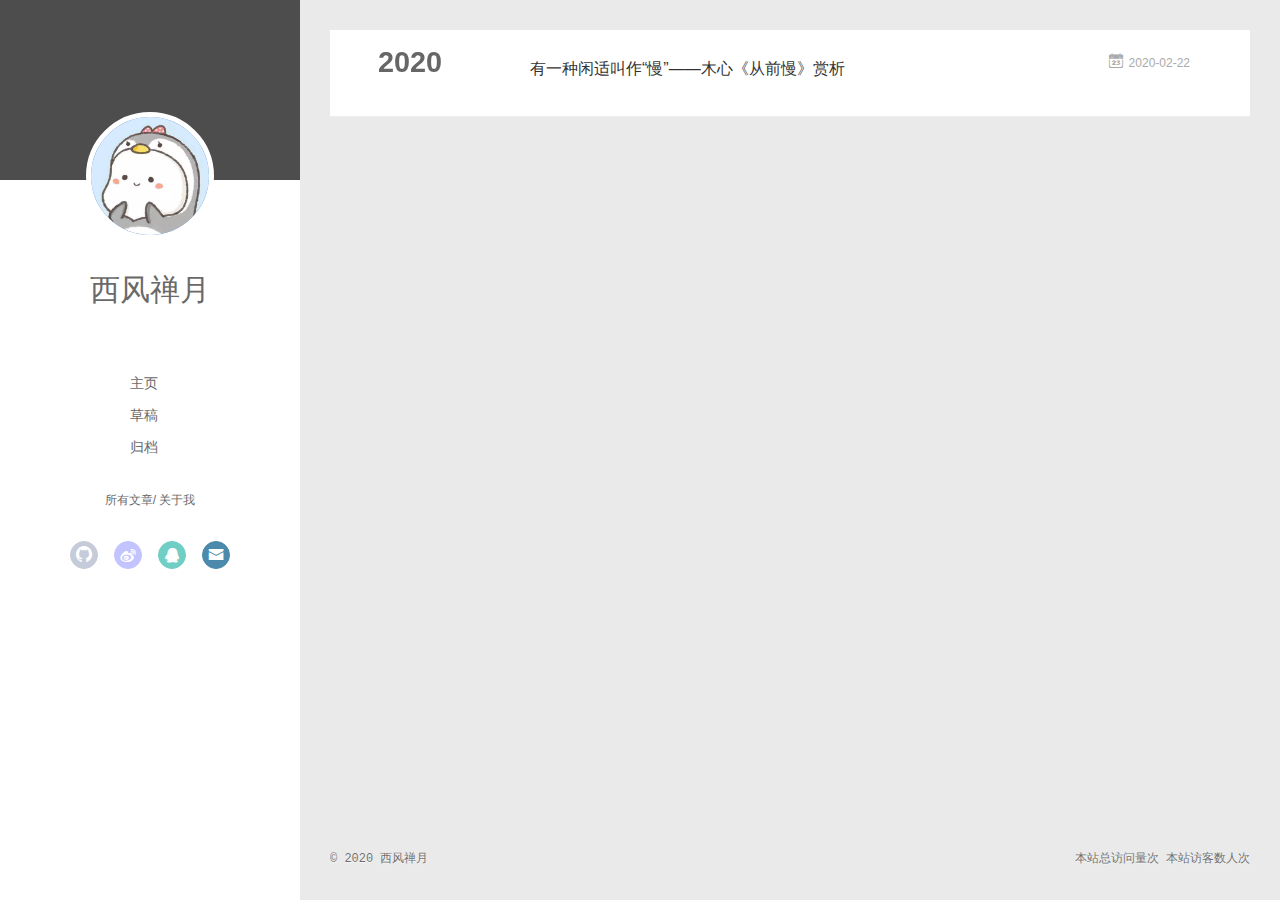
<file: archives/2020/02/index.html>
<!DOCTYPE html>
<html>
<head>
  <meta charset="utf-8">
  
  <meta name="renderer" content="webkit">
  <meta http-equiv="X-UA-Compatible" content="IE=edge" >
  <link rel="dns-prefetch" href="http://yoursite.com">
  <title>Archives: 2020/2 | Hexo</title>
  <meta name="viewport" content="width=device-width, initial-scale=1, maximum-scale=1">
  <meta property="og:type" content="website">
<meta property="og:title" content="Hexo">
<meta property="og:url" content="http://yoursite.com/archives/2020/02/index.html">
<meta property="og:site_name" content="Hexo">
<meta property="og:locale" content="en_US">
<meta property="article:author" content="西风禅月">
<meta name="twitter:card" content="summary">
  
    <link rel="alternative" href="/atom.xml" title="Hexo" type="application/atom+xml">
  
  
    <link rel="icon" href="/favicon.png">
  
  <link rel="stylesheet" type="text/css" href="/./main.0cf68a.css">
  <style type="text/css">
  
    #container.show {
      background: linear-gradient(200deg,#ccc,#000);
    }
  </style>
  

  

<meta name="generator" content="Hexo 4.2.0"></head>

<body>
  <div id="container" q-class="show:isCtnShow">
    <canvas id="anm-canvas" class="anm-canvas"></canvas>
    <div class="left-col" q-class="show:isShow">
      
<div class="overlay" style="background: #4d4d4d"></div>
<div class="intrude-less">
	<header id="header" class="inner">
		<a href="/" class="profilepic">
			<img src="/img/avater.jpg" class="js-avatar">
		</a>
		<hgroup>
		  <h1 class="header-author"><a href="/">西风禅月</a></h1>
		</hgroup>
		

		<nav class="header-menu">
			<ul>
			
				<li><a href="/">主页</a></li>
	        
				<li><a href="/">草稿</a></li>
	        
				<li><a href="/archives/index.html">归档</a></li>
	        
			</ul>
		</nav>
		<nav class="header-smart-menu">
    		
    			
    			<a q-on="click: openSlider(e, 'innerArchive')" href="javascript:void(0)">所有文章</a>
    			
            
    			
    			<a q-on="click: openSlider(e, 'aboutme')" href="javascript:void(0)">关于我</a>
    			
            
		</nav>
		<nav class="header-nav">
			<div class="social">
				
					<a class="github" target="_blank" href="https://github.com/Lvull/" title="github"><i class="icon-github"></i></a>
		        
					<a class="weibo" target="_blank" href="#" title="weibo"><i class="icon-weibo"></i></a>
		        
					<a class="qq" target="_blank" href="http://wpa.qq.com/msgrd?v=3&uin=1990531059&site=qq&menu=yes" title="qq"><i class="icon-qq"></i></a>
		        
					<a class="mail" target="_blank" href="mailto:13202878608@163.com" title="mail"><i class="icon-mail"></i></a>
		        
			</div>
		</nav>
	</header>		
</div>

    </div>
    <div class="mid-col" q-class="show:isShow,hide:isShow|isFalse">
      
<nav id="mobile-nav">
  	<div class="overlay js-overlay" style="background: #4d4d4d"></div>
	<div class="btnctn js-mobile-btnctn">
  		<div class="slider-trigger list" q-on="click: openSlider(e)"><i class="icon icon-sort"></i></div>
	</div>
	<div class="intrude-less">
		<header id="header" class="inner">
			<div class="profilepic">
				<img src="/img/avater.jpg" class="js-avatar">
			</div>
			<hgroup>
			  <h1 class="header-author js-header-author">西风禅月</h1>
			</hgroup>
			
			
			
				
			
				
			
				
			
			
			
			<nav class="header-nav">
				<div class="social">
					
						<a class="github" target="_blank" href="https://github.com/Lvull/" title="github"><i class="icon-github"></i></a>
			        
						<a class="weibo" target="_blank" href="#" title="weibo"><i class="icon-weibo"></i></a>
			        
						<a class="qq" target="_blank" href="http://wpa.qq.com/msgrd?v=3&uin=1990531059&site=qq&menu=yes" title="qq"><i class="icon-qq"></i></a>
			        
						<a class="mail" target="_blank" href="mailto:13202878608@163.com" title="mail"><i class="icon-mail"></i></a>
			        
				</div>
			</nav>

			<nav class="header-menu js-header-menu">
				<ul style="width: 70%">
				
				
					<li style="width: 33.333333333333336%"><a href="/">主页</a></li>
		        
					<li style="width: 33.333333333333336%"><a href="/">草稿</a></li>
		        
					<li style="width: 33.333333333333336%"><a href="/archives/index.html">归档</a></li>
		        
				</ul>
			</nav>
		</header>				
	</div>
	<div class="mobile-mask" style="display:none" q-show="isShow"></div>
</nav>

      <div id="wrapper" class="body-wrap">
        <div class="menu-l">
          <div class="canvas-wrap">
            <canvas data-colors="#eaeaea" data-sectionHeight="100" data-contentId="js-content" id="myCanvas1" class="anm-canvas"></canvas>
          </div>
          <div id="js-content" class="content-ll">
            
  
  
    
    
      
      
      <section class="archives-wrap">
        <div class="archive-year-wrap">
          <a href="/archives/2020" class="archive-year">2020</a>
        </div>
        <div class="archives">
    
    <article class="archive-article archive-type-post">
  <div class="archive-article-inner">
    <header class="archive-article-header">
      	<div class="article-meta">
	      	<a href="/2020/02/22/%E6%9C%89%E4%B8%80%E7%A7%8D%E9%97%B2%E9%80%82%E5%8F%AB%E4%BD%9C%E2%80%9C%E6%85%A2%E2%80%9D/" class="archive-article-date">
  	<time datetime="2020-02-22T05:47:18.882Z" itemprop="datePublished"><i class="icon-calendar icon"></i>2020-02-22</time>
</a>
        </div>
    	 
  
    <h1 itemprop="name">
      <a class="archive-article-title" href="/2020/02/22/%E6%9C%89%E4%B8%80%E7%A7%8D%E9%97%B2%E9%80%82%E5%8F%AB%E4%BD%9C%E2%80%9C%E6%85%A2%E2%80%9D/">有一种闲适叫作“慢”——木心《从前慢》赏析</a>
    </h1>
  

        <div class="article-info info-on-right">
          
          

        </div>
        <div class="clearfix"></div>
    </header>
  </div>
</article>
  
  
    </div></section>
  

    


          </div>
        </div>
      </div>
      <script async src="//busuanzi.ibruce.info/busuanzi/2.3/busuanzi.pure.mini.js"></script>
<footer id="footer">
  <div class="outer">
    <div id="footer-info">
    	<div class="footer-left">
    		&copy; 2020 西风禅月
    	</div>
      	<div class="footer-right">
			  <!-- <a href="http://hexo.io/" target="_blank">Hexo</a>  Theme <a href="https://github.com/litten/hexo-theme-yilia" target="_blank">Yilia</a> by Litten -->
			  <span id="busuanzi_container_site_pv">本站总访问量<span id="busuanzi_value_site_pv"></span>次</span>
			  <span id="busuanzi_container_site_uv">  本站访客数<span id="busuanzi_value_site_uv"></span>人次</span>
      	</div>
    </div>
  </div>
</footer>
    </div>
    
<script>
	var yiliaConfig = {
		mathjax: false,
		isHome: false,
		isPost: false,
		isArchive: true,
		isTag: false,
		isCategory: false,
		open_in_new: false,
		toc_hide_index: true,
		root: "/",
		innerArchive: true,
		showTags: false
	}
</script>

<script>!function(t){function n(e){if(r[e])return r[e].exports;var i=r[e]={exports:{},id:e,loaded:!1};return t[e].call(i.exports,i,i.exports,n),i.loaded=!0,i.exports}var r={};n.m=t,n.c=r,n.p="./",n(0)}([function(t,n,r){r(195),t.exports=r(191)},function(t,n,r){var e=r(3),i=r(52),o=r(27),u=r(28),c=r(53),f="prototype",a=function(t,n,r){var s,l,h,v,p=t&a.F,d=t&a.G,y=t&a.S,g=t&a.P,b=t&a.B,m=d?e:y?e[n]||(e[n]={}):(e[n]||{})[f],x=d?i:i[n]||(i[n]={}),w=x[f]||(x[f]={});d&&(r=n);for(s in r)l=!p&&m&&void 0!==m[s],h=(l?m:r)[s],v=b&&l?c(h,e):g&&"function"==typeof h?c(Function.call,h):h,m&&u(m,s,h,t&a.U),x[s]!=h&&o(x,s,v),g&&w[s]!=h&&(w[s]=h)};e.core=i,a.F=1,a.G=2,a.S=4,a.P=8,a.B=16,a.W=32,a.U=64,a.R=128,t.exports=a},function(t,n,r){var e=r(6);t.exports=function(t){if(!e(t))throw TypeError(t+" is not an object!");return t}},function(t,n){var r=t.exports="undefined"!=typeof window&&window.Math==Math?window:"undefined"!=typeof self&&self.Math==Math?self:Function("return this")();"number"==typeof __g&&(__g=r)},function(t,n){t.exports=function(t){try{return!!t()}catch(t){return!0}}},function(t,n){var r=t.exports="undefined"!=typeof window&&window.Math==Math?window:"undefined"!=typeof self&&self.Math==Math?self:Function("return this")();"number"==typeof __g&&(__g=r)},function(t,n){t.exports=function(t){return"object"==typeof t?null!==t:"function"==typeof t}},function(t,n,r){var e=r(126)("wks"),i=r(76),o=r(3).Symbol,u="function"==typeof o;(t.exports=function(t){return e[t]||(e[t]=u&&o[t]||(u?o:i)("Symbol."+t))}).store=e},function(t,n){var r={}.hasOwnProperty;t.exports=function(t,n){return r.call(t,n)}},function(t,n,r){var e=r(94),i=r(33);t.exports=function(t){return e(i(t))}},function(t,n,r){t.exports=!r(4)(function(){return 7!=Object.defineProperty({},"a",{get:function(){return 7}}).a})},function(t,n,r){var e=r(2),i=r(167),o=r(50),u=Object.defineProperty;n.f=r(10)?Object.defineProperty:function(t,n,r){if(e(t),n=o(n,!0),e(r),i)try{return u(t,n,r)}catch(t){}if("get"in r||"set"in r)throw TypeError("Accessors not supported!");return"value"in r&&(t[n]=r.value),t}},function(t,n,r){t.exports=!r(18)(function(){return 7!=Object.defineProperty({},"a",{get:function(){return 7}}).a})},function(t,n,r){var e=r(14),i=r(22);t.exports=r(12)?function(t,n,r){return e.f(t,n,i(1,r))}:function(t,n,r){return t[n]=r,t}},function(t,n,r){var e=r(20),i=r(58),o=r(42),u=Object.defineProperty;n.f=r(12)?Object.defineProperty:function(t,n,r){if(e(t),n=o(n,!0),e(r),i)try{return u(t,n,r)}catch(t){}if("get"in r||"set"in r)throw TypeError("Accessors not supported!");return"value"in r&&(t[n]=r.value),t}},function(t,n,r){var e=r(40)("wks"),i=r(23),o=r(5).Symbol,u="function"==typeof o;(t.exports=function(t){return e[t]||(e[t]=u&&o[t]||(u?o:i)("Symbol."+t))}).store=e},function(t,n,r){var e=r(67),i=Math.min;t.exports=function(t){return t>0?i(e(t),9007199254740991):0}},function(t,n,r){var e=r(46);t.exports=function(t){return Object(e(t))}},function(t,n){t.exports=function(t){try{return!!t()}catch(t){return!0}}},function(t,n,r){var e=r(63),i=r(34);t.exports=Object.keys||function(t){return e(t,i)}},function(t,n,r){var e=r(21);t.exports=function(t){if(!e(t))throw TypeError(t+" is not an object!");return t}},function(t,n){t.exports=function(t){return"object"==typeof t?null!==t:"function"==typeof t}},function(t,n){t.exports=function(t,n){return{enumerable:!(1&t),configurable:!(2&t),writable:!(4&t),value:n}}},function(t,n){var r=0,e=Math.random();t.exports=function(t){return"Symbol(".concat(void 0===t?"":t,")_",(++r+e).toString(36))}},function(t,n){var r={}.hasOwnProperty;t.exports=function(t,n){return r.call(t,n)}},function(t,n){var r=t.exports={version:"2.4.0"};"number"==typeof __e&&(__e=r)},function(t,n){t.exports=function(t){if("function"!=typeof t)throw TypeError(t+" is not a function!");return t}},function(t,n,r){var e=r(11),i=r(66);t.exports=r(10)?function(t,n,r){return e.f(t,n,i(1,r))}:function(t,n,r){return t[n]=r,t}},function(t,n,r){var e=r(3),i=r(27),o=r(24),u=r(76)("src"),c="toString",f=Function[c],a=(""+f).split(c);r(52).inspectSource=function(t){return f.call(t)},(t.exports=function(t,n,r,c){var f="function"==typeof r;f&&(o(r,"name")||i(r,"name",n)),t[n]!==r&&(f&&(o(r,u)||i(r,u,t[n]?""+t[n]:a.join(String(n)))),t===e?t[n]=r:c?t[n]?t[n]=r:i(t,n,r):(delete t[n],i(t,n,r)))})(Function.prototype,c,function(){return"function"==typeof this&&this[u]||f.call(this)})},function(t,n,r){var e=r(1),i=r(4),o=r(46),u=function(t,n,r,e){var i=String(o(t)),u="<"+n;return""!==r&&(u+=" "+r+'="'+String(e).replace(/"/g,"&quot;")+'"'),u+">"+i+"</"+n+">"};t.exports=function(t,n){var r={};r[t]=n(u),e(e.P+e.F*i(function(){var n=""[t]('"');return n!==n.toLowerCase()||n.split('"').length>3}),"String",r)}},function(t,n,r){var e=r(115),i=r(46);t.exports=function(t){return e(i(t))}},function(t,n,r){var e=r(116),i=r(66),o=r(30),u=r(50),c=r(24),f=r(167),a=Object.getOwnPropertyDescriptor;n.f=r(10)?a:function(t,n){if(t=o(t),n=u(n,!0),f)try{return a(t,n)}catch(t){}if(c(t,n))return i(!e.f.call(t,n),t[n])}},function(t,n,r){var e=r(24),i=r(17),o=r(145)("IE_PROTO"),u=Object.prototype;t.exports=Object.getPrototypeOf||function(t){return t=i(t),e(t,o)?t[o]:"function"==typeof t.constructor&&t instanceof t.constructor?t.constructor.prototype:t instanceof Object?u:null}},function(t,n){t.exports=function(t){if(void 0==t)throw TypeError("Can't call method on  "+t);return t}},function(t,n){t.exports="constructor,hasOwnProperty,isPrototypeOf,propertyIsEnumerable,toLocaleString,toString,valueOf".split(",")},function(t,n){t.exports={}},function(t,n){t.exports=!0},function(t,n){n.f={}.propertyIsEnumerable},function(t,n,r){var e=r(14).f,i=r(8),o=r(15)("toStringTag");t.exports=function(t,n,r){t&&!i(t=r?t:t.prototype,o)&&e(t,o,{configurable:!0,value:n})}},function(t,n,r){var e=r(40)("keys"),i=r(23);t.exports=function(t){return e[t]||(e[t]=i(t))}},function(t,n,r){var e=r(5),i="__core-js_shared__",o=e[i]||(e[i]={});t.exports=function(t){return o[t]||(o[t]={})}},function(t,n){var r=Math.ceil,e=Math.floor;t.exports=function(t){return isNaN(t=+t)?0:(t>0?e:r)(t)}},function(t,n,r){var e=r(21);t.exports=function(t,n){if(!e(t))return t;var r,i;if(n&&"function"==typeof(r=t.toString)&&!e(i=r.call(t)))return i;if("function"==typeof(r=t.valueOf)&&!e(i=r.call(t)))return i;if(!n&&"function"==typeof(r=t.toString)&&!e(i=r.call(t)))return i;throw TypeError("Can't convert object to primitive value")}},function(t,n,r){var e=r(5),i=r(25),o=r(36),u=r(44),c=r(14).f;t.exports=function(t){var n=i.Symbol||(i.Symbol=o?{}:e.Symbol||{});"_"==t.charAt(0)||t in n||c(n,t,{value:u.f(t)})}},function(t,n,r){n.f=r(15)},function(t,n){var r={}.toString;t.exports=function(t){return r.call(t).slice(8,-1)}},function(t,n){t.exports=function(t){if(void 0==t)throw TypeError("Can't call method on  "+t);return t}},function(t,n,r){var e=r(4);t.exports=function(t,n){return!!t&&e(function(){n?t.call(null,function(){},1):t.call(null)})}},function(t,n,r){var e=r(53),i=r(115),o=r(17),u=r(16),c=r(203);t.exports=function(t,n){var r=1==t,f=2==t,a=3==t,s=4==t,l=6==t,h=5==t||l,v=n||c;return function(n,c,p){for(var d,y,g=o(n),b=i(g),m=e(c,p,3),x=u(b.length),w=0,S=r?v(n,x):f?v(n,0):void 0;x>w;w++)if((h||w in b)&&(d=b[w],y=m(d,w,g),t))if(r)S[w]=y;else if(y)switch(t){case 3:return!0;case 5:return d;case 6:return w;case 2:S.push(d)}else if(s)return!1;return l?-1:a||s?s:S}}},function(t,n,r){var e=r(1),i=r(52),o=r(4);t.exports=function(t,n){var r=(i.Object||{})[t]||Object[t],u={};u[t]=n(r),e(e.S+e.F*o(function(){r(1)}),"Object",u)}},function(t,n,r){var e=r(6);t.exports=function(t,n){if(!e(t))return t;var r,i;if(n&&"function"==typeof(r=t.toString)&&!e(i=r.call(t)))return i;if("function"==typeof(r=t.valueOf)&&!e(i=r.call(t)))return i;if(!n&&"function"==typeof(r=t.toString)&&!e(i=r.call(t)))return i;throw TypeError("Can't convert object to primitive value")}},function(t,n,r){var e=r(5),i=r(25),o=r(91),u=r(13),c="prototype",f=function(t,n,r){var a,s,l,h=t&f.F,v=t&f.G,p=t&f.S,d=t&f.P,y=t&f.B,g=t&f.W,b=v?i:i[n]||(i[n]={}),m=b[c],x=v?e:p?e[n]:(e[n]||{})[c];v&&(r=n);for(a in r)(s=!h&&x&&void 0!==x[a])&&a in b||(l=s?x[a]:r[a],b[a]=v&&"function"!=typeof x[a]?r[a]:y&&s?o(l,e):g&&x[a]==l?function(t){var n=function(n,r,e){if(this instanceof t){switch(arguments.length){case 0:return new t;case 1:return new t(n);case 2:return new t(n,r)}return new t(n,r,e)}return t.apply(this,arguments)};return n[c]=t[c],n}(l):d&&"function"==typeof l?o(Function.call,l):l,d&&((b.virtual||(b.virtual={}))[a]=l,t&f.R&&m&&!m[a]&&u(m,a,l)))};f.F=1,f.G=2,f.S=4,f.P=8,f.B=16,f.W=32,f.U=64,f.R=128,t.exports=f},function(t,n){var r=t.exports={version:"2.4.0"};"number"==typeof __e&&(__e=r)},function(t,n,r){var e=r(26);t.exports=function(t,n,r){if(e(t),void 0===n)return t;switch(r){case 1:return function(r){return t.call(n,r)};case 2:return function(r,e){return t.call(n,r,e)};case 3:return function(r,e,i){return t.call(n,r,e,i)}}return function(){return t.apply(n,arguments)}}},function(t,n,r){var e=r(183),i=r(1),o=r(126)("metadata"),u=o.store||(o.store=new(r(186))),c=function(t,n,r){var i=u.get(t);if(!i){if(!r)return;u.set(t,i=new e)}var o=i.get(n);if(!o){if(!r)return;i.set(n,o=new e)}return o},f=function(t,n,r){var e=c(n,r,!1);return void 0!==e&&e.has(t)},a=function(t,n,r){var e=c(n,r,!1);return void 0===e?void 0:e.get(t)},s=function(t,n,r,e){c(r,e,!0).set(t,n)},l=function(t,n){var r=c(t,n,!1),e=[];return r&&r.forEach(function(t,n){e.push(n)}),e},h=function(t){return void 0===t||"symbol"==typeof t?t:String(t)},v=function(t){i(i.S,"Reflect",t)};t.exports={store:u,map:c,has:f,get:a,set:s,keys:l,key:h,exp:v}},function(t,n,r){"use strict";if(r(10)){var e=r(69),i=r(3),o=r(4),u=r(1),c=r(127),f=r(152),a=r(53),s=r(68),l=r(66),h=r(27),v=r(73),p=r(67),d=r(16),y=r(75),g=r(50),b=r(24),m=r(180),x=r(114),w=r(6),S=r(17),_=r(137),O=r(70),E=r(32),P=r(71).f,j=r(154),F=r(76),M=r(7),A=r(48),N=r(117),T=r(146),I=r(155),k=r(80),L=r(123),R=r(74),C=r(130),D=r(160),U=r(11),W=r(31),G=U.f,B=W.f,V=i.RangeError,z=i.TypeError,q=i.Uint8Array,K="ArrayBuffer",J="Shared"+K,Y="BYTES_PER_ELEMENT",H="prototype",$=Array[H],X=f.ArrayBuffer,Q=f.DataView,Z=A(0),tt=A(2),nt=A(3),rt=A(4),et=A(5),it=A(6),ot=N(!0),ut=N(!1),ct=I.values,ft=I.keys,at=I.entries,st=$.lastIndexOf,lt=$.reduce,ht=$.reduceRight,vt=$.join,pt=$.sort,dt=$.slice,yt=$.toString,gt=$.toLocaleString,bt=M("iterator"),mt=M("toStringTag"),xt=F("typed_constructor"),wt=F("def_constructor"),St=c.CONSTR,_t=c.TYPED,Ot=c.VIEW,Et="Wrong length!",Pt=A(1,function(t,n){return Tt(T(t,t[wt]),n)}),jt=o(function(){return 1===new q(new Uint16Array([1]).buffer)[0]}),Ft=!!q&&!!q[H].set&&o(function(){new q(1).set({})}),Mt=function(t,n){if(void 0===t)throw z(Et);var r=+t,e=d(t);if(n&&!m(r,e))throw V(Et);return e},At=function(t,n){var r=p(t);if(r<0||r%n)throw V("Wrong offset!");return r},Nt=function(t){if(w(t)&&_t in t)return t;throw z(t+" is not a typed array!")},Tt=function(t,n){if(!(w(t)&&xt in t))throw z("It is not a typed array constructor!");return new t(n)},It=function(t,n){return kt(T(t,t[wt]),n)},kt=function(t,n){for(var r=0,e=n.length,i=Tt(t,e);e>r;)i[r]=n[r++];return i},Lt=function(t,n,r){G(t,n,{get:function(){return this._d[r]}})},Rt=function(t){var n,r,e,i,o,u,c=S(t),f=arguments.length,s=f>1?arguments[1]:void 0,l=void 0!==s,h=j(c);if(void 0!=h&&!_(h)){for(u=h.call(c),e=[],n=0;!(o=u.next()).done;n++)e.push(o.value);c=e}for(l&&f>2&&(s=a(s,arguments[2],2)),n=0,r=d(c.length),i=Tt(this,r);r>n;n++)i[n]=l?s(c[n],n):c[n];return i},Ct=function(){for(var t=0,n=arguments.length,r=Tt(this,n);n>t;)r[t]=arguments[t++];return r},Dt=!!q&&o(function(){gt.call(new q(1))}),Ut=function(){return gt.apply(Dt?dt.call(Nt(this)):Nt(this),arguments)},Wt={copyWithin:function(t,n){return D.call(Nt(this),t,n,arguments.length>2?arguments[2]:void 0)},every:function(t){return rt(Nt(this),t,arguments.length>1?arguments[1]:void 0)},fill:function(t){return C.apply(Nt(this),arguments)},filter:function(t){return It(this,tt(Nt(this),t,arguments.length>1?arguments[1]:void 0))},find:function(t){return et(Nt(this),t,arguments.length>1?arguments[1]:void 0)},findIndex:function(t){return it(Nt(this),t,arguments.length>1?arguments[1]:void 0)},forEach:function(t){Z(Nt(this),t,arguments.length>1?arguments[1]:void 0)},indexOf:function(t){return ut(Nt(this),t,arguments.length>1?arguments[1]:void 0)},includes:function(t){return ot(Nt(this),t,arguments.length>1?arguments[1]:void 0)},join:function(t){return vt.apply(Nt(this),arguments)},lastIndexOf:function(t){return st.apply(Nt(this),arguments)},map:function(t){return Pt(Nt(this),t,arguments.length>1?arguments[1]:void 0)},reduce:function(t){return lt.apply(Nt(this),arguments)},reduceRight:function(t){return ht.apply(Nt(this),arguments)},reverse:function(){for(var t,n=this,r=Nt(n).length,e=Math.floor(r/2),i=0;i<e;)t=n[i],n[i++]=n[--r],n[r]=t;return n},some:function(t){return nt(Nt(this),t,arguments.length>1?arguments[1]:void 0)},sort:function(t){return pt.call(Nt(this),t)},subarray:function(t,n){var r=Nt(this),e=r.length,i=y(t,e);return new(T(r,r[wt]))(r.buffer,r.byteOffset+i*r.BYTES_PER_ELEMENT,d((void 0===n?e:y(n,e))-i))}},Gt=function(t,n){return It(this,dt.call(Nt(this),t,n))},Bt=function(t){Nt(this);var n=At(arguments[1],1),r=this.length,e=S(t),i=d(e.length),o=0;if(i+n>r)throw V(Et);for(;o<i;)this[n+o]=e[o++]},Vt={entries:function(){return at.call(Nt(this))},keys:function(){return ft.call(Nt(this))},values:function(){return ct.call(Nt(this))}},zt=function(t,n){return w(t)&&t[_t]&&"symbol"!=typeof n&&n in t&&String(+n)==String(n)},qt=function(t,n){return zt(t,n=g(n,!0))?l(2,t[n]):B(t,n)},Kt=function(t,n,r){return!(zt(t,n=g(n,!0))&&w(r)&&b(r,"value"))||b(r,"get")||b(r,"set")||r.configurable||b(r,"writable")&&!r.writable||b(r,"enumerable")&&!r.enumerable?G(t,n,r):(t[n]=r.value,t)};St||(W.f=qt,U.f=Kt),u(u.S+u.F*!St,"Object",{getOwnPropertyDescriptor:qt,defineProperty:Kt}),o(function(){yt.call({})})&&(yt=gt=function(){return vt.call(this)});var Jt=v({},Wt);v(Jt,Vt),h(Jt,bt,Vt.values),v(Jt,{slice:Gt,set:Bt,constructor:function(){},toString:yt,toLocaleString:Ut}),Lt(Jt,"buffer","b"),Lt(Jt,"byteOffset","o"),Lt(Jt,"byteLength","l"),Lt(Jt,"length","e"),G(Jt,mt,{get:function(){return this[_t]}}),t.exports=function(t,n,r,f){f=!!f;var a=t+(f?"Clamped":"")+"Array",l="Uint8Array"!=a,v="get"+t,p="set"+t,y=i[a],g=y||{},b=y&&E(y),m=!y||!c.ABV,S={},_=y&&y[H],j=function(t,r){var e=t._d;return e.v[v](r*n+e.o,jt)},F=function(t,r,e){var i=t._d;f&&(e=(e=Math.round(e))<0?0:e>255?255:255&e),i.v[p](r*n+i.o,e,jt)},M=function(t,n){G(t,n,{get:function(){return j(this,n)},set:function(t){return F(this,n,t)},enumerable:!0})};m?(y=r(function(t,r,e,i){s(t,y,a,"_d");var o,u,c,f,l=0,v=0;if(w(r)){if(!(r instanceof X||(f=x(r))==K||f==J))return _t in r?kt(y,r):Rt.call(y,r);o=r,v=At(e,n);var p=r.byteLength;if(void 0===i){if(p%n)throw V(Et);if((u=p-v)<0)throw V(Et)}else if((u=d(i)*n)+v>p)throw V(Et);c=u/n}else c=Mt(r,!0),u=c*n,o=new X(u);for(h(t,"_d",{b:o,o:v,l:u,e:c,v:new Q(o)});l<c;)M(t,l++)}),_=y[H]=O(Jt),h(_,"constructor",y)):L(function(t){new y(null),new y(t)},!0)||(y=r(function(t,r,e,i){s(t,y,a);var o;return w(r)?r instanceof X||(o=x(r))==K||o==J?void 0!==i?new g(r,At(e,n),i):void 0!==e?new g(r,At(e,n)):new g(r):_t in r?kt(y,r):Rt.call(y,r):new g(Mt(r,l))}),Z(b!==Function.prototype?P(g).concat(P(b)):P(g),function(t){t in y||h(y,t,g[t])}),y[H]=_,e||(_.constructor=y));var A=_[bt],N=!!A&&("values"==A.name||void 0==A.name),T=Vt.values;h(y,xt,!0),h(_,_t,a),h(_,Ot,!0),h(_,wt,y),(f?new y(1)[mt]==a:mt in _)||G(_,mt,{get:function(){return a}}),S[a]=y,u(u.G+u.W+u.F*(y!=g),S),u(u.S,a,{BYTES_PER_ELEMENT:n,from:Rt,of:Ct}),Y in _||h(_,Y,n),u(u.P,a,Wt),R(a),u(u.P+u.F*Ft,a,{set:Bt}),u(u.P+u.F*!N,a,Vt),u(u.P+u.F*(_.toString!=yt),a,{toString:yt}),u(u.P+u.F*o(function(){new y(1).slice()}),a,{slice:Gt}),u(u.P+u.F*(o(function(){return[1,2].toLocaleString()!=new y([1,2]).toLocaleString()})||!o(function(){_.toLocaleString.call([1,2])})),a,{toLocaleString:Ut}),k[a]=N?A:T,e||N||h(_,bt,T)}}else t.exports=function(){}},function(t,n){var r={}.toString;t.exports=function(t){return r.call(t).slice(8,-1)}},function(t,n,r){var e=r(21),i=r(5).document,o=e(i)&&e(i.createElement);t.exports=function(t){return o?i.createElement(t):{}}},function(t,n,r){t.exports=!r(12)&&!r(18)(function(){return 7!=Object.defineProperty(r(57)("div"),"a",{get:function(){return 7}}).a})},function(t,n,r){"use strict";var e=r(36),i=r(51),o=r(64),u=r(13),c=r(8),f=r(35),a=r(96),s=r(38),l=r(103),h=r(15)("iterator"),v=!([].keys&&"next"in[].keys()),p="keys",d="values",y=function(){return this};t.exports=function(t,n,r,g,b,m,x){a(r,n,g);var w,S,_,O=function(t){if(!v&&t in F)return F[t];switch(t){case p:case d:return function(){return new r(this,t)}}return function(){return new r(this,t)}},E=n+" Iterator",P=b==d,j=!1,F=t.prototype,M=F[h]||F["@@iterator"]||b&&F[b],A=M||O(b),N=b?P?O("entries"):A:void 0,T="Array"==n?F.entries||M:M;if(T&&(_=l(T.call(new t)))!==Object.prototype&&(s(_,E,!0),e||c(_,h)||u(_,h,y)),P&&M&&M.name!==d&&(j=!0,A=function(){return M.call(this)}),e&&!x||!v&&!j&&F[h]||u(F,h,A),f[n]=A,f[E]=y,b)if(w={values:P?A:O(d),keys:m?A:O(p),entries:N},x)for(S in w)S in F||o(F,S,w[S]);else i(i.P+i.F*(v||j),n,w);return w}},function(t,n,r){var e=r(20),i=r(100),o=r(34),u=r(39)("IE_PROTO"),c=function(){},f="prototype",a=function(){var t,n=r(57)("iframe"),e=o.length;for(n.style.display="none",r(93).appendChild(n),n.src="javascript:",t=n.contentWindow.document,t.open(),t.write("<script>document.F=Object<\/script>"),t.close(),a=t.F;e--;)delete a[f][o[e]];return a()};t.exports=Object.create||function(t,n){var r;return null!==t?(c[f]=e(t),r=new c,c[f]=null,r[u]=t):r=a(),void 0===n?r:i(r,n)}},function(t,n,r){var e=r(63),i=r(34).concat("length","prototype");n.f=Object.getOwnPropertyNames||function(t){return e(t,i)}},function(t,n){n.f=Object.getOwnPropertySymbols},function(t,n,r){var e=r(8),i=r(9),o=r(90)(!1),u=r(39)("IE_PROTO");t.exports=function(t,n){var r,c=i(t),f=0,a=[];for(r in c)r!=u&&e(c,r)&&a.push(r);for(;n.length>f;)e(c,r=n[f++])&&(~o(a,r)||a.push(r));return a}},function(t,n,r){t.exports=r(13)},function(t,n,r){var e=r(76)("meta"),i=r(6),o=r(24),u=r(11).f,c=0,f=Object.isExtensible||function(){return!0},a=!r(4)(function(){return f(Object.preventExtensions({}))}),s=function(t){u(t,e,{value:{i:"O"+ ++c,w:{}}})},l=function(t,n){if(!i(t))return"symbol"==typeof t?t:("string"==typeof t?"S":"P")+t;if(!o(t,e)){if(!f(t))return"F";if(!n)return"E";s(t)}return t[e].i},h=function(t,n){if(!o(t,e)){if(!f(t))return!0;if(!n)return!1;s(t)}return t[e].w},v=function(t){return a&&p.NEED&&f(t)&&!o(t,e)&&s(t),t},p=t.exports={KEY:e,NEED:!1,fastKey:l,getWeak:h,onFreeze:v}},function(t,n){t.exports=function(t,n){return{enumerable:!(1&t),configurable:!(2&t),writable:!(4&t),value:n}}},function(t,n){var r=Math.ceil,e=Math.floor;t.exports=function(t){return isNaN(t=+t)?0:(t>0?e:r)(t)}},function(t,n){t.exports=function(t,n,r,e){if(!(t instanceof n)||void 0!==e&&e in t)throw TypeError(r+": incorrect invocation!");return t}},function(t,n){t.exports=!1},function(t,n,r){var e=r(2),i=r(173),o=r(133),u=r(145)("IE_PROTO"),c=function(){},f="prototype",a=function(){var t,n=r(132)("iframe"),e=o.length;for(n.style.display="none",r(135).appendChild(n),n.src="javascript:",t=n.contentWindow.document,t.open(),t.write("<script>document.F=Object<\/script>"),t.close(),a=t.F;e--;)delete a[f][o[e]];return a()};t.exports=Object.create||function(t,n){var r;return null!==t?(c[f]=e(t),r=new c,c[f]=null,r[u]=t):r=a(),void 0===n?r:i(r,n)}},function(t,n,r){var e=r(175),i=r(133).concat("length","prototype");n.f=Object.getOwnPropertyNames||function(t){return e(t,i)}},function(t,n,r){var e=r(175),i=r(133);t.exports=Object.keys||function(t){return e(t,i)}},function(t,n,r){var e=r(28);t.exports=function(t,n,r){for(var i in n)e(t,i,n[i],r);return t}},function(t,n,r){"use strict";var e=r(3),i=r(11),o=r(10),u=r(7)("species");t.exports=function(t){var n=e[t];o&&n&&!n[u]&&i.f(n,u,{configurable:!0,get:function(){return this}})}},function(t,n,r){var e=r(67),i=Math.max,o=Math.min;t.exports=function(t,n){return t=e(t),t<0?i(t+n,0):o(t,n)}},function(t,n){var r=0,e=Math.random();t.exports=function(t){return"Symbol(".concat(void 0===t?"":t,")_",(++r+e).toString(36))}},function(t,n,r){var e=r(33);t.exports=function(t){return Object(e(t))}},function(t,n,r){var e=r(7)("unscopables"),i=Array.prototype;void 0==i[e]&&r(27)(i,e,{}),t.exports=function(t){i[e][t]=!0}},function(t,n,r){var e=r(53),i=r(169),o=r(137),u=r(2),c=r(16),f=r(154),a={},s={},n=t.exports=function(t,n,r,l,h){var v,p,d,y,g=h?function(){return t}:f(t),b=e(r,l,n?2:1),m=0;if("function"!=typeof g)throw TypeError(t+" is not iterable!");if(o(g)){for(v=c(t.length);v>m;m++)if((y=n?b(u(p=t[m])[0],p[1]):b(t[m]))===a||y===s)return y}else for(d=g.call(t);!(p=d.next()).done;)if((y=i(d,b,p.value,n))===a||y===s)return y};n.BREAK=a,n.RETURN=s},function(t,n){t.exports={}},function(t,n,r){var e=r(11).f,i=r(24),o=r(7)("toStringTag");t.exports=function(t,n,r){t&&!i(t=r?t:t.prototype,o)&&e(t,o,{configurable:!0,value:n})}},function(t,n,r){var e=r(1),i=r(46),o=r(4),u=r(150),c="["+u+"]",f="​",a=RegExp("^"+c+c+"*"),s=RegExp(c+c+"*$"),l=function(t,n,r){var i={},c=o(function(){return!!u[t]()||f[t]()!=f}),a=i[t]=c?n(h):u[t];r&&(i[r]=a),e(e.P+e.F*c,"String",i)},h=l.trim=function(t,n){return t=String(i(t)),1&n&&(t=t.replace(a,"")),2&n&&(t=t.replace(s,"")),t};t.exports=l},function(t,n,r){t.exports={default:r(86),__esModule:!0}},function(t,n,r){t.exports={default:r(87),__esModule:!0}},function(t,n,r){"use strict";function e(t){return t&&t.__esModule?t:{default:t}}n.__esModule=!0;var i=r(84),o=e(i),u=r(83),c=e(u),f="function"==typeof c.default&&"symbol"==typeof o.default?function(t){return typeof t}:function(t){return t&&"function"==typeof c.default&&t.constructor===c.default&&t!==c.default.prototype?"symbol":typeof t};n.default="function"==typeof c.default&&"symbol"===f(o.default)?function(t){return void 0===t?"undefined":f(t)}:function(t){return t&&"function"==typeof c.default&&t.constructor===c.default&&t!==c.default.prototype?"symbol":void 0===t?"undefined":f(t)}},function(t,n,r){r(110),r(108),r(111),r(112),t.exports=r(25).Symbol},function(t,n,r){r(109),r(113),t.exports=r(44).f("iterator")},function(t,n){t.exports=function(t){if("function"!=typeof t)throw TypeError(t+" is not a function!");return t}},function(t,n){t.exports=function(){}},function(t,n,r){var e=r(9),i=r(106),o=r(105);t.exports=function(t){return function(n,r,u){var c,f=e(n),a=i(f.length),s=o(u,a);if(t&&r!=r){for(;a>s;)if((c=f[s++])!=c)return!0}else for(;a>s;s++)if((t||s in f)&&f[s]===r)return t||s||0;return!t&&-1}}},function(t,n,r){var e=r(88);t.exports=function(t,n,r){if(e(t),void 0===n)return t;switch(r){case 1:return function(r){return t.call(n,r)};case 2:return function(r,e){return t.call(n,r,e)};case 3:return function(r,e,i){return t.call(n,r,e,i)}}return function(){return t.apply(n,arguments)}}},function(t,n,r){var e=r(19),i=r(62),o=r(37);t.exports=function(t){var n=e(t),r=i.f;if(r)for(var u,c=r(t),f=o.f,a=0;c.length>a;)f.call(t,u=c[a++])&&n.push(u);return n}},function(t,n,r){t.exports=r(5).document&&document.documentElement},function(t,n,r){var e=r(56);t.exports=Object("z").propertyIsEnumerable(0)?Object:function(t){return"String"==e(t)?t.split(""):Object(t)}},function(t,n,r){var e=r(56);t.exports=Array.isArray||function(t){return"Array"==e(t)}},function(t,n,r){"use strict";var e=r(60),i=r(22),o=r(38),u={};r(13)(u,r(15)("iterator"),function(){return this}),t.exports=function(t,n,r){t.prototype=e(u,{next:i(1,r)}),o(t,n+" Iterator")}},function(t,n){t.exports=function(t,n){return{value:n,done:!!t}}},function(t,n,r){var e=r(19),i=r(9);t.exports=function(t,n){for(var r,o=i(t),u=e(o),c=u.length,f=0;c>f;)if(o[r=u[f++]]===n)return r}},function(t,n,r){var e=r(23)("meta"),i=r(21),o=r(8),u=r(14).f,c=0,f=Object.isExtensible||function(){return!0},a=!r(18)(function(){return f(Object.preventExtensions({}))}),s=function(t){u(t,e,{value:{i:"O"+ ++c,w:{}}})},l=function(t,n){if(!i(t))return"symbol"==typeof t?t:("string"==typeof t?"S":"P")+t;if(!o(t,e)){if(!f(t))return"F";if(!n)return"E";s(t)}return t[e].i},h=function(t,n){if(!o(t,e)){if(!f(t))return!0;if(!n)return!1;s(t)}return t[e].w},v=function(t){return a&&p.NEED&&f(t)&&!o(t,e)&&s(t),t},p=t.exports={KEY:e,NEED:!1,fastKey:l,getWeak:h,onFreeze:v}},function(t,n,r){var e=r(14),i=r(20),o=r(19);t.exports=r(12)?Object.defineProperties:function(t,n){i(t);for(var r,u=o(n),c=u.length,f=0;c>f;)e.f(t,r=u[f++],n[r]);return t}},function(t,n,r){var e=r(37),i=r(22),o=r(9),u=r(42),c=r(8),f=r(58),a=Object.getOwnPropertyDescriptor;n.f=r(12)?a:function(t,n){if(t=o(t),n=u(n,!0),f)try{return a(t,n)}catch(t){}if(c(t,n))return i(!e.f.call(t,n),t[n])}},function(t,n,r){var e=r(9),i=r(61).f,o={}.toString,u="object"==typeof window&&window&&Object.getOwnPropertyNames?Object.getOwnPropertyNames(window):[],c=function(t){try{return i(t)}catch(t){return u.slice()}};t.exports.f=function(t){return u&&"[object Window]"==o.call(t)?c(t):i(e(t))}},function(t,n,r){var e=r(8),i=r(77),o=r(39)("IE_PROTO"),u=Object.prototype;t.exports=Object.getPrototypeOf||function(t){return t=i(t),e(t,o)?t[o]:"function"==typeof t.constructor&&t instanceof t.constructor?t.constructor.prototype:t instanceof Object?u:null}},function(t,n,r){var e=r(41),i=r(33);t.exports=function(t){return function(n,r){var o,u,c=String(i(n)),f=e(r),a=c.length;return f<0||f>=a?t?"":void 0:(o=c.charCodeAt(f),o<55296||o>56319||f+1===a||(u=c.charCodeAt(f+1))<56320||u>57343?t?c.charAt(f):o:t?c.slice(f,f+2):u-56320+(o-55296<<10)+65536)}}},function(t,n,r){var e=r(41),i=Math.max,o=Math.min;t.exports=function(t,n){return t=e(t),t<0?i(t+n,0):o(t,n)}},function(t,n,r){var e=r(41),i=Math.min;t.exports=function(t){return t>0?i(e(t),9007199254740991):0}},function(t,n,r){"use strict";var e=r(89),i=r(97),o=r(35),u=r(9);t.exports=r(59)(Array,"Array",function(t,n){this._t=u(t),this._i=0,this._k=n},function(){var t=this._t,n=this._k,r=this._i++;return!t||r>=t.length?(this._t=void 0,i(1)):"keys"==n?i(0,r):"values"==n?i(0,t[r]):i(0,[r,t[r]])},"values"),o.Arguments=o.Array,e("keys"),e("values"),e("entries")},function(t,n){},function(t,n,r){"use strict";var e=r(104)(!0);r(59)(String,"String",function(t){this._t=String(t),this._i=0},function(){var t,n=this._t,r=this._i;return r>=n.length?{value:void 0,done:!0}:(t=e(n,r),this._i+=t.length,{value:t,done:!1})})},function(t,n,r){"use strict";var e=r(5),i=r(8),o=r(12),u=r(51),c=r(64),f=r(99).KEY,a=r(18),s=r(40),l=r(38),h=r(23),v=r(15),p=r(44),d=r(43),y=r(98),g=r(92),b=r(95),m=r(20),x=r(9),w=r(42),S=r(22),_=r(60),O=r(102),E=r(101),P=r(14),j=r(19),F=E.f,M=P.f,A=O.f,N=e.Symbol,T=e.JSON,I=T&&T.stringify,k="prototype",L=v("_hidden"),R=v("toPrimitive"),C={}.propertyIsEnumerable,D=s("symbol-registry"),U=s("symbols"),W=s("op-symbols"),G=Object[k],B="function"==typeof N,V=e.QObject,z=!V||!V[k]||!V[k].findChild,q=o&&a(function(){return 7!=_(M({},"a",{get:function(){return M(this,"a",{value:7}).a}})).a})?function(t,n,r){var e=F(G,n);e&&delete G[n],M(t,n,r),e&&t!==G&&M(G,n,e)}:M,K=function(t){var n=U[t]=_(N[k]);return n._k=t,n},J=B&&"symbol"==typeof N.iterator?function(t){return"symbol"==typeof t}:function(t){return t instanceof N},Y=function(t,n,r){return t===G&&Y(W,n,r),m(t),n=w(n,!0),m(r),i(U,n)?(r.enumerable?(i(t,L)&&t[L][n]&&(t[L][n]=!1),r=_(r,{enumerable:S(0,!1)})):(i(t,L)||M(t,L,S(1,{})),t[L][n]=!0),q(t,n,r)):M(t,n,r)},H=function(t,n){m(t);for(var r,e=g(n=x(n)),i=0,o=e.length;o>i;)Y(t,r=e[i++],n[r]);return t},$=function(t,n){return void 0===n?_(t):H(_(t),n)},X=function(t){var n=C.call(this,t=w(t,!0));return!(this===G&&i(U,t)&&!i(W,t))&&(!(n||!i(this,t)||!i(U,t)||i(this,L)&&this[L][t])||n)},Q=function(t,n){if(t=x(t),n=w(n,!0),t!==G||!i(U,n)||i(W,n)){var r=F(t,n);return!r||!i(U,n)||i(t,L)&&t[L][n]||(r.enumerable=!0),r}},Z=function(t){for(var n,r=A(x(t)),e=[],o=0;r.length>o;)i(U,n=r[o++])||n==L||n==f||e.push(n);return e},tt=function(t){for(var n,r=t===G,e=A(r?W:x(t)),o=[],u=0;e.length>u;)!i(U,n=e[u++])||r&&!i(G,n)||o.push(U[n]);return o};B||(N=function(){if(this instanceof N)throw TypeError("Symbol is not a constructor!");var t=h(arguments.length>0?arguments[0]:void 0),n=function(r){this===G&&n.call(W,r),i(this,L)&&i(this[L],t)&&(this[L][t]=!1),q(this,t,S(1,r))};return o&&z&&q(G,t,{configurable:!0,set:n}),K(t)},c(N[k],"toString",function(){return this._k}),E.f=Q,P.f=Y,r(61).f=O.f=Z,r(37).f=X,r(62).f=tt,o&&!r(36)&&c(G,"propertyIsEnumerable",X,!0),p.f=function(t){return K(v(t))}),u(u.G+u.W+u.F*!B,{Symbol:N});for(var nt="hasInstance,isConcatSpreadable,iterator,match,replace,search,species,split,toPrimitive,toStringTag,unscopables".split(","),rt=0;nt.length>rt;)v(nt[rt++]);for(var nt=j(v.store),rt=0;nt.length>rt;)d(nt[rt++]);u(u.S+u.F*!B,"Symbol",{for:function(t){return i(D,t+="")?D[t]:D[t]=N(t)},keyFor:function(t){if(J(t))return y(D,t);throw TypeError(t+" is not a symbol!")},useSetter:function(){z=!0},useSimple:function(){z=!1}}),u(u.S+u.F*!B,"Object",{create:$,defineProperty:Y,defineProperties:H,getOwnPropertyDescriptor:Q,getOwnPropertyNames:Z,getOwnPropertySymbols:tt}),T&&u(u.S+u.F*(!B||a(function(){var t=N();return"[null]"!=I([t])||"{}"!=I({a:t})||"{}"!=I(Object(t))})),"JSON",{stringify:function(t){if(void 0!==t&&!J(t)){for(var n,r,e=[t],i=1;arguments.length>i;)e.push(arguments[i++]);return n=e[1],"function"==typeof n&&(r=n),!r&&b(n)||(n=function(t,n){if(r&&(n=r.call(this,t,n)),!J(n))return n}),e[1]=n,I.apply(T,e)}}}),N[k][R]||r(13)(N[k],R,N[k].valueOf),l(N,"Symbol"),l(Math,"Math",!0),l(e.JSON,"JSON",!0)},function(t,n,r){r(43)("asyncIterator")},function(t,n,r){r(43)("observable")},function(t,n,r){r(107);for(var e=r(5),i=r(13),o=r(35),u=r(15)("toStringTag"),c=["NodeList","DOMTokenList","MediaList","StyleSheetList","CSSRuleList"],f=0;f<5;f++){var a=c[f],s=e[a],l=s&&s.prototype;l&&!l[u]&&i(l,u,a),o[a]=o.Array}},function(t,n,r){var e=r(45),i=r(7)("toStringTag"),o="Arguments"==e(function(){return arguments}()),u=function(t,n){try{return t[n]}catch(t){}};t.exports=function(t){var n,r,c;return void 0===t?"Undefined":null===t?"Null":"string"==typeof(r=u(n=Object(t),i))?r:o?e(n):"Object"==(c=e(n))&&"function"==typeof n.callee?"Arguments":c}},function(t,n,r){var e=r(45);t.exports=Object("z").propertyIsEnumerable(0)?Object:function(t){return"String"==e(t)?t.split(""):Object(t)}},function(t,n){n.f={}.propertyIsEnumerable},function(t,n,r){var e=r(30),i=r(16),o=r(75);t.exports=function(t){return function(n,r,u){var c,f=e(n),a=i(f.length),s=o(u,a);if(t&&r!=r){for(;a>s;)if((c=f[s++])!=c)return!0}else for(;a>s;s++)if((t||s in f)&&f[s]===r)return t||s||0;return!t&&-1}}},function(t,n,r){"use strict";var e=r(3),i=r(1),o=r(28),u=r(73),c=r(65),f=r(79),a=r(68),s=r(6),l=r(4),h=r(123),v=r(81),p=r(136);t.exports=function(t,n,r,d,y,g){var b=e[t],m=b,x=y?"set":"add",w=m&&m.prototype,S={},_=function(t){var n=w[t];o(w,t,"delete"==t?function(t){return!(g&&!s(t))&&n.call(this,0===t?0:t)}:"has"==t?function(t){return!(g&&!s(t))&&n.call(this,0===t?0:t)}:"get"==t?function(t){return g&&!s(t)?void 0:n.call(this,0===t?0:t)}:"add"==t?function(t){return n.call(this,0===t?0:t),this}:function(t,r){return n.call(this,0===t?0:t,r),this})};if("function"==typeof m&&(g||w.forEach&&!l(function(){(new m).entries().next()}))){var O=new m,E=O[x](g?{}:-0,1)!=O,P=l(function(){O.has(1)}),j=h(function(t){new m(t)}),F=!g&&l(function(){for(var t=new m,n=5;n--;)t[x](n,n);return!t.has(-0)});j||(m=n(function(n,r){a(n,m,t);var e=p(new b,n,m);return void 0!=r&&f(r,y,e[x],e),e}),m.prototype=w,w.constructor=m),(P||F)&&(_("delete"),_("has"),y&&_("get")),(F||E)&&_(x),g&&w.clear&&delete w.clear}else m=d.getConstructor(n,t,y,x),u(m.prototype,r),c.NEED=!0;return v(m,t),S[t]=m,i(i.G+i.W+i.F*(m!=b),S),g||d.setStrong(m,t,y),m}},function(t,n,r){"use strict";var e=r(27),i=r(28),o=r(4),u=r(46),c=r(7);t.exports=function(t,n,r){var f=c(t),a=r(u,f,""[t]),s=a[0],l=a[1];o(function(){var n={};return n[f]=function(){return 7},7!=""[t](n)})&&(i(String.prototype,t,s),e(RegExp.prototype,f,2==n?function(t,n){return l.call(t,this,n)}:function(t){return l.call(t,this)}))}
},function(t,n,r){"use strict";var e=r(2);t.exports=function(){var t=e(this),n="";return t.global&&(n+="g"),t.ignoreCase&&(n+="i"),t.multiline&&(n+="m"),t.unicode&&(n+="u"),t.sticky&&(n+="y"),n}},function(t,n){t.exports=function(t,n,r){var e=void 0===r;switch(n.length){case 0:return e?t():t.call(r);case 1:return e?t(n[0]):t.call(r,n[0]);case 2:return e?t(n[0],n[1]):t.call(r,n[0],n[1]);case 3:return e?t(n[0],n[1],n[2]):t.call(r,n[0],n[1],n[2]);case 4:return e?t(n[0],n[1],n[2],n[3]):t.call(r,n[0],n[1],n[2],n[3])}return t.apply(r,n)}},function(t,n,r){var e=r(6),i=r(45),o=r(7)("match");t.exports=function(t){var n;return e(t)&&(void 0!==(n=t[o])?!!n:"RegExp"==i(t))}},function(t,n,r){var e=r(7)("iterator"),i=!1;try{var o=[7][e]();o.return=function(){i=!0},Array.from(o,function(){throw 2})}catch(t){}t.exports=function(t,n){if(!n&&!i)return!1;var r=!1;try{var o=[7],u=o[e]();u.next=function(){return{done:r=!0}},o[e]=function(){return u},t(o)}catch(t){}return r}},function(t,n,r){t.exports=r(69)||!r(4)(function(){var t=Math.random();__defineSetter__.call(null,t,function(){}),delete r(3)[t]})},function(t,n){n.f=Object.getOwnPropertySymbols},function(t,n,r){var e=r(3),i="__core-js_shared__",o=e[i]||(e[i]={});t.exports=function(t){return o[t]||(o[t]={})}},function(t,n,r){for(var e,i=r(3),o=r(27),u=r(76),c=u("typed_array"),f=u("view"),a=!(!i.ArrayBuffer||!i.DataView),s=a,l=0,h="Int8Array,Uint8Array,Uint8ClampedArray,Int16Array,Uint16Array,Int32Array,Uint32Array,Float32Array,Float64Array".split(",");l<9;)(e=i[h[l++]])?(o(e.prototype,c,!0),o(e.prototype,f,!0)):s=!1;t.exports={ABV:a,CONSTR:s,TYPED:c,VIEW:f}},function(t,n){"use strict";var r={versions:function(){var t=window.navigator.userAgent;return{trident:t.indexOf("Trident")>-1,presto:t.indexOf("Presto")>-1,webKit:t.indexOf("AppleWebKit")>-1,gecko:t.indexOf("Gecko")>-1&&-1==t.indexOf("KHTML"),mobile:!!t.match(/AppleWebKit.*Mobile.*/),ios:!!t.match(/\(i[^;]+;( U;)? CPU.+Mac OS X/),android:t.indexOf("Android")>-1||t.indexOf("Linux")>-1,iPhone:t.indexOf("iPhone")>-1||t.indexOf("Mac")>-1,iPad:t.indexOf("iPad")>-1,webApp:-1==t.indexOf("Safari"),weixin:-1==t.indexOf("MicroMessenger")}}()};t.exports=r},function(t,n,r){"use strict";var e=r(85),i=function(t){return t&&t.__esModule?t:{default:t}}(e),o=function(){function t(t,n,e){return n||e?String.fromCharCode(n||e):r[t]||t}function n(t){return e[t]}var r={"&quot;":'"',"&lt;":"<","&gt;":">","&amp;":"&","&nbsp;":" "},e={};for(var u in r)e[r[u]]=u;return r["&apos;"]="'",e["'"]="&#39;",{encode:function(t){return t?(""+t).replace(/['<> "&]/g,n).replace(/\r?\n/g,"<br/>").replace(/\s/g,"&nbsp;"):""},decode:function(n){return n?(""+n).replace(/<br\s*\/?>/gi,"\n").replace(/&quot;|&lt;|&gt;|&amp;|&nbsp;|&apos;|&#(\d+);|&#(\d+)/g,t).replace(/\u00a0/g," "):""},encodeBase16:function(t){if(!t)return t;t+="";for(var n=[],r=0,e=t.length;e>r;r++)n.push(t.charCodeAt(r).toString(16).toUpperCase());return n.join("")},encodeBase16forJSON:function(t){if(!t)return t;t=t.replace(/[\u4E00-\u9FBF]/gi,function(t){return escape(t).replace("%u","\\u")});for(var n=[],r=0,e=t.length;e>r;r++)n.push(t.charCodeAt(r).toString(16).toUpperCase());return n.join("")},decodeBase16:function(t){if(!t)return t;t+="";for(var n=[],r=0,e=t.length;e>r;r+=2)n.push(String.fromCharCode("0x"+t.slice(r,r+2)));return n.join("")},encodeObject:function(t){if(t instanceof Array)for(var n=0,r=t.length;r>n;n++)t[n]=o.encodeObject(t[n]);else if("object"==(void 0===t?"undefined":(0,i.default)(t)))for(var e in t)t[e]=o.encodeObject(t[e]);else if("string"==typeof t)return o.encode(t);return t},loadScript:function(t){var n=document.createElement("script");document.getElementsByTagName("body")[0].appendChild(n),n.setAttribute("src",t)},addLoadEvent:function(t){var n=window.onload;"function"!=typeof window.onload?window.onload=t:window.onload=function(){n(),t()}}}}();t.exports=o},function(t,n,r){"use strict";var e=r(17),i=r(75),o=r(16);t.exports=function(t){for(var n=e(this),r=o(n.length),u=arguments.length,c=i(u>1?arguments[1]:void 0,r),f=u>2?arguments[2]:void 0,a=void 0===f?r:i(f,r);a>c;)n[c++]=t;return n}},function(t,n,r){"use strict";var e=r(11),i=r(66);t.exports=function(t,n,r){n in t?e.f(t,n,i(0,r)):t[n]=r}},function(t,n,r){var e=r(6),i=r(3).document,o=e(i)&&e(i.createElement);t.exports=function(t){return o?i.createElement(t):{}}},function(t,n){t.exports="constructor,hasOwnProperty,isPrototypeOf,propertyIsEnumerable,toLocaleString,toString,valueOf".split(",")},function(t,n,r){var e=r(7)("match");t.exports=function(t){var n=/./;try{"/./"[t](n)}catch(r){try{return n[e]=!1,!"/./"[t](n)}catch(t){}}return!0}},function(t,n,r){t.exports=r(3).document&&document.documentElement},function(t,n,r){var e=r(6),i=r(144).set;t.exports=function(t,n,r){var o,u=n.constructor;return u!==r&&"function"==typeof u&&(o=u.prototype)!==r.prototype&&e(o)&&i&&i(t,o),t}},function(t,n,r){var e=r(80),i=r(7)("iterator"),o=Array.prototype;t.exports=function(t){return void 0!==t&&(e.Array===t||o[i]===t)}},function(t,n,r){var e=r(45);t.exports=Array.isArray||function(t){return"Array"==e(t)}},function(t,n,r){"use strict";var e=r(70),i=r(66),o=r(81),u={};r(27)(u,r(7)("iterator"),function(){return this}),t.exports=function(t,n,r){t.prototype=e(u,{next:i(1,r)}),o(t,n+" Iterator")}},function(t,n,r){"use strict";var e=r(69),i=r(1),o=r(28),u=r(27),c=r(24),f=r(80),a=r(139),s=r(81),l=r(32),h=r(7)("iterator"),v=!([].keys&&"next"in[].keys()),p="keys",d="values",y=function(){return this};t.exports=function(t,n,r,g,b,m,x){a(r,n,g);var w,S,_,O=function(t){if(!v&&t in F)return F[t];switch(t){case p:case d:return function(){return new r(this,t)}}return function(){return new r(this,t)}},E=n+" Iterator",P=b==d,j=!1,F=t.prototype,M=F[h]||F["@@iterator"]||b&&F[b],A=M||O(b),N=b?P?O("entries"):A:void 0,T="Array"==n?F.entries||M:M;if(T&&(_=l(T.call(new t)))!==Object.prototype&&(s(_,E,!0),e||c(_,h)||u(_,h,y)),P&&M&&M.name!==d&&(j=!0,A=function(){return M.call(this)}),e&&!x||!v&&!j&&F[h]||u(F,h,A),f[n]=A,f[E]=y,b)if(w={values:P?A:O(d),keys:m?A:O(p),entries:N},x)for(S in w)S in F||o(F,S,w[S]);else i(i.P+i.F*(v||j),n,w);return w}},function(t,n){var r=Math.expm1;t.exports=!r||r(10)>22025.465794806718||r(10)<22025.465794806718||-2e-17!=r(-2e-17)?function(t){return 0==(t=+t)?t:t>-1e-6&&t<1e-6?t+t*t/2:Math.exp(t)-1}:r},function(t,n){t.exports=Math.sign||function(t){return 0==(t=+t)||t!=t?t:t<0?-1:1}},function(t,n,r){var e=r(3),i=r(151).set,o=e.MutationObserver||e.WebKitMutationObserver,u=e.process,c=e.Promise,f="process"==r(45)(u);t.exports=function(){var t,n,r,a=function(){var e,i;for(f&&(e=u.domain)&&e.exit();t;){i=t.fn,t=t.next;try{i()}catch(e){throw t?r():n=void 0,e}}n=void 0,e&&e.enter()};if(f)r=function(){u.nextTick(a)};else if(o){var s=!0,l=document.createTextNode("");new o(a).observe(l,{characterData:!0}),r=function(){l.data=s=!s}}else if(c&&c.resolve){var h=c.resolve();r=function(){h.then(a)}}else r=function(){i.call(e,a)};return function(e){var i={fn:e,next:void 0};n&&(n.next=i),t||(t=i,r()),n=i}}},function(t,n,r){var e=r(6),i=r(2),o=function(t,n){if(i(t),!e(n)&&null!==n)throw TypeError(n+": can't set as prototype!")};t.exports={set:Object.setPrototypeOf||("__proto__"in{}?function(t,n,e){try{e=r(53)(Function.call,r(31).f(Object.prototype,"__proto__").set,2),e(t,[]),n=!(t instanceof Array)}catch(t){n=!0}return function(t,r){return o(t,r),n?t.__proto__=r:e(t,r),t}}({},!1):void 0),check:o}},function(t,n,r){var e=r(126)("keys"),i=r(76);t.exports=function(t){return e[t]||(e[t]=i(t))}},function(t,n,r){var e=r(2),i=r(26),o=r(7)("species");t.exports=function(t,n){var r,u=e(t).constructor;return void 0===u||void 0==(r=e(u)[o])?n:i(r)}},function(t,n,r){var e=r(67),i=r(46);t.exports=function(t){return function(n,r){var o,u,c=String(i(n)),f=e(r),a=c.length;return f<0||f>=a?t?"":void 0:(o=c.charCodeAt(f),o<55296||o>56319||f+1===a||(u=c.charCodeAt(f+1))<56320||u>57343?t?c.charAt(f):o:t?c.slice(f,f+2):u-56320+(o-55296<<10)+65536)}}},function(t,n,r){var e=r(122),i=r(46);t.exports=function(t,n,r){if(e(n))throw TypeError("String#"+r+" doesn't accept regex!");return String(i(t))}},function(t,n,r){"use strict";var e=r(67),i=r(46);t.exports=function(t){var n=String(i(this)),r="",o=e(t);if(o<0||o==1/0)throw RangeError("Count can't be negative");for(;o>0;(o>>>=1)&&(n+=n))1&o&&(r+=n);return r}},function(t,n){t.exports="\t\n\v\f\r   ᠎             　\u2028\u2029\ufeff"},function(t,n,r){var e,i,o,u=r(53),c=r(121),f=r(135),a=r(132),s=r(3),l=s.process,h=s.setImmediate,v=s.clearImmediate,p=s.MessageChannel,d=0,y={},g="onreadystatechange",b=function(){var t=+this;if(y.hasOwnProperty(t)){var n=y[t];delete y[t],n()}},m=function(t){b.call(t.data)};h&&v||(h=function(t){for(var n=[],r=1;arguments.length>r;)n.push(arguments[r++]);return y[++d]=function(){c("function"==typeof t?t:Function(t),n)},e(d),d},v=function(t){delete y[t]},"process"==r(45)(l)?e=function(t){l.nextTick(u(b,t,1))}:p?(i=new p,o=i.port2,i.port1.onmessage=m,e=u(o.postMessage,o,1)):s.addEventListener&&"function"==typeof postMessage&&!s.importScripts?(e=function(t){s.postMessage(t+"","*")},s.addEventListener("message",m,!1)):e=g in a("script")?function(t){f.appendChild(a("script"))[g]=function(){f.removeChild(this),b.call(t)}}:function(t){setTimeout(u(b,t,1),0)}),t.exports={set:h,clear:v}},function(t,n,r){"use strict";var e=r(3),i=r(10),o=r(69),u=r(127),c=r(27),f=r(73),a=r(4),s=r(68),l=r(67),h=r(16),v=r(71).f,p=r(11).f,d=r(130),y=r(81),g="ArrayBuffer",b="DataView",m="prototype",x="Wrong length!",w="Wrong index!",S=e[g],_=e[b],O=e.Math,E=e.RangeError,P=e.Infinity,j=S,F=O.abs,M=O.pow,A=O.floor,N=O.log,T=O.LN2,I="buffer",k="byteLength",L="byteOffset",R=i?"_b":I,C=i?"_l":k,D=i?"_o":L,U=function(t,n,r){var e,i,o,u=Array(r),c=8*r-n-1,f=(1<<c)-1,a=f>>1,s=23===n?M(2,-24)-M(2,-77):0,l=0,h=t<0||0===t&&1/t<0?1:0;for(t=F(t),t!=t||t===P?(i=t!=t?1:0,e=f):(e=A(N(t)/T),t*(o=M(2,-e))<1&&(e--,o*=2),t+=e+a>=1?s/o:s*M(2,1-a),t*o>=2&&(e++,o/=2),e+a>=f?(i=0,e=f):e+a>=1?(i=(t*o-1)*M(2,n),e+=a):(i=t*M(2,a-1)*M(2,n),e=0));n>=8;u[l++]=255&i,i/=256,n-=8);for(e=e<<n|i,c+=n;c>0;u[l++]=255&e,e/=256,c-=8);return u[--l]|=128*h,u},W=function(t,n,r){var e,i=8*r-n-1,o=(1<<i)-1,u=o>>1,c=i-7,f=r-1,a=t[f--],s=127&a;for(a>>=7;c>0;s=256*s+t[f],f--,c-=8);for(e=s&(1<<-c)-1,s>>=-c,c+=n;c>0;e=256*e+t[f],f--,c-=8);if(0===s)s=1-u;else{if(s===o)return e?NaN:a?-P:P;e+=M(2,n),s-=u}return(a?-1:1)*e*M(2,s-n)},G=function(t){return t[3]<<24|t[2]<<16|t[1]<<8|t[0]},B=function(t){return[255&t]},V=function(t){return[255&t,t>>8&255]},z=function(t){return[255&t,t>>8&255,t>>16&255,t>>24&255]},q=function(t){return U(t,52,8)},K=function(t){return U(t,23,4)},J=function(t,n,r){p(t[m],n,{get:function(){return this[r]}})},Y=function(t,n,r,e){var i=+r,o=l(i);if(i!=o||o<0||o+n>t[C])throw E(w);var u=t[R]._b,c=o+t[D],f=u.slice(c,c+n);return e?f:f.reverse()},H=function(t,n,r,e,i,o){var u=+r,c=l(u);if(u!=c||c<0||c+n>t[C])throw E(w);for(var f=t[R]._b,a=c+t[D],s=e(+i),h=0;h<n;h++)f[a+h]=s[o?h:n-h-1]},$=function(t,n){s(t,S,g);var r=+n,e=h(r);if(r!=e)throw E(x);return e};if(u.ABV){if(!a(function(){new S})||!a(function(){new S(.5)})){S=function(t){return new j($(this,t))};for(var X,Q=S[m]=j[m],Z=v(j),tt=0;Z.length>tt;)(X=Z[tt++])in S||c(S,X,j[X]);o||(Q.constructor=S)}var nt=new _(new S(2)),rt=_[m].setInt8;nt.setInt8(0,2147483648),nt.setInt8(1,2147483649),!nt.getInt8(0)&&nt.getInt8(1)||f(_[m],{setInt8:function(t,n){rt.call(this,t,n<<24>>24)},setUint8:function(t,n){rt.call(this,t,n<<24>>24)}},!0)}else S=function(t){var n=$(this,t);this._b=d.call(Array(n),0),this[C]=n},_=function(t,n,r){s(this,_,b),s(t,S,b);var e=t[C],i=l(n);if(i<0||i>e)throw E("Wrong offset!");if(r=void 0===r?e-i:h(r),i+r>e)throw E(x);this[R]=t,this[D]=i,this[C]=r},i&&(J(S,k,"_l"),J(_,I,"_b"),J(_,k,"_l"),J(_,L,"_o")),f(_[m],{getInt8:function(t){return Y(this,1,t)[0]<<24>>24},getUint8:function(t){return Y(this,1,t)[0]},getInt16:function(t){var n=Y(this,2,t,arguments[1]);return(n[1]<<8|n[0])<<16>>16},getUint16:function(t){var n=Y(this,2,t,arguments[1]);return n[1]<<8|n[0]},getInt32:function(t){return G(Y(this,4,t,arguments[1]))},getUint32:function(t){return G(Y(this,4,t,arguments[1]))>>>0},getFloat32:function(t){return W(Y(this,4,t,arguments[1]),23,4)},getFloat64:function(t){return W(Y(this,8,t,arguments[1]),52,8)},setInt8:function(t,n){H(this,1,t,B,n)},setUint8:function(t,n){H(this,1,t,B,n)},setInt16:function(t,n){H(this,2,t,V,n,arguments[2])},setUint16:function(t,n){H(this,2,t,V,n,arguments[2])},setInt32:function(t,n){H(this,4,t,z,n,arguments[2])},setUint32:function(t,n){H(this,4,t,z,n,arguments[2])},setFloat32:function(t,n){H(this,4,t,K,n,arguments[2])},setFloat64:function(t,n){H(this,8,t,q,n,arguments[2])}});y(S,g),y(_,b),c(_[m],u.VIEW,!0),n[g]=S,n[b]=_},function(t,n,r){var e=r(3),i=r(52),o=r(69),u=r(182),c=r(11).f;t.exports=function(t){var n=i.Symbol||(i.Symbol=o?{}:e.Symbol||{});"_"==t.charAt(0)||t in n||c(n,t,{value:u.f(t)})}},function(t,n,r){var e=r(114),i=r(7)("iterator"),o=r(80);t.exports=r(52).getIteratorMethod=function(t){if(void 0!=t)return t[i]||t["@@iterator"]||o[e(t)]}},function(t,n,r){"use strict";var e=r(78),i=r(170),o=r(80),u=r(30);t.exports=r(140)(Array,"Array",function(t,n){this._t=u(t),this._i=0,this._k=n},function(){var t=this._t,n=this._k,r=this._i++;return!t||r>=t.length?(this._t=void 0,i(1)):"keys"==n?i(0,r):"values"==n?i(0,t[r]):i(0,[r,t[r]])},"values"),o.Arguments=o.Array,e("keys"),e("values"),e("entries")},function(t,n){function r(t,n){t.classList?t.classList.add(n):t.className+=" "+n}t.exports=r},function(t,n){function r(t,n){if(t.classList)t.classList.remove(n);else{var r=new RegExp("(^|\\b)"+n.split(" ").join("|")+"(\\b|$)","gi");t.className=t.className.replace(r," ")}}t.exports=r},function(t,n){function r(){throw new Error("setTimeout has not been defined")}function e(){throw new Error("clearTimeout has not been defined")}function i(t){if(s===setTimeout)return setTimeout(t,0);if((s===r||!s)&&setTimeout)return s=setTimeout,setTimeout(t,0);try{return s(t,0)}catch(n){try{return s.call(null,t,0)}catch(n){return s.call(this,t,0)}}}function o(t){if(l===clearTimeout)return clearTimeout(t);if((l===e||!l)&&clearTimeout)return l=clearTimeout,clearTimeout(t);try{return l(t)}catch(n){try{return l.call(null,t)}catch(n){return l.call(this,t)}}}function u(){d&&v&&(d=!1,v.length?p=v.concat(p):y=-1,p.length&&c())}function c(){if(!d){var t=i(u);d=!0;for(var n=p.length;n;){for(v=p,p=[];++y<n;)v&&v[y].run();y=-1,n=p.length}v=null,d=!1,o(t)}}function f(t,n){this.fun=t,this.array=n}function a(){}var s,l,h=t.exports={};!function(){try{s="function"==typeof setTimeout?setTimeout:r}catch(t){s=r}try{l="function"==typeof clearTimeout?clearTimeout:e}catch(t){l=e}}();var v,p=[],d=!1,y=-1;h.nextTick=function(t){var n=new Array(arguments.length-1);if(arguments.length>1)for(var r=1;r<arguments.length;r++)n[r-1]=arguments[r];p.push(new f(t,n)),1!==p.length||d||i(c)},f.prototype.run=function(){this.fun.apply(null,this.array)},h.title="browser",h.browser=!0,h.env={},h.argv=[],h.version="",h.versions={},h.on=a,h.addListener=a,h.once=a,h.off=a,h.removeListener=a,h.removeAllListeners=a,h.emit=a,h.prependListener=a,h.prependOnceListener=a,h.listeners=function(t){return[]},h.binding=function(t){throw new Error("process.binding is not supported")},h.cwd=function(){return"/"},h.chdir=function(t){throw new Error("process.chdir is not supported")},h.umask=function(){return 0}},function(t,n,r){var e=r(45);t.exports=function(t,n){if("number"!=typeof t&&"Number"!=e(t))throw TypeError(n);return+t}},function(t,n,r){"use strict";var e=r(17),i=r(75),o=r(16);t.exports=[].copyWithin||function(t,n){var r=e(this),u=o(r.length),c=i(t,u),f=i(n,u),a=arguments.length>2?arguments[2]:void 0,s=Math.min((void 0===a?u:i(a,u))-f,u-c),l=1;for(f<c&&c<f+s&&(l=-1,f+=s-1,c+=s-1);s-- >0;)f in r?r[c]=r[f]:delete r[c],c+=l,f+=l;return r}},function(t,n,r){var e=r(79);t.exports=function(t,n){var r=[];return e(t,!1,r.push,r,n),r}},function(t,n,r){var e=r(26),i=r(17),o=r(115),u=r(16);t.exports=function(t,n,r,c,f){e(n);var a=i(t),s=o(a),l=u(a.length),h=f?l-1:0,v=f?-1:1;if(r<2)for(;;){if(h in s){c=s[h],h+=v;break}if(h+=v,f?h<0:l<=h)throw TypeError("Reduce of empty array with no initial value")}for(;f?h>=0:l>h;h+=v)h in s&&(c=n(c,s[h],h,a));return c}},function(t,n,r){"use strict";var e=r(26),i=r(6),o=r(121),u=[].slice,c={},f=function(t,n,r){if(!(n in c)){for(var e=[],i=0;i<n;i++)e[i]="a["+i+"]";c[n]=Function("F,a","return new F("+e.join(",")+")")}return c[n](t,r)};t.exports=Function.bind||function(t){var n=e(this),r=u.call(arguments,1),c=function(){var e=r.concat(u.call(arguments));return this instanceof c?f(n,e.length,e):o(n,e,t)};return i(n.prototype)&&(c.prototype=n.prototype),c}},function(t,n,r){"use strict";var e=r(11).f,i=r(70),o=r(73),u=r(53),c=r(68),f=r(46),a=r(79),s=r(140),l=r(170),h=r(74),v=r(10),p=r(65).fastKey,d=v?"_s":"size",y=function(t,n){var r,e=p(n);if("F"!==e)return t._i[e];for(r=t._f;r;r=r.n)if(r.k==n)return r};t.exports={getConstructor:function(t,n,r,s){var l=t(function(t,e){c(t,l,n,"_i"),t._i=i(null),t._f=void 0,t._l=void 0,t[d]=0,void 0!=e&&a(e,r,t[s],t)});return o(l.prototype,{clear:function(){for(var t=this,n=t._i,r=t._f;r;r=r.n)r.r=!0,r.p&&(r.p=r.p.n=void 0),delete n[r.i];t._f=t._l=void 0,t[d]=0},delete:function(t){var n=this,r=y(n,t);if(r){var e=r.n,i=r.p;delete n._i[r.i],r.r=!0,i&&(i.n=e),e&&(e.p=i),n._f==r&&(n._f=e),n._l==r&&(n._l=i),n[d]--}return!!r},forEach:function(t){c(this,l,"forEach");for(var n,r=u(t,arguments.length>1?arguments[1]:void 0,3);n=n?n.n:this._f;)for(r(n.v,n.k,this);n&&n.r;)n=n.p},has:function(t){return!!y(this,t)}}),v&&e(l.prototype,"size",{get:function(){return f(this[d])}}),l},def:function(t,n,r){var e,i,o=y(t,n);return o?o.v=r:(t._l=o={i:i=p(n,!0),k:n,v:r,p:e=t._l,n:void 0,r:!1},t._f||(t._f=o),e&&(e.n=o),t[d]++,"F"!==i&&(t._i[i]=o)),t},getEntry:y,setStrong:function(t,n,r){s(t,n,function(t,n){this._t=t,this._k=n,this._l=void 0},function(){for(var t=this,n=t._k,r=t._l;r&&r.r;)r=r.p;return t._t&&(t._l=r=r?r.n:t._t._f)?"keys"==n?l(0,r.k):"values"==n?l(0,r.v):l(0,[r.k,r.v]):(t._t=void 0,l(1))},r?"entries":"values",!r,!0),h(n)}}},function(t,n,r){var e=r(114),i=r(161);t.exports=function(t){return function(){if(e(this)!=t)throw TypeError(t+"#toJSON isn't generic");return i(this)}}},function(t,n,r){"use strict";var e=r(73),i=r(65).getWeak,o=r(2),u=r(6),c=r(68),f=r(79),a=r(48),s=r(24),l=a(5),h=a(6),v=0,p=function(t){return t._l||(t._l=new d)},d=function(){this.a=[]},y=function(t,n){return l(t.a,function(t){return t[0]===n})};d.prototype={get:function(t){var n=y(this,t);if(n)return n[1]},has:function(t){return!!y(this,t)},set:function(t,n){var r=y(this,t);r?r[1]=n:this.a.push([t,n])},delete:function(t){var n=h(this.a,function(n){return n[0]===t});return~n&&this.a.splice(n,1),!!~n}},t.exports={getConstructor:function(t,n,r,o){var a=t(function(t,e){c(t,a,n,"_i"),t._i=v++,t._l=void 0,void 0!=e&&f(e,r,t[o],t)});return e(a.prototype,{delete:function(t){if(!u(t))return!1;var n=i(t);return!0===n?p(this).delete(t):n&&s(n,this._i)&&delete n[this._i]},has:function(t){if(!u(t))return!1;var n=i(t);return!0===n?p(this).has(t):n&&s(n,this._i)}}),a},def:function(t,n,r){var e=i(o(n),!0);return!0===e?p(t).set(n,r):e[t._i]=r,t},ufstore:p}},function(t,n,r){t.exports=!r(10)&&!r(4)(function(){return 7!=Object.defineProperty(r(132)("div"),"a",{get:function(){return 7}}).a})},function(t,n,r){var e=r(6),i=Math.floor;t.exports=function(t){return!e(t)&&isFinite(t)&&i(t)===t}},function(t,n,r){var e=r(2);t.exports=function(t,n,r,i){try{return i?n(e(r)[0],r[1]):n(r)}catch(n){var o=t.return;throw void 0!==o&&e(o.call(t)),n}}},function(t,n){t.exports=function(t,n){return{value:n,done:!!t}}},function(t,n){t.exports=Math.log1p||function(t){return(t=+t)>-1e-8&&t<1e-8?t-t*t/2:Math.log(1+t)}},function(t,n,r){"use strict";var e=r(72),i=r(125),o=r(116),u=r(17),c=r(115),f=Object.assign;t.exports=!f||r(4)(function(){var t={},n={},r=Symbol(),e="abcdefghijklmnopqrst";return t[r]=7,e.split("").forEach(function(t){n[t]=t}),7!=f({},t)[r]||Object.keys(f({},n)).join("")!=e})?function(t,n){for(var r=u(t),f=arguments.length,a=1,s=i.f,l=o.f;f>a;)for(var h,v=c(arguments[a++]),p=s?e(v).concat(s(v)):e(v),d=p.length,y=0;d>y;)l.call(v,h=p[y++])&&(r[h]=v[h]);return r}:f},function(t,n,r){var e=r(11),i=r(2),o=r(72);t.exports=r(10)?Object.defineProperties:function(t,n){i(t);for(var r,u=o(n),c=u.length,f=0;c>f;)e.f(t,r=u[f++],n[r]);return t}},function(t,n,r){var e=r(30),i=r(71).f,o={}.toString,u="object"==typeof window&&window&&Object.getOwnPropertyNames?Object.getOwnPropertyNames(window):[],c=function(t){try{return i(t)}catch(t){return u.slice()}};t.exports.f=function(t){return u&&"[object Window]"==o.call(t)?c(t):i(e(t))}},function(t,n,r){var e=r(24),i=r(30),o=r(117)(!1),u=r(145)("IE_PROTO");t.exports=function(t,n){var r,c=i(t),f=0,a=[];for(r in c)r!=u&&e(c,r)&&a.push(r);for(;n.length>f;)e(c,r=n[f++])&&(~o(a,r)||a.push(r));return a}},function(t,n,r){var e=r(72),i=r(30),o=r(116).f;t.exports=function(t){return function(n){for(var r,u=i(n),c=e(u),f=c.length,a=0,s=[];f>a;)o.call(u,r=c[a++])&&s.push(t?[r,u[r]]:u[r]);return s}}},function(t,n,r){var e=r(71),i=r(125),o=r(2),u=r(3).Reflect;t.exports=u&&u.ownKeys||function(t){var n=e.f(o(t)),r=i.f;return r?n.concat(r(t)):n}},function(t,n,r){var e=r(3).parseFloat,i=r(82).trim;t.exports=1/e(r(150)+"-0")!=-1/0?function(t){var n=i(String(t),3),r=e(n);return 0===r&&"-"==n.charAt(0)?-0:r}:e},function(t,n,r){var e=r(3).parseInt,i=r(82).trim,o=r(150),u=/^[\-+]?0[xX]/;t.exports=8!==e(o+"08")||22!==e(o+"0x16")?function(t,n){var r=i(String(t),3);return e(r,n>>>0||(u.test(r)?16:10))}:e},function(t,n){t.exports=Object.is||function(t,n){return t===n?0!==t||1/t==1/n:t!=t&&n!=n}},function(t,n,r){var e=r(16),i=r(149),o=r(46);t.exports=function(t,n,r,u){var c=String(o(t)),f=c.length,a=void 0===r?" ":String(r),s=e(n);if(s<=f||""==a)return c;var l=s-f,h=i.call(a,Math.ceil(l/a.length));return h.length>l&&(h=h.slice(0,l)),u?h+c:c+h}},function(t,n,r){n.f=r(7)},function(t,n,r){"use strict";var e=r(164);t.exports=r(118)("Map",function(t){return function(){return t(this,arguments.length>0?arguments[0]:void 0)}},{get:function(t){var n=e.getEntry(this,t);return n&&n.v},set:function(t,n){return e.def(this,0===t?0:t,n)}},e,!0)},function(t,n,r){r(10)&&"g"!=/./g.flags&&r(11).f(RegExp.prototype,"flags",{configurable:!0,get:r(120)})},function(t,n,r){"use strict";var e=r(164);t.exports=r(118)("Set",function(t){return function(){return t(this,arguments.length>0?arguments[0]:void 0)}},{add:function(t){return e.def(this,t=0===t?0:t,t)}},e)},function(t,n,r){"use strict";var e,i=r(48)(0),o=r(28),u=r(65),c=r(172),f=r(166),a=r(6),s=u.getWeak,l=Object.isExtensible,h=f.ufstore,v={},p=function(t){return function(){return t(this,arguments.length>0?arguments[0]:void 0)}},d={get:function(t){if(a(t)){var n=s(t);return!0===n?h(this).get(t):n?n[this._i]:void 0}},set:function(t,n){return f.def(this,t,n)}},y=t.exports=r(118)("WeakMap",p,d,f,!0,!0);7!=(new y).set((Object.freeze||Object)(v),7).get(v)&&(e=f.getConstructor(p),c(e.prototype,d),u.NEED=!0,i(["delete","has","get","set"],function(t){var n=y.prototype,r=n[t];o(n,t,function(n,i){if(a(n)&&!l(n)){this._f||(this._f=new e);var o=this._f[t](n,i);return"set"==t?this:o}return r.call(this,n,i)})}))},,,,function(t,n){"use strict";function r(){var t=document.querySelector("#page-nav");if(t&&!document.querySelector("#page-nav .extend.prev")&&(t.innerHTML='<a class="extend prev disabled" rel="prev">&laquo; Prev</a>'+t.innerHTML),t&&!document.querySelector("#page-nav .extend.next")&&(t.innerHTML=t.innerHTML+'<a class="extend next disabled" rel="next">Next &raquo;</a>'),yiliaConfig&&yiliaConfig.open_in_new){document.querySelectorAll(".article-entry a:not(.article-more-a)").forEach(function(t){var n=t.getAttribute("target");n&&""!==n||t.setAttribute("target","_blank")})}if(yiliaConfig&&yiliaConfig.toc_hide_index){document.querySelectorAll(".toc-number").forEach(function(t){t.style.display="none"})}var n=document.querySelector("#js-aboutme");n&&0!==n.length&&(n.innerHTML=n.innerText)}t.exports={init:r}},function(t,n,r){"use strict";function e(t){return t&&t.__esModule?t:{default:t}}function i(t,n){var r=/\/|index.html/g;return t.replace(r,"")===n.replace(r,"")}function o(){for(var t=document.querySelectorAll(".js-header-menu li a"),n=window.location.pathname,r=0,e=t.length;r<e;r++){var o=t[r];i(n,o.getAttribute("href"))&&(0,h.default)(o,"active")}}function u(t){for(var n=t.offsetLeft,r=t.offsetParent;null!==r;)n+=r.offsetLeft,r=r.offsetParent;return n}function c(t){for(var n=t.offsetTop,r=t.offsetParent;null!==r;)n+=r.offsetTop,r=r.offsetParent;return n}function f(t,n,r,e,i){var o=u(t),f=c(t)-n;if(f-r<=i){var a=t.$newDom;a||(a=t.cloneNode(!0),(0,d.default)(t,a),t.$newDom=a,a.style.position="fixed",a.style.top=(r||f)+"px",a.style.left=o+"px",a.style.zIndex=e||2,a.style.width="100%",a.style.color="#fff"),a.style.visibility="visible",t.style.visibility="hidden"}else{t.style.visibility="visible";var s=t.$newDom;s&&(s.style.visibility="hidden")}}function a(){var t=document.querySelector(".js-overlay"),n=document.querySelector(".js-header-menu");f(t,document.body.scrollTop,-63,2,0),f(n,document.body.scrollTop,1,3,0)}function s(){document.querySelector("#container").addEventListener("scroll",function(t){a()}),window.addEventListener("scroll",function(t){a()}),a()}var l=r(156),h=e(l),v=r(157),p=(e(v),r(382)),d=e(p),y=r(128),g=e(y),b=r(190),m=e(b),x=r(129);(function(){g.default.versions.mobile&&window.screen.width<800&&(o(),s())})(),(0,x.addLoadEvent)(function(){m.default.init()}),t.exports={}},,,,function(t,n,r){(function(t){"use strict";function n(t,n,r){t[n]||Object[e](t,n,{writable:!0,configurable:!0,value:r})}if(r(381),r(391),r(198),t._babelPolyfill)throw new Error("only one instance of babel-polyfill is allowed");t._babelPolyfill=!0;var e="defineProperty";n(String.prototype,"padLeft","".padStart),n(String.prototype,"padRight","".padEnd),"pop,reverse,shift,keys,values,entries,indexOf,every,some,forEach,map,filter,find,findIndex,includes,join,slice,concat,push,splice,unshift,sort,lastIndexOf,reduce,reduceRight,copyWithin,fill".split(",").forEach(function(t){[][t]&&n(Array,t,Function.call.bind([][t]))})}).call(n,function(){return this}())},,,function(t,n,r){r(210),t.exports=r(52).RegExp.escape},,,,function(t,n,r){var e=r(6),i=r(138),o=r(7)("species");t.exports=function(t){var n;return i(t)&&(n=t.constructor,"function"!=typeof n||n!==Array&&!i(n.prototype)||(n=void 0),e(n)&&null===(n=n[o])&&(n=void 0)),void 0===n?Array:n}},function(t,n,r){var e=r(202);t.exports=function(t,n){return new(e(t))(n)}},function(t,n,r){"use strict";var e=r(2),i=r(50),o="number";t.exports=function(t){if("string"!==t&&t!==o&&"default"!==t)throw TypeError("Incorrect hint");return i(e(this),t!=o)}},function(t,n,r){var e=r(72),i=r(125),o=r(116);t.exports=function(t){var n=e(t),r=i.f;if(r)for(var u,c=r(t),f=o.f,a=0;c.length>a;)f.call(t,u=c[a++])&&n.push(u);return n}},function(t,n,r){var e=r(72),i=r(30);t.exports=function(t,n){for(var r,o=i(t),u=e(o),c=u.length,f=0;c>f;)if(o[r=u[f++]]===n)return r}},function(t,n,r){"use strict";var e=r(208),i=r(121),o=r(26);t.exports=function(){for(var t=o(this),n=arguments.length,r=Array(n),u=0,c=e._,f=!1;n>u;)(r[u]=arguments[u++])===c&&(f=!0);return function(){var e,o=this,u=arguments.length,a=0,s=0;if(!f&&!u)return i(t,r,o);if(e=r.slice(),f)for(;n>a;a++)e[a]===c&&(e[a]=arguments[s++]);for(;u>s;)e.push(arguments[s++]);return i(t,e,o)}}},function(t,n,r){t.exports=r(3)},function(t,n){t.exports=function(t,n){var r=n===Object(n)?function(t){return n[t]}:n;return function(n){return String(n).replace(t,r)}}},function(t,n,r){var e=r(1),i=r(209)(/[\\^$*+?.()|[\]{}]/g,"\\$&");e(e.S,"RegExp",{escape:function(t){return i(t)}})},function(t,n,r){var e=r(1);e(e.P,"Array",{copyWithin:r(160)}),r(78)("copyWithin")},function(t,n,r){"use strict";var e=r(1),i=r(48)(4);e(e.P+e.F*!r(47)([].every,!0),"Array",{every:function(t){return i(this,t,arguments[1])}})},function(t,n,r){var e=r(1);e(e.P,"Array",{fill:r(130)}),r(78)("fill")},function(t,n,r){"use strict";var e=r(1),i=r(48)(2);e(e.P+e.F*!r(47)([].filter,!0),"Array",{filter:function(t){return i(this,t,arguments[1])}})},function(t,n,r){"use strict";var e=r(1),i=r(48)(6),o="findIndex",u=!0;o in[]&&Array(1)[o](function(){u=!1}),e(e.P+e.F*u,"Array",{findIndex:function(t){return i(this,t,arguments.length>1?arguments[1]:void 0)}}),r(78)(o)},function(t,n,r){"use strict";var e=r(1),i=r(48)(5),o="find",u=!0;o in[]&&Array(1)[o](function(){u=!1}),e(e.P+e.F*u,"Array",{find:function(t){return i(this,t,arguments.length>1?arguments[1]:void 0)}}),r(78)(o)},function(t,n,r){"use strict";var e=r(1),i=r(48)(0),o=r(47)([].forEach,!0);e(e.P+e.F*!o,"Array",{forEach:function(t){return i(this,t,arguments[1])}})},function(t,n,r){"use strict";var e=r(53),i=r(1),o=r(17),u=r(169),c=r(137),f=r(16),a=r(131),s=r(154);i(i.S+i.F*!r(123)(function(t){Array.from(t)}),"Array",{from:function(t){var n,r,i,l,h=o(t),v="function"==typeof this?this:Array,p=arguments.length,d=p>1?arguments[1]:void 0,y=void 0!==d,g=0,b=s(h);if(y&&(d=e(d,p>2?arguments[2]:void 0,2)),void 0==b||v==Array&&c(b))for(n=f(h.length),r=new v(n);n>g;g++)a(r,g,y?d(h[g],g):h[g]);else for(l=b.call(h),r=new v;!(i=l.next()).done;g++)a(r,g,y?u(l,d,[i.value,g],!0):i.value);return r.length=g,r}})},function(t,n,r){"use strict";var e=r(1),i=r(117)(!1),o=[].indexOf,u=!!o&&1/[1].indexOf(1,-0)<0;e(e.P+e.F*(u||!r(47)(o)),"Array",{indexOf:function(t){return u?o.apply(this,arguments)||0:i(this,t,arguments[1])}})},function(t,n,r){var e=r(1);e(e.S,"Array",{isArray:r(138)})},function(t,n,r){"use strict";var e=r(1),i=r(30),o=[].join;e(e.P+e.F*(r(115)!=Object||!r(47)(o)),"Array",{join:function(t){return o.call(i(this),void 0===t?",":t)}})},function(t,n,r){"use strict";var e=r(1),i=r(30),o=r(67),u=r(16),c=[].lastIndexOf,f=!!c&&1/[1].lastIndexOf(1,-0)<0;e(e.P+e.F*(f||!r(47)(c)),"Array",{lastIndexOf:function(t){if(f)return c.apply(this,arguments)||0;var n=i(this),r=u(n.length),e=r-1;for(arguments.length>1&&(e=Math.min(e,o(arguments[1]))),e<0&&(e=r+e);e>=0;e--)if(e in n&&n[e]===t)return e||0;return-1}})},function(t,n,r){"use strict";var e=r(1),i=r(48)(1);e(e.P+e.F*!r(47)([].map,!0),"Array",{map:function(t){return i(this,t,arguments[1])}})},function(t,n,r){"use strict";var e=r(1),i=r(131);e(e.S+e.F*r(4)(function(){function t(){}return!(Array.of.call(t)instanceof t)}),"Array",{of:function(){for(var t=0,n=arguments.length,r=new("function"==typeof this?this:Array)(n);n>t;)i(r,t,arguments[t++]);return r.length=n,r}})},function(t,n,r){"use strict";var e=r(1),i=r(162);e(e.P+e.F*!r(47)([].reduceRight,!0),"Array",{reduceRight:function(t){return i(this,t,arguments.length,arguments[1],!0)}})},function(t,n,r){"use strict";var e=r(1),i=r(162);e(e.P+e.F*!r(47)([].reduce,!0),"Array",{reduce:function(t){return i(this,t,arguments.length,arguments[1],!1)}})},function(t,n,r){"use strict";var e=r(1),i=r(135),o=r(45),u=r(75),c=r(16),f=[].slice;e(e.P+e.F*r(4)(function(){i&&f.call(i)}),"Array",{slice:function(t,n){var r=c(this.length),e=o(this);if(n=void 0===n?r:n,"Array"==e)return f.call(this,t,n);for(var i=u(t,r),a=u(n,r),s=c(a-i),l=Array(s),h=0;h<s;h++)l[h]="String"==e?this.charAt(i+h):this[i+h];return l}})},function(t,n,r){"use strict";var e=r(1),i=r(48)(3);e(e.P+e.F*!r(47)([].some,!0),"Array",{some:function(t){return i(this,t,arguments[1])}})},function(t,n,r){"use strict";var e=r(1),i=r(26),o=r(17),u=r(4),c=[].sort,f=[1,2,3];e(e.P+e.F*(u(function(){f.sort(void 0)})||!u(function(){f.sort(null)})||!r(47)(c)),"Array",{sort:function(t){return void 0===t?c.call(o(this)):c.call(o(this),i(t))}})},function(t,n,r){r(74)("Array")},function(t,n,r){var e=r(1);e(e.S,"Date",{now:function(){return(new Date).getTime()}})},function(t,n,r){"use strict";var e=r(1),i=r(4),o=Date.prototype.getTime,u=function(t){return t>9?t:"0"+t};e(e.P+e.F*(i(function(){return"0385-07-25T07:06:39.999Z"!=new Date(-5e13-1).toISOString()})||!i(function(){new Date(NaN).toISOString()})),"Date",{toISOString:function(){
if(!isFinite(o.call(this)))throw RangeError("Invalid time value");var t=this,n=t.getUTCFullYear(),r=t.getUTCMilliseconds(),e=n<0?"-":n>9999?"+":"";return e+("00000"+Math.abs(n)).slice(e?-6:-4)+"-"+u(t.getUTCMonth()+1)+"-"+u(t.getUTCDate())+"T"+u(t.getUTCHours())+":"+u(t.getUTCMinutes())+":"+u(t.getUTCSeconds())+"."+(r>99?r:"0"+u(r))+"Z"}})},function(t,n,r){"use strict";var e=r(1),i=r(17),o=r(50);e(e.P+e.F*r(4)(function(){return null!==new Date(NaN).toJSON()||1!==Date.prototype.toJSON.call({toISOString:function(){return 1}})}),"Date",{toJSON:function(t){var n=i(this),r=o(n);return"number"!=typeof r||isFinite(r)?n.toISOString():null}})},function(t,n,r){var e=r(7)("toPrimitive"),i=Date.prototype;e in i||r(27)(i,e,r(204))},function(t,n,r){var e=Date.prototype,i="Invalid Date",o="toString",u=e[o],c=e.getTime;new Date(NaN)+""!=i&&r(28)(e,o,function(){var t=c.call(this);return t===t?u.call(this):i})},function(t,n,r){var e=r(1);e(e.P,"Function",{bind:r(163)})},function(t,n,r){"use strict";var e=r(6),i=r(32),o=r(7)("hasInstance"),u=Function.prototype;o in u||r(11).f(u,o,{value:function(t){if("function"!=typeof this||!e(t))return!1;if(!e(this.prototype))return t instanceof this;for(;t=i(t);)if(this.prototype===t)return!0;return!1}})},function(t,n,r){var e=r(11).f,i=r(66),o=r(24),u=Function.prototype,c="name",f=Object.isExtensible||function(){return!0};c in u||r(10)&&e(u,c,{configurable:!0,get:function(){try{var t=this,n=(""+t).match(/^\s*function ([^ (]*)/)[1];return o(t,c)||!f(t)||e(t,c,i(5,n)),n}catch(t){return""}}})},function(t,n,r){var e=r(1),i=r(171),o=Math.sqrt,u=Math.acosh;e(e.S+e.F*!(u&&710==Math.floor(u(Number.MAX_VALUE))&&u(1/0)==1/0),"Math",{acosh:function(t){return(t=+t)<1?NaN:t>94906265.62425156?Math.log(t)+Math.LN2:i(t-1+o(t-1)*o(t+1))}})},function(t,n,r){function e(t){return isFinite(t=+t)&&0!=t?t<0?-e(-t):Math.log(t+Math.sqrt(t*t+1)):t}var i=r(1),o=Math.asinh;i(i.S+i.F*!(o&&1/o(0)>0),"Math",{asinh:e})},function(t,n,r){var e=r(1),i=Math.atanh;e(e.S+e.F*!(i&&1/i(-0)<0),"Math",{atanh:function(t){return 0==(t=+t)?t:Math.log((1+t)/(1-t))/2}})},function(t,n,r){var e=r(1),i=r(142);e(e.S,"Math",{cbrt:function(t){return i(t=+t)*Math.pow(Math.abs(t),1/3)}})},function(t,n,r){var e=r(1);e(e.S,"Math",{clz32:function(t){return(t>>>=0)?31-Math.floor(Math.log(t+.5)*Math.LOG2E):32}})},function(t,n,r){var e=r(1),i=Math.exp;e(e.S,"Math",{cosh:function(t){return(i(t=+t)+i(-t))/2}})},function(t,n,r){var e=r(1),i=r(141);e(e.S+e.F*(i!=Math.expm1),"Math",{expm1:i})},function(t,n,r){var e=r(1),i=r(142),o=Math.pow,u=o(2,-52),c=o(2,-23),f=o(2,127)*(2-c),a=o(2,-126),s=function(t){return t+1/u-1/u};e(e.S,"Math",{fround:function(t){var n,r,e=Math.abs(t),o=i(t);return e<a?o*s(e/a/c)*a*c:(n=(1+c/u)*e,r=n-(n-e),r>f||r!=r?o*(1/0):o*r)}})},function(t,n,r){var e=r(1),i=Math.abs;e(e.S,"Math",{hypot:function(t,n){for(var r,e,o=0,u=0,c=arguments.length,f=0;u<c;)r=i(arguments[u++]),f<r?(e=f/r,o=o*e*e+1,f=r):r>0?(e=r/f,o+=e*e):o+=r;return f===1/0?1/0:f*Math.sqrt(o)}})},function(t,n,r){var e=r(1),i=Math.imul;e(e.S+e.F*r(4)(function(){return-5!=i(4294967295,5)||2!=i.length}),"Math",{imul:function(t,n){var r=65535,e=+t,i=+n,o=r&e,u=r&i;return 0|o*u+((r&e>>>16)*u+o*(r&i>>>16)<<16>>>0)}})},function(t,n,r){var e=r(1);e(e.S,"Math",{log10:function(t){return Math.log(t)/Math.LN10}})},function(t,n,r){var e=r(1);e(e.S,"Math",{log1p:r(171)})},function(t,n,r){var e=r(1);e(e.S,"Math",{log2:function(t){return Math.log(t)/Math.LN2}})},function(t,n,r){var e=r(1);e(e.S,"Math",{sign:r(142)})},function(t,n,r){var e=r(1),i=r(141),o=Math.exp;e(e.S+e.F*r(4)(function(){return-2e-17!=!Math.sinh(-2e-17)}),"Math",{sinh:function(t){return Math.abs(t=+t)<1?(i(t)-i(-t))/2:(o(t-1)-o(-t-1))*(Math.E/2)}})},function(t,n,r){var e=r(1),i=r(141),o=Math.exp;e(e.S,"Math",{tanh:function(t){var n=i(t=+t),r=i(-t);return n==1/0?1:r==1/0?-1:(n-r)/(o(t)+o(-t))}})},function(t,n,r){var e=r(1);e(e.S,"Math",{trunc:function(t){return(t>0?Math.floor:Math.ceil)(t)}})},function(t,n,r){"use strict";var e=r(3),i=r(24),o=r(45),u=r(136),c=r(50),f=r(4),a=r(71).f,s=r(31).f,l=r(11).f,h=r(82).trim,v="Number",p=e[v],d=p,y=p.prototype,g=o(r(70)(y))==v,b="trim"in String.prototype,m=function(t){var n=c(t,!1);if("string"==typeof n&&n.length>2){n=b?n.trim():h(n,3);var r,e,i,o=n.charCodeAt(0);if(43===o||45===o){if(88===(r=n.charCodeAt(2))||120===r)return NaN}else if(48===o){switch(n.charCodeAt(1)){case 66:case 98:e=2,i=49;break;case 79:case 111:e=8,i=55;break;default:return+n}for(var u,f=n.slice(2),a=0,s=f.length;a<s;a++)if((u=f.charCodeAt(a))<48||u>i)return NaN;return parseInt(f,e)}}return+n};if(!p(" 0o1")||!p("0b1")||p("+0x1")){p=function(t){var n=arguments.length<1?0:t,r=this;return r instanceof p&&(g?f(function(){y.valueOf.call(r)}):o(r)!=v)?u(new d(m(n)),r,p):m(n)};for(var x,w=r(10)?a(d):"MAX_VALUE,MIN_VALUE,NaN,NEGATIVE_INFINITY,POSITIVE_INFINITY,EPSILON,isFinite,isInteger,isNaN,isSafeInteger,MAX_SAFE_INTEGER,MIN_SAFE_INTEGER,parseFloat,parseInt,isInteger".split(","),S=0;w.length>S;S++)i(d,x=w[S])&&!i(p,x)&&l(p,x,s(d,x));p.prototype=y,y.constructor=p,r(28)(e,v,p)}},function(t,n,r){var e=r(1);e(e.S,"Number",{EPSILON:Math.pow(2,-52)})},function(t,n,r){var e=r(1),i=r(3).isFinite;e(e.S,"Number",{isFinite:function(t){return"number"==typeof t&&i(t)}})},function(t,n,r){var e=r(1);e(e.S,"Number",{isInteger:r(168)})},function(t,n,r){var e=r(1);e(e.S,"Number",{isNaN:function(t){return t!=t}})},function(t,n,r){var e=r(1),i=r(168),o=Math.abs;e(e.S,"Number",{isSafeInteger:function(t){return i(t)&&o(t)<=9007199254740991}})},function(t,n,r){var e=r(1);e(e.S,"Number",{MAX_SAFE_INTEGER:9007199254740991})},function(t,n,r){var e=r(1);e(e.S,"Number",{MIN_SAFE_INTEGER:-9007199254740991})},function(t,n,r){var e=r(1),i=r(178);e(e.S+e.F*(Number.parseFloat!=i),"Number",{parseFloat:i})},function(t,n,r){var e=r(1),i=r(179);e(e.S+e.F*(Number.parseInt!=i),"Number",{parseInt:i})},function(t,n,r){"use strict";var e=r(1),i=r(67),o=r(159),u=r(149),c=1..toFixed,f=Math.floor,a=[0,0,0,0,0,0],s="Number.toFixed: incorrect invocation!",l="0",h=function(t,n){for(var r=-1,e=n;++r<6;)e+=t*a[r],a[r]=e%1e7,e=f(e/1e7)},v=function(t){for(var n=6,r=0;--n>=0;)r+=a[n],a[n]=f(r/t),r=r%t*1e7},p=function(){for(var t=6,n="";--t>=0;)if(""!==n||0===t||0!==a[t]){var r=String(a[t]);n=""===n?r:n+u.call(l,7-r.length)+r}return n},d=function(t,n,r){return 0===n?r:n%2==1?d(t,n-1,r*t):d(t*t,n/2,r)},y=function(t){for(var n=0,r=t;r>=4096;)n+=12,r/=4096;for(;r>=2;)n+=1,r/=2;return n};e(e.P+e.F*(!!c&&("0.000"!==8e-5.toFixed(3)||"1"!==.9.toFixed(0)||"1.25"!==1.255.toFixed(2)||"1000000000000000128"!==(0xde0b6b3a7640080).toFixed(0))||!r(4)(function(){c.call({})})),"Number",{toFixed:function(t){var n,r,e,c,f=o(this,s),a=i(t),g="",b=l;if(a<0||a>20)throw RangeError(s);if(f!=f)return"NaN";if(f<=-1e21||f>=1e21)return String(f);if(f<0&&(g="-",f=-f),f>1e-21)if(n=y(f*d(2,69,1))-69,r=n<0?f*d(2,-n,1):f/d(2,n,1),r*=4503599627370496,(n=52-n)>0){for(h(0,r),e=a;e>=7;)h(1e7,0),e-=7;for(h(d(10,e,1),0),e=n-1;e>=23;)v(1<<23),e-=23;v(1<<e),h(1,1),v(2),b=p()}else h(0,r),h(1<<-n,0),b=p()+u.call(l,a);return a>0?(c=b.length,b=g+(c<=a?"0."+u.call(l,a-c)+b:b.slice(0,c-a)+"."+b.slice(c-a))):b=g+b,b}})},function(t,n,r){"use strict";var e=r(1),i=r(4),o=r(159),u=1..toPrecision;e(e.P+e.F*(i(function(){return"1"!==u.call(1,void 0)})||!i(function(){u.call({})})),"Number",{toPrecision:function(t){var n=o(this,"Number#toPrecision: incorrect invocation!");return void 0===t?u.call(n):u.call(n,t)}})},function(t,n,r){var e=r(1);e(e.S+e.F,"Object",{assign:r(172)})},function(t,n,r){var e=r(1);e(e.S,"Object",{create:r(70)})},function(t,n,r){var e=r(1);e(e.S+e.F*!r(10),"Object",{defineProperties:r(173)})},function(t,n,r){var e=r(1);e(e.S+e.F*!r(10),"Object",{defineProperty:r(11).f})},function(t,n,r){var e=r(6),i=r(65).onFreeze;r(49)("freeze",function(t){return function(n){return t&&e(n)?t(i(n)):n}})},function(t,n,r){var e=r(30),i=r(31).f;r(49)("getOwnPropertyDescriptor",function(){return function(t,n){return i(e(t),n)}})},function(t,n,r){r(49)("getOwnPropertyNames",function(){return r(174).f})},function(t,n,r){var e=r(17),i=r(32);r(49)("getPrototypeOf",function(){return function(t){return i(e(t))}})},function(t,n,r){var e=r(6);r(49)("isExtensible",function(t){return function(n){return!!e(n)&&(!t||t(n))}})},function(t,n,r){var e=r(6);r(49)("isFrozen",function(t){return function(n){return!e(n)||!!t&&t(n)}})},function(t,n,r){var e=r(6);r(49)("isSealed",function(t){return function(n){return!e(n)||!!t&&t(n)}})},function(t,n,r){var e=r(1);e(e.S,"Object",{is:r(180)})},function(t,n,r){var e=r(17),i=r(72);r(49)("keys",function(){return function(t){return i(e(t))}})},function(t,n,r){var e=r(6),i=r(65).onFreeze;r(49)("preventExtensions",function(t){return function(n){return t&&e(n)?t(i(n)):n}})},function(t,n,r){var e=r(6),i=r(65).onFreeze;r(49)("seal",function(t){return function(n){return t&&e(n)?t(i(n)):n}})},function(t,n,r){var e=r(1);e(e.S,"Object",{setPrototypeOf:r(144).set})},function(t,n,r){"use strict";var e=r(114),i={};i[r(7)("toStringTag")]="z",i+""!="[object z]"&&r(28)(Object.prototype,"toString",function(){return"[object "+e(this)+"]"},!0)},function(t,n,r){var e=r(1),i=r(178);e(e.G+e.F*(parseFloat!=i),{parseFloat:i})},function(t,n,r){var e=r(1),i=r(179);e(e.G+e.F*(parseInt!=i),{parseInt:i})},function(t,n,r){"use strict";var e,i,o,u=r(69),c=r(3),f=r(53),a=r(114),s=r(1),l=r(6),h=r(26),v=r(68),p=r(79),d=r(146),y=r(151).set,g=r(143)(),b="Promise",m=c.TypeError,x=c.process,w=c[b],x=c.process,S="process"==a(x),_=function(){},O=!!function(){try{var t=w.resolve(1),n=(t.constructor={})[r(7)("species")]=function(t){t(_,_)};return(S||"function"==typeof PromiseRejectionEvent)&&t.then(_)instanceof n}catch(t){}}(),E=function(t,n){return t===n||t===w&&n===o},P=function(t){var n;return!(!l(t)||"function"!=typeof(n=t.then))&&n},j=function(t){return E(w,t)?new F(t):new i(t)},F=i=function(t){var n,r;this.promise=new t(function(t,e){if(void 0!==n||void 0!==r)throw m("Bad Promise constructor");n=t,r=e}),this.resolve=h(n),this.reject=h(r)},M=function(t){try{t()}catch(t){return{error:t}}},A=function(t,n){if(!t._n){t._n=!0;var r=t._c;g(function(){for(var e=t._v,i=1==t._s,o=0;r.length>o;)!function(n){var r,o,u=i?n.ok:n.fail,c=n.resolve,f=n.reject,a=n.domain;try{u?(i||(2==t._h&&I(t),t._h=1),!0===u?r=e:(a&&a.enter(),r=u(e),a&&a.exit()),r===n.promise?f(m("Promise-chain cycle")):(o=P(r))?o.call(r,c,f):c(r)):f(e)}catch(t){f(t)}}(r[o++]);t._c=[],t._n=!1,n&&!t._h&&N(t)})}},N=function(t){y.call(c,function(){var n,r,e,i=t._v;if(T(t)&&(n=M(function(){S?x.emit("unhandledRejection",i,t):(r=c.onunhandledrejection)?r({promise:t,reason:i}):(e=c.console)&&e.error&&e.error("Unhandled promise rejection",i)}),t._h=S||T(t)?2:1),t._a=void 0,n)throw n.error})},T=function(t){if(1==t._h)return!1;for(var n,r=t._a||t._c,e=0;r.length>e;)if(n=r[e++],n.fail||!T(n.promise))return!1;return!0},I=function(t){y.call(c,function(){var n;S?x.emit("rejectionHandled",t):(n=c.onrejectionhandled)&&n({promise:t,reason:t._v})})},k=function(t){var n=this;n._d||(n._d=!0,n=n._w||n,n._v=t,n._s=2,n._a||(n._a=n._c.slice()),A(n,!0))},L=function(t){var n,r=this;if(!r._d){r._d=!0,r=r._w||r;try{if(r===t)throw m("Promise can't be resolved itself");(n=P(t))?g(function(){var e={_w:r,_d:!1};try{n.call(t,f(L,e,1),f(k,e,1))}catch(t){k.call(e,t)}}):(r._v=t,r._s=1,A(r,!1))}catch(t){k.call({_w:r,_d:!1},t)}}};O||(w=function(t){v(this,w,b,"_h"),h(t),e.call(this);try{t(f(L,this,1),f(k,this,1))}catch(t){k.call(this,t)}},e=function(t){this._c=[],this._a=void 0,this._s=0,this._d=!1,this._v=void 0,this._h=0,this._n=!1},e.prototype=r(73)(w.prototype,{then:function(t,n){var r=j(d(this,w));return r.ok="function"!=typeof t||t,r.fail="function"==typeof n&&n,r.domain=S?x.domain:void 0,this._c.push(r),this._a&&this._a.push(r),this._s&&A(this,!1),r.promise},catch:function(t){return this.then(void 0,t)}}),F=function(){var t=new e;this.promise=t,this.resolve=f(L,t,1),this.reject=f(k,t,1)}),s(s.G+s.W+s.F*!O,{Promise:w}),r(81)(w,b),r(74)(b),o=r(52)[b],s(s.S+s.F*!O,b,{reject:function(t){var n=j(this);return(0,n.reject)(t),n.promise}}),s(s.S+s.F*(u||!O),b,{resolve:function(t){if(t instanceof w&&E(t.constructor,this))return t;var n=j(this);return(0,n.resolve)(t),n.promise}}),s(s.S+s.F*!(O&&r(123)(function(t){w.all(t).catch(_)})),b,{all:function(t){var n=this,r=j(n),e=r.resolve,i=r.reject,o=M(function(){var r=[],o=0,u=1;p(t,!1,function(t){var c=o++,f=!1;r.push(void 0),u++,n.resolve(t).then(function(t){f||(f=!0,r[c]=t,--u||e(r))},i)}),--u||e(r)});return o&&i(o.error),r.promise},race:function(t){var n=this,r=j(n),e=r.reject,i=M(function(){p(t,!1,function(t){n.resolve(t).then(r.resolve,e)})});return i&&e(i.error),r.promise}})},function(t,n,r){var e=r(1),i=r(26),o=r(2),u=(r(3).Reflect||{}).apply,c=Function.apply;e(e.S+e.F*!r(4)(function(){u(function(){})}),"Reflect",{apply:function(t,n,r){var e=i(t),f=o(r);return u?u(e,n,f):c.call(e,n,f)}})},function(t,n,r){var e=r(1),i=r(70),o=r(26),u=r(2),c=r(6),f=r(4),a=r(163),s=(r(3).Reflect||{}).construct,l=f(function(){function t(){}return!(s(function(){},[],t)instanceof t)}),h=!f(function(){s(function(){})});e(e.S+e.F*(l||h),"Reflect",{construct:function(t,n){o(t),u(n);var r=arguments.length<3?t:o(arguments[2]);if(h&&!l)return s(t,n,r);if(t==r){switch(n.length){case 0:return new t;case 1:return new t(n[0]);case 2:return new t(n[0],n[1]);case 3:return new t(n[0],n[1],n[2]);case 4:return new t(n[0],n[1],n[2],n[3])}var e=[null];return e.push.apply(e,n),new(a.apply(t,e))}var f=r.prototype,v=i(c(f)?f:Object.prototype),p=Function.apply.call(t,v,n);return c(p)?p:v}})},function(t,n,r){var e=r(11),i=r(1),o=r(2),u=r(50);i(i.S+i.F*r(4)(function(){Reflect.defineProperty(e.f({},1,{value:1}),1,{value:2})}),"Reflect",{defineProperty:function(t,n,r){o(t),n=u(n,!0),o(r);try{return e.f(t,n,r),!0}catch(t){return!1}}})},function(t,n,r){var e=r(1),i=r(31).f,o=r(2);e(e.S,"Reflect",{deleteProperty:function(t,n){var r=i(o(t),n);return!(r&&!r.configurable)&&delete t[n]}})},function(t,n,r){"use strict";var e=r(1),i=r(2),o=function(t){this._t=i(t),this._i=0;var n,r=this._k=[];for(n in t)r.push(n)};r(139)(o,"Object",function(){var t,n=this,r=n._k;do{if(n._i>=r.length)return{value:void 0,done:!0}}while(!((t=r[n._i++])in n._t));return{value:t,done:!1}}),e(e.S,"Reflect",{enumerate:function(t){return new o(t)}})},function(t,n,r){var e=r(31),i=r(1),o=r(2);i(i.S,"Reflect",{getOwnPropertyDescriptor:function(t,n){return e.f(o(t),n)}})},function(t,n,r){var e=r(1),i=r(32),o=r(2);e(e.S,"Reflect",{getPrototypeOf:function(t){return i(o(t))}})},function(t,n,r){function e(t,n){var r,c,s=arguments.length<3?t:arguments[2];return a(t)===s?t[n]:(r=i.f(t,n))?u(r,"value")?r.value:void 0!==r.get?r.get.call(s):void 0:f(c=o(t))?e(c,n,s):void 0}var i=r(31),o=r(32),u=r(24),c=r(1),f=r(6),a=r(2);c(c.S,"Reflect",{get:e})},function(t,n,r){var e=r(1);e(e.S,"Reflect",{has:function(t,n){return n in t}})},function(t,n,r){var e=r(1),i=r(2),o=Object.isExtensible;e(e.S,"Reflect",{isExtensible:function(t){return i(t),!o||o(t)}})},function(t,n,r){var e=r(1);e(e.S,"Reflect",{ownKeys:r(177)})},function(t,n,r){var e=r(1),i=r(2),o=Object.preventExtensions;e(e.S,"Reflect",{preventExtensions:function(t){i(t);try{return o&&o(t),!0}catch(t){return!1}}})},function(t,n,r){var e=r(1),i=r(144);i&&e(e.S,"Reflect",{setPrototypeOf:function(t,n){i.check(t,n);try{return i.set(t,n),!0}catch(t){return!1}}})},function(t,n,r){function e(t,n,r){var f,h,v=arguments.length<4?t:arguments[3],p=o.f(s(t),n);if(!p){if(l(h=u(t)))return e(h,n,r,v);p=a(0)}return c(p,"value")?!(!1===p.writable||!l(v)||(f=o.f(v,n)||a(0),f.value=r,i.f(v,n,f),0)):void 0!==p.set&&(p.set.call(v,r),!0)}var i=r(11),o=r(31),u=r(32),c=r(24),f=r(1),a=r(66),s=r(2),l=r(6);f(f.S,"Reflect",{set:e})},function(t,n,r){var e=r(3),i=r(136),o=r(11).f,u=r(71).f,c=r(122),f=r(120),a=e.RegExp,s=a,l=a.prototype,h=/a/g,v=/a/g,p=new a(h)!==h;if(r(10)&&(!p||r(4)(function(){return v[r(7)("match")]=!1,a(h)!=h||a(v)==v||"/a/i"!=a(h,"i")}))){a=function(t,n){var r=this instanceof a,e=c(t),o=void 0===n;return!r&&e&&t.constructor===a&&o?t:i(p?new s(e&&!o?t.source:t,n):s((e=t instanceof a)?t.source:t,e&&o?f.call(t):n),r?this:l,a)};for(var d=u(s),y=0;d.length>y;)!function(t){t in a||o(a,t,{configurable:!0,get:function(){return s[t]},set:function(n){s[t]=n}})}(d[y++]);l.constructor=a,a.prototype=l,r(28)(e,"RegExp",a)}r(74)("RegExp")},function(t,n,r){r(119)("match",1,function(t,n,r){return[function(r){"use strict";var e=t(this),i=void 0==r?void 0:r[n];return void 0!==i?i.call(r,e):new RegExp(r)[n](String(e))},r]})},function(t,n,r){r(119)("replace",2,function(t,n,r){return[function(e,i){"use strict";var o=t(this),u=void 0==e?void 0:e[n];return void 0!==u?u.call(e,o,i):r.call(String(o),e,i)},r]})},function(t,n,r){r(119)("search",1,function(t,n,r){return[function(r){"use strict";var e=t(this),i=void 0==r?void 0:r[n];return void 0!==i?i.call(r,e):new RegExp(r)[n](String(e))},r]})},function(t,n,r){r(119)("split",2,function(t,n,e){"use strict";var i=r(122),o=e,u=[].push,c="split",f="length",a="lastIndex";if("c"=="abbc"[c](/(b)*/)[1]||4!="test"[c](/(?:)/,-1)[f]||2!="ab"[c](/(?:ab)*/)[f]||4!="."[c](/(.?)(.?)/)[f]||"."[c](/()()/)[f]>1||""[c](/.?/)[f]){var s=void 0===/()??/.exec("")[1];e=function(t,n){var r=String(this);if(void 0===t&&0===n)return[];if(!i(t))return o.call(r,t,n);var e,c,l,h,v,p=[],d=(t.ignoreCase?"i":"")+(t.multiline?"m":"")+(t.unicode?"u":"")+(t.sticky?"y":""),y=0,g=void 0===n?4294967295:n>>>0,b=new RegExp(t.source,d+"g");for(s||(e=new RegExp("^"+b.source+"$(?!\\s)",d));(c=b.exec(r))&&!((l=c.index+c[0][f])>y&&(p.push(r.slice(y,c.index)),!s&&c[f]>1&&c[0].replace(e,function(){for(v=1;v<arguments[f]-2;v++)void 0===arguments[v]&&(c[v]=void 0)}),c[f]>1&&c.index<r[f]&&u.apply(p,c.slice(1)),h=c[0][f],y=l,p[f]>=g));)b[a]===c.index&&b[a]++;return y===r[f]?!h&&b.test("")||p.push(""):p.push(r.slice(y)),p[f]>g?p.slice(0,g):p}}else"0"[c](void 0,0)[f]&&(e=function(t,n){return void 0===t&&0===n?[]:o.call(this,t,n)});return[function(r,i){var o=t(this),u=void 0==r?void 0:r[n];return void 0!==u?u.call(r,o,i):e.call(String(o),r,i)},e]})},function(t,n,r){"use strict";r(184);var e=r(2),i=r(120),o=r(10),u="toString",c=/./[u],f=function(t){r(28)(RegExp.prototype,u,t,!0)};r(4)(function(){return"/a/b"!=c.call({source:"a",flags:"b"})})?f(function(){var t=e(this);return"/".concat(t.source,"/","flags"in t?t.flags:!o&&t instanceof RegExp?i.call(t):void 0)}):c.name!=u&&f(function(){return c.call(this)})},function(t,n,r){"use strict";r(29)("anchor",function(t){return function(n){return t(this,"a","name",n)}})},function(t,n,r){"use strict";r(29)("big",function(t){return function(){return t(this,"big","","")}})},function(t,n,r){"use strict";r(29)("blink",function(t){return function(){return t(this,"blink","","")}})},function(t,n,r){"use strict";r(29)("bold",function(t){return function(){return t(this,"b","","")}})},function(t,n,r){"use strict";var e=r(1),i=r(147)(!1);e(e.P,"String",{codePointAt:function(t){return i(this,t)}})},function(t,n,r){"use strict";var e=r(1),i=r(16),o=r(148),u="endsWith",c=""[u];e(e.P+e.F*r(134)(u),"String",{endsWith:function(t){var n=o(this,t,u),r=arguments.length>1?arguments[1]:void 0,e=i(n.length),f=void 0===r?e:Math.min(i(r),e),a=String(t);return c?c.call(n,a,f):n.slice(f-a.length,f)===a}})},function(t,n,r){"use strict";r(29)("fixed",function(t){return function(){return t(this,"tt","","")}})},function(t,n,r){"use strict";r(29)("fontcolor",function(t){return function(n){return t(this,"font","color",n)}})},function(t,n,r){"use strict";r(29)("fontsize",function(t){return function(n){return t(this,"font","size",n)}})},function(t,n,r){var e=r(1),i=r(75),o=String.fromCharCode,u=String.fromCodePoint;e(e.S+e.F*(!!u&&1!=u.length),"String",{fromCodePoint:function(t){for(var n,r=[],e=arguments.length,u=0;e>u;){if(n=+arguments[u++],i(n,1114111)!==n)throw RangeError(n+" is not a valid code point");r.push(n<65536?o(n):o(55296+((n-=65536)>>10),n%1024+56320))}return r.join("")}})},function(t,n,r){"use strict";var e=r(1),i=r(148),o="includes";e(e.P+e.F*r(134)(o),"String",{includes:function(t){return!!~i(this,t,o).indexOf(t,arguments.length>1?arguments[1]:void 0)}})},function(t,n,r){"use strict";r(29)("italics",function(t){return function(){return t(this,"i","","")}})},function(t,n,r){"use strict";var e=r(147)(!0);r(140)(String,"String",function(t){this._t=String(t),this._i=0},function(){var t,n=this._t,r=this._i;return r>=n.length?{value:void 0,done:!0}:(t=e(n,r),this._i+=t.length,{value:t,done:!1})})},function(t,n,r){"use strict";r(29)("link",function(t){return function(n){return t(this,"a","href",n)}})},function(t,n,r){var e=r(1),i=r(30),o=r(16);e(e.S,"String",{raw:function(t){for(var n=i(t.raw),r=o(n.length),e=arguments.length,u=[],c=0;r>c;)u.push(String(n[c++])),c<e&&u.push(String(arguments[c]));return u.join("")}})},function(t,n,r){var e=r(1);e(e.P,"String",{repeat:r(149)})},function(t,n,r){"use strict";r(29)("small",function(t){return function(){return t(this,"small","","")}})},function(t,n,r){"use strict";var e=r(1),i=r(16),o=r(148),u="startsWith",c=""[u];e(e.P+e.F*r(134)(u),"String",{startsWith:function(t){var n=o(this,t,u),r=i(Math.min(arguments.length>1?arguments[1]:void 0,n.length)),e=String(t);return c?c.call(n,e,r):n.slice(r,r+e.length)===e}})},function(t,n,r){"use strict";r(29)("strike",function(t){return function(){return t(this,"strike","","")}})},function(t,n,r){"use strict";r(29)("sub",function(t){return function(){return t(this,"sub","","")}})},function(t,n,r){"use strict";r(29)("sup",function(t){return function(){return t(this,"sup","","")}})},function(t,n,r){"use strict";r(82)("trim",function(t){return function(){return t(this,3)}})},function(t,n,r){"use strict";var e=r(3),i=r(24),o=r(10),u=r(1),c=r(28),f=r(65).KEY,a=r(4),s=r(126),l=r(81),h=r(76),v=r(7),p=r(182),d=r(153),y=r(206),g=r(205),b=r(138),m=r(2),x=r(30),w=r(50),S=r(66),_=r(70),O=r(174),E=r(31),P=r(11),j=r(72),F=E.f,M=P.f,A=O.f,N=e.Symbol,T=e.JSON,I=T&&T.stringify,k="prototype",L=v("_hidden"),R=v("toPrimitive"),C={}.propertyIsEnumerable,D=s("symbol-registry"),U=s("symbols"),W=s("op-symbols"),G=Object[k],B="function"==typeof N,V=e.QObject,z=!V||!V[k]||!V[k].findChild,q=o&&a(function(){return 7!=_(M({},"a",{get:function(){return M(this,"a",{value:7}).a}})).a})?function(t,n,r){var e=F(G,n);e&&delete G[n],M(t,n,r),e&&t!==G&&M(G,n,e)}:M,K=function(t){var n=U[t]=_(N[k]);return n._k=t,n},J=B&&"symbol"==typeof N.iterator?function(t){return"symbol"==typeof t}:function(t){return t instanceof N},Y=function(t,n,r){return t===G&&Y(W,n,r),m(t),n=w(n,!0),m(r),i(U,n)?(r.enumerable?(i(t,L)&&t[L][n]&&(t[L][n]=!1),r=_(r,{enumerable:S(0,!1)})):(i(t,L)||M(t,L,S(1,{})),t[L][n]=!0),q(t,n,r)):M(t,n,r)},H=function(t,n){m(t);for(var r,e=g(n=x(n)),i=0,o=e.length;o>i;)Y(t,r=e[i++],n[r]);return t},$=function(t,n){return void 0===n?_(t):H(_(t),n)},X=function(t){var n=C.call(this,t=w(t,!0));return!(this===G&&i(U,t)&&!i(W,t))&&(!(n||!i(this,t)||!i(U,t)||i(this,L)&&this[L][t])||n)},Q=function(t,n){if(t=x(t),n=w(n,!0),t!==G||!i(U,n)||i(W,n)){var r=F(t,n);return!r||!i(U,n)||i(t,L)&&t[L][n]||(r.enumerable=!0),r}},Z=function(t){for(var n,r=A(x(t)),e=[],o=0;r.length>o;)i(U,n=r[o++])||n==L||n==f||e.push(n);return e},tt=function(t){for(var n,r=t===G,e=A(r?W:x(t)),o=[],u=0;e.length>u;)!i(U,n=e[u++])||r&&!i(G,n)||o.push(U[n]);return o};B||(N=function(){if(this instanceof N)throw TypeError("Symbol is not a constructor!");var t=h(arguments.length>0?arguments[0]:void 0),n=function(r){this===G&&n.call(W,r),i(this,L)&&i(this[L],t)&&(this[L][t]=!1),q(this,t,S(1,r))};return o&&z&&q(G,t,{configurable:!0,set:n}),K(t)},c(N[k],"toString",function(){return this._k}),E.f=Q,P.f=Y,r(71).f=O.f=Z,r(116).f=X,r(125).f=tt,o&&!r(69)&&c(G,"propertyIsEnumerable",X,!0),p.f=function(t){return K(v(t))}),u(u.G+u.W+u.F*!B,{Symbol:N});for(var nt="hasInstance,isConcatSpreadable,iterator,match,replace,search,species,split,toPrimitive,toStringTag,unscopables".split(","),rt=0;nt.length>rt;)v(nt[rt++]);for(var nt=j(v.store),rt=0;nt.length>rt;)d(nt[rt++]);u(u.S+u.F*!B,"Symbol",{for:function(t){return i(D,t+="")?D[t]:D[t]=N(t)},keyFor:function(t){if(J(t))return y(D,t);throw TypeError(t+" is not a symbol!")},useSetter:function(){z=!0},useSimple:function(){z=!1}}),u(u.S+u.F*!B,"Object",{create:$,defineProperty:Y,defineProperties:H,getOwnPropertyDescriptor:Q,getOwnPropertyNames:Z,getOwnPropertySymbols:tt}),T&&u(u.S+u.F*(!B||a(function(){var t=N();return"[null]"!=I([t])||"{}"!=I({a:t})||"{}"!=I(Object(t))})),"JSON",{stringify:function(t){if(void 0!==t&&!J(t)){for(var n,r,e=[t],i=1;arguments.length>i;)e.push(arguments[i++]);return n=e[1],"function"==typeof n&&(r=n),!r&&b(n)||(n=function(t,n){if(r&&(n=r.call(this,t,n)),!J(n))return n}),e[1]=n,I.apply(T,e)}}}),N[k][R]||r(27)(N[k],R,N[k].valueOf),l(N,"Symbol"),l(Math,"Math",!0),l(e.JSON,"JSON",!0)},function(t,n,r){"use strict";var e=r(1),i=r(127),o=r(152),u=r(2),c=r(75),f=r(16),a=r(6),s=r(3).ArrayBuffer,l=r(146),h=o.ArrayBuffer,v=o.DataView,p=i.ABV&&s.isView,d=h.prototype.slice,y=i.VIEW,g="ArrayBuffer";e(e.G+e.W+e.F*(s!==h),{ArrayBuffer:h}),e(e.S+e.F*!i.CONSTR,g,{isView:function(t){return p&&p(t)||a(t)&&y in t}}),e(e.P+e.U+e.F*r(4)(function(){return!new h(2).slice(1,void 0).byteLength}),g,{slice:function(t,n){if(void 0!==d&&void 0===n)return d.call(u(this),t);for(var r=u(this).byteLength,e=c(t,r),i=c(void 0===n?r:n,r),o=new(l(this,h))(f(i-e)),a=new v(this),s=new v(o),p=0;e<i;)s.setUint8(p++,a.getUint8(e++));return o}}),r(74)(g)},function(t,n,r){var e=r(1);e(e.G+e.W+e.F*!r(127).ABV,{DataView:r(152).DataView})},function(t,n,r){r(55)("Float32",4,function(t){return function(n,r,e){return t(this,n,r,e)}})},function(t,n,r){r(55)("Float64",8,function(t){return function(n,r,e){return t(this,n,r,e)}})},function(t,n,r){r(55)("Int16",2,function(t){return function(n,r,e){return t(this,n,r,e)}})},function(t,n,r){r(55)("Int32",4,function(t){return function(n,r,e){return t(this,n,r,e)}})},function(t,n,r){r(55)("Int8",1,function(t){return function(n,r,e){return t(this,n,r,e)}})},function(t,n,r){r(55)("Uint16",2,function(t){return function(n,r,e){return t(this,n,r,e)}})},function(t,n,r){r(55)("Uint32",4,function(t){return function(n,r,e){return t(this,n,r,e)}})},function(t,n,r){r(55)("Uint8",1,function(t){return function(n,r,e){return t(this,n,r,e)}})},function(t,n,r){r(55)("Uint8",1,function(t){return function(n,r,e){return t(this,n,r,e)}},!0)},function(t,n,r){"use strict";var e=r(166);r(118)("WeakSet",function(t){return function(){return t(this,arguments.length>0?arguments[0]:void 0)}},{add:function(t){return e.def(this,t,!0)}},e,!1,!0)},function(t,n,r){"use strict";var e=r(1),i=r(117)(!0);e(e.P,"Array",{includes:function(t){return i(this,t,arguments.length>1?arguments[1]:void 0)}}),r(78)("includes")},function(t,n,r){var e=r(1),i=r(143)(),o=r(3).process,u="process"==r(45)(o);e(e.G,{asap:function(t){var n=u&&o.domain;i(n?n.bind(t):t)}})},function(t,n,r){var e=r(1),i=r(45);e(e.S,"Error",{isError:function(t){return"Error"===i(t)}})},function(t,n,r){var e=r(1);e(e.P+e.R,"Map",{toJSON:r(165)("Map")})},function(t,n,r){var e=r(1);e(e.S,"Math",{iaddh:function(t,n,r,e){var i=t>>>0,o=n>>>0,u=r>>>0;return o+(e>>>0)+((i&u|(i|u)&~(i+u>>>0))>>>31)|0}})},function(t,n,r){var e=r(1);e(e.S,"Math",{imulh:function(t,n){var r=65535,e=+t,i=+n,o=e&r,u=i&r,c=e>>16,f=i>>16,a=(c*u>>>0)+(o*u>>>16);return c*f+(a>>16)+((o*f>>>0)+(a&r)>>16)}})},function(t,n,r){var e=r(1);e(e.S,"Math",{isubh:function(t,n,r,e){var i=t>>>0,o=n>>>0,u=r>>>0;return o-(e>>>0)-((~i&u|~(i^u)&i-u>>>0)>>>31)|0}})},function(t,n,r){var e=r(1);e(e.S,"Math",{umulh:function(t,n){var r=65535,e=+t,i=+n,o=e&r,u=i&r,c=e>>>16,f=i>>>16,a=(c*u>>>0)+(o*u>>>16);return c*f+(a>>>16)+((o*f>>>0)+(a&r)>>>16)}})},function(t,n,r){"use strict";var e=r(1),i=r(17),o=r(26),u=r(11);r(10)&&e(e.P+r(124),"Object",{__defineGetter__:function(t,n){u.f(i(this),t,{get:o(n),enumerable:!0,configurable:!0})}})},function(t,n,r){"use strict";var e=r(1),i=r(17),o=r(26),u=r(11);r(10)&&e(e.P+r(124),"Object",{__defineSetter__:function(t,n){u.f(i(this),t,{set:o(n),enumerable:!0,configurable:!0})}})},function(t,n,r){var e=r(1),i=r(176)(!0);e(e.S,"Object",{entries:function(t){return i(t)}})},function(t,n,r){var e=r(1),i=r(177),o=r(30),u=r(31),c=r(131);e(e.S,"Object",{getOwnPropertyDescriptors:function(t){for(var n,r=o(t),e=u.f,f=i(r),a={},s=0;f.length>s;)c(a,n=f[s++],e(r,n));return a}})},function(t,n,r){"use strict";var e=r(1),i=r(17),o=r(50),u=r(32),c=r(31).f;r(10)&&e(e.P+r(124),"Object",{__lookupGetter__:function(t){var n,r=i(this),e=o(t,!0);do{if(n=c(r,e))return n.get}while(r=u(r))}})},function(t,n,r){"use strict";var e=r(1),i=r(17),o=r(50),u=r(32),c=r(31).f;r(10)&&e(e.P+r(124),"Object",{__lookupSetter__:function(t){var n,r=i(this),e=o(t,!0);do{if(n=c(r,e))return n.set}while(r=u(r))}})},function(t,n,r){var e=r(1),i=r(176)(!1);e(e.S,"Object",{values:function(t){return i(t)}})},function(t,n,r){"use strict";var e=r(1),i=r(3),o=r(52),u=r(143)(),c=r(7)("observable"),f=r(26),a=r(2),s=r(68),l=r(73),h=r(27),v=r(79),p=v.RETURN,d=function(t){return null==t?void 0:f(t)},y=function(t){var n=t._c;n&&(t._c=void 0,n())},g=function(t){return void 0===t._o},b=function(t){g(t)||(t._o=void 0,y(t))},m=function(t,n){a(t),this._c=void 0,this._o=t,t=new x(this);try{var r=n(t),e=r;null!=r&&("function"==typeof r.unsubscribe?r=function(){e.unsubscribe()}:f(r),this._c=r)}catch(n){return void t.error(n)}g(this)&&y(this)};m.prototype=l({},{unsubscribe:function(){b(this)}});var x=function(t){this._s=t};x.prototype=l({},{next:function(t){var n=this._s;if(!g(n)){var r=n._o;try{var e=d(r.next);if(e)return e.call(r,t)}catch(t){try{b(n)}finally{throw t}}}},error:function(t){var n=this._s;if(g(n))throw t;var r=n._o;n._o=void 0;try{var e=d(r.error);if(!e)throw t;t=e.call(r,t)}catch(t){try{y(n)}finally{throw t}}return y(n),t},complete:function(t){var n=this._s;if(!g(n)){var r=n._o;n._o=void 0;try{var e=d(r.complete);t=e?e.call(r,t):void 0}catch(t){try{y(n)}finally{throw t}}return y(n),t}}});var w=function(t){s(this,w,"Observable","_f")._f=f(t)};l(w.prototype,{subscribe:function(t){return new m(t,this._f)},forEach:function(t){var n=this;return new(o.Promise||i.Promise)(function(r,e){f(t);var i=n.subscribe({next:function(n){try{return t(n)}catch(t){e(t),i.unsubscribe()}},error:e,complete:r})})}}),l(w,{from:function(t){var n="function"==typeof this?this:w,r=d(a(t)[c]);if(r){var e=a(r.call(t));return e.constructor===n?e:new n(function(t){return e.subscribe(t)})}return new n(function(n){var r=!1;return u(function(){if(!r){try{if(v(t,!1,function(t){if(n.next(t),r)return p})===p)return}catch(t){if(r)throw t;return void n.error(t)}n.complete()}}),function(){r=!0}})},of:function(){for(var t=0,n=arguments.length,r=Array(n);t<n;)r[t]=arguments[t++];return new("function"==typeof this?this:w)(function(t){var n=!1;return u(function(){if(!n){for(var e=0;e<r.length;++e)if(t.next(r[e]),n)return;t.complete()}}),function(){n=!0}})}}),h(w.prototype,c,function(){return this}),e(e.G,{Observable:w}),r(74)("Observable")},function(t,n,r){var e=r(54),i=r(2),o=e.key,u=e.set;e.exp({defineMetadata:function(t,n,r,e){u(t,n,i(r),o(e))}})},function(t,n,r){var e=r(54),i=r(2),o=e.key,u=e.map,c=e.store;e.exp({deleteMetadata:function(t,n){var r=arguments.length<3?void 0:o(arguments[2]),e=u(i(n),r,!1);if(void 0===e||!e.delete(t))return!1;if(e.size)return!0;var f=c.get(n);return f.delete(r),!!f.size||c.delete(n)}})},function(t,n,r){var e=r(185),i=r(161),o=r(54),u=r(2),c=r(32),f=o.keys,a=o.key,s=function(t,n){var r=f(t,n),o=c(t);if(null===o)return r;var u=s(o,n);return u.length?r.length?i(new e(r.concat(u))):u:r};o.exp({getMetadataKeys:function(t){return s(u(t),arguments.length<2?void 0:a(arguments[1]))}})},function(t,n,r){var e=r(54),i=r(2),o=r(32),u=e.has,c=e.get,f=e.key,a=function(t,n,r){if(u(t,n,r))return c(t,n,r);var e=o(n);return null!==e?a(t,e,r):void 0};e.exp({getMetadata:function(t,n){return a(t,i(n),arguments.length<3?void 0:f(arguments[2]))}})},function(t,n,r){var e=r(54),i=r(2),o=e.keys,u=e.key;e.exp({getOwnMetadataKeys:function(t){
return o(i(t),arguments.length<2?void 0:u(arguments[1]))}})},function(t,n,r){var e=r(54),i=r(2),o=e.get,u=e.key;e.exp({getOwnMetadata:function(t,n){return o(t,i(n),arguments.length<3?void 0:u(arguments[2]))}})},function(t,n,r){var e=r(54),i=r(2),o=r(32),u=e.has,c=e.key,f=function(t,n,r){if(u(t,n,r))return!0;var e=o(n);return null!==e&&f(t,e,r)};e.exp({hasMetadata:function(t,n){return f(t,i(n),arguments.length<3?void 0:c(arguments[2]))}})},function(t,n,r){var e=r(54),i=r(2),o=e.has,u=e.key;e.exp({hasOwnMetadata:function(t,n){return o(t,i(n),arguments.length<3?void 0:u(arguments[2]))}})},function(t,n,r){var e=r(54),i=r(2),o=r(26),u=e.key,c=e.set;e.exp({metadata:function(t,n){return function(r,e){c(t,n,(void 0!==e?i:o)(r),u(e))}}})},function(t,n,r){var e=r(1);e(e.P+e.R,"Set",{toJSON:r(165)("Set")})},function(t,n,r){"use strict";var e=r(1),i=r(147)(!0);e(e.P,"String",{at:function(t){return i(this,t)}})},function(t,n,r){"use strict";var e=r(1),i=r(46),o=r(16),u=r(122),c=r(120),f=RegExp.prototype,a=function(t,n){this._r=t,this._s=n};r(139)(a,"RegExp String",function(){var t=this._r.exec(this._s);return{value:t,done:null===t}}),e(e.P,"String",{matchAll:function(t){if(i(this),!u(t))throw TypeError(t+" is not a regexp!");var n=String(this),r="flags"in f?String(t.flags):c.call(t),e=new RegExp(t.source,~r.indexOf("g")?r:"g"+r);return e.lastIndex=o(t.lastIndex),new a(e,n)}})},function(t,n,r){"use strict";var e=r(1),i=r(181);e(e.P,"String",{padEnd:function(t){return i(this,t,arguments.length>1?arguments[1]:void 0,!1)}})},function(t,n,r){"use strict";var e=r(1),i=r(181);e(e.P,"String",{padStart:function(t){return i(this,t,arguments.length>1?arguments[1]:void 0,!0)}})},function(t,n,r){"use strict";r(82)("trimLeft",function(t){return function(){return t(this,1)}},"trimStart")},function(t,n,r){"use strict";r(82)("trimRight",function(t){return function(){return t(this,2)}},"trimEnd")},function(t,n,r){r(153)("asyncIterator")},function(t,n,r){r(153)("observable")},function(t,n,r){var e=r(1);e(e.S,"System",{global:r(3)})},function(t,n,r){for(var e=r(155),i=r(28),o=r(3),u=r(27),c=r(80),f=r(7),a=f("iterator"),s=f("toStringTag"),l=c.Array,h=["NodeList","DOMTokenList","MediaList","StyleSheetList","CSSRuleList"],v=0;v<5;v++){var p,d=h[v],y=o[d],g=y&&y.prototype;if(g){g[a]||u(g,a,l),g[s]||u(g,s,d),c[d]=l;for(p in e)g[p]||i(g,p,e[p],!0)}}},function(t,n,r){var e=r(1),i=r(151);e(e.G+e.B,{setImmediate:i.set,clearImmediate:i.clear})},function(t,n,r){var e=r(3),i=r(1),o=r(121),u=r(207),c=e.navigator,f=!!c&&/MSIE .\./.test(c.userAgent),a=function(t){return f?function(n,r){return t(o(u,[].slice.call(arguments,2),"function"==typeof n?n:Function(n)),r)}:t};i(i.G+i.B+i.F*f,{setTimeout:a(e.setTimeout),setInterval:a(e.setInterval)})},function(t,n,r){r(330),r(269),r(271),r(270),r(273),r(275),r(280),r(274),r(272),r(282),r(281),r(277),r(278),r(276),r(268),r(279),r(283),r(284),r(236),r(238),r(237),r(286),r(285),r(256),r(266),r(267),r(257),r(258),r(259),r(260),r(261),r(262),r(263),r(264),r(265),r(239),r(240),r(241),r(242),r(243),r(244),r(245),r(246),r(247),r(248),r(249),r(250),r(251),r(252),r(253),r(254),r(255),r(317),r(322),r(329),r(320),r(312),r(313),r(318),r(323),r(325),r(308),r(309),r(310),r(311),r(314),r(315),r(316),r(319),r(321),r(324),r(326),r(327),r(328),r(231),r(233),r(232),r(235),r(234),r(220),r(218),r(224),r(221),r(227),r(229),r(217),r(223),r(214),r(228),r(212),r(226),r(225),r(219),r(222),r(211),r(213),r(216),r(215),r(230),r(155),r(302),r(307),r(184),r(303),r(304),r(305),r(306),r(287),r(183),r(185),r(186),r(342),r(331),r(332),r(337),r(340),r(341),r(335),r(338),r(336),r(339),r(333),r(334),r(288),r(289),r(290),r(291),r(292),r(295),r(293),r(294),r(296),r(297),r(298),r(299),r(301),r(300),r(343),r(369),r(372),r(371),r(373),r(374),r(370),r(375),r(376),r(354),r(357),r(353),r(351),r(352),r(355),r(356),r(346),r(368),r(377),r(345),r(347),r(349),r(348),r(350),r(359),r(360),r(362),r(361),r(364),r(363),r(365),r(366),r(367),r(344),r(358),r(380),r(379),r(378),t.exports=r(52)},function(t,n){function r(t,n){if("string"==typeof n)return t.insertAdjacentHTML("afterend",n);var r=t.nextSibling;return r?t.parentNode.insertBefore(n,r):t.parentNode.appendChild(n)}t.exports=r},,,,,,,,,function(t,n,r){(function(n,r){!function(n){"use strict";function e(t,n,r,e){var i=n&&n.prototype instanceof o?n:o,u=Object.create(i.prototype),c=new p(e||[]);return u._invoke=s(t,r,c),u}function i(t,n,r){try{return{type:"normal",arg:t.call(n,r)}}catch(t){return{type:"throw",arg:t}}}function o(){}function u(){}function c(){}function f(t){["next","throw","return"].forEach(function(n){t[n]=function(t){return this._invoke(n,t)}})}function a(t){function n(r,e,o,u){var c=i(t[r],t,e);if("throw"!==c.type){var f=c.arg,a=f.value;return a&&"object"==typeof a&&m.call(a,"__await")?Promise.resolve(a.__await).then(function(t){n("next",t,o,u)},function(t){n("throw",t,o,u)}):Promise.resolve(a).then(function(t){f.value=t,o(f)},u)}u(c.arg)}function e(t,r){function e(){return new Promise(function(e,i){n(t,r,e,i)})}return o=o?o.then(e,e):e()}"object"==typeof r&&r.domain&&(n=r.domain.bind(n));var o;this._invoke=e}function s(t,n,r){var e=P;return function(o,u){if(e===F)throw new Error("Generator is already running");if(e===M){if("throw"===o)throw u;return y()}for(r.method=o,r.arg=u;;){var c=r.delegate;if(c){var f=l(c,r);if(f){if(f===A)continue;return f}}if("next"===r.method)r.sent=r._sent=r.arg;else if("throw"===r.method){if(e===P)throw e=M,r.arg;r.dispatchException(r.arg)}else"return"===r.method&&r.abrupt("return",r.arg);e=F;var a=i(t,n,r);if("normal"===a.type){if(e=r.done?M:j,a.arg===A)continue;return{value:a.arg,done:r.done}}"throw"===a.type&&(e=M,r.method="throw",r.arg=a.arg)}}}function l(t,n){var r=t.iterator[n.method];if(r===g){if(n.delegate=null,"throw"===n.method){if(t.iterator.return&&(n.method="return",n.arg=g,l(t,n),"throw"===n.method))return A;n.method="throw",n.arg=new TypeError("The iterator does not provide a 'throw' method")}return A}var e=i(r,t.iterator,n.arg);if("throw"===e.type)return n.method="throw",n.arg=e.arg,n.delegate=null,A;var o=e.arg;return o?o.done?(n[t.resultName]=o.value,n.next=t.nextLoc,"return"!==n.method&&(n.method="next",n.arg=g),n.delegate=null,A):o:(n.method="throw",n.arg=new TypeError("iterator result is not an object"),n.delegate=null,A)}function h(t){var n={tryLoc:t[0]};1 in t&&(n.catchLoc=t[1]),2 in t&&(n.finallyLoc=t[2],n.afterLoc=t[3]),this.tryEntries.push(n)}function v(t){var n=t.completion||{};n.type="normal",delete n.arg,t.completion=n}function p(t){this.tryEntries=[{tryLoc:"root"}],t.forEach(h,this),this.reset(!0)}function d(t){if(t){var n=t[w];if(n)return n.call(t);if("function"==typeof t.next)return t;if(!isNaN(t.length)){var r=-1,e=function n(){for(;++r<t.length;)if(m.call(t,r))return n.value=t[r],n.done=!1,n;return n.value=g,n.done=!0,n};return e.next=e}}return{next:y}}function y(){return{value:g,done:!0}}var g,b=Object.prototype,m=b.hasOwnProperty,x="function"==typeof Symbol?Symbol:{},w=x.iterator||"@@iterator",S=x.asyncIterator||"@@asyncIterator",_=x.toStringTag||"@@toStringTag",O="object"==typeof t,E=n.regeneratorRuntime;if(E)return void(O&&(t.exports=E));E=n.regeneratorRuntime=O?t.exports:{},E.wrap=e;var P="suspendedStart",j="suspendedYield",F="executing",M="completed",A={},N={};N[w]=function(){return this};var T=Object.getPrototypeOf,I=T&&T(T(d([])));I&&I!==b&&m.call(I,w)&&(N=I);var k=c.prototype=o.prototype=Object.create(N);u.prototype=k.constructor=c,c.constructor=u,c[_]=u.displayName="GeneratorFunction",E.isGeneratorFunction=function(t){var n="function"==typeof t&&t.constructor;return!!n&&(n===u||"GeneratorFunction"===(n.displayName||n.name))},E.mark=function(t){return Object.setPrototypeOf?Object.setPrototypeOf(t,c):(t.__proto__=c,_ in t||(t[_]="GeneratorFunction")),t.prototype=Object.create(k),t},E.awrap=function(t){return{__await:t}},f(a.prototype),a.prototype[S]=function(){return this},E.AsyncIterator=a,E.async=function(t,n,r,i){var o=new a(e(t,n,r,i));return E.isGeneratorFunction(n)?o:o.next().then(function(t){return t.done?t.value:o.next()})},f(k),k[_]="Generator",k.toString=function(){return"[object Generator]"},E.keys=function(t){var n=[];for(var r in t)n.push(r);return n.reverse(),function r(){for(;n.length;){var e=n.pop();if(e in t)return r.value=e,r.done=!1,r}return r.done=!0,r}},E.values=d,p.prototype={constructor:p,reset:function(t){if(this.prev=0,this.next=0,this.sent=this._sent=g,this.done=!1,this.delegate=null,this.method="next",this.arg=g,this.tryEntries.forEach(v),!t)for(var n in this)"t"===n.charAt(0)&&m.call(this,n)&&!isNaN(+n.slice(1))&&(this[n]=g)},stop:function(){this.done=!0;var t=this.tryEntries[0],n=t.completion;if("throw"===n.type)throw n.arg;return this.rval},dispatchException:function(t){function n(n,e){return o.type="throw",o.arg=t,r.next=n,e&&(r.method="next",r.arg=g),!!e}if(this.done)throw t;for(var r=this,e=this.tryEntries.length-1;e>=0;--e){var i=this.tryEntries[e],o=i.completion;if("root"===i.tryLoc)return n("end");if(i.tryLoc<=this.prev){var u=m.call(i,"catchLoc"),c=m.call(i,"finallyLoc");if(u&&c){if(this.prev<i.catchLoc)return n(i.catchLoc,!0);if(this.prev<i.finallyLoc)return n(i.finallyLoc)}else if(u){if(this.prev<i.catchLoc)return n(i.catchLoc,!0)}else{if(!c)throw new Error("try statement without catch or finally");if(this.prev<i.finallyLoc)return n(i.finallyLoc)}}}},abrupt:function(t,n){for(var r=this.tryEntries.length-1;r>=0;--r){var e=this.tryEntries[r];if(e.tryLoc<=this.prev&&m.call(e,"finallyLoc")&&this.prev<e.finallyLoc){var i=e;break}}i&&("break"===t||"continue"===t)&&i.tryLoc<=n&&n<=i.finallyLoc&&(i=null);var o=i?i.completion:{};return o.type=t,o.arg=n,i?(this.method="next",this.next=i.finallyLoc,A):this.complete(o)},complete:function(t,n){if("throw"===t.type)throw t.arg;return"break"===t.type||"continue"===t.type?this.next=t.arg:"return"===t.type?(this.rval=this.arg=t.arg,this.method="return",this.next="end"):"normal"===t.type&&n&&(this.next=n),A},finish:function(t){for(var n=this.tryEntries.length-1;n>=0;--n){var r=this.tryEntries[n];if(r.finallyLoc===t)return this.complete(r.completion,r.afterLoc),v(r),A}},catch:function(t){for(var n=this.tryEntries.length-1;n>=0;--n){var r=this.tryEntries[n];if(r.tryLoc===t){var e=r.completion;if("throw"===e.type){var i=e.arg;v(r)}return i}}throw new Error("illegal catch attempt")},delegateYield:function(t,n,r){return this.delegate={iterator:d(t),resultName:n,nextLoc:r},"next"===this.method&&(this.arg=g),A}}}("object"==typeof n?n:"object"==typeof window?window:"object"==typeof self?self:this)}).call(n,function(){return this}(),r(158))}])</script><script src="/./main.0cf68a.js"></script><script>!function(){!function(e){var t=document.createElement("script");document.getElementsByTagName("body")[0].appendChild(t),t.setAttribute("src",e)}("/slider.e37972.js")}()</script>



    
<div class="tools-col" q-class="show:isShow,hide:isShow|isFalse" q-on="click:stop(e)">
  <div class="tools-nav header-menu">
    
    
      
      
      
    
      
      
      
    
    

    <ul style="width: 70%">
    
    
      
      <li style="width: 50%" q-on="click: openSlider(e, 'innerArchive')"><a href="javascript:void(0)" q-class="active:innerArchive">所有文章</a></li>
      
        
      
      <li style="width: 50%" q-on="click: openSlider(e, 'aboutme')"><a href="javascript:void(0)" q-class="active:aboutme">关于我</a></li>
      
        
    </ul>
  </div>
  <div class="tools-wrap">
    
    	<section class="tools-section tools-section-all" q-show="innerArchive">
        <div class="search-wrap">
          <input class="search-ipt" q-model="search" type="text" placeholder="find something…">
          <i class="icon-search icon" q-show="search|isEmptyStr"></i>
          <i class="icon-close icon" q-show="search|isNotEmptyStr" q-on="click:clearChose(e)"></i>
        </div>
        <div class="widget tagcloud search-tag">
          <p class="search-tag-wording">tag:</p>
          <label class="search-switch">
            <input type="checkbox" q-on="click:toggleTag(e)" q-attr="checked:showTags">
          </label>
          <ul class="article-tag-list" q-show="showTags">
             
              <li class="article-tag-list-item">
                <a href="javascript:void(0)" class="js-tag color2">python</a>
              </li>
             
              <li class="article-tag-list-item">
                <a href="javascript:void(0)" class="js-tag color4">小游戏</a>
              </li>
            
            <div class="clearfix"></div>
          </ul>
        </div>
        <ul class="search-ul">
          <p q-show="jsonFail" style="padding: 20px; font-size: 12px;">
            缺失模块。<br/>1、请确保node版本大于6.2<br/>2、在博客根目录（注意不是yilia根目录）执行以下命令：<br/> npm i hexo-generator-json-content --save<br/><br/>
            3、在根目录_config.yml里添加配置：
<pre style="font-size: 12px;" q-show="jsonFail">
  jsonContent:
    meta: false
    pages: false
    posts:
      title: true
      date: true
      path: true
      text: false
      raw: false
      content: false
      slug: false
      updated: false
      comments: false
      link: false
      permalink: false
      excerpt: false
      categories: false
      tags: true
</pre>
          </p>
          <li class="search-li" q-repeat="items" q-show="isShow">
            <a q-attr="href:path|urlformat" class="search-title"><i class="icon-quo-left icon"></i><span q-text="title"></span></a>
            <p class="search-time">
              <i class="icon-calendar icon"></i>
              <span q-text="date|dateformat"></span>
            </p>
            <p class="search-tag">
              <i class="icon-price-tags icon"></i>
              <span q-repeat="tags" q-on="click:choseTag(e, name)" q-text="name|tagformat"></span>
            </p>
          </li>
        </ul>
    	</section>
    

    

    
    	<section class="tools-section tools-section-me" q-show="aboutme">
  	  	
  	  		<div class="aboutme-wrap" id="js-aboutme">很惭愧&lt;br&gt;&lt;br&gt;只做了一点微小的工作&lt;br&gt;谢谢大家</div>
  	  	
    	</section>
    
  </div>
  
</div>
    <!-- Root element of PhotoSwipe. Must have class pswp. -->
<div class="pswp" tabindex="-1" role="dialog" aria-hidden="true">

    <!-- Background of PhotoSwipe. 
         It's a separate element as animating opacity is faster than rgba(). -->
    <div class="pswp__bg"></div>

    <!-- Slides wrapper with overflow:hidden. -->
    <div class="pswp__scroll-wrap">

        <!-- Container that holds slides. 
            PhotoSwipe keeps only 3 of them in the DOM to save memory.
            Don't modify these 3 pswp__item elements, data is added later on. -->
        <div class="pswp__container">
            <div class="pswp__item"></div>
            <div class="pswp__item"></div>
            <div class="pswp__item"></div>
        </div>

        <!-- Default (PhotoSwipeUI_Default) interface on top of sliding area. Can be changed. -->
        <div class="pswp__ui pswp__ui--hidden">

            <div class="pswp__top-bar">

                <!--  Controls are self-explanatory. Order can be changed. -->

                <div class="pswp__counter"></div>

                <button class="pswp__button pswp__button--close" title="Close (Esc)"></button>

                <button class="pswp__button pswp__button--share" style="display:none" title="Share"></button>

                <button class="pswp__button pswp__button--fs" title="Toggle fullscreen"></button>

                <button class="pswp__button pswp__button--zoom" title="Zoom in/out"></button>

                <!-- Preloader demo http://codepen.io/dimsemenov/pen/yyBWoR -->
                <!-- element will get class pswp__preloader--active when preloader is running -->
                <div class="pswp__preloader">
                    <div class="pswp__preloader__icn">
                      <div class="pswp__preloader__cut">
                        <div class="pswp__preloader__donut"></div>
                      </div>
                    </div>
                </div>
            </div>

            <div class="pswp__share-modal pswp__share-modal--hidden pswp__single-tap">
                <div class="pswp__share-tooltip"></div> 
            </div>

            <button class="pswp__button pswp__button--arrow--left" title="Previous (arrow left)">
            </button>

            <button class="pswp__button pswp__button--arrow--right" title="Next (arrow right)">
            </button>

            <div class="pswp__caption">
                <div class="pswp__caption__center"></div>
            </div>

        </div>

    </div>

</div>
  </div>
</body>
</html>
</file>
<file: main.0cf68a.css>
.clearfix:after,.clearfix:before{content:"";display:table}.clearfix:after{clear:both}.left-col.show{box-shadow:0 0 6px 0 rgba(0,0,0,.75)}.mid-col,.mid-col.show .article,.tools-col,.tools-col .tools-section .search-tag.tagcloud .article-tag-list,.tools-col .tools-section .search-ul .search-tag span:hover,.tools-col .tools-section .search-ul .search-time span:hover,.tools-col .tools-section .search-ul .search-title:hover,.tools-col .tools-section .search-wrap .icon{transition:all .2s ease-in;-ms-transition:all .2s ease-in}@-webkit-keyframes leftIn{0%,60%,75%,90%,to{-webkit-animation-timing-function:cubic-bezier(.215,.61,.355,1);animation-timing-function:cubic-bezier(.215,.61,.355,1)}0%{-webkit-transform:translateZ(0);transform:translateZ(0)}60%{-webkit-transform:translate3d(358px,0,0);transform:translate3d(358px,0,0)}75%{-webkit-transform:translate3d(323px,0,0);transform:translate3d(323px,0,0)}90%{-webkit-transform:translate3d(338px,0,0);transform:translate3d(338px,0,0)}to{-webkit-transform:translate3d(333px,0,0);transform:translate3d(333px,0,0)}}@keyframes leftIn{0%,60%,75%,90%,to{-webkit-animation-timing-function:cubic-bezier(.215,.61,.355,1);animation-timing-function:cubic-bezier(.215,.61,.355,1)}0%{-webkit-transform:translateZ(0);transform:translateZ(0)}60%{-webkit-transform:translate3d(358px,0,0);transform:translate3d(358px,0,0)}75%{-webkit-transform:translate3d(323px,0,0);transform:translate3d(323px,0,0)}90%{-webkit-transform:translate3d(338px,0,0);transform:translate3d(338px,0,0)}to{-webkit-transform:translate3d(333px,0,0);transform:translate3d(333px,0,0)}}.mid-col.show{-webkit-animation-duration:.8s;animation-duration:.8s;-webkit-animation-fill-mode:both;animation-fill-mode:both;-webkit-animation-name:leftIn;animation-name:leftIn}@-webkit-keyframes leftOut{0%,60%,75%,90%,to{-webkit-animation-timing-function:cubic-bezier(.215,.61,.355,1);animation-timing-function:cubic-bezier(.215,.61,.355,1)}0%{-webkit-transform:translate3d(333px,0,0);transform:translate3d(333px,0,0)}60%{-webkit-transform:translate3d(-25px,0,0);transform:translate3d(-25px,0,0)}75%{-webkit-transform:translate3d(10px,0,0);transform:translate3d(10px,0,0)}90%{-webkit-transform:translate3d(-5px,0,0);transform:translate3d(-5px,0,0)}to{-webkit-transform:translateZ(0);transform:translateZ(0)}}@keyframes leftOut{0%,60%,75%,90%,to{-webkit-animation-timing-function:cubic-bezier(.215,.61,.355,1);animation-timing-function:cubic-bezier(.215,.61,.355,1)}0%{-webkit-transform:translate3d(333px,0,0);transform:translate3d(333px,0,0)}60%{-webkit-transform:translate3d(-25px,0,0);transform:translate3d(-25px,0,0)}75%{-webkit-transform:translate3d(10px,0,0);transform:translate3d(10px,0,0)}90%{-webkit-transform:translate3d(-5px,0,0);transform:translate3d(-5px,0,0)}to{-webkit-transform:translateZ(0);transform:translateZ(0)}}.mid-col.hide{-webkit-animation-duration:.8s;animation-duration:.8s;-webkit-animation-name:leftOut;animation-name:leftOut}@-webkit-keyframes smallLeftIn{0%,60%,75%,90%,to{-webkit-animation-timing-function:cubic-bezier(.215,.61,.355,1);animation-timing-function:cubic-bezier(.215,.61,.355,1)}0%{-webkit-transform:translateZ(0);transform:translateZ(0)}60%{-webkit-transform:translate3d(325px,0,0);transform:translate3d(325px,0,0)}75%{-webkit-transform:translate3d(290px,0,0);transform:translate3d(290px,0,0)}90%{-webkit-transform:translate3d(305px,0,0);transform:translate3d(305px,0,0)}to{-webkit-transform:translate3d(300px,0,0);transform:translate3d(300px,0,0)}}@keyframes smallLeftIn{0%,60%,75%,90%,to{-webkit-animation-timing-function:cubic-bezier(.215,.61,.355,1);animation-timing-function:cubic-bezier(.215,.61,.355,1)}0%{-webkit-transform:translateZ(0);transform:translateZ(0)}60%{-webkit-transform:translate3d(325px,0,0);transform:translate3d(325px,0,0)}75%{-webkit-transform:translate3d(290px,0,0);transform:translate3d(290px,0,0)}90%{-webkit-transform:translate3d(305px,0,0);transform:translate3d(305px,0,0)}to{-webkit-transform:translate3d(300px,0,0);transform:translate3d(300px,0,0)}}.tools-col.show{-webkit-animation-duration:.8s;animation-duration:.8s;-webkit-animation-fill-mode:both;animation-fill-mode:both;-webkit-animation-name:smallLeftIn;animation-name:smallLeftIn}@-webkit-keyframes smallleftOut{0%,60%,75%,90%,to{-webkit-animation-timing-function:cubic-bezier(.215,.61,.355,1);animation-timing-function:cubic-bezier(.215,.61,.355,1)}0%{-webkit-transform:translate3d(333px,0,0);transform:translate3d(333px,0,0)}60%{-webkit-transform:translate3d(-25px,0,0);transform:translate3d(-25px,0,0)}75%{-webkit-transform:translate3d(10px,0,0);transform:translate3d(10px,0,0)}90%{-webkit-transform:translate3d(-5px,0,0);transform:translate3d(-5px,0,0)}to{-webkit-transform:translateZ(0);transform:translateZ(0)}}@keyframes smallleftOut{0%,60%,75%,90%,to{-webkit-animation-timing-function:cubic-bezier(.215,.61,.355,1);animation-timing-function:cubic-bezier(.215,.61,.355,1)}0%{-webkit-transform:translate3d(333px,0,0);transform:translate3d(333px,0,0)}60%{-webkit-transform:translate3d(-25px,0,0);transform:translate3d(-25px,0,0)}75%{-webkit-transform:translate3d(10px,0,0);transform:translate3d(10px,0,0)}90%{-webkit-transform:translate3d(-5px,0,0);transform:translate3d(-5px,0,0)}to{-webkit-transform:translateZ(0);transform:translateZ(0)}}.tools-col.hide{-webkit-animation-duration:.8s;animation-duration:.8s;-webkit-animation-fill-mode:both;animation-fill-mode:both;-webkit-animation-name:smallleftOut;animation-name:smallleftOut}html{-ms-text-size-adjust:100%;-webkit-text-size-adjust:100%;-webkit-tap-highlight-color:transparent;height:100%}body{margin:0;font-size:14px;font-family:Helvetica Neue,Helvetica,STHeiTi,Arial,sans-serif;line-height:1.5;color:#333;background-color:#fff;min-height:100%}article,aside,details,figcaption,figure,footer,header,hgroup,main,menu,nav,section,summary{display:block}audio,canvas,progress,video{display:inline-block}audio:not([controls]){display:none;height:0}progress{vertical-align:baseline}[hidden],template{display:none}a{background:transparent;text-decoration:none;color:#08c}a:active{outline:0}abbr[title]{border-bottom:1px dotted}b,strong{font-weight:700}dfn{font-style:italic}mark{background:#ff0;color:#000}small{font-size:80%}sub,sup{font-size:75%;line-height:0;position:relative;vertical-align:baseline}sup{top:-.5em}sub{bottom:-.25em}img{border:0;vertical-align:middle;max-width:100%}svg:not(:root){overflow:hidden}pre{overflow:auto;white-space:pre;white-space:pre-wrap;word-wrap:break-word}code,kbd,pre,samp{font-family:monospace,monospace;font-size:1em}button,input,optgroup,select,textarea{color:inherit;font:inherit;margin:0;vertical-align:middle}button,input,select{overflow:visible}button,select{text-transform:none}button,html input[type=button],input[type=reset],input[type=submit]{-webkit-appearance:button;cursor:pointer}[disabled]{cursor:default}button::-moz-focus-inner,input::-moz-focus-inner{border:0;padding:0}input{line-height:normal}input[type=checkbox],input[type=radio]{box-sizing:border-box;padding:0}input[type=number]::-webkit-inner-spin-button,input[type=number]::-webkit-outer-spin-button{height:auto}input[type=search]{-webkit-appearance:textfield;box-sizing:border-box}input[type=search]::-webkit-search-cancel-button,input[type=search]::-webkit-search-decoration{-webkit-appearance:none}fieldset{border:1px solid silver;margin:0 2px;padding:.35em .625em .75em}legend{border:0;padding:0}textarea{overflow:auto;resize:vertical;vertical-align:top}optgroup{font-weight:700}button,input,select,textarea{outline:0}input,textarea{-webkit-user-modify:read-write-plaintext-only}input::-ms-clear,input::-ms-reveal{display:none}input::-moz-placeholder,textarea::-moz-placeholder{color:#999}input:-ms-input-placeholder,textarea:-ms-input-placeholder{color:#999}input::-webkit-input-placeholder,textarea::-webkit-input-placeholder{color:#999}.placeholder{color:#999}table{border-collapse:collapse;border-spacing:0}td,th{padding:0}blockquote,figure,form,h1,h2,h3,h4,h5,h6,p{margin:0}dd,dl,li,ol,ul{margin:0;padding:0}ol,ul{list-style:none outside none}h1,h2,h3{line-height:2;font-weight:400}h1{font-size:18px}h2{font-size:16px}h3{font-size:14px}i{font-style:normal}*{box-sizing:border-box}@font-face{font-family:iconfont;src:url(./fonts/iconfont.b322fa.eot);src:url(./fonts/iconfont.b322fa.eot#iefix) format("embedded-opentype"),url(./fonts/iconfont.8c627f.woff) format("woff"),url(./fonts/iconfont.16acc2.ttf) format("truetype"),url(./fonts/iconfont.45d7ee.svg#iconfont) format("svg")}[class*=" icon-"],[class^=icon-]{font-family:iconfont!important;speak:none;font-size:16px;font-style:normal;font-weight:400;font-variant:normal;text-transform:none;line-height:1;-webkit-font-smoothing:antialiased;-moz-osx-font-smoothing:grayscale}.icon-twitter:before{content:"\E600"}.icon-facebook:before{content:"\E601"}.icon-clock:before{content:"\E602"}.icon-mail:before{content:"\E609"}.icon-link:before{content:"\E6AB"}.icon-search:before{content:"\E65B"}.icon-smile:before{content:"\E64A"}.icon-roundrightfill:before{content:"\E65A"}.icon-list:before{content:"\E682"}.icon-book:before{content:"\E6FE"}.icon-home:before{content:"\E6BB"}.icon-share:before{content:"\E618"}.icon-back:before{content:"\E625"}.icon-qq:before{content:"\E62D"}.icon-weibo:before{content:"\E619"}.icon-segmentfault:before{content:"\E603"}.icon-sort:before{content:"\E700"}.icon-jianshu:before{content:"\E613"}.icon-circle-left:before{content:"\E71F"}.icon-circle-right:before{content:"\E720"}.icon-loading:before{content:"\E614"}.icon-acfun:before{content:"\E604"}.icon-close:before{content:"\E60C"}.icon-tumblr:before{content:"\E6B0"}.icon-calendar:before{content:"\E667"}.icon-rss:before{content:"\E877"}.icon-price-tags:before{content:"\E6F9"}.icon-quo-left:before{content:"\E7F5"}.icon-quo-right:before{content:"\E7F6"}.icon-back1:before{content:"\E64E"}.icon-github:before{content:"\E735"}.icon-film:before{content:"\E7B7"}.icon-weixin:before{content:"\E61F"}.icon-qzone:before{content:"\E680"}.icon-category:before{content:"\E605"}.icon-douban:before{content:"\E64C"}.icon-roundleftfill:before{content:"\E799"}.icon-tuding:before{content:"\E651"}.icon-zhihu:before{content:"\E61B"}.icon-linkedin:before{content:"\E6D4"}.icon-google:before{content:"\E635"}.icon-plane:before{content:"\E62F"}.icon-bilibili:before{content:"\E622"}.icon-psn:before{content:"\E6C7"}body,button,input,select,textarea{color:#1a1a1a;font-family:lucida grande,lucida sans unicode,lucida,helvetica,Hiragino Sans GB,Microsoft YaHei,WenQuanYi Micro Hei,sans-serif;font-size:16px;font-size:1rem;line-height:1.75}body{overflow-y:hidden;background:#eaeaea}#container,body,html{height:100%;overflow-x:hidden;overflow-y:auto}#mobile-nav{display:none}#container{position:relative;min-height:100%}#container .anm-canvas{display:none}#container.show .anm-canvas{display:block;position:fixed}.body-wrap{margin-bottom:80px}.mid-col{position:absolute;right:0;min-height:100%;background:#eaeaea;left:300px;width:auto}.mid-col.show{background:none;opacity:.9}.mid-col.show .article{background:hsla(0,0%,100%,.3)}.left-col{background:#fff;width:300px;position:fixed;opacity:1;transition:all .2s ease-in;height:100%;z-index:999}.left-col .overlay{width:100%;height:180px;position:absolute}.left-col .intrude-less{width:76%;text-align:center;margin:112px auto 0}.left-col #header{width:100%;height:300px;position:relative;border-bottom:1px solid color-border}.left-col #header a{color:#696969}.left-col #header a:hover{color:#b0a0aa}.left-col #header .header-subtitle{text-align:center;color:#999;font-size:14px;line-height:25px;overflow:hidden;text-overflow:ellipsis;display:-webkit-box;-webkit-line-clamp:2;-webkit-box-orient:vertical}.left-col #header .header-menu{font-weight:300;line-height:31px;text-transform:uppercase;float:none;min-height:150px;margin-left:-12px;text-align:center;display:-webkit-box;-webkit-box-orient:horizontal;-webkit-box-pack:center;-webkit-box-align:center}.left-col #header .header-menu li{cursor:default}.left-col #header .header-menu li a{font-size:14px;min-width:300px}.left-col #header .header-smart-menu{font-size:12px;margin-bottom:20px}.left-col #header .header-smart-menu a:after{content:"/"}.left-col #header .header-smart-menu a:last-child:after{content:""}.left-col #header .profilepic{display:block;border:5px solid #fff;border-radius:300px;width:128px;height:128px;margin:0 auto;position:relative;overflow:hidden;background:#88acdb;-webkit-transition:all .2s ease-in;display:-webkit-box;-webkit-box-orient:horizontal;-webkit-box-pack:center;-webkit-box-align:center;text-align:center}.left-col #header .profilepic img{border-radius:300px;opacity:1;-webkit-transition:all .2s ease-in}.left-col #header .profilepic img.show{width:100%;height:100%;opacity:1}.left-col #header .header-author{text-align:center;margin:.67em 0;font-family:Roboto,serif;font-size:30px;transition:.3s}::-webkit-scrollbar{width:10px;height:10px}::-webkit-scrollbar-button{width:0;height:0}::-webkit-scrollbar-button:end:decrement,::-webkit-scrollbar-button:start:increment{display:none}::-webkit-scrollbar-corner{display:block}::-webkit-scrollbar-thumb{border-radius:8px;background-color:rgba(0,0,0,.2)}::-webkit-scrollbar-thumb:hover{border-radius:8px;background-color:rgba(0,0,0,.5)}::-webkit-scrollbar-thumb,::-webkit-scrollbar-track{border-right:1px solid transparent;border-left:1px solid transparent}::-webkit-scrollbar-track:hover{background-color:rgba(0,0,0,.15)}::-webkit-scrollbar-button:start{width:10px;height:10px;background:url(./img/scrollbar_arrow.png) no-repeat 0 0}::-webkit-scrollbar-button:start:hover{background:url(./img/scrollbar_arrow.png) no-repeat -15px 0}::-webkit-scrollbar-button:start:active{background:url(./img/scrollbar_arrow.png) no-repeat -30px 0}::-webkit-scrollbar-button:end{width:10px;height:10px;background:url(./img/scrollbar_arrow.png) no-repeat 0 -18px}::-webkit-scrollbar-button:end:hover{background:url(./img/scrollbar_arrow.png) no-repeat -15px -18px}::-webkit-scrollbar-button:end:active{background:url(./img/scrollbar_arrow.png) no-repeat -30px -18px}.article-entry .highlight,.article-entry pre{background:#272822;margin:10px 0;padding:10px;overflow:auto;color:#fff;font-size:.9em;line-height:22.400000000000002px}.article-entry .gist .gist-file .gist-data .line-numbers,.article-entry .highlight .gutter pre,.article-entry .highlight .gutter pre .line{color:#666}.article-entry code,.article-entry pre{font-family:Source Code Pro,Consolas,Monaco,Menlo,monospace}.article-entry code{background:#eee;padding:0 .3em;border:none}.article-entry pre code{background:none;text-shadow:none;padding:0;color:#fff}.article-entry .highlight{border-radius:4px}.article-entry .highlight pre{border:none;margin:0;padding:0}.article-entry .highlight table{margin:0;width:auto}.article-entry .highlight td{border:none;padding:0}.article-entry .highlight figcaption{color:highlight-comment;line-height:1em;margin-bottom:1em}.article-entry .highlight figcaption:after,.article-entry .highlight figcaption:before{content:"";display:table}.article-entry .highlight figcaption:after{clear:both}.article-entry .highlight figcaption a{float:right}.article-entry .highlight .gutter pre{text-align:right;padding-right:20px}.article-entry .highlight .gutter pre .line{text-shadow:none}.article-entry .highlight .line{color:#fff;min-height:19px}.article-entry .gist{margin:0 -20px;border-style:solid;border-color:#ddd;border-width:1px 0;background:#272822;padding:15px 20px 15px 0}.article-entry .gist .gist-file{border:none;font-family:Source Code Pro,Consolas,Monaco,Menlo,monospace;margin:0}.article-entry .gist .gist-file .gist-data{background:none;border:none}.article-entry .gist .gist-file .gist-data .line-numbers{background:none;border:none;padding:0 20px 0 0}.article-entry .gist .gist-file .gist-data .line-data{padding:0!important}.article-entry .gist .gist-file .highlight{margin:0;padding:0;border:none}.article-entry .gist .gist-file .gist-meta{background:#272822;color:highlight-comment;font:.85em Helvetica Neue,Helvetica,Arial,sans-serif;text-shadow:0 0;padding:0;margin-top:1em;margin-left:20px}.article-entry .gist .gist-file .gist-meta a{color:#258fb8;font-weight:400}.article-entry .gist .gist-file .gist-meta a:hover{text-decoration:underline}pre .comment{color:#75715e}pre .class .params,pre .function .keyword,pre .keyword{color:#66d9ef}pre .css .value,pre .doctype,pre .function,pre .params,pre .tag{color:#fff}pre .at_rule,pre .at_rule .keyword,pre .css~* .tag,pre .preprocessor,pre .preprocessor .keyword,pre .title{color:#f92672}pre .attribute,pre .built_in,pre .class,pre .css~* .class,pre .function .title{color:#a6e22e}pre .string,pre .value{color:#e6db74}pre .number{color:#7163d7}pre .css~* .id,pre .id{color:#fd971f}#header .tagcloud a{color:#fff}.tagcloud a{display:inline-block;text-decoration:none;font-weight:400;font-size:10px;color:#fff;height:18px;line-height:18px;float:left;padding:0 5px 0 10px;position:relative;border-radius:0 5px 5px 0;margin:5px 9px 5px 8px;font-family:Menlo,Monaco,Andale Mono,lucida console,Courier New,monospace}.tagcloud a:hover{opacity:.8}.tagcloud a:before{content:" ";width:0;height:0;position:absolute;top:0;left:-18px;border:9px solid transparent}.tagcloud a:after{content:" ";width:4px;height:4px;background-color:#fff;border-radius:4px;box-shadow:0 0 0 1px rgba(0,0,0,.3);position:absolute;top:7px;left:2px}.tagcloud a.color1{background:#ff945c}.tagcloud a.color1:before{border-right-color:#ff945c}.tagcloud a.color2{background:#cc8167}.tagcloud a.color2:before{border-right-color:#cc8167}.tagcloud a.color3{background:#ba8f6c}.tagcloud a.color3:before{border-right-color:#ba8f6c}.tagcloud a.color4{background:#94635c}.tagcloud a.color4:before{border-right-color:#94635c}.tagcloud a.color5{background:#7b5d5f}.tagcloud a.color5:before{border-right-color:#7b5d5f}.article-tag-list .article-tag-list-item{float:left}.article-pop-out .icon-tuding{color:#999;float:left;margin-right:10px;margin-top:6px}.article-category,.article-category .article-tag-list,.article-tag,.article-tag .article-tag-list{float:left}.article-category .icon,.article-tag .icon{color:#999;float:left;margin-right:10px;margin-top:6px}.article-pop-out{float:left}.archive-article-date{color:#999;margin-right:7.6923%;float:right}.archive-article-date .icon{margin:5px 5px 5px 0}.glass{background-color:rgba(54,70,93,.9);z-index:998;transition:opacity .15s;width:100%;height:100%;display:none}.glass,.tagcloud-ctn{left:0;opacity:1;bottom:0;position:fixed;right:0;top:0}.tagcloud-ctn{z-index:90120;background-size:100% 100%}.tagcloud-ctn .tagcloud-global{position:fixed;top:50%;left:50%;margin-top:-115px;margin-left:-315px;width:630px}.tagcloud-ctn .tagcloud-global a{width:80px;height:80px;border-radius:50%;background:#f2992e;color:#fff;display:block;float:left;line-height:80px;text-align:center}.tagcloud-ctn .tagcloud-global .tab-post-types .tab-post-type:first-child .post-type-icon{background:#f2992e}.tagcloud-ctn .tagcloud-global .tab-post-types .tab-post-type:nth-child(2) .post-type-icon{background:#56bc8a}.tagcloud-ctn .tagcloud-global .tab-post-types .tab-post-type:nth-child(3) .post-type-icon{background:#4aa8d8}.tagcloud-ctn .tagcloud-global .tab-post-types .tab-post-type:nth-child(4) .post-type-icon{background:#a77dc2}.tagcloud-ctn .tagcloud-global .tab-post-types .tab-post-type:nth-child(5) .post-type-icon{background:#dd765d}#header .header-nav{width:100%;position:absolute;transition:-webkit-transform .3s ease-in;transition:transform .3s ease-in;transition:transform .3s ease-in,-webkit-transform .3s ease-in}#header .header-nav .social{margin-top:10px;text-align:center;display:-webkit-box;display:-ms-flexbox;display:flex;-ms-flex-wrap:wrap;flex-wrap:wrap;-webkit-box-pack:center;-ms-flex-pack:center;justify-content:center}#header .header-nav .social a{border-radius:50%;display:-moz-inline-stack;display:inline-block;vertical-align:middle;*vertical-align:auto;zoom:1;*display:inline;margin:0 8px 15px;transition:.3s;text-align:center;color:#fff;opacity:.7;width:28px;height:28px;line-height:26px}#header .header-nav .social a:hover{opacity:1}#header .header-nav .social a.weibo{background:#aaf;border:1px solid #aaf}#header .header-nav .social a.weibo:hover{border:1px solid #aaf}#header .header-nav .social a.segmentfault{background:#009a61;border:1px solid #009a61}#header .header-nav .social a.segmentfault:hover{border:1px solid #009a61}#header .header-nav .social a.rss{background:#ef7522;border:1px solid #ef7522}#header .header-nav .social a.rss:hover{border:1px solid #cf5d0f}#header .header-nav .social a.github{background:#afb6ca;border:1px solid #afb6ca}#header .header-nav .social a.github:hover{border:1px solid #909ab6}#header .header-nav .social a.facebook{background:#3b5998;border:1px solid #3b5998}#header .header-nav .social a.facebook:hover{border:1px solid #2d4373}#header .header-nav .social a.google{background:#c83d20;border:1px solid #c83d20}#header .header-nav .social a.google:hover{border:1px solid #9c3019}#header .header-nav .social a.twitter{background:#55cff8;border:1px solid #55cff8}#header .header-nav .social a.twitter:hover{border:1px solid #24c1f6}#header .header-nav .social a.linkedin{background:#005a87;border:1px solid #005a87}#header .header-nav .social a.linkedin:hover{border:1px solid #006b98}#header .header-nav .social a.acfun{background:#fd4c5d;border:1px solid #fd4c5d}#header .header-nav .social a.acfun:hover{border:1px solid #fd4c5d}#header .header-nav .social a.bilibili{background:#e15280;border:1px solid #e15280}#header .header-nav .social a.bilibili:hover{border:1px solid #e15280}#header .header-nav .social a.zhihu{background:#0078d8;border:1px solid #0078d8}#header .header-nav .social a.zhihu:hover{border:1px solid #0078d8}#header .header-nav .social a.douban{background:#06c611;border:1px solid #06c611}#header .header-nav .social a.douban:hover{border:1px solid #06c611}#header .header-nav .social a.mail{background:#005a87;border:1px solid #005a87}#header .header-nav .social a.mail:hover{border:1px solid #006b98}#header .header-nav .social a.jianshu{background:#ff5722;border:1px solid #ff5722}#header .header-nav .social a.jianshu:hover{border:1px solid #ff5722}#header .header-nav .social a.weixin{background:#4caf50;border:1px solid #4caf50}#header .header-nav .social a.weixin:hover{border:1px solid #4caf50}#header .header-nav .social a.qq{background:#34baad;border:1px solid #34baad}#header .header-nav .social a.qq:hover{border:1px solid #34baad}#header .header-nav .social a.psn{background:#086ef6;border:1px solid #086ef6}#header .header-nav .social a.psn:hover{border:1px solid #086ef6}#page-nav{text-align:center;margin-top:30px}#page-nav .page-number{width:20px;height:25px;background:#4d4d4d;display:inline-block;color:#fff;line-height:25px;font-size:12px;margin:0 5px 30px;border-radius:2px}#page-nav .page-number:hover{background:#5e5e5e}#page-nav .current{background:#88acdb;cursor:default}#page-nav .current:hover{background:#88acdb}#page-nav .extend{color:#4d4d4d;margin:0 27px;opacity:1}#page-nav .extend:hover{color:#5e5e5e}#page-nav:hover .extend{opacity:1}.archives-wrap{position:relative;margin:0 30px;padding-right:60px;border-bottom:1px solid #eee;background:#fff}.archives-wrap:first-child{margin-top:30px}.archives-wrap:last-child{margin-bottom:80px}.archives-wrap .archive-year-wrap{line-height:35px;width:200px;position:absolute;padding-top:15px;font-size:1.8em;z-index:1}.archives-wrap .archive-year-wrap a{color:#666;font-weight:700;padding-left:48px}.archives{position:relative}.archives .article-info{border:none}.archives .archive-article{margin-left:200px;padding:20px 0;border-bottom:1px solid #eee;border-top:1px solid #fff;position:relative}.archives .archive-article:first-child{border-top:none}.archives .archive-article:last-child{border-bottom:none}.archives .archive-article-title{font-size:16px;color:#333;transition:color .3s}.archives .archive-article-title:hover{color:#657b83}.archives .archive-article-title span{display:block;color:#a8a8a8;font-size:12px;line-height:14px;height:7px;padding-left:2px}.archives .archive-article-title span:before{display:inline-block;content:"\201C";font-family:serif;font-size:30px;float:left;margin:4px 4px 0 -12px;color:#c8c8c8}.archive-article-inner .icon-clock{margin-right:5px}.archive-article-inner .archive-article-header{position:relative;min-height:36px}.archive-article-inner .article-meta{position:relative;float:right;margin-top:-10px;color:#555;background:none;text-align:right;width:auto}.archive-article-inner .article-meta .article-date time{color:#aaa}.archive-article-inner .article-meta .archive-article-date,.archive-article-inner .article-meta .article-tag-list{margin-right:30px;display:-moz-inline-stack;display:inline-block;vertical-align:middle;zoom:1;color:#666;font-size:14px}.archive-article-inner .article-meta .archive-article-date{cursor:default;font-size:12px;margin-bottom:5px;margin-top:-10px;margin-right:0}.archive-article-inner .article-meta .article-category:before{float:left;margin-top:1px;left:15px}.archive-article-inner .article-meta .article-category .article-category-link{width:auto;max-width:83px;padding-left:10px}.archive-article-inner .article-meta .article-tag-list{margin-top:0}.archive-article-inner .article-meta .article-tag-list:before{left:15px}.archive-article-inner .article-meta .article-tag-list .article-tag-list-item{display:inline-block;width:auto;max-width:83px;padding-left:8px;font-size:12px}.tools-col{width:300px;height:100%;position:fixed;left:0;top:0;z-index:0;padding:0;opacity:0;-webkit-overflow-scrolling:touch;overflow-scrolling:touch}.tools-col.show{opacity:1}.tools-col.hide{z-index:0}.tools-col .tools-nav{display:none}.tools-col .tools-section,.tools-col .tools-wrap{height:100%;color:#e5e5e5;width:360px;overflow:hidden;overflow-y:auto}.tools-col .tools-section ::-webkit-scrollbar,.tools-col .tools-wrap ::-webkit-scrollbar{display:none}.tools-col .tools-section .search-wrap{width:310px;margin:20px 20px 10px;position:relative}.tools-col .tools-section .search-wrap .search-ipt{width:310px;color:#fff;background:none;border:none;border-bottom:2px solid #fff;font-family:Roboto,serif}.tools-col .tools-section .search-wrap .icon{position:absolute;right:0;top:7px;color:#fff;cursor:pointer}.tools-col .tools-section .search-wrap .icon:hover{-webkit-transform:scale(1.2);transform:scale(1.2)}.tools-col .tools-section .search-wrap ::-webkit-input-placeholder{color:#ededed}.tools-col .tools-section .search-tag.tagcloud{text-align:center;position:relative}.tools-col .tools-section .search-tag.tagcloud .search-tag-wording{font-size:12px;float:right;margin:4px 75px 0 0}.tools-col .tools-section .search-tag.tagcloud .search-switch{width:40px;height:25px;display:block}.tools-col .tools-section .search-tag.tagcloud .search-switch input{width:40px;height:14px;position:absolute;top:0;right:30px;z-index:2;border:0;background:0 0;-webkit-appearance:none;outline:0}.tools-col .tools-section .search-tag.tagcloud .search-switch input:before{content:"";width:40px;height:14px;border:1px solid #bdcabc;background-color:#fdfdfd;border-radius:20px;cursor:pointer;display:inline-block;position:relative;vertical-align:middle;box-sizing:content-box;box-shadow:inset 0 0 0 0 #dfdfdf;transition:border .4s,box-shadow .4s;background-clip:content-box}.tools-col .tools-section .search-tag.tagcloud .search-switch input:checked:before{border-color:#64bd63;box-shadow:inset 0 0 0 .16rem #64bd63;background-color:#64bd63;transition:border .4s,box-shadow .4s,background-color 1.2s}.tools-col .tools-section .search-tag.tagcloud .search-switch input:checked:after{left:27px;background:#fff}.tools-col .tools-section .search-tag.tagcloud .search-switch input:after{content:"";width:14px;height:14px;position:absolute;top:16px;left:2px;-webkit-transform:translateY(-50%);border-radius:100%;background-color:#91c0f1;box-shadow:0 1px 1px rgba(0,0,0,.4);transition:left .2s;cursor:pointer}.tools-col .tools-section .search-tag.tagcloud .article-tag-list{display:none;margin:15px 10px 0;padding:10px;background:hsla(0,0%,100%,.2)}.tools-col .tools-section .search-tag.tagcloud .article-tag-list.show{display:block}.tools-col .tools-section .search-tag.tagcloud .a{float:none}.tools-col .tools-section .search-ul{margin-top:10px;color:rgba(77,77,77,.75);-webkit-overflow-scrolling:touch;overflow-scrolling:touch;overflow-y:auto}.tools-col .tools-section .search-ul .search-li{padding:10px 20px;border-bottom:1px dotted #dcdcdc}.tools-col .tools-section .search-ul .search-li:hover{background:hsla(0,0%,100%,.2)}.tools-col .tools-section .search-ul .search-title{overflow:hidden;white-space:nowrap;text-overflow:ellipsis;display:block;color:#fffff8;text-shadow:1px 1px rgba(77,77,77,.25)}.tools-col .tools-section .search-ul .search-title .icon{margin-right:10px;color:#fffdd8}.tools-col .tools-section .search-ul .search-title:hover{color:#fff}.tools-col .tools-section .search-ul .search-tag,.tools-col .tools-section .search-ul .search-time{font-size:12px;color:#fffdd8;margin-right:10px}.tools-col .tools-section .search-ul .search-tag .icon,.tools-col .tools-section .search-ul .search-time .icon{margin-right:0}.tools-col .tools-section .search-ul .search-tag span,.tools-col .tools-section .search-ul .search-time span{cursor:pointer}.tools-col .tools-section .search-ul .search-tag span:hover,.tools-col .tools-section .search-ul .search-time span:hover{color:#fff}.tools-col .tools-section .search-ul .search-time{float:left}.tools-col .tools-section .search-ul .search-tag span{margin-right:5px}.tools-col .tools-section-friends{padding-top:30px}.tools-col .aboutme-wrap{display:-webkit-box;display:-ms-flexbox;display:flex;-webkit-box-align:center;-ms-flex-align:center;align-items:center;-webkit-box-pack:center;-ms-flex-pack:center;justify-content:center;width:100%;height:100%;color:#fffdd8;text-shadow:1px 1px rgba(77,77,77,.45)}.body-wrap>article{position:relative}@-webkit-keyframes cd-bounce-1{0%{opacity:0;-webkit-transform:scale(1)}60%{opacity:1;-webkit-transform:scale(1.01)}to{-webkit-transform:scale(1)}}@keyframes cd-bounce-1{0%{opacity:0;-webkit-transform:scale(1);transform:scale(1)}60%{opacity:1;-webkit-transform:scale(1.01);transform:scale(1.01)}to{-webkit-transform:scale(1);transform:scale(1)}}.article{margin:30px;position:relative;border:1px solid #ddd;border-top:1px solid #fff;border-bottom:1px solid #fff;background:#fff;transition:all .2s ease-in}.article img{max-width:100%}.article-inner h1.article-title,.article-title{color:#696969;margin-left:0;font-weight:300;line-height:35px;margin-bottom:20px;font-size:26px;transition:color .3s}.article-header{border-left:5px solid #4d4d4d;padding:30px 0 15px 25px;padding-left:7.6923%}.article-meta{width:150px;font-size:14;text-align:right;position:absolute;right:0;top:23px;text-align:center;z-index:1}.article-meta time{color:#aaa}.article-meta time .icon-clock{margin-right:8px;font-size:16px}.article-more-link{margin-top:0;text-align:left;float:right}.article-more-link a{background:#4d4d4d;color:#fff;font-size:12px;padding:5px 8px;line-height:16px;border-radius:2px;transition:background .3s}.article-more-link a:hover{background:#3c3c3c}.article-more-link a.hidden{visibility:hidden}.article-info.info-on-right{margin:10px 0 0;float:right}.article-info-index.article-info{padding-top:20px;margin:30px 7.6923% 0;min-height:72px;border-top:1px solid #ddd}.article-info-post.article-info{padding:0;border:none;margin:-30px 0 20px 7.6923%}.article-inner p{margin:0 0 1.75em}.article-inner{border-color:#d1d1d1}.article-inner h1{font-size:28px;font-size:1.75rem;line-height:1.25;margin-top:2em;margin-bottom:1em}.article-title_code_ant {
	color:black;
	margin-left: 0;
	font-weight: 300 bold;
	line-height: 35px;
	margin-bottom: 20px;
	font-size: 32px;
	transition: color .3s
}.article-inner h2{font-size:23px;font-size:1.4375rem;line-height:1.2173913043;margin-top:2.4347826087em;margin-bottom:1.2173913043em}.article-inner h3{font-size:19px;font-size:1.1875rem;line-height:1.1052631579;margin-top:2.9473684211em;margin-bottom:1.4736842105em}.article-inner h4,.article-inner h5,.article-inner h6{font-size:16px;font-size:1rem;line-height:1.3125;margin-top:3.5em;margin-bottom:1.75em}.article-inner h4{letter-spacing:.140625em;text-transform:uppercase}.article-inner h6{font-style:italic}.article-inner h1,.article-inner h2,.article-inner h3,.article-inner h4,.article-inner h5,.article-inner h6{font-weight:900}.article-inner h1:first-child,.article-inner h2:first-child,.article-inner h3:first-child,.article-inner h4:first-child,.article-inner h5:first-child,.article-inner h6:first-child{margin-top:0}.article-inner h1:first-child{margin-bottom:10px;display:inline}.article-entry{line-height:1.8em;padding-right:7.6923%;padding-left:7.6923%}.article-entry p{margin-top:10px}.article-entry li code,.article-entry p code{padding:1px 3px;margin:0 3px;background:#ddd;border:1px solid #ccc;font-family:Menlo,Monaco,Andale Mono,lucida console,Courier New,monospace;word-wrap:break-word;font-size:14px}.article-entry blockquote{background:#ddd;border-left:5px solid #ccc;padding:15px 20px;margin-top:10px;border-left:5px solid #657b83;background:#f6f6f6}.article-entry blockquote p{margin-top:0;margin-bottom:0}.article-entry em{font-style:italic}.article-entry ul li:before{content:"";width:6px;height:6px;border:1px solid #999;border-radius:10px;background:#aaa;display:inline-block;margin-right:10px;float:left;margin-top:10px}.article-entry ol{counter-reset:item}.article-entry ol li:before{counter-increment:item;content:counter(item) ".";margin-right:10px}.article-entry ol,.article-entry ul{font-size:14px;margin:10px 0}.article-entry li ol,.article-entry li ul{margin-left:30px}.article-entry li ol li:before,.article-entry li ul li:before{content:"";background:#dedede}.article-entry h1{margin-top:30px}.article-entry h2,.article-entry h3,.article-entry h4,.article-entry h5,.article-entry h6{margin-top:20px;font-weight:700;color:#574c4c;padding-bottom:5px;border-bottom:1px solid #ddd}.article-entry video{max-width:100%}.article-entry strong{font-weight:700}.article-entry .caption{display:block;font-size:.8em;color:#aaa}.article-entry hr{height:0;margin-top:20px;margin-bottom:20px;border-left:0;border-right:0;border-top:1px solid #ddd;border-bottom:1px solid #fff}.article-entry pre{line-height:1.5;margin-top:10px;padding:5px 15px;overflow-x:auto;color:#657b83;border:1px solid #ccc;text-shadow:0 1px #444;font-family:Menlo,Monaco,Andale Mono,lucida console,Courier New,monospace}.article-entry pre code{font-size:14px}.article-entry table{width:100%;border:1px solid #dedede;margin:15px 0;border-collapse:collapse}.article-entry table td,.article-entry table tr{height:35px}.article-entry table thead tr{background:#f8f8f8}.article-entry table tbody tr:hover{background:#efefef}.article-entry table td,.article-entry table th{border:1px solid #dedede;padding:0 10px}.article-entry figure table{border:none;width:auto;margin:0}.article-entry figure table tbody tr:hover{background:none}#article-nav{margin:0 0 20px;padding:0 32px 10px;min-height:30px}#article-nav .article-nav-link-wrap{font-size:14px}#article-nav .article-nav-link-wrap .article-nav-title{display:inline-block;font-size:16px;transition:color .3s}#article-nav .article-nav-link-wrap:hover .article-nav-title,#article-nav .article-nav-link-wrap:hover i{color:#4d4d4d}#article-nav #article-nav-older{float:right}#disqus_thread,#gitment-ctn,#SOHUCS,.cloud-tie-wrapper,.duoshuo{padding:0 30px!important;min-height:20px}#SOHUCS #SOHU_MAIN .module-cmt-list .block-cont-gw{border-bottom:1px dashed #c8c8c8!important}.share-wrap{min-height:20px}.share-btn{float:right;position:relative}.share-icons{display:-webkit-box;display:-ms-flexbox;display:flex;-webkit-box-pack:center;-ms-flex-pack:center;justify-content:center;-webkit-box-align:center;-ms-flex-align:center;align-items:center;-ms-flex-wrap:wrap;flex-wrap:wrap}.share-icons a{border:1px solid #fff;border-radius:50%;display:-moz-inline-stack;display:inline-block;vertical-align:middle;zoom:1;margin:10px;transition:.3s;text-align:center;color:#fff;opacity:.7;width:28px;height:28px;line-height:26px;text-shadow:1px 1px 1px #509eb7}.share-icons a:active{color:#fff}.share-icons a:hover{-webkit-transform:scale(1.2);transform:scale(1.2)}.share-icons a.share-outer{border:none;color:#fff;background:#4d4d4d;text-shadow:none}.page-modal{position:fixed;top:24%;left:50%;z-index:1001;padding:20px;text-align:center;color:#727272;background:#fff;border-radius:4px;box-shadow:0 2px 5px 0 rgba(0,0,0,.16),0 2px 10px 0 rgba(0,0,0,.12);opacity:0;-webkit-transform:translate(-50%,-200%);transform:translate(-50%,-200%)}.page-modal p{margin-bottom:10px}.page-modal.ready{visibility:hidden;display:block;-webkit-transform:translate(-50%,-100%);transform:translate(-50%,-100%);transition:.3s}.page-modal.in{visibility:visible;opacity:1;-webkit-transform:translate(-50%);transform:translate(-50%)}.page-modal .close{position:absolute;right:15px;top:15px;color:rgba(0,0,0,.2);font-size:16px;line-height:20px}.page-modal .close:active,.page-modal .close:hover{color:rgba(0,0,0,.4)}.mask{visibility:hidden;position:fixed;top:0;left:0;bottom:0;z-index:1000;width:100%;height:100%;background:#000;opacity:0;filter:alpha(opacity=0);pointer-events:none;transition:.3s ease-in-out}.mask.in{visibility:visible;pointer-events:auto;opacity:.3}.page-reward{margin:60px 0;text-align:center}.page-reward .page-reward-btn{position:relative;display:inline-block;width:56px;height:56px;line-height:56px;font-size:20px;color:#fff;background:#f44336;border-radius:50%;box-shadow:0 2px 5px 0 rgba(0,0,0,.16),0 2px 10px 0 rgba(0,0,0,.12);transition:.4s ease-in-out}.page-reward .page-reward-btn:active,.page-reward .page-reward-btn:hover{box-shadow:0 6px 12px rgba(0,0,0,.2),0 4px 15px rgba(0,0,0,.2)}.page-reward .page-reward-btn .tooltip-item{display:block;width:56px;height:56px}.page-reward .reward-box{display:-webkit-box;display:-ms-flexbox;display:flex;-ms-flex-pack:distribute;justify-content:space-around}.page-reward .reward-p{color:#fff;font-weight:700;text-shadow:1px 1px 1px #45b9e0}.page-reward .reward-p .icon{margin:0 10px;color:#ddd}.page-reward .reward-type{font-size:16px;display:block;color:#4d4d4d;margin:20px 0 0}.page-reward .reward-img{width:130px;height:130px;border:6px solid #fff;border-radius:3px}.wrap-side-operation{position:fixed;right:40px;bottom:50px;z-index:999;font-size:14px}.wrap-side-operation .icon-plane{color:#fff;text-shadow:1px 1px 1px #509eb7;opacity:.7;font-size:52px;line-height:40px;width:40px;text-align:center;display:block}.mod-side-operation{width:40px;text-align:center}.jump-container:hover .icon-back{background:rgba(77,77,77,.9)}.jump-container,.toc-container{position:relative;cursor:pointer;width:40px;height:40px;opacity:.8}.jump-plan-container{position:absolute;top:-11px;left:-4px;width:50px;height:61px;overflow:hidden}.jump-plan-container .jump-plane{display:block;position:absolute;width:42px;height:66px;-webkit-transform:translateY(68px);transform:translateY(68px);left:-2px}.mod-side-operation__jump-to-top .icon-back{transition:.3s;color:#fff;background:#ccc;-webkit-transform:rotate(90deg);transform:rotate(90deg);font-size:32px;line-height:40px;width:40px;text-align:center;display:block}.mod-side-operation__jump-to-top .icon-back:hover{background:#24c1f6;color:#24c1f6}.toc-container.tooltip-left{background:#ccc;margin-top:10px;transition:.3s}.toc-container.tooltip-left:hover{background:rgba(77,77,77,.9)}.toc-container.tooltip-left .icon-font{font-size:22px;line-height:40px;color:#fff}.toc-container.tooltip-left .tooltip{width:40px;height:40px;top:0;left:0}.toc-container.tooltip-left .tooltip-east .tooltip-content{min-height:100px;text-align:left;padding:5px 0 5px 20px;right:4.7em;min-width:200px;width:auto;font-size:14px;text-shadow:1px 1px 1px #398199;bottom:-10px;-webkit-transform-origin:100% 100%;transform-origin:100% 100%;-webkit-transform:translate3d(0,-10px,0) rotate3d(1,1,1,-30deg);transform:translate3d(0,-10px,0) rotate3d(1,1,1,-30deg)}.toc-container.tooltip-left .tooltip-east .tooltip-content a{color:#fff}.toc-container.tooltip-left .tooltip-east .tooltip-content:after{top:auto;bottom:23px}.toc-container.tooltip-left .tooltip-east .tooltip-content .toc-article{max-height:500px;overflow-x:hidden;overflow-y:auto}.toc-container.tooltip-left .tooltip-east .tooltip-content .toc-article li ol,.toc-container.tooltip-left .tooltip-east .tooltip-content .toc-article li ul{margin-left:30px}.toc-container.tooltip-left .tooltip-east .tooltip-content .toc-article li{white-space:nowrap}.toc-container.tooltip-left .tooltip:hover .tooltip-content{bottom:-10px;-webkit-transform:translate(0);transform:translate(0)}.tooltip-left .tooltip{position:absolute;z-index:999;cursor:pointer;width:28px;height:28px;top:-10px;right:10px}.tooltip-left .tooltip:hover a.share-outer{background:#4d4d4d}@-webkit-keyframes pulse{0%{-webkit-transform:scale3d(.5,.5,1)}to{-webkit-transform:scaleX(1)}}@keyframes pulse{0%{-webkit-transform:scale3d(.5,.5,1);transform:scale3d(.5,.5,1)}to{-webkit-transform:scaleX(1);transform:scaleX(1)}}.tooltip-left .tooltip-content{position:absolute;background:rgba(77,77,77,.9);z-index:9999;width:200px;bottom:50%;margin-bottom:-10px;border-radius:20px;font-size:1.1em;text-align:center;color:#fff;opacity:0;cursor:default;pointer-events:none;-webkit-font-smoothing:antialiased;transition:opacity .3s,-webkit-transform .3s;transition:opacity .3s,transform .3s;transition:opacity .3s,transform .3s,-webkit-transform .3s}.tooltip-left .tooltip-west .tooltip-content{left:3.5em;-webkit-transform-origin:-2em 50%;transform-origin:-2em 50%;-webkit-transform:translate3d(0,50%,0) rotate3d(1,1,1,30deg);transform:translate3d(0,50%,0) rotate3d(1,1,1,30deg)}.tooltip-left .tooltip-east .tooltip-content{right:3.5em;-webkit-transform-origin:calc(100% + 2em) 50%;transform-origin:calc(100% + 2em) 50%;-webkit-transform:translate3d(0,50%,0) rotate3d(1,1,1,-30deg);transform:translate3d(0,50%,0) rotate3d(1,1,1,-30deg)}.tooltip-left .tooltip:hover .tooltip-content{opacity:1;-webkit-transform:translate3d(0,50%,0) rotate3d(0,0,0,0);transform:translate3d(0,50%,0) rotate3d(0,0,0,0);pointer-events:auto}.tooltip-left .tooltip-content:after,.tooltip-left .tooltip-content:before{content:"";position:absolute}.tooltip-left .tooltip-content:before{height:100%;width:3em}.tooltip-left .tooltip-content:after{width:2em;height:2em;top:50%;margin:-1em 0 0;background:url(./fonts/tooltip.4004ff.svg) no-repeat 50%;background-size:100%}.tooltip-left .tooltip-west .tooltip-content:after,.tooltip-left .tooltip-west .tooltip-content:before{right:99%}.tooltip-left .tooltip-east .tooltip-content:after,.tooltip-left .tooltip-east .tooltip-content:before{left:99%}.tooltip-left .tooltip-east .tooltip-content:after{-webkit-transform:scaleX(-1);transform:scaleX(-1)}.tooltip-top .tooltip{display:inline;position:relative;z-index:999}.tooltip-top .tooltip:after{content:"";position:absolute;width:100%;height:20px;bottom:100%;left:50%;pointer-events:none;-webkit-transform:translateX(-50%);transform:translateX(-50%)}.tooltip-top .tooltip:hover:after{pointer-events:auto}.tooltip-top .tooltip-content{position:absolute;z-index:9999;width:370px;left:50%;bottom:100%;font-size:20px;line-height:1.4;text-align:center;font-weight:400;color:#4d4d4d;background:transparent;opacity:0;margin:0 0 -10px -185px;cursor:default;pointer-events:none;font-family:Satisfy,cursive;-webkit-font-smoothing:antialiased;transition:opacity .3s .3s;padding-bottom:80px}.tooltip-top .tooltip:hover .tooltip-content{opacity:1;pointer-events:auto;transition-delay:0s}.tooltip-top .tooltip-content span{display:block}.tooltip-top .tooltip-text{border-bottom:10px solid #4d4d4d;overflow:hidden;-webkit-transform:scaleX(0);transform:scaleX(0);transition:-webkit-transform .3s .3s;transition:transform .3s .3s;transition:transform .3s .3s,-webkit-transform .3s .3s}.tooltip-top .tooltip:hover .tooltip-text{transition-delay:0s;-webkit-transform:scaleX(1);transform:scaleX(1)}.tooltip-top .tooltip-inner{background:rgba(77,77,77,.9);padding:40px;-webkit-transform:translate3d(0,100%,0);transform:translate3d(0,100%,0);webkit-transition:-webkit-transform .3s;transition:-webkit-transform .3s;transition:transform .3s;transition:transform .3s,-webkit-transform .3s}.tooltip-top .tooltip:hover .tooltip-inner{transition-delay:.3s;-webkit-transform:translateZ(0);transform:translateZ(0)}.tooltip-top .tooltip-content:after{content:"";left:50%;border:solid transparent;height:0;width:0;position:absolute;pointer-events:none;border-color:transparent;border-top-color:#4d4d4d;border-width:10px;margin-left:-10px}#footer{font-size:12px;font-family:Menlo,Monaco,Andale Mono,lucida console,Courier New,monospace;text-shadow:0 1px #fff;position:absolute;bottom:30px;opacity:.6;width:100%;text-align:center}#footer .outer{padding:0 30px}.footer-left{float:left}.footer-right{float:right}@media screen and (max-width:800px){#container,body,html{height:auto;overflow-x:hidden;overflow-y:auto}#mobile-nav{display:block}.body-wrap{margin-bottom:0}.left-col{display:none}.mid-col{left:0}#header .header-nav,.mid-col{position:relative}.wrap-side-operation{display:none}.cloud-tie-wrapper{padding:0;min-height:20px}.tools-col{left:-300px;width:300px}.tools-col .tools-wrap{padding-top:48px}.tools-col .tools-section,.tools-col .tools-wrap{width:300px}.tools-col .tools-section .search-wrap,.tools-col .tools-wrap .search-wrap{width:280px}.tools-col .tools-section .search-tag.tagcloud,.tools-col .tools-wrap .search-tag.tagcloud{margin-right:-30px}.tools-col .tools-section .search-ul .search-li,.tools-col .tools-wrap .search-ul .search-li{padding:5px 20px}.tools-col.show .header-menu.tools-nav{display:block}#container .header-author.fixed{position:fixed;top:-29px;width:100%;color:#ddd}.mobile-mask{width:100%;height:100%;position:fixed;top:0;left:0;background:rgba(0,0,0,.85);z-index:999}.btnctn{position:fixed;width:50px;height:50px;top:-5px;z-index:4}.btnctn .slider-trigger{position:absolute;z-index:101;width:42px;height:42px;text-align:center;line-height:50px}.btnctn .slider-trigger.back{top:0;left:0}.btnctn .slider-trigger.list{bottom:0;left:0}.btnctn .slider-trigger:hover{background:#444}.btnctn .slider-trigger .icon{font-size:24px;color:#fff}.article-header{border-left:none;padding:0;border-bottom:1px dotted #ddd}.article-header h1{margin-bottom:10px}.article-header .archive-article-date{float:none}.header-subtitle .icon{margin:0 10px;color:#d0d0d0}.article-info-index.article-info{min-height:40px;padding-top:10px;margin:0;border-top:1px solid #ddd}.article-info-post.article-info{margin:0;padding-top:10px;border:none}#viewer-box .viewer-box-l{font-size:14px}.article-nav-link-wrap{margin:5px 0;display:block;clear:both}.article-nav-link-wrap .icon-circle-right{float:left;margin:6px 4px 0 0}.article{padding:10px;margin:10px 0;border:0;font-size:16px;color:#555}.article .article-more-link{margin:0}.article .article-entry{padding:10px 0 30px}.article .article-inner h1.article-title,.article .article-title{font-size:18px;font-weight:300;display:block;margin:0}.article .article-meta{width:auto;height:30px;margin-top:-5px;position:ralative}.article .article-meta .article-date{font-size:12px;border-radius:0;color:#666;background:none;height:auto;padding:0;margin:0;width:100%;text-align:left;margin-left:10px}.article .article-meta .article-date time{width:auto;float:right;margin-right:10px}.article .article-meta .article-tag-list{margin-top:7px;position:absolute;right:10px;top:0}.article .article-meta .article-tag-list:before{float:left;margin-top:1px;left:0}.article .article-meta .article-tag-list .article-tag-list-item{float:left;padding-left:0;width:auto;max-width:83px}.article .article-meta .article-category{margin-top:7px;position:absolute;right:10px;top:-30px}.article .article-meta .article-category:before{float:left;margin-top:1px;left:15px}.article .article-meta .article-category .article-category-link{max-width:83px;width:auto;padding-left:10px}.article #article-nav-older{float:none;display:block}.share{padding:3px 10px}#disqus_thread,.duoshuo{padding:0 13px}#article-nav{margin:0;padding:5px 10px 10px}#article-nav #article-nav-older{float:none}#article-nav .article-nav-link-wrap .article-nav-title{font-size:16px}#page-nav .extend{opacity:1}.instagram .open-ins{left:2px;top:-30px;color:#aaa}.info-on-right{float:none}.archives-wrap{margin:10px 10px 0;padding:10px}.archives-wrap .archive-article-title{font-size:16px}.archives-wrap .archive-year-wrap{position:relative;padding:0}.archives-wrap .archive-year-wrap a{padding:0}.archives-wrap .article-meta .archive-article-date{font-size:12px;margin-right:10px;margin-top:-5px}.archives-wrap .article-meta .article-tag-list-link{font-size:12px}.archives .archive-article{padding:10px 0;margin-left:0}#footer{position:relative;bottom:0}#footer .footer-left{float:none;margin-bottom:10px}#footer .footer-right{float:none}#mobile-nav .header-author{margin:0;position:relative;z-index:2;color:#424242}#mobile-nav .overlay{height:110px;position:absolute;width:100%;z-index:2;background:#4d4d4d}#mobile-nav #header{padding:10px 0 0}#mobile-nav #header .profilepic{display:block;position:relative;z-index:100}.header-menu{height:auto;margin:10px 0 20px}.header-menu.tools-nav{display:none;position:fixed;left:0;width:100%;z-index:9999}.header-menu.tools-nav ul{margin-right:28px}.header-menu.tools-nav li,.header-menu.tools-nav ul{border-color:#fff}.header-menu.tools-nav li a,.header-menu.tools-nav ul a{color:#fff}.header-menu.tools-nav li a.active,.header-menu.tools-nav ul a.active{background:#81b5cc}.header-menu ul{text-align:center;cursor:default;display:-webkit-box;display:-ms-flexbox;display:flex;margin:0 auto;-webkit-box-align:center;-ms-flex-align:center;align-items:center;-ms-flex-pack:distribute;justify-content:space-around;position:relative;z-index:1;border:1px solid #a0a0a0;border-radius:3px}.header-menu li{border-left:1px solid #a0a0a0}.header-menu li:first-child{border-left:0}.header-menu li:last-child{border-right:0}.header-menu li a{font-size:14px;overflow:hidden;text-overflow:ellipsis;white-space:nowrap;display:block;color:#a0a0a0}.header-menu li a.active{color:#eaeaea;background:#a0a0a0}.profilepic{display:block;border:5px solid #fff;border-radius:300px;width:128px;height:128px;margin:0 auto;position:relative;overflow:hidden;background:#88acdb;-webkit-transition:all .2s ease-in;display:-webkit-box;-webkit-box-orient:horizontal;-webkit-box-pack:center;-webkit-box-align:center;text-align:center}.header-author{text-align:center;margin:.67em 0;font-family:Roboto,serif;font-size:30px;transition:.3s}.header-subtitle{text-align:center;color:#999;font-size:14px;line-height:25px;overflow:hidden;text-overflow:ellipsis;display:-webkit-box;-webkit-line-clamp:2;-webkit-box-orient:vertical;padding:0 24px}}/*! PhotoSwipe Default UI CSS by Dmitry Semenov | photoswipe.com | MIT license */.pswp__button{width:44px;height:44px;position:relative;background:none;cursor:pointer;overflow:visible;-webkit-appearance:none;display:block;border:0;padding:0;margin:0;float:right;opacity:.75;transition:opacity .2s;box-shadow:none}.pswp__button:focus,.pswp__button:hover{opacity:1}.pswp__button:active{outline:none;opacity:.9}.pswp__button::-moz-focus-inner{padding:0;border:0}.pswp__ui--over-close .pswp__button--close{opacity:1}.pswp__button,.pswp__button--arrow--left:before,.pswp__button--arrow--right:before{background:url(./img/default-skin.png) 0 0 no-repeat;background-size:264px 88px;width:44px;height:44px}@media (-webkit-min-device-pixel-ratio:1.1),(-webkit-min-device-pixel-ratio:1.09375),(min-resolution:1.1dppx),(min-resolution:105dpi){.pswp--svg .pswp__button,.pswp--svg .pswp__button--arrow--left:before,.pswp--svg .pswp__button--arrow--right:before{background-image:url(./fonts/default-skin.b257fa.svg)}.pswp--svg .pswp__button--arrow--left,.pswp--svg .pswp__button--arrow--right{background:none}}.pswp__button--close{background-position:0 -44px}.pswp__button--share{background-position:-44px -44px}.pswp__button--fs{display:none}.pswp--supports-fs .pswp__button--fs{display:block}.pswp--fs .pswp__button--fs{background-position:-44px 0}.pswp__button--zoom{display:none;background-position:-88px 0}.pswp--zoom-allowed .pswp__button--zoom{display:block}.pswp--zoomed-in .pswp__button--zoom{background-position:-132px 0}.pswp--touch .pswp__button--arrow--left,.pswp--touch .pswp__button--arrow--right{visibility:hidden}.pswp__button--arrow--left,.pswp__button--arrow--right{background:none;top:50%;margin-top:-50px;width:70px;height:100px;position:absolute}.pswp__button--arrow--left{left:0}.pswp__button--arrow--right{right:0}.pswp__button--arrow--left:before,.pswp__button--arrow--right:before{content:"";top:35px;background-color:rgba(0,0,0,.3);height:30px;width:32px;position:absolute}.pswp__button--arrow--left:before{left:6px;background-position:-138px -44px}.pswp__button--arrow--right:before{right:6px;background-position:-94px -44px}.pswp__counter,.pswp__share-modal{-webkit-user-select:none;-moz-user-select:none;-ms-user-select:none;user-select:none}.pswp__share-modal{display:block;background:rgba(0,0,0,.5);width:100%;height:100%;top:0;left:0;padding:10px;position:absolute;z-index:1600;opacity:0;transition:opacity .25s ease-out;-webkit-backface-visibility:hidden;will-change:opacity}.pswp__share-modal--hidden{display:none}.pswp__share-tooltip{z-index:1620;position:absolute;background:#fff;top:56px;border-radius:2px;display:block;width:auto;right:44px;box-shadow:0 2px 5px rgba(0,0,0,.25);-webkit-transform:translateY(6px);transform:translateY(6px);transition:-webkit-transform .25s;transition:transform .25s;transition:transform .25s,-webkit-transform .25s;-webkit-backface-visibility:hidden;will-change:transform}.pswp__share-tooltip a{display:block;padding:8px 12px;font-size:14px;line-height:18px}.pswp__share-tooltip a,.pswp__share-tooltip a:hover{color:#000;text-decoration:none}.pswp__share-tooltip a:first-child{border-radius:2px 2px 0 0}.pswp__share-tooltip a:last-child{border-radius:0 0 2px 2px}.pswp__share-modal--fade-in{opacity:1}.pswp__share-modal--fade-in .pswp__share-tooltip{-webkit-transform:translateY(0);transform:translateY(0)}.pswp--touch .pswp__share-tooltip a{padding:16px 12px}a.pswp__share--facebook:before{content:"";display:block;width:0;height:0;position:absolute;top:-12px;right:15px;border:6px solid transparent;border-bottom-color:#fff;-webkit-pointer-events:none;-moz-pointer-events:none;pointer-events:none}a.pswp__share--facebook:hover{background:#3e5c9a;color:#fff}a.pswp__share--facebook:hover:before{border-bottom-color:#3e5c9a}a.pswp__share--twitter:hover{background:#55acee;color:#fff}a.pswp__share--pinterest:hover{background:#ccc;color:#ce272d}a.pswp__share--download:hover{background:#ddd}.pswp__counter{position:absolute;left:0;top:0;height:44px;font-size:13px;line-height:44px;color:#fff;opacity:.75;padding:0 10px}.pswp__caption{position:absolute;left:0;bottom:0;width:100%;min-height:44px}.pswp__caption small{font-size:11px;color:#bbb}.pswp__caption__center{text-align:left;max-width:420px;margin:0 auto;font-size:13px;padding:10px;line-height:20px;color:#ccc}.pswp__caption--empty{display:none}.pswp__caption--fake{visibility:hidden}.pswp__preloader{width:44px;height:44px;position:absolute;top:0;left:50%;margin-left:-22px;opacity:0;transition:opacity .25s ease-out;will-change:opacity;direction:ltr}.pswp__preloader__icn{width:20px;height:20px;margin:12px}.pswp__preloader--active{opacity:1}.pswp__preloader--active .pswp__preloader__icn{background:url(./img/preloader.gif) 0 0 no-repeat}.pswp--css_animation .pswp__preloader--active{opacity:1}.pswp--css_animation .pswp__preloader--active .pswp__preloader__icn{-webkit-animation:clockwise .5s linear infinite;animation:clockwise .5s linear infinite}.pswp--css_animation .pswp__preloader--active .pswp__preloader__donut{-webkit-animation:donut-rotate 1s cubic-bezier(.4,0,.22,1) infinite;animation:donut-rotate 1s cubic-bezier(.4,0,.22,1) infinite}.pswp--css_animation .pswp__preloader__icn{background:none;opacity:.75;width:14px;height:14px;position:absolute;left:15px;top:15px;margin:0}.pswp--css_animation .pswp__preloader__cut{position:relative;width:7px;height:14px;overflow:hidden}.pswp--css_animation .pswp__preloader__donut{box-sizing:border-box;width:14px;height:14px;border:2px solid #fff;border-radius:50%;border-left-color:transparent;border-bottom-color:transparent;position:absolute;top:0;left:0;background:none;margin:0}@media screen and (max-width:1024px){.pswp__preloader{position:relative;left:auto;top:auto;margin:0;float:right}}@-webkit-keyframes clockwise{0%{-webkit-transform:rotate(0deg);transform:rotate(0deg)}to{-webkit-transform:rotate(1turn);transform:rotate(1turn)}}@keyframes clockwise{0%{-webkit-transform:rotate(0deg);transform:rotate(0deg)}to{-webkit-transform:rotate(1turn);transform:rotate(1turn)}}@-webkit-keyframes donut-rotate{0%{-webkit-transform:rotate(0);transform:rotate(0)}50%{-webkit-transform:rotate(-140deg);transform:rotate(-140deg)}to{-webkit-transform:rotate(0);transform:rotate(0)}}@keyframes donut-rotate{0%{-webkit-transform:rotate(0);transform:rotate(0)}50%{-webkit-transform:rotate(-140deg);transform:rotate(-140deg)}to{-webkit-transform:rotate(0);transform:rotate(0)}}.pswp__ui{-webkit-font-smoothing:auto;visibility:visible;opacity:1;z-index:1550}.pswp__top-bar{position:absolute;left:0;top:0;height:44px;width:100%}.pswp--has_mouse .pswp__button--arrow--left,.pswp--has_mouse .pswp__button--arrow--right,.pswp__caption,.pswp__top-bar{-webkit-backface-visibility:hidden;will-change:opacity;transition:opacity 333ms cubic-bezier(.4,0,.22,1)}.pswp--has_mouse .pswp__button--arrow--left,.pswp--has_mouse .pswp__button--arrow--right{visibility:visible}.pswp__caption,.pswp__top-bar{background-color:rgba(0,0,0,.5)}.pswp__ui--fit .pswp__caption,.pswp__ui--fit .pswp__top-bar{background-color:rgba(0,0,0,.3)}.pswp__ui--idle .pswp__button--arrow--left,.pswp__ui--idle .pswp__button--arrow--right,.pswp__ui--idle .pswp__top-bar{opacity:0}.pswp__ui--hidden .pswp__button--arrow--left,.pswp__ui--hidden .pswp__button--arrow--right,.pswp__ui--hidden .pswp__caption,.pswp__ui--hidden .pswp__top-bar{opacity:.001}.pswp__ui--one-slide .pswp__button--arrow--left,.pswp__ui--one-slide .pswp__button--arrow--right,.pswp__ui--one-slide .pswp__counter{display:none}.pswp__element--disabled{display:none!important}.pswp--minimal--dark .pswp__top-bar{background:none}/*! PhotoSwipe main CSS by Dmitry Semenov | photoswipe.com | MIT license */.pswp{display:none;position:absolute;width:100%;height:100%;left:0;top:0;overflow:hidden;-ms-touch-action:none;touch-action:none;z-index:1500;-webkit-text-size-adjust:100%;-webkit-backface-visibility:hidden;outline:none}.pswp *{box-sizing:border-box}.pswp img{max-width:none}.pswp--animate_opacity{opacity:.001;will-change:opacity;transition:opacity 333ms cubic-bezier(.4,0,.22,1)}.pswp--open{display:block}.pswp--zoom-allowed .pswp__img{cursor:zoom-in}.pswp--zoomed-in .pswp__img{cursor:-webkit-grab;cursor:grab}.pswp--dragging .pswp__img{cursor:-webkit-grabbing;cursor:grabbing}.pswp__bg{background:#000;opacity:0;-webkit-transform:translateZ(0);transform:translateZ(0);-webkit-backface-visibility:hidden}.pswp__bg,.pswp__scroll-wrap{position:absolute;left:0;top:0;width:100%;height:100%}.pswp__scroll-wrap{overflow:hidden}.pswp__container,.pswp__zoom-wrap{-ms-touch-action:none;touch-action:none;position:absolute;left:0;right:0;top:0;bottom:0}.pswp__container,.pswp__img{-webkit-user-select:none;-moz-user-select:none;-ms-user-select:none;user-select:none;-webkit-tap-highlight-color:transparent;-webkit-touch-callout:none}.pswp__zoom-wrap{position:absolute;width:100%;-webkit-transform-origin:left top;transform-origin:left top;transition:-webkit-transform 333ms cubic-bezier(.4,0,.22,1);transition:transform 333ms cubic-bezier(.4,0,.22,1);transition:transform 333ms cubic-bezier(.4,0,.22,1),-webkit-transform 333ms cubic-bezier(.4,0,.22,1)}.pswp__bg{will-change:opacity;transition:opacity 333ms cubic-bezier(.4,0,.22,1)}.pswp--animated-in .pswp__bg,.pswp--animated-in .pswp__zoom-wrap{transition:none}.pswp__container,.pswp__zoom-wrap{-webkit-backface-visibility:hidden}.pswp__item{right:0;bottom:0;overflow:hidden}.pswp__img,.pswp__item{position:absolute;left:0;top:0}.pswp__img{width:auto;height:auto}.pswp__img--placeholder{-webkit-backface-visibility:hidden}.pswp__img--placeholder--blank{background:#222}.pswp--ie .pswp__img{width:100%!important;height:auto!important;left:0;top:0}.pswp__error-msg{position:absolute;left:0;top:50%;width:100%;text-align:center;font-size:14px;line-height:16px;margin-top:-8px;color:#ccc}.pswp__error-msg a{color:#ccc;text-decoration:underline}
</file>
